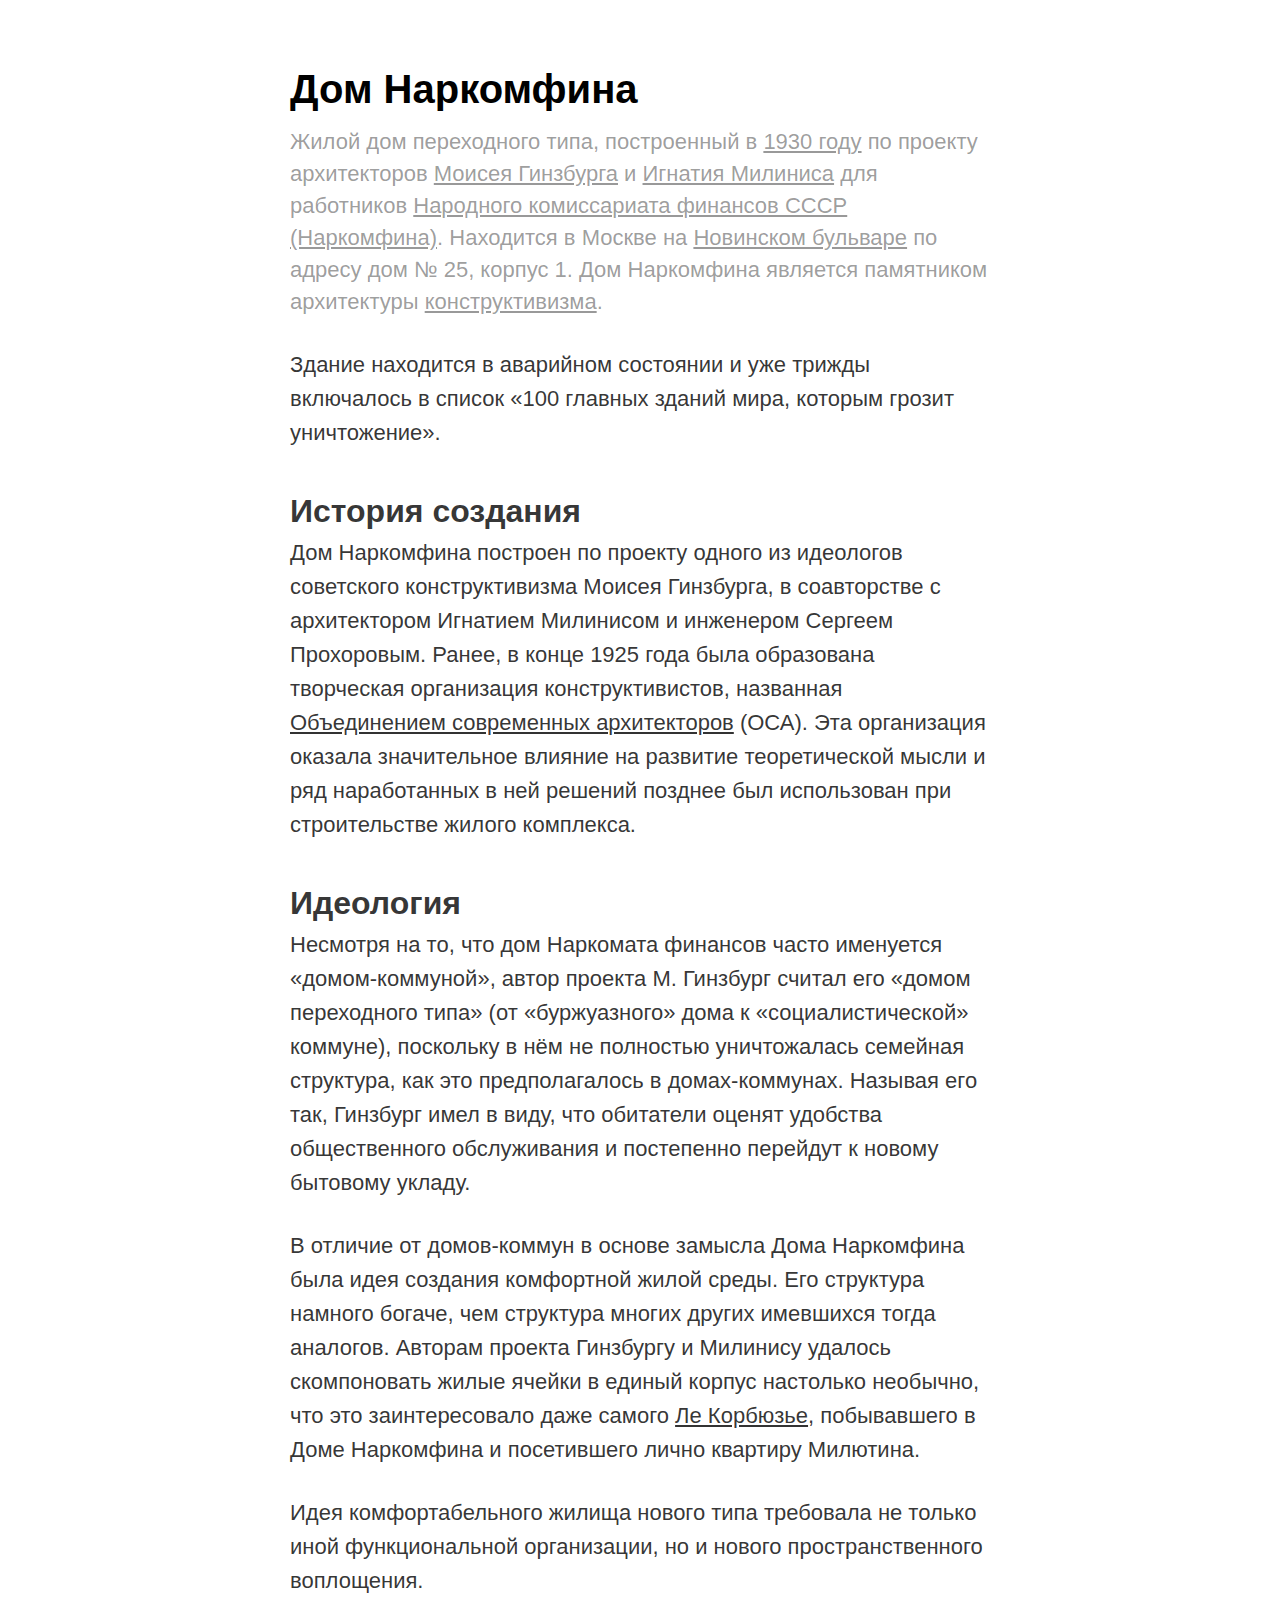
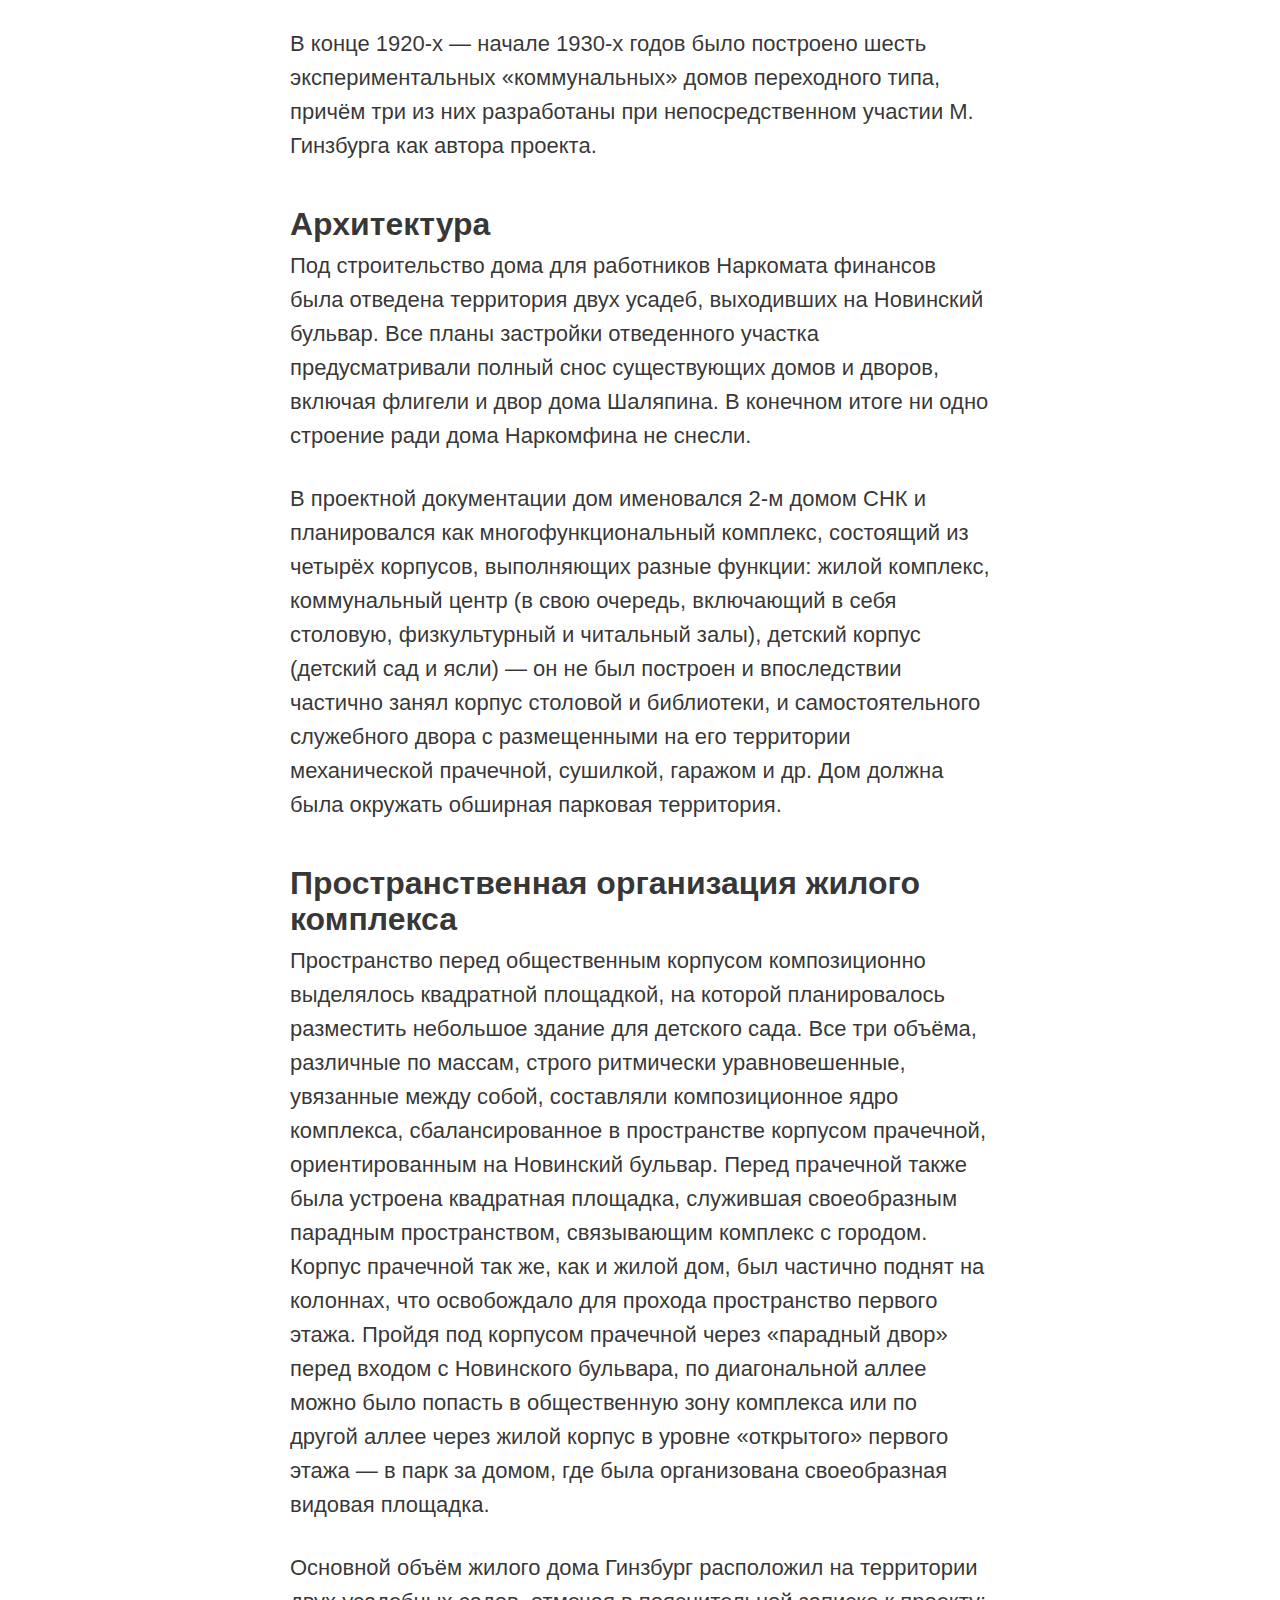
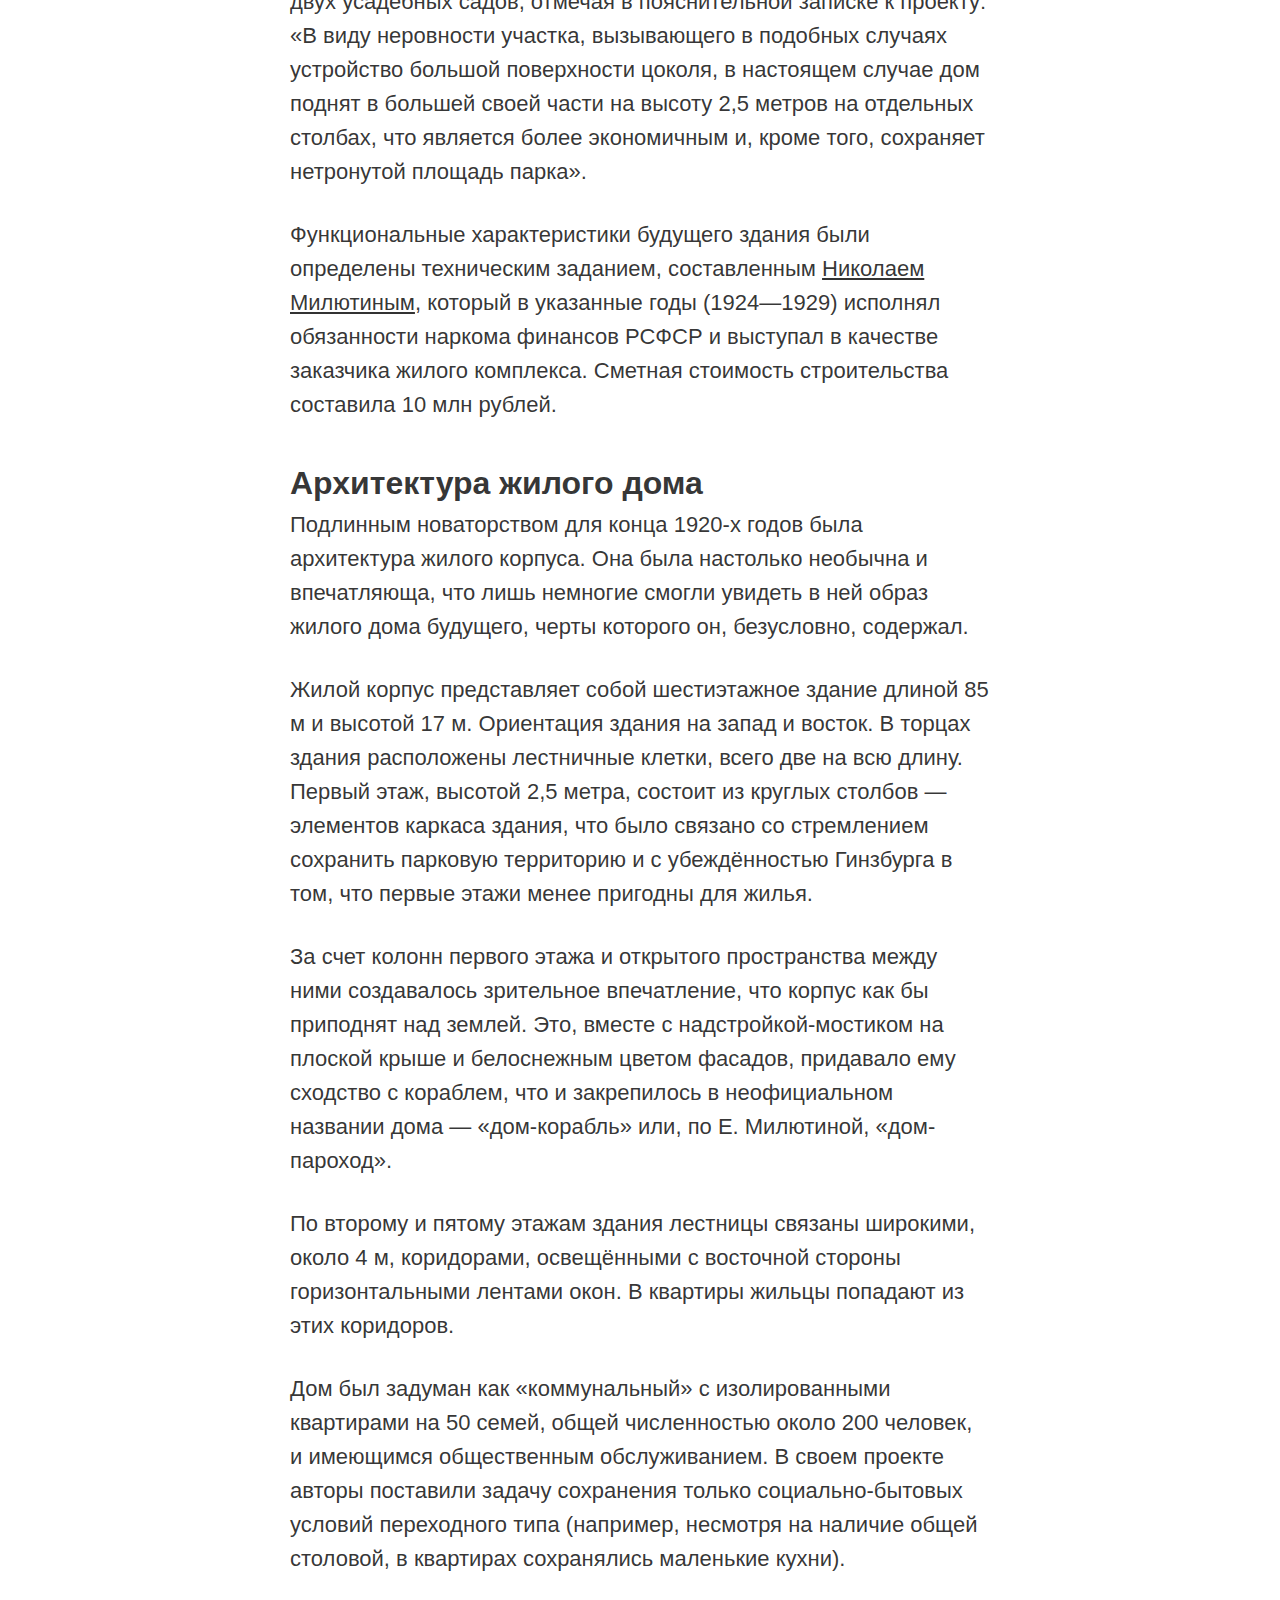
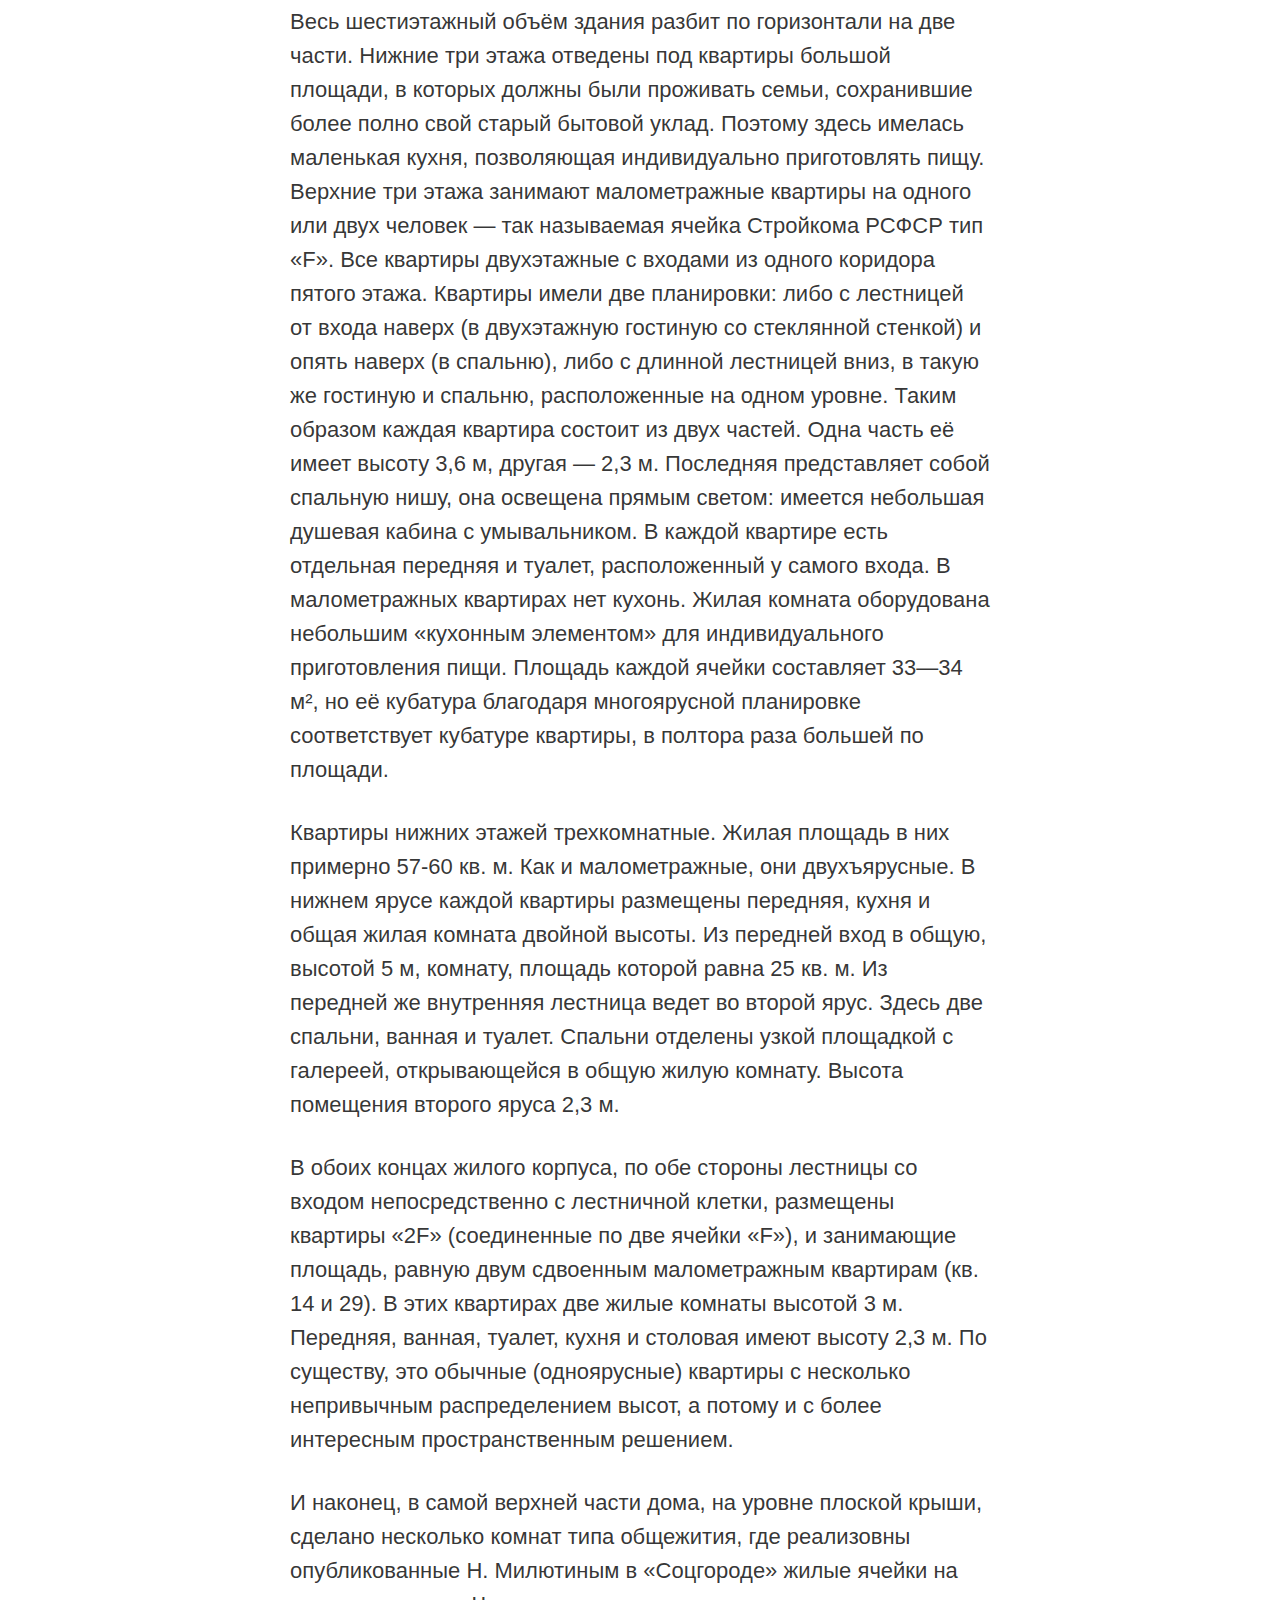
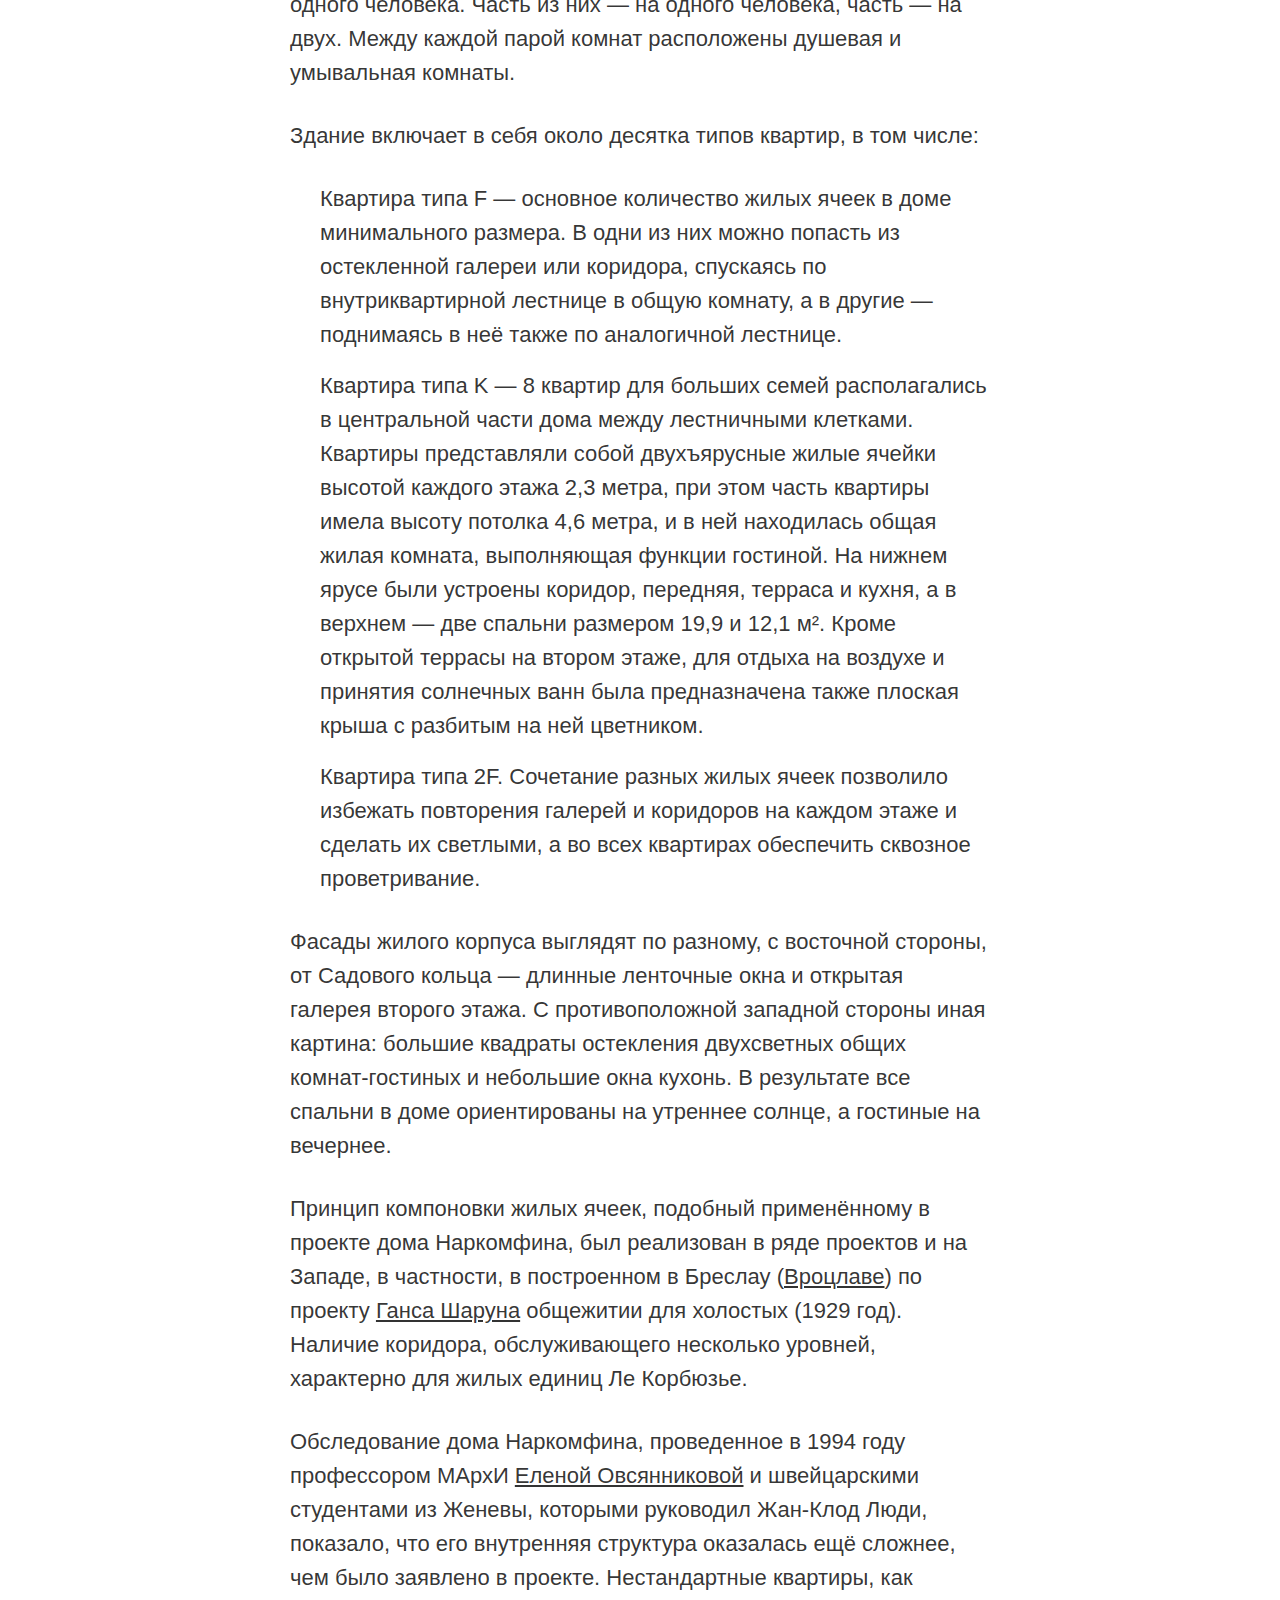
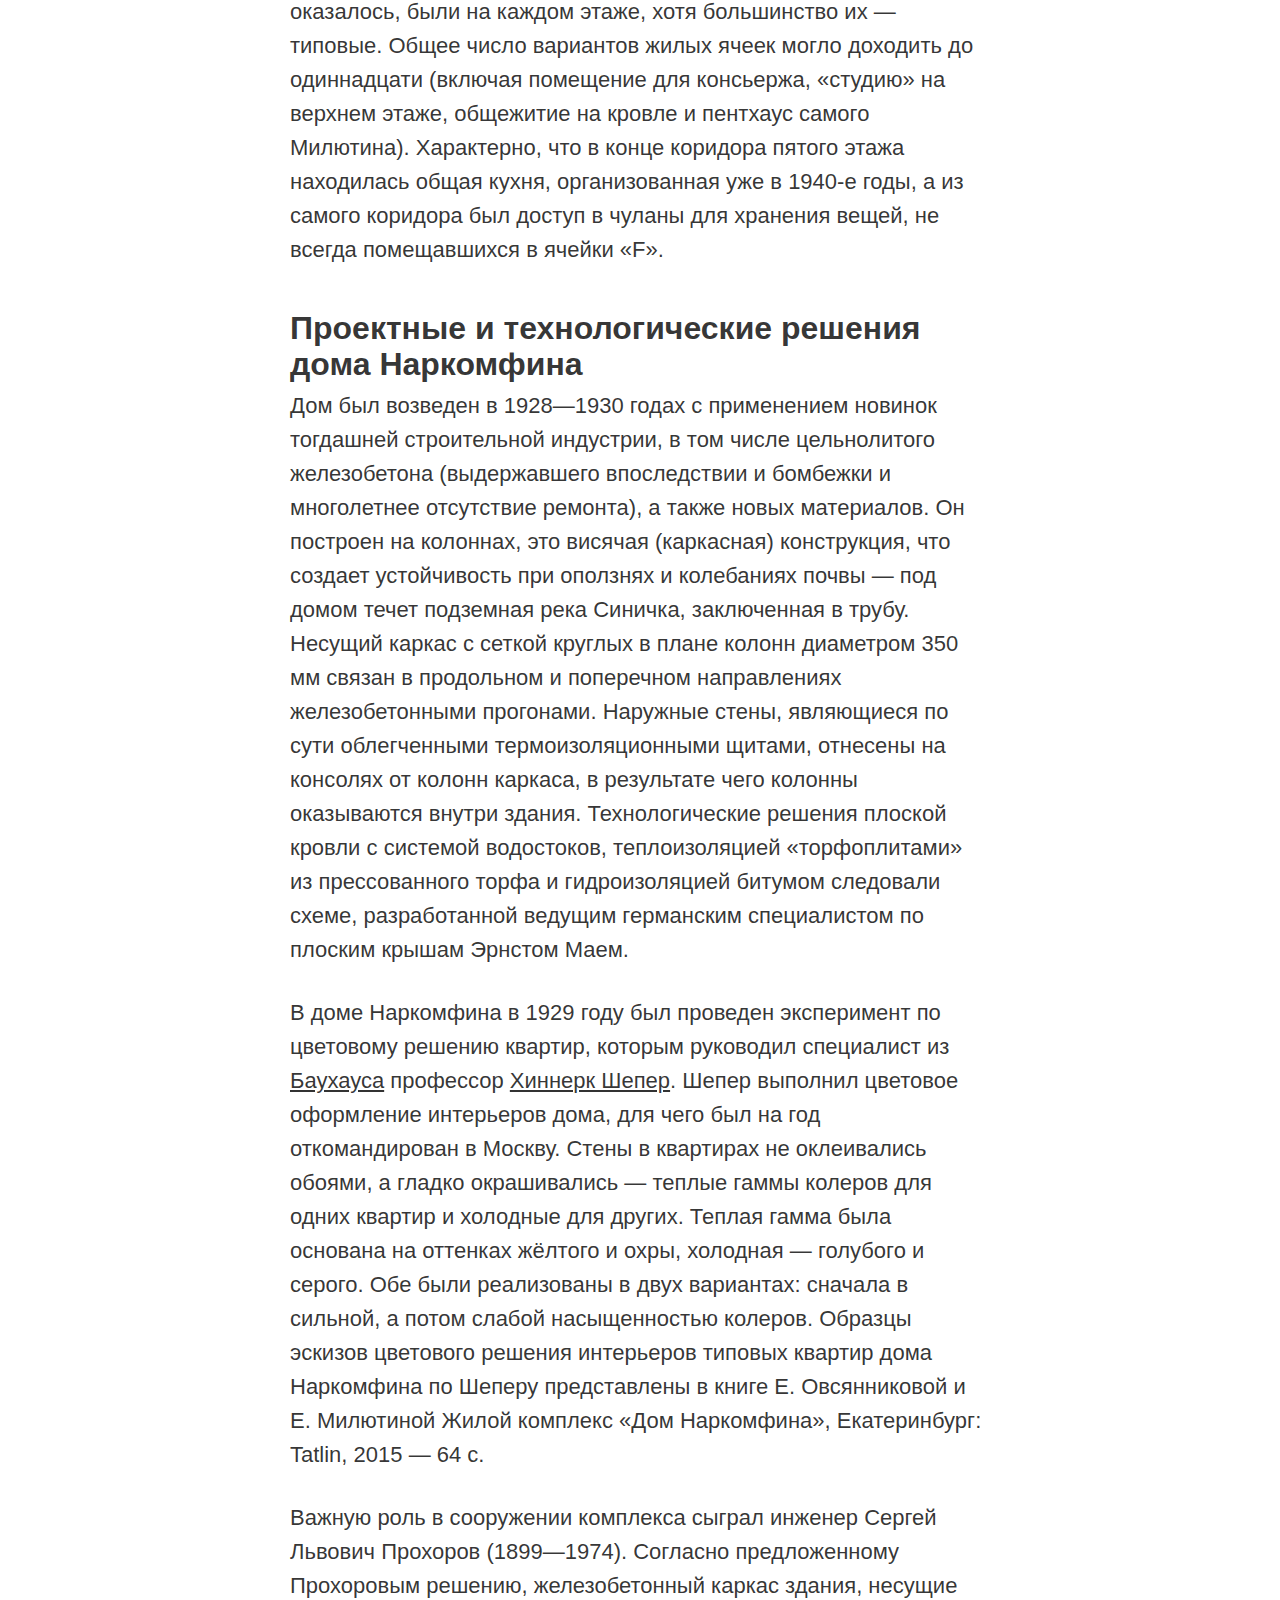
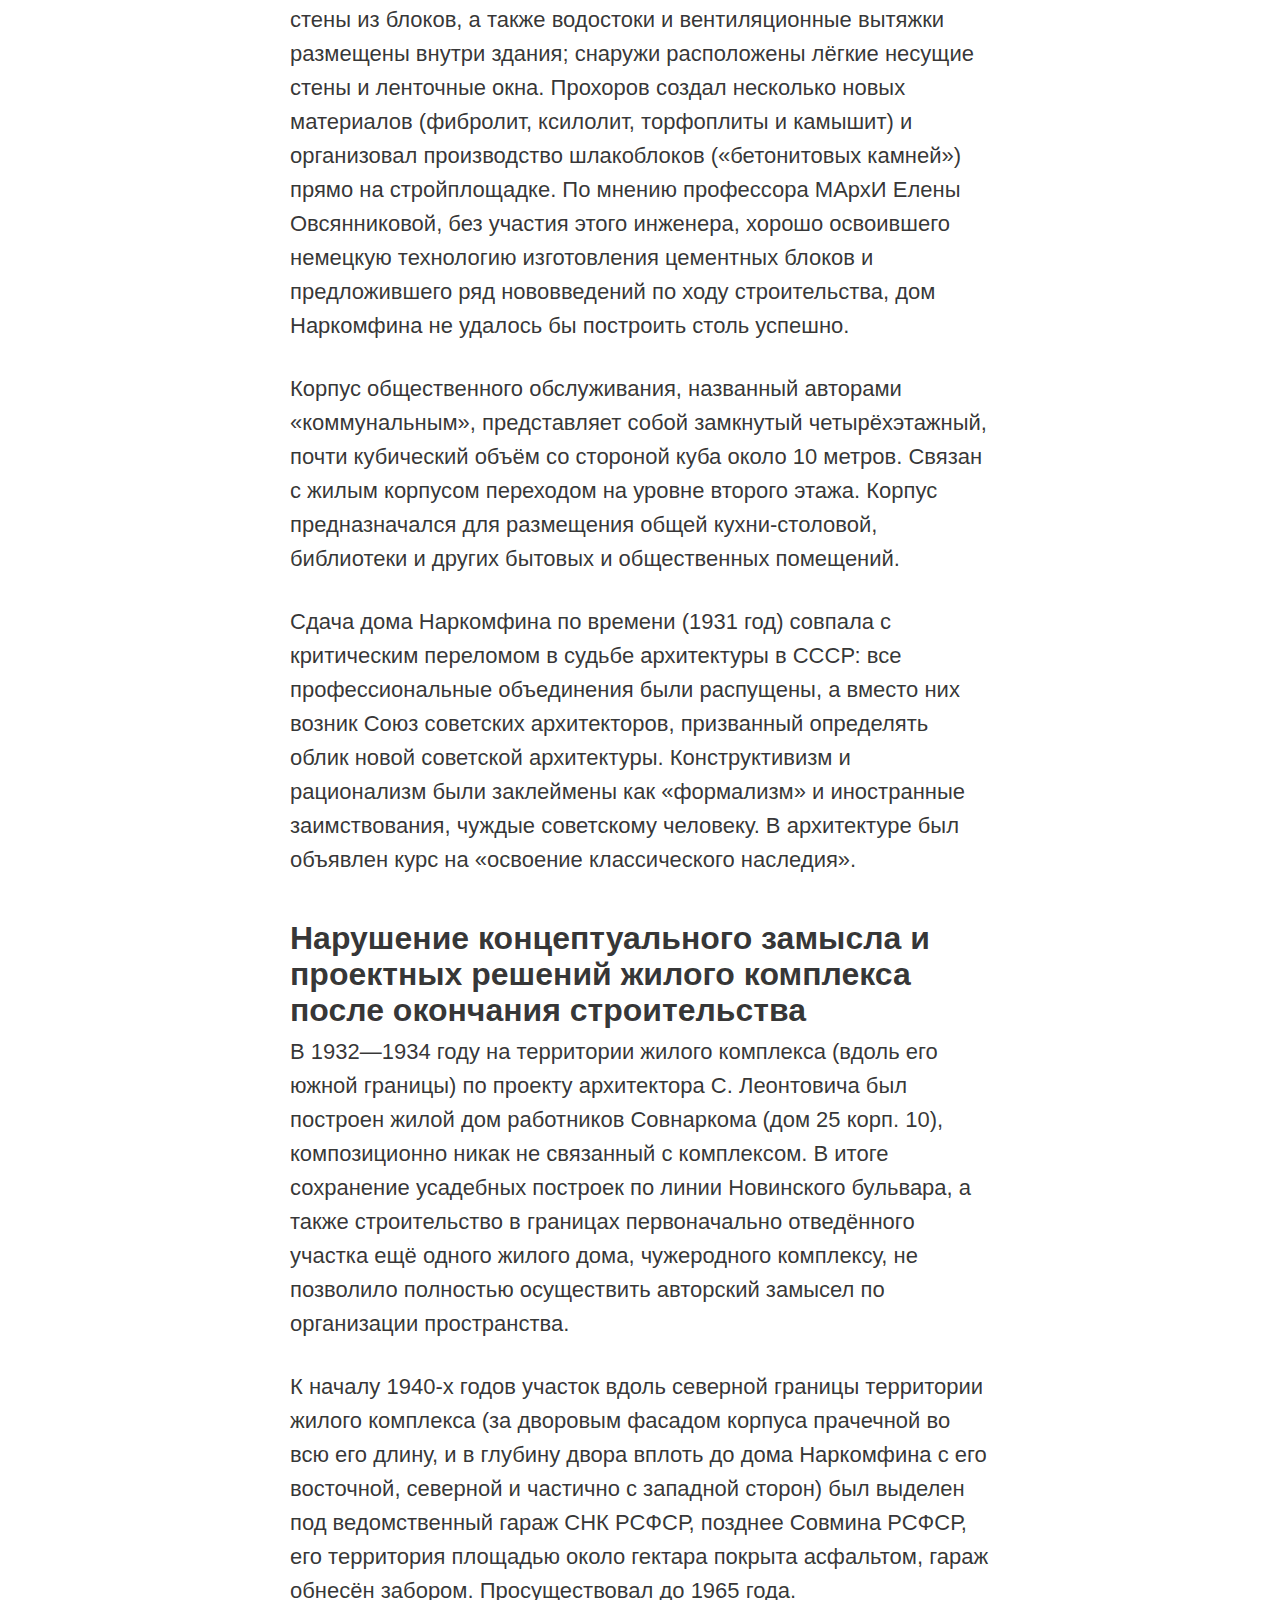
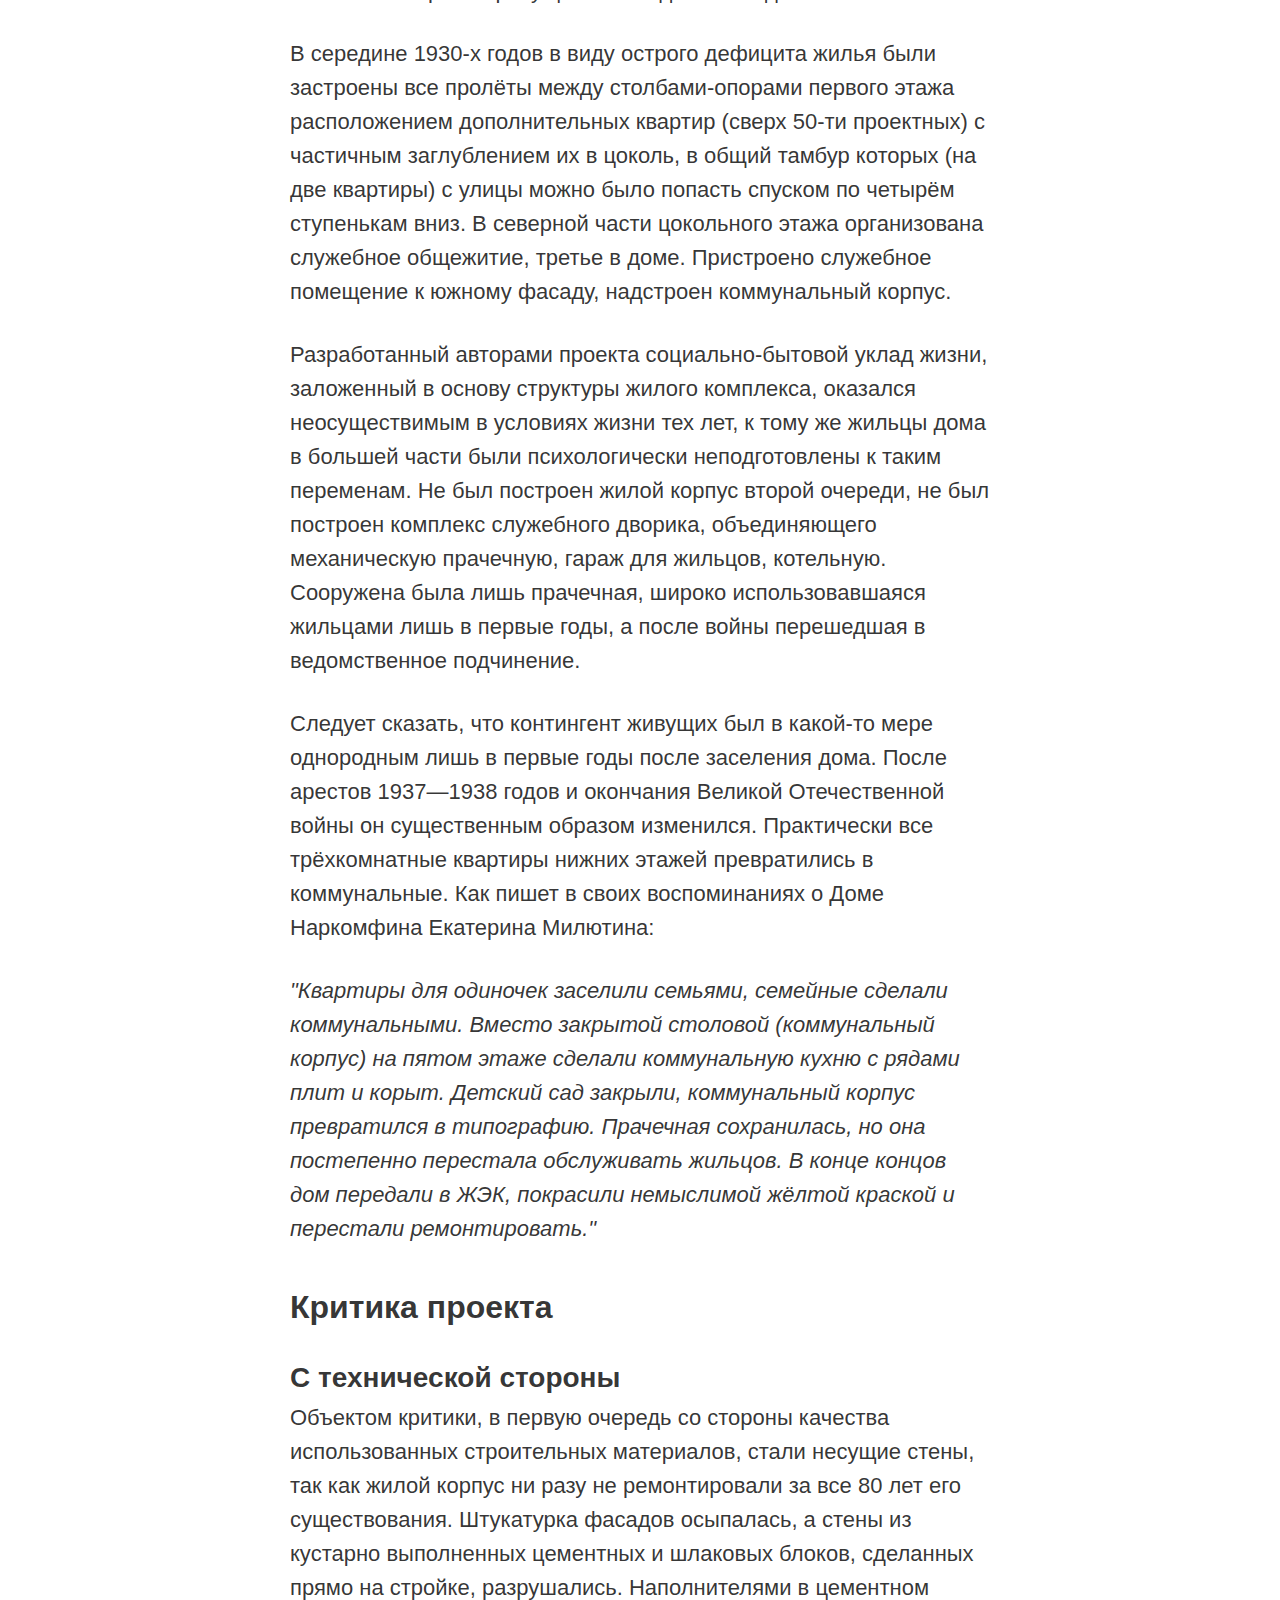
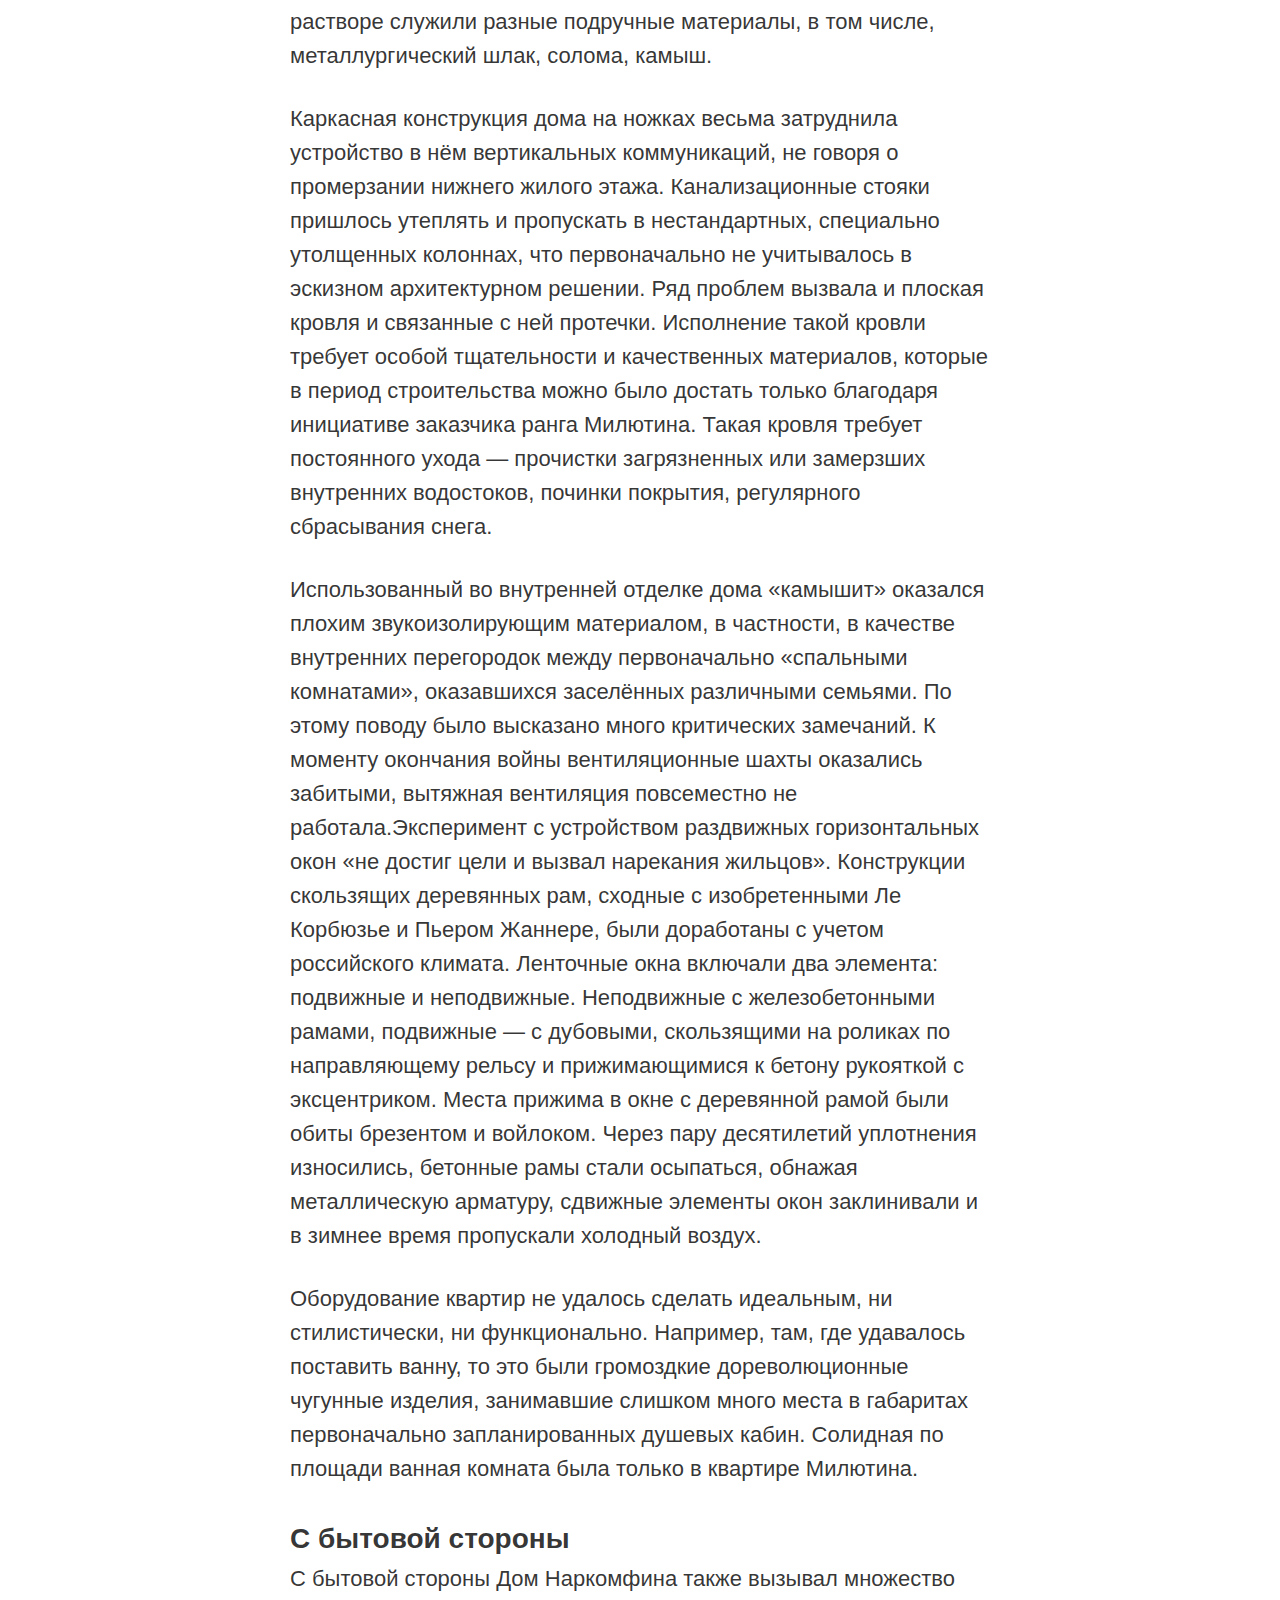
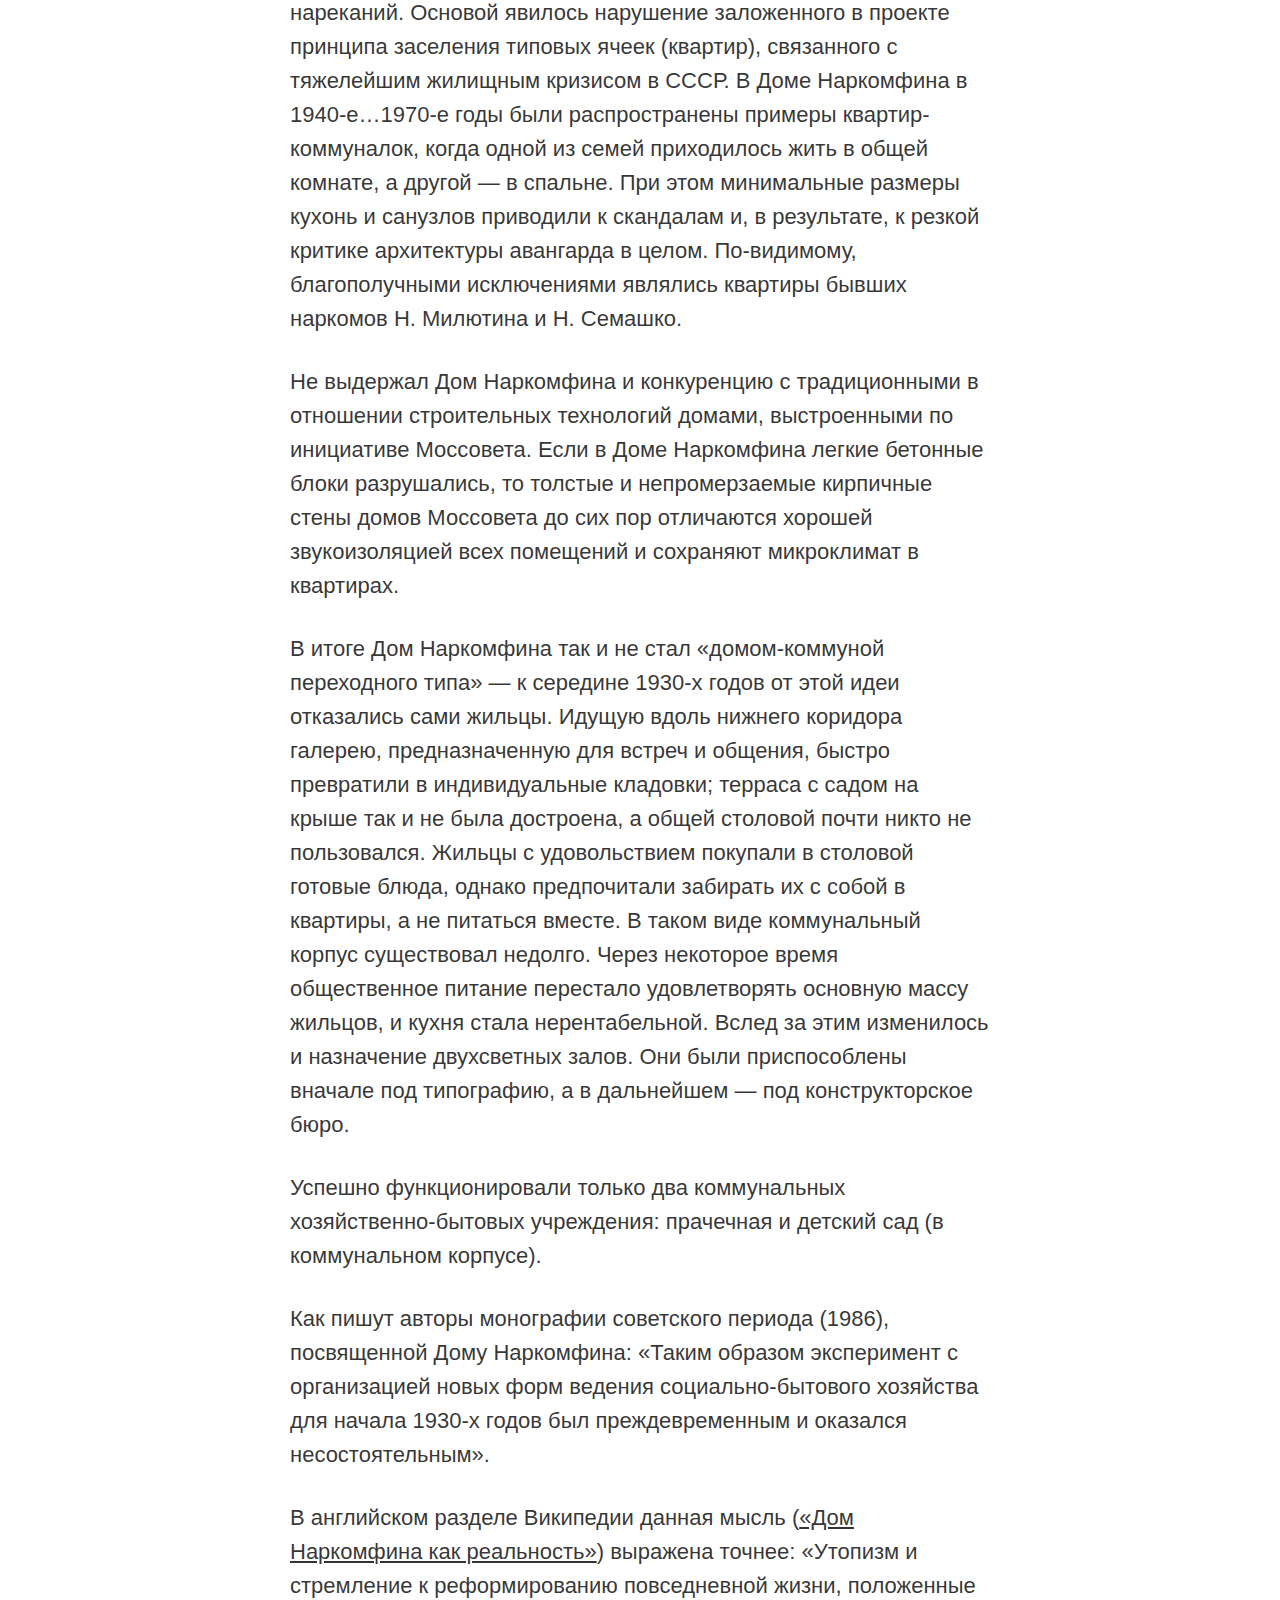
<file: akorshunovaa/index.html>
<!DOCTYPE html>
<html>
  <head>
    <meta charset="utf-8">
    <title>Дом Наркомфина</title>
    <link rel="stylesheet" href="style.css">
  </head>
  <body>
    <h1>Дом Наркомфина</h1>
    <p>Жилой дом переходного типа, построенный в <a target="_blank" href="https://ru.wikipedia.org/wiki/1930_%D0%B3%D0%BE%D0%B4">1930 году</a> по проекту архитекторов <a target="_blank" href="https://ru.wikipedia.org/wiki/%D0%93%D0%B8%D0%BD%D0%B7%D0%B1%D1%83%D1%80%D0%B3,_%D0%9C%D0%BE%D0%B8%D1%81%D0%B5%D0%B9_%D0%AF%D0%BA%D0%BE%D0%B2%D0%BB%D0%B5%D0%B2%D0%B8%D1%87">Моисея Гинзбурга</a> и <a target="_blank" href="https://ru.wikipedia.org/wiki/%D0%9C%D0%B8%D0%BB%D0%B8%D0%BD%D0%B8%D1%81,_%D0%98%D0%B3%D0%BD%D0%B0%D1%82%D0%B8%D0%B9_%D0%A4%D1%80%D0%B0%D0%BD%D1%86%D0%B5%D0%B2%D0%B8%D1%87">Игнатия Милиниса</a> для работников <a target="_blank" href="https://ru.wikipedia.org/wiki/%D0%9D%D0%B0%D1%80%D0%BE%D0%B4%D0%BD%D1%8B%D0%B9_%D0%BA%D0%BE%D0%BC%D0%B8%D1%81%D1%81%D0%B0%D1%80%D0%B8%D0%B0%D1%82_%D1%84%D0%B8%D0%BD%D0%B0%D0%BD%D1%81%D0%BE%D0%B2">Народного комиссариата финансов СССР (Наркомфина)</a>. Находится в Москве на <a target="_blank" href="https://ru.wikipedia.org/wiki/%D0%9D%D0%BE%D0%B2%D0%B8%D0%BD%D1%81%D0%BA%D0%B8%D0%B9_%D0%B1%D1%83%D0%BB%D1%8C%D0%B2%D0%B0%D1%80">Новинском бульваре</a> по адресу дом № 25, корпус 1. Дом Наркомфина является памятником архитектуры <a target="_blank" href="https://ru.wikipedia.org/wiki/%D0%9A%D0%BE%D0%BD%D1%81%D1%82%D1%80%D1%83%D0%BA%D1%82%D0%B8%D0%B2%D0%B8%D0%B7%D0%BC_(%D0%B8%D1%81%D0%BA%D1%83%D1%81%D1%81%D1%82%D0%B2%D0%BE)">конструктивизма</a>.</p>
    <p>Здание находится в аварийном состоянии и уже трижды включалось в список «100 главных зданий мира, которым грозит уничтожение».</p>

    <h2>История создания </h2>
    <p>Дом Наркомфина построен по проекту одного из идеологов советского конструктивизма Моисея Гинзбурга, в соавторстве с архитектором Игнатием Милинисом и инженером Сергеем Прохоровым. Ранее, в конце 1925 года была образована творческая организация конструктивистов, названная <a target="_blank" href="https://ru.wikipedia.org/wiki/%D0%9E%D0%B1%D1%8A%D0%B5%D0%B4%D0%B8%D0%BD%D0%B5%D0%BD%D0%B8%D0%B5_%D1%81%D0%BE%D0%B2%D1%80%D0%B5%D0%BC%D0%B5%D0%BD%D0%BD%D1%8B%D1%85_%D0%B0%D1%80%D1%85%D0%B8%D1%82%D0%B5%D0%BA%D1%82%D0%BE%D1%80%D0%BE%D0%B2">Объединением современных архитекторов</a> (ОСА). Эта организация оказала значительное влияние на развитие теоретической мысли и ряд наработанных в ней решений позднее был использован при строительстве жилого комплекса.</p>

    <h2>Идеология</h2>
    <p>Несмотря на то, что дом Наркомата финансов часто именуется «домом-коммуной», автор проекта М. Гинзбург считал его «домом переходного типа» (от «буржуазного» дома к «социалистической» коммуне), поскольку в нём не полностью уничтожалась семейная структура, как это предполагалось в домах-коммунах. Называя его так, Гинзбург имел в виду, что обитатели оценят удобства общественного обслуживания и постепенно перейдут к новому бытовому укладу.</p>
    <p>В отличие от домов-коммун в основе замысла Дома Наркомфина была идея создания комфортной жилой среды. Его структура намного богаче, чем структура многих других имевшихся тогда аналогов. Авторам проекта Гинзбургу и Милинису удалось скомпоновать жилые ячейки в единый корпус настолько необычно, что это заинтересовало даже самого <a target="_blank" href="https://ru.wikipedia.org/wiki/%D0%9B%D0%B5_%D0%9A%D0%BE%D1%80%D0%B1%D1%8E%D0%B7%D1%8C%D0%B5">Ле Корбюзье</a>, побывавшего в Доме Наркомфина и посетившего лично квартиру Милютина.</p>
    <p>Идея комфортабельного жилища нового типа требовала не только иной функциональной организации, но и нового пространственного воплощения.</p>
    <p>В конце 1920-х — начале 1930-х годов было построено шесть экспериментальных «коммунальных» домов переходного типа, причём три из них разработаны при непосредственном участии М. Гинзбурга как автора проекта.</p>

    <h2>Архитектура</h2>
    <p>Под строительство дома для работников Наркомата финансов была отведена территория двух усадеб, выходивших на Новинский бульвар. Все планы застройки отведенного участка предусматривали полный снос существующих домов и дворов, включая флигели и двор дома Шаляпина. В конечном итоге ни одно строение ради дома Наркомфина не снесли.</p>
    <p>В проектной документации дом именовался 2-м домом СНК и планировался как многофункциональный комплекс, состоящий из четырёх корпусов, выполняющих разные функции: жилой комплекс, коммунальный центр (в свою очередь, включающий в себя столовую, физкультурный и читальный залы), детский корпус (детский сад и ясли) — он не был построен и впоследствии частично занял корпус столовой и библиотеки, и самостоятельного служебного двора с размещенными на его территории механической прачечной, сушилкой, гаражом и др. Дом должна была окружать обширная парковая территория.</p>

    <h2>Пространственная организация жилого комплекса</h2>
    <p>Пространство перед общественным корпусом композиционно выделялось квадратной площадкой, на которой планировалось разместить небольшое здание для детского сада. Все три объёма, различные по массам, строго ритмически уравновешенные, увязанные между собой, составляли композиционное ядро комплекса, сбалансированное в пространстве корпусом прачечной, ориентированным на Новинский бульвар. Перед прачечной также была устроена квадратная площадка, служившая своеобразным парадным пространством, связывающим комплекс с городом. Корпус прачечной так же, как и жилой дом, был частично поднят на колоннах, что освобождало для прохода пространство первого этажа. Пройдя под корпусом прачечной через «парадный двор» перед входом с Новинского бульвара, по диагональной аллее можно было попасть в общественную зону комплекса или по другой аллее через жилой корпус в уровне «открытого» первого этажа — в парк за домом, где была организована своеобразная видовая площадка.</p>
    <p>Основной объём жилого дома Гинзбург расположил на территории двух усадебных садов, отмечая в пояснительной записке к проекту: «В виду неровности участка, вызывающего в подобных случаях устройство большой поверхности цоколя, в настоящем случае дом поднят в большей своей части на высоту 2,5 метров на отдельных столбах, что является более экономичным и, кроме того, сохраняет нетронутой площадь парка».</p>
    <p>Функциональные характеристики будущего здания были определены техническим заданием, составленным <a target="_blank" href="https://ru.wikipedia.org/wiki/%D0%9C%D0%B8%D0%BB%D1%8E%D1%82%D0%B8%D0%BD,_%D0%9D%D0%B8%D0%BA%D0%BE%D0%BB%D0%B0%D0%B9_%D0%90%D0%BB%D0%B5%D0%BA%D1%81%D0%B0%D0%BD%D0%B4%D1%80%D0%BE%D0%B2%D0%B8%D1%87">Николаем Милютиным</a>, который в указанные годы (1924—1929) исполнял обязанности наркома финансов РСФСР и выступал в качестве заказчика жилого комплекса. Сметная стоимость строительства составила 10 млн рублей.</p>

    <h2>Архитектура жилого дома</h2>
    <p>Подлинным новаторством для конца 1920-х годов была архитектура жилого корпуса. Она была настолько необычна и впечатляюща, что лишь немногие смогли увидеть в ней образ жилого дома будущего, черты которого он, безусловно, содержал.</p>
    <p>Жилой корпус представляет собой шестиэтажное здание длиной 85 м и высотой 17 м. Ориентация здания на запад и восток. В торцах здания расположены лестничные клетки, всего две на всю длину. Первый этаж, высотой 2,5 метра, состоит из круглых столбов — элементов каркаса здания, что было связано со стремлением сохранить парковую территорию и с убеждённостью Гинзбурга в том, что первые этажи менее пригодны для жилья.</p>
    <p>За счет колонн первого этажа и открытого пространства между ними создавалось зрительное впечатление, что корпус как бы приподнят над землей. Это, вместе с надстройкой-мостиком на плоской крыше и белоснежным цветом фасадов, придавало ему сходство с кораблем, что и закрепилось в неофициальном названии дома — «дом-корабль» или, по Е. Милютиной, «дом-пароход».</p>
    <p>По второму и пятому этажам здания лестницы связаны широкими, около 4 м, коридорами, освещёнными с восточной стороны горизонтальными лентами окон. В квартиры жильцы попадают из этих коридоров.</p>
    <p>Дом был задуман как «коммунальный» с изолированными квартирами на 50 семей, общей численностью около 200 человек, и имеющимся общественным обслуживанием. В своем проекте авторы поставили задачу сохранения только социально-бытовых условий переходного типа (например, несмотря на наличие общей столовой, в квартирах сохранялись маленькие кухни).</p>
    <p>Весь шестиэтажный объём здания разбит по горизонтали на две части. Нижние три этажа отведены под квартиры большой площади, в которых должны были проживать семьи, сохранившие более полно свой старый бытовой уклад. Поэтому здесь имелась маленькая кухня, позволяющая индивидуально приготовлять пищу. Верхние три этажа занимают малометражные квартиры на одного или двух человек — так называемая ячейка Стройкома РСФСР тип «F». Все квартиры двухэтажные с входами из одного коридора пятого этажа. Квартиры имели две планировки: либо с лестницей от входа наверх (в двухэтажную гостиную со стеклянной стенкой) и опять наверх (в спальню), либо с длинной лестницей вниз, в такую же гостиную и спальню, расположенные на одном уровне. Таким образом каждая квартира состоит из двух частей. Одна часть её имеет высоту 3,6 м, другая — 2,3 м. Последняя представляет собой спальную нишу, она освещена прямым светом: имеется небольшая душевая кабина с умывальником. В каждой квартире есть отдельная передняя и туалет, расположенный у самого входа. В малометражных квартирах нет кухонь. Жилая комната оборудована небольшим «кухонным элементом» для индивидуального приготовления пищи. Площадь каждой ячейки составляет 33—34 м², но её кубатура благодаря многоярусной планировке соответствует кубатуре квартиры, в полтора раза большей по площади.</p>
    <p>Квартиры нижних этажей трехкомнатные. Жилая площадь в них примерно 57-60 кв. м. Как и малометражные, они двухъярусные. В нижнем ярусе каждой квартиры размещены передняя, кухня и общая жилая комната двойной высоты. Из передней вход в общую, высотой 5 м, комнату, площадь которой равна 25 кв. м. Из передней же внутренняя лестница ведет во второй ярус. Здесь две спальни, ванная и туалет. Спальни отделены узкой площадкой с галереей, открывающейся в общую жилую комнату. Высота помещения второго яруса 2,3 м.</p>
    <p>В обоих концах жилого корпуса, по обе стороны лестницы со входом непосредственно с лестничной клетки, размещены квартиры «2F» (соединенные по две ячейки «F»), и занимающие площадь, равную двум сдвоенным малометражным квартирам (кв. 14 и 29). В этих квартирах две жилые комнаты высотой 3 м. Передняя, ванная, туалет, кухня и столовая имеют высоту 2,3 м. По существу, это обычные (одноярусные) квартиры с несколько непривычным распределением высот, а потому и с более интересным пространственным решением.</p>
    <p>И наконец, в самой верхней части дома, на уровне плоской крыши, сделано несколько комнат типа общежития, где реализовны опубликованные Н. Милютиным в «Соцгороде» жилые ячейки на одного человека. Часть из них — на одного человека, часть — на двух. Между каждой парой комнат расположены душевая и умывальная комнаты.</p>
    <p>Здание включает в себя около десятка типов квартир, в том числе:</p>
    <ul>
      <li>Квартира типа F — основное количество жилых ячеек в доме минимального размера. В одни из них можно попасть из остекленной галереи или коридора, спускаясь по внутриквартирной лестнице в общую комнату, а в другие — поднимаясь в неё также по аналогичной лестнице.</li>
      <li>Квартира типа K — 8 квартир для больших семей располагались в центральной части дома между лестничными клетками. Квартиры представляли собой двухъярусные жилые ячейки высотой каждого этажа 2,3 метра, при этом часть квартиры имела высоту потолка 4,6 метра, и в ней находилась общая жилая комната, выполняющая функции гостиной. На нижнем ярусе были устроены коридор, передняя, терраса и кухня, а в верхнем — две спальни размером 19,9 и 12,1 м². Кроме открытой террасы на втором этаже, для отдыха на воздухе и принятия солнечных ванн была предназначена также плоская крыша с разбитым на ней цветником.</li>
      <li>Квартира типа 2F. Сочетание разных жилых ячеек позволило избежать повторения галерей и коридоров на каждом этаже и сделать их светлыми, а во всех квартирах обеспечить сквозное проветривание.</li>
    </ul>
    <p>Фасады жилого корпуса выглядят по разному, с восточной стороны, от Садового кольца — длинные ленточные окна и открытая галерея второго этажа. С противоположной западной стороны иная картина: большие квадраты остекления двухсветных общих комнат-гостиных и небольшие окна кухонь. В результате все спальни в доме ориентированы на утреннее солнце, а гостиные на вечернее.</p>
    <p>Принцип компоновки жилых ячеек, подобный применённому в проекте дома Наркомфина, был реализован в ряде проектов и на Западе, в частности, в построенном в Бреслау (<a target="_blank" href="https://ru.wikipedia.org/wiki/%D0%92%D1%80%D0%BE%D1%86%D0%BB%D0%B0%D0%B2">Вроцлаве</a>) по проекту <a target="_blank" href="https://ru.wikipedia.org/wiki/%D0%A8%D0%B0%D1%80%D1%83%D0%BD,_%D0%93%D0%B0%D0%BD%D1%81_%D0%91%D0%B5%D1%80%D0%BD%D1%85%D0%B0%D1%80%D0%B4">Ганса Шаруна</a> общежитии для холостых (1929 год). Наличие коридора, обслуживающего несколько уровней, характерно для жилых единиц Ле Корбюзье.</p>
    <p>Обследование дома Наркомфина, проведенное в 1994 году профессором МАрхИ <a target="_blank" href="https://ru.wikipedia.org/wiki/%D0%9E%D0%B2%D1%81%D1%8F%D0%BD%D0%BD%D0%B8%D0%BA%D0%BE%D0%B2%D0%B0,_%D0%95%D0%BB%D0%B5%D0%BD%D0%B0_%D0%91%D0%BE%D1%80%D0%B8%D1%81%D0%BE%D0%B2%D0%BD%D0%B0">Еленой Овсянниковой</a> и швейцарскими студентами из Женевы, которыми руководил Жан-Клод Люди, показало, что его внутренняя структура оказалась ещё сложнее, чем было заявлено в проекте. Нестандартные квартиры, как оказалось, были на каждом этаже, хотя большинство их — типовые. Общее число вариантов жилых ячеек могло доходить до одиннадцати (включая помещение для консьержа, «студию» на верхнем этаже, общежитие на кровле и пентхаус самого Милютина). Характерно, что в конце коридора пятого этажа находилась общая кухня, организованная уже в 1940-е годы, а из самого коридора был доступ в чуланы для хранения вещей, не всегда помещавшихся в ячейки «F».</p>

    <h2>Проектные и технологические решения дома Наркомфина</h2>
    <p>Дом был возведен в 1928—1930 годах с применением новинок тогдашней строительной индустрии, в том числе цельнолитого железобетона (выдержавшего впоследствии и бомбежки и многолетнее отсутствие ремонта), а также новых материалов. Он построен на колоннах, это висячая (каркасная) конструкция, что создает устойчивость при оползнях и колебаниях почвы — под домом течет подземная река Синичка, заключенная в трубу. Несущий каркас с сеткой круглых в плане колонн диаметром 350 мм связан в продольном и поперечном направлениях железобетонными прогонами. Наружные стены, являющиеся по сути облегченными термоизоляционными щитами, отнесены на консолях от колонн каркаса, в результате чего колонны оказываются внутри здания. Технологические решения плоской кровли с системой водостоков, теплоизоляцией «торфоплитами» из прессованного торфа и гидроизоляцией битумом следовали схеме, разработанной ведущим германским специалистом по плоским крышам Эрнстом Маем.</p>
    <p>В доме Наркомфина в 1929 году был проведен эксперимент по цветовому решению квартир, которым руководил специалист из <a target="_blank" href="https://ru.wikipedia.org/wiki/%D0%91%D0%B0%D1%83%D1%85%D0%B0%D1%83%D1%81">Баухауса</a> профессор <a target="_blank" href="https://de.wikipedia.org/wiki/Hinnerk_Scheper">Хиннерк Шепер</a>. Шепер выполнил цветовое оформление интерьеров дома, для чего был на год откомандирован в Москву. Стены в квартирах не оклеивались обоями, а гладко окрашивались — теплые гаммы колеров для одних квартир и холодные для других. Теплая гамма была основана на оттенках жёлтого и охры, холодная — голубого и серого. Обе были реализованы в двух вариантах: сначала в сильной, а потом слабой насыщенностью колеров. Образцы эскизов цветового решения интерьеров типовых квартир дома Наркомфина по Шеперу представлены в книге Е. Овсянниковой и Е. Милютиной Жилой комплекс «Дом Наркомфина», Екатеринбург: Tatlin, 2015 — 64 с.</p>
    <p>Важную роль в сооружении комплекса сыграл инженер Сергей Львович Прохоров (1899—1974). Согласно предложенному Прохоровым решению, железобетонный каркас здания, несущие стены из блоков, а также водостоки и вентиляционные вытяжки размещены внутри здания; снаружи расположены лёгкие несущие стены и ленточные окна. Прохоров создал несколько новых материалов (фибролит, ксилолит, торфоплиты и камышит) и организовал производство шлакоблоков («бетонитовых камней») прямо на стройплощадке. По мнению профессора МАрхИ Елены Овсянниковой, без участия этого инженера, хорошо освоившего немецкую технологию изготовления цементных блоков и предложившего ряд нововведений по ходу строительства, дом Наркомфина не удалось бы построить столь успешно.</p>
    <p>Корпус общественного обслуживания, названный авторами «коммунальным», представляет собой замкнутый четырёхэтажный, почти кубический объём со стороной куба около 10 метров. Связан с жилым корпусом переходом на уровне второго этажа. Корпус предназначался для размещения общей кухни-столовой, библиотеки и других бытовых и общественных помещений.</p>
    <p>Сдача дома Наркомфина по времени (1931 год) совпала с критическим переломом в судьбе архитектуры в СССР: все профессиональные объединения были распущены, а вместо них возник Союз советских архитекторов, призванный определять облик новой советской архитектуры. Конструктивизм и рационализм были заклеймены как «формализм» и иностранные заимствования, чуждые советскому человеку. В архитектуре был объявлен курс на «освоение классического наследия».</p>

    <h2>Нарушение концептуального замысла и проектных решений жилого комплекса после окончания строительства</h2>
    <p>В 1932—1934 году на территории жилого комплекса (вдоль его южной границы) по проекту архитектора С. Леонтовича был построен жилой дом работников Совнаркома (дом 25 корп. 10), композиционно никак не связанный с комплексом. В итоге сохранение усадебных построек по линии Новинского бульвара, а также строительство в границах первоначально отведённого участка ещё одного жилого дома, чужеродного комплексу, не позволило полностью осуществить авторский замысел по организации пространства.</p>
    <p>К началу 1940-х годов участок вдоль северной границы территории жилого комплекса (за дворовым фасадом корпуса прачечной во всю его длину, и в глубину двора вплоть до дома Наркомфина с его восточной, северной и частично с западной сторон) был выделен под ведомственный гараж СНК РСФСР, позднее Совмина РСФСР, его территория площадью около гектара покрыта асфальтом, гараж обнесён забором. Просуществовал до 1965 года.</p>
    <p>В середине 1930-х годов в виду острого дефицита жилья были застроены все пролёты между столбами-опорами первого этажа расположением дополнительных квартир (сверх 50-ти проектных) с частичным заглублением их в цоколь, в общий тамбур которых (на две квартиры) с улицы можно было попасть спуском по четырём ступенькам вниз. В северной части цокольного этажа организована служебное общежитие, третье в доме. Пристроено служебное помещение к южному фасаду, надстроен коммунальный корпус.</p>
    <p>Разработанный авторами проекта социально-бытовой уклад жизни, заложенный в основу структуры жилого комплекса, оказался неосуществимым в условиях жизни тех лет, к тому же жильцы дома в большей части были психологически неподготовлены к таким переменам. Не был построен жилой корпус второй очереди, не был построен комплекс служебного дворика, объединяющего механическую прачечную, гараж для жильцов, котельную. Сооружена была лишь прачечная, широко использовавшаяся жильцами лишь в первые годы, а после войны перешедшая в ведомственное подчинение.</p>
    <p>Следует сказать, что контингент живущих был в какой-то мере однородным лишь в первые годы после заселения дома. После арестов 1937—1938 годов и окончания Великой Отечественной войны он существенным образом изменился. Практически все трёхкомнатные квартиры нижних этажей превратились в коммунальные. Как пишет в своих воспоминаниях о Доме Наркомфина Екатерина Милютина: <blockquote>"Квартиры для одиночек заселили семьями, семейные сделали коммунальными. Вместо закрытой столовой (коммунальный корпус) на пятом этаже сделали коммунальную кухню с рядами плит и корыт. Детский сад закрыли, коммунальный корпус превратился в типографию. Прачечная сохранилась, но она постепенно перестала обслуживать жильцов. В конце концов дом передали в ЖЭК, покрасили немыслимой жёлтой краской и перестали ремонтировать."</blockquote> </p>

    <h2>Критика проекта</h2>
    <h3>С технической стороны</h3>
    <p>Объектом критики, в первую очередь со стороны качества использованных строительных материалов, стали несущие стены, так как жилой корпус ни разу не ремонтировали за все 80 лет его существования. Штукатурка фасадов осыпалась, а стены из кустарно выполненных цементных и шлаковых блоков, сделанных прямо на стройке, разрушались. Наполнителями в цементном растворе служили разные подручные материалы, в том числе, металлургический шлак, солома, камыш.</p>
    <p>Каркасная конструкция дома на ножках весьма затруднила устройство в нём вертикальных коммуникаций, не говоря о промерзании нижнего жилого этажа. Канализационные стояки пришлось утеплять и пропускать в нестандартных, специально утолщенных колоннах, что первоначально не учитывалось в эскизном архитектурном решении. Ряд проблем вызвала и плоская кровля и связанные с ней протечки. Исполнение такой кровли требует особой тщательности и качественных материалов, которые в период строительства можно было достать только благодаря инициативе заказчика ранга Милютина. Такая кровля требует постоянного ухода — прочистки загрязненных или замерзших внутренних водостоков, починки покрытия, регулярного сбрасывания снега.</p>
    <p>Использованный во внутренней отделке дома «камышит» оказался плохим звукоизолирующим материалом, в частности, в качестве внутренних перегородок между первоначально «спальными комнатами», оказавшихся заселённых различными семьями. По этому поводу было высказано много критических замечаний. К моменту окончания войны вентиляционные шахты оказались забитыми, вытяжная вентиляция повсеместно не работала.Эксперимент с устройством раздвижных горизонтальных окон «не достиг цели и вызвал нарекания жильцов». Конструкции скользящих деревянных рам, сходные с изобретенными Ле Корбюзье и Пьером Жаннере, были доработаны с учетом российского климата. Ленточные окна включали два элемента: подвижные и неподвижные. Неподвижные с железобетонными рамами, подвижные — с дубовыми, скользящими на роликах по направляющему рельсу и прижимающимися к бетону рукояткой с эксцентриком. Места прижима в окне с деревянной рамой были обиты брезентом и войлоком. Через пару десятилетий уплотнения износились, бетонные рамы стали осыпаться, обнажая металлическую арматуру, сдвижные элементы окон заклинивали и в зимнее время пропускали холодный воздух.</p>
    <p>Оборудование квартир не удалось сделать идеальным, ни стилистически, ни функционально. Например, там, где удавалось поставить ванну, то это были громоздкие дореволюционные чугунные изделия, занимавшие слишком много места в габаритах первоначально запланированных душевых кабин. Солидная по площади ванная комната была только в квартире Милютина.</p>
    <h3>С бытовой стороны</h3>
    <p>С бытовой стороны Дом Наркомфина также вызывал множество нареканий. Основой явилось нарушение заложенного в проекте принципа заселения типовых ячеек (квартир), связанного с тяжелейшим жилищным кризисом в СССР. В Доме Наркомфина в 1940-е…1970-е годы были распространены примеры квартир-коммуналок, когда одной из семей приходилось жить в общей комнате, а другой — в спальне. При этом минимальные размеры кухонь и санузлов приводили к скандалам и, в результате, к резкой критике архитектуры авангарда в целом. По-видимому, благополучными исключениями являлись квартиры бывших наркомов Н. Милютина и Н. Семашко.</p>
    <p>Не выдержал Дом Наркомфина и конкуренцию с традиционными в отношении строительных технологий домами, выстроенными по инициативе Моссовета. Если в Доме Наркомфина легкие бетонные блоки разрушались, то толстые и непромерзаемые кирпичные стены домов Моссовета до сих пор отличаются хорошей звукоизоляцией всех помещений и сохраняют микроклимат в квартирах.</p>
    <p>В итоге Дом Наркомфина так и не стал «домом-коммуной переходного типа» — к середине 1930-х годов от этой идеи отказались сами жильцы. Идущую вдоль нижнего коридора галерею, предназначенную для встреч и общения, быстро превратили в индивидуальные кладовки; терраса с садом на крыше так и не была достроена, а общей столовой почти никто не пользовался. Жильцы с удовольствием покупали в столовой готовые блюда, однако предпочитали забирать их с собой в квартиры, а не питаться вместе. В таком виде коммунальный корпус существовал недолго. Через некоторое время общественное питание перестало удовлетворять основную массу жильцов, и кухня стала нерентабельной. Вслед за этим изменилось и назначение двухсветных залов. Они были приспособлены вначале под типографию, а в дальнейшем — под конструкторское бюро.</p>
    <p>Успешно функционировали только два коммунальных хозяйственно-бытовых учреждения: прачечная и детский сад (в коммунальном корпусе).</p>
    <p>Как пишут авторы монографии советского периода (1986), посвященной Дому Наркомфина: «Таким образом эксперимент с организацией новых форм ведения социально-бытового хозяйства для начала 1930-х годов был преждевременным и оказался несостоятельным».</p>
    <p>В английском разделе Википедии данная мысль (<a target="_blank" href="https://en.wikipedia.org/wiki/Narkomfin_building#The_Narkomfin_building_as_reality">«Дом Наркомфина как реальность»</a>) выражена точнее: «Утопизм и стремление к реформированию повседневной жизни, положенные в основу проекта дома Наркомфина, впали в немилость практически сразу по его завершении. С началом <a target="_blank" href="https://ru.wikipedia.org/wiki/%D0%9F%D0%B5%D1%80%D0%B2%D0%B0%D1%8F_%D0%BF%D1%8F%D1%82%D0%B8%D0%BB%D0%B5%D1%82%D0%BA%D0%B0">пятилетки</a> и консолидации власти Сталиным заложенные идеи коллективизма и феминизма были отвергнуты как левацкие и троцкистские».</p>

    <h2>Известные жители</h2>
    <p>Дом заселялся в 1931 году, одновременно с заселением <a target="_blank" href="https://ru.wikipedia.org/wiki/%D0%94%D0%BE%D0%BC_%D0%BD%D0%B0_%D0%BD%D0%B0%D0%B1%D0%B5%D1%80%D0%B5%D0%B6%D0%BD%D0%BE%D0%B9">Дома на набережной</a>, ул. Серафимовича, д. 2, представителями советской номенклатуры республиканского уровня — чиновниками и функционерами второй руки. Наиболее заметные из них по своему положению занимали квартиры в верхних этажах и в торцах жилого корпуса. Позднее, в 1937—1938 годах, практически все они были осуждены и расстреляны как «враги народа» (см. Ссылки).</p>
    <ul>
      <li><a target="_blank" href="https://ru.wikipedia.org/wiki/%D0%9C%D0%B8%D0%BB%D1%8E%D1%82%D0%B8%D0%BD,_%D0%9D%D0%B8%D0%BA%D0%BE%D0%BB%D0%B0%D0%B9_%D0%90%D0%BB%D0%B5%D0%BA%D1%81%D0%B0%D0%BD%D0%B4%D1%80%D0%BE%D0%B2%D0%B8%D1%87">Н. А. Милютин</a> — в 1924—1929 годах наркомфин РСФСР, в 1929 году председатель Малого СНК — один из идеологов «новых форм социалистического жилища», автор монографии «Соцгород». Квартира Милютина, спроектированная им для своей семьи с согласия М. Гинзбурга, уже после возведения здания, находилась на крыше здания, в помещении, запланированном под вентиляционную камеру, оборудование для которой не было закуплено, из-за нехватки денег. Двухуровневая квартира — первый в мире «пентхауз».</li>
      <li><a target="_blank" href="https://ru.wikipedia.org/wiki/%D0%9A%D1%80%D1%8B%D0%BB%D0%B5%D0%BD%D0%BA%D0%BE,_%D0%9D%D0%B8%D0%BA%D0%BE%D0%BB%D0%B0%D0%B9_%D0%92%D0%B0%D1%81%D0%B8%D0%BB%D1%8C%D0%B5%D0%B2%D0%B8%D1%87">Н. В. Крыленко</a>, кв. 46 — нарком юстиции СССР.</li>
      <li><a target="_blank" href="https://ru.wikipedia.org/wiki/%D0%90%D0%BD%D1%82%D0%BE%D0%BD%D0%BE%D0%B2-%D0%9E%D0%B2%D1%81%D0%B5%D0%B5%D0%BD%D0%BA%D0%BE,_%D0%92%D0%BB%D0%B0%D0%B4%D0%B8%D0%BC%D0%B8%D1%80_%D0%90%D0%BB%D0%B5%D0%BA%D1%81%D0%B0%D0%BD%D0%B4%D1%80%D0%BE%D0%B2%D0%B8%D1%87">В. А. Антонов-Овсеенко</a> кв. 49 — нарком юстиции РСФСР, с женой Софьей Ивановной Левиной.</li>
      <li><a target="_blank" href="https://ru.wikipedia.org/wiki/%D0%9A%D0%B0%D1%80%D0%BF,_%D0%A1%D0%B5%D1%80%D0%B3%D0%B5%D0%B9_%D0%91%D0%B5%D0%BD%D0%B5%D0%B4%D0%B8%D0%BA%D1%82%D0%BE%D0%B2%D0%B8%D1%87">С. Б. Карп</a>, кв. 47 — председатель Госплана РСФСР.</li>
      <li><a target="_blank" href="https://ru.wikipedia.org/wiki/%D0%A1%D0%BE%D0%BA%D0%BE%D0%BB%D0%BE%D0%B2,_%D0%9D%D0%B8%D0%BA%D0%BE%D0%BB%D0%B0%D0%B9_%D0%9A%D0%BE%D0%BD%D1%81%D1%82%D0%B0%D0%BD%D1%82%D0%B8%D0%BD%D0%BE%D0%B2%D0%B8%D1%87">Н. К. Соколов</a>, кв. 42 — председатель Правления Госбанка СССР.</li>
      <li><a target="_blank" href="https://ru.wikipedia.org/wiki/%D0%9B%D0%B8%D1%81%D0%B8%D1%86%D1%8B%D0%BD_%D0%9D%D0%B8%D0%BA%D0%BE%D0%BB%D0%B0%D0%B9_%D0%92%D0%B0%D1%81%D0%B8%D0%BB%D1%8C%D0%B5%D0%B2%D0%B8%D1%87">Н. В. Лисицын</a>, кв. 50 — нарком земледелия РСФСР.</li>
      <li>Герасимов Иван Семенович, кв. 51 — управляющий делами СНК РСФСР.</li>
      <li><a target="_blank" href="https://ru.wikipedia.org/wiki/%D0%A1%D1%83%D0%BB%D0%B8%D0%BC%D0%BE%D0%B2,_%D0%94%D0%B0%D0%BD%D0%B8%D0%B8%D0%BB_%D0%95%D0%B3%D0%BE%D1%80%D0%BE%D0%B2%D0%B8%D1%87">Д. Е. Сулимов</a>, кв. 45 — председатель СНК РСФСР.</li>
      <li>Лебедь Дмитрий Захарович, кв. 43 — зам. председателя Совнаркома РСФСР.</li>
      <li><a target="_blank" href="https://ru.wikipedia.org/wiki/%D0%A1%D0%B5%D0%BC%D0%B0%D1%88%D0%BA%D0%BE,_%D0%9D%D0%B8%D0%BA%D0%BE%D0%BB%D0%B0%D0%B9_%D0%90%D0%BB%D0%B5%D0%BA%D1%81%D0%B0%D0%BD%D0%B4%D1%80%D0%BE%D0%B2%D0%B8%D1%87">Н. А. Семашко</a> кв. 14 — бывший нарком здравоохранения РСФСР, с семьёй.</li>
      <li>Гуревич Моисей Григорьевич, кв. 41 — заместитель наркома здравоохранения РСФСР.</li>
      <li>Хронин Василий Никифорович, кв. 39 — заместитель наркома внутренней торговли РСФСР.</li>
      <li>Бухарцев Дмитрий Павлович, кв. 29 — кандидат экономических наук, корреспондент газеты «Известия» в Германии в 1930-е гг.</li>
      <li>Гордеев Михаил Григорьевич, кв. 27 — публицист, коллекционер живописи.</li>
      <li><a target="_blank" href="https://ru.wikipedia.org/wiki/%D0%9A%D0%B5%D0%BB%D0%B8%D0%BD,_%D0%9F%D0%B5%D1%82%D1%80_%D0%98%D0%B2%D0%B0%D0%BD%D0%BE%D0%B2%D0%B8%D1%87">П. И. Келин</a>, кв. ? — художник и преподаватель живописи, ближайший друг Н. А. Милютина.</li>
      <li><a target="_blank" href="https://ru.wikipedia.org/wiki/%D0%92%D0%B8%D1%88%D0%BD%D0%B5%D0%B2%D1%81%D0%BA%D0%B8%D0%B9,_%D0%90%D0%BB%D0%B5%D0%BA%D1%81%D0%B0%D0%BD%D0%B4%D1%80_%D0%90%D0%BB%D0%B5%D0%BA%D1%81%D0%B0%D0%BD%D0%B4%D1%80%D0%BE%D0%B2%D0%B8%D1%87_(%D1%81%D1%82%D0%B0%D1%80%D1%88%D0%B8%D0%B9)">А. А. Вишневский</a>, кв. ? (5 этаж) — доктор медицинских наук (1936), позднее главный хирург Советской армии.</li>
      <li><a target="_blank" href="https://ru.wikipedia.org/wiki/%D0%94%D0%B5%D0%B9%D0%BD%D0%B5%D0%BA%D0%B0,_%D0%90%D0%BB%D0%B5%D0%BA%D1%81%D0%B0%D0%BD%D0%B4%D1%80_%D0%90%D0%BB%D0%B5%D0%BA%D1%81%D0%B0%D0%BD%D0%B4%D1%80%D0%BE%D0%B2%D0%B8%D1%87">А. А. Дейнека</a> кв.18 — советский живописец, с женой Серафимой Лычевой.</li>
      <li><a target="_blank" href="https://ru.wikipedia.org/wiki/%D0%A1%D0%BE%D0%BB%D0%BE%D0%B2%D1%8C%D1%91%D0%B2,_%D0%92%D0%BB%D0%B0%D0%B4%D0%B8%D0%BC%D0%B8%D1%80_%D0%90%D0%BB%D0%B5%D0%BA%D1%81%D0%B0%D0%BD%D0%B4%D1%80%D0%BE%D0%B2%D0%B8%D1%87_(%D0%B4%D1%80%D0%B0%D0%BC%D0%B0%D1%82%D1%83%D1%80%D0%B3)">В. А. Соловьёв</a> — драматург.</li>
      <li>Гостынский Владимир Викторович, кв. ? (6 этаж) — начальник управления НКФ, ближайший помощник Н. Милютина, с семьей.</li>
      <li>Воскресенский Кирилл Александрович, кв. ? — ученый-биолог, основатель Беломорской биологической станции (1938).</li>
      <li>Жуков Савелий Григорьевич, кв. 11 — заместитель наркома Наркомата Совхозов РСФСР — репрессирован; далее</li>
      <li>Ольга Инсарова (Окорокова) — солистка Большого театра (меццо-сопрано) в 1943—1959 годах.</li>
      <li>Крючков Петр Петрович, кв. 13 — директор Музея А. М. Горького, с женой. После ареста семьи Крючковых в 1938 г. квартира № 13 перешла к семье Н. А. Семашко.</li>
      <li><a target="_blank" href="https://ru.wikipedia.org/wiki/%D0%91%D0%B3%D0%B0%D0%BD,_%D0%9E%D0%BB%D1%8C%D0%B3%D0%B0_%D0%9F%D0%B0%D0%B2%D0%BB%D0%BE%D0%B2%D0%BD%D0%B0">О. П. Бган</a> — советская актриса.</li>
    </ul>
    <p>С середины 1930-х годов дом № 25, корп. 1 стоял на балансе Совета народных комиссаров, с 1946 года — Совета Министров РСФСР вплоть до конца 1950-х годов. В конце 1950-х годов снят с баланса Совета Министров РСФСР и передан в общегородское подчинение (в ЖЭК).</p>
    <p>За 70 лет существования дома (на 2000 год) не было выполнено ни одного капитального ремонта. В конце 1970-х власти Москвы собирались сделать капремонт, для чего выселили тридцать квартир, но так и не успели.</p>

    <h2>Современное состояние памятника</h2>
    <p>В настоящее время дом находится в неудовлетворительном техническом состоянии, которое оценивается экспертами как «критическое». Дом в большей части расселён (этот процесс начался в конце 1980-х годов), однако по состоянию на начало 2008 года там до сих пор проживают около 15 семей.</p>
    <p>В 2006 году дом Наркомфина был включён в «World monuments watch list of 100 most endangered sites» — Список памятников мировой культуры, находящихся под угрозой исчезновения. С 2010 года часть пустых квартир сдана в аренду под мастерские, либо жилые помещения, которые в основном заняла «творческая молодежь», небезразличная к архитектурному шедевру. Смена правительства Москвы никак не отразилась на статусе и состоянии памятника. Архитектор Алексей Гинзбург, внук автора первоначального проекта, подготовил проект реконструкции Дома наркомфина, предполагающий сохранение первоначальной планировки здания.</p>
    <p>Зима 2011—2012 годов практически разрушила «коммунальный блок». Доступ в некоторые части Дома, находящиеся в собственности города, небезопасен.</p>
    <p>Всего в доме на балансе 46 квартир, больше 30 из них принадлежат компании Александра Сенаторова, который начал скупать квартиры в 2006 году. Сенаторов утверждает, что планирует реставрацию дома. Впрочем, ясности, насколько это действительно будет реставрация, а не коммерческая перестройка, нет. По состоянию на март 2014 года из общей площади (около 4 тыс. кв. м) в собственности группы Сенаторова находится 2,2 тыс. кв. м, ещё 1,3 тыс. м² — на балансе мэрии Москвы, оставшиеся помещения — у пяти собственников квартир.</p>

    <h2>Интересные факты о Доме Наркомфина</h2>
    <ul>
      <li>Дому Наркомфина посвящено огромное количество публикаций, как в российских, так и в зарубежных источниках. В западных источниках описания дома Наркомфина нередко сопровождается определениями «утопия» и «утопический» англ. utopian housing project. Вместе с тем, в отечественных источниках авторы, по крайней мере советского периода, старались избегать такой трактовки, привычно используя устоявшуюся лексику типа «эксперимент», «экспериментальный», «переходного типа» и т. п., как правило, не акцентируя внимание на его результатах.</li>
      <li>М. Я. Гинзбург никогда не жил в доме Наркомфина, несмотря на кочующие в Интернете легенды по этому поводу. В период отделки здания в одной из квартир находилась его мастерская, см. фото. По воспоминаниям старожилов, живших здесь ещё в 1950-х годах, при заселении дома Гинзбургу была предложена в нём квартира, но он отказался, отдав предпочтение жилью традиционной архитектуры.</li>
      <li>Факт отсутствия капитального ремонта дома (помимо окраски фасадов) за все 85 лет его существования никем не оспаривается, но повсеместно отсутствует его объяснение. Объясняется это просто: дом оказался неремонтопригодным. После войны 1941 — 1945 годов в архивах не оказалось детальных чертежей здания, а равным образом и чертежей коммуникаций водоснабжения, канализации и вентиляции. По данным Архнадзора, Гинзбург никогда не публиковал осуществленный вариант планов дома и не упоминал о наличии в нём квартиры Милютина. Как сообщает Е. Б. Овсянникова (2015), «чертежи, чудесным образом, были обнаружены в цюрихском архиве Ле Корбюзье».</li>
      <li>По количеству репрессированных жильцов в годы «большого террора» дом Наркомфина (он же 2-й дом СНК), вероятно, сопоставим лишь с 1-м домом СНК (<a target="_blank" href="https://ru.wikipedia.org/wiki/%D0%94%D0%BE%D0%BC_%D0%BD%D0%B0_%D0%BD%D0%B0%D0%B1%D0%B5%D1%80%D0%B5%D0%B6%D0%BD%D0%BE%D0%B9">Дом на набережной</a>). Жильцы (поголовно советская номенклатура республиканского уровня) не менее двадцати квартир были репрессированы. Практически все они были расстреляны, но были и отбывавшие срок приговора в ГУЛАГе. И в конце 1950-х в дом ещё наведывались взрослые дети семей, выселенные из дома в 37-м и 38-м годах, желавшие посмотреть на свои квартиры и на тех, кто в них теперь живёт.</li>
      <li>Сдача Дома Наркомфина (в 1931 году 2-й дом Совнаркома) по времени совпала с открытием 102-этажного небоскреба Эмпайр стейт билдинг в Нью-Йорке. Оба здания носили статусный характер, и каждое из них, в своей стране, являлось техническим, технологическим и культурным прорывом. Эмпайр стейт билдинг сохранил своё значение, и по сей день остается культурным символом Америки — «American cultural icon». Идеи и принципы, заложенные в проект Дома Наркомфина были преданы забвению сразу по его завершении. И нынешнее состояние дома лучше слов свидетельствует об истинной ценности идей обобществления, затем нормирования и распределения всего и вся, ради осуществления которых были уложены в землю миллионы людей.</li>
    </ul>
  </body>
</html>
</file>
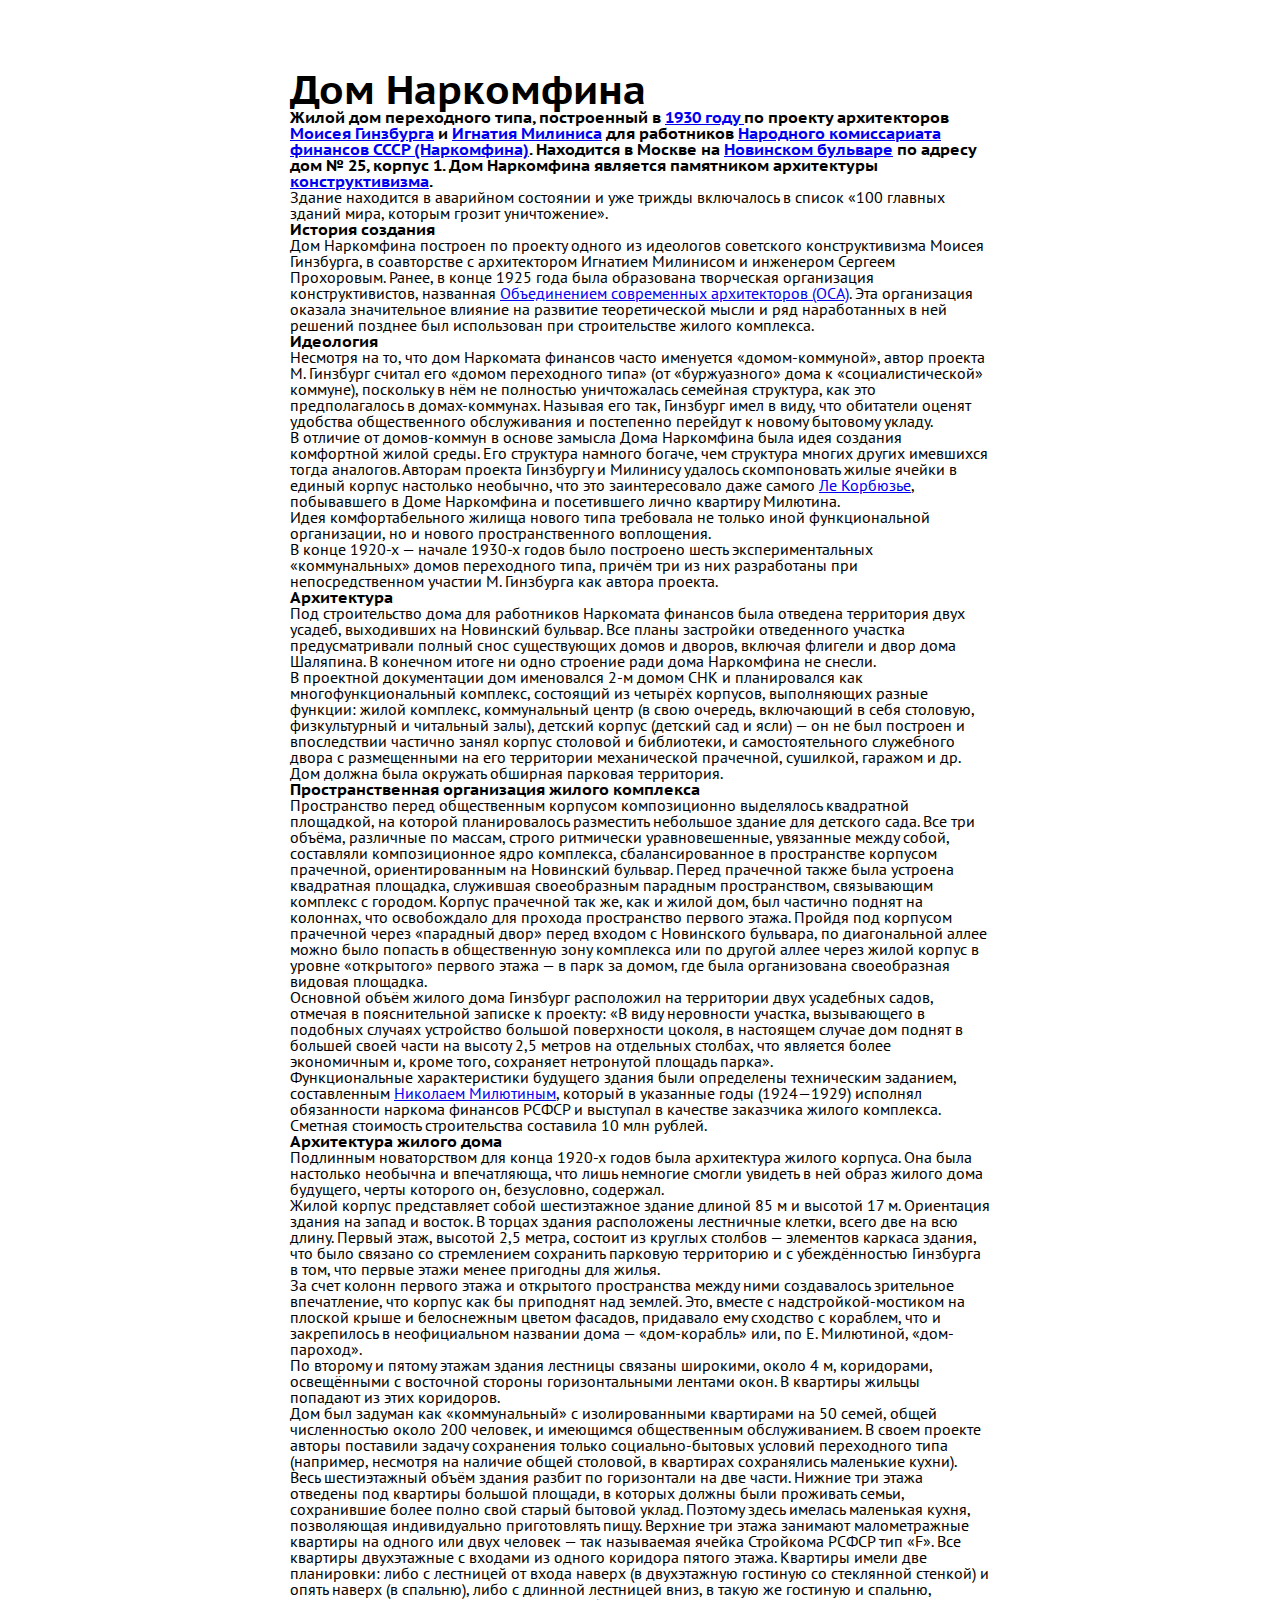
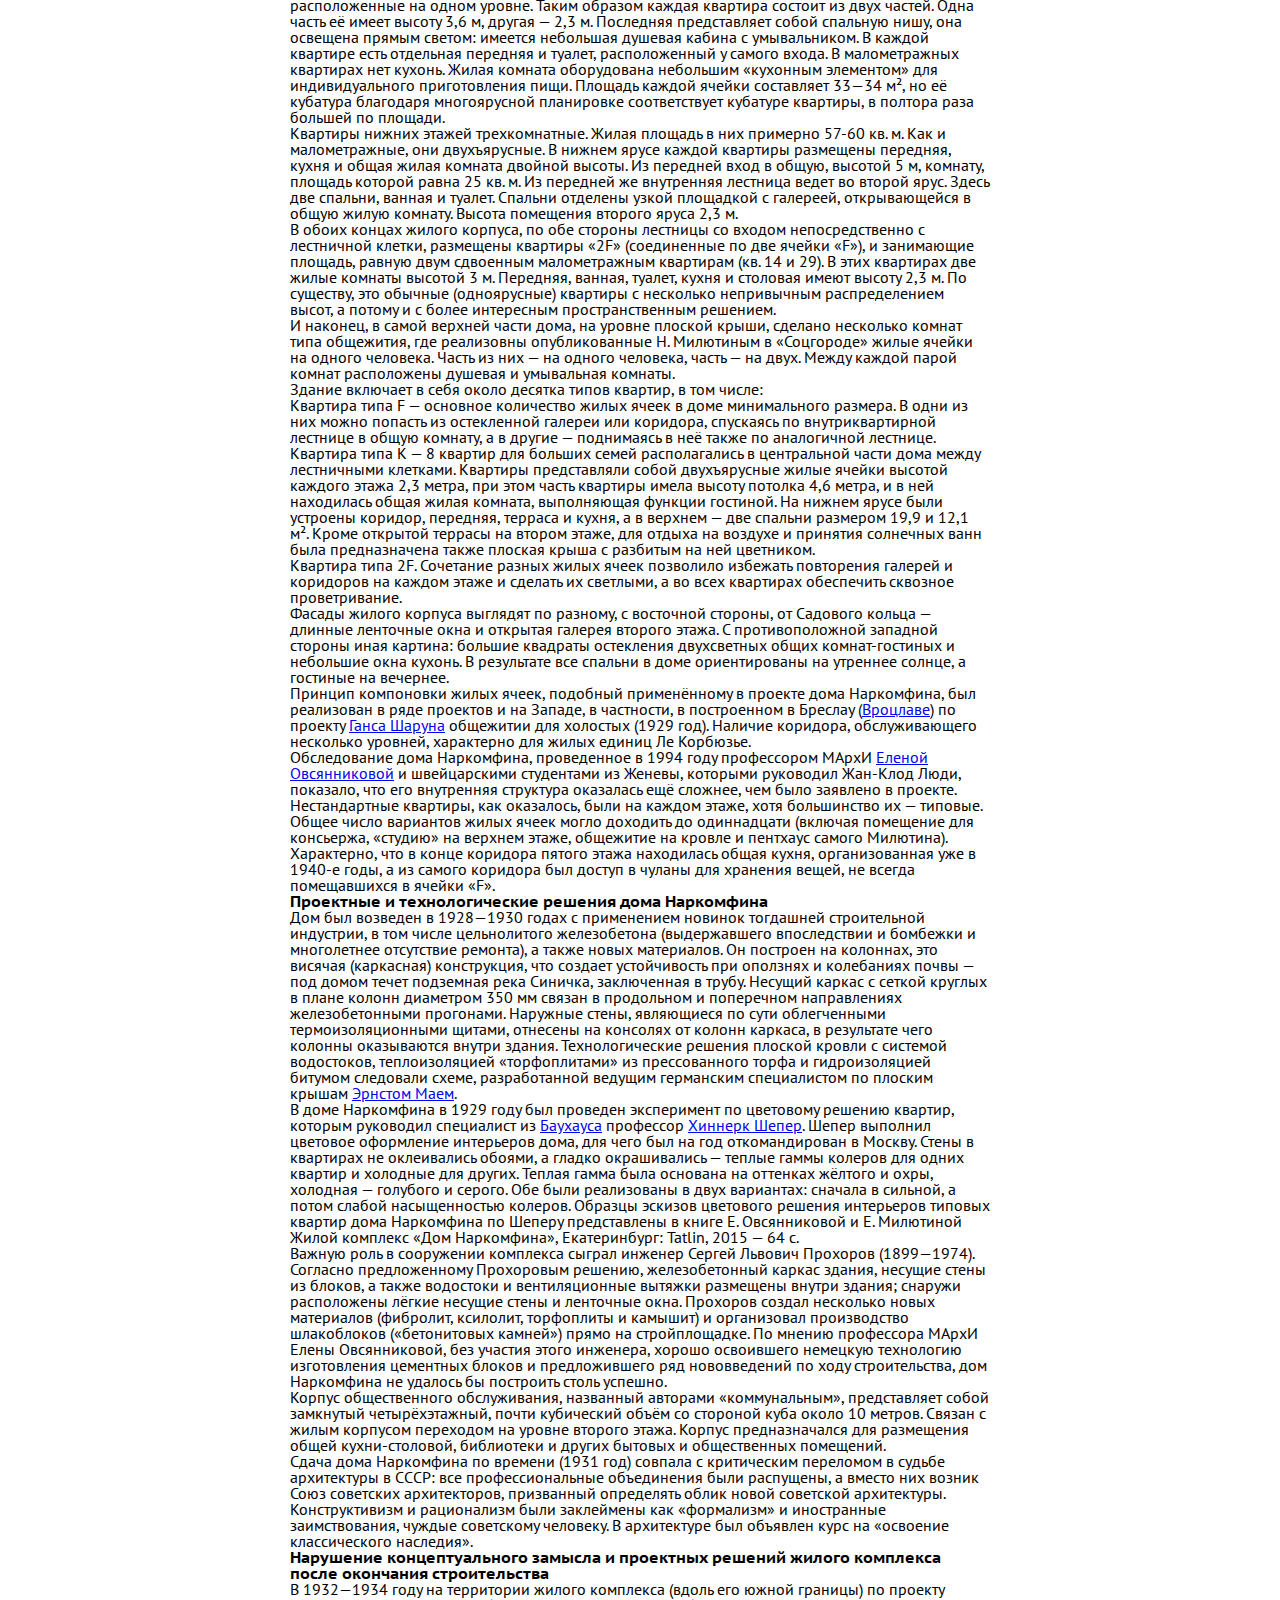
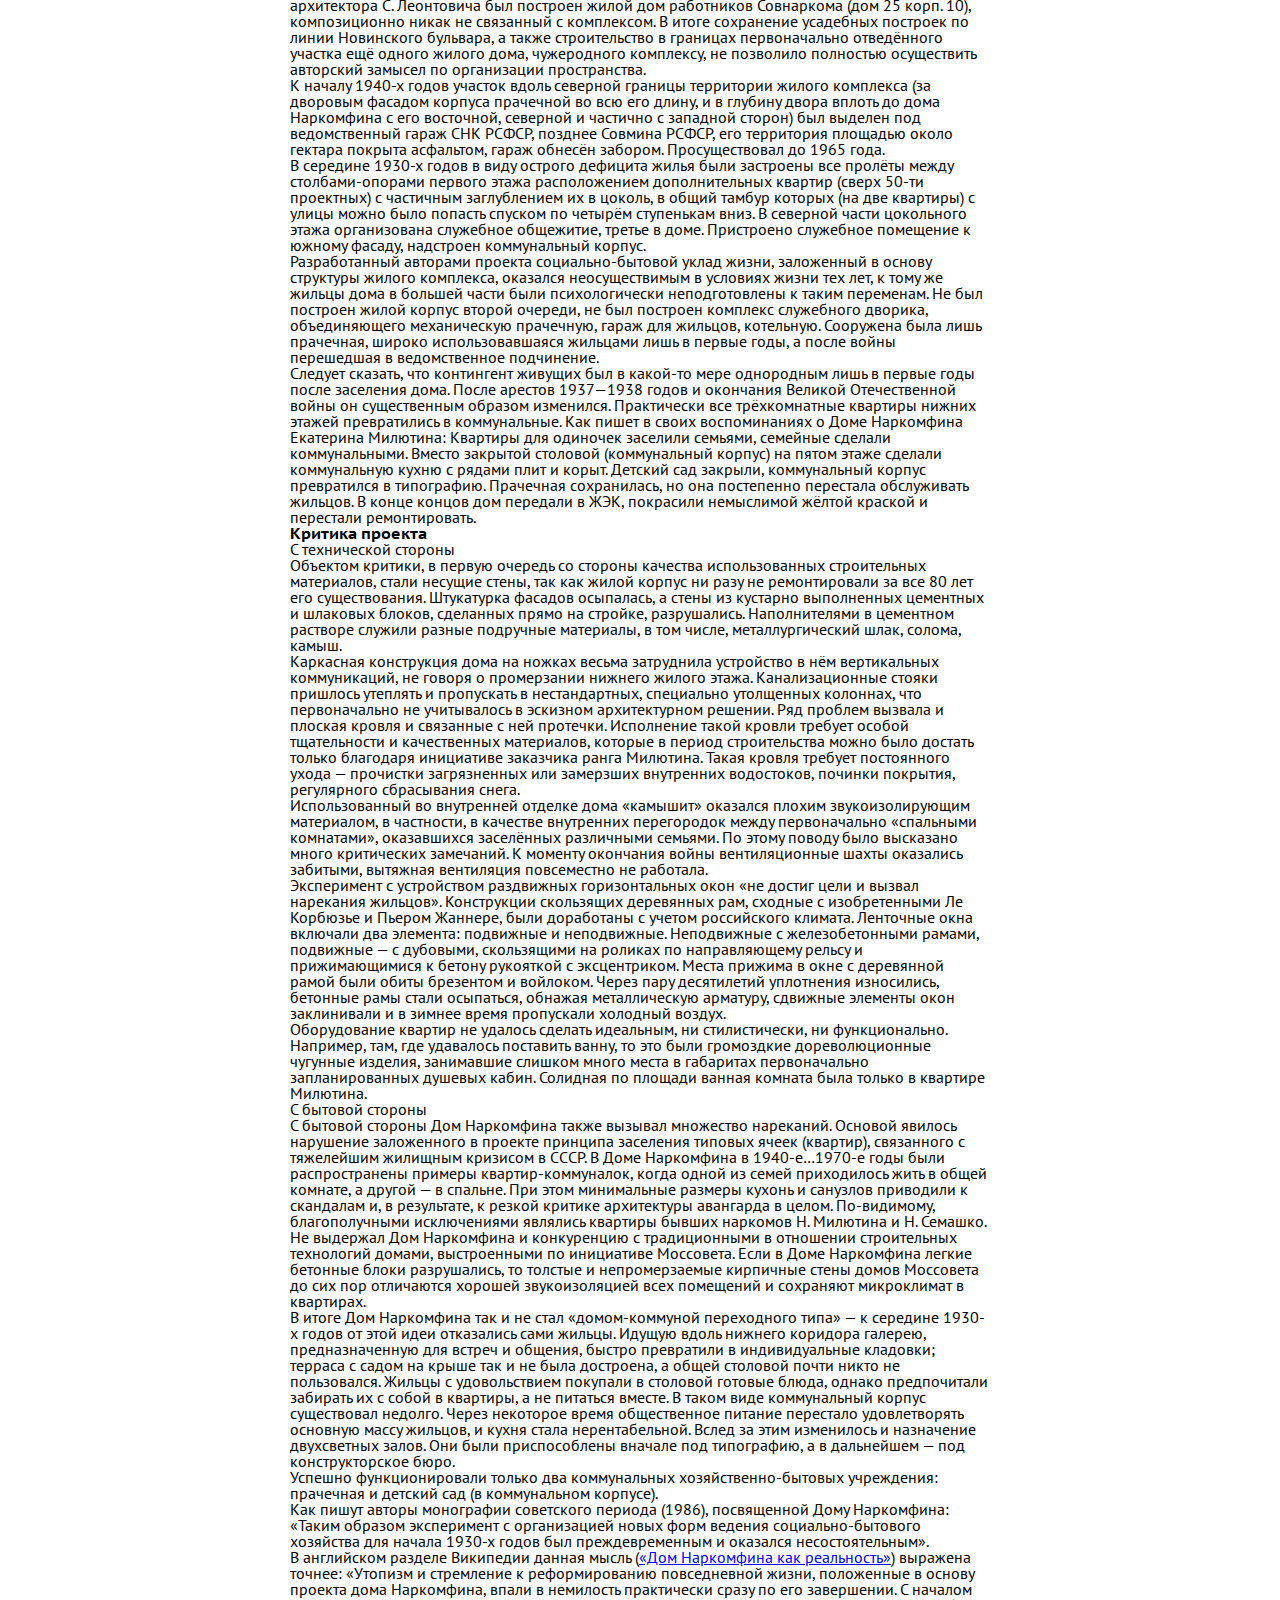
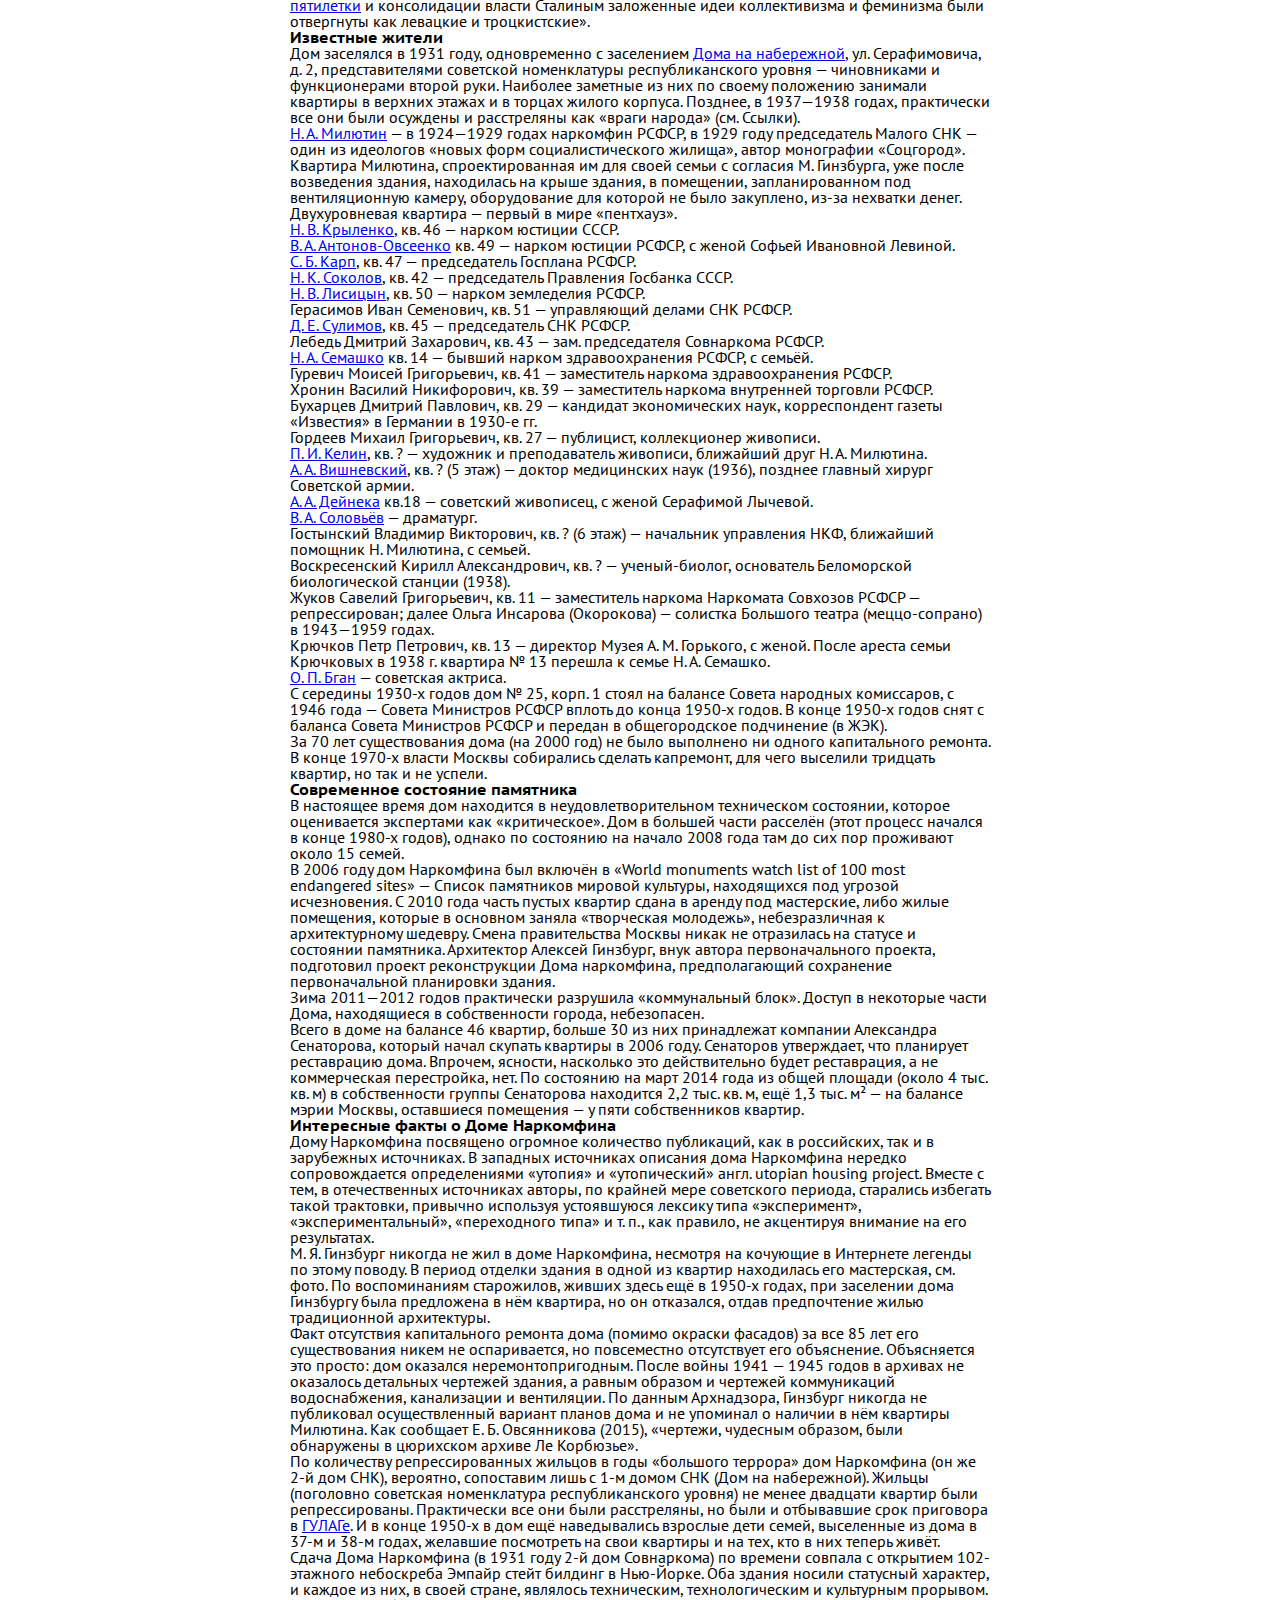
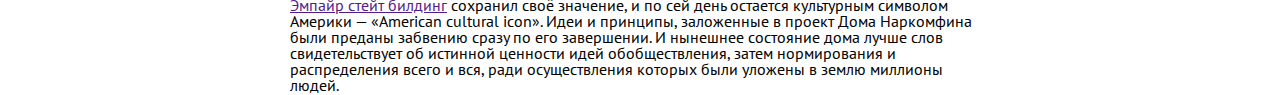
<file: borisenkovvl/index.html>
<!DOCTYPE html>
<html>
  <head>
    <meta charset="utf-8">
    <title>Дом Наркомфина</title>
    <link rel="stylesheet" href="style.css">

  </head>
  <body>
    <h1>Дом Наркомфина</h1>
    <p>Жилой дом переходного типа, построенный в <a tagret="_blank" href="https://ru.wikipedia.org/wiki/1930_%D0%B3%D0%BE%D0%B4">1930 году </a> по проекту архитекторов <a tagret="_blank" href="https://ru.wikipedia.org/wiki/%D0%93%D0%B8%D0%BD%D0%B7%D0%B1%D1%83%D1%80%D0%B3,_%D0%9C%D0%BE%D0%B8%D1%81%D0%B5%D0%B9_%D0%AF%D0%BA%D0%BE%D0%B2%D0%BB%D0%B5%D0%B2%D0%B8%D1%87">Моисея Гинзбурга</a> и <a tagret="_blank" href="https://ru.wikipedia.org/wiki/%D0%9C%D0%B8%D0%BB%D0%B8%D0%BD%D0%B8%D1%81,_%D0%98%D0%B3%D0%BD%D0%B0%D1%82%D0%B8%D0%B9_%D0%A4%D1%80%D0%B0%D0%BD%D1%86%D0%B5%D0%B2%D0%B8%D1%87">Игнатия Милиниса</a> для работников <a tagret="_blank" href="https://ru.wikipedia.org/wiki/%D0%9D%D0%B0%D1%80%D0%BE%D0%B4%D0%BD%D1%8B%D0%B9_%D0%BA%D0%BE%D0%BC%D0%B8%D1%81%D1%81%D0%B0%D1%80%D0%B8%D0%B0%D1%82_%D1%84%D0%B8%D0%BD%D0%B0%D0%BD%D1%81%D0%BE%D0%B2">Народного комиссариата финансов СССР (Наркомфина)</a>. Находится в Москве на <a tagret="_blank" href="https://ru.wikipedia.org/wiki/%D0%9D%D0%BE%D0%B2%D0%B8%D0%BD%D1%81%D0%BA%D0%B8%D0%B9_%D0%B1%D1%83%D0%BB%D1%8C%D0%B2%D0%B0%D1%80">Новинском бульваре</a> по адресу дом № 25, корпус 1. Дом Наркомфина является памятником архитектуры <a tagret="_blank" href="https://ru.wikipedia.org/wiki/%D0%9A%D0%BE%D0%BD%D1%81%D1%82%D1%80%D1%83%D0%BA%D1%82%D0%B8%D0%B2%D0%B8%D0%B7%D0%BC_(%D0%B8%D1%81%D0%BA%D1%83%D1%81%D1%81%D1%82%D0%B2%D0%BE)">конструктивизма</a>.</p>
    <p>Здание находится в аварийном состоянии и уже трижды включалось в список «100 главных зданий мира, которым грозит уничтожение».</p>

    <h2>История создания</h2>
    <p>Дом Наркомфина построен по проекту одного из идеологов советского конструктивизма Моисея Гинзбурга, в соавторстве с архитектором Игнатием Милинисом и инженером Сергеем Прохоровым. Ранее, в конце 1925 года была образована творческая организация конструктивистов, названная <a tagret="_blank" href="https://ru.wikipedia.org/wiki/%D0%9E%D0%B1%D1%8A%D0%B5%D0%B4%D0%B8%D0%BD%D0%B5%D0%BD%D0%B8%D0%B5_%D1%81%D0%BE%D0%B2%D1%80%D0%B5%D0%BC%D0%B5%D0%BD%D0%BD%D1%8B%D1%85_%D0%B0%D1%80%D1%85%D0%B8%D1%82%D0%B5%D0%BA%D1%82%D0%BE%D1%80%D0%BE%D0%B2">Объединением современных архитекторов (ОСА)</a>. Эта организация оказала значительное влияние на развитие теоретической мысли и ряд наработанных в ней решений позднее был использован при строительстве жилого комплекса.</p>

    <h2>Идеология</h2>
    <p>Несмотря на то, что дом Наркомата финансов часто именуется «домом-коммуной», автор проекта М. Гинзбург считал его «домом переходного типа» (от «буржуазного» дома к «социалистической» коммуне), поскольку в нём не полностью уничтожалась семейная структура, как это предполагалось в домах-коммунах. Называя его так, Гинзбург имел в виду, что обитатели оценят удобства общественного обслуживания и постепенно перейдут к новому бытовому укладу.</p>
    <p>В отличие от домов-коммун в основе замысла Дома Наркомфина была идея создания комфортной жилой среды. Его структура намного богаче, чем структура многих других имевшихся тогда аналогов. Авторам проекта Гинзбургу и Милинису удалось скомпоновать жилые ячейки в единый корпус настолько необычно, что это заинтересовало даже самого <a tagret="_blank" href="https://ru.wikipedia.org/wiki/%D0%9B%D0%B5_%D0%9A%D0%BE%D1%80%D0%B1%D1%8E%D0%B7%D1%8C%D0%B5">Ле Корбюзье</a>, побывавшего в Доме Наркомфина и посетившего лично квартиру Милютина.</p>
    <p>Идея комфортабельного жилища нового типа требовала не только иной функциональной организации, но и нового пространственного воплощения.</p>
    <p>В конце 1920-х — начале 1930-х годов было построено шесть экспериментальных «коммунальных» домов переходного типа, причём три из них разработаны при непосредственном участии М. Гинзбурга как автора проекта.</p>

    <h2>Архитектура</h2>
    <p>Под строительство дома для работников Наркомата финансов была отведена территория двух усадеб, выходивших на Новинский бульвар. Все планы застройки отведенного участка предусматривали полный снос существующих домов и дворов, включая флигели и двор дома Шаляпина. В конечном итоге ни одно строение ради дома Наркомфина не снесли.</p>
    <p>В проектной документации дом именовался 2-м домом СНК и планировался как многофункциональный комплекс, состоящий из четырёх корпусов, выполняющих разные функции: жилой комплекс, коммунальный центр (в свою очередь, включающий в себя столовую, физкультурный и читальный залы), детский корпус (детский сад и ясли) — он не был построен и впоследствии частично занял корпус столовой и библиотеки, и самостоятельного служебного двора с размещенными на его территории механической прачечной, сушилкой, гаражом и др. Дом должна была окружать обширная парковая территория.</p>

    <h3>Пространственная организация жилого комплекса</h3>
    <p>Пространство перед общественным корпусом композиционно выделялось квадратной площадкой, на которой планировалось разместить небольшое здание для детского сада. Все три объёма, различные по массам, строго ритмически уравновешенные, увязанные между собой, составляли композиционное ядро комплекса, сбалансированное в пространстве корпусом прачечной, ориентированным на Новинский бульвар. Перед прачечной также была устроена квадратная площадка, служившая своеобразным парадным пространством, связывающим комплекс с городом. Корпус прачечной так же, как и жилой дом, был частично поднят на колоннах, что освобождало для прохода пространство первого этажа. Пройдя под корпусом прачечной через «парадный двор» перед входом с Новинского бульвара, по диагональной аллее можно было попасть в общественную зону комплекса или по другой аллее через жилой корпус в уровне «открытого» первого этажа — в парк за домом, где была организована своеобразная видовая площадка.</p>
    <p>Основной объём жилого дома Гинзбург расположил на территории двух усадебных садов, отмечая в пояснительной записке к проекту: «В виду неровности участка, вызывающего в подобных случаях устройство большой поверхности цоколя, в настоящем случае дом поднят в большей своей части на высоту 2,5 метров на отдельных столбах, что является более экономичным и, кроме того, сохраняет нетронутой площадь парка».</p>
    <p>Функциональные характеристики будущего здания были определены техническим заданием, составленным <a tagret="_blank" href="https://ru.wikipedia.org/wiki/%D0%9C%D0%B8%D0%BB%D1%8E%D1%82%D0%B8%D0%BD,_%D0%9D%D0%B8%D0%BA%D0%BE%D0%BB%D0%B0%D0%B9_%D0%90%D0%BB%D0%B5%D0%BA%D1%81%D0%B0%D0%BD%D0%B4%D1%80%D0%BE%D0%B2%D0%B8%D1%87">Николаем Милютиным</a>, который в указанные годы (1924—1929) исполнял обязанности наркома финансов РСФСР и выступал в качестве заказчика жилого комплекса. Сметная стоимость строительства составила 10 млн рублей.</p>

    <h3>Архитектура жилого дома</h3>
    <p>Подлинным новаторством для конца 1920-х годов была архитектура жилого корпуса. Она была настолько необычна и впечатляюща, что лишь немногие смогли увидеть в ней образ жилого дома будущего, черты которого он, безусловно, содержал.</p>
    <p>Жилой корпус представляет собой шестиэтажное здание длиной 85 м и высотой 17 м. Ориентация здания на запад и восток. В торцах здания расположены лестничные клетки, всего две на всю длину. Первый этаж, высотой 2,5 метра, состоит из круглых столбов — элементов каркаса здания, что было связано со стремлением сохранить парковую территорию и с убеждённостью Гинзбурга в том, что первые этажи менее пригодны для жилья.</p>
    <p>За счет колонн первого этажа и открытого пространства между ними создавалось зрительное впечатление, что корпус как бы приподнят над землей. Это, вместе с надстройкой-мостиком на плоской крыше и белоснежным цветом фасадов, придавало ему сходство с кораблем, что и закрепилось в неофициальном названии дома — «дом-корабль» или, по Е. Милютиной, «дом-пароход».</p>
    <p>По второму и пятому этажам здания лестницы связаны широкими, около 4 м, коридорами, освещёнными с восточной стороны горизонтальными лентами окон. В квартиры жильцы попадают из этих коридоров.</p>
    <p>Дом был задуман как «коммунальный» с изолированными квартирами на 50 семей, общей численностью около 200 человек, и имеющимся общественным обслуживанием. В своем проекте авторы поставили задачу сохранения только социально-бытовых условий переходного типа (например, несмотря на наличие общей столовой, в квартирах сохранялись маленькие кухни).</p>
    <p>Весь шестиэтажный объём здания разбит по горизонтали на две части. Нижние три этажа отведены под квартиры большой площади, в которых должны были проживать семьи, сохранившие более полно свой старый бытовой уклад. Поэтому здесь имелась маленькая кухня, позволяющая индивидуально приготовлять пищу. Верхние три этажа занимают малометражные квартиры на одного или двух человек — так называемая ячейка Стройкома РСФСР тип «F». Все квартиры двухэтажные с входами из одного коридора пятого этажа. Квартиры имели две планировки: либо с лестницей от входа наверх (в двухэтажную гостиную со стеклянной стенкой) и опять наверх (в спальню), либо с длинной лестницей вниз, в такую же гостиную и спальню, расположенные на одном уровне. Таким образом каждая квартира состоит из двух частей. Одна часть её имеет высоту 3,6 м, другая — 2,3 м. Последняя представляет собой спальную нишу, она освещена прямым светом: имеется небольшая душевая кабина с умывальником. В каждой квартире есть отдельная передняя и туалет, расположенный у самого входа. В малометражных квартирах нет кухонь. Жилая комната оборудована небольшим «кухонным элементом» для индивидуального приготовления пищи. Площадь каждой ячейки составляет 33—34 м², но её кубатура благодаря многоярусной планировке соответствует кубатуре квартиры, в полтора раза большей по площади.</p>
    <p>Квартиры нижних этажей трехкомнатные. Жилая площадь в них примерно 57-60 кв. м. Как и малометражные, они двухъярусные. В нижнем ярусе каждой квартиры размещены передняя, кухня и общая жилая комната двойной высоты. Из передней вход в общую, высотой 5 м, комнату, площадь которой равна 25 кв. м. Из передней же внутренняя лестница ведет во второй ярус. Здесь две спальни, ванная и туалет. Спальни отделены узкой площадкой с галереей, открывающейся в общую жилую комнату. Высота помещения второго яруса 2,3 м.</p>
    <p>В обоих концах жилого корпуса, по обе стороны лестницы со входом непосредственно с лестничной клетки, размещены квартиры «2F» (соединенные по две ячейки «F»), и занимающие площадь, равную двум сдвоенным малометражным квартирам (кв. 14 и 29). В этих квартирах две жилые комнаты высотой 3 м. Передняя, ванная, туалет, кухня и столовая имеют высоту 2,3 м. По существу, это обычные (одноярусные) квартиры с несколько непривычным распределением высот, а потому и с более интересным пространственным решением.</p>
    <p>И наконец, в самой верхней части дома, на уровне плоской крыши, сделано несколько комнат типа общежития, где реализовны опубликованные Н. Милютиным в «Соцгороде» жилые ячейки на одного человека. Часть из них — на одного человека, часть — на двух. Между каждой парой комнат расположены душевая и умывальная комнаты.</p>

    <p>Здание включает в себя около десятка типов квартир, в том числе:</p>
    <ul>
      <li>Квартира типа F — основное количество жилых ячеек в доме минимального размера. В одни из них можно попасть из остекленной галереи или коридора, спускаясь по внутриквартирной лестнице в общую комнату, а в другие — поднимаясь в неё также по аналогичной лестнице.</li>
      <li>Квартира типа K — 8 квартир для больших семей располагались в центральной части дома между лестничными клетками. Квартиры представляли собой двухъярусные жилые ячейки высотой каждого этажа 2,3 метра, при этом часть квартиры имела высоту потолка 4,6 метра, и в ней находилась общая жилая комната, выполняющая функции гостиной. На нижнем ярусе были устроены коридор, передняя, терраса и кухня, а в верхнем — две спальни размером 19,9 и 12,1 м². Кроме открытой террасы на втором этаже, для отдыха на воздухе и принятия солнечных ванн была предназначена также плоская крыша с разбитым на ней цветником.</li>
      <li>Квартира типа 2F. Сочетание разных жилых ячеек позволило избежать повторения галерей и коридоров на каждом этаже и сделать их светлыми, а во всех квартирах обеспечить сквозное проветривание.</li>
    </ul>

    <p>Фасады жилого корпуса выглядят по разному, с восточной стороны, от Садового кольца — длинные ленточные окна и открытая галерея второго этажа. С противоположной западной стороны иная картина: большие квадраты остекления двухсветных общих комнат-гостиных и небольшие окна кухонь. В результате все спальни в доме ориентированы на утреннее солнце, а гостиные на вечернее.</p>
    <p>Принцип компоновки жилых ячеек, подобный применённому в проекте дома Наркомфина, был реализован в ряде проектов и на Западе, в частности, в построенном в Бреслау (<a tagret="_blank" href="https://ru.wikipedia.org/wiki/%D0%92%D1%80%D0%BE%D1%86%D0%BB%D0%B0%D0%B2">Вроцлаве</a>) по проекту <a tagret="_blank" href="https://ru.wikipedia.org/wiki/%D0%A8%D0%B0%D1%80%D1%83%D0%BD,_%D0%93%D0%B0%D0%BD%D1%81_%D0%91%D0%B5%D1%80%D0%BD%D1%85%D0%B0%D1%80%D0%B4">Ганса Шаруна</a> общежитии для холостых (1929 год). Наличие коридора, обслуживающего несколько уровней, характерно для жилых единиц Ле Корбюзье.</p>
    <p>Обследование дома Наркомфина, проведенное в 1994 году профессором МАрхИ <a tagret="_blank" href="https://ru.wikipedia.org/wiki/%D0%9E%D0%B2%D1%81%D1%8F%D0%BD%D0%BD%D0%B8%D0%BA%D0%BE%D0%B2%D0%B0,_%D0%95%D0%BB%D0%B5%D0%BD%D0%B0_%D0%91%D0%BE%D1%80%D0%B8%D1%81%D0%BE%D0%B2%D0%BD%D0%B0">Еленой Овсянниковой</a> и швейцарскими студентами из Женевы, которыми руководил Жан-Клод Люди, показало, что его внутренняя структура оказалась ещё сложнее, чем было заявлено в проекте. Нестандартные квартиры, как оказалось, были на каждом этаже, хотя большинство их — типовые. Общее число вариантов жилых ячеек могло доходить до одиннадцати (включая помещение для консьержа, «студию» на верхнем этаже, общежитие на кровле и пентхаус самого Милютина). Характерно, что в конце коридора пятого этажа находилась общая кухня, организованная уже в 1940-е годы, а из самого коридора был доступ в чуланы для хранения вещей, не всегда помещавшихся в ячейки «F».</p>

    <h3>Проектные и технологические решения дома Наркомфина</h3>
    <p>Дом был возведен в 1928—1930 годах с применением новинок тогдашней строительной индустрии, в том числе цельнолитого железобетона (выдержавшего впоследствии и бомбежки и многолетнее отсутствие ремонта), а также новых материалов. Он построен на колоннах, это висячая (каркасная) конструкция, что создает устойчивость при оползнях и колебаниях почвы — под домом течет подземная река Синичка, заключенная в трубу. Несущий каркас с сеткой круглых в плане колонн диаметром 350 мм связан в продольном и поперечном направлениях железобетонными прогонами. Наружные стены, являющиеся по сути облегченными термоизоляционными щитами, отнесены на консолях от колонн каркаса, в результате чего колонны оказываются внутри здания. Технологические решения плоской кровли с системой водостоков, теплоизоляцией «торфоплитами» из прессованного торфа и гидроизоляцией битумом следовали схеме, разработанной ведущим германским специалистом по плоским крышам <a tagret="_blank" href="https://ru.wikipedia.org/wiki/%D0%9C%D0%B0%D0%B9,_%D0%AD%D1%80%D0%BD%D1%81%D1%82">Эрнстом Маем</a>.</p>
    <p>В доме Наркомфина в 1929 году был проведен эксперимент по цветовому решению квартир, которым руководил специалист из <a tagret="_blank" href="https://ru.wikipedia.org/wiki/%D0%91%D0%B0%D1%83%D1%85%D0%B0%D1%83%D0%B7">Баухауса</a> профессор <a tagret="_blank" href="https://de.wikipedia.org/wiki/Hinnerk_Scheper">Хиннерк Шепер</a>. Шепер выполнил цветовое оформление интерьеров дома, для чего был на год откомандирован в Москву. Стены в квартирах не оклеивались обоями, а гладко окрашивались — теплые гаммы колеров для одних квартир и холодные для других. Теплая гамма была основана на оттенках жёлтого и охры, холодная — голубого и серого. Обе были реализованы в двух вариантах: сначала в сильной, а потом слабой насыщенностью колеров. Образцы эскизов цветового решения интерьеров типовых квартир дома Наркомфина по Шеперу представлены в книге Е. Овсянниковой и Е. Милютиной Жилой комплекс «Дом Наркомфина», Екатеринбург: Tatlin, 2015 — 64 с.</p>
    <p>Важную роль в сооружении комплекса сыграл инженер Сергей Львович Прохоров (1899—1974). Согласно предложенному Прохоровым решению, железобетонный каркас здания, несущие стены из блоков, а также водостоки и вентиляционные вытяжки размещены внутри здания; снаружи расположены лёгкие несущие стены и ленточные окна. Прохоров создал несколько новых материалов (фибролит, ксилолит, торфоплиты и камышит) и организовал производство шлакоблоков («бетонитовых камней») прямо на стройплощадке. По мнению профессора МАрхИ Елены Овсянниковой, без участия этого инженера, хорошо освоившего немецкую технологию изготовления цементных блоков и предложившего ряд нововведений по ходу строительства, дом Наркомфина не удалось бы построить столь успешно.</p>
    <p>Корпус общественного обслуживания, названный авторами «коммунальным», представляет собой замкнутый четырёхэтажный, почти кубический объём со стороной куба около 10 метров. Связан с жилым корпусом переходом на уровне второго этажа. Корпус предназначался для размещения общей кухни-столовой, библиотеки и других бытовых и общественных помещений.</p>
    <p>Сдача дома Наркомфина по времени (1931 год) совпала с критическим переломом в судьбе архитектуры в СССР: все профессиональные объединения были распущены, а вместо них возник Союз советских архитекторов, призванный определять облик новой советской архитектуры. Конструктивизм и рационализм были заклеймены как «формализм» и иностранные заимствования, чуждые советскому человеку. В архитектуре был объявлен курс на «освоение классического наследия».</p>

    <h3>Нарушение концептуального замысла и проектных решений жилого комплекса после окончания строительства</h3>
    <p>В 1932—1934 году на территории жилого комплекса (вдоль его южной границы) по проекту архитектора С. Леонтовича был построен жилой дом работников Совнаркома (дом 25 корп. 10), композиционно никак не связанный с комплексом. В итоге сохранение усадебных построек по линии Новинского бульвара, а также строительство в границах первоначально отведённого участка ещё одного жилого дома, чужеродного комплексу, не позволило полностью осуществить авторский замысел по организации пространства.</p>
    <p>К началу 1940-х годов участок вдоль северной границы территории жилого комплекса (за дворовым фасадом корпуса прачечной во всю его длину, и в глубину двора вплоть до дома Наркомфина с его восточной, северной и частично с западной сторон) был выделен под ведомственный гараж СНК РСФСР, позднее Совмина РСФСР, его территория площадью около гектара покрыта асфальтом, гараж обнесён забором. Просуществовал до 1965 года.</p>
    <p>В середине 1930-х годов в виду острого дефицита жилья были застроены все пролёты между столбами-опорами первого этажа расположением дополнительных квартир (сверх 50-ти проектных) с частичным заглублением их в цоколь, в общий тамбур которых (на две квартиры) с улицы можно было попасть спуском по четырём ступенькам вниз. В северной части цокольного этажа организована служебное общежитие, третье в доме. Пристроено служебное помещение к южному фасаду, надстроен коммунальный корпус.</p>
    <p>Разработанный авторами проекта социально-бытовой уклад жизни, заложенный в основу структуры жилого комплекса, оказался неосуществимым в условиях жизни тех лет, к тому же жильцы дома в большей части были психологически неподготовлены к таким переменам. Не был построен жилой корпус второй очереди, не был построен комплекс служебного дворика, объединяющего механическую прачечную, гараж для жильцов, котельную. Сооружена была лишь прачечная, широко использовавшаяся жильцами лишь в первые годы, а после войны перешедшая в ведомственное подчинение.</p>
    <p>Следует сказать, что контингент живущих был в какой-то мере однородным лишь в первые годы после заселения дома. После арестов 1937—1938 годов и окончания Великой Отечественной войны он существенным образом изменился. Практически все трёхкомнатные квартиры нижних этажей превратились в коммунальные. Как пишет в своих воспоминаниях о Доме Наркомфина Екатерина Милютина: Квартиры для одиночек заселили семьями, семейные сделали коммунальными. Вместо закрытой столовой (коммунальный корпус) на пятом этаже сделали коммунальную кухню с рядами плит и корыт. Детский сад закрыли, коммунальный корпус превратился в типографию. Прачечная сохранилась, но она постепенно перестала обслуживать жильцов. В конце концов дом передали в ЖЭК, покрасили немыслимой жёлтой краской и перестали ремонтировать.</p>

    <h2>Критика проекта</h2>
    <h4>С технической стороны</h4>
    <p>Объектом критики, в первую очередь со стороны качества использованных строительных материалов, стали несущие стены, так как жилой корпус ни разу не ремонтировали за все 80 лет его существования. Штукатурка фасадов осыпалась, а стены из кустарно выполненных цементных и шлаковых блоков, сделанных прямо на стройке, разрушались. Наполнителями в цементном растворе служили разные подручные материалы, в том числе, металлургический шлак, солома, камыш.</p>
    <p>Каркасная конструкция дома на ножках весьма затруднила устройство в нём вертикальных коммуникаций, не говоря о промерзании нижнего жилого этажа. Канализационные стояки пришлось утеплять и пропускать в нестандартных, специально утолщенных колоннах, что первоначально не учитывалось в эскизном архитектурном решении. Ряд проблем вызвала и плоская кровля и связанные с ней протечки. Исполнение такой кровли требует особой тщательности и качественных материалов, которые в период строительства можно было достать только благодаря инициативе заказчика ранга Милютина. Такая кровля требует постоянного ухода — прочистки загрязненных или замерзших внутренних водостоков, починки покрытия, регулярного сбрасывания снега.</p>
    <p>Использованный во внутренней отделке дома «камышит» оказался плохим звукоизолирующим материалом, в частности, в качестве внутренних перегородок между первоначально «спальными комнатами», оказавшихся заселённых различными семьями. По этому поводу было высказано много критических замечаний. К моменту окончания войны вентиляционные шахты оказались забитыми, вытяжная вентиляция повсеместно не работала.</p>
    <p>Эксперимент с устройством раздвижных горизонтальных окон «не достиг цели и вызвал нарекания жильцов». Конструкции скользящих деревянных рам, сходные с изобретенными Ле Корбюзье и Пьером Жаннере, были доработаны с учетом российского климата. Ленточные окна включали два элемента: подвижные и неподвижные. Неподвижные с железобетонными рамами, подвижные — с дубовыми, скользящими на роликах по направляющему рельсу и прижимающимися к бетону рукояткой с эксцентриком. Места прижима в окне с деревянной рамой были обиты брезентом и войлоком. Через пару десятилетий уплотнения износились, бетонные рамы стали осыпаться, обнажая металлическую арматуру, сдвижные элементы окон заклинивали и в зимнее время пропускали холодный воздух.</p>
    <p>Оборудование квартир не удалось сделать идеальным, ни стилистически, ни функционально. Например, там, где удавалось поставить ванну, то это были громоздкие дореволюционные чугунные изделия, занимавшие слишком много места в габаритах первоначально запланированных душевых кабин. Солидная по площади ванная комната была только в квартире Милютина.</p>

    <h4>С бытовой стороны</h4>
    <p>С бытовой стороны Дом Наркомфина также вызывал множество нареканий. Основой явилось нарушение заложенного в проекте принципа заселения типовых ячеек (квартир), связанного с тяжелейшим жилищным кризисом в СССР. В Доме Наркомфина в 1940-е…1970-е годы были распространены примеры квартир-коммуналок, когда одной из семей приходилось жить в общей комнате, а другой — в спальне. При этом минимальные размеры кухонь и санузлов приводили к скандалам и, в результате, к резкой критике архитектуры авангарда в целом. По-видимому, благополучными исключениями являлись квартиры бывших наркомов Н. Милютина и Н. Семашко.</p>
    <p>Не выдержал Дом Наркомфина и конкуренцию с традиционными в отношении строительных технологий домами, выстроенными по инициативе Моссовета. Если в Доме Наркомфина легкие бетонные блоки разрушались, то толстые и непромерзаемые кирпичные стены домов Моссовета до сих пор отличаются хорошей звукоизоляцией всех помещений и сохраняют микроклимат в квартирах.</p>
    <p>В итоге Дом Наркомфина так и не стал «домом-коммуной переходного типа» — к середине 1930-х годов от этой идеи отказались сами жильцы. Идущую вдоль нижнего коридора галерею, предназначенную для встреч и общения, быстро превратили в индивидуальные кладовки; терраса с садом на крыше так и не была достроена, а общей столовой почти никто не пользовался. Жильцы с удовольствием покупали в столовой готовые блюда, однако предпочитали забирать их с собой в квартиры, а не питаться вместе. В таком виде коммунальный корпус существовал недолго. Через некоторое время общественное питание перестало удовлетворять основную массу жильцов, и кухня стала нерентабельной. Вслед за этим изменилось и назначение двухсветных залов. Они были приспособлены вначале под типографию, а в дальнейшем — под конструкторское бюро.</p>
    <p>Успешно функционировали только два коммунальных хозяйственно-бытовых учреждения: прачечная и детский сад (в коммунальном корпусе).</p>
    <p>Как пишут авторы монографии советского периода (1986), посвященной Дому Наркомфина: «Таким образом эксперимент с организацией новых форм ведения социально-бытового хозяйства для начала 1930-х годов был преждевременным и оказался несостоятельным».</p>
    <p>В английском разделе Википедии данная мысль (<a tagret="_blank" href="https://en.wikipedia.org/wiki/Narkomfin_building#The_Narkomfin_building_as_reality">«Дом Наркомфина как реальность»</a>) выражена точнее: «Утопизм и стремление к реформированию повседневной жизни, положенные в основу проекта дома Наркомфина, впали в немилость практически сразу по его завершении. С началом <a tagret="_blank" href="https://ru.wikipedia.org/wiki/%D0%9F%D0%B5%D1%80%D0%B2%D0%B0%D1%8F_%D0%BF%D1%8F%D1%82%D0%B8%D0%BB%D0%B5%D1%82%D0%BA%D0%B0">пятилетки</a> и консолидации власти Сталиным заложенные идеи коллективизма и феминизма были отвергнуты как левацкие и троцкистские».</p>

    <h2>Известные жители</h2>
    <p>Дом заселялся в 1931 году, одновременно с заселением <a tagret="_blank" href="https://ru.wikipedia.org/wiki/%D0%94%D0%BE%D0%BC_%D0%BD%D0%B0_%D0%BD%D0%B0%D0%B1%D0%B5%D1%80%D0%B5%D0%B6%D0%BD%D0%BE%D0%B9">Дома на набережной</a>, ул. Серафимовича, д. 2, представителями советской номенклатуры республиканского уровня — чиновниками и функционерами второй руки. Наиболее заметные из них по своему положению занимали квартиры в верхних этажах и в торцах жилого корпуса. Позднее, в 1937—1938 годах, практически все они были осуждены и расстреляны как «враги народа» (см. Ссылки).</p>
    <ul>
      <li><a tagret="_blank" href="https://ru.wikipedia.org/wiki/%D0%9C%D0%B8%D0%BB%D1%8E%D1%82%D0%B8%D0%BD,_%D0%9D%D0%B8%D0%BA%D0%BE%D0%BB%D0%B0%D0%B9_%D0%90%D0%BB%D0%B5%D0%BA%D1%81%D0%B0%D0%BD%D0%B4%D1%80%D0%BE%D0%B2%D0%B8%D1%87">Н. А. Милютин</a> — в 1924—1929 годах наркомфин РСФСР, в 1929 году председатель Малого СНК — один из идеологов «новых форм социалистического жилища», автор монографии «Соцгород». Квартира Милютина, спроектированная им для своей семьи с согласия М. Гинзбурга, уже после возведения здания, находилась на крыше здания, в помещении, запланированном под вентиляционную камеру, оборудование для которой не было закуплено, из-за нехватки денег. Двухуровневая квартира — первый в мире «пентхауз».</li>
      <li><a tagret="_blank" href="https://ru.wikipedia.org/wiki/%D0%9A%D1%80%D1%8B%D0%BB%D0%B5%D0%BD%D0%BA%D0%BE,_%D0%9D%D0%B8%D0%BA%D0%BE%D0%BB%D0%B0%D0%B9_%D0%92%D0%B0%D1%81%D0%B8%D0%BB%D1%8C%D0%B5%D0%B2%D0%B8%D1%87">Н. В. Крыленко</a>, кв. 46 — нарком юстиции СССР.</li>
      <li><a tagret="_blank" href="https://ru.wikipedia.org/wiki/%D0%90%D0%BD%D1%82%D0%BE%D0%BD%D0%BE%D0%B2-%D0%9E%D0%B2%D1%81%D0%B5%D0%B5%D0%BD%D0%BA%D0%BE,_%D0%92%D0%BB%D0%B0%D0%B4%D0%B8%D0%BC%D0%B8%D1%80_%D0%90%D0%BB%D0%B5%D0%BA%D1%81%D0%B0%D0%BD%D0%B4%D1%80%D0%BE%D0%B2%D0%B8%D1%87">В. А. Антонов-Овсеенко</a> кв. 49 — нарком юстиции РСФСР, с женой Софьей Ивановной Левиной.</li>
      <li><a tagret="_blank" href="https://ru.wikipedia.org/wiki/%D0%9A%D0%B0%D1%80%D0%BF,_%D0%A1%D0%B5%D1%80%D0%B3%D0%B5%D0%B9_%D0%91%D0%B5%D0%BD%D0%B5%D0%B4%D0%B8%D0%BA%D1%82%D0%BE%D0%B2%D0%B8%D1%87">С. Б. Карп</a>, кв. 47 — председатель Госплана РСФСР.</li>
      <li><a tagret="_blank" href="https://ru.wikipedia.org/wiki/%D0%A1%D0%BE%D0%BA%D0%BE%D0%BB%D0%BE%D0%B2,_%D0%9D%D0%B8%D0%BA%D0%BE%D0%BB%D0%B0%D0%B9_%D0%9A%D0%BE%D0%BD%D1%81%D1%82%D0%B0%D0%BD%D1%82%D0%B8%D0%BD%D0%BE%D0%B2%D0%B8%D1%87">Н. К. Соколов</a>, кв. 42 — председатель Правления Госбанка СССР.</li>
      <li><a tagret="_blank" href="https://ru.wikipedia.org/wiki/%D0%9B%D0%B8%D1%81%D0%B8%D1%86%D1%8B%D0%BD,_%D0%9D%D0%B8%D0%BA%D0%BE%D0%BB%D0%B0%D0%B9_%D0%92%D0%B0%D1%81%D0%B8%D0%BB%D1%8C%D0%B5%D0%B2%D0%B8%D1%87">Н. В. Лисицын</a>, кв. 50 — нарком земледелия РСФСР.</li>
      <li>Герасимов Иван Семенович, кв. 51 — управляющий делами СНК РСФСР.</li>
      <li><a tagret="_blank" href="https://ru.wikipedia.org/wiki/%D0%A1%D1%83%D0%BB%D0%B8%D0%BC%D0%BE%D0%B2,_%D0%94%D0%B0%D0%BD%D0%B8%D0%B8%D0%BB_%D0%95%D0%B3%D0%BE%D1%80%D0%BE%D0%B2%D0%B8%D1%87">Д. Е. Сулимов</a>, кв. 45 — председатель СНК РСФСР.</li>
      <li>Лебедь Дмитрий Захарович, кв. 43 — зам. председателя Совнаркома РСФСР.</li>
      <li><a tagret="_blank" href="https://ru.wikipedia.org/wiki/%D0%A1%D0%B5%D0%BC%D0%B0%D1%88%D0%BA%D0%BE,_%D0%9D%D0%B8%D0%BA%D0%BE%D0%BB%D0%B0%D0%B9_%D0%90%D0%BB%D0%B5%D0%BA%D1%81%D0%B0%D0%BD%D0%B4%D1%80%D0%BE%D0%B2%D0%B8%D1%87">Н. А. Семашко</a> кв. 14 — бывший нарком здравоохранения РСФСР, с семьёй.</li>
      <li>Гуревич Моисей Григорьевич, кв. 41 — заместитель наркома здравоохранения РСФСР.</li>
      <li>Хронин Василий Никифорович, кв. 39 — заместитель наркома внутренней торговли РСФСР.</li>
      <li>Бухарцев Дмитрий Павлович, кв. 29 — кандидат экономических наук, корреспондент газеты «Известия» в Германии в 1930-е гг.</li>
      <li>Гордеев Михаил Григорьевич, кв. 27 — публицист, коллекционер живописи.</li>
      <li><a tagret="_blank" href="https://ru.wikipedia.org/wiki/%D0%9A%D0%B5%D0%BB%D0%B8%D0%BD,_%D0%9F%D1%91%D1%82%D1%80_%D0%98%D0%B2%D0%B0%D0%BD%D0%BE%D0%B2%D0%B8%D1%87">П. И. Келин</a>, кв. ? — художник и преподаватель живописи, ближайший друг Н. А. Милютина.</li>
      <li><a tagret="_blank" href="https://ru.wikipedia.org/wiki/%D0%92%D0%B8%D1%88%D0%BD%D0%B5%D0%B2%D1%81%D0%BA%D0%B8%D0%B9,_%D0%90%D0%BB%D0%B5%D0%BA%D1%81%D0%B0%D0%BD%D0%B4%D1%80_%D0%90%D0%BB%D0%B5%D0%BA%D1%81%D0%B0%D0%BD%D0%B4%D1%80%D0%BE%D0%B2%D0%B8%D1%87_(%D1%81%D1%82%D0%B0%D1%80%D1%88%D0%B8%D0%B9)">А. А. Вишневский</a>, кв. ? (5 этаж) — доктор медицинских наук (1936), позднее главный хирург Советской армии.</li>
      <li><a tagret="_blank" href="https://ru.wikipedia.org/wiki/%D0%94%D0%B5%D0%B9%D0%BD%D0%B5%D0%BA%D0%B0,_%D0%90%D0%BB%D0%B5%D0%BA%D1%81%D0%B0%D0%BD%D0%B4%D1%80_%D0%90%D0%BB%D0%B5%D0%BA%D1%81%D0%B0%D0%BD%D0%B4%D1%80%D0%BE%D0%B2%D0%B8%D1%87">А. А. Дейнека</a> кв.18 — советский живописец, с женой Серафимой Лычевой.</li>
      <li><a tagret="_blank" href="https://ru.wikipedia.org/wiki/%D0%A1%D0%BE%D0%BB%D0%BE%D0%B2%D1%8C%D1%91%D0%B2,_%D0%92%D0%BB%D0%B0%D0%B4%D0%B8%D0%BC%D0%B8%D1%80_%D0%90%D0%BB%D0%B5%D0%BA%D1%81%D0%B0%D0%BD%D0%B4%D1%80%D0%BE%D0%B2%D0%B8%D1%87_(%D0%B4%D1%80%D0%B0%D0%BC%D0%B0%D1%82%D1%83%D1%80%D0%B3)">В. А. Соловьёв</a> — драматург.</li>
      <li>Гостынский Владимир Викторович, кв. ? (6 этаж) — начальник управления НКФ, ближайший помощник Н. Милютина, с семьей.</li>
      <li>Воскресенский Кирилл Александрович, кв. ? — ученый-биолог, основатель Беломорской биологической станции (1938).</li>
      <li>Жуков Савелий Григорьевич, кв. 11 — заместитель наркома Наркомата Совхозов РСФСР — репрессирован; далее Ольга Инсарова (Окорокова) — солистка Большого театра (меццо-сопрано) в 1943—1959 годах.</li>
      <li>Крючков Петр Петрович, кв. 13 — директор Музея А. М. Горького, с женой. После ареста семьи Крючковых в 1938 г. квартира № 13 перешла к семье Н. А. Семашко.</li>
      <li><a tagret="_blank" href="https://ru.wikipedia.org/wiki/%D0%91%D0%B3%D0%B0%D0%BD,_%D0%9E%D0%BB%D1%8C%D0%B3%D0%B0_%D0%9F%D0%B0%D0%B2%D0%BB%D0%BE%D0%B2%D0%BD%D0%B0">О. П. Бган</a> — советская актриса.</li>
    </ul>
    <p>С середины 1930-х годов дом № 25, корп. 1 стоял на балансе Совета народных комиссаров, с 1946 года — Совета Министров РСФСР вплоть до конца 1950-х годов. В конце 1950-х годов снят с баланса Совета Министров РСФСР и передан в общегородское подчинение (в ЖЭК).</p>
    <p>За 70 лет существования дома (на 2000 год) не было выполнено ни одного капитального ремонта. В конце 1970-х власти Москвы собирались сделать капремонт, для чего выселили тридцать квартир, но так и не успели.</p>

    <h2>Современное состояние памятника</h2>
    <p>В настоящее время дом находится в неудовлетворительном техническом состоянии, которое оценивается экспертами как «критическое». Дом в большей части расселён (этот процесс начался в конце 1980-х годов), однако по состоянию на начало 2008 года там до сих пор проживают около 15 семей.</p>
    <p>В 2006 году дом Наркомфина был включён в «World monuments watch list of 100 most endangered sites» — Список памятников мировой культуры, находящихся под угрозой исчезновения. С 2010 года часть пустых квартир сдана в аренду под мастерские, либо жилые помещения, которые в основном заняла «творческая молодежь», небезразличная к архитектурному шедевру. Смена правительства Москвы никак не отразилась на статусе и состоянии памятника. Архитектор Алексей Гинзбург, внук автора первоначального проекта, подготовил проект реконструкции Дома наркомфина, предполагающий сохранение первоначальной планировки здания.</p>
    <p>Зима 2011—2012 годов практически разрушила «коммунальный блок». Доступ в некоторые части Дома, находящиеся в собственности города, небезопасен.</p>
    <p>Всего в доме на балансе 46 квартир, больше 30 из них принадлежат компании Александра Сенаторова, который начал скупать квартиры в 2006 году. Сенаторов утверждает, что планирует реставрацию дома. Впрочем, ясности, насколько это действительно будет реставрация, а не коммерческая перестройка, нет. По состоянию на март 2014 года из общей площади (около 4 тыс. кв. м) в собственности группы Сенаторова находится 2,2 тыс. кв. м, ещё 1,3 тыс. м² — на балансе мэрии Москвы, оставшиеся помещения — у пяти собственников квартир.</p>

    <h2>Интересные факты о Доме Наркомфина</h2>
    <ul>
      <li>Дому Наркомфина посвящено огромное количество публикаций, как в российских, так и в зарубежных источниках. В западных источниках описания дома Наркомфина нередко сопровождается определениями «утопия» и «утопический» англ. utopian housing project. Вместе с тем, в отечественных источниках авторы, по крайней мере советского периода, старались избегать такой трактовки, привычно используя устоявшуюся лексику типа «эксперимент», «экспериментальный», «переходного типа» и т. п., как правило, не акцентируя внимание на его результатах.</li>
      <li>М. Я. Гинзбург никогда не жил в доме Наркомфина, несмотря на кочующие в Интернете легенды по этому поводу. В период отделки здания в одной из квартир находилась его мастерская, см. фото. По воспоминаниям старожилов, живших здесь ещё в 1950-х годах, при заселении дома Гинзбургу была предложена в нём квартира, но он отказался, отдав предпочтение жилью традиционной архитектуры.</li>
      <li>Факт отсутствия капитального ремонта дома (помимо окраски фасадов) за все 85 лет его существования никем не оспаривается, но повсеместно отсутствует его объяснение. Объясняется это просто: дом оказался неремонтопригодным. После войны 1941 — 1945 годов в архивах не оказалось детальных чертежей здания, а равным образом и чертежей коммуникаций водоснабжения, канализации и вентиляции. По данным Архнадзора, Гинзбург никогда не публиковал осуществленный вариант планов дома и не упоминал о наличии в нём квартиры Милютина. Как сообщает Е. Б. Овсянникова (2015), «чертежи, чудесным образом, были обнаружены в цюрихском архиве Ле Корбюзье».</li>
      <li>По количеству репрессированных жильцов в годы «большого террора» дом Наркомфина (он же 2-й дом СНК), вероятно, сопоставим лишь с 1-м домом СНК (Дом на набережной). Жильцы (поголовно советская номенклатура республиканского уровня) не менее двадцати квартир были репрессированы. Практически все они были расстреляны, но были и отбывавшие срок приговора в <a tagret="_blank" href="https://ru.wikipedia.org/wiki/%D0%93%D0%A3%D0%9B%D0%90%D0%93">ГУЛАГе</a>. И в конце 1950-х в дом ещё наведывались взрослые дети семей, выселенные из дома в 37-м и 38-м годах, желавшие посмотреть на свои квартиры и на тех, кто в них теперь живёт.</li>
      <li>Сдача Дома Наркомфина (в 1931 году 2-й дом Совнаркома) по времени совпала с открытием 102-этажного небоскреба Эмпайр стейт билдинг в Нью-Йорке. Оба здания носили статусный характер, и каждое из них, в своей стране, являлось техническим, технологическим и культурным прорывом. <a tagret="_blank" href="">Эмпайр стейт билдинг</a> сохранил своё значение, и по сей день остается культурным символом Америки — «American cultural icon». Идеи и принципы, заложенные в проект Дома Наркомфина были преданы забвению сразу по его завершении. И нынешнее состояние дома лучше слов свидетельствует об истинной ценности идей обобществления, затем нормирования и распределения всего и вся, ради осуществления которых были уложены в землю миллионы людей.</li>
    </ul>
  </body>
</html>
</file>
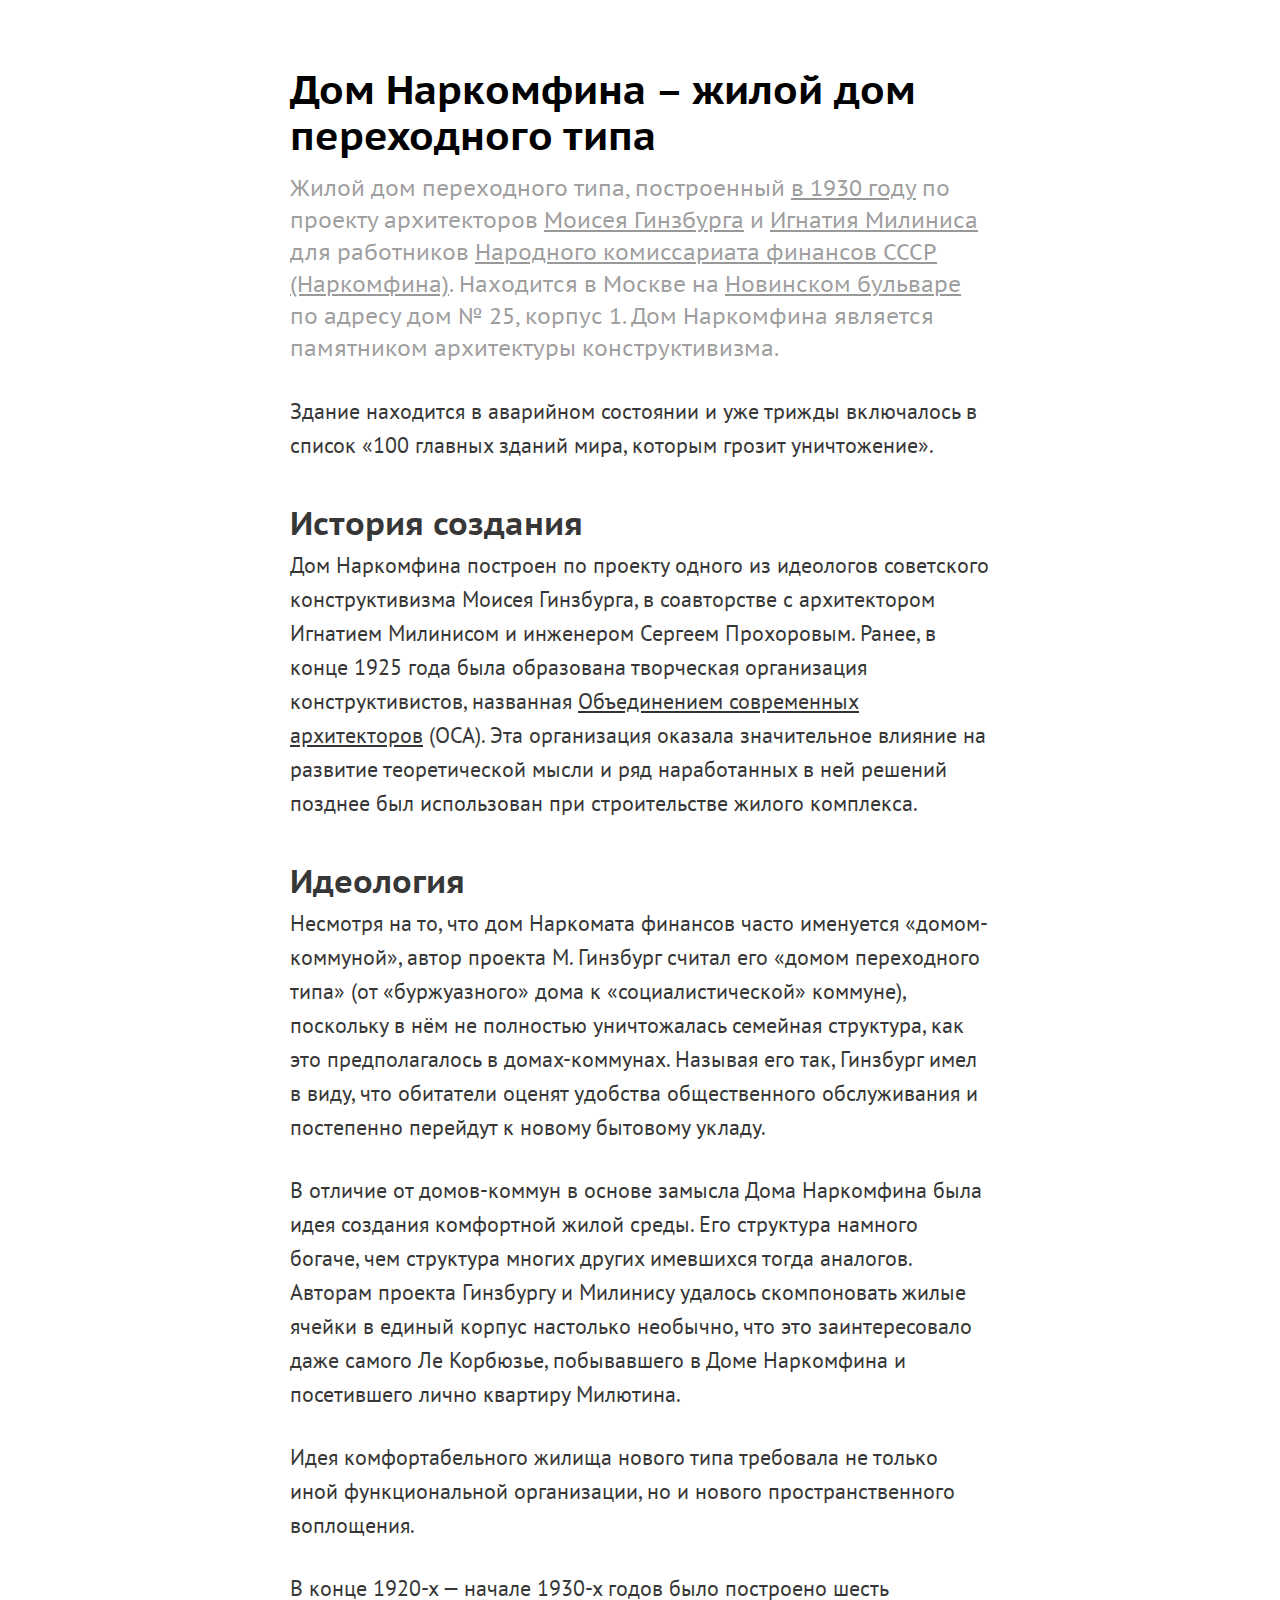
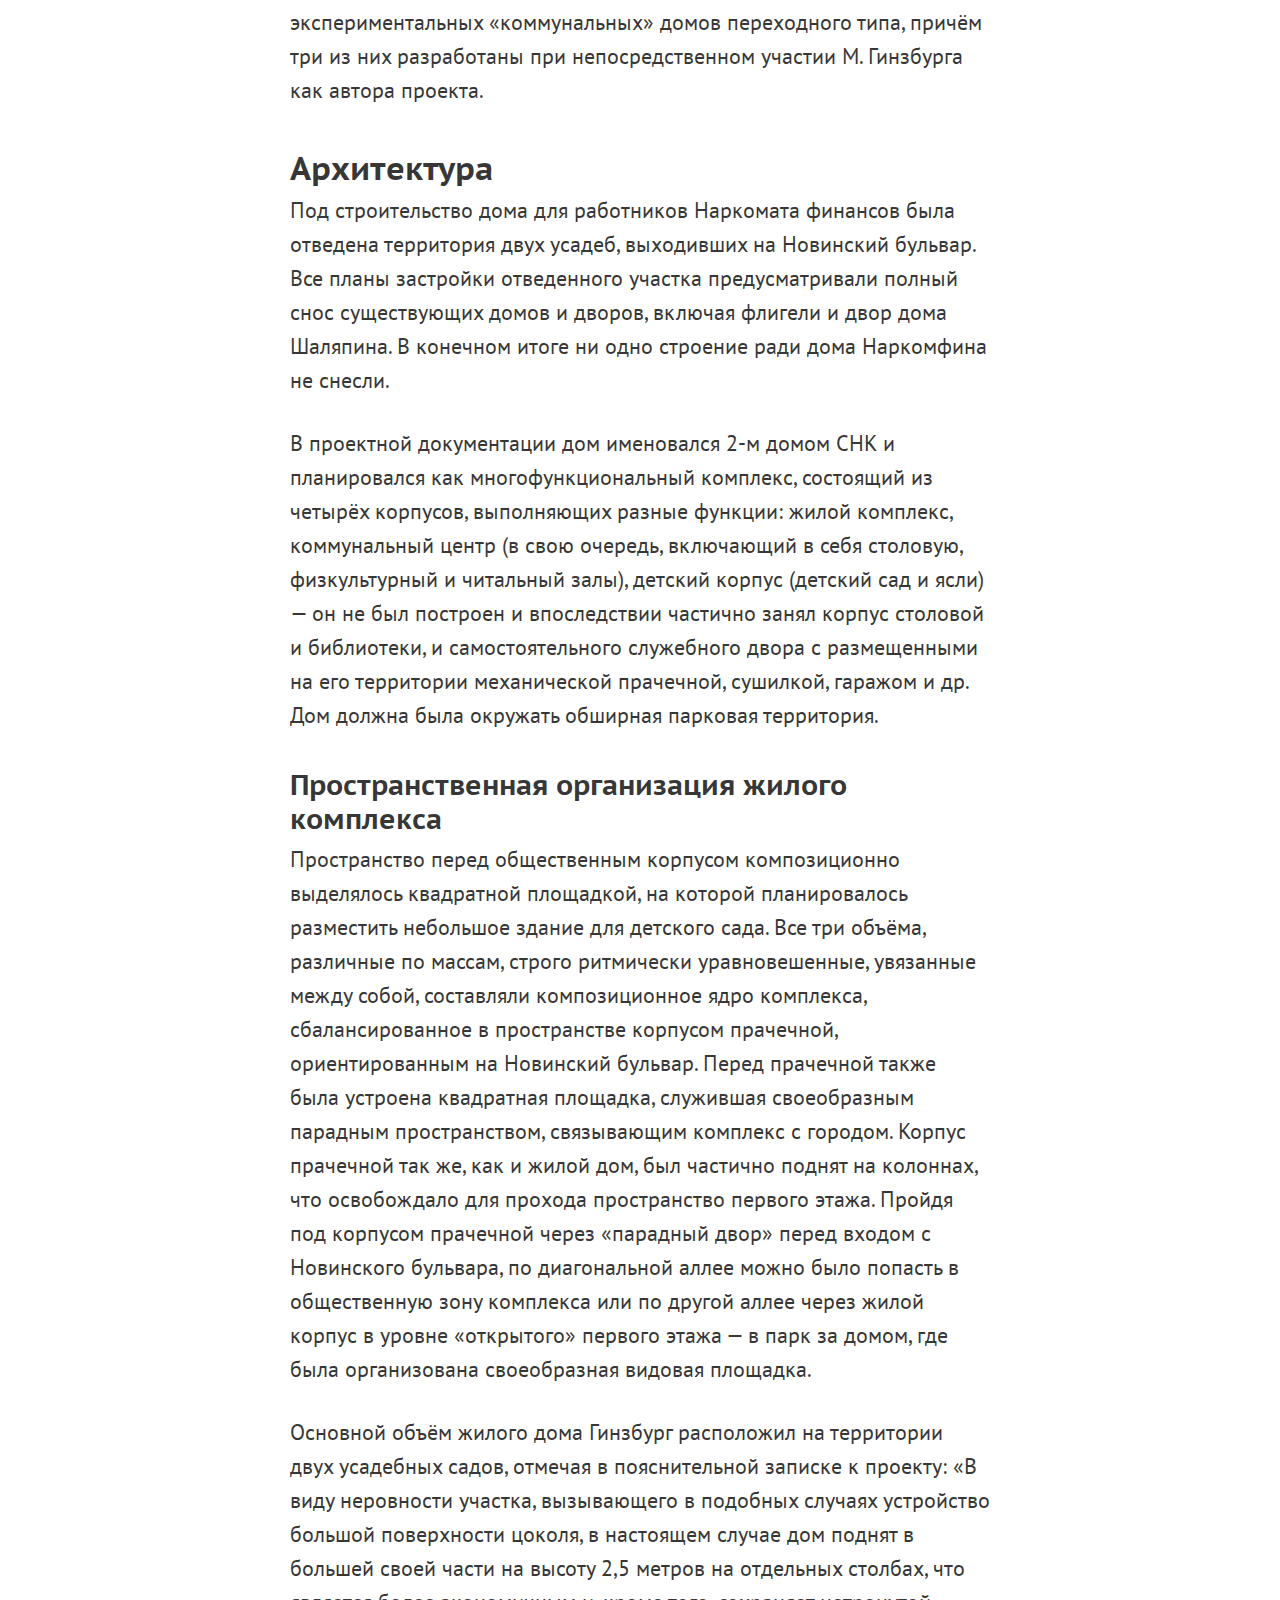
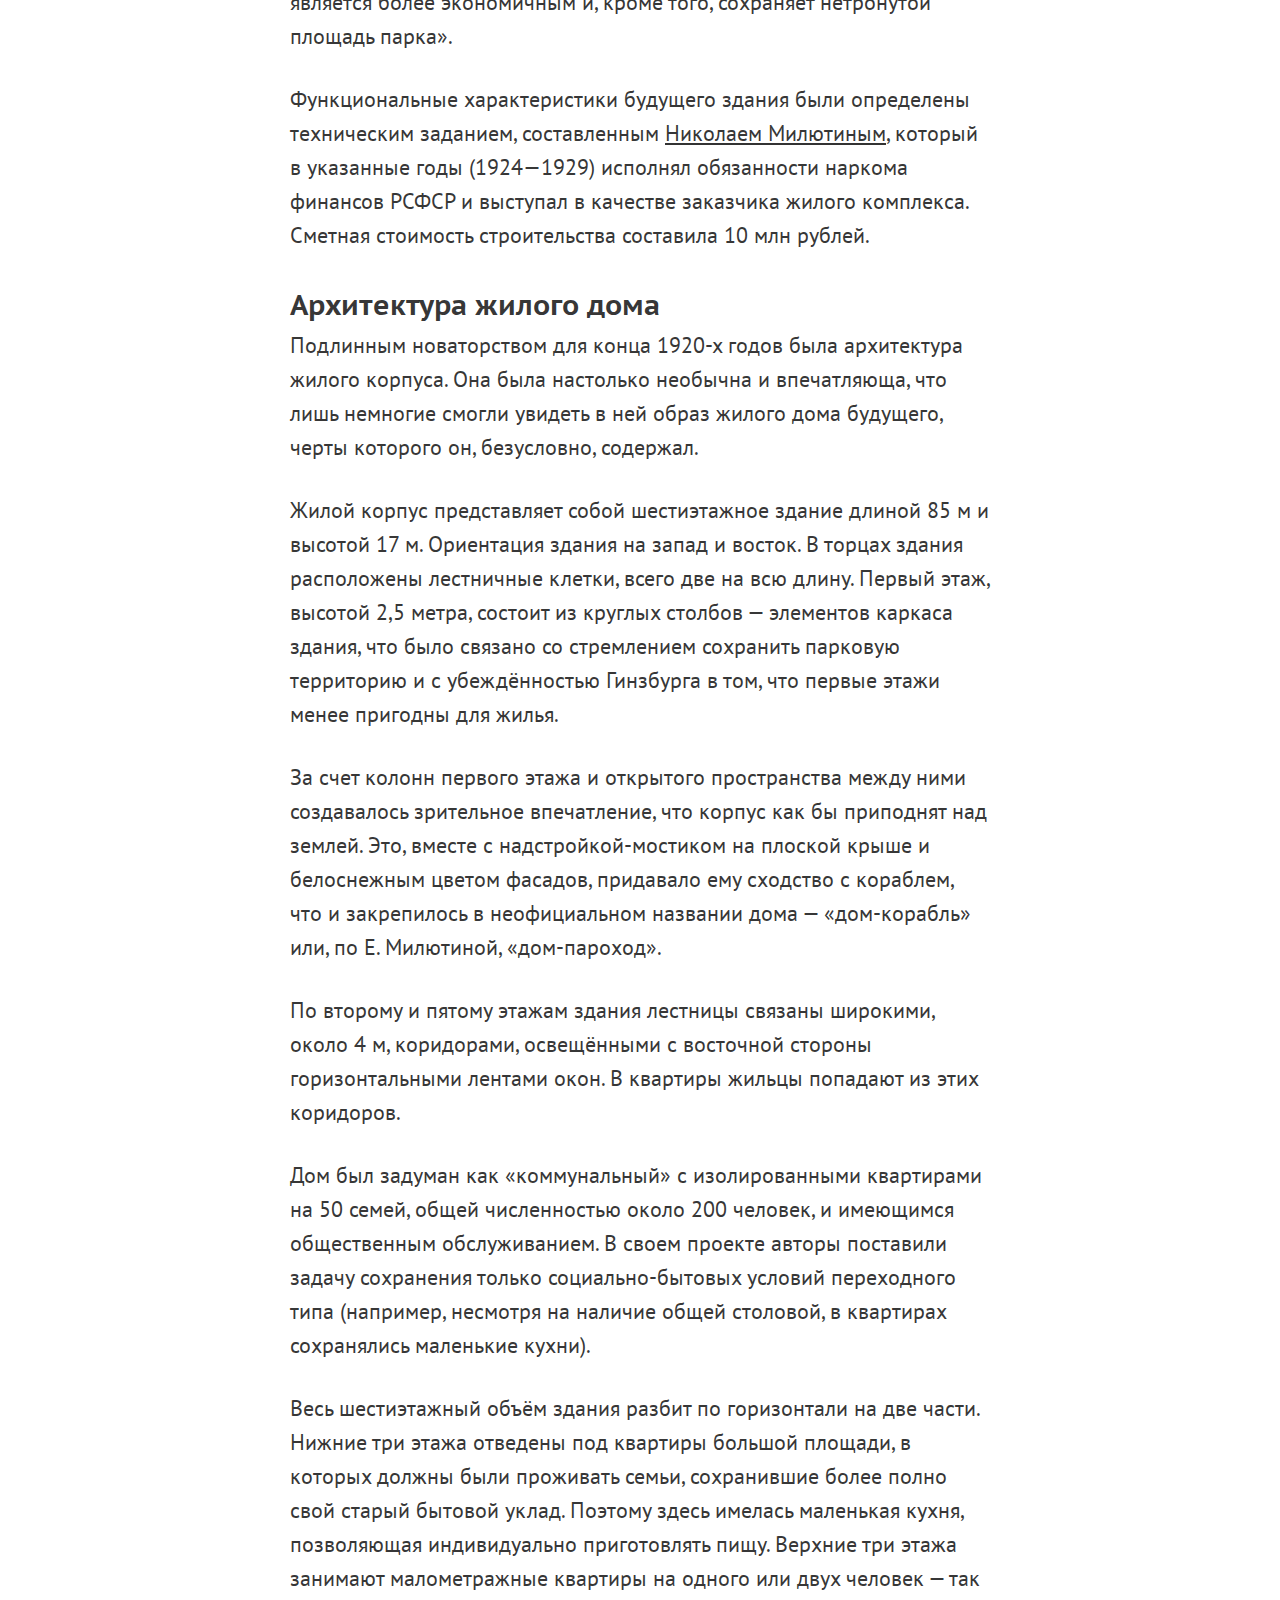
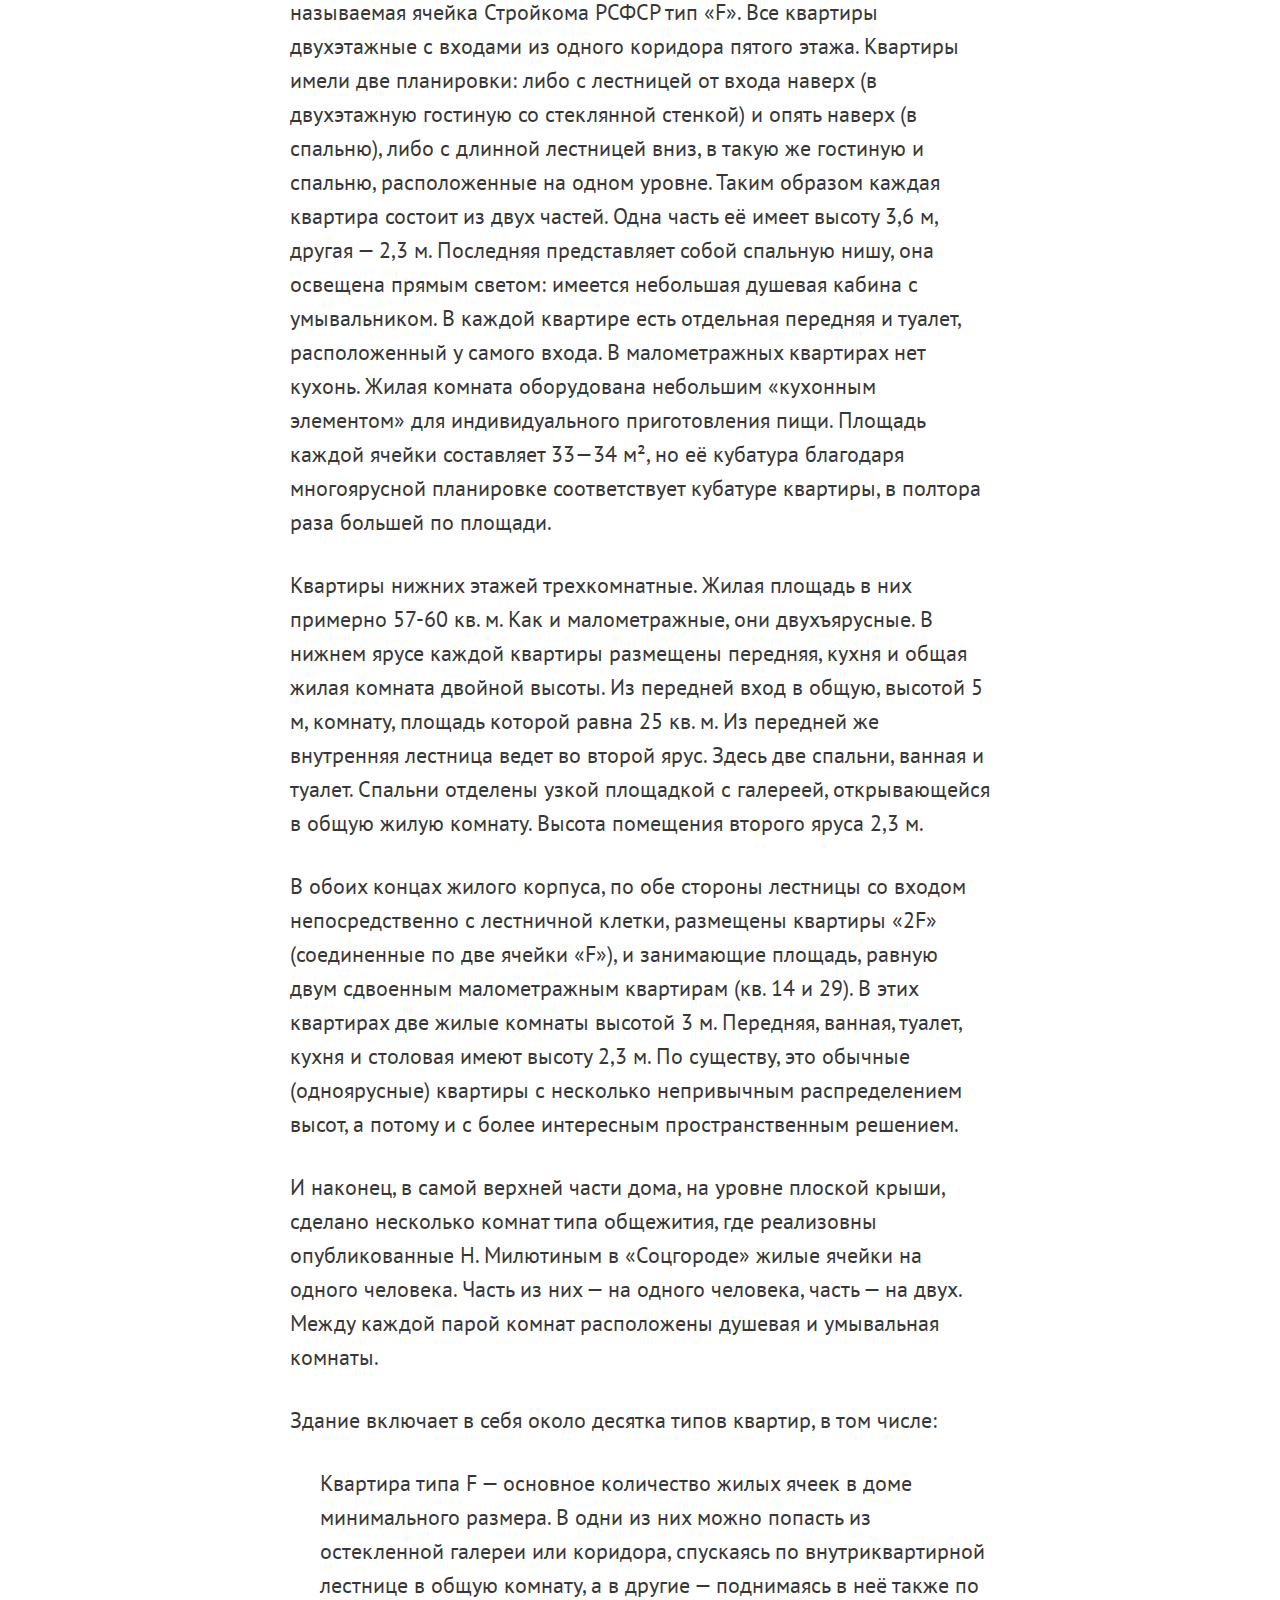
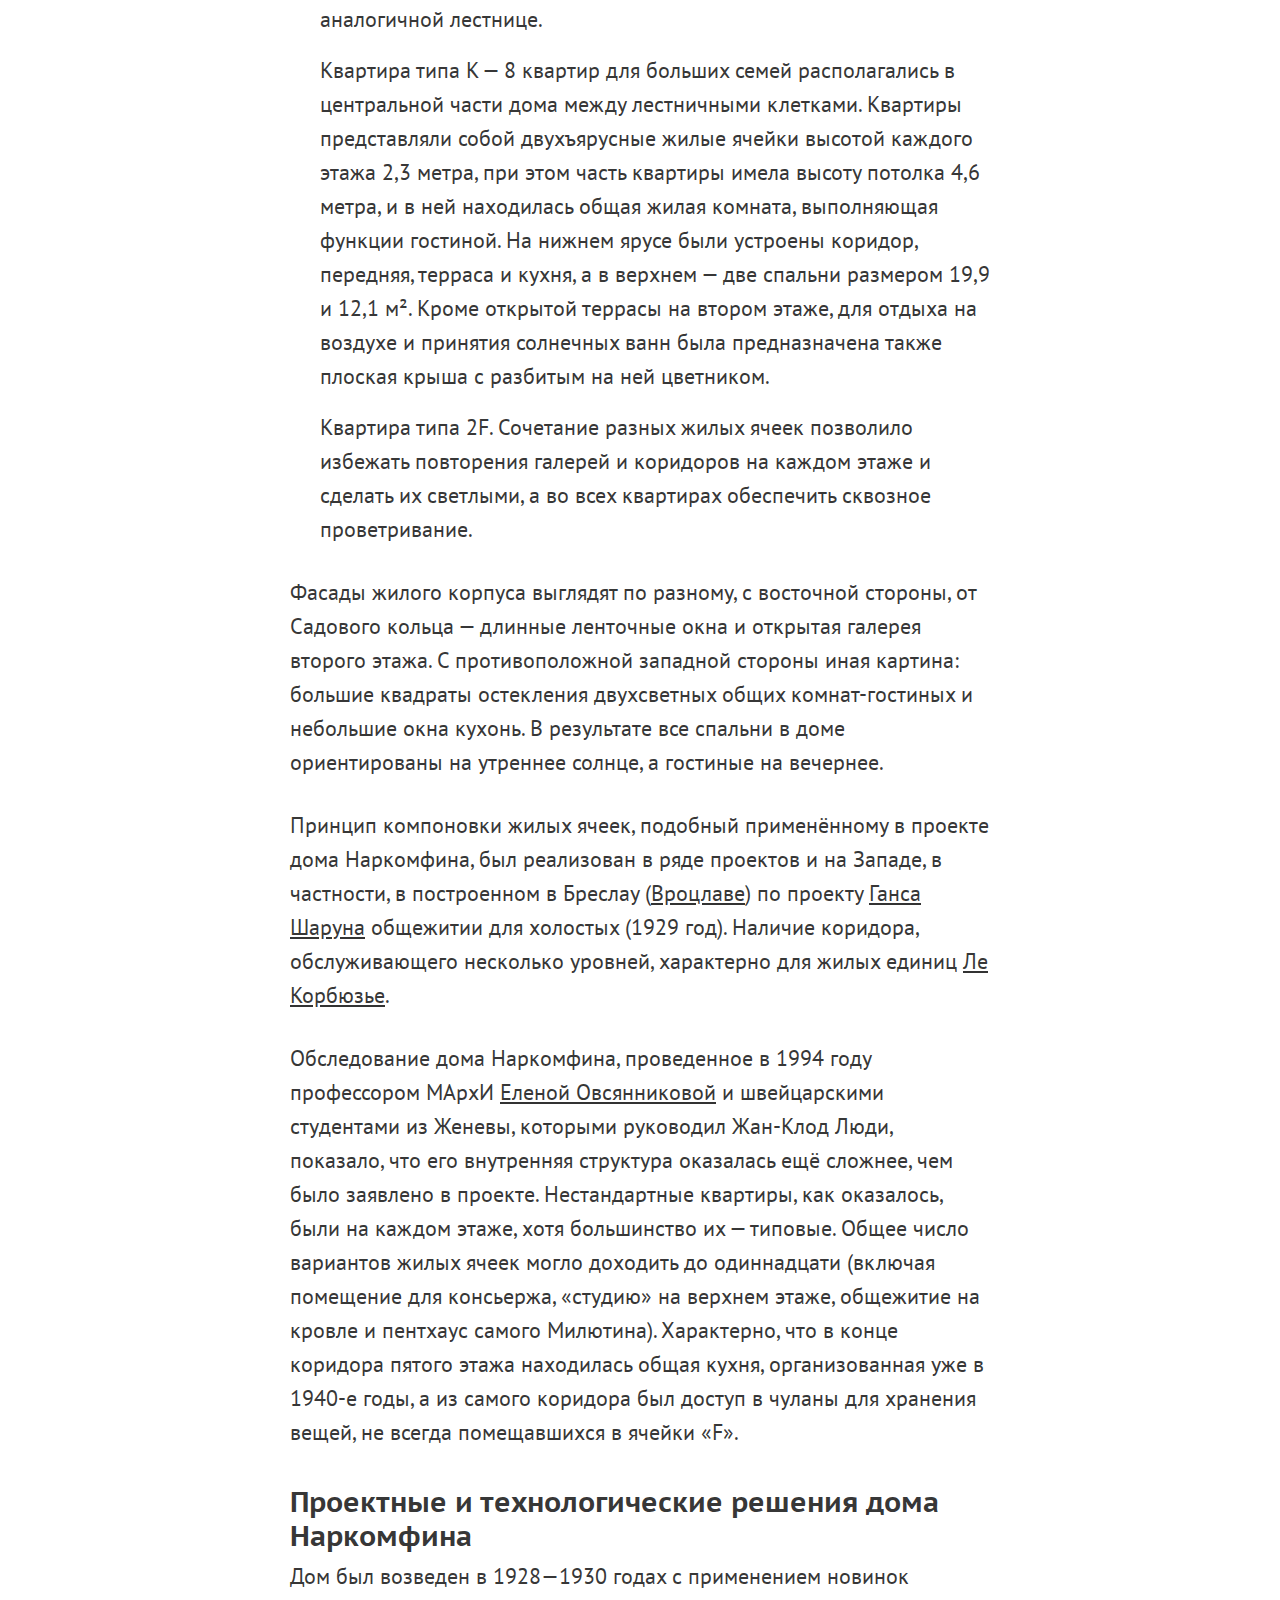
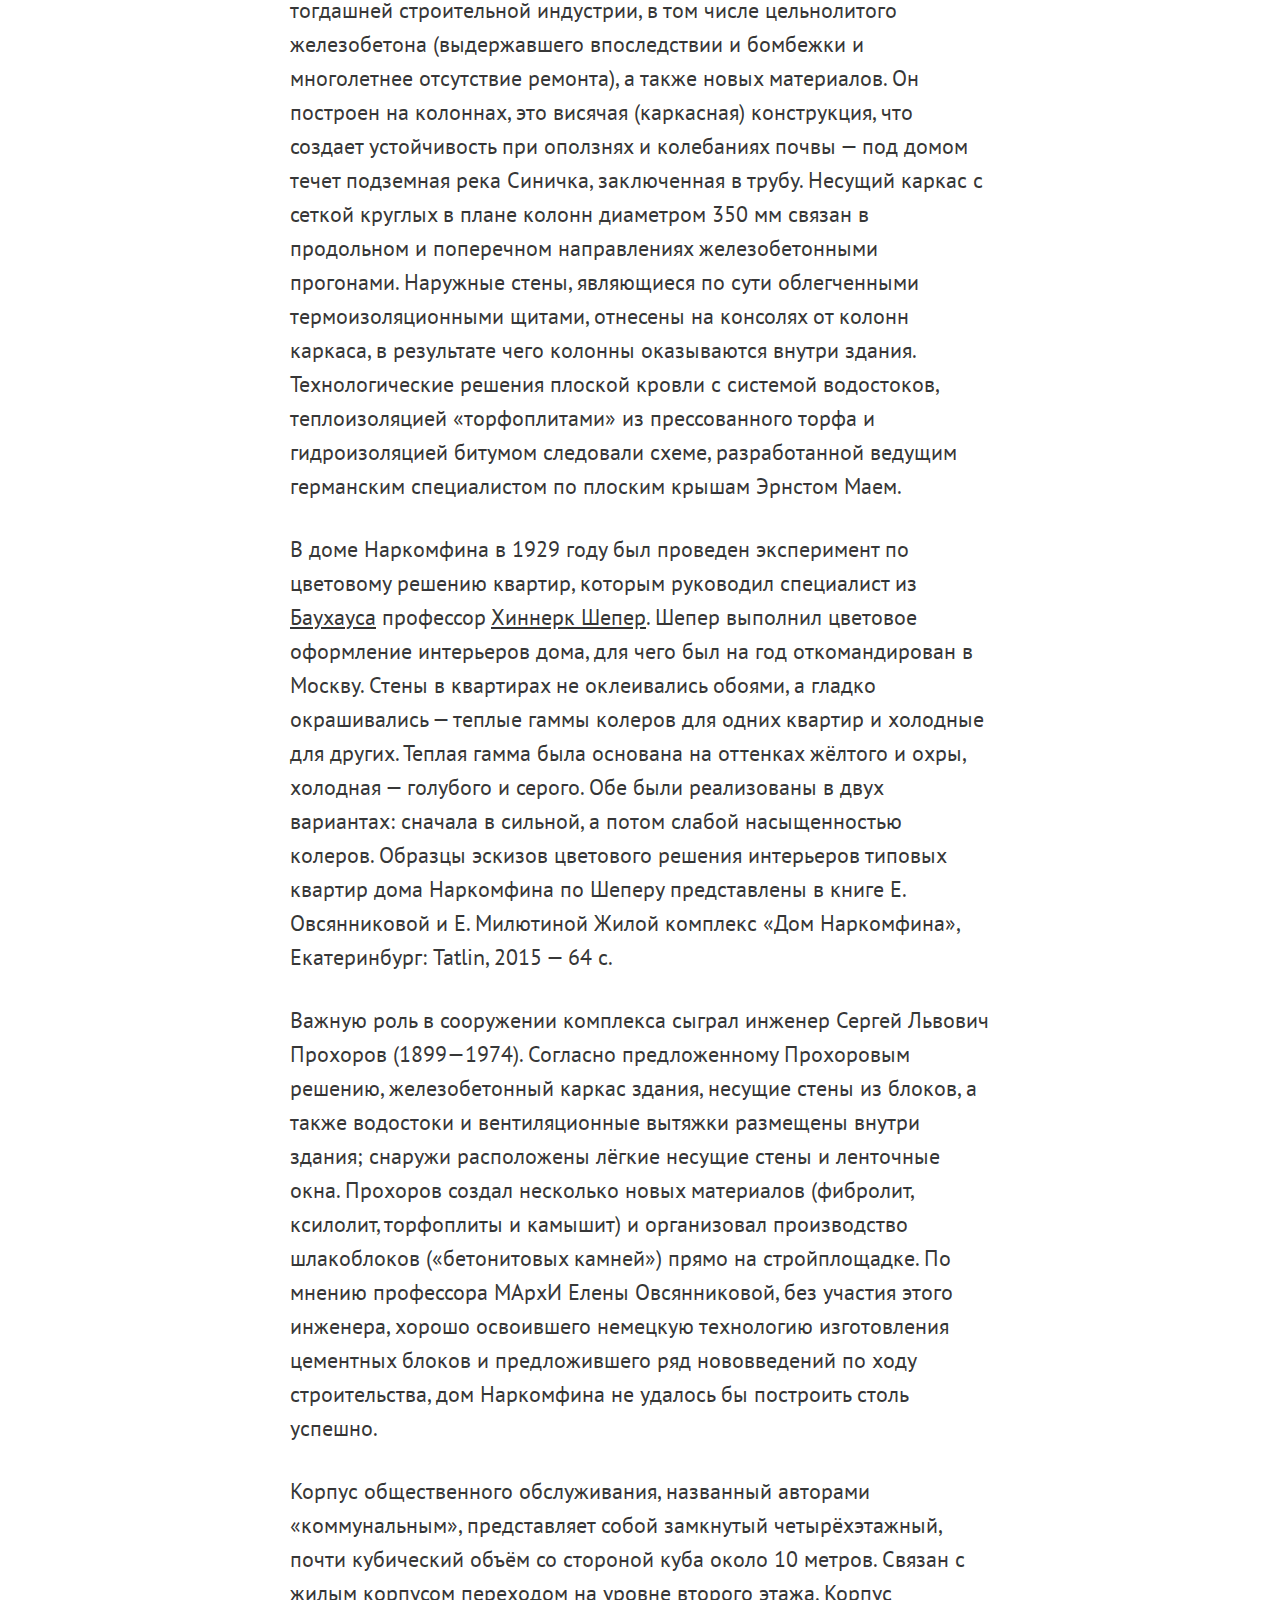
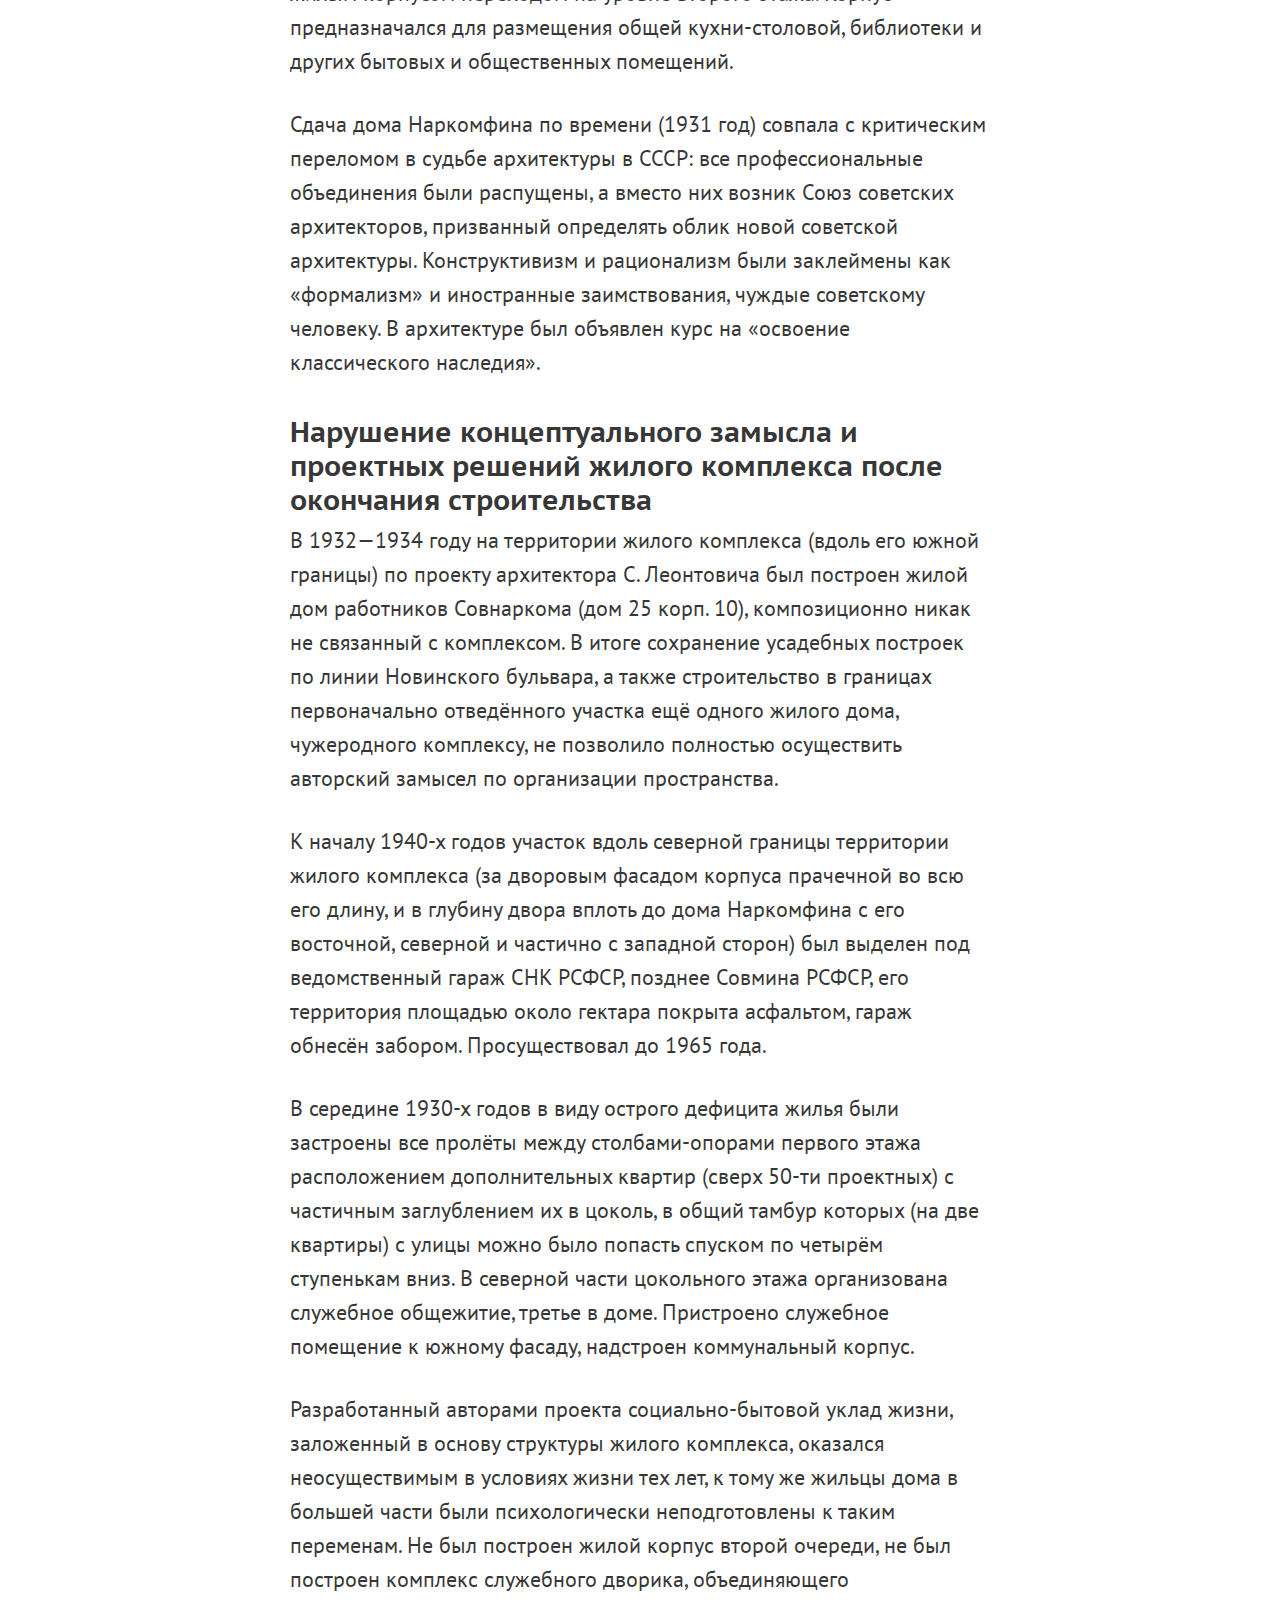
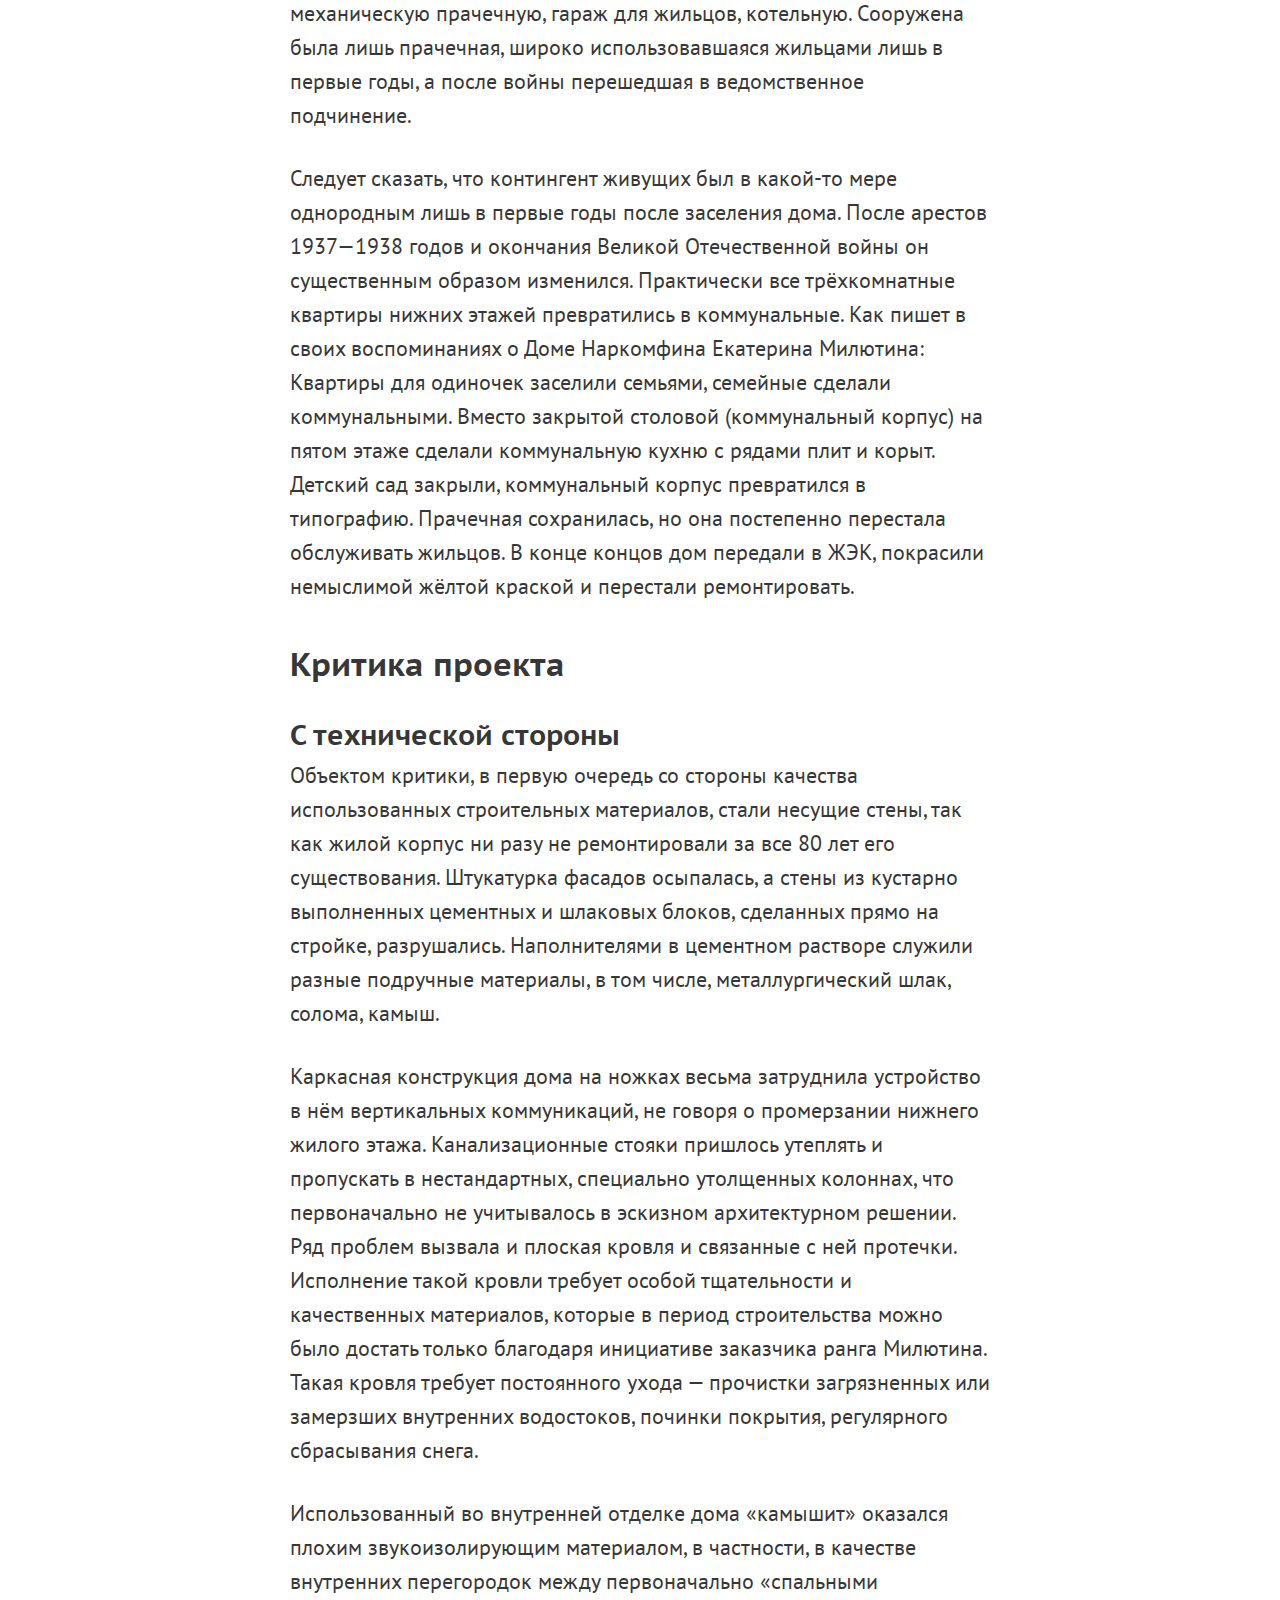
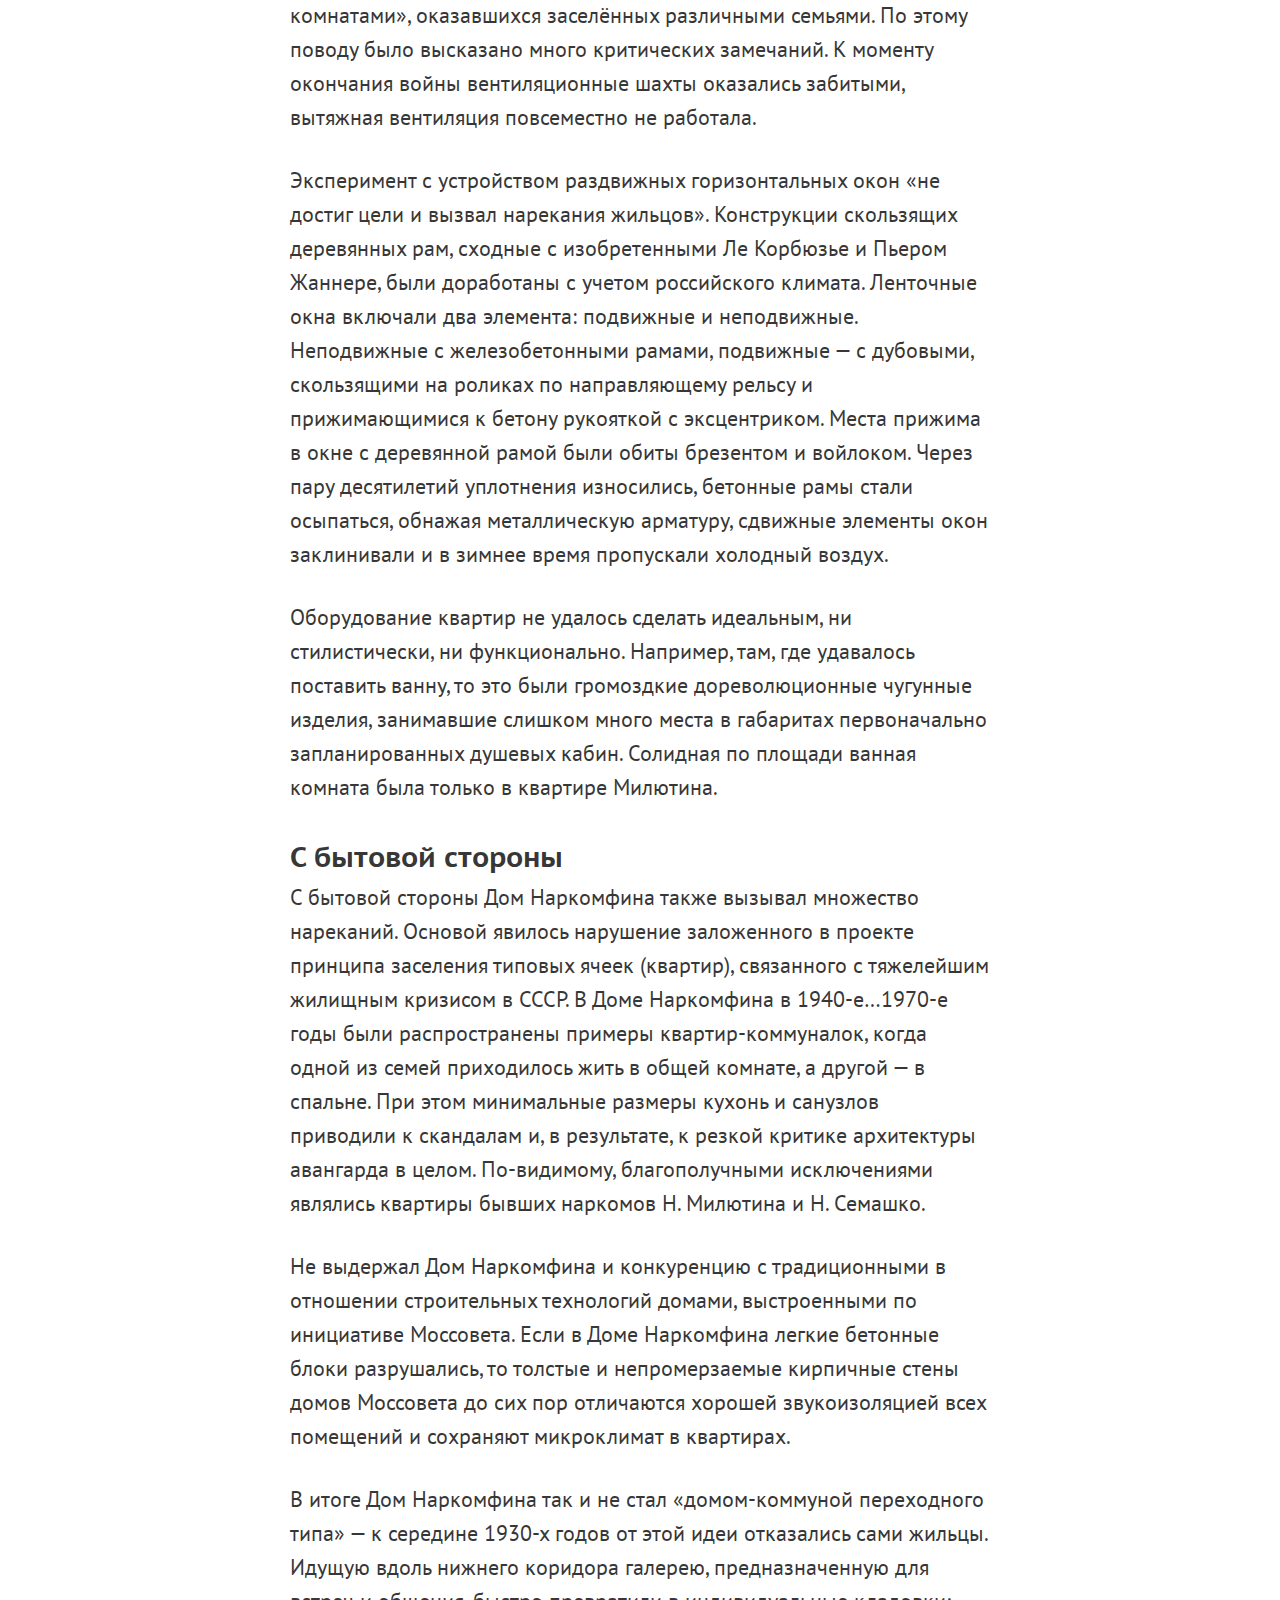
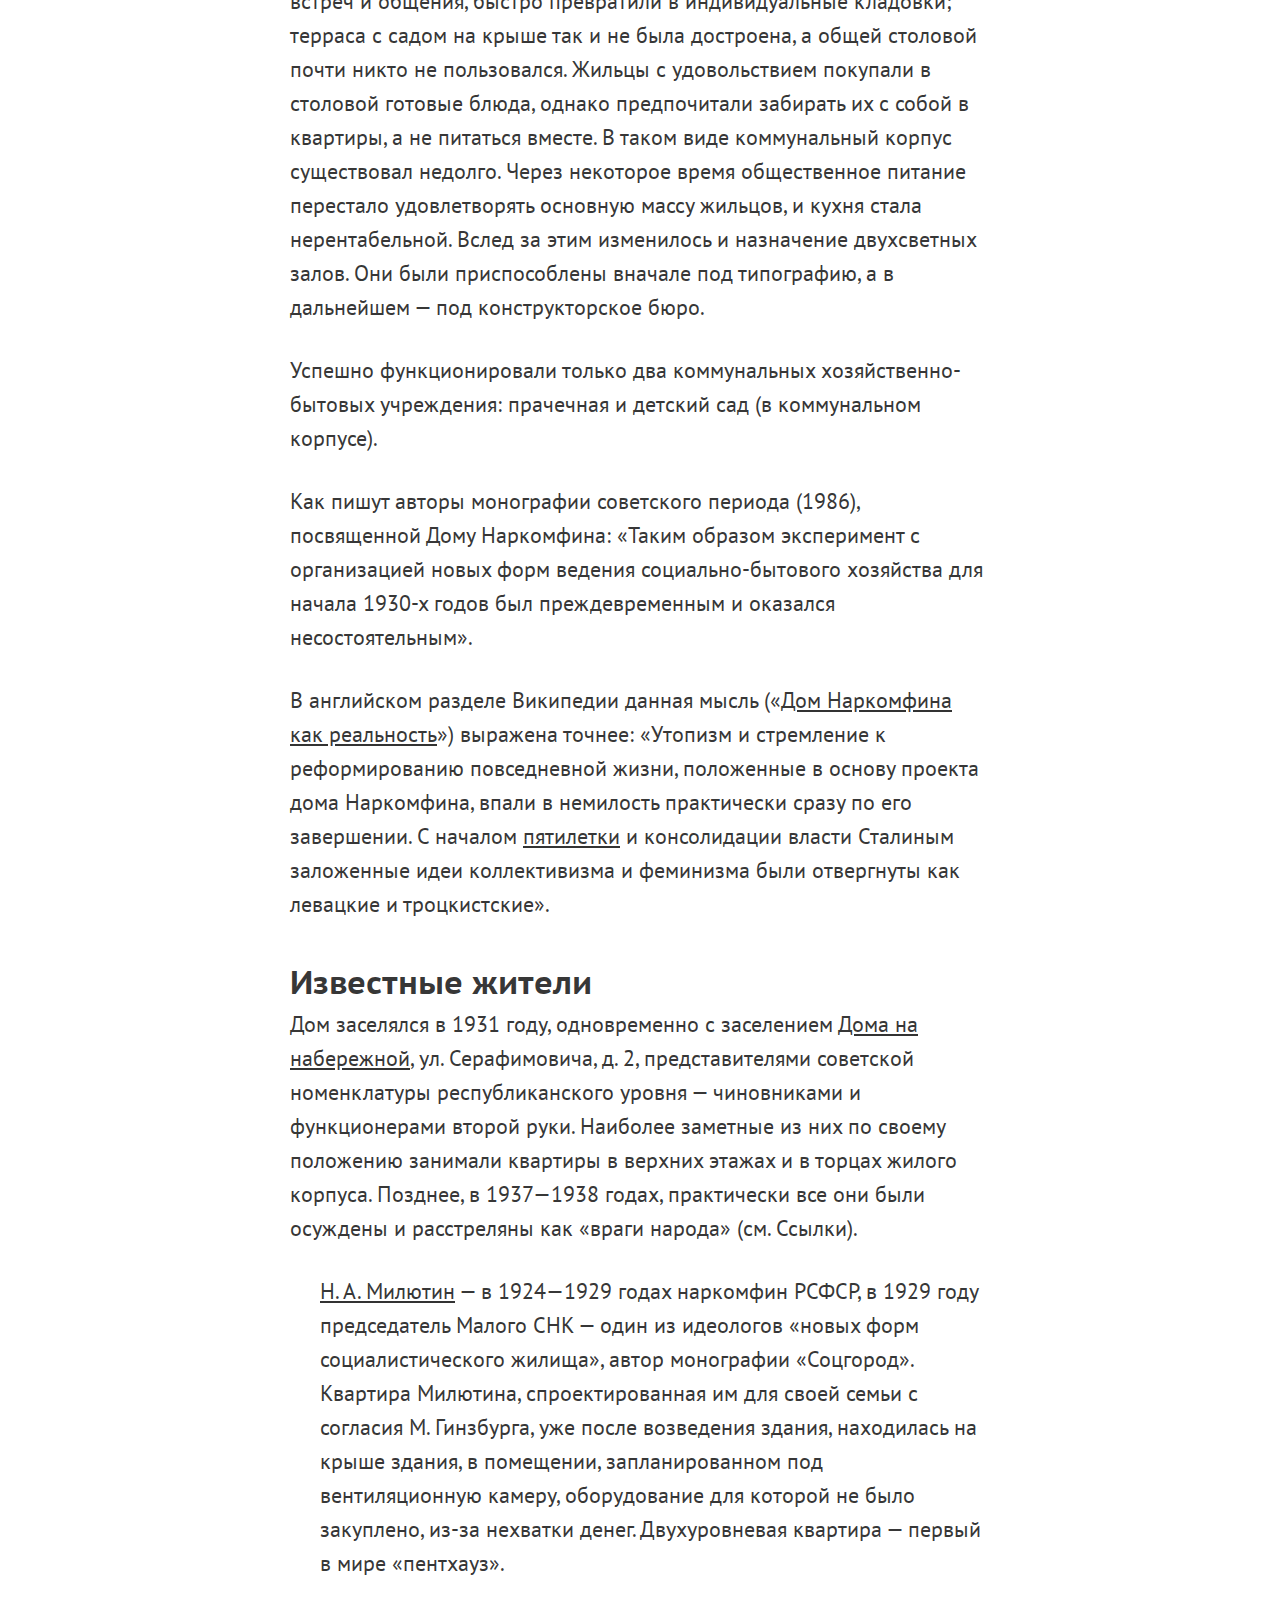
<file: korobovkorobov88/index.html>
<!DOCTYPE html>
<html>
  <head>
    <meta charset="utf-8">
    <title>Дом Наркомфина</title>
    <link rel="stylesheet" href="style.css">
  </head>
  <body>
    <!-- TODO  -->
    <h1>Дом Наркомфина – жилой дом переходного типа</h1>
    <p>Жилой дом переходного типа, построенный <a href="https://ru.wikipedia.org/wiki/1930_%D0%B3%D0%BE%D0%B4" target="_blank">в 1930 году</a> по проекту архитекторов <a href="https://ru.wikipedia.org/wiki/%D0%93%D0%B8%D0%BD%D0%B7%D0%B1%D1%83%D1%80%D0%B3,_%D0%9C%D0%BE%D0%B8%D1%81%D0%B5%D0%B9_%D0%AF%D0%BA%D0%BE%D0%B2%D0%BB%D0%B5%D0%B2%D0%B8%D1%87" target="blank">Моисея Гинзбурга</a> и <a href="https://ru.wikipedia.org/wiki/%D0%9C%D0%B8%D0%BB%D0%B8%D0%BD%D0%B8%D1%81,_%D0%98%D0%B3%D0%BD%D0%B0%D1%82%D0%B8%D0%B9_%D0%A4%D1%80%D0%B0%D0%BD%D1%86%D0%B5%D0%B2%D0%B8%D1%87" target="blank">Игнатия Милиниса</a> для работников <a href="https://ru.wikipedia.org/wiki/%D0%9D%D0%B0%D1%80%D0%BE%D0%B4%D0%BD%D1%8B%D0%B9_%D0%BA%D0%BE%D0%BC%D0%B8%D1%81%D1%81%D0%B0%D1%80%D0%B8%D0%B0%D1%82_%D1%84%D0%B8%D0%BD%D0%B0%D0%BD%D1%81%D0%BE%D0%B2" target="_blank">Народного комиссариата финансов СССР (Наркомфина)</a>. Находится в Москве на <a href="https://ru.wikipedia.org/wiki/%D0%9D%D0%BE%D0%B2%D0%B8%D0%BD%D1%81%D0%BA%D0%B8%D0%B9_%D0%B1%D1%83%D0%BB%D1%8C%D0%B2%D0%B0%D1%80" target="_blank">Новинском бульваре</a> по адресу дом № 25, корпус 1. Дом Наркомфина является памятником архитектуры конструктивизма.</p>
    <p>Здание находится в аварийном состоянии и уже трижды включалось в список «100 главных зданий мира, которым грозит уничтожение».</p>

    <h2>История создания</h2>
    <p>Дом Наркомфина построен по проекту одного из идеологов советского конструктивизма Моисея Гинзбурга, в соавторстве с архитектором Игнатием Милинисом и инженером Сергеем Прохоровым. Ранее, в конце 1925 года была образована творческая организация конструктивистов, названная <a href="https://ru.wikipedia.org/wiki/%D0%9E%D0%B1%D1%8A%D0%B5%D0%B4%D0%B8%D0%BD%D0%B5%D0%BD%D0%B8%D0%B5_%D1%81%D0%BE%D0%B2%D1%80%D0%B5%D0%BC%D0%B5%D0%BD%D0%BD%D1%8B%D1%85_%D0%B0%D1%80%D1%85%D0%B8%D1%82%D0%B5%D0%BA%D1%82%D0%BE%D1%80%D0%BE%D0%B2" target="_blank">Объединением современных архитекторов</a> (ОСА). Эта организация оказала значительное влияние на развитие теоретической мысли и ряд наработанных в ней решений позднее был использован при строительстве жилого комплекса.</p>

    <h2>Идеология</h2>
    <p>Несмотря на то, что дом Наркомата финансов часто именуется «домом-коммуной», автор проекта М. Гинзбург считал его «домом переходного типа» (от «буржуазного» дома к «социалистической» коммуне), поскольку в нём не полностью уничтожалась семейная структура, как это предполагалось в домах-коммунах. Называя его так, Гинзбург имел в виду, что обитатели оценят удобства общественного обслуживания и постепенно перейдут к новому бытовому укладу.
    <p>В отличие от домов-коммун в основе замысла Дома Наркомфина была идея создания комфортной жилой среды. Его структура намного богаче, чем структура многих других имевшихся тогда аналогов. Авторам проекта Гинзбургу и Милинису удалось скомпоновать жилые ячейки в единый корпус настолько необычно, что это заинтересовало даже самого Ле Корбюзье, побывавшего в Доме Наркомфина и посетившего лично квартиру Милютина.<p/>
    <p>Идея комфортабельного жилища нового типа требовала не только иной функциональной организации, но и нового пространственного воплощения.<p/>
    <p>В конце 1920-х — начале 1930-х годов было построено шесть экспериментальных «коммунальных» домов переходного типа, причём три из них разработаны при непосредственном участии М. Гинзбурга как автора проекта.</p>

    <h2>Архитектура</h2>
    <p>Под строительство дома для работников Наркомата финансов была отведена территория двух усадеб, выходивших на Новинский бульвар. Все планы застройки отведенного участка предусматривали полный снос существующих домов и дворов, включая флигели и двор дома Шаляпина. В конечном итоге ни одно строение ради дома Наркомфина не снесли.</p>
    <p>В проектной документации дом именовался 2-м домом СНК и планировался как многофункциональный комплекс, состоящий из четырёх корпусов, выполняющих разные функции: жилой комплекс, коммунальный центр (в свою очередь, включающий в себя столовую, физкультурный и читальный залы), детский корпус (детский сад и ясли) — он не был построен и впоследствии частично занял корпус столовой и библиотеки, и самостоятельного служебного двора с размещенными на его территории механической прачечной, сушилкой, гаражом и др. Дом должна была окружать обширная парковая территория.</p>

    <h3>Пространственная организация жилого комплекса</h3>
    <p>Пространство перед общественным корпусом композиционно выделялось квадратной площадкой, на которой планировалось разместить небольшое здание для детского сада. Все три объёма, различные по массам, строго ритмически уравновешенные, увязанные между собой, составляли композиционное ядро комплекса, сбалансированное в пространстве корпусом прачечной, ориентированным на Новинский бульвар. Перед прачечной также была устроена квадратная площадка, служившая своеобразным парадным пространством, связывающим комплекс с городом. Корпус прачечной так же, как и жилой дом, был частично поднят на колоннах, что освобождало для прохода пространство первого этажа. Пройдя под корпусом прачечной через «парадный двор» перед входом с Новинского бульвара, по диагональной аллее можно было попасть в общественную зону комплекса или по другой аллее через жилой корпус в уровне «открытого» первого этажа — в парк за домом, где была организована своеобразная видовая площадка.</p>
    <p>Основной объём жилого дома Гинзбург расположил на территории двух усадебных садов, отмечая в пояснительной записке к проекту: «В виду неровности участка, вызывающего в подобных случаях устройство большой поверхности цоколя, в настоящем случае дом поднят в большей своей части на высоту 2,5 метров на отдельных столбах, что является более экономичным и, кроме того, сохраняет нетронутой площадь парка».</p>
    <p>Функциональные характеристики будущего здания были определены техническим заданием, составленным <a href="https://ru.wikipedia.org/wiki/%D0%9C%D0%B8%D0%BB%D1%8E%D1%82%D0%B8%D0%BD,_%D0%9D%D0%B8%D0%BA%D0%BE%D0%BB%D0%B0%D0%B9_%D0%90%D0%BB%D0%B5%D0%BA%D1%81%D0%B0%D0%BD%D0%B4%D1%80%D0%BE%D0%B2%D0%B8%D1%87" target="_blank">Николаем Милютиным</a>, который в указанные годы (1924—1929) исполнял обязанности наркома финансов РСФСР и выступал в качестве заказчика жилого комплекса. Сметная стоимость строительства составила 10 млн рублей.</p>

    <h3>Архитектура жилого дома</h3>
    <p>Подлинным новаторством для конца 1920-х годов была архитектура жилого корпуса. Она была настолько необычна и впечатляюща, что лишь немногие смогли увидеть в ней образ жилого дома будущего, черты которого он, безусловно, содержал.</p>
    <p>Жилой корпус представляет собой шестиэтажное здание длиной 85 м и высотой 17 м. Ориентация здания на запад и восток. В торцах здания расположены лестничные клетки, всего две на всю длину. Первый этаж, высотой 2,5 метра, состоит из круглых столбов — элементов каркаса здания, что было связано со стремлением сохранить парковую территорию и с убеждённостью Гинзбурга в том, что первые этажи менее пригодны для жилья.</p>
    <p>За счет колонн первого этажа и открытого пространства между ними создавалось зрительное впечатление, что корпус как бы приподнят над землей. Это, вместе с надстройкой-мостиком на плоской крыше и белоснежным цветом фасадов, придавало ему сходство с кораблем, что и закрепилось в неофициальном названии дома — «дом-корабль» или, по Е. Милютиной, «дом-пароход».</p>
    <p>По второму и пятому этажам здания лестницы связаны широкими, около 4 м, коридорами, освещёнными с восточной стороны горизонтальными лентами окон. В квартиры жильцы попадают из этих коридоров.</p>
    <p>Дом был задуман как «коммунальный» с изолированными квартирами на 50 семей, общей численностью около 200 человек, и имеющимся общественным обслуживанием. В своем проекте авторы поставили задачу сохранения только социально-бытовых условий переходного типа (например, несмотря на наличие общей столовой, в квартирах сохранялись маленькие кухни).</p>
    <p>Весь шестиэтажный объём здания разбит по горизонтали на две части. Нижние три этажа отведены под квартиры большой площади, в которых должны были проживать семьи, сохранившие более полно свой старый бытовой уклад. Поэтому здесь имелась маленькая кухня, позволяющая индивидуально приготовлять пищу. Верхние три этажа занимают малометражные квартиры на одного или двух человек — так называемая ячейка Стройкома РСФСР тип «F». Все квартиры двухэтажные с входами из одного коридора пятого этажа. Квартиры имели две планировки: либо с лестницей от входа наверх (в двухэтажную гостиную со стеклянной стенкой) и опять наверх (в спальню), либо с длинной лестницей вниз, в такую же гостиную и спальню, расположенные на одном уровне. Таким образом каждая квартира состоит из двух частей. Одна часть её имеет высоту 3,6 м, другая — 2,3 м. Последняя представляет собой спальную нишу, она освещена прямым светом: имеется небольшая душевая кабина с умывальником. В каждой квартире есть отдельная передняя и туалет, расположенный у самого входа. В малометражных квартирах нет кухонь. Жилая комната оборудована небольшим «кухонным элементом» для индивидуального приготовления пищи. Площадь каждой ячейки составляет 33—34 м², но её кубатура благодаря многоярусной планировке соответствует кубатуре квартиры, в полтора раза большей по площади.</p>
    <p>Квартиры нижних этажей трехкомнатные. Жилая площадь в них примерно 57-60 кв. м. Как и малометражные, они двухъярусные. В нижнем ярусе каждой квартиры размещены передняя, кухня и общая жилая комната двойной высоты. Из передней вход в общую, высотой 5 м, комнату, площадь которой равна 25 кв. м. Из передней же внутренняя лестница ведет во второй ярус. Здесь две спальни, ванная и туалет. Спальни отделены узкой площадкой с галереей, открывающейся в общую жилую комнату. Высота помещения второго яруса 2,3 м.</p>
    <p>В обоих концах жилого корпуса, по обе стороны лестницы со входом непосредственно с лестничной клетки, размещены квартиры «2F» (соединенные по две ячейки «F»), и занимающие площадь, равную двум сдвоенным малометражным квартирам (кв. 14 и 29). В этих квартирах две жилые комнаты высотой 3 м. Передняя, ванная, туалет, кухня и столовая имеют высоту 2,3 м. По существу, это обычные (одноярусные) квартиры с несколько непривычным распределением высот, а потому и с более интересным пространственным решением.</p>
    <p>И наконец, в самой верхней части дома, на уровне плоской крыши, сделано несколько комнат типа общежития, где реализовны опубликованные Н. Милютиным в «Соцгороде» жилые ячейки на одного человека. Часть из них — на одного человека, часть — на двух. Между каждой парой комнат расположены душевая и умывальная комнаты.</p>
    <p>Здание включает в себя около десятка типов квартир, в том числе:</p>
    <ul>
      <li>Квартира типа F — основное количество жилых ячеек в доме минимального размера. В одни из них можно попасть из остекленной галереи или коридора, спускаясь по внутриквартирной лестнице в общую комнату, а в другие — поднимаясь в неё также по аналогичной лестнице.</li>
      <li>Квартира типа K — 8 квартир для больших семей располагались в центральной части дома между лестничными клетками. Квартиры представляли собой двухъярусные жилые ячейки высотой каждого этажа 2,3 метра, при этом часть квартиры имела высоту потолка 4,6 метра, и в ней находилась общая жилая комната, выполняющая функции гостиной. На нижнем ярусе были устроены коридор, передняя, терраса и кухня, а в верхнем — две спальни размером 19,9 и 12,1 м². Кроме открытой террасы на втором этаже, для отдыха на воздухе и принятия солнечных ванн была предназначена также плоская крыша с разбитым на ней цветником.</li>
      <li>Квартира типа 2F. Сочетание разных жилых ячеек позволило избежать повторения галерей и коридоров на каждом этаже и сделать их светлыми, а во всех квартирах обеспечить сквозное проветривание.</li>
    </ul>
    <p>Фасады жилого корпуса выглядят по разному, с восточной стороны, от Садового кольца — длинные ленточные окна и открытая галерея второго этажа. С противоположной западной стороны иная картина: большие квадраты остекления двухсветных общих комнат-гостиных и небольшие окна кухонь. В результате все спальни в доме ориентированы на утреннее солнце, а гостиные на вечернее.</p>
    <p>Принцип компоновки жилых ячеек, подобный применённому в проекте дома Наркомфина, был реализован в ряде проектов и на Западе, в частности, в построенном в Бреслау (<a href="https://ru.wikipedia.org/wiki/%D0%92%D1%80%D0%BE%D1%86%D0%BB%D0%B0%D0%B2" target="_blank">Вроцлаве</a>) по проекту <a href="https://ru.wikipedia.org/wiki/%D0%A8%D0%B0%D1%80%D1%83%D0%BD,_%D0%93%D0%B0%D0%BD%D1%81_%D0%91%D0%B5%D1%80%D0%BD%D1%85%D0%B0%D1%80%D0%B4" target="_blank">Ганса Шаруна</a> общежитии для холостых (1929 год). Наличие коридора, обслуживающего несколько уровней, характерно для жилых единиц <a href="https://ru.wikipedia.org/wiki/%D0%9B%D0%B5_%D0%9A%D0%BE%D1%80%D0%B1%D1%8E%D0%B7%D1%8C%D0%B5" target="_blank">Ле Корбюзье</a>.</p>
    <p>Обследование дома Наркомфина, проведенное в 1994 году профессором МАрхИ <a href="https://ru.wikipedia.org/wiki/%D0%9E%D0%B2%D1%81%D1%8F%D0%BD%D0%BD%D0%B8%D0%BA%D0%BE%D0%B2%D0%B0,_%D0%95%D0%BB%D0%B5%D0%BD%D0%B0_%D0%91%D0%BE%D1%80%D0%B8%D1%81%D0%BE%D0%B2%D0%BD%D0%B0" target="">Еленой Овсянниковой</a> и швейцарскими студентами из Женевы, которыми руководил Жан-Клод Люди, показало, что его внутренняя структура оказалась ещё сложнее, чем было заявлено в проекте. Нестандартные квартиры, как оказалось, были на каждом этаже, хотя большинство их — типовые. Общее число вариантов жилых ячеек могло доходить до одиннадцати (включая помещение для консьержа, «студию» на верхнем этаже, общежитие на кровле и пентхаус самого Милютина). Характерно, что в конце коридора пятого этажа находилась общая кухня, организованная уже в 1940-е годы, а из самого коридора был доступ в чуланы для хранения вещей, не всегда помещавшихся в ячейки «F».</p>

    <h3>Проектные и технологические решения дома Наркомфина</h3>
    <p>Дом был возведен в 1928—1930 годах с применением новинок тогдашней строительной индустрии, в том числе цельнолитого железобетона (выдержавшего впоследствии и бомбежки и многолетнее отсутствие ремонта), а также новых материалов. Он построен на колоннах, это висячая (каркасная) конструкция, что создает устойчивость при оползнях и колебаниях почвы — под домом течет подземная река Синичка, заключенная в трубу. Несущий каркас с сеткой круглых в плане колонн диаметром 350 мм связан в продольном и поперечном направлениях железобетонными прогонами. Наружные стены, являющиеся по сути облегченными термоизоляционными щитами, отнесены на консолях от колонн каркаса, в результате чего колонны оказываются внутри здания. Технологические решения плоской кровли с системой водостоков, теплоизоляцией «торфоплитами» из прессованного торфа и гидроизоляцией битумом следовали схеме, разработанной ведущим германским специалистом по плоским крышам Эрнстом Маем.</p>
    <p>В доме Наркомфина в 1929 году был проведен эксперимент по цветовому решению квартир, которым руководил специалист из <a href="https://ru.wikipedia.org/wiki/%D0%91%D0%B0%D1%83%D1%85%D0%B0%D1%83%D1%81" target="_blank">Баухауса</a> профессор <a href="https://de.wikipedia.org/wiki/Hinnerk_Scheper" target="_blank">Хиннерк Шепер</a>. Шепер выполнил цветовое оформление интерьеров дома, для чего был на год откомандирован в Москву. Стены в квартирах не оклеивались обоями, а гладко окрашивались — теплые гаммы колеров для одних квартир и холодные для других. Теплая гамма была основана на оттенках жёлтого и охры, холодная — голубого и серого. Обе были реализованы в двух вариантах: сначала в сильной, а потом слабой насыщенностью колеров. Образцы эскизов цветового решения интерьеров типовых квартир дома Наркомфина по Шеперу представлены в книге Е. Овсянниковой и Е. Милютиной Жилой комплекс «Дом Наркомфина», Екатеринбург: Tatlin, 2015 — 64 с.</p>
    <p>Важную роль в сооружении комплекса сыграл инженер Сергей Львович Прохоров (1899—1974). Согласно предложенному Прохоровым решению, железобетонный каркас здания, несущие стены из блоков, а также водостоки и вентиляционные вытяжки размещены внутри здания; снаружи расположены лёгкие несущие стены и ленточные окна. Прохоров создал несколько новых материалов (фибролит, ксилолит, торфоплиты и камышит) и организовал производство шлакоблоков («бетонитовых камней») прямо на стройплощадке. По мнению профессора МАрхИ Елены Овсянниковой, без участия этого инженера, хорошо освоившего немецкую технологию изготовления цементных блоков и предложившего ряд нововведений по ходу строительства, дом Наркомфина не удалось бы построить столь успешно.</p>
    <p>Корпус общественного обслуживания, названный авторами «коммунальным», представляет собой замкнутый четырёхэтажный, почти кубический объём со стороной куба около 10 метров. Связан с жилым корпусом переходом на уровне второго этажа. Корпус предназначался для размещения общей кухни-столовой, библиотеки и других бытовых и общественных помещений.</p>
    <p>Сдача дома Наркомфина по времени (1931 год) совпала с критическим переломом в судьбе архитектуры в СССР: все профессиональные объединения были распущены, а вместо них возник Союз советских архитекторов, призванный определять облик новой советской архитектуры. Конструктивизм и рационализм были заклеймены как «формализм» и иностранные заимствования, чуждые советскому человеку. В архитектуре был объявлен курс на «освоение классического наследия».</p>

    <h3>Нарушение концептуального замысла и проектных решений жилого комплекса после окончания строительства</h3>
    <p>В 1932—1934 году на территории жилого комплекса (вдоль его южной границы) по проекту архитектора С. Леонтовича был построен жилой дом работников Совнаркома (дом 25 корп. 10), композиционно никак не связанный с комплексом. В итоге сохранение усадебных построек по линии Новинского бульвара, а также строительство в границах первоначально отведённого участка ещё одного жилого дома, чужеродного комплексу, не позволило полностью осуществить авторский замысел по организации пространства.</p>
    <p>К началу 1940-х годов участок вдоль северной границы территории жилого комплекса (за дворовым фасадом корпуса прачечной во всю его длину, и в глубину двора вплоть до дома Наркомфина с его восточной, северной и частично с западной сторон) был выделен под ведомственный гараж СНК РСФСР, позднее Совмина РСФСР, его территория площадью около гектара покрыта асфальтом, гараж обнесён забором. Просуществовал до 1965 года.</p>
    <p>В середине 1930-х годов в виду острого дефицита жилья были застроены все пролёты между столбами-опорами первого этажа расположением дополнительных квартир (сверх 50-ти проектных) с частичным заглублением их в цоколь, в общий тамбур которых (на две квартиры) с улицы можно было попасть спуском по четырём ступенькам вниз. В северной части цокольного этажа организована служебное общежитие, третье в доме. Пристроено служебное помещение к южному фасаду, надстроен коммунальный корпус.</p>
    <p>Разработанный авторами проекта социально-бытовой уклад жизни, заложенный в основу структуры жилого комплекса, оказался неосуществимым в условиях жизни тех лет, к тому же жильцы дома в большей части были психологически неподготовлены к таким переменам. Не был построен жилой корпус второй очереди, не был построен комплекс служебного дворика, объединяющего механическую прачечную, гараж для жильцов, котельную. Сооружена была лишь прачечная, широко использовавшаяся жильцами лишь в первые годы, а после войны перешедшая в ведомственное подчинение.</p>
    <p>Следует сказать, что контингент живущих был в какой-то мере однородным лишь в первые годы после заселения дома. После арестов 1937—1938 годов и окончания Великой Отечественной войны он существенным образом изменился. Практически все трёхкомнатные квартиры нижних этажей превратились в коммунальные. Как пишет в своих воспоминаниях о Доме Наркомфина Екатерина Милютина: Квартиры для одиночек заселили семьями, семейные сделали коммунальными. Вместо закрытой столовой (коммунальный корпус) на пятом этаже сделали коммунальную кухню с рядами плит и корыт. Детский сад закрыли, коммунальный корпус превратился в типографию. Прачечная сохранилась, но она постепенно перестала обслуживать жильцов. В конце концов дом передали в ЖЭК, покрасили немыслимой жёлтой краской и перестали ремонтировать.</p>


    <h2>Критика проекта</h2>
    <h3>С технической стороны</h3>
    <p>Объектом критики, в первую очередь со стороны качества использованных строительных материалов, стали несущие стены, так как жилой корпус ни разу не ремонтировали за все 80 лет его существования. Штукатурка фасадов осыпалась, а стены из кустарно выполненных цементных и шлаковых блоков, сделанных прямо на стройке, разрушались. Наполнителями в цементном растворе служили разные подручные материалы, в том числе, металлургический шлак, солома, камыш.</p>
    <p>Каркасная конструкция дома на ножках весьма затруднила устройство в нём вертикальных коммуникаций, не говоря о промерзании нижнего жилого этажа. Канализационные стояки пришлось утеплять и пропускать в нестандартных, специально утолщенных колоннах, что первоначально не учитывалось в эскизном архитектурном решении. Ряд проблем вызвала и плоская кровля и связанные с ней протечки. Исполнение такой кровли требует особой тщательности и качественных материалов, которые в период строительства можно было достать только благодаря инициативе заказчика ранга Милютина. Такая кровля требует постоянного ухода — прочистки загрязненных или замерзших внутренних водостоков, починки покрытия, регулярного сбрасывания снега.</p>
    <p>Использованный во внутренней отделке дома «камышит» оказался плохим звукоизолирующим материалом, в частности, в качестве внутренних перегородок между первоначально «спальными комнатами», оказавшихся заселённых различными семьями. По этому поводу было высказано много критических замечаний. К моменту окончания войны вентиляционные шахты оказались забитыми, вытяжная вентиляция повсеместно не работала.</p>
    <p>Эксперимент с устройством раздвижных горизонтальных окон «не достиг цели и вызвал нарекания жильцов». Конструкции скользящих деревянных рам, сходные с изобретенными Ле Корбюзье и Пьером Жаннере, были доработаны с учетом российского климата. Ленточные окна включали два элемента: подвижные и неподвижные. Неподвижные с железобетонными рамами, подвижные — с дубовыми, скользящими на роликах по направляющему рельсу и прижимающимися к бетону рукояткой с эксцентриком. Места прижима в окне с деревянной рамой были обиты брезентом и войлоком. Через пару десятилетий уплотнения износились, бетонные рамы стали осыпаться, обнажая металлическую арматуру, сдвижные элементы окон заклинивали и в зимнее время пропускали холодный воздух.</p>
    <p>Оборудование квартир не удалось сделать идеальным, ни стилистически, ни функционально. Например, там, где удавалось поставить ванну, то это были громоздкие дореволюционные чугунные изделия, занимавшие слишком много места в габаритах первоначально запланированных душевых кабин. Солидная по площади ванная комната была только в квартире Милютина.</p>

    <h3>С бытовой стороны</h3>
    <p>С бытовой стороны Дом Наркомфина также вызывал множество нареканий. Основой явилось нарушение заложенного в проекте принципа заселения типовых ячеек (квартир), связанного с тяжелейшим жилищным кризисом в СССР. В Доме Наркомфина в 1940-е…1970-е годы были распространены примеры квартир-коммуналок, когда одной из семей приходилось жить в общей комнате, а другой — в спальне. При этом минимальные размеры кухонь и санузлов приводили к скандалам и, в результате, к резкой критике архитектуры авангарда в целом. По-видимому, благополучными исключениями являлись квартиры бывших наркомов Н. Милютина и Н. Семашко.</p>
    <p>Не выдержал Дом Наркомфина и конкуренцию с традиционными в отношении строительных технологий домами, выстроенными по инициативе Моссовета. Если в Доме Наркомфина легкие бетонные блоки разрушались, то толстые и непромерзаемые кирпичные стены домов Моссовета до сих пор отличаются хорошей звукоизоляцией всех помещений и сохраняют микроклимат в квартирах.</p>
    <p>В итоге Дом Наркомфина так и не стал «домом-коммуной переходного типа» — к середине 1930-х годов от этой идеи отказались сами жильцы. Идущую вдоль нижнего коридора галерею, предназначенную для встреч и общения, быстро превратили в индивидуальные кладовки; терраса с садом на крыше так и не была достроена, а общей столовой почти никто не пользовался. Жильцы с удовольствием покупали в столовой готовые блюда, однако предпочитали забирать их с собой в квартиры, а не питаться вместе. В таком виде коммунальный корпус существовал недолго. Через некоторое время общественное питание перестало удовлетворять основную массу жильцов, и кухня стала нерентабельной. Вслед за этим изменилось и назначение двухсветных залов. Они были приспособлены вначале под типографию, а в дальнейшем — под конструкторское бюро.</p>
    <p>Успешно функционировали только два коммунальных хозяйственно-бытовых учреждения: прачечная и детский сад (в коммунальном корпусе).</p>
    <p>Как пишут авторы монографии советского периода (1986), посвященной Дому Наркомфина: «Таким образом эксперимент с организацией новых форм ведения социально-бытового хозяйства для начала 1930-х годов был преждевременным и оказался несостоятельным».</p>
    <p>В английском разделе Википедии данная мысль («<a href="https://en.wikipedia.org/wiki/Narkomfin_building#The_Narkomfin_building_as_reality" target="_blank">Дом Наркомфина как реальность</a>») выражена точнее: «Утопизм и стремление к реформированию повседневной жизни, положенные в основу проекта дома Наркомфина, впали в немилость практически сразу по его завершении. С началом <a href="https://ru.wikipedia.org/wiki/%D0%9F%D0%B5%D1%80%D0%B2%D0%B0%D1%8F_%D0%BF%D1%8F%D1%82%D0%B8%D0%BB%D0%B5%D1%82%D0%BA%D0%B0" target="_blank">пятилетки</a> и консолидации власти Сталиным заложенные идеи коллективизма и феминизма были отвергнуты как левацкие и троцкистские».</p>

    <h2>Известные жители</h2>
    <p>Дом заселялся в 1931 году, одновременно с заселением <a href="https://ru.wikipedia.org/wiki/%D0%94%D0%BE%D0%BC_%D0%BD%D0%B0_%D0%BD%D0%B0%D0%B1%D0%B5%D1%80%D0%B5%D0%B6%D0%BD%D0%BE%D0%B9" target="_blank">Дома на набережной</a>, ул. Серафимовича, д. 2, представителями советской номенклатуры республиканского уровня — чиновниками и функционерами второй руки. Наиболее заметные из них по своему положению занимали квартиры в верхних этажах и в торцах жилого корпуса. Позднее, в 1937—1938 годах, практически все они были осуждены и расстреляны как «враги народа» (см. Ссылки).</p>
    <ul>
      <li><a href="https://ru.wikipedia.org/wiki/%D0%9C%D0%B8%D0%BB%D1%8E%D1%82%D0%B8%D0%BD,_%D0%9D%D0%B8%D0%BA%D0%BE%D0%BB%D0%B0%D0%B9_%D0%90%D0%BB%D0%B5%D0%BA%D1%81%D0%B0%D0%BD%D0%B4%D1%80%D0%BE%D0%B2%D0%B8%D1%87" target="_blank">Н. А. Милютин</a> — в 1924—1929 годах наркомфин РСФСР, в 1929 году председатель Малого СНК — один из идеологов «новых форм социалистического жилища», автор монографии «Соцгород». Квартира Милютина, спроектированная им для своей семьи с согласия М. Гинзбурга, уже после возведения здания, находилась на крыше здания, в помещении, запланированном под вентиляционную камеру, оборудование для которой не было закуплено, из-за нехватки денег. Двухуровневая квартира — первый в мире «пентхауз».</li>
      <li><a href="https://ru.wikipedia.org/wiki/%D0%9A%D1%80%D1%8B%D0%BB%D0%B5%D0%BD%D0%BA%D0%BE,_%D0%9D%D0%B8%D0%BA%D0%BE%D0%BB%D0%B0%D0%B9_%D0%92%D0%B0%D1%81%D0%B8%D0%BB%D1%8C%D0%B5%D0%B2%D0%B8%D1%87" target="_blank">Н. В. Крыленко</a>, кв. 46 — нарком юстиции СССР.</li>
      <li><a href="https://ru.wikipedia.org/wiki/%D0%90%D0%BD%D1%82%D0%BE%D0%BD%D0%BE%D0%B2-%D0%9E%D0%B2%D1%81%D0%B5%D0%B5%D0%BD%D0%BA%D0%BE,_%D0%92%D0%BB%D0%B0%D0%B4%D0%B8%D0%BC%D0%B8%D1%80_%D0%90%D0%BB%D0%B5%D0%BA%D1%81%D0%B0%D0%BD%D0%B4%D1%80%D0%BE%D0%B2%D0%B8%D1%87" target="_blank">В. А. Антонов-Овсеенко</a> кв. 49 — нарком юстиции РСФСР, с женой Софьей Ивановной Левиной.</li>
      <li><a href="https://ru.wikipedia.org/wiki/%D0%9A%D0%B0%D1%80%D0%BF,_%D0%A1%D0%B5%D1%80%D0%B3%D0%B5%D0%B9_%D0%91%D0%B5%D0%BD%D0%B5%D0%B4%D0%B8%D0%BA%D1%82%D0%BE%D0%B2%D0%B8%D1%87" target="_blank">С. Б. Карп</a>, кв. 47 — председатель Госплана РСФСР.</li>
      <li><a href="https://ru.wikipedia.org/wiki/%D0%A1%D0%BE%D0%BA%D0%BE%D0%BB%D0%BE%D0%B2,_%D0%9D%D0%B8%D0%BA%D0%BE%D0%BB%D0%B0%D0%B9_%D0%9A%D0%BE%D0%BD%D1%81%D1%82%D0%B0%D0%BD%D1%82%D0%B8%D0%BD%D0%BE%D0%B2%D0%B8%D1%87" target="_blank">Н. К. Соколов</a>, кв. 42 — председатель Правления Госбанка СССР.</li>
      <li><a href="https://ru.wikipedia.org/wiki/%D0%9B%D0%B8%D1%81%D0%B8%D1%86%D1%8B%D0%BD_%D0%9D%D0%B8%D0%BA%D0%BE%D0%BB%D0%B0%D0%B9_%D0%92%D0%B0%D1%81%D0%B8%D0%BB%D1%8C%D0%B5%D0%B2%D0%B8%D1%87" target="_blank">Н. В. Лисицын</a>, кв. 50 — нарком земледелия РСФСР.</li>
      <li>Герасимов Иван Семенович, кв. 51 — управляющий делами СНК РСФСР.</li>
      <li><a href="https://ru.wikipedia.org/wiki/%D0%A1%D1%83%D0%BB%D0%B8%D0%BC%D0%BE%D0%B2,_%D0%94%D0%B0%D0%BD%D0%B8%D0%B8%D0%BB_%D0%95%D0%B3%D0%BE%D1%80%D0%BE%D0%B2%D0%B8%D1%87" target="_blank">Д. Е. Сулимов</a>, кв. 45 — председатель СНК РСФСР.</li>
      <li>Лебедь Дмитрий Захарович, кв. 43 — зам. председателя Совнаркома РСФСР.</li>
      <li><a href="https://ru.wikipedia.org/wiki/%D0%A1%D0%B5%D0%BC%D0%B0%D1%88%D0%BA%D0%BE,_%D0%9D%D0%B8%D0%BA%D0%BE%D0%BB%D0%B0%D0%B9_%D0%90%D0%BB%D0%B5%D0%BA%D1%81%D0%B0%D0%BD%D0%B4%D1%80%D0%BE%D0%B2%D0%B8%D1%87" target="_blank">Н. А. Семашко</a> кв. 14 — бывший нарком здравоохранения РСФСР, с семьёй.</li>
      <li>Гуревич Моисей Григорьевич, кв. 41 — заместитель наркома здравоохранения РСФСР.</li>
      <li>Хронин Василий Никифорович, кв. 39 — заместитель наркома внутренней торговли РСФСР.</li>
      <li>Бухарцев Дмитрий Павлович, кв. 29 — кандидат экономических наук, корреспондент газеты «Известия» в Германии в 1930-е гг.</li>
      <li>Гордеев Михаил Григорьевич, кв. 27 — публицист, коллекционер живописи.</li>
      <li>П. И. Келин, кв. ? — художник и преподаватель живописи, ближайший друг Н. А. Милютина.</li>
      <li>А. А. Вишневский, кв. ? (5 этаж) — доктор медицинских наук (1936), позднее главный хирург Советской армии.</li>
      <li>А. А. Дейнека кв.18 — советский живописец, с женой Серафимой Лычевой.</li>
      <li>В. А. Соловьёв — драматург.</li>
      <li>Гостынский Владимир Викторович, кв. ? (6 этаж) — начальник управления НКФ, ближайший помощник Н. Милютина, с семьей.</li>
      <li>Воскресенский Кирилл Александрович, кв. ? — ученый-биолог, основатель Беломорской биологической станции (1938).</li>
      <li>Жуков Савелий Григорьевич, кв. 11 — заместитель наркома Наркомата Совхозов РСФСР — репрессирован; далее Ольга Инсарова (Окорокова) — солистка Большого театра (меццо-сопрано) в 1943—1959 годах.</li>
      <li>Крючков Петр Петрович, кв. 13 — директор Музея А. М. Горького, с женой. После ареста семьи Крючковых в 1938 г. квартира № 13 перешла к семье Н. А. Семашко.</li>
      <li>О. П. Бган — советская актриса.</li>
    </ul>
    <p>С середины 1930-х годов дом № 25, корп. 1 стоял на балансе Совета народных комиссаров, с 1946 года — Совета Министров РСФСР вплоть до конца 1950-х годов. В конце 1950-х годов снят с баланса Совета Министров РСФСР и передан в общегородское подчинение (в ЖЭК).</p>
    <p>За 70 лет существования дома (на 2000 год) не было выполнено ни одного капитального ремонта. В конце 1970-х власти Москвы собирались сделать капремонт, для чего выселили тридцать квартир, но так и не успели.</p>

    <h2>Современное состояние памятника</h2>
    <p>В настоящее время дом находится в неудовлетворительном техническом состоянии, которое оценивается экспертами как «критическое». Дом в большей части расселён (этот процесс начался в конце 1980-х годов), однако по состоянию на начало 2008 года там до сих пор проживают около 15 семей.</p>
    <p>В 2006 году дом Наркомфина был включён в «World monuments watch list of 100 most endangered sites» — Список памятников мировой культуры, находящихся под угрозой исчезновения. С 2010 года часть пустых квартир сдана в аренду под мастерские, либо жилые помещения, которые в основном заняла «творческая молодежь», небезразличная к архитектурному шедевру. Смена правительства Москвы никак не отразилась на статусе и состоянии памятника. Архитектор Алексей Гинзбург, внук автора первоначального проекта, подготовил проект реконструкции Дома наркомфина, предполагающий сохранение первоначальной планировки здания.</p>
    <p>Зима 2011—2012 годов практически разрушила «коммунальный блок». Доступ в некоторые части Дома, находящиеся в собственности города, небезопасен.</p>
    <p>Всего в доме на балансе 46 квартир, больше 30 из них принадлежат компании Александра Сенаторова, который начал скупать квартиры в 2006 году. Сенаторов утверждает, что планирует реставрацию дома. Впрочем, ясности, насколько это действительно будет реставрация, а не коммерческая перестройка, нет. По состоянию на март 2014 года из общей площади (около 4 тыс. кв. м) в собственности группы Сенаторова находится 2,2 тыс. кв. м, ещё 1,3 тыс. м² — на балансе мэрии Москвы, оставшиеся помещения — у пяти собственников квартир.</p>

    <h2>Интересные факты о Доме Наркомфина</h2>
    <ul>
      <li>Дому Наркомфина посвящено огромное количество публикаций, как в российских, так и в зарубежных источниках. В западных источниках описания дома Наркомфина нередко сопровождается определениями «утопия» и «утопический» англ. utopian housing project. Вместе с тем, в отечественных источниках авторы, по крайней мере советского периода, старались избегать такой трактовки, привычно используя устоявшуюся лексику типа «эксперимент», «экспериментальный», «переходного типа» и т. п., как правило, не акцентируя внимание на его результатах.</li>
      <li>М. Я. Гинзбург никогда не жил в доме Наркомфина, несмотря на кочующие в Интернете легенды по этому поводу. В период отделки здания в одной из квартир находилась его мастерская, см. фото. По воспоминаниям старожилов, живших здесь ещё в 1950-х годах, при заселении дома Гинзбургу была предложена в нём квартира, но он отказался, отдав предпочтение жилью традиционной архитектуры.</li>
      <li>Факт отсутствия капитального ремонта дома (помимо окраски фасадов) за все 85 лет его существования никем не оспаривается, но повсеместно отсутствует его объяснение. Объясняется это просто: дом оказался неремонтопригодным. После войны 1941 — 1945 годов в архивах не оказалось детальных чертежей здания, а равным образом и чертежей коммуникаций водоснабжения, канализации и вентиляции. По данным Архнадзора, Гинзбург никогда не публиковал осуществленный вариант планов дома и не упоминал о наличии в нём квартиры Милютина. Как сообщает Е. Б. Овсянникова (2015), «чертежи, чудесным образом, были обнаружены в цюрихском архиве Ле Корбюзье».</li>
      <li>По количеству репрессированных жильцов в годы «большого террора» дом Наркомфина (он же 2-й дом СНК), вероятно, сопоставим лишь с 1-м домом СНК (Дом на набережной). Жильцы (поголовно советская номенклатура республиканского уровня) не менее двадцати квартир были репрессированы. Практически все они были расстреляны, но были и отбывавшие срок приговора в ГУЛАГе. И в конце 1950-х в дом ещё наведывались взрослые дети семей, выселенные из дома в 37-м и 38-м годах, желавшие посмотреть на свои квартиры и на тех, кто в них теперь живёт.</li>
      <li>Сдача Дома Наркомфина (в 1931 году 2-й дом Совнаркома) по времени совпала с открытием 102-этажного небоскреба Эмпайр стейт билдинг в Нью-Йорке. Оба здания носили статусный характер, и каждое из них, в своей стране, являлось техническим, технологическим и культурным прорывом. Эмпайр стейт билдинг сохранил своё значение, и по сей день остается культурным символом Америки — «American cultural icon». Идеи и принципы, заложенные в проект Дома Наркомфина были преданы забвению сразу по его завершении. И нынешнее состояние дома лучше слов свидетельствует об истинной ценности идей обобществления, затем нормирования и распределения всего и вся, ради осуществления которых были уложены в землю миллионы людей.</li>
    </ul>
    <p></p>
  </body>
</html>
</file>
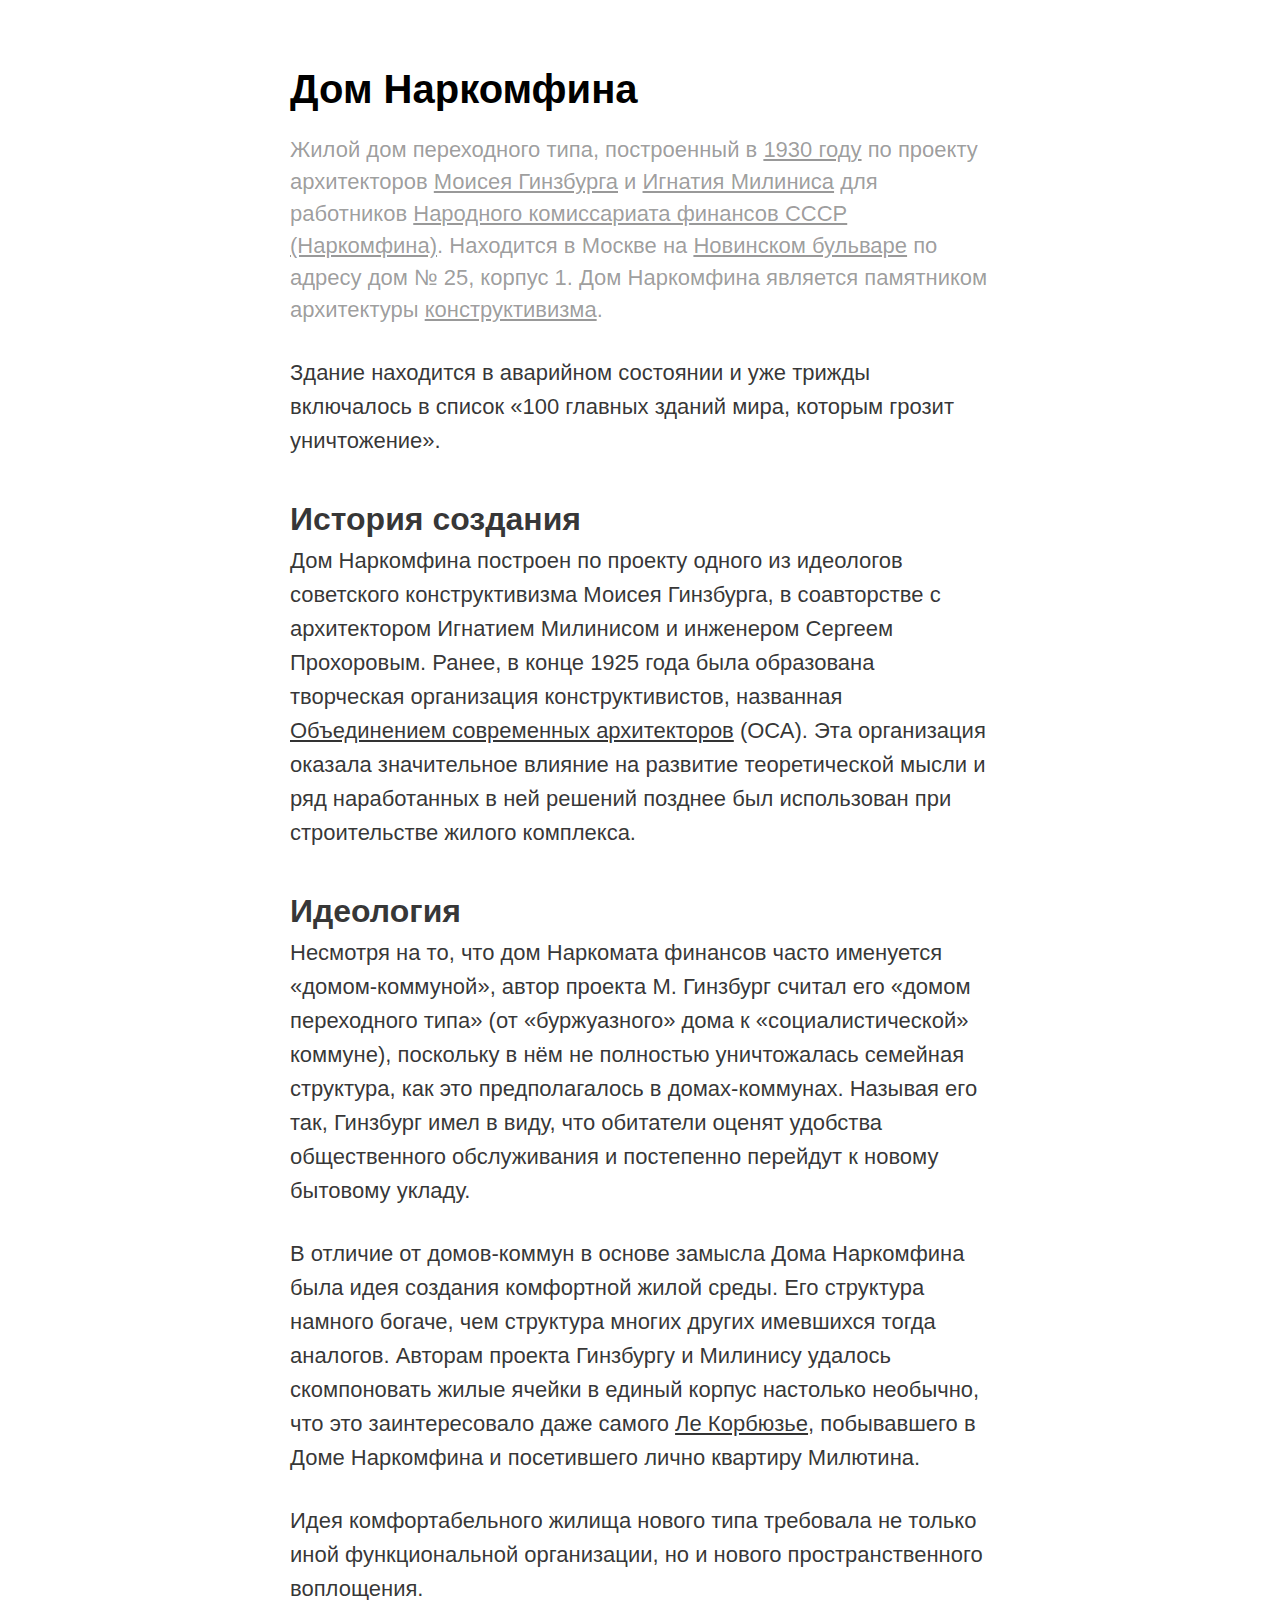
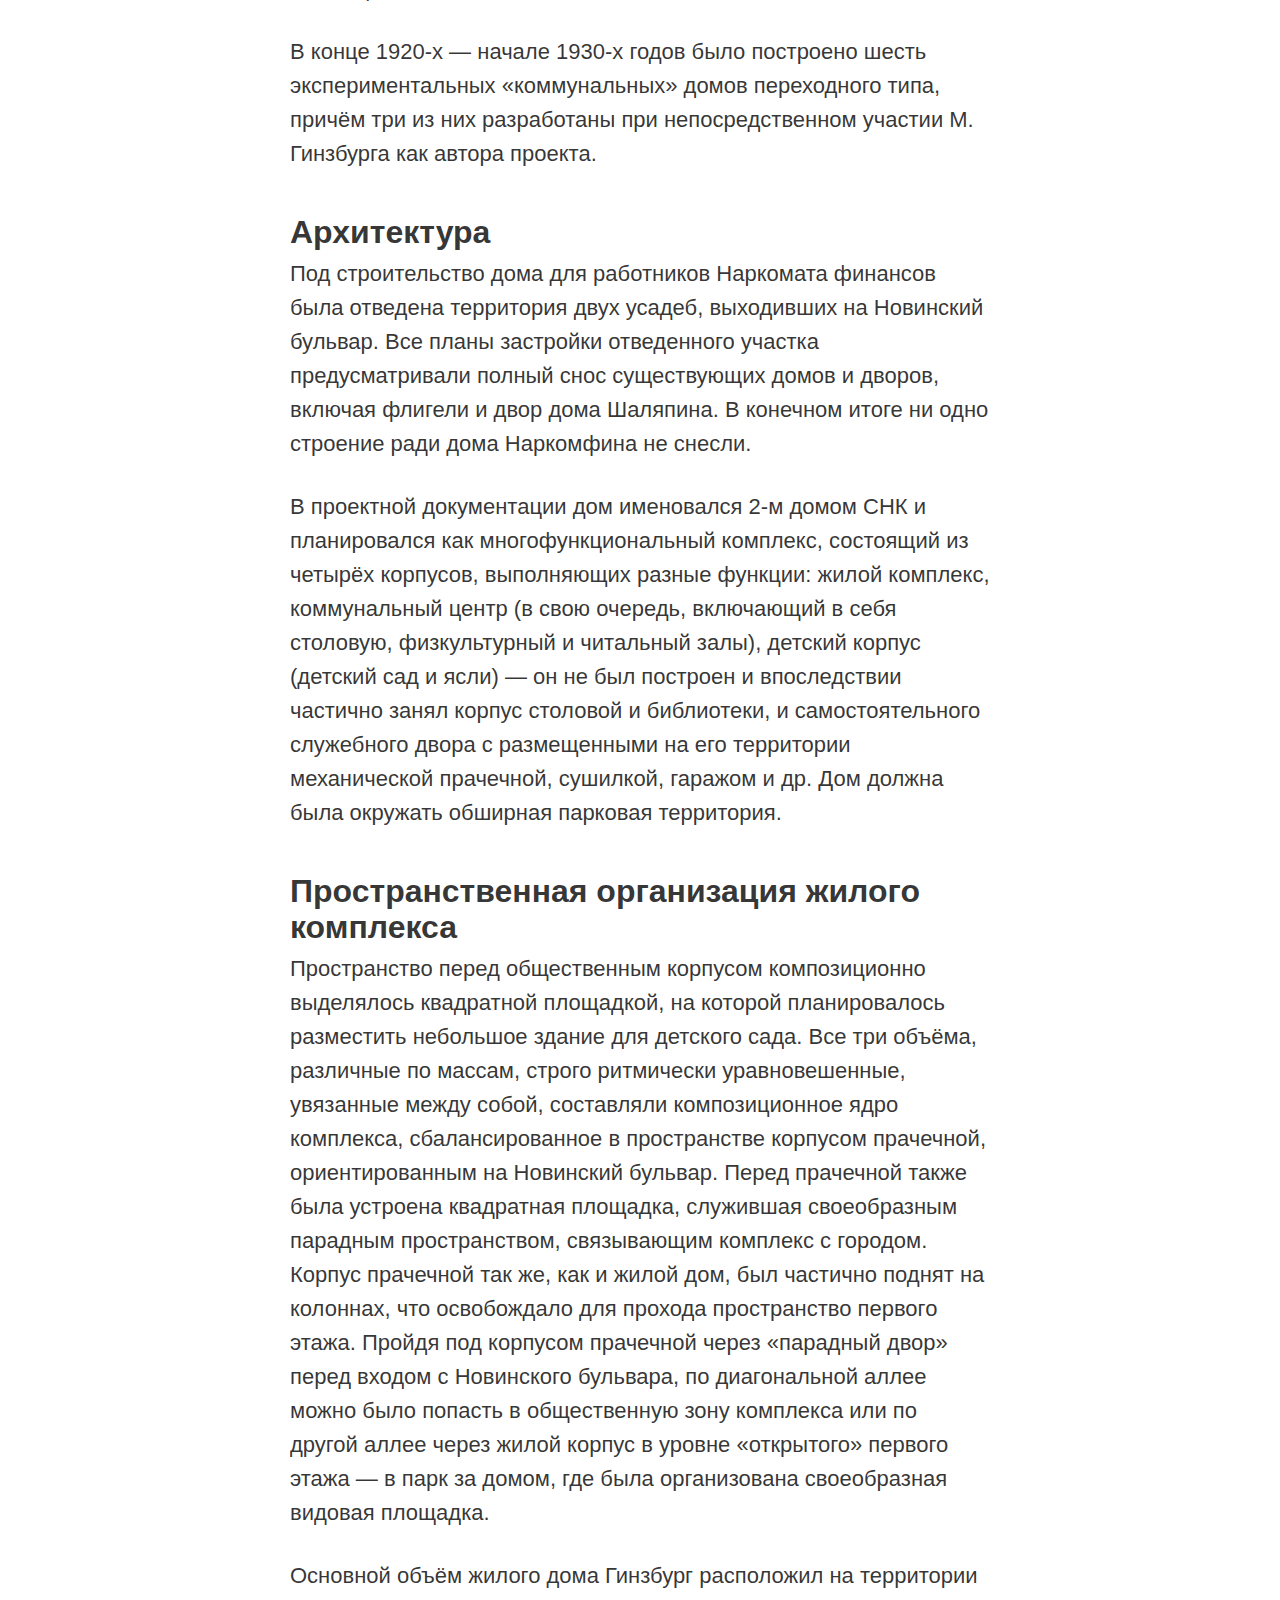
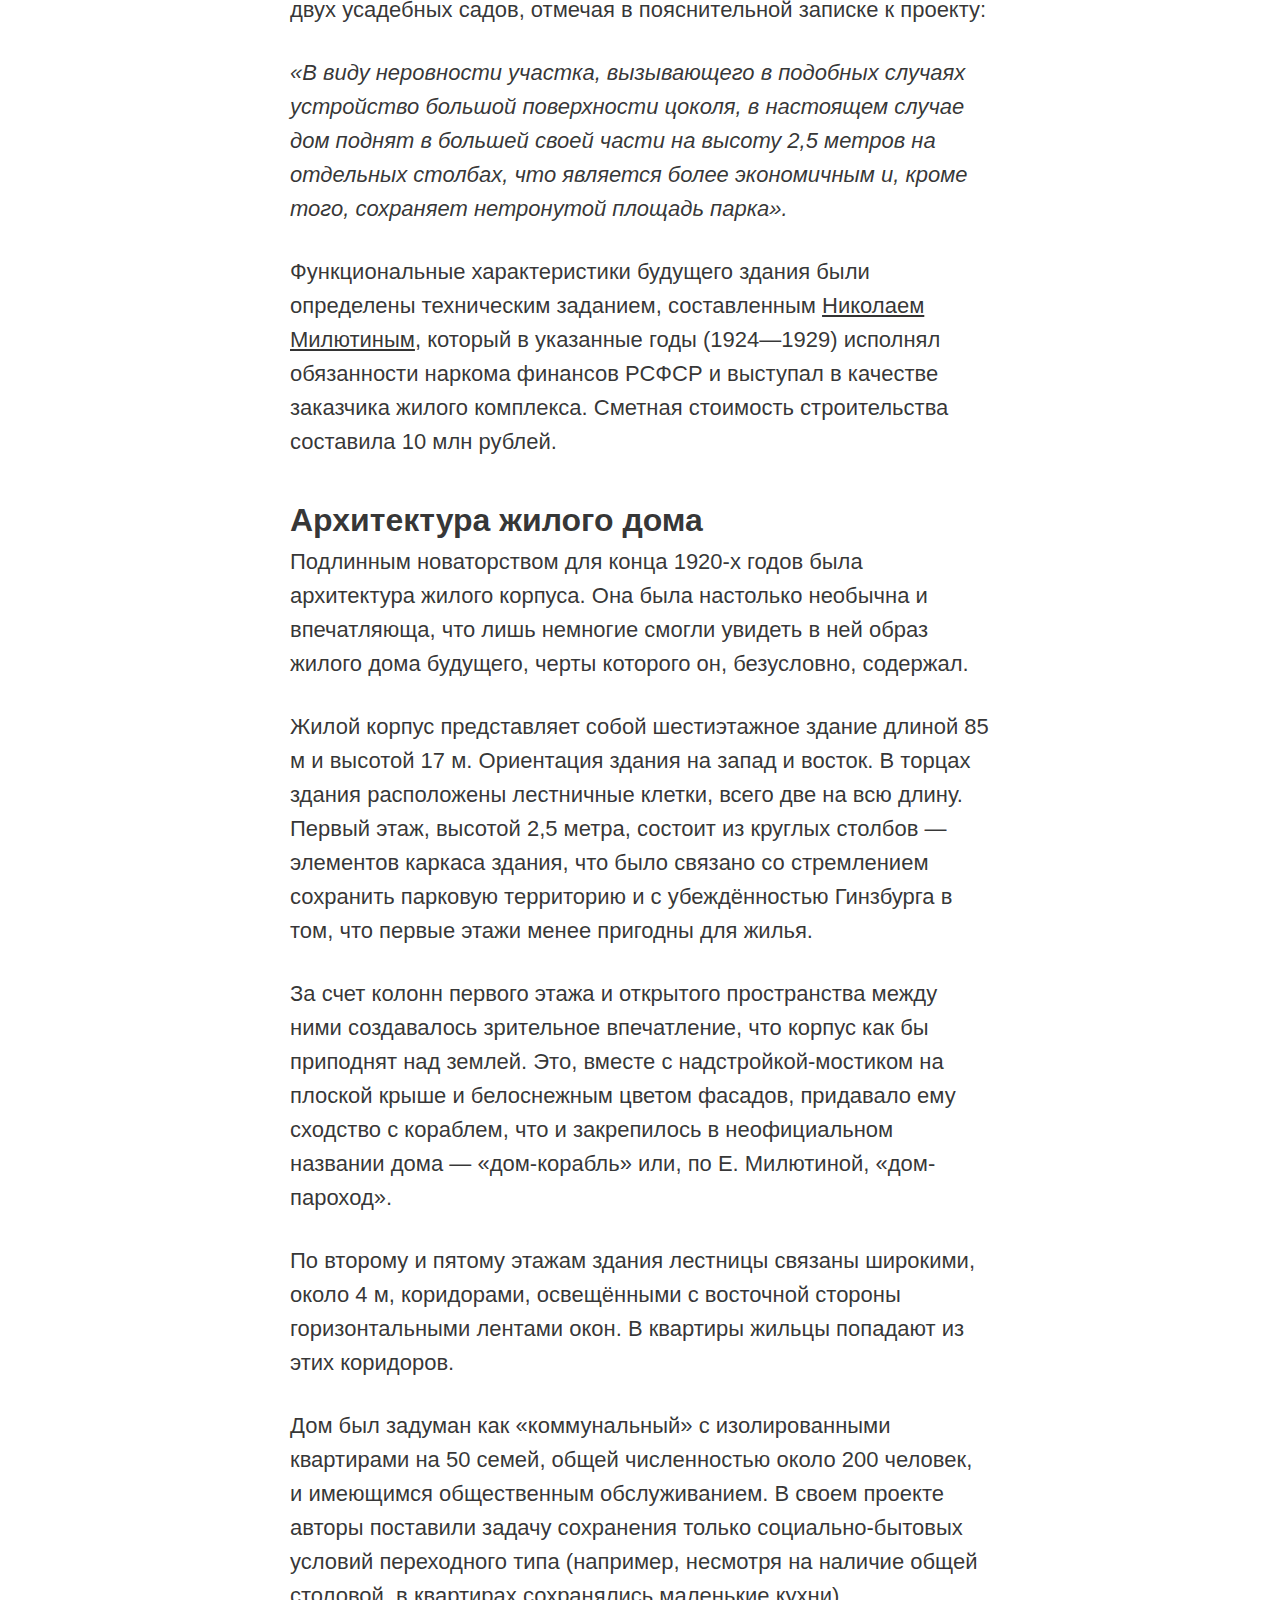
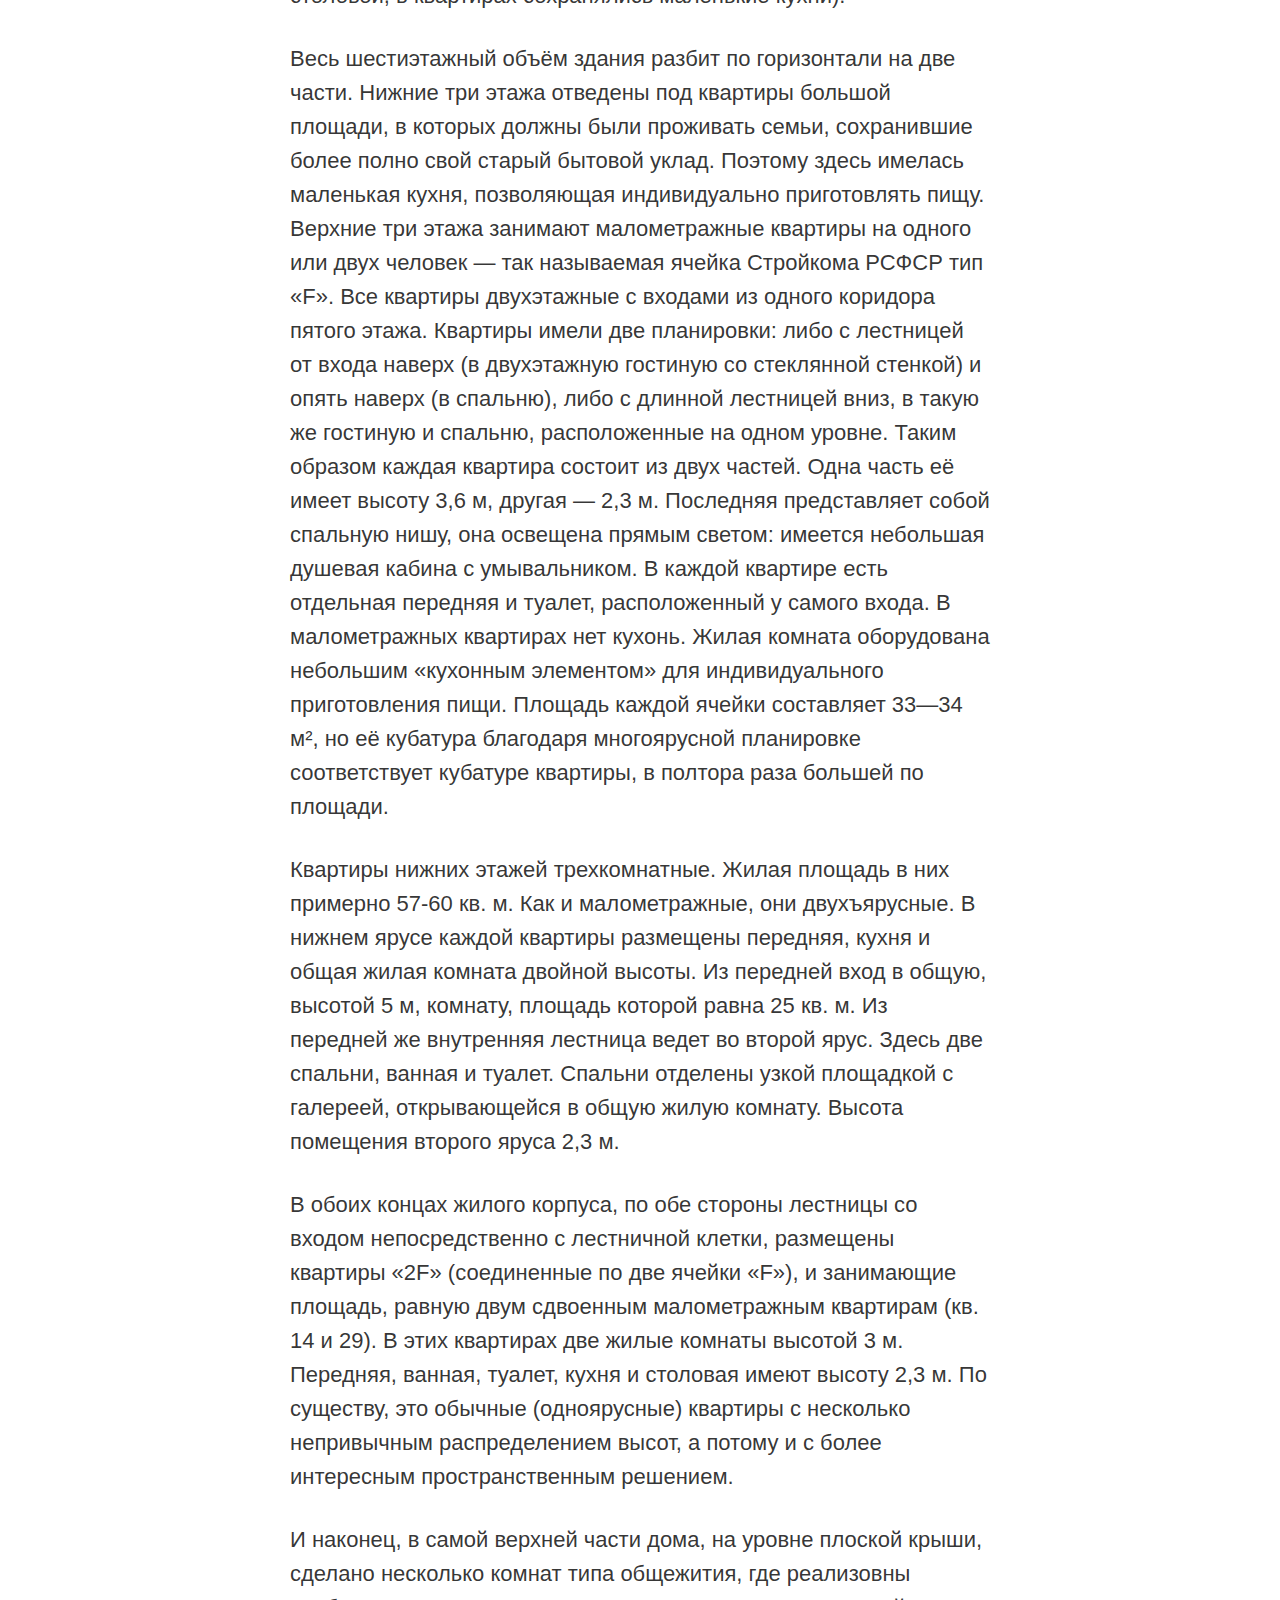
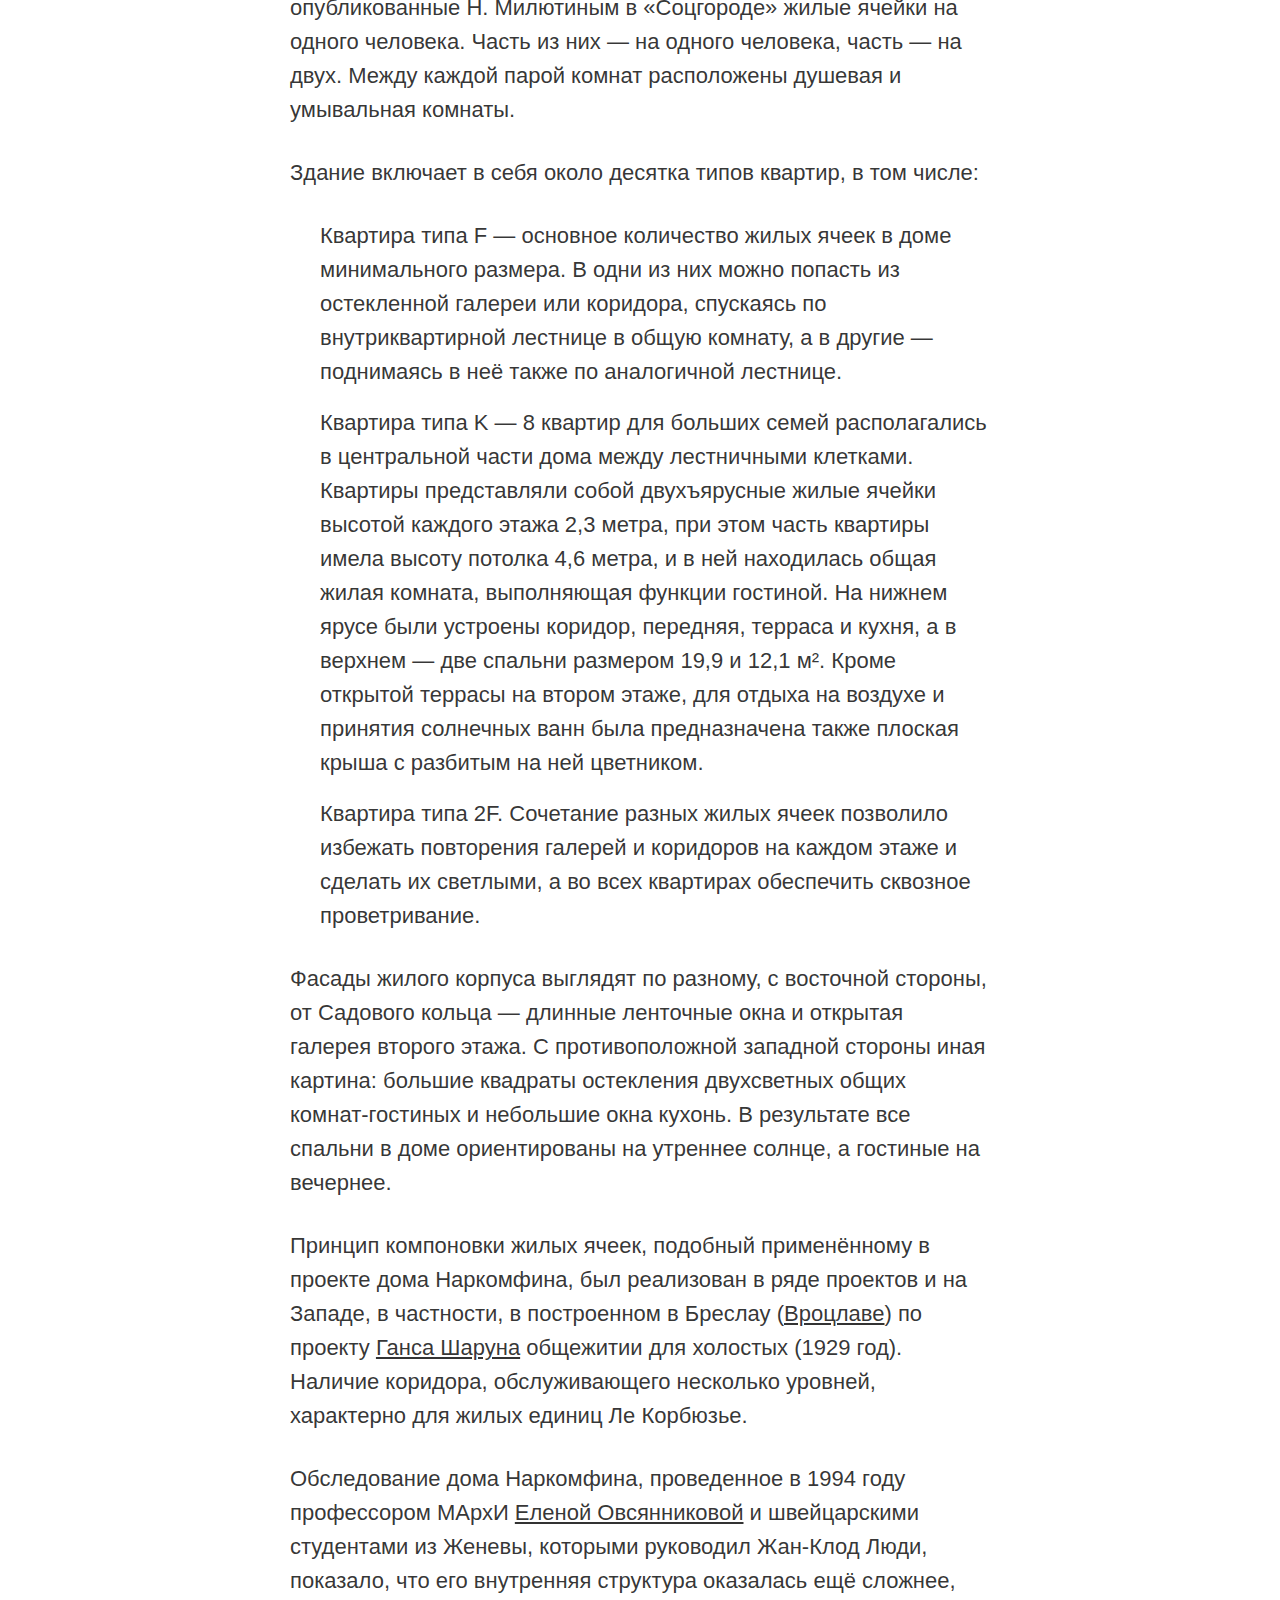
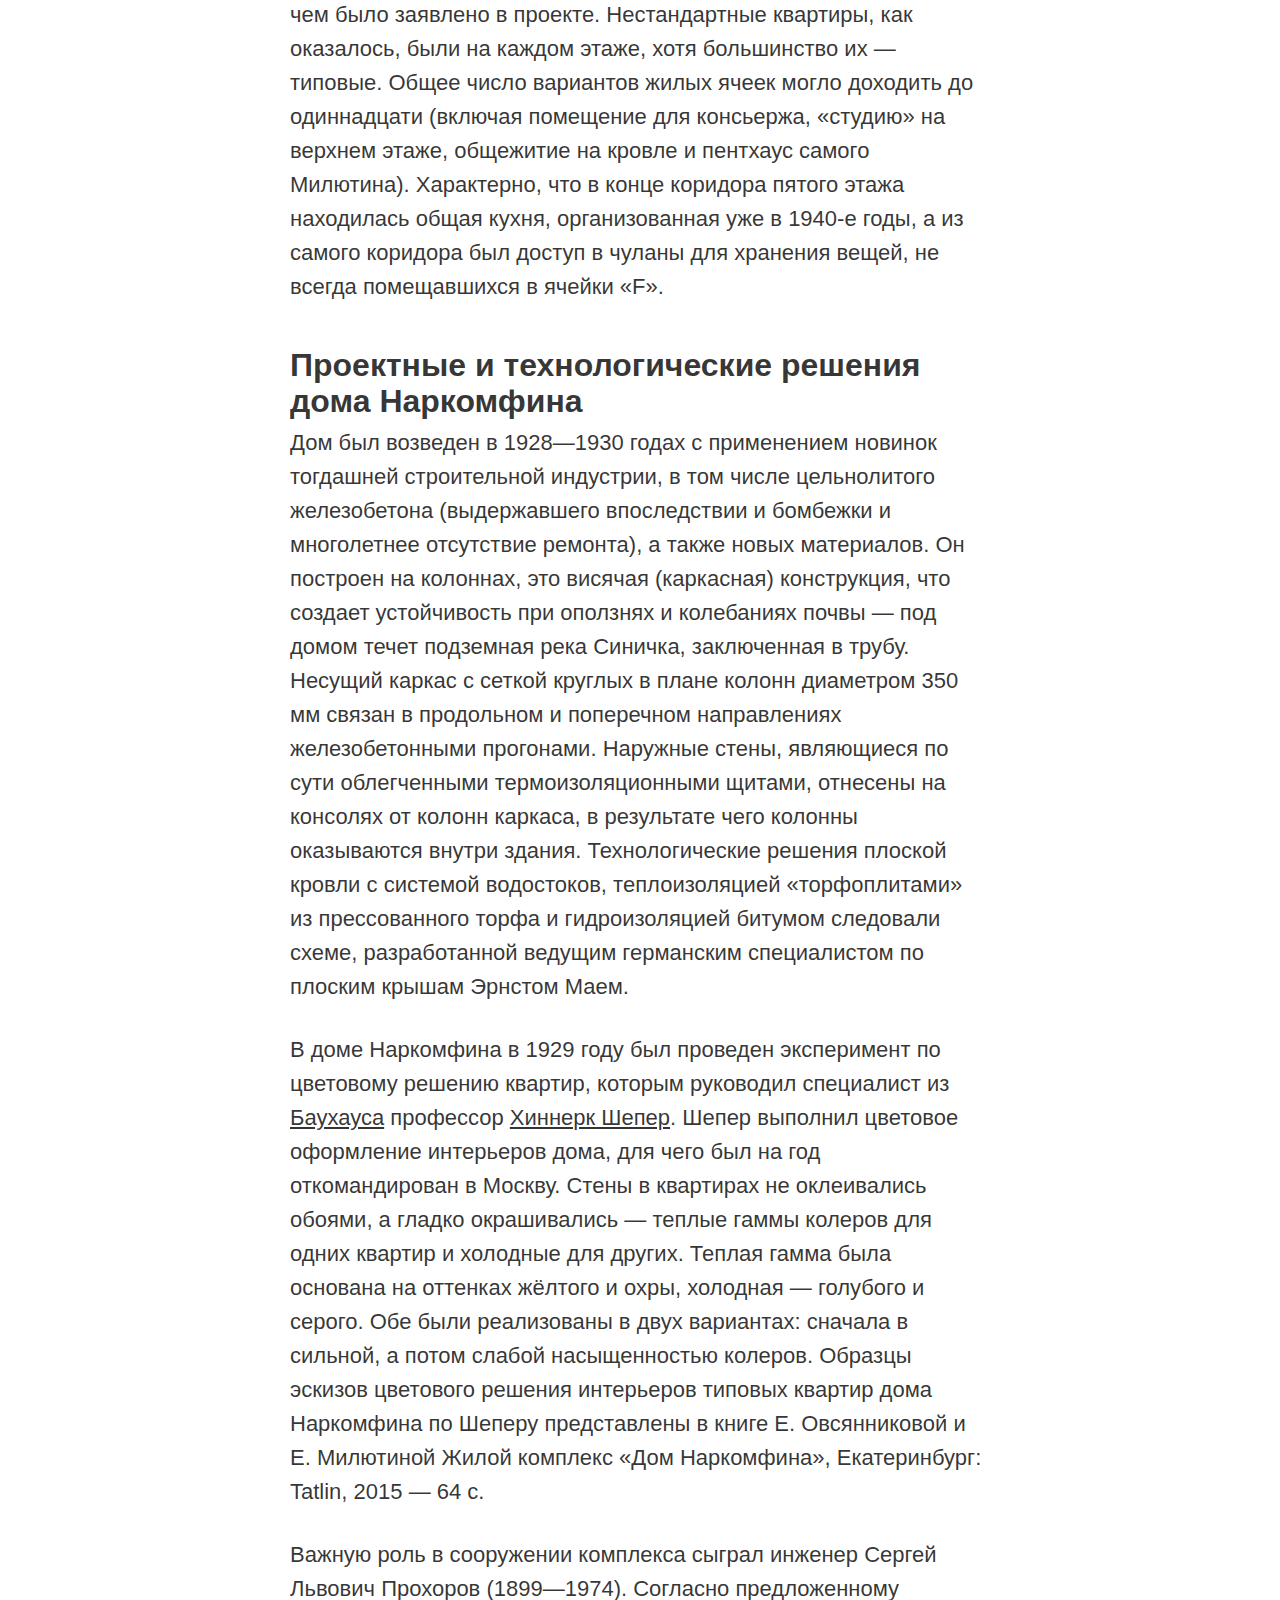
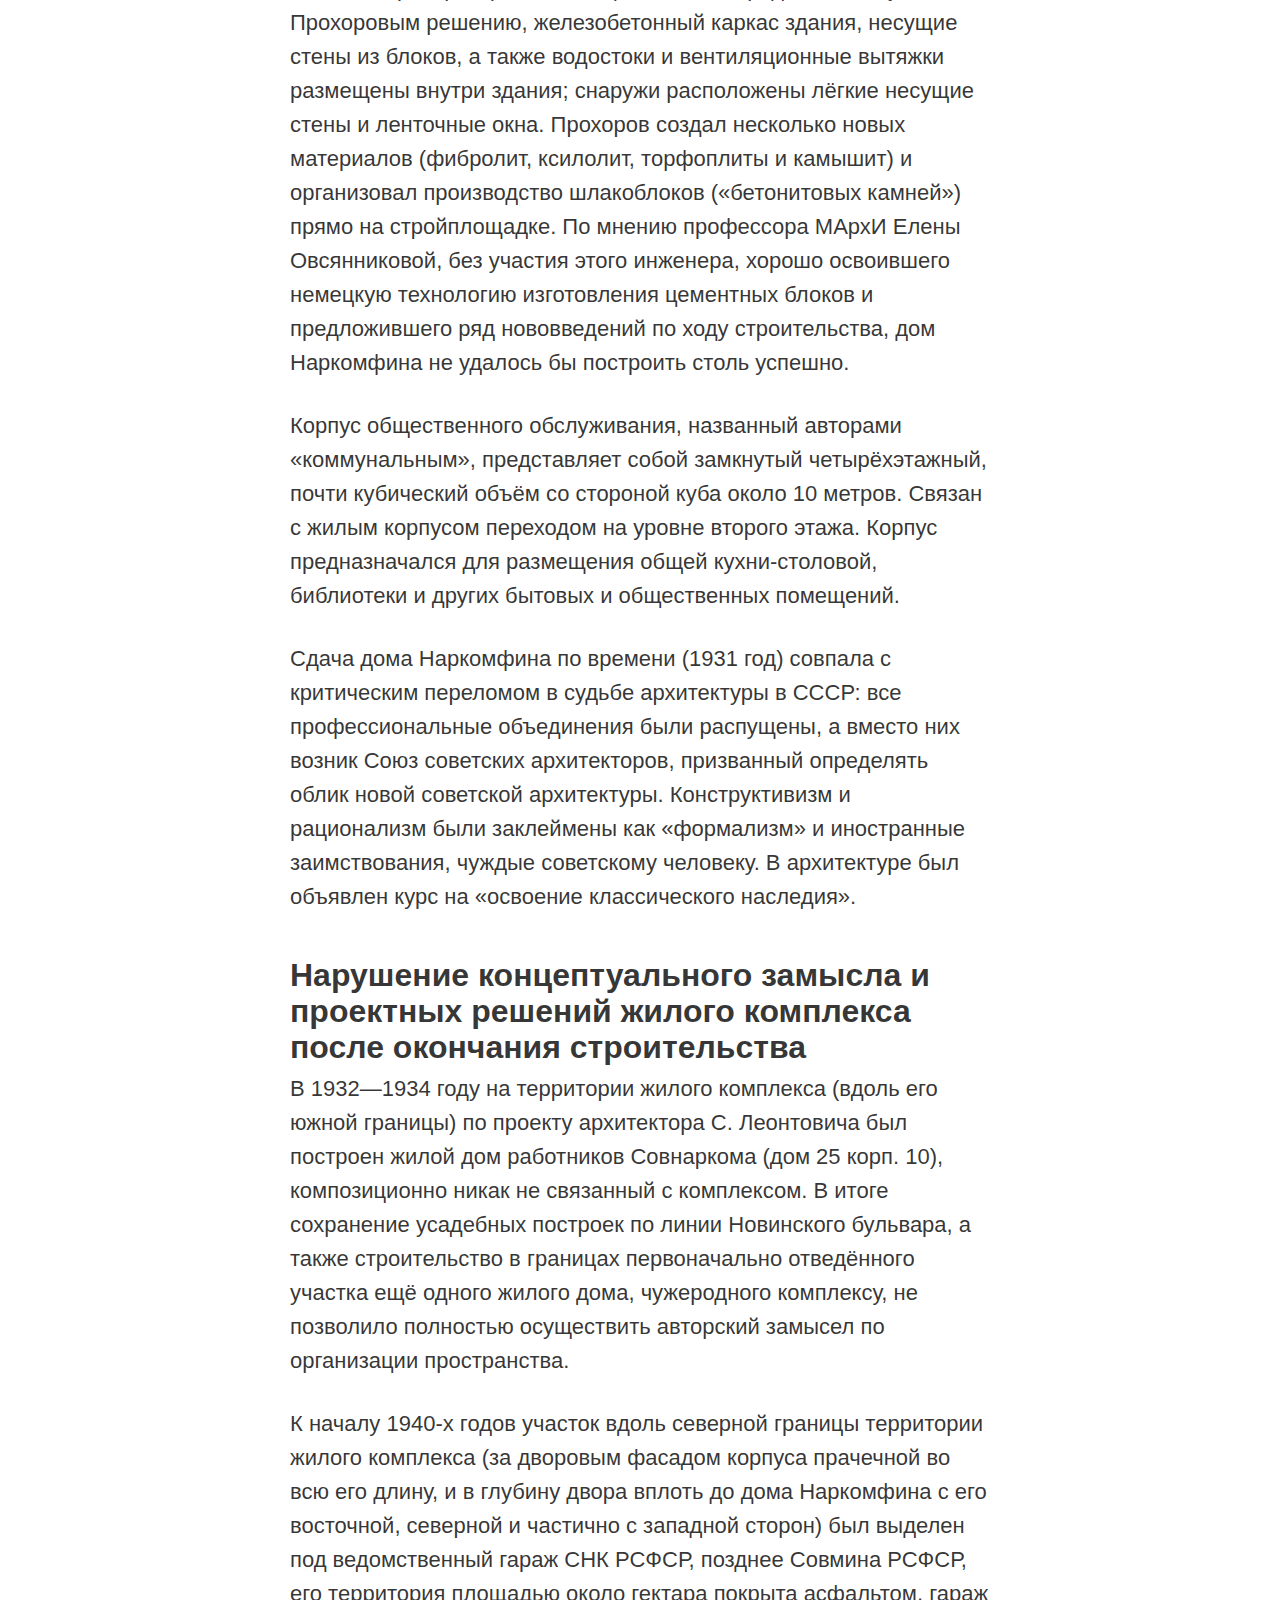
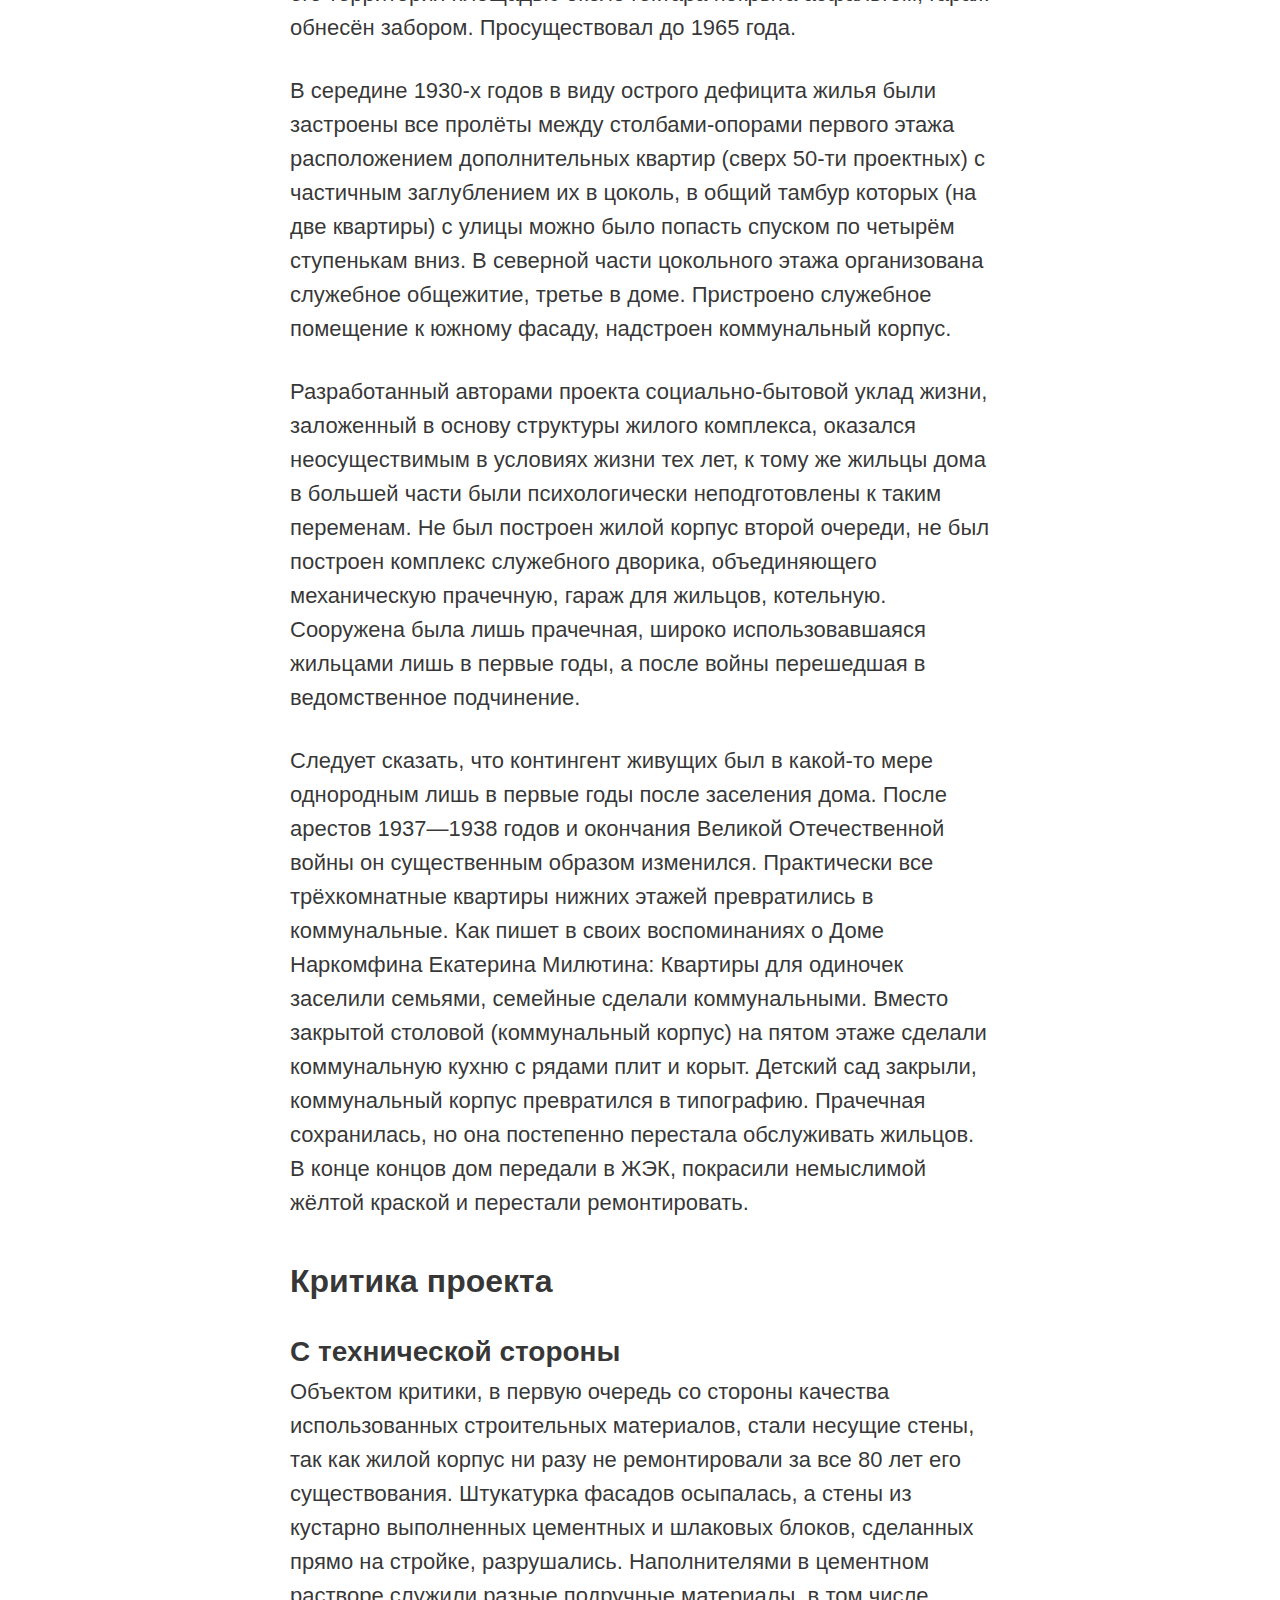
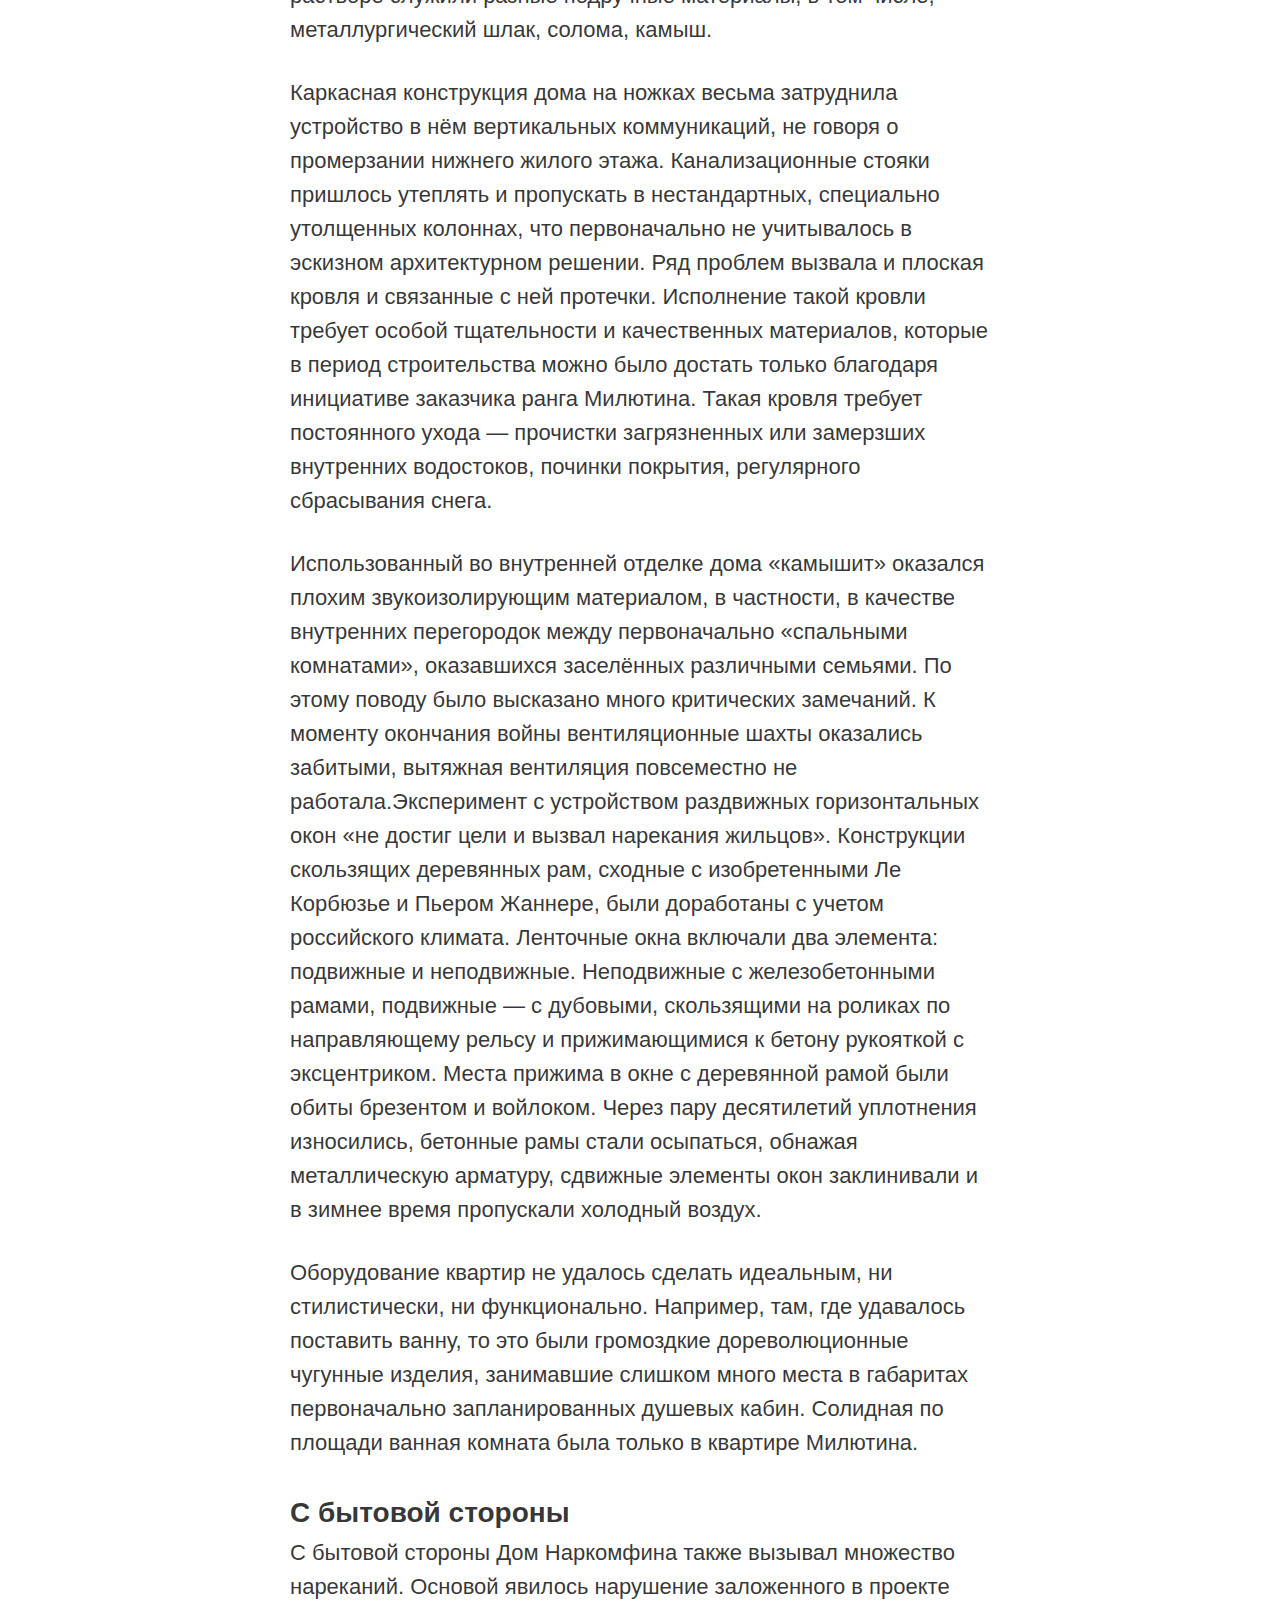
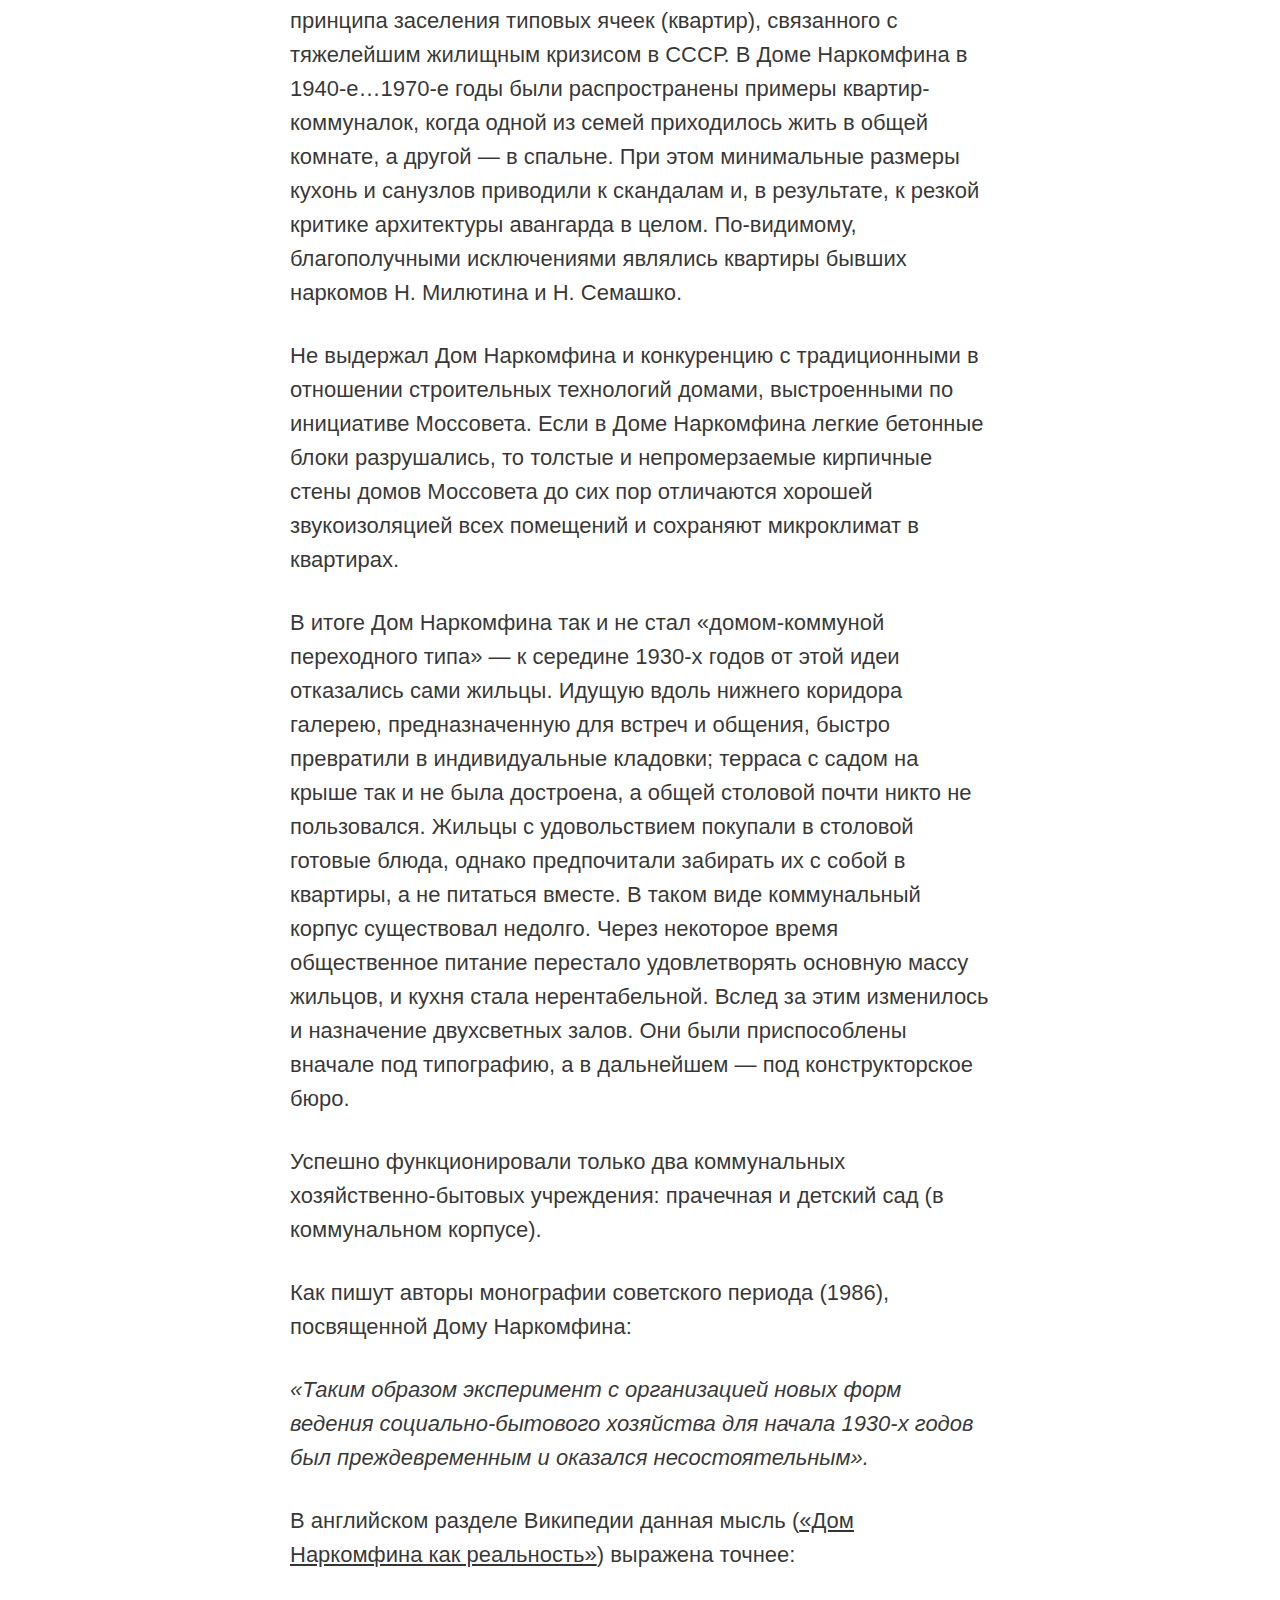
<file: nastyakamel/index.html>
<!DOCTYPE html>
<html>
  <head>
    <meta charset="utf-8">
    <title>Дом Наркомфина</title>
    <link rel="stylesheet" href="style.css">
  </head>
  <body>
    <h1>Дом Наркомфина</h1>
    <p>Жилой дом переходного типа, построенный в <a target="_blank" href="https://ru.wikipedia.org/wiki/1930_%D0%B3%D0%BE%D0%B4">1930 году</a> по проекту архитекторов <a target="_blank" href="https://ru.wikipedia.org/wiki/%D0%93%D0%B8%D0%BD%D0%B7%D0%B1%D1%83%D1%80%D0%B3,_%D0%9C%D0%BE%D0%B8%D1%81%D0%B5%D0%B9_%D0%AF%D0%BA%D0%BE%D0%B2%D0%BB%D0%B5%D0%B2%D0%B8%D1%87">Моисея Гинзбурга</a> и <a target="_blank" href="https://ru.wikipedia.org/wiki/%D0%9C%D0%B8%D0%BB%D0%B8%D0%BD%D0%B8%D1%81,_%D0%98%D0%B3%D0%BD%D0%B0%D1%82%D0%B8%D0%B9_%D0%A4%D1%80%D0%B0%D0%BD%D1%86%D0%B5%D0%B2%D0%B8%D1%87">Игнатия Милиниса</a> для работников <a target="_blank" href="https://ru.wikipedia.org/wiki/%D0%9D%D0%B0%D1%80%D0%BE%D0%B4%D0%BD%D1%8B%D0%B9_%D0%BA%D0%BE%D0%BC%D0%B8%D1%81%D1%81%D0%B0%D1%80%D0%B8%D0%B0%D1%82_%D1%84%D0%B8%D0%BD%D0%B0%D0%BD%D1%81%D0%BE%D0%B2">Народного комиссариата финансов СССР (Наркомфина)</a>. Находится в Москве на <a target="_blank" href="https://ru.wikipedia.org/wiki/%D0%9D%D0%BE%D0%B2%D0%B8%D0%BD%D1%81%D0%BA%D0%B8%D0%B9_%D0%B1%D1%83%D0%BB%D1%8C%D0%B2%D0%B0%D1%80">Новинском бульваре</a> по адресу дом № 25, корпус 1. Дом Наркомфина является памятником архитектуры <a target="_blank" href="https://ru.wikipedia.org/wiki/%D0%9A%D0%BE%D0%BD%D1%81%D1%82%D1%80%D1%83%D0%BA%D1%82%D0%B8%D0%B2%D0%B8%D0%B7%D0%BC_(%D0%B8%D1%81%D0%BA%D1%83%D1%81%D1%81%D1%82%D0%B2%D0%BE)">конструктивизма</a>.</p>
    <p>Здание находится в аварийном состоянии и уже трижды включалось в список «100 главных зданий мира, которым грозит уничтожение».</p>

    <h2>История создания</h2>
    <p>Дом Наркомфина построен по проекту одного из идеологов советского конструктивизма Моисея Гинзбурга, в соавторстве с архитектором Игнатием Милинисом и инженером Сергеем Прохоровым. Ранее, в конце 1925 года была образована творческая организация конструктивистов, названная <a target="_blank" href="https://ru.wikipedia.org/wiki/%D0%9E%D0%B1%D1%8A%D0%B5%D0%B4%D0%B8%D0%BD%D0%B5%D0%BD%D0%B8%D0%B5_%D1%81%D0%BE%D0%B2%D1%80%D0%B5%D0%BC%D0%B5%D0%BD%D0%BD%D1%8B%D1%85_%D0%B0%D1%80%D1%85%D0%B8%D1%82%D0%B5%D0%BA%D1%82%D0%BE%D1%80%D0%BE%D0%B2">Объединением современных архитекторов</a> (ОСА). Эта организация оказала значительное влияние на развитие теоретической мысли и ряд наработанных в ней решений позднее был использован при строительстве жилого комплекса.</p>

    <h2>Идеология</h2>
    <p>Несмотря на то, что дом Наркомата финансов часто именуется «домом-коммуной», автор проекта М. Гинзбург считал его «домом переходного типа» (от «буржуазного» дома к «социалистической» коммуне), поскольку в нём не полностью уничтожалась семейная структура, как это предполагалось в домах-коммунах. Называя его так, Гинзбург имел в виду, что обитатели оценят удобства общественного обслуживания и постепенно перейдут к новому бытовому укладу.</p>
    <p>В отличие от домов-коммун в основе замысла Дома Наркомфина была идея создания комфортной жилой среды. Его структура намного богаче, чем структура многих других имевшихся тогда аналогов. Авторам проекта Гинзбургу и Милинису удалось скомпоновать жилые ячейки в единый корпус настолько необычно, что это заинтересовало даже самого <a target="_blank" href="https://ru.wikipedia.org/wiki/%D0%9B%D0%B5_%D0%9A%D0%BE%D1%80%D0%B1%D1%8E%D0%B7%D1%8C%D0%B5">Ле Корбюзье</a>, побывавшего в Доме Наркомфина и посетившего лично квартиру Милютина.</p>
    <p>Идея комфортабельного жилища нового типа требовала не только иной функциональной организации, но и нового пространственного воплощения.</p>
    <p>В конце 1920-х — начале 1930-х годов было построено шесть экспериментальных «коммунальных» домов переходного типа, причём три из них разработаны при непосредственном участии М. Гинзбурга как автора проекта.</p>

    <h2>Архитектура</h2>
    <p>Под строительство дома для работников Наркомата финансов была отведена территория двух усадеб, выходивших на Новинский бульвар. Все планы застройки отведенного участка предусматривали полный снос существующих домов и дворов, включая флигели и двор дома Шаляпина. В конечном итоге ни одно строение ради дома Наркомфина не снесли.</p>
    <p>В проектной документации дом именовался 2-м домом СНК и планировался как многофункциональный комплекс, состоящий из четырёх корпусов, выполняющих разные функции: жилой комплекс, коммунальный центр (в свою очередь, включающий в себя столовую, физкультурный и читальный залы), детский корпус (детский сад и ясли) — он не был построен и впоследствии частично занял корпус столовой и библиотеки, и самостоятельного служебного двора с размещенными на его территории механической прачечной, сушилкой, гаражом и др. Дом должна была окружать обширная парковая территория.</p>

    <h2>Пространственная организация жилого комплекса</h2>
    <p>Пространство перед общественным корпусом композиционно выделялось квадратной площадкой, на которой планировалось разместить небольшое здание для детского сада. Все три объёма, различные по массам, строго ритмически уравновешенные, увязанные между собой, составляли композиционное ядро комплекса, сбалансированное в пространстве корпусом прачечной, ориентированным на Новинский бульвар. Перед прачечной также была устроена квадратная площадка, служившая своеобразным парадным пространством, связывающим комплекс с городом. Корпус прачечной так же, как и жилой дом, был частично поднят на колоннах, что освобождало для прохода пространство первого этажа. Пройдя под корпусом прачечной через «парадный двор» перед входом с Новинского бульвара, по диагональной аллее можно было попасть в общественную зону комплекса или по другой аллее через жилой корпус в уровне «открытого» первого этажа — в парк за домом, где была организована своеобразная видовая площадка.</p>
    <p>Основной объём жилого дома Гинзбург расположил на территории двух усадебных садов, отмечая в пояснительной записке к проекту:</p>
      <blockquote>
        «В виду неровности участка, вызывающего в подобных случаях устройство большой поверхности цоколя, в настоящем случае дом поднят в большей своей части на высоту 2,5 метров на отдельных столбах, что является более экономичным и, кроме того, сохраняет нетронутой площадь парка».
      </blockquote>
    <p>Функциональные характеристики будущего здания были определены техническим заданием, составленным <a target="_blank" href="https://ru.wikipedia.org/wiki/%D0%9C%D0%B8%D0%BB%D1%8E%D1%82%D0%B8%D0%BD,_%D0%9D%D0%B8%D0%BA%D0%BE%D0%BB%D0%B0%D0%B9_%D0%90%D0%BB%D0%B5%D0%BA%D1%81%D0%B0%D0%BD%D0%B4%D1%80%D0%BE%D0%B2%D0%B8%D1%87">Николаем Милютиным</a>, который в указанные годы (1924—1929) исполнял обязанности наркома финансов РСФСР и выступал в качестве заказчика жилого комплекса. Сметная стоимость строительства составила 10 млн рублей.</p>

    <h2>Архитектура жилого дома</h2>
    <p>Подлинным новаторством для конца 1920-х годов была архитектура жилого корпуса. Она была настолько необычна и впечатляюща, что лишь немногие смогли увидеть в ней образ жилого дома будущего, черты которого он, безусловно, содержал.</p>
    <p>Жилой корпус представляет собой шестиэтажное здание длиной 85 м и высотой 17 м. Ориентация здания на запад и восток. В торцах здания расположены лестничные клетки, всего две на всю длину. Первый этаж, высотой 2,5 метра, состоит из круглых столбов — элементов каркаса здания, что было связано со стремлением сохранить парковую территорию и с убеждённостью Гинзбурга в том, что первые этажи менее пригодны для жилья.</p>
    <p>За счет колонн первого этажа и открытого пространства между ними создавалось зрительное впечатление, что корпус как бы приподнят над землей. Это, вместе с надстройкой-мостиком на плоской крыше и белоснежным цветом фасадов, придавало ему сходство с кораблем, что и закрепилось в неофициальном названии дома — «дом-корабль» или, по Е. Милютиной, «дом-пароход».</p>
    <p>По второму и пятому этажам здания лестницы связаны широкими, около 4 м, коридорами, освещёнными с восточной стороны горизонтальными лентами окон. В квартиры жильцы попадают из этих коридоров.</p>
    <p>Дом был задуман как «коммунальный» с изолированными квартирами на 50 семей, общей численностью около 200 человек, и имеющимся общественным обслуживанием. В своем проекте авторы поставили задачу сохранения только социально-бытовых условий переходного типа (например, несмотря на наличие общей столовой, в квартирах сохранялись маленькие кухни).</p>
    <p>Весь шестиэтажный объём здания разбит по горизонтали на две части. Нижние три этажа отведены под квартиры большой площади, в которых должны были проживать семьи, сохранившие более полно свой старый бытовой уклад. Поэтому здесь имелась маленькая кухня, позволяющая индивидуально приготовлять пищу. Верхние три этажа занимают малометражные квартиры на одного или двух человек — так называемая ячейка Стройкома РСФСР тип «F». Все квартиры двухэтажные с входами из одного коридора пятого этажа. Квартиры имели две планировки: либо с лестницей от входа наверх (в двухэтажную гостиную со стеклянной стенкой) и опять наверх (в спальню), либо с длинной лестницей вниз, в такую же гостиную и спальню, расположенные на одном уровне. Таким образом каждая квартира состоит из двух частей. Одна часть её имеет высоту 3,6 м, другая — 2,3 м. Последняя представляет собой спальную нишу, она освещена прямым светом: имеется небольшая душевая кабина с умывальником. В каждой квартире есть отдельная передняя и туалет, расположенный у самого входа. В малометражных квартирах нет кухонь. Жилая комната оборудована небольшим «кухонным элементом» для индивидуального приготовления пищи. Площадь каждой ячейки составляет 33—34 м², но её кубатура благодаря многоярусной планировке соответствует кубатуре квартиры, в полтора раза большей по площади.</p>
    <p>Квартиры нижних этажей трехкомнатные. Жилая площадь в них примерно 57-60 кв. м. Как и малометражные, они двухъярусные. В нижнем ярусе каждой квартиры размещены передняя, кухня и общая жилая комната двойной высоты. Из передней вход в общую, высотой 5 м, комнату, площадь которой равна 25 кв. м. Из передней же внутренняя лестница ведет во второй ярус. Здесь две спальни, ванная и туалет. Спальни отделены узкой площадкой с галереей, открывающейся в общую жилую комнату. Высота помещения второго яруса 2,3 м.</p>
    <p>В обоих концах жилого корпуса, по обе стороны лестницы со входом непосредственно с лестничной клетки, размещены квартиры «2F» (соединенные по две ячейки «F»), и занимающие площадь, равную двум сдвоенным малометражным квартирам (кв. 14 и 29). В этих квартирах две жилые комнаты высотой 3 м. Передняя, ванная, туалет, кухня и столовая имеют высоту 2,3 м. По существу, это обычные (одноярусные) квартиры с несколько непривычным распределением высот, а потому и с более интересным пространственным решением.</p>
    <p>И наконец, в самой верхней части дома, на уровне плоской крыши, сделано несколько комнат типа общежития, где реализовны опубликованные Н. Милютиным в «Соцгороде» жилые ячейки на одного человека. Часть из них — на одного человека, часть — на двух. Между каждой парой комнат расположены душевая и умывальная комнаты.</p>
    <p>Здание включает в себя около десятка типов квартир, в том числе:</p>
    <ul>
      <li>Квартира типа F — основное количество жилых ячеек в доме минимального размера. В одни из них можно попасть из остекленной галереи или коридора, спускаясь по внутриквартирной лестнице в общую комнату, а в другие — поднимаясь в неё также по аналогичной лестнице.</li>
      <li>Квартира типа K — 8 квартир для больших семей располагались в центральной части дома между лестничными клетками. Квартиры представляли собой двухъярусные жилые ячейки высотой каждого этажа 2,3 метра, при этом часть квартиры имела высоту потолка 4,6 метра, и в ней находилась общая жилая комната, выполняющая функции гостиной. На нижнем ярусе были устроены коридор, передняя, терраса и кухня, а в верхнем — две спальни размером 19,9 и 12,1 м². Кроме открытой террасы на втором этаже, для отдыха на воздухе и принятия солнечных ванн была предназначена также плоская крыша с разбитым на ней цветником.</li>
      <li>Квартира типа 2F. Сочетание разных жилых ячеек позволило избежать повторения галерей и коридоров на каждом этаже и сделать их светлыми, а во всех квартирах обеспечить сквозное проветривание.</li>
    </ul>
    <p>Фасады жилого корпуса выглядят по разному, с восточной стороны, от Садового кольца — длинные ленточные окна и открытая галерея второго этажа. С противоположной западной стороны иная картина: большие квадраты остекления двухсветных общих комнат-гостиных и небольшие окна кухонь. В результате все спальни в доме ориентированы на утреннее солнце, а гостиные на вечернее.</p>
    <p>Принцип компоновки жилых ячеек, подобный применённому в проекте дома Наркомфина, был реализован в ряде проектов и на Западе, в частности, в построенном в Бреслау (<a target="_blank" href="https://ru.wikipedia.org/wiki/%D0%92%D1%80%D0%BE%D1%86%D0%BB%D0%B0%D0%B2">Вроцлаве</a>) по проекту <a target="_blank" href="https://ru.wikipedia.org/wiki/%D0%A8%D0%B0%D1%80%D1%83%D0%BD,_%D0%93%D0%B0%D0%BD%D1%81_%D0%91%D0%B5%D1%80%D0%BD%D1%85%D0%B0%D1%80%D0%B4">Ганса Шаруна</a> общежитии для холостых (1929 год). Наличие коридора, обслуживающего несколько уровней, характерно для жилых единиц Ле Корбюзье.</p>
    <p>Обследование дома Наркомфина, проведенное в 1994 году профессором МАрхИ <a target="_blank" href="https://ru.wikipedia.org/wiki/%D0%9E%D0%B2%D1%81%D1%8F%D0%BD%D0%BD%D0%B8%D0%BA%D0%BE%D0%B2%D0%B0,_%D0%95%D0%BB%D0%B5%D0%BD%D0%B0_%D0%91%D0%BE%D1%80%D0%B8%D1%81%D0%BE%D0%B2%D0%BD%D0%B0">Еленой Овсянниковой</a> и швейцарскими студентами из Женевы, которыми руководил Жан-Клод Люди, показало, что его внутренняя структура оказалась ещё сложнее, чем было заявлено в проекте. Нестандартные квартиры, как оказалось, были на каждом этаже, хотя большинство их — типовые. Общее число вариантов жилых ячеек могло доходить до одиннадцати (включая помещение для консьержа, «студию» на верхнем этаже, общежитие на кровле и пентхаус самого Милютина). Характерно, что в конце коридора пятого этажа находилась общая кухня, организованная уже в 1940-е годы, а из самого коридора был доступ в чуланы для хранения вещей, не всегда помещавшихся в ячейки «F».</p>

    <h2>Проектные и технологические решения дома Наркомфина</h2>
    <p>Дом был возведен в 1928—1930 годах с применением новинок тогдашней строительной индустрии, в том числе цельнолитого железобетона (выдержавшего впоследствии и бомбежки и многолетнее отсутствие ремонта), а также новых материалов. Он построен на колоннах, это висячая (каркасная) конструкция, что создает устойчивость при оползнях и колебаниях почвы — под домом течет подземная река Синичка, заключенная в трубу. Несущий каркас с сеткой круглых в плане колонн диаметром 350 мм связан в продольном и поперечном направлениях железобетонными прогонами. Наружные стены, являющиеся по сути облегченными термоизоляционными щитами, отнесены на консолях от колонн каркаса, в результате чего колонны оказываются внутри здания. Технологические решения плоской кровли с системой водостоков, теплоизоляцией «торфоплитами» из прессованного торфа и гидроизоляцией битумом следовали схеме, разработанной ведущим германским специалистом по плоским крышам Эрнстом Маем.</p>
    <p>В доме Наркомфина в 1929 году был проведен эксперимент по цветовому решению квартир, которым руководил специалист из <a target="_blank" href="https://ru.wikipedia.org/wiki/%D0%91%D0%B0%D1%83%D1%85%D0%B0%D1%83%D1%81">Баухауса</a> профессор <a target="_blank" href="https://de.wikipedia.org/wiki/Hinnerk_Scheper">Хиннерк Шепер</a>. Шепер выполнил цветовое оформление интерьеров дома, для чего был на год откомандирован в Москву. Стены в квартирах не оклеивались обоями, а гладко окрашивались — теплые гаммы колеров для одних квартир и холодные для других. Теплая гамма была основана на оттенках жёлтого и охры, холодная — голубого и серого. Обе были реализованы в двух вариантах: сначала в сильной, а потом слабой насыщенностью колеров. Образцы эскизов цветового решения интерьеров типовых квартир дома Наркомфина по Шеперу представлены в книге Е. Овсянниковой и Е. Милютиной Жилой комплекс «Дом Наркомфина», Екатеринбург: Tatlin, 2015 — 64 с.</p>
    <p>Важную роль в сооружении комплекса сыграл инженер Сергей Львович Прохоров (1899—1974). Согласно предложенному Прохоровым решению, железобетонный каркас здания, несущие стены из блоков, а также водостоки и вентиляционные вытяжки размещены внутри здания; снаружи расположены лёгкие несущие стены и ленточные окна. Прохоров создал несколько новых материалов (фибролит, ксилолит, торфоплиты и камышит) и организовал производство шлакоблоков («бетонитовых камней») прямо на стройплощадке. По мнению профессора МАрхИ Елены Овсянниковой, без участия этого инженера, хорошо освоившего немецкую технологию изготовления цементных блоков и предложившего ряд нововведений по ходу строительства, дом Наркомфина не удалось бы построить столь успешно.</p>
    <p>Корпус общественного обслуживания, названный авторами «коммунальным», представляет собой замкнутый четырёхэтажный, почти кубический объём со стороной куба около 10 метров. Связан с жилым корпусом переходом на уровне второго этажа. Корпус предназначался для размещения общей кухни-столовой, библиотеки и других бытовых и общественных помещений.</p>
    <p>Сдача дома Наркомфина по времени (1931 год) совпала с критическим переломом в судьбе архитектуры в СССР: все профессиональные объединения были распущены, а вместо них возник Союз советских архитекторов, призванный определять облик новой советской архитектуры. Конструктивизм и рационализм были заклеймены как «формализм» и иностранные заимствования, чуждые советскому человеку. В архитектуре был объявлен курс на «освоение классического наследия».</p>

    <h2>Нарушение концептуального замысла и проектных решений жилого комплекса после окончания строительства</h2>
    <p>В 1932—1934 году на территории жилого комплекса (вдоль его южной границы) по проекту архитектора С. Леонтовича был построен жилой дом работников Совнаркома (дом 25 корп. 10), композиционно никак не связанный с комплексом. В итоге сохранение усадебных построек по линии Новинского бульвара, а также строительство в границах первоначально отведённого участка ещё одного жилого дома, чужеродного комплексу, не позволило полностью осуществить авторский замысел по организации пространства.</p>
    <p>К началу 1940-х годов участок вдоль северной границы территории жилого комплекса (за дворовым фасадом корпуса прачечной во всю его длину, и в глубину двора вплоть до дома Наркомфина с его восточной, северной и частично с западной сторон) был выделен под ведомственный гараж СНК РСФСР, позднее Совмина РСФСР, его территория площадью около гектара покрыта асфальтом, гараж обнесён забором. Просуществовал до 1965 года.</p>
    <p>В середине 1930-х годов в виду острого дефицита жилья были застроены все пролёты между столбами-опорами первого этажа расположением дополнительных квартир (сверх 50-ти проектных) с частичным заглублением их в цоколь, в общий тамбур которых (на две квартиры) с улицы можно было попасть спуском по четырём ступенькам вниз. В северной части цокольного этажа организована служебное общежитие, третье в доме. Пристроено служебное помещение к южному фасаду, надстроен коммунальный корпус.</p>
    <p>Разработанный авторами проекта социально-бытовой уклад жизни, заложенный в основу структуры жилого комплекса, оказался неосуществимым в условиях жизни тех лет, к тому же жильцы дома в большей части были психологически неподготовлены к таким переменам. Не был построен жилой корпус второй очереди, не был построен комплекс служебного дворика, объединяющего механическую прачечную, гараж для жильцов, котельную. Сооружена была лишь прачечная, широко использовавшаяся жильцами лишь в первые годы, а после войны перешедшая в ведомственное подчинение.</p>
    <p>Следует сказать, что контингент живущих был в какой-то мере однородным лишь в первые годы после заселения дома. После арестов 1937—1938 годов и окончания Великой Отечественной войны он существенным образом изменился. Практически все трёхкомнатные квартиры нижних этажей превратились в коммунальные. Как пишет в своих воспоминаниях о Доме Наркомфина Екатерина Милютина: Квартиры для одиночек заселили семьями, семейные сделали коммунальными. Вместо закрытой столовой (коммунальный корпус) на пятом этаже сделали коммунальную кухню с рядами плит и корыт. Детский сад закрыли, коммунальный корпус превратился в типографию. Прачечная сохранилась, но она постепенно перестала обслуживать жильцов. В конце концов дом передали в ЖЭК, покрасили немыслимой жёлтой краской и перестали ремонтировать.</p>

    <h2>Критика проекта</h2>
    <h3>С технической стороны</h3>
    <p>Объектом критики, в первую очередь со стороны качества использованных строительных материалов, стали несущие стены, так как жилой корпус ни разу не ремонтировали за все 80 лет его существования. Штукатурка фасадов осыпалась, а стены из кустарно выполненных цементных и шлаковых блоков, сделанных прямо на стройке, разрушались. Наполнителями в цементном растворе служили разные подручные материалы, в том числе, металлургический шлак, солома, камыш.</p>
    <p>Каркасная конструкция дома на ножках весьма затруднила устройство в нём вертикальных коммуникаций, не говоря о промерзании нижнего жилого этажа. Канализационные стояки пришлось утеплять и пропускать в нестандартных, специально утолщенных колоннах, что первоначально не учитывалось в эскизном архитектурном решении. Ряд проблем вызвала и плоская кровля и связанные с ней протечки. Исполнение такой кровли требует особой тщательности и качественных материалов, которые в период строительства можно было достать только благодаря инициативе заказчика ранга Милютина. Такая кровля требует постоянного ухода — прочистки загрязненных или замерзших внутренних водостоков, починки покрытия, регулярного сбрасывания снега.</p>
    <p>Использованный во внутренней отделке дома «камышит» оказался плохим звукоизолирующим материалом, в частности, в качестве внутренних перегородок между первоначально «спальными комнатами», оказавшихся заселённых различными семьями. По этому поводу было высказано много критических замечаний. К моменту окончания войны вентиляционные шахты оказались забитыми, вытяжная вентиляция повсеместно не работала.Эксперимент с устройством раздвижных горизонтальных окон «не достиг цели и вызвал нарекания жильцов». Конструкции скользящих деревянных рам, сходные с изобретенными Ле Корбюзье и Пьером Жаннере, были доработаны с учетом российского климата. Ленточные окна включали два элемента: подвижные и неподвижные. Неподвижные с железобетонными рамами, подвижные — с дубовыми, скользящими на роликах по направляющему рельсу и прижимающимися к бетону рукояткой с эксцентриком. Места прижима в окне с деревянной рамой были обиты брезентом и войлоком. Через пару десятилетий уплотнения износились, бетонные рамы стали осыпаться, обнажая металлическую арматуру, сдвижные элементы окон заклинивали и в зимнее время пропускали холодный воздух.</p>
    <p>Оборудование квартир не удалось сделать идеальным, ни стилистически, ни функционально. Например, там, где удавалось поставить ванну, то это были громоздкие дореволюционные чугунные изделия, занимавшие слишком много места в габаритах первоначально запланированных душевых кабин. Солидная по площади ванная комната была только в квартире Милютина.</p>
    <h3>С бытовой стороны</h3>
    <p>С бытовой стороны Дом Наркомфина также вызывал множество нареканий. Основой явилось нарушение заложенного в проекте принципа заселения типовых ячеек (квартир), связанного с тяжелейшим жилищным кризисом в СССР. В Доме Наркомфина в 1940-е…1970-е годы были распространены примеры квартир-коммуналок, когда одной из семей приходилось жить в общей комнате, а другой — в спальне. При этом минимальные размеры кухонь и санузлов приводили к скандалам и, в результате, к резкой критике архитектуры авангарда в целом. По-видимому, благополучными исключениями являлись квартиры бывших наркомов Н. Милютина и Н. Семашко.</p>
    <p>Не выдержал Дом Наркомфина и конкуренцию с традиционными в отношении строительных технологий домами, выстроенными по инициативе Моссовета. Если в Доме Наркомфина легкие бетонные блоки разрушались, то толстые и непромерзаемые кирпичные стены домов Моссовета до сих пор отличаются хорошей звукоизоляцией всех помещений и сохраняют микроклимат в квартирах.</p>
    <p>В итоге Дом Наркомфина так и не стал «домом-коммуной переходного типа» — к середине 1930-х годов от этой идеи отказались сами жильцы. Идущую вдоль нижнего коридора галерею, предназначенную для встреч и общения, быстро превратили в индивидуальные кладовки; терраса с садом на крыше так и не была достроена, а общей столовой почти никто не пользовался. Жильцы с удовольствием покупали в столовой готовые блюда, однако предпочитали забирать их с собой в квартиры, а не питаться вместе. В таком виде коммунальный корпус существовал недолго. Через некоторое время общественное питание перестало удовлетворять основную массу жильцов, и кухня стала нерентабельной. Вслед за этим изменилось и назначение двухсветных залов. Они были приспособлены вначале под типографию, а в дальнейшем — под конструкторское бюро.</p>
    <p>Успешно функционировали только два коммунальных хозяйственно-бытовых учреждения: прачечная и детский сад (в коммунальном корпусе).</p>
    <p>Как пишут авторы монографии советского периода (1986), посвященной Дому Наркомфина: </p>
      <blockquote> «Таким образом эксперимент с организацией новых форм ведения социально-бытового хозяйства для начала 1930-х годов был преждевременным и оказался несостоятельным».</blockquote>
    <p>В английском разделе Википедии данная мысль (<a target="_blank" href="https://en.wikipedia.org/wiki/Narkomfin_building#The_Narkomfin_building_as_reality">«Дом Наркомфина как реальность»</a>) выражена точнее:</p>
    <blockquote> «Утопизм и стремление к реформированию повседневной жизни, положенные в основу проекта дома Наркомфина, впали в немилость практически сразу по его завершении. С началом <a target="_blank" href="https://ru.wikipedia.org/wiki/%D0%9F%D0%B5%D1%80%D0%B2%D0%B0%D1%8F_%D0%BF%D1%8F%D1%82%D0%B8%D0%BB%D0%B5%D1%82%D0%BA%D0%B0">пятилетки</a> и консолидации власти Сталиным заложенные идеи коллективизма и феминизма были отвергнуты как левацкие и троцкистские».</blockquote>
    <h2>Известные жители</h2>
    <p>Дом заселялся в 1931 году, одновременно с заселением <a target="_blank" href="https://ru.wikipedia.org/wiki/%D0%94%D0%BE%D0%BC_%D0%BD%D0%B0_%D0%BD%D0%B0%D0%B1%D0%B5%D1%80%D0%B5%D0%B6%D0%BD%D0%BE%D0%B9">Дома на набережной</a>, ул. Серафимовича, д. 2, представителями советской номенклатуры республиканского уровня — чиновниками и функционерами второй руки. Наиболее заметные из них по своему положению занимали квартиры в верхних этажах и в торцах жилого корпуса. Позднее, в 1937—1938 годах, практически все они были осуждены и расстреляны как «враги народа» (см. Ссылки).</p>
    <ul>
      <li><a target="_blank" href="https://ru.wikipedia.org/wiki/%D0%9C%D0%B8%D0%BB%D1%8E%D1%82%D0%B8%D0%BD,_%D0%9D%D0%B8%D0%BA%D0%BE%D0%BB%D0%B0%D0%B9_%D0%90%D0%BB%D0%B5%D0%BA%D1%81%D0%B0%D0%BD%D0%B4%D1%80%D0%BE%D0%B2%D0%B8%D1%87">Н. А. Милютин</a> — в 1924—1929 годах наркомфин РСФСР, в 1929 году председатель Малого СНК — один из идеологов «новых форм социалистического жилища», автор монографии «Соцгород». Квартира Милютина, спроектированная им для своей семьи с согласия М. Гинзбурга, уже после возведения здания, находилась на крыше здания, в помещении, запланированном под вентиляционную камеру, оборудование для которой не было закуплено, из-за нехватки денег. Двухуровневая квартира — первый в мире «пентхауз».</li>
      <li><a target="_blank" href="https://ru.wikipedia.org/wiki/%D0%9A%D1%80%D1%8B%D0%BB%D0%B5%D0%BD%D0%BA%D0%BE,_%D0%9D%D0%B8%D0%BA%D0%BE%D0%BB%D0%B0%D0%B9_%D0%92%D0%B0%D1%81%D0%B8%D0%BB%D1%8C%D0%B5%D0%B2%D0%B8%D1%87">Н. В. Крыленко</a>, кв. 46 — нарком юстиции СССР.</li>
      <li><a target="_blank" href="https://ru.wikipedia.org/wiki/%D0%90%D0%BD%D1%82%D0%BE%D0%BD%D0%BE%D0%B2-%D0%9E%D0%B2%D1%81%D0%B5%D0%B5%D0%BD%D0%BA%D0%BE,_%D0%92%D0%BB%D0%B0%D0%B4%D0%B8%D0%BC%D0%B8%D1%80_%D0%90%D0%BB%D0%B5%D0%BA%D1%81%D0%B0%D0%BD%D0%B4%D1%80%D0%BE%D0%B2%D0%B8%D1%87">В. А. Антонов-Овсеенко</a> кв. 49 — нарком юстиции РСФСР, с женой Софьей Ивановной Левиной.</li>
      <li><a target="_blank" href="https://ru.wikipedia.org/wiki/%D0%9A%D0%B0%D1%80%D0%BF,_%D0%A1%D0%B5%D1%80%D0%B3%D0%B5%D0%B9_%D0%91%D0%B5%D0%BD%D0%B5%D0%B4%D0%B8%D0%BA%D1%82%D0%BE%D0%B2%D0%B8%D1%87">С. Б. Карп</a>, кв. 47 — председатель Госплана РСФСР.</li>
      <li><a target="_blank" href="https://ru.wikipedia.org/wiki/%D0%A1%D0%BE%D0%BA%D0%BE%D0%BB%D0%BE%D0%B2,_%D0%9D%D0%B8%D0%BA%D0%BE%D0%BB%D0%B0%D0%B9_%D0%9A%D0%BE%D0%BD%D1%81%D1%82%D0%B0%D0%BD%D1%82%D0%B8%D0%BD%D0%BE%D0%B2%D0%B8%D1%87">Н. К. Соколов</a>, кв. 42 — председатель Правления Госбанка СССР.</li>
      <li><a target="_blank" href="https://ru.wikipedia.org/wiki/%D0%9B%D0%B8%D1%81%D0%B8%D1%86%D1%8B%D0%BD_%D0%9D%D0%B8%D0%BA%D0%BE%D0%BB%D0%B0%D0%B9_%D0%92%D0%B0%D1%81%D0%B8%D0%BB%D1%8C%D0%B5%D0%B2%D0%B8%D1%87">Н. В. Лисицын</a>, кв. 50 — нарком земледелия РСФСР.</li>
      <li>Герасимов Иван Семенович, кв. 51 — управляющий делами СНК РСФСР.</li>
      <li><a target="_blank" href="https://ru.wikipedia.org/wiki/%D0%A1%D1%83%D0%BB%D0%B8%D0%BC%D0%BE%D0%B2,_%D0%94%D0%B0%D0%BD%D0%B8%D0%B8%D0%BB_%D0%95%D0%B3%D0%BE%D1%80%D0%BE%D0%B2%D0%B8%D1%87">Д. Е. Сулимов</a>, кв. 45 — председатель СНК РСФСР.</li>
      <li>Лебедь Дмитрий Захарович, кв. 43 — зам. председателя Совнаркома РСФСР.</li>
      <li><a target="_blank" href="https://ru.wikipedia.org/wiki/%D0%A1%D0%B5%D0%BC%D0%B0%D1%88%D0%BA%D0%BE,_%D0%9D%D0%B8%D0%BA%D0%BE%D0%BB%D0%B0%D0%B9_%D0%90%D0%BB%D0%B5%D0%BA%D1%81%D0%B0%D0%BD%D0%B4%D1%80%D0%BE%D0%B2%D0%B8%D1%87">Н. А. Семашко</a> кв. 14 — бывший нарком здравоохранения РСФСР, с семьёй.</li>
      <li>Гуревич Моисей Григорьевич, кв. 41 — заместитель наркома здравоохранения РСФСР.</li>
      <li>Хронин Василий Никифорович, кв. 39 — заместитель наркома внутренней торговли РСФСР.</li>
      <li>Бухарцев Дмитрий Павлович, кв. 29 — кандидат экономических наук, корреспондент газеты «Известия» в Германии в 1930-е гг.</li>
      <li>Гордеев Михаил Григорьевич, кв. 27 — публицист, коллекционер живописи.</li>
      <li><a target="_blank" href="https://ru.wikipedia.org/wiki/%D0%9A%D0%B5%D0%BB%D0%B8%D0%BD,_%D0%9F%D0%B5%D1%82%D1%80_%D0%98%D0%B2%D0%B0%D0%BD%D0%BE%D0%B2%D0%B8%D1%87">П. И. Келин</a>, кв. ? — художник и преподаватель живописи, ближайший друг Н. А. Милютина.</li>
      <li><a target="_blank" href="https://ru.wikipedia.org/wiki/%D0%92%D0%B8%D1%88%D0%BD%D0%B5%D0%B2%D1%81%D0%BA%D0%B8%D0%B9,_%D0%90%D0%BB%D0%B5%D0%BA%D1%81%D0%B0%D0%BD%D0%B4%D1%80_%D0%90%D0%BB%D0%B5%D0%BA%D1%81%D0%B0%D0%BD%D0%B4%D1%80%D0%BE%D0%B2%D0%B8%D1%87_(%D1%81%D1%82%D0%B0%D1%80%D1%88%D0%B8%D0%B9)">А. А. Вишневский</a>, кв. ? (5 этаж) — доктор медицинских наук (1936), позднее главный хирург Советской армии.</li>
      <li><a target="_blank" href="https://ru.wikipedia.org/wiki/%D0%94%D0%B5%D0%B9%D0%BD%D0%B5%D0%BA%D0%B0,_%D0%90%D0%BB%D0%B5%D0%BA%D1%81%D0%B0%D0%BD%D0%B4%D1%80_%D0%90%D0%BB%D0%B5%D0%BA%D1%81%D0%B0%D0%BD%D0%B4%D1%80%D0%BE%D0%B2%D0%B8%D1%87">А. А. Дейнека</a> кв.18 — советский живописец, с женой Серафимой Лычевой.</li>
      <li><a target="_blank" href="https://ru.wikipedia.org/wiki/%D0%A1%D0%BE%D0%BB%D0%BE%D0%B2%D1%8C%D1%91%D0%B2,_%D0%92%D0%BB%D0%B0%D0%B4%D0%B8%D0%BC%D0%B8%D1%80_%D0%90%D0%BB%D0%B5%D0%BA%D1%81%D0%B0%D0%BD%D0%B4%D1%80%D0%BE%D0%B2%D0%B8%D1%87_(%D0%B4%D1%80%D0%B0%D0%BC%D0%B0%D1%82%D1%83%D1%80%D0%B3)">В. А. Соловьёв</a> — драматург.</li>
      <li>Гостынский Владимир Викторович, кв. ? (6 этаж) — начальник управления НКФ, ближайший помощник Н. Милютина, с семьей.</li>
      <li>Воскресенский Кирилл Александрович, кв. ? — ученый-биолог, основатель Беломорской биологической станции (1938).</li>
      <li>Жуков Савелий Григорьевич, кв. 11 — заместитель наркома Наркомата Совхозов РСФСР — репрессирован; далее</li>
      <li>Ольга Инсарова (Окорокова) — солистка Большого театра (меццо-сопрано) в 1943—1959 годах.</li>
      <li>Крючков Петр Петрович, кв. 13 — директор Музея А. М. Горького, с женой. После ареста семьи Крючковых в 1938 г. квартира № 13 перешла к семье Н. А. Семашко.</li>
      <li><a target="_blank" href="https://ru.wikipedia.org/wiki/%D0%91%D0%B3%D0%B0%D0%BD,_%D0%9E%D0%BB%D1%8C%D0%B3%D0%B0_%D0%9F%D0%B0%D0%B2%D0%BB%D0%BE%D0%B2%D0%BD%D0%B0">О. П. Бган</a> — советская актриса.</li>
    </ul>
    <p>С середины 1930-х годов дом № 25, корп. 1 стоял на балансе Совета народных комиссаров, с 1946 года — Совета Министров РСФСР вплоть до конца 1950-х годов. В конце 1950-х годов снят с баланса Совета Министров РСФСР и передан в общегородское подчинение (в ЖЭК).</p>
    <p>За 70 лет существования дома (на 2000 год) не было выполнено ни одного капитального ремонта. В конце 1970-х власти Москвы собирались сделать капремонт, для чего выселили тридцать квартир, но так и не успели.</p>

    <h2>Современное состояние памятника</h2>
    <p>В настоящее время дом находится в неудовлетворительном техническом состоянии, которое оценивается экспертами как «критическое». Дом в большей части расселён (этот процесс начался в конце 1980-х годов), однако по состоянию на начало 2008 года там до сих пор проживают около 15 семей.</p>
    <p>В 2006 году дом Наркомфина был включён в «World monuments watch list of 100 most endangered sites» — Список памятников мировой культуры, находящихся под угрозой исчезновения. С 2010 года часть пустых квартир сдана в аренду под мастерские, либо жилые помещения, которые в основном заняла «творческая молодежь», небезразличная к архитектурному шедевру. Смена правительства Москвы никак не отразилась на статусе и состоянии памятника. Архитектор Алексей Гинзбург, внук автора первоначального проекта, подготовил проект реконструкции Дома наркомфина, предполагающий сохранение первоначальной планировки здания.</p>
    <p>Зима 2011—2012 годов практически разрушила «коммунальный блок». Доступ в некоторые части Дома, находящиеся в собственности города, небезопасен.</p>
    <p>Всего в доме на балансе 46 квартир, больше 30 из них принадлежат компании Александра Сенаторова, который начал скупать квартиры в 2006 году. Сенаторов утверждает, что планирует реставрацию дома. Впрочем, ясности, насколько это действительно будет реставрация, а не коммерческая перестройка, нет. По состоянию на март 2014 года из общей площади (около 4 тыс. кв. м) в собственности группы Сенаторова находится 2,2 тыс. кв. м, ещё 1,3 тыс. м² — на балансе мэрии Москвы, оставшиеся помещения — у пяти собственников квартир.</p>

    <h2>Интересные факты о Доме Наркомфина</h2>
    <ul>
      <li>Дому Наркомфина посвящено огромное количество публикаций, как в российских, так и в зарубежных источниках. В западных источниках описания дома Наркомфина нередко сопровождается определениями «утопия» и «утопический» англ. utopian housing project. Вместе с тем, в отечественных источниках авторы, по крайней мере советского периода, старались избегать такой трактовки, привычно используя устоявшуюся лексику типа «эксперимент», «экспериментальный», «переходного типа» и т. п., как правило, не акцентируя внимание на его результатах.</li>
      <li>М. Я. Гинзбург никогда не жил в доме Наркомфина, несмотря на кочующие в Интернете легенды по этому поводу. В период отделки здания в одной из квартир находилась его мастерская, см. фото. По воспоминаниям старожилов, живших здесь ещё в 1950-х годах, при заселении дома Гинзбургу была предложена в нём квартира, но он отказался, отдав предпочтение жилью традиционной архитектуры.</li>
      <li>Факт отсутствия капитального ремонта дома (помимо окраски фасадов) за все 85 лет его существования никем не оспаривается, но повсеместно отсутствует его объяснение. Объясняется это просто: дом оказался неремонтопригодным. После войны 1941 — 1945 годов в архивах не оказалось детальных чертежей здания, а равным образом и чертежей коммуникаций водоснабжения, канализации и вентиляции. По данным Архнадзора, Гинзбург никогда не публиковал осуществленный вариант планов дома и не упоминал о наличии в нём квартиры Милютина. Как сообщает Е. Б. Овсянникова (2015), «чертежи, чудесным образом, были обнаружены в цюрихском архиве Ле Корбюзье».</li>
      <li>По количеству репрессированных жильцов в годы «большого террора» дом Наркомфина (он же 2-й дом СНК), вероятно, сопоставим лишь с 1-м домом СНК (<a target="_blank" href="https://ru.wikipedia.org/wiki/%D0%94%D0%BE%D0%BC_%D0%BD%D0%B0_%D0%BD%D0%B0%D0%B1%D0%B5%D1%80%D0%B5%D0%B6%D0%BD%D0%BE%D0%B9">Дом на набережной</a>). Жильцы (поголовно советская номенклатура республиканского уровня) не менее двадцати квартир были репрессированы. Практически все они были расстреляны, но были и отбывавшие срок приговора в ГУЛАГе. И в конце 1950-х в дом ещё наведывались взрослые дети семей, выселенные из дома в 37-м и 38-м годах, желавшие посмотреть на свои квартиры и на тех, кто в них теперь живёт.</li>
      <li>Сдача Дома Наркомфина (в 1931 году 2-й дом Совнаркома) по времени совпала с открытием 102-этажного небоскреба Эмпайр стейт билдинг в Нью-Йорке. Оба здания носили статусный характер, и каждое из них, в своей стране, являлось техническим, технологическим и культурным прорывом. Эмпайр стейт билдинг сохранил своё значение, и по сей день остается культурным символом Америки — «American cultural icon». Идеи и принципы, заложенные в проект Дома Наркомфина были преданы забвению сразу по его завершении. И нынешнее состояние дома лучше слов свидетельствует об истинной ценности идей обобществления, затем нормирования и распределения всего и вся, ради осуществления которых были уложены в землю миллионы людей.</li>
    </ul>
  </body>
</html>
</file>
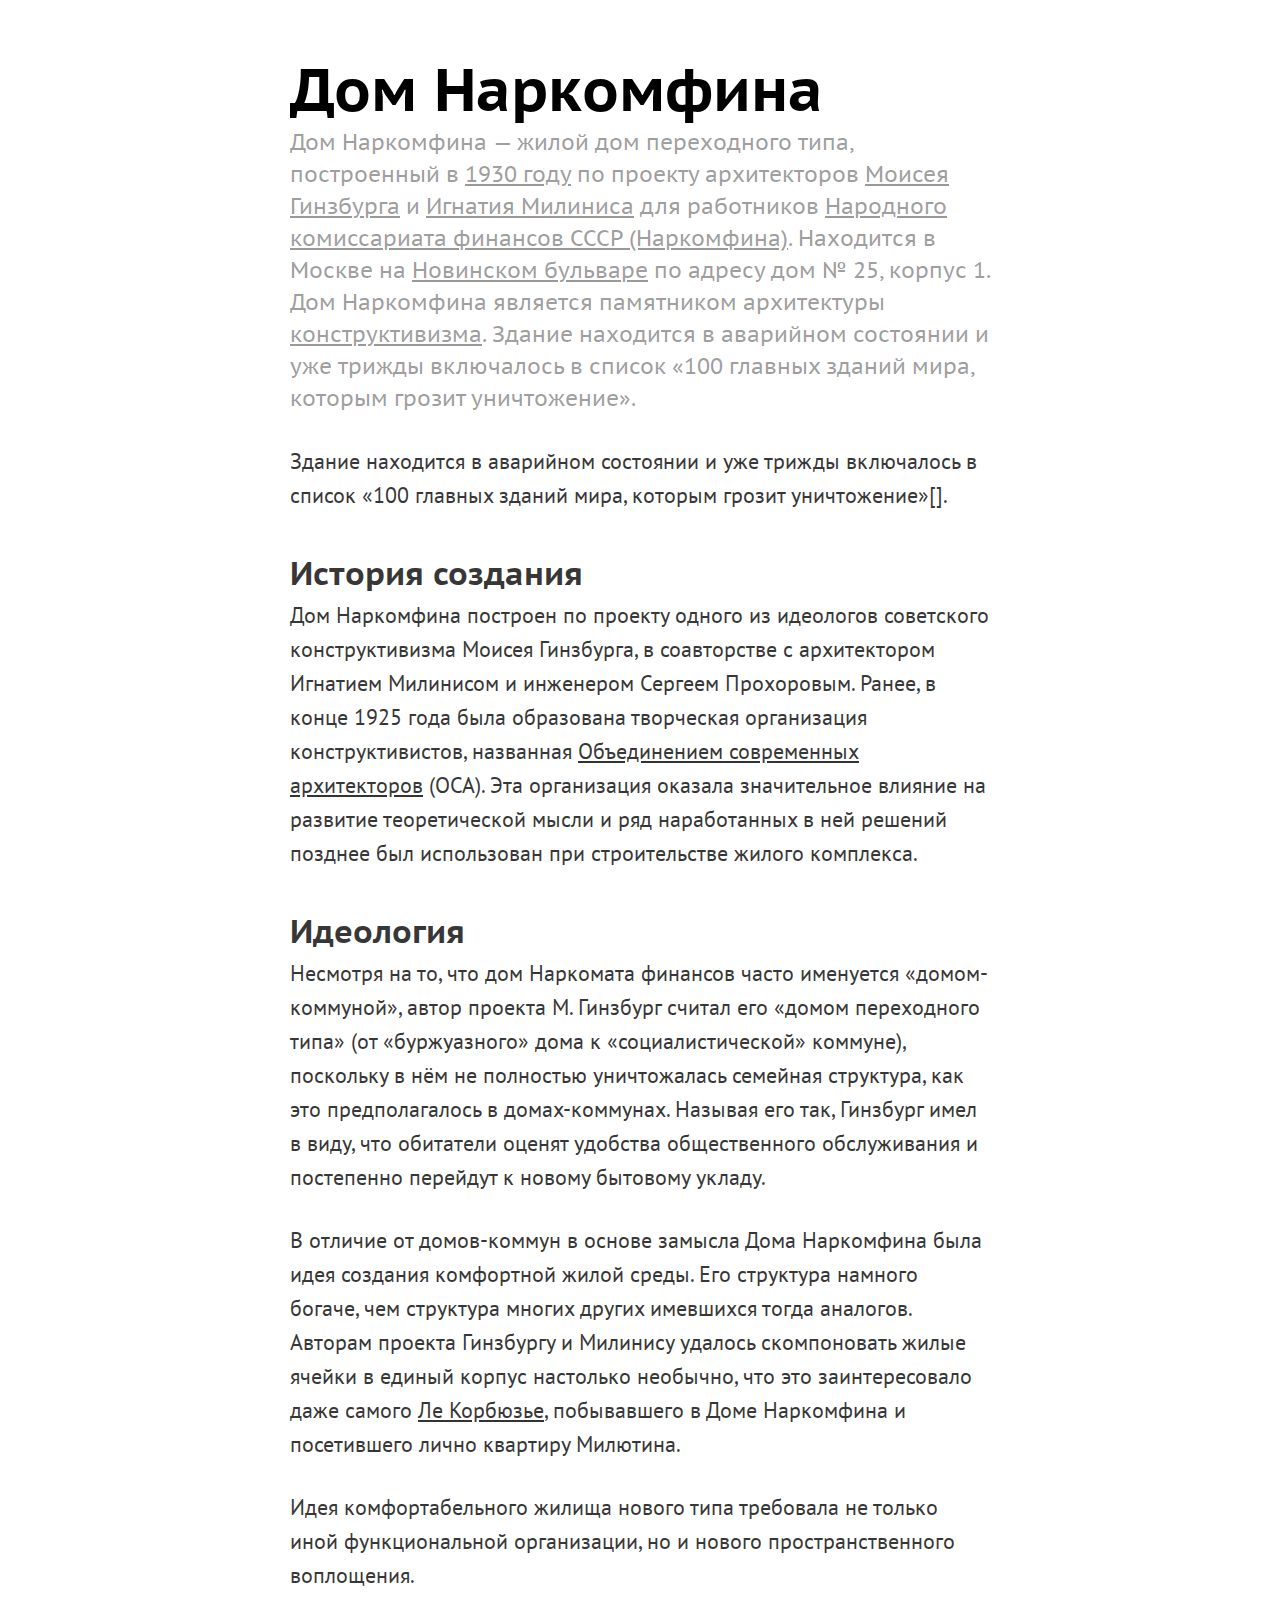
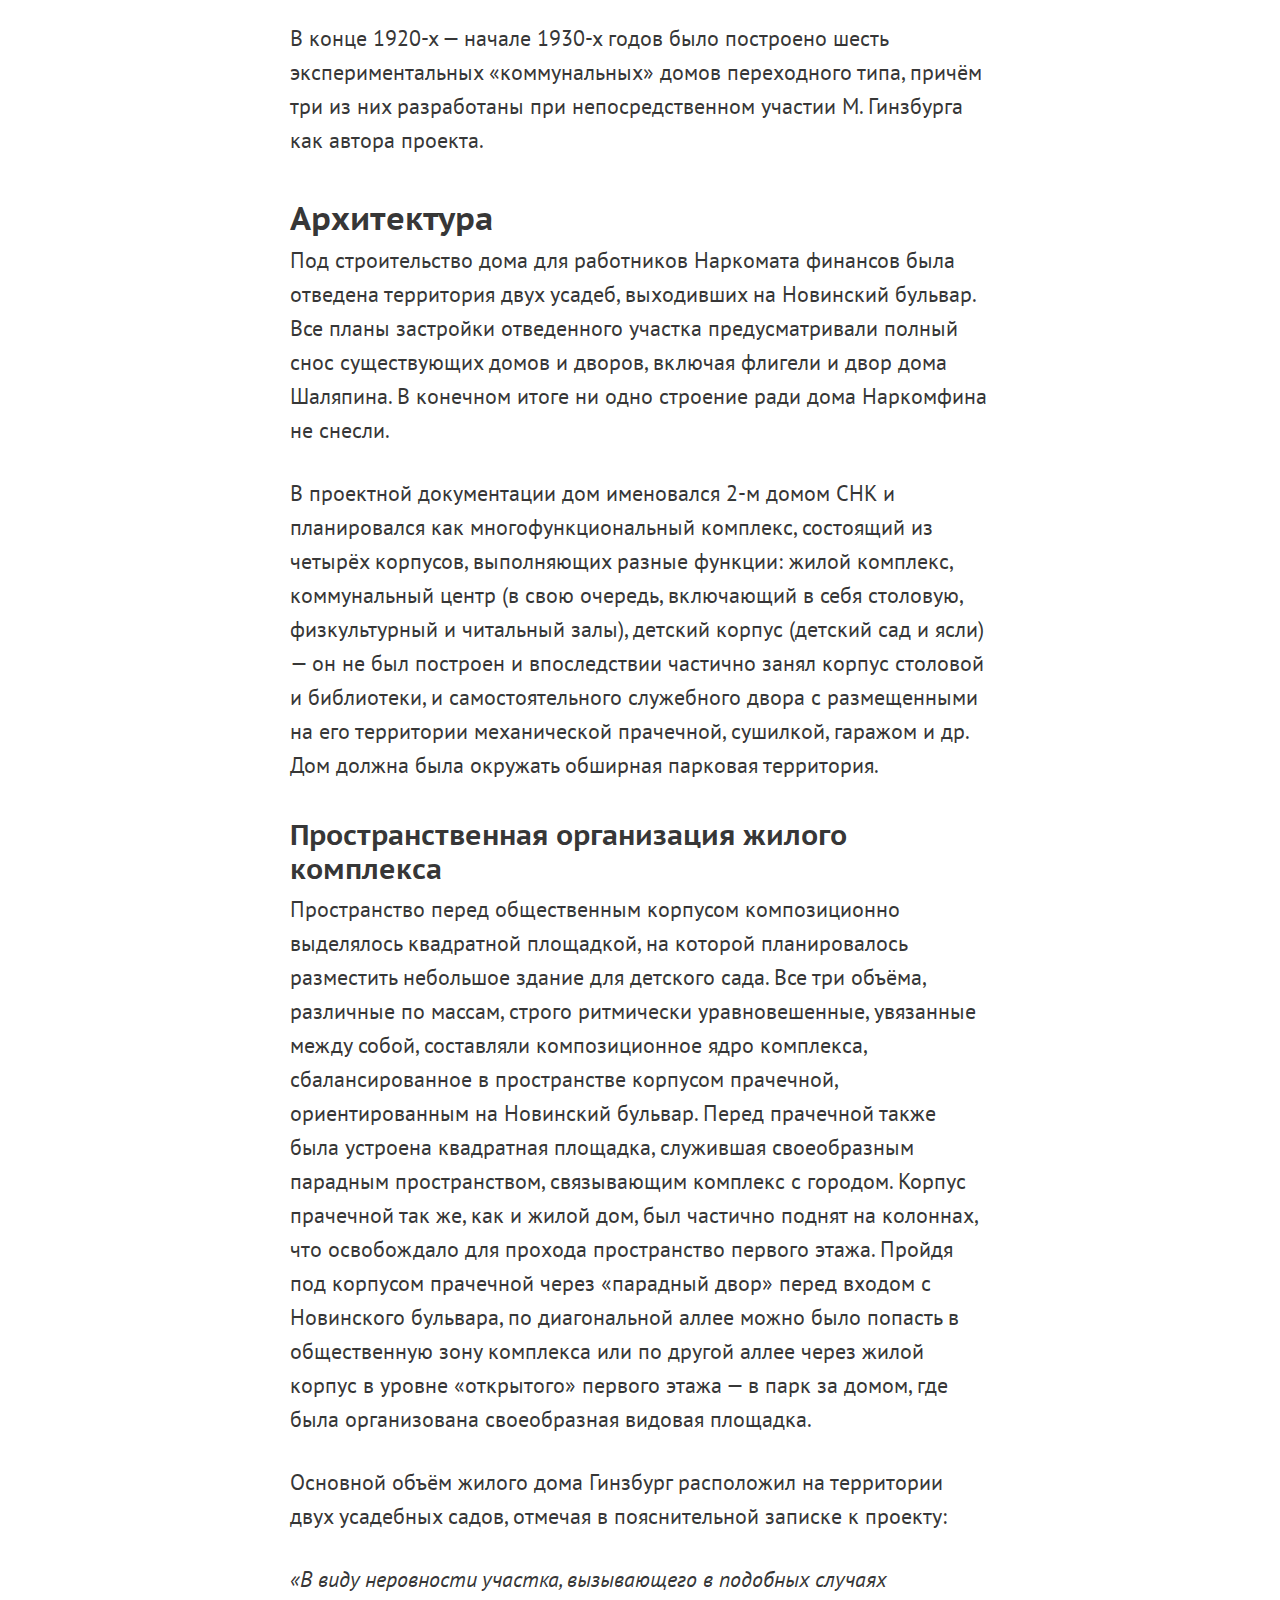
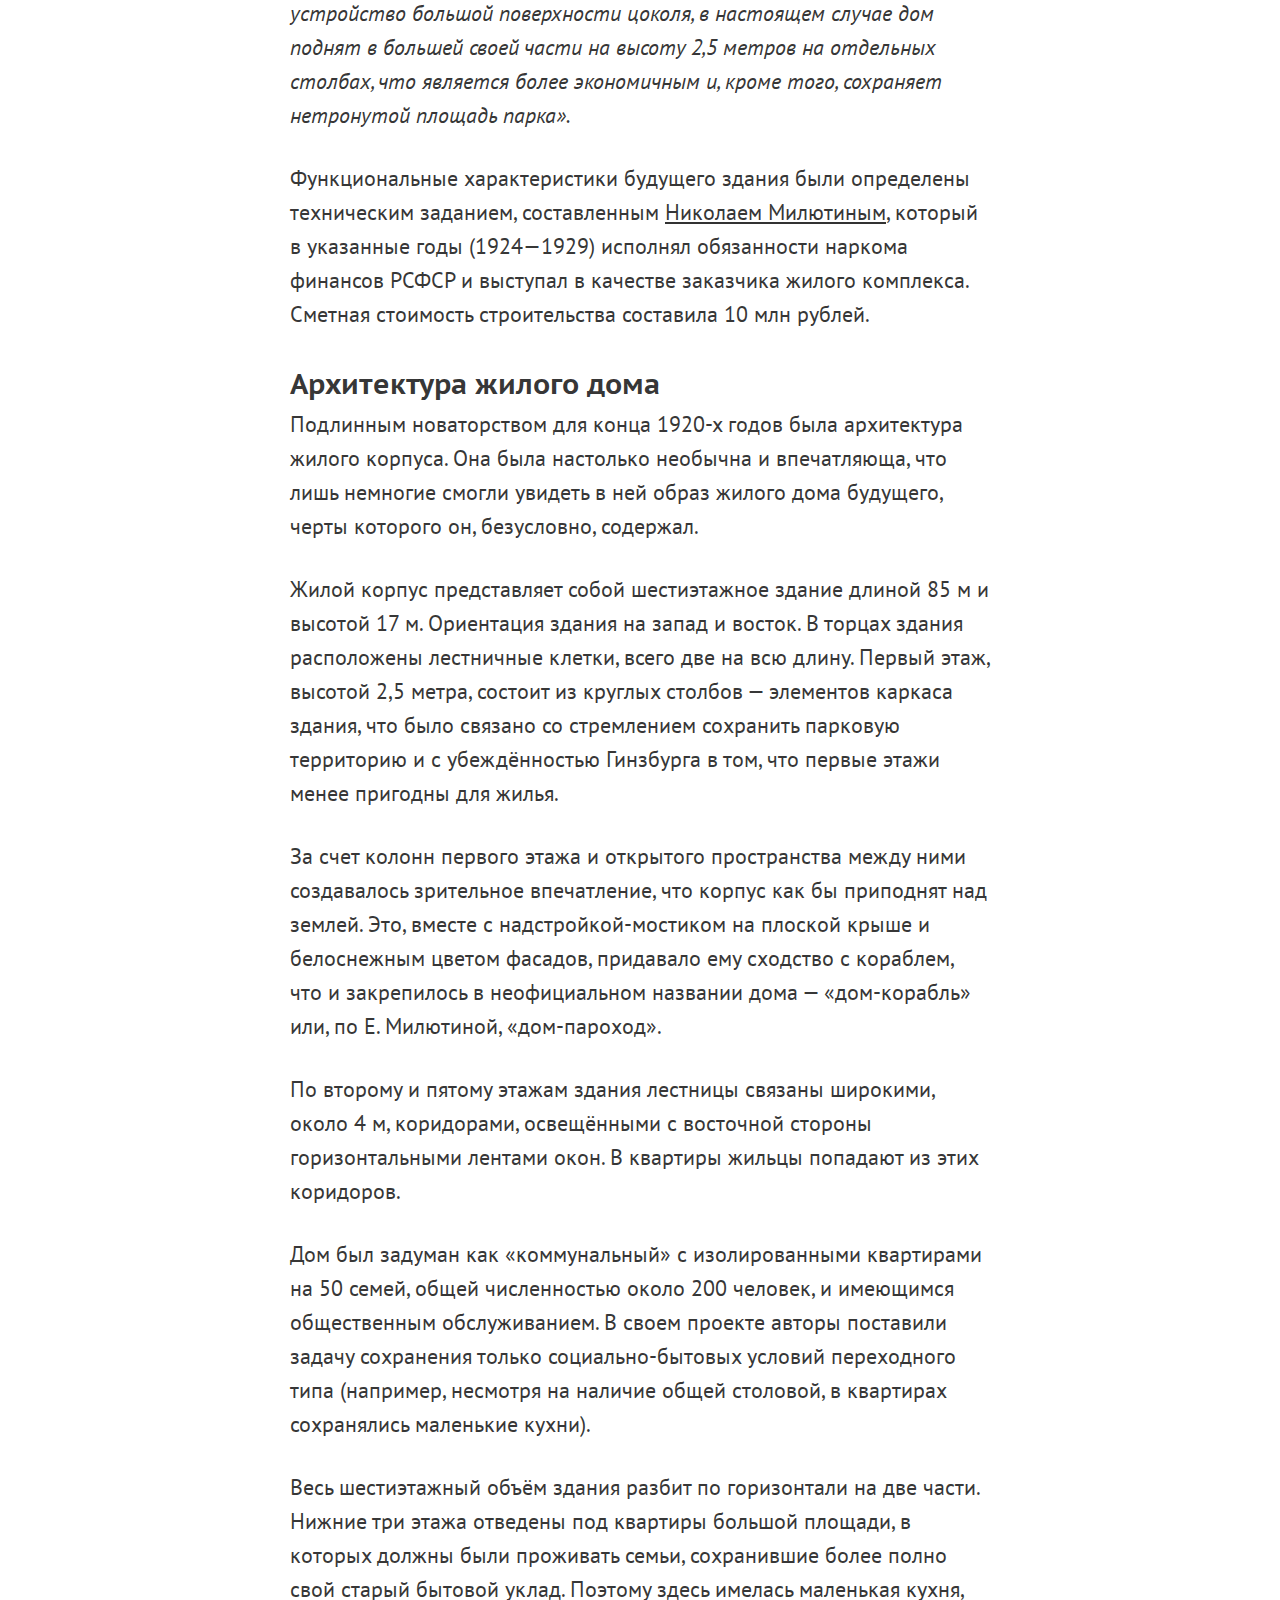
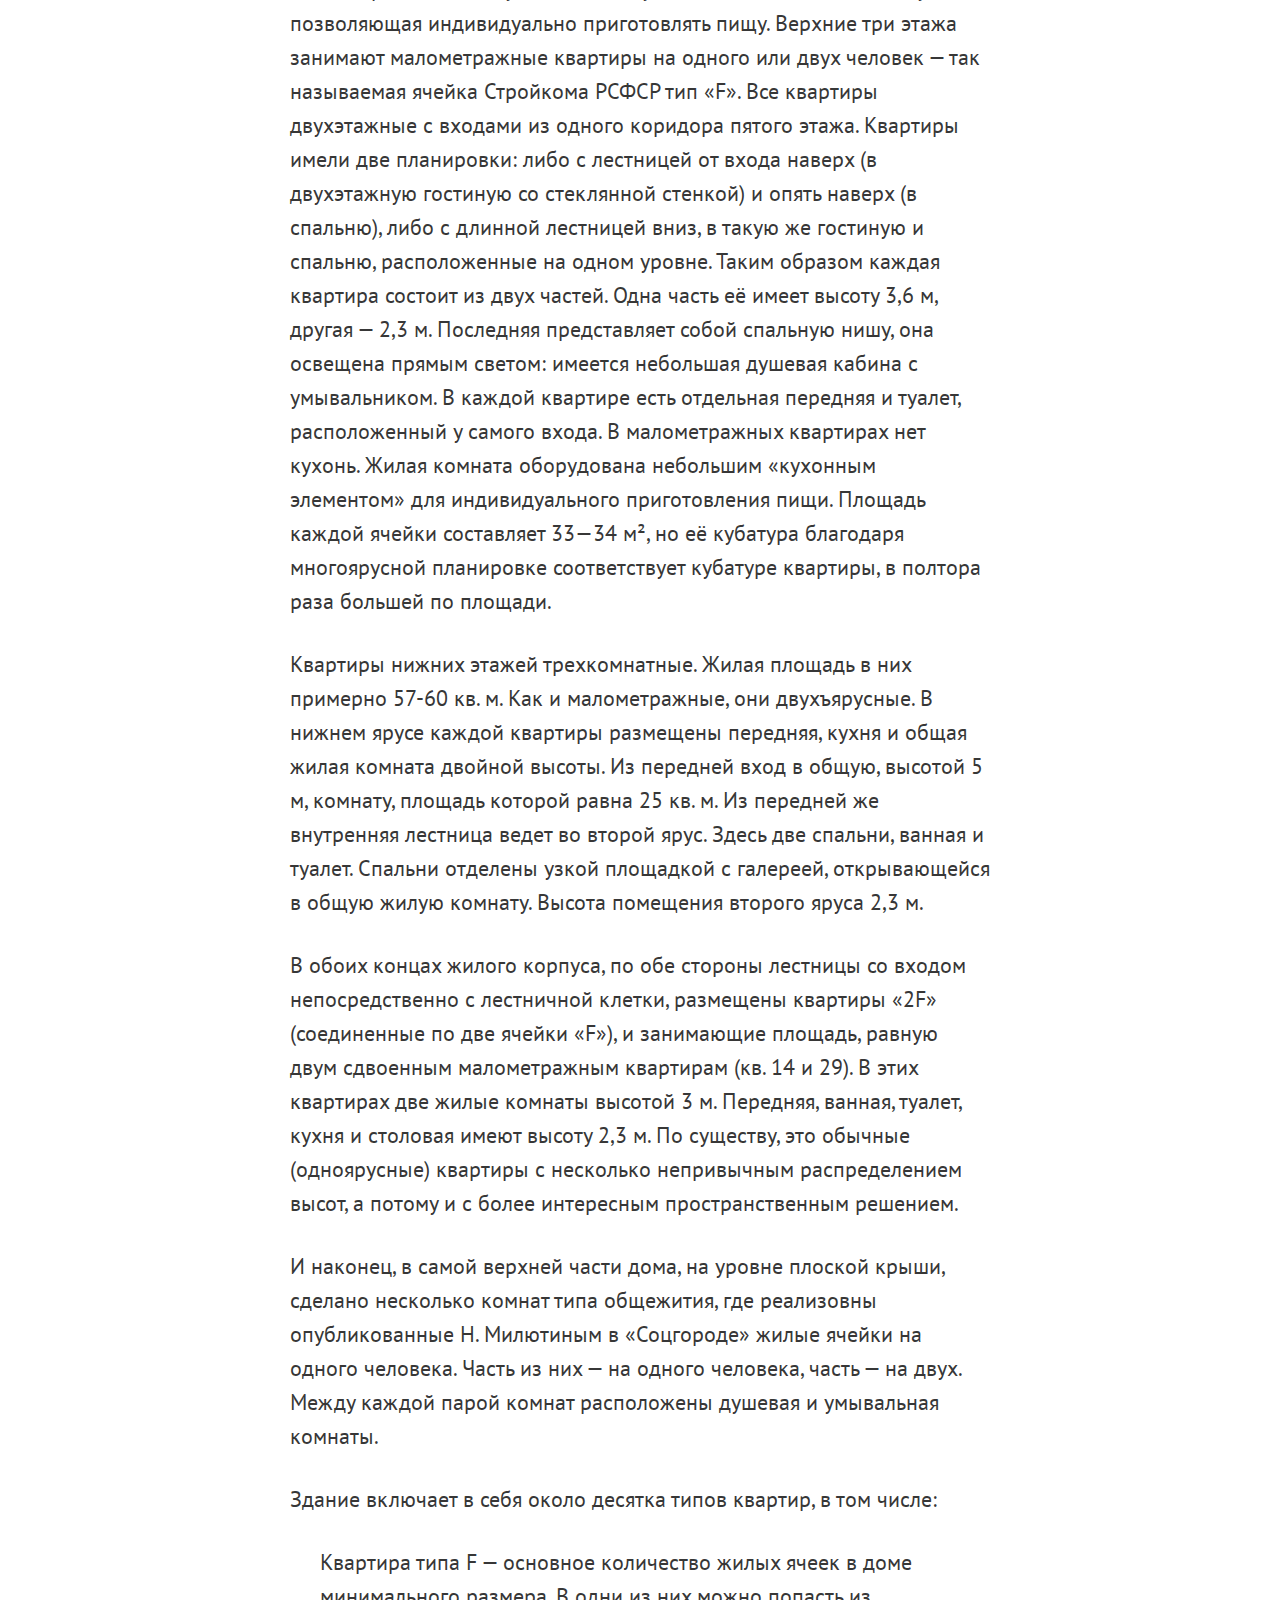
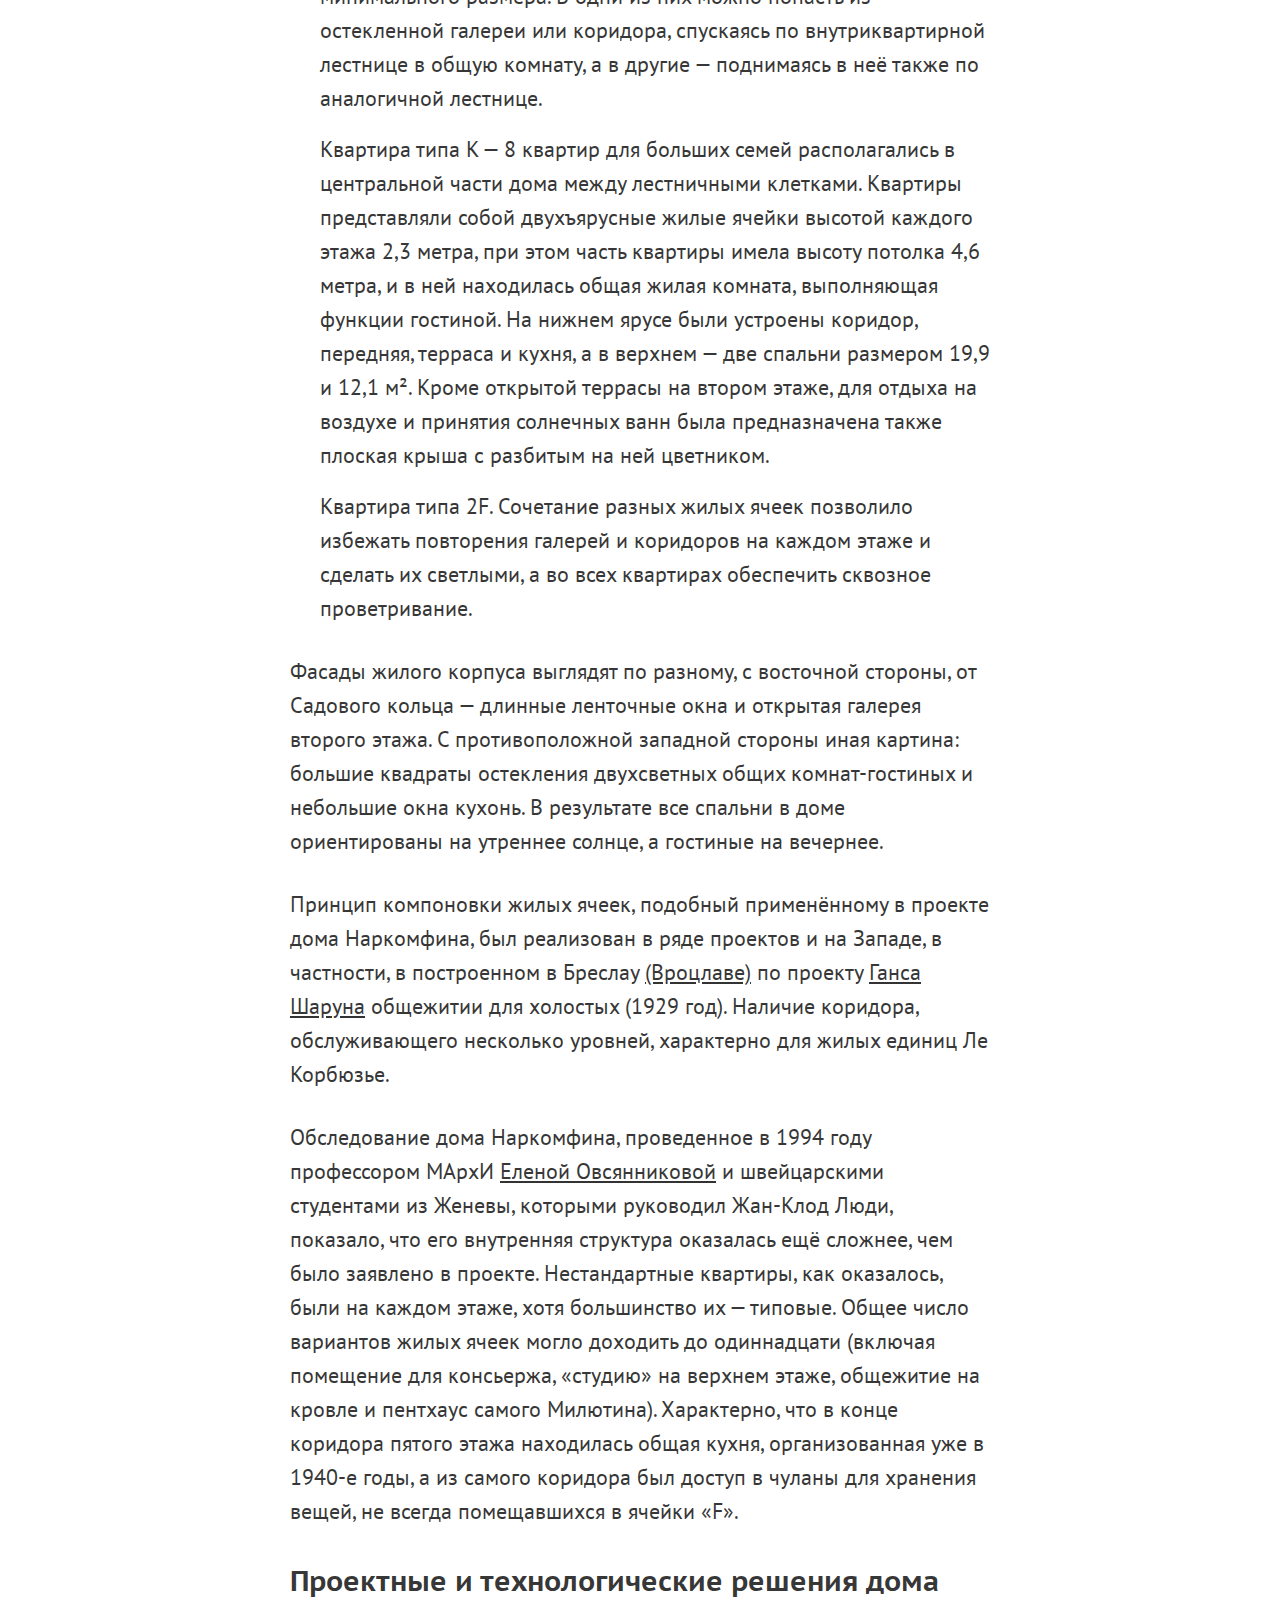
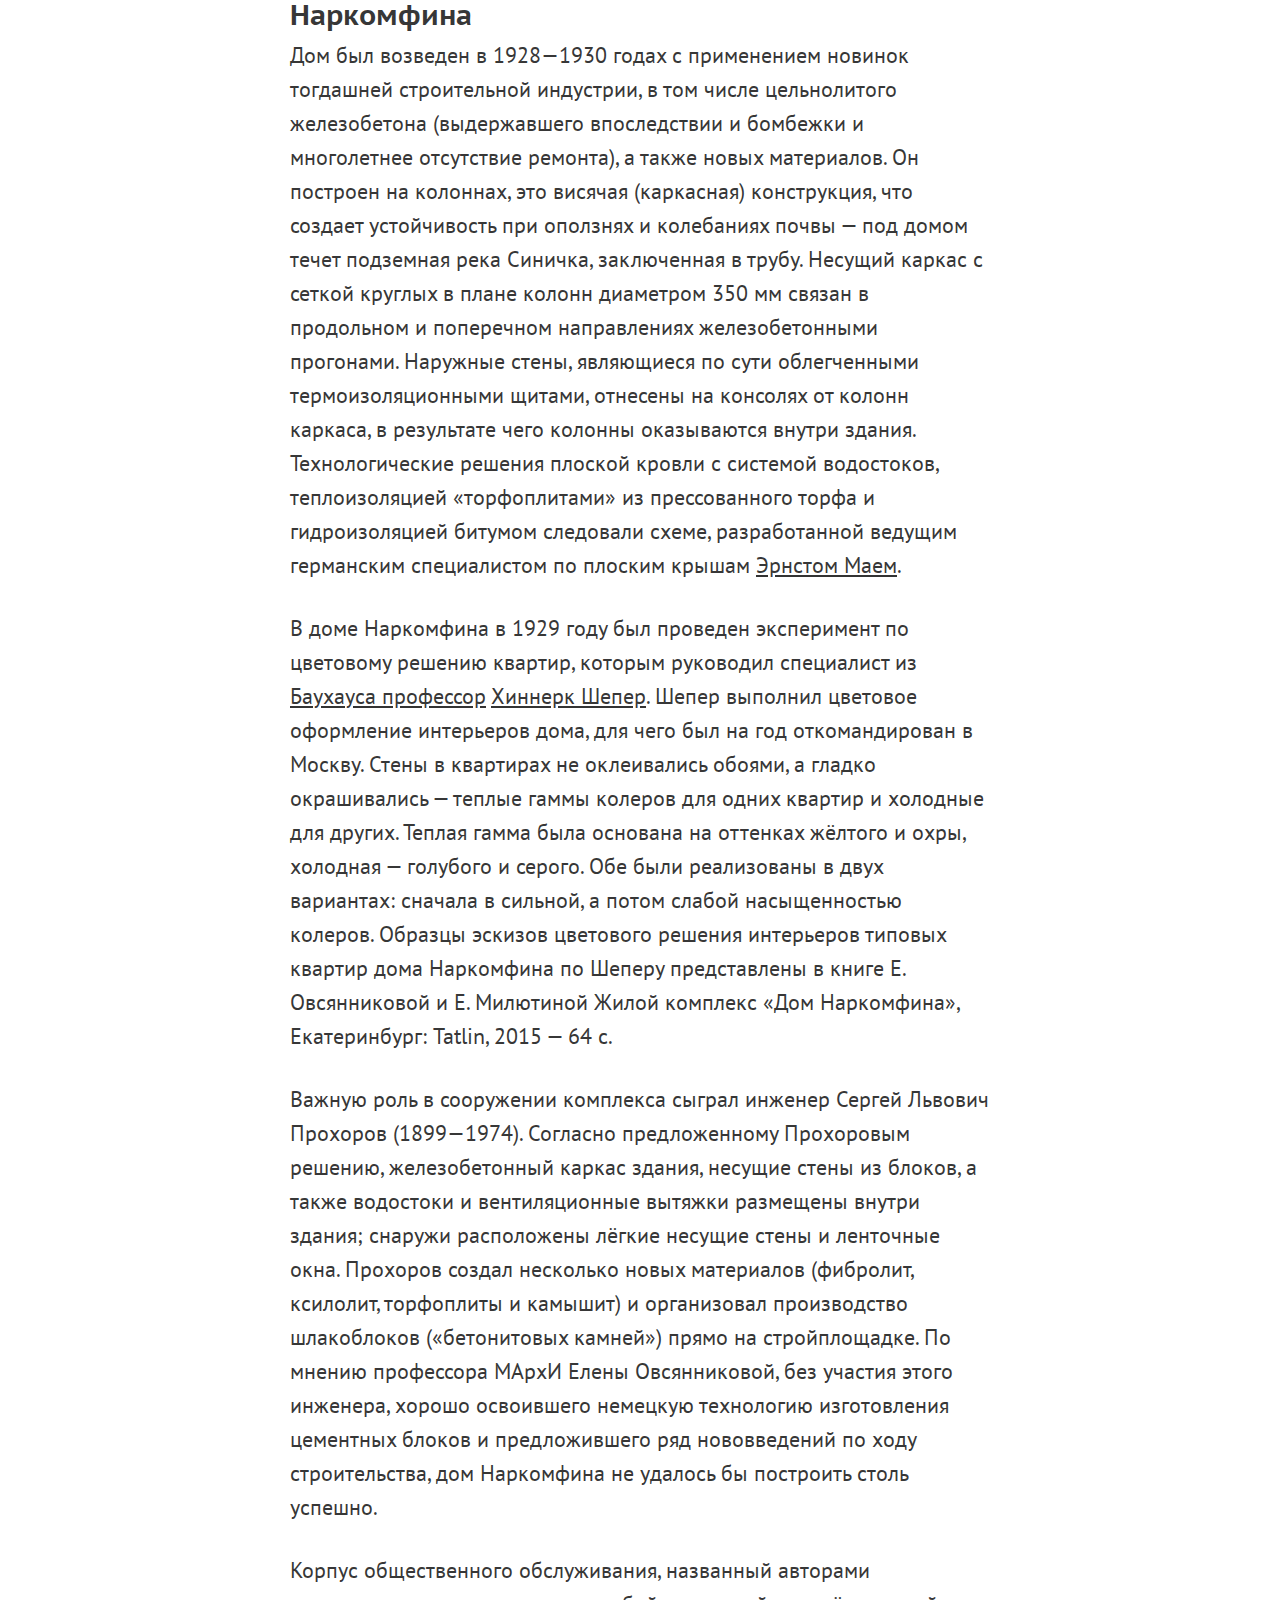
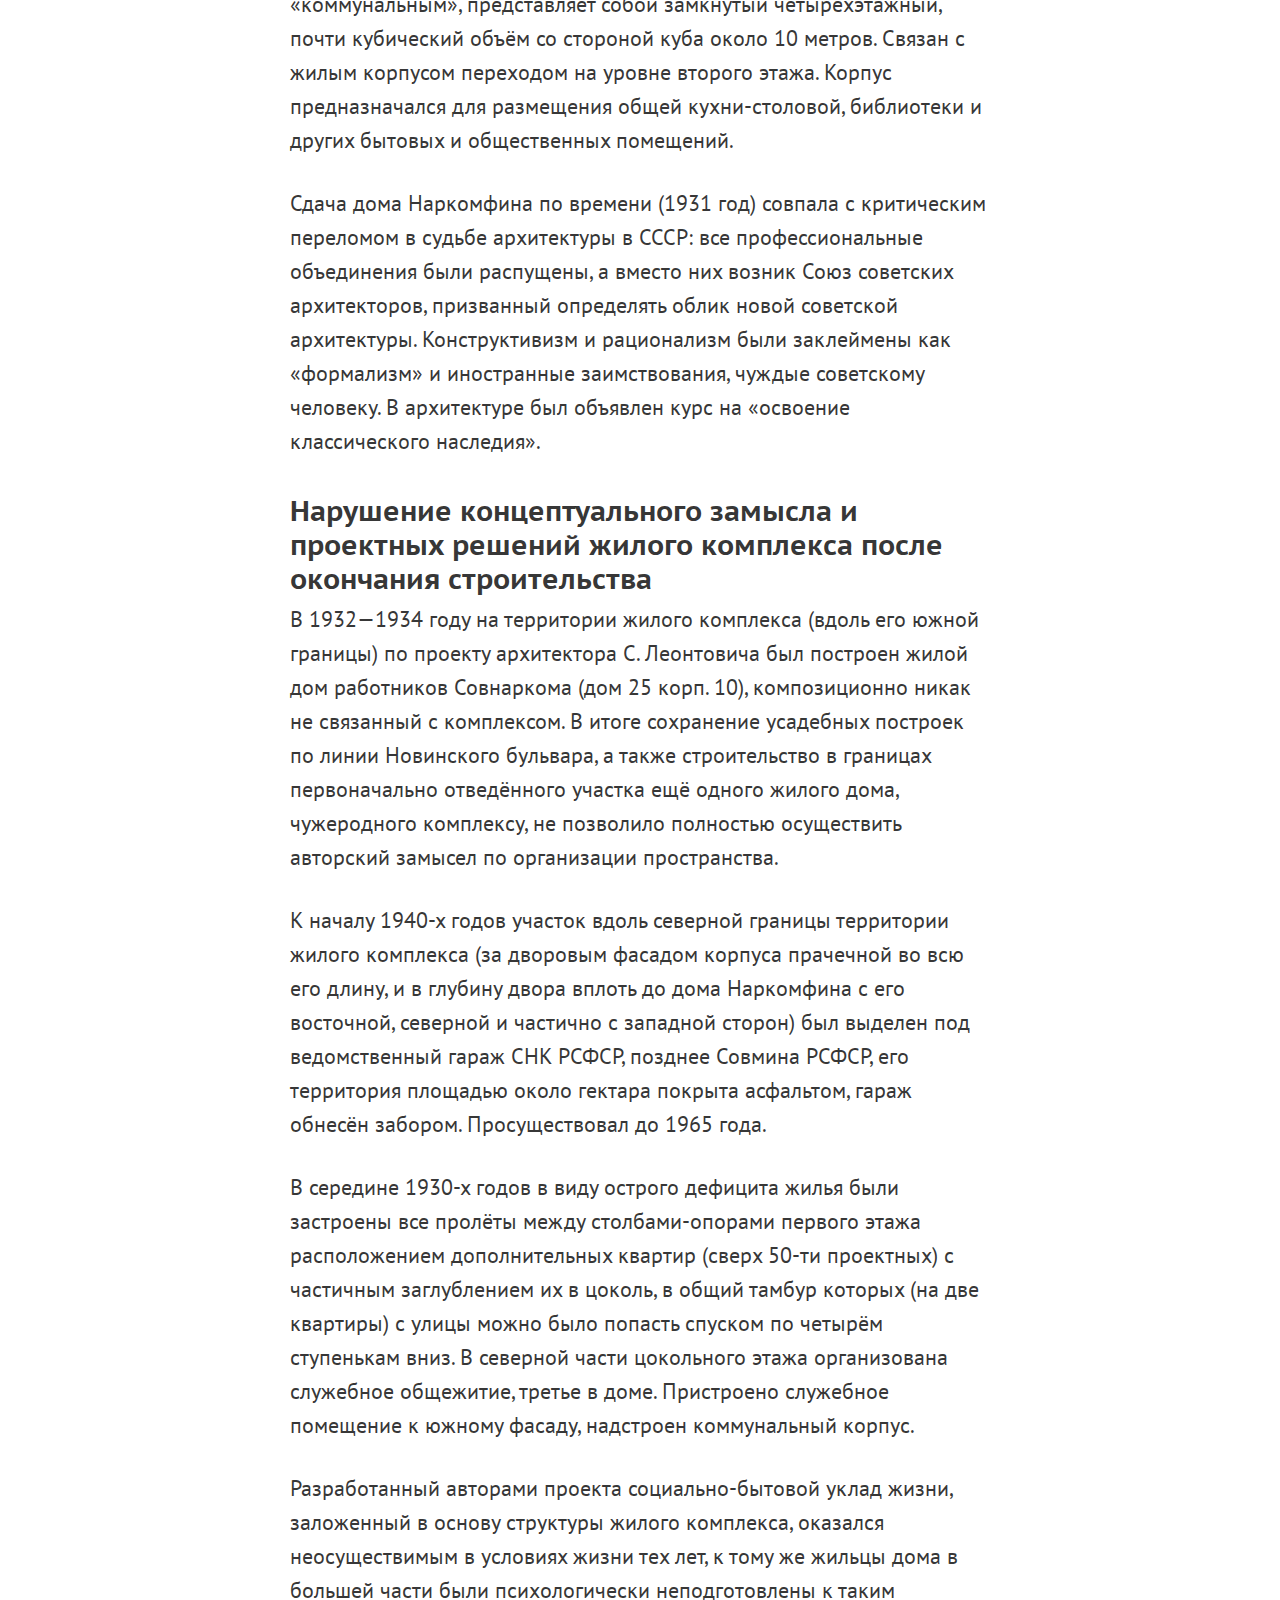
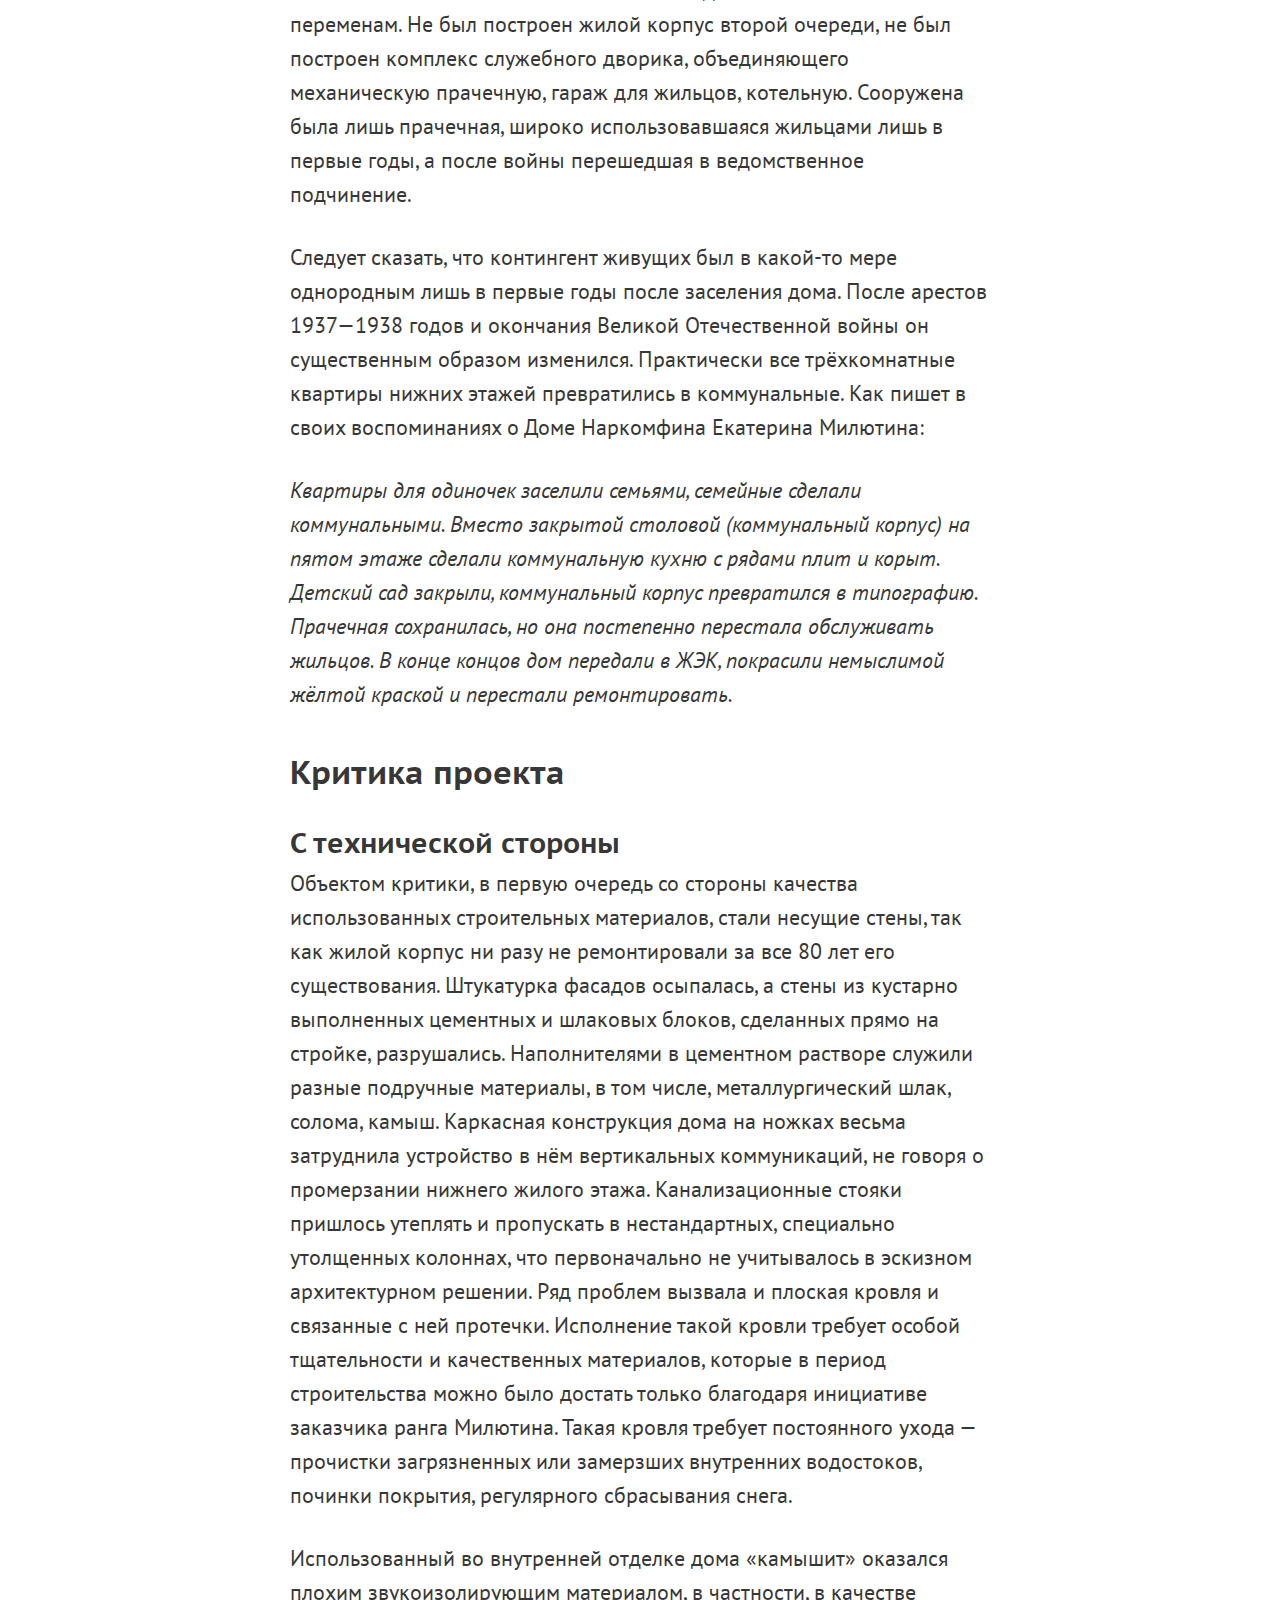
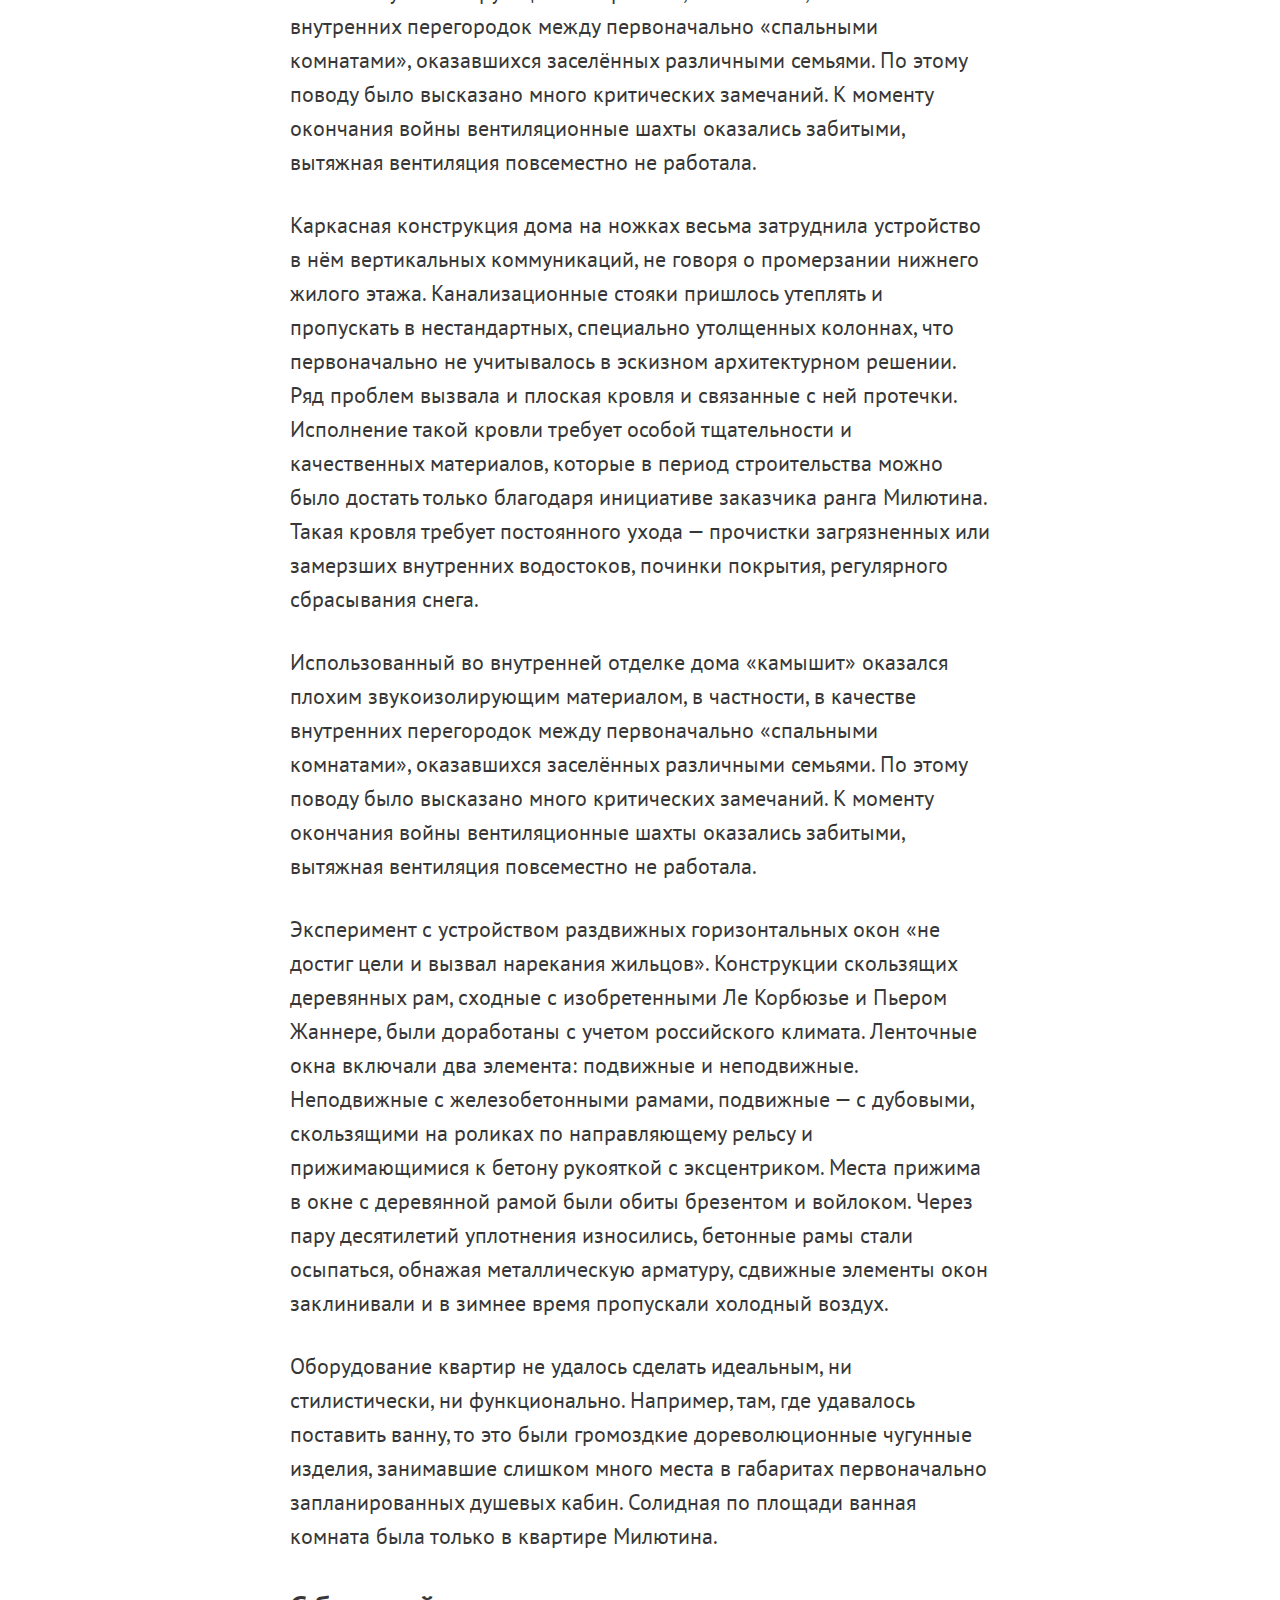
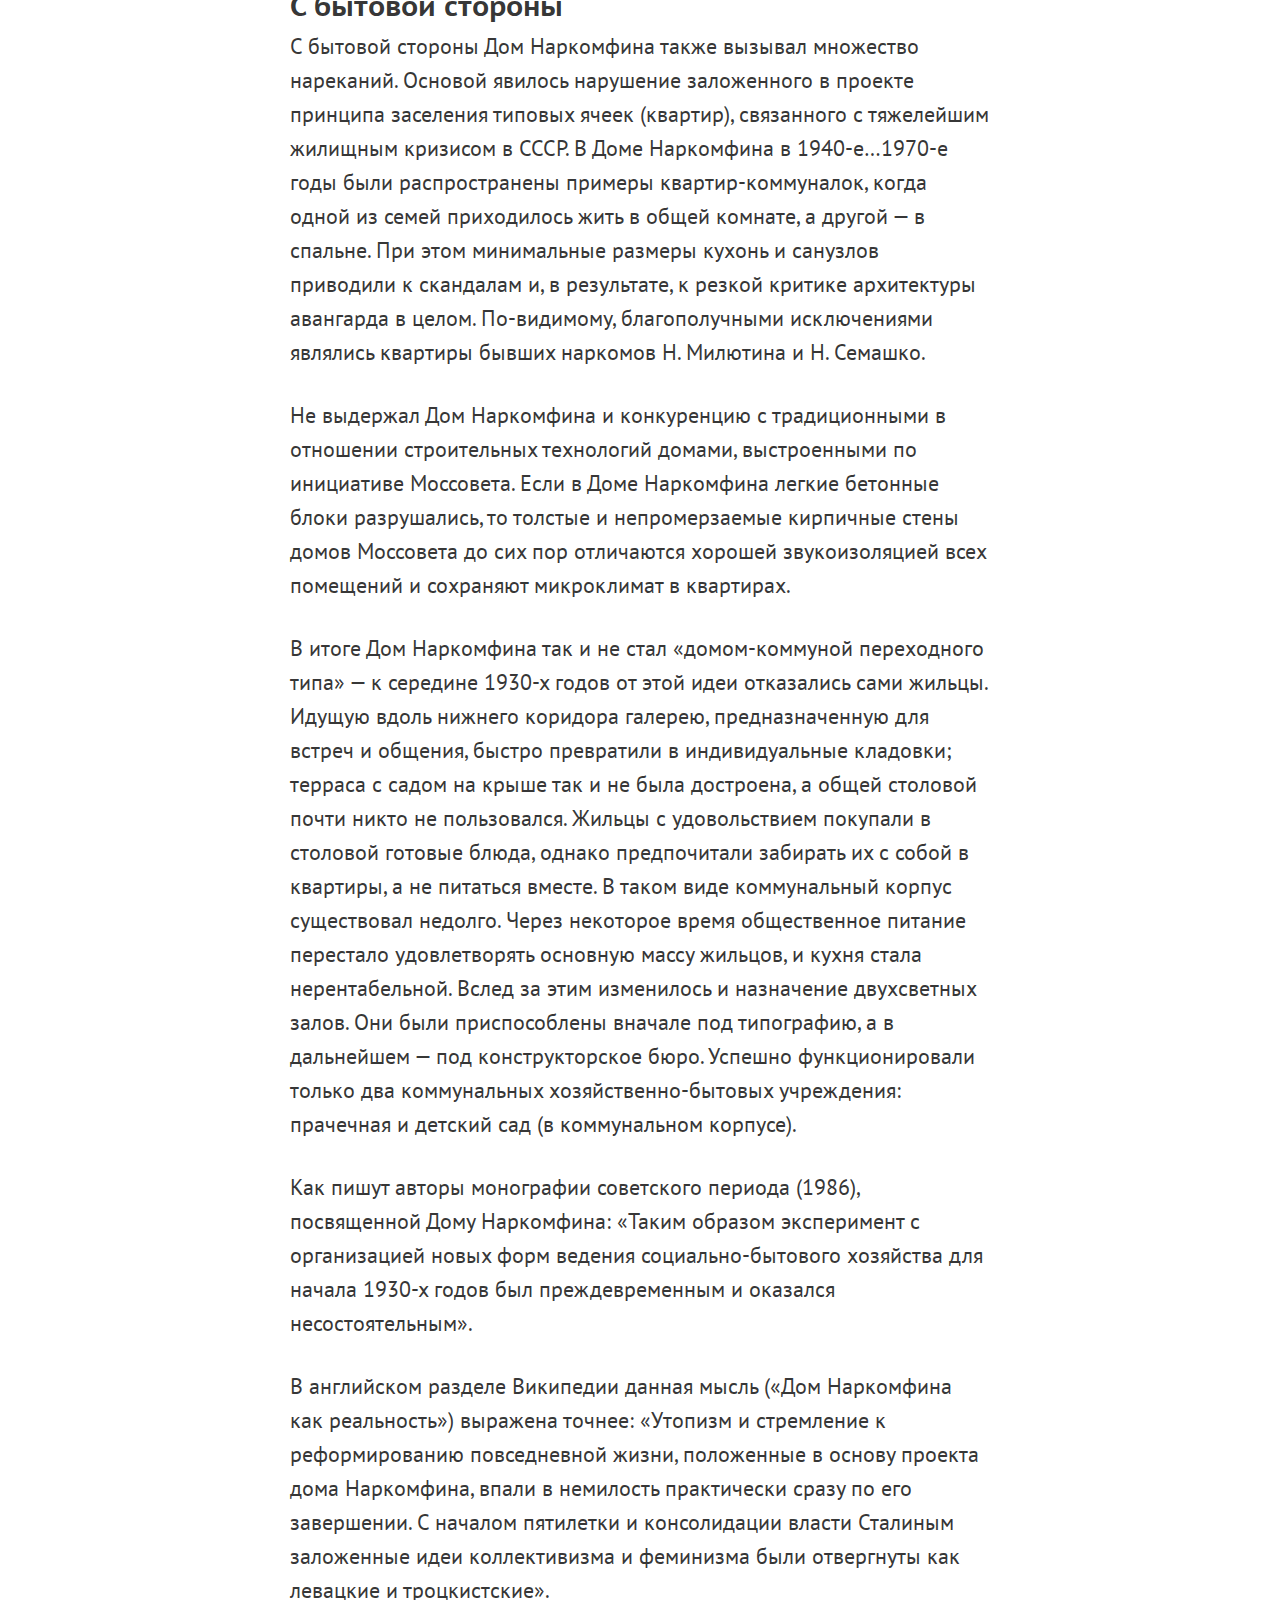
<file: p.lozovskiy/index.html>
<!DOCTYPE html>
<html>
  <head>
    <meta charset="utf-8">
    <title>Дом Наркомфина</title>
    <link rel="stylesheet" href="style.css">
  </head>

  <body>
    <h1 style="font-size: 60px">Дом Наркомфина</h1>
    <p>Дом Наркомфина — жилой дом переходного типа, построенный в <a target="_blank" href="https://ru.wikipedia.org/wiki/1930_%D0%B3%D0%BE%D0%B4">1930 году</a> по проекту архитекторов <a target="_blank" href="https://ru.wikipedia.org/wiki/%D0%93%D0%B8%D0%BD%D0%B7%D0%B1%D1%83%D1%80%D0%B3,_%D0%9C%D0%BE%D0%B8%D1%81%D0%B5%D0%B9_%D0%AF%D0%BA%D0%BE%D0%B2%D0%BB%D0%B5%D0%B2%D0%B8%D1%87">Моисея Гинзбурга</a> и <a href="">Игнатия Милиниса</a> для работников <a href="">Народного комиссариата финансов СССР (Наркомфина)</a>. Находится в Москве на <a href="">Новинском бульваре</a> по адресу дом № 25, корпус 1. Дом Наркомфина является памятником архитектуры <a href="">конструктивизма</a>. Здание находится в аварийном состоянии и уже трижды включалось в список «100 главных зданий мира, которым грозит уничтожение».</p>
    <p>Здание находится в аварийном состоянии и уже трижды включалось в список «100 главных зданий мира, которым грозит уничтожение»[].</p>
<!--  не забудь купить молока -->
    <h2>История создания</h2>
    <p>Дом Наркомфина построен по проекту одного из идеологов советского конструктивизма Моисея Гинзбурга, в соавторстве с архитектором Игнатием Милинисом и инженером Сергеем Прохоровым. Ранее, в конце 1925 года была образована творческая организация конструктивистов, названная <a href="">Объединением современных архитекторов</a> (ОСА). Эта организация оказала значительное влияние на развитие теоретической мысли и ряд наработанных в ней решений позднее был использован при строительстве жилого комплекса.</p>

    <h2>Идеология</h2>
    <p>Несмотря на то, что дом Наркомата финансов часто именуется «домом-коммуной», автор проекта М. Гинзбург считал его «домом переходного типа» (от «буржуазного» дома к «социалистической» коммуне), поскольку в нём не полностью уничтожалась семейная структура, как это предполагалось в домах-коммунах. Называя его так, Гинзбург имел в виду, что обитатели оценят удобства общественного обслуживания и постепенно перейдут к новому бытовому укладу.</p>
    <p>В отличие от домов-коммун в основе замысла Дома Наркомфина была идея создания комфортной жилой среды. Его структура намного богаче, чем структура многих других имевшихся тогда аналогов. Авторам проекта Гинзбургу и Милинису удалось скомпоновать жилые ячейки в единый корпус настолько необычно, что это заинтересовало даже самого <a href="">Ле Корбюзье</a>, побывавшего в Доме Наркомфина и посетившего лично квартиру Милютина.</p>
    <p>Идея комфортабельного жилища нового типа требовала не только иной функциональной организации, но и нового пространственного воплощения.</p>
    <p>В конце 1920-х — начале 1930-х годов было построено шесть экспериментальных «коммунальных» домов переходного типа, причём три из них разработаны при непосредственном участии М. Гинзбурга как автора проекта.</p>
    <h2>Архитектура</h2>
    <p>Под строительство дома для работников Наркомата финансов была отведена территория двух усадеб, выходивших на Новинский бульвар. Все планы застройки отведенного участка предусматривали полный снос существующих домов и дворов, включая флигели и двор дома Шаляпина. В конечном итоге ни одно строение ради дома Наркомфина не снесли.</p>
    <p>В проектной документации дом именовался 2-м домом СНК и планировался как многофункциональный комплекс, состоящий из четырёх корпусов, выполняющих разные функции: жилой комплекс, коммунальный центр (в свою очередь, включающий в себя столовую, физкультурный и читальный залы), детский корпус (детский сад и ясли) — он не был построен и впоследствии частично занял корпус столовой и библиотеки, и самостоятельного служебного двора с размещенными на его территории механической прачечной, сушилкой, гаражом и др. Дом должна была окружать обширная парковая территория.</p>
    <h3>Пространственная организация жилого комплекса</h3>
    <p>Пространство перед общественным корпусом композиционно выделялось квадратной площадкой, на которой планировалось разместить небольшое здание для детского сада. Все три объёма, различные по массам, строго ритмически уравновешенные, увязанные между собой, составляли композиционное ядро комплекса, сбалансированное в пространстве корпусом прачечной, ориентированным на Новинский бульвар. Перед прачечной также была устроена квадратная площадка, служившая своеобразным парадным пространством, связывающим комплекс с городом. Корпус прачечной так же, как и жилой дом, был частично поднят на колоннах, что освобождало для прохода пространство первого этажа. Пройдя под корпусом прачечной через «парадный двор» перед входом с Новинского бульвара, по диагональной аллее можно было попасть в общественную зону комплекса или по другой аллее через жилой корпус в уровне «открытого» первого этажа — в парк за домом, где была организована своеобразная видовая площадка.</p>
    <p>Основной объём жилого дома Гинзбург расположил на территории двух усадебных садов, отмечая в пояснительной записке к проекту: <blockquote>«В виду неровности участка, вызывающего в подобных случаях устройство большой поверхности цоколя, в настоящем случае дом поднят в большей своей части на высоту 2,5 метров на отдельных столбах, что является более экономичным и, кроме того, сохраняет нетронутой площадь парка».</blockquote></p>
    <p>Функциональные характеристики будущего здания были определены техническим заданием, составленным <a href="">Николаем Милютиным</a>, который в указанные годы (1924—1929) исполнял обязанности наркома финансов РСФСР и выступал в качестве заказчика жилого комплекса. Сметная стоимость строительства составила 10 млн рублей.</p>
    <h3>Архитектура жилого дома</h3>
    <p>Подлинным новаторством для конца 1920-х годов была архитектура жилого корпуса. Она была настолько необычна и впечатляюща, что лишь немногие смогли увидеть в ней образ жилого дома будущего, черты которого он, безусловно, содержал.</p>
    <p>Жилой корпус представляет собой шестиэтажное здание длиной 85 м и высотой 17 м. Ориентация здания на запад и восток. В торцах здания расположены лестничные клетки, всего две на всю длину. Первый этаж, высотой 2,5 метра, состоит из круглых столбов — элементов каркаса здания, что было связано со стремлением сохранить парковую территорию и с убеждённостью Гинзбурга в том, что первые этажи менее пригодны для жилья.</p>
    <p>За счет колонн первого этажа и открытого пространства между ними создавалось зрительное впечатление, что корпус как бы приподнят над землей. Это, вместе с надстройкой-мостиком на плоской крыше и белоснежным цветом фасадов, придавало ему сходство с кораблем, что и закрепилось в неофициальном названии дома — «дом-корабль» или, по Е. Милютиной, «дом-пароход».</p>
    <p>По второму и пятому этажам здания лестницы связаны широкими, около 4 м, коридорами, освещёнными с восточной стороны горизонтальными лентами окон. В квартиры жильцы попадают из этих коридоров.</p>
    <p>Дом был задуман как «коммунальный» с изолированными квартирами на 50 семей, общей численностью около 200 человек, и имеющимся общественным обслуживанием. В своем проекте авторы поставили задачу сохранения только социально-бытовых условий переходного типа (например, несмотря на наличие общей столовой, в квартирах сохранялись маленькие кухни).</p>
    <p>Весь шестиэтажный объём здания разбит по горизонтали на две части. Нижние три этажа отведены под квартиры большой площади, в которых должны были проживать семьи, сохранившие более полно свой старый бытовой уклад. Поэтому здесь имелась маленькая кухня, позволяющая индивидуально приготовлять пищу. Верхние три этажа занимают малометражные квартиры на одного или двух человек — так называемая ячейка Стройкома РСФСР тип «F». Все квартиры двухэтажные с входами из одного коридора пятого этажа. Квартиры имели две планировки: либо с лестницей от входа наверх (в двухэтажную гостиную со стеклянной стенкой) и опять наверх (в спальню), либо с длинной лестницей вниз, в такую же гостиную и спальню, расположенные на одном уровне. Таким образом каждая квартира состоит из двух частей. Одна часть её имеет высоту 3,6 м, другая — 2,3 м. Последняя представляет собой спальную нишу, она освещена прямым светом: имеется небольшая душевая кабина с умывальником. В каждой квартире есть отдельная передняя и туалет, расположенный у самого входа. В малометражных квартирах нет кухонь. Жилая комната оборудована небольшим «кухонным элементом» для индивидуального приготовления пищи. Площадь каждой ячейки составляет 33—34 м², но её кубатура благодаря многоярусной планировке соответствует кубатуре квартиры, в полтора раза большей по площади.</p>
    <p>Квартиры нижних этажей трехкомнатные. Жилая площадь в них примерно 57-60 кв. м. Как и малометражные, они двухъярусные. В нижнем ярусе каждой квартиры размещены передняя, кухня и общая жилая комната двойной высоты. Из передней вход в общую, высотой 5 м, комнату, площадь которой равна 25 кв. м. Из передней же внутренняя лестница ведет во второй ярус. Здесь две спальни, ванная и туалет. Спальни отделены узкой площадкой с галереей, открывающейся в общую жилую комнату. Высота помещения второго яруса 2,3 м.</p>
    <p>В обоих концах жилого корпуса, по обе стороны лестницы со входом непосредственно с лестничной клетки, размещены квартиры «2F» (соединенные по две ячейки «F»), и занимающие площадь, равную двум сдвоенным малометражным квартирам (кв. 14 и 29). В этих квартирах две жилые комнаты высотой 3 м. Передняя, ванная, туалет, кухня и столовая имеют высоту 2,3 м. По существу, это обычные (одноярусные) квартиры с несколько непривычным распределением высот, а потому и с более интересным пространственным решением.</p>
    <p>И наконец, в самой верхней части дома, на уровне плоской крыши, сделано несколько комнат типа общежития, где реализовны опубликованные Н. Милютиным в «Соцгороде» жилые ячейки на одного человека. Часть из них — на одного человека, часть — на двух. Между каждой парой комнат расположены душевая и умывальная комнаты.</p>
    <p>Здание включает в себя около десятка типов квартир, в том числе:</p>

    <ul>
      <li>Квартира типа F — основное количество жилых ячеек в доме минимального размера. В одни из них можно попасть из остекленной галереи или коридора, спускаясь по внутриквартирной лестнице в общую комнату, а в другие — поднимаясь в неё также по аналогичной лестнице.</li>
      <li>Квартира типа K — 8 квартир для больших семей располагались в центральной части дома между лестничными клетками. Квартиры представляли собой двухъярусные жилые ячейки высотой каждого этажа 2,3 метра, при этом часть квартиры имела высоту потолка 4,6 метра, и в ней находилась общая жилая комната, выполняющая функции гостиной. На нижнем ярусе были устроены коридор, передняя, терраса и кухня, а в верхнем — две спальни размером 19,9 и 12,1 м². Кроме открытой террасы на втором этаже, для отдыха на воздухе и принятия солнечных ванн была предназначена также плоская крыша с разбитым на ней цветником.</li>
      <li>Квартира типа 2F. Сочетание разных жилых ячеек позволило избежать повторения галерей и коридоров на каждом этаже и сделать их светлыми, а во всех квартирах обеспечить сквозное проветривание.</li>
    </ul>

    <p>Фасады жилого корпуса выглядят по разному, с восточной стороны, от Садового кольца — длинные ленточные окна и открытая галерея второго этажа. С противоположной западной стороны иная картина: большие квадраты остекления двухсветных общих комнат-гостиных и небольшие окна кухонь. В результате все спальни в доме ориентированы на утреннее солнце, а гостиные на вечернее.</p>
    <p>Принцип компоновки жилых ячеек, подобный применённому в проекте дома Наркомфина, был реализован в ряде проектов и на Западе, в частности, в построенном в Бреслау <a href="">(Вроцлаве)</a> по проекту <a href="">Ганса Шаруна</a> общежитии для холостых (1929 год). Наличие коридора, обслуживающего несколько уровней, характерно для жилых единиц Ле Корбюзье.</p>
    <p>Обследование дома Наркомфина, проведенное в 1994 году профессором МАрхИ <a href="">Еленой Овсянниковой</a> и швейцарскими студентами из Женевы, которыми руководил Жан-Клод Люди, показало, что его внутренняя структура оказалась ещё сложнее, чем было заявлено в проекте. Нестандартные квартиры, как оказалось, были на каждом этаже, хотя большинство их — типовые. Общее число вариантов жилых ячеек могло доходить до одиннадцати (включая помещение для консьержа, «студию» на верхнем этаже, общежитие на кровле и пентхаус самого Милютина). Характерно, что в конце коридора пятого этажа находилась общая кухня, организованная уже в 1940-е годы, а из самого коридора был доступ в чуланы для хранения вещей, не всегда помещавшихся в ячейки «F».</p>

    <h3>Проектные и технологические решения дома Наркомфина</h3>

    <p>Дом был возведен в 1928—1930 годах с применением новинок тогдашней строительной индустрии, в том числе цельнолитого железобетона (выдержавшего впоследствии и бомбежки и многолетнее отсутствие ремонта), а также новых материалов. Он построен на колоннах, это висячая (каркасная) конструкция, что создает устойчивость при оползнях и колебаниях почвы — под домом течет подземная река Синичка, заключенная в трубу. Несущий каркас с сеткой круглых в плане колонн диаметром 350 мм связан в продольном и поперечном направлениях железобетонными прогонами. Наружные стены, являющиеся по сути облегченными термоизоляционными щитами, отнесены на консолях от колонн каркаса, в результате чего колонны оказываются внутри здания. Технологические решения плоской кровли с системой водостоков, теплоизоляцией «торфоплитами» из прессованного торфа и гидроизоляцией битумом следовали схеме, разработанной ведущим германским специалистом по плоским крышам <a href="">Эрнстом Маем</a>.</p>
    <p>В доме Наркомфина в 1929 году был проведен эксперимент по цветовому решению квартир, которым руководил специалист из <a href="">Баухауса профессор</a> <a href="">Хиннерк Шепер</a>. Шепер выполнил цветовое оформление интерьеров дома, для чего был на год откомандирован в Москву. Стены в квартирах не оклеивались обоями, а гладко окрашивались — теплые гаммы колеров для одних квартир и холодные для других. Теплая гамма была основана на оттенках жёлтого и охры, холодная — голубого и серого. Обе были реализованы в двух вариантах: сначала в сильной, а потом слабой насыщенностью колеров. Образцы эскизов цветового решения интерьеров типовых квартир дома Наркомфина по Шеперу представлены в книге Е. Овсянниковой и Е. Милютиной Жилой комплекс «Дом Наркомфина», Екатеринбург: Tatlin, 2015 — 64 с.</p>
    <p>Важную роль в сооружении комплекса сыграл инженер Сергей Львович Прохоров (1899—1974). Согласно предложенному Прохоровым решению, железобетонный каркас здания, несущие стены из блоков, а также водостоки и вентиляционные вытяжки размещены внутри здания; снаружи расположены лёгкие несущие стены и ленточные окна. Прохоров создал несколько новых материалов (фибролит, ксилолит, торфоплиты и камышит) и организовал производство шлакоблоков («бетонитовых камней») прямо на стройплощадке. По мнению профессора МАрхИ Елены Овсянниковой, без участия этого инженера, хорошо освоившего немецкую технологию изготовления цементных блоков и предложившего ряд нововведений по ходу строительства, дом Наркомфина не удалось бы построить столь успешно.</p>
    <p>Корпус общественного обслуживания, названный авторами «коммунальным», представляет собой замкнутый четырёхэтажный, почти кубический объём со стороной куба около 10 метров. Связан с жилым корпусом переходом на уровне второго этажа. Корпус предназначался для размещения общей кухни-столовой, библиотеки и других бытовых и общественных помещений.</p>
    <p>Сдача дома Наркомфина по времени (1931 год) совпала с критическим переломом в судьбе архитектуры в СССР: все профессиональные объединения были распущены, а вместо них возник Союз советских архитекторов, призванный определять облик новой советской архитектуры. Конструктивизм и рационализм были заклеймены как «формализм» и иностранные заимствования, чуждые советскому человеку. В архитектуре был объявлен курс на «освоение классического наследия».</p>

    <h3>Нарушение концептуального замысла и проектных решений жилого комплекса после окончания строительства</h3>

    <p>В 1932—1934 году на территории жилого комплекса (вдоль его южной границы) по проекту архитектора С. Леонтовича был построен жилой дом работников Совнаркома (дом 25 корп. 10), композиционно никак не связанный с комплексом. В итоге сохранение усадебных построек по линии Новинского бульвара, а также строительство в границах первоначально отведённого участка ещё одного жилого дома, чужеродного комплексу, не позволило полностью осуществить авторский замысел по организации пространства.</p>
    <p>К началу 1940-х годов участок вдоль северной границы территории жилого комплекса (за дворовым фасадом корпуса прачечной во всю его длину, и в глубину двора вплоть до дома Наркомфина с его восточной, северной и частично с западной сторон) был выделен под ведомственный гараж СНК РСФСР, позднее Совмина РСФСР, его территория площадью около гектара покрыта асфальтом, гараж обнесён забором. Просуществовал до 1965 года.</p>
    <p>В середине 1930-х годов в виду острого дефицита жилья были застроены все пролёты между столбами-опорами первого этажа расположением дополнительных квартир (сверх 50-ти проектных) с частичным заглублением их в цоколь, в общий тамбур которых (на две квартиры) с улицы можно было попасть спуском по четырём ступенькам вниз. В северной части цокольного этажа организована служебное общежитие, третье в доме. Пристроено служебное помещение к южному фасаду, надстроен коммунальный корпус.</p>
    <p>Разработанный авторами проекта социально-бытовой уклад жизни, заложенный в основу структуры жилого комплекса, оказался неосуществимым в условиях жизни тех лет, к тому же жильцы дома в большей части были психологически неподготовлены к таким переменам. Не был построен жилой корпус второй очереди, не был построен комплекс служебного дворика, объединяющего механическую прачечную, гараж для жильцов, котельную. Сооружена была лишь прачечная, широко использовавшаяся жильцами лишь в первые годы, а после войны перешедшая в ведомственное подчинение.</p>
    <p>Следует сказать, что контингент живущих был в какой-то мере однородным лишь в первые годы после заселения дома. После арестов 1937—1938 годов и окончания Великой Отечественной войны он существенным образом изменился. Практически все трёхкомнатные квартиры нижних этажей превратились в коммунальные. Как пишет в своих воспоминаниях о Доме Наркомфина Екатерина Милютина: <blockquote>Квартиры для одиночек заселили семьями, семейные сделали коммунальными. Вместо закрытой столовой (коммунальный корпус) на пятом этаже сделали коммунальную кухню с рядами плит и корыт. Детский сад закрыли, коммунальный корпус превратился в типографию. Прачечная сохранилась, но она постепенно перестала обслуживать жильцов. В конце концов дом передали в ЖЭК, покрасили немыслимой жёлтой краской и перестали ремонтировать.</blockquote></p>

    <h2>Критика проекта</h2>

    <h3>С технической стороны</h3>

    <p>Объектом критики, в первую очередь со стороны качества использованных строительных материалов, стали несущие стены, так как жилой корпус ни разу не ремонтировали за все 80 лет его существования. Штукатурка фасадов осыпалась, а стены из кустарно выполненных цементных и шлаковых блоков, сделанных прямо на стройке, разрушались. Наполнителями в цементном растворе служили разные подручные материалы, в том числе, металлургический шлак, солома, камыш. Каркасная конструкция дома на ножках весьма затруднила устройство в нём вертикальных коммуникаций, не говоря о промерзании нижнего жилого этажа. Канализационные стояки пришлось утеплять и пропускать в нестандартных, специально утолщенных колоннах, что первоначально не учитывалось в эскизном архитектурном решении. Ряд проблем вызвала и плоская кровля и связанные с ней протечки. Исполнение такой кровли требует особой тщательности и качественных материалов, которые в период строительства можно было достать только благодаря инициативе заказчика ранга Милютина. Такая кровля требует постоянного ухода — прочистки загрязненных или замерзших внутренних водостоков, починки покрытия, регулярного сбрасывания снега.</p>
    <p>Использованный во внутренней отделке дома «камышит» оказался плохим звукоизолирующим материалом, в частности, в качестве внутренних перегородок между первоначально «спальными комнатами», оказавшихся заселённых различными семьями. По этому поводу было высказано много критических замечаний. К моменту окончания войны вентиляционные шахты оказались забитыми, вытяжная вентиляция повсеместно не работала.</p>
    <p>Каркасная конструкция дома на ножках весьма затруднила устройство в нём вертикальных коммуникаций, не говоря о промерзании нижнего жилого этажа. Канализационные стояки пришлось утеплять и пропускать в нестандартных, специально утолщенных колоннах, что первоначально не учитывалось в эскизном архитектурном решении. Ряд проблем вызвала и плоская кровля и связанные с ней протечки. Исполнение такой кровли требует особой тщательности и качественных материалов, которые в период строительства можно было достать только благодаря инициативе заказчика ранга Милютина. Такая кровля требует постоянного ухода — прочистки загрязненных или замерзших внутренних водостоков, починки покрытия, регулярного сбрасывания снега.</p>
    <p>Использованный во внутренней отделке дома «камышит» оказался плохим звукоизолирующим материалом, в частности, в качестве внутренних перегородок между первоначально «спальными комнатами», оказавшихся заселённых различными семьями. По этому поводу было высказано много критических замечаний. К моменту окончания войны вентиляционные шахты оказались забитыми, вытяжная вентиляция повсеместно не работала.</p>
    <p>Эксперимент с устройством раздвижных горизонтальных окон «не достиг цели и вызвал нарекания жильцов». Конструкции скользящих деревянных рам, сходные с изобретенными Ле Корбюзье и Пьером Жаннере, были доработаны с учетом российского климата. Ленточные окна включали два элемента: подвижные и неподвижные. Неподвижные с железобетонными рамами, подвижные — с дубовыми, скользящими на роликах по направляющему рельсу и прижимающимися к бетону рукояткой с эксцентриком. Места прижима в окне с деревянной рамой были обиты брезентом и войлоком. Через пару десятилетий уплотнения износились, бетонные рамы стали осыпаться, обнажая металлическую арматуру, сдвижные элементы окон заклинивали и в зимнее время пропускали холодный воздух.</p>
    <p>Оборудование квартир не удалось сделать идеальным, ни стилистически, ни функционально. Например, там, где удавалось поставить ванну, то это были громоздкие дореволюционные чугунные изделия, занимавшие слишком много места в габаритах первоначально запланированных душевых кабин. Солидная по площади ванная комната была только в квартире Милютина.</p>

    <h3>С бытовой стороны</h3>

    <p>С бытовой стороны Дом Наркомфина также вызывал множество нареканий. Основой явилось нарушение заложенного в проекте принципа заселения типовых ячеек (квартир), связанного с тяжелейшим жилищным кризисом в СССР. В Доме Наркомфина в 1940-е…1970-е годы были распространены примеры квартир-коммуналок, когда одной из семей приходилось жить в общей комнате, а другой — в спальне. При этом минимальные размеры кухонь и санузлов приводили к скандалам и, в результате, к резкой критике архитектуры авангарда в целом. По-видимому, благополучными исключениями являлись квартиры бывших наркомов Н. Милютина и Н. Семашко.</p>
    <p>Не выдержал Дом Наркомфина и конкуренцию с традиционными в отношении строительных технологий домами, выстроенными по инициативе Моссовета. Если в Доме Наркомфина легкие бетонные блоки разрушались, то толстые и непромерзаемые кирпичные стены домов Моссовета до сих пор отличаются хорошей звукоизоляцией всех помещений и сохраняют микроклимат в квартирах.</p>
    <p>В итоге Дом Наркомфина так и не стал «домом-коммуной переходного типа» — к середине 1930-х годов от этой идеи отказались сами жильцы. Идущую вдоль нижнего коридора галерею, предназначенную для встреч и общения, быстро превратили в индивидуальные кладовки; терраса с садом на крыше так и не была достроена, а общей столовой почти никто не пользовался. Жильцы с удовольствием покупали в столовой готовые блюда, однако предпочитали забирать их с собой в квартиры, а не питаться вместе. В таком виде коммунальный корпус существовал недолго. Через некоторое время общественное питание перестало удовлетворять основную массу жильцов, и кухня стала нерентабельной. Вслед за этим изменилось и назначение двухсветных залов. Они были приспособлены вначале под типографию, а в дальнейшем — под конструкторское бюро. Успешно функционировали только два коммунальных хозяйственно-бытовых учреждения: прачечная и детский сад (в коммунальном корпусе).</p>
    <p>Как пишут авторы монографии советского периода (1986), посвященной Дому Наркомфина: «Таким образом эксперимент с организацией новых форм ведения социально-бытового хозяйства для начала 1930-х годов был преждевременным и оказался несостоятельным».</p>
    <p>В английском разделе Википедии данная мысль («Дом Наркомфина как реальность») выражена точнее: «Утопизм и стремление к реформированию повседневной жизни, положенные в основу проекта дома Наркомфина, впали в немилость практически сразу по его завершении. С началом пятилетки и консолидации власти Сталиным заложенные идеи коллективизма и феминизма были отвергнуты как левацкие и троцкистские».</p>

    <h2>Известные жители</h2>
    <p>Дом заселялся в 1931 году, одновременно с заселением <a href="https://ru.wikipedia.org/wiki/%D0%94%D0%BE%D0%BC_%D0%BD%D0%B0_%D0%BD%D0%B0%D0%B1%D0%B5%D1%80%D0%B5%D0%B6%D0%BD%D0%BE%D0%B9">Дома на набережной</a>, ул. Серафимовича, д. 2, представителями советской номенклатуры республиканского уровня — чиновниками и функционерами второй руки. Наиболее заметные из них по своему положению занимали квартиры в верхних этажах и в торцах жилого корпуса. Позднее, в 1937—1938 годах, практически все они были осуждены и расстреляны как «враги народа» (см. Ссылки).</p>

    <ul>
      <li><a href="https://ru.wikipedia.org/wiki/%D0%9C%D0%B8%D0%BB%D1%8E%D1%82%D0%B8%D0%BD,_%D0%9D%D0%B8%D0%BA%D0%BE%D0%BB%D0%B0%D0%B9_%D0%90%D0%BB%D0%B5%D0%BA%D1%81%D0%B0%D0%BD%D0%B4%D1%80%D0%BE%D0%B2%D0%B8%D1%87">Н. А. Милютин</a> — в 1924—1929 годах наркомфин РСФСР, в 1929 году председатель Малого СНК — один из идеологов «новых форм социалистического жилища», автор монографии «Соцгород». Квартира Милютина, спроектированная им для своей семьи с согласия М. Гинзбурга, уже после возведения здания, находилась на крыше здания, в помещении, запланированном под вентиляционную камеру, оборудование для которой не было закуплено, из-за нехватки денег. Двухуровневая квартира — первый в мире «пентхауз».</li>
      <li><a href="">Н. В. Крыленко</a>, кв. 46 — нарком юстиции СССР.</li>
      <li>С. <a href="">Б. Карп</a>, кв. 47 — председатель Госплана РСФСР.</li>
      <li><a href="">Н. К. Соколов</a>, кв. 42 — председатель Правления Госбанка СССР.</li>
      <li><a href="">Н. В. Лисицын</a>, кв. 50 — нарком земледелия РСФСР.</li>
      <li>Герасимов Иван Семенович, кв. 51 — управляющий делами СНК РСФСР.</li>
      <li><a href="">Д. Е. Сулимов</a>, кв. 45 — председатель СНК РСФСР.</li>
      <li>Лебедь Дмитрий Захарович, кв. 43 — зам. председателя Совнаркома РСФСР.</li>
      <li><a href="">Н. А. Семашко</a> кв. 14 — бывший нарком здравоохранения РСФСР, с семьёй.</li>
      <li>Гуревич Моисей Григорьевич, кв. 41 — заместитель наркома здравоохранения РСФСР.</li>
      <li>Хронин Василий Никифорович, кв. 39 — заместитель наркома внутренней торговли РСФСР.</li>
      <li>Бухарцев Дмитрий Павлович, кв. 29 — кандидат экономических наук, корреспондент газеты «Известия» в Германии в 1930-е гг.</li>
      <li>Гордеев Михаил Григорьевич, кв. 27 — публицист, коллекционер живописи.</li>
      <li><a href="">П. И. Келин</a>, кв. ? — художник и преподаватель живописи, ближайший друг Н. А. Милютина.</li>
      <li><a href="">А. А. Вишневский</a>, кв. ? (5 этаж) — доктор медицинских наук (1936), позднее главный хирург Советской армии.</li>
      <li><a href="">А. А. Дейнека</a> кв.18 — советский живописец, с женой Серафимой Лычевой.</li>
      <li><a href="">В. А. Соловьёв</a> — драматург.</li>
      <li>Гостынский Владимир Викторович, кв. ? (6 этаж) — начальник управления НКФ, ближайший помощник Н. Милютина, с семьей.</li>
      <li>Воскресенский Кирилл Александрович, кв. ? — ученый-биолог, основатель Беломорской биологической станции (1938).</li>
      <li>Жуков Савелий Григорьевич, кв. 11 — заместитель наркома Наркомата Совхозов РСФСР — репрессирован; далее Ольга Инсарова (Окорокова) — солистка Большого театра (меццо-сопрано) в 1943—1959 годах.</li>
      <li>Крючков Петр Петрович, кв. 13 — директор Музея А. М. Горького, с женой. После ареста семьи Крючковых в 1938 г. квартира № 13 перешла к семье Н. А. Семашко.</li>
      <li><a href="">О. П. Бган</a> — советская актриса.</li>
    </ul>

    <p>С середины 1930-х годов дом № 25, корп. 1 стоял на балансе Совета народных комиссаров, с 1946 года — Совета Министров РСФСР вплоть до конца 1950-х годов. В конце 1950-х годов снят с баланса Совета Министров РСФСР и передан в общегородское подчинение (в ЖЭК).</p>
    <p>За 70 лет существования дома (на 2000 год) не было выполнено ни одного капитального ремонта. В конце 1970-х власти Москвы собирались сделать капремонт, для чего выселили тридцать квартир, но так и не успели.</p>

    <h2>Современное состояние памятника</h2>

    <p>В настоящее время дом находится в неудовлетворительном техническом состоянии, которое оценивается экспертами как «критическое». Дом в большей части расселён (этот процесс начался в конце 1980-х годов), однако по состоянию на начало 2008 года там до сих пор проживают около 15 семей.</p>
    <p>В 2006 году дом Наркомфина был включён в «World monuments watch list of 100 most endangered sites» — Список памятников мировой культуры, находящихся под угрозой исчезновения. С 2010 года часть пустых квартир сдана в аренду под мастерские, либо жилые помещения, которые в основном заняла «творческая молодежь», небезразличная к архитектурному шедевру. Смена правительства Москвы никак не отразилась на статусе и состоянии памятника. Архитектор Алексей Гинзбург, внук автора первоначального проекта, подготовил проект реконструкции Дома наркомфина, предполагающий сохранение первоначальной планировки здания.</p>
    <p>Зима 2011—2012 годов практически разрушила «коммунальный блок». Доступ в некоторые части Дома, находящиеся в собственности города, небезопасен.</p>
    <p>Всего в доме на балансе 46 квартир, больше 30 из них принадлежат компании Александра Сенаторова, который начал скупать квартиры в 2006 году. Сенаторов утверждает, что планирует реставрацию дома. Впрочем, ясности, насколько это действительно будет реставрация, а не коммерческая перестройка, нет. По состоянию на март 2014 года из общей площади (около 4 тыс. кв. м) в собственности группы Сенаторова находится 2,2 тыс. кв. м, ещё 1,3 тыс. м² — на балансе мэрии Москвы, оставшиеся помещения — у пяти собственников квартир.</p>

    <h2>Интересные факты о Доме Наркомфина</h2>

    <ul>
      <li>Дому Наркомфина посвящено огромное количество публикаций, как в российских, так и в зарубежных источниках. В западных источниках описания дома Наркомфина нередко сопровождается определениями «утопия» и «утопический» англ. utopian housing project. Вместе с тем, в отечественных источниках авторы, по крайней мере советского периода, старались избегать такой трактовки, привычно используя устоявшуюся лексику типа «эксперимент», «экспериментальный», «переходного типа» и т. п., как правило, не акцентируя внимание на его результатах.</li>
      <li>М. Я. Гинзбург никогда не жил в доме Наркомфина, несмотря на кочующие в Интернете легенды по этому поводу. В период отделки здания в одной из квартир находилась его мастерская, см. фото. По воспоминаниям старожилов, живших здесь ещё в 1950-х годах, при заселении дома Гинзбургу была предложена в нём квартира, но он отказался, отдав предпочтение жилью традиционной архитектуры.</li>
      <li>Факт отсутствия капитального ремонта дома (помимо окраски фасадов) за все 85 лет его существования никем не оспаривается, но повсеместно отсутствует его объяснение. Объясняется это просто: дом оказался неремонтопригодным. После войны 1941 — 1945 годов в архивах не оказалось детальных чертежей здания, а равным образом и чертежей коммуникаций водоснабжения, канализации и вентиляции. По данным Архнадзора, Гинзбург никогда не публиковал осуществленный вариант планов дома и не упоминал о наличии в нём квартиры Милютина. Как сообщает Е. Б. Овсянникова (2015), «чертежи, чудесным образом, были обнаружены в цюрихском архиве Ле Корбюзье».</li>
      <li>По количеству репрессированных жильцов в годы «большого террора» дом Наркомфина (он же 2-й дом СНК), вероятно, сопоставим лишь с 1-м домом СНК (<a href="">Дом на набережной</a>). Жильцы (поголовно советская номенклатура республиканского уровня) не менее двадцати квартир были репрессированы. Практически все они были расстреляны, но были и отбывавшие срок приговора в <a href="">ГУЛАГе</a>. И в конце 1950-х в дом ещё наведывались взрослые дети семей, выселенные из дома в 37-м и 38-м годах, желавшие посмотреть на свои квартиры и на тех, кто в них теперь живёт.</li>
      <li>Сдача Дома Наркомфина (в 1931 году 2-й дом Совнаркома) по времени совпала с открытием 102-этажного небоскреба <a href="">Эмпайр стейт билдинг</a> в Нью-Йорке. Оба здания носили статусный характер, и каждое из них, в своей стране, являлось техническим, технологическим и культурным прорывом. Эмпайр стейт билдинг сохранил своё значение, и по сей день остается культурным символом Америки — «American cultural icon». Идеи и принципы, заложенные в проект Дома Наркомфина были преданы забвению сразу по его завершении. И нынешнее состояние дома лучше слов свидетельствует об истинной ценности идей обобществления, затем нормирования и распределения всего и вся, ради осуществления которых были уложены в землю миллионы людей.</li>
    </ul>

    <h2>См. также</h2>

    <ul>
      <li><a href="">Дом-коммуна</a></li>
      <li><a href="">Конструктивизм (искусство)</a></li>
      <li><a href="">Конструктивизм в архитектуре Москвы</a></li>
    </ul>

  </body>
</html>
</file>
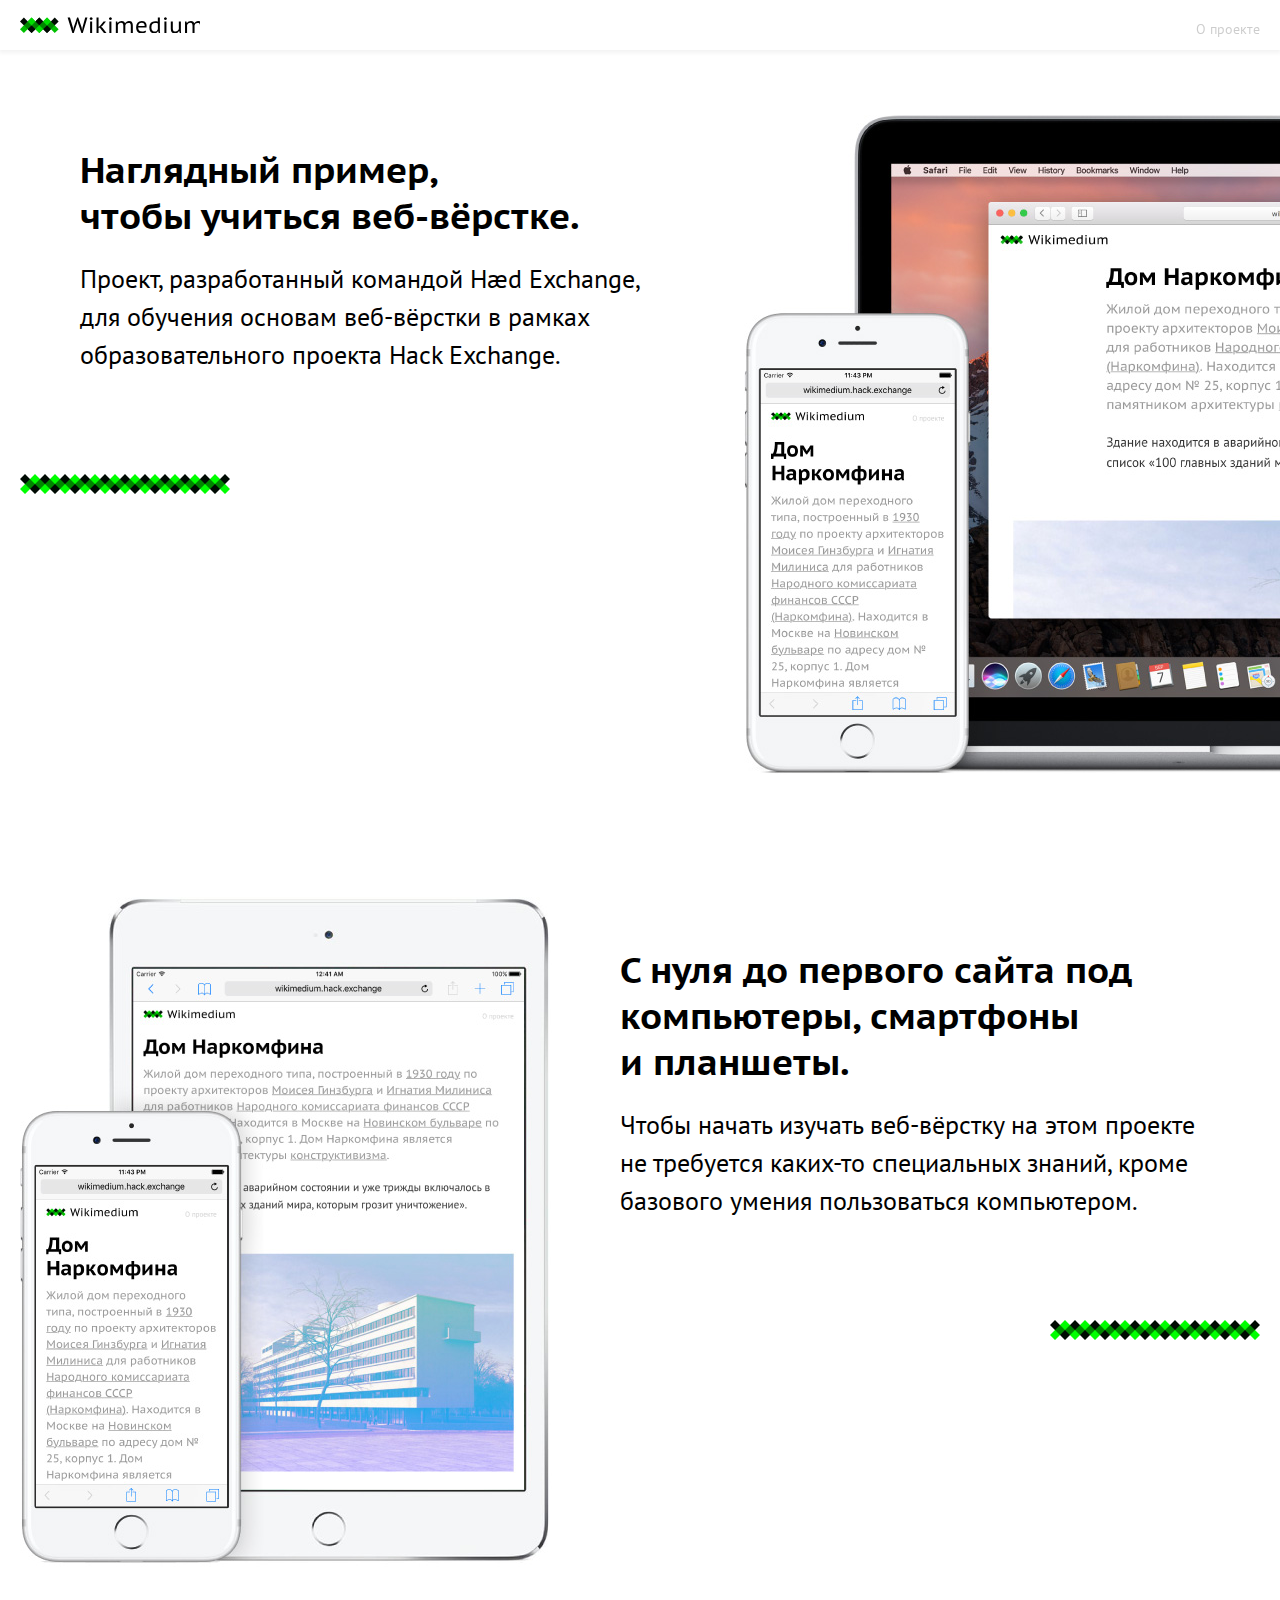
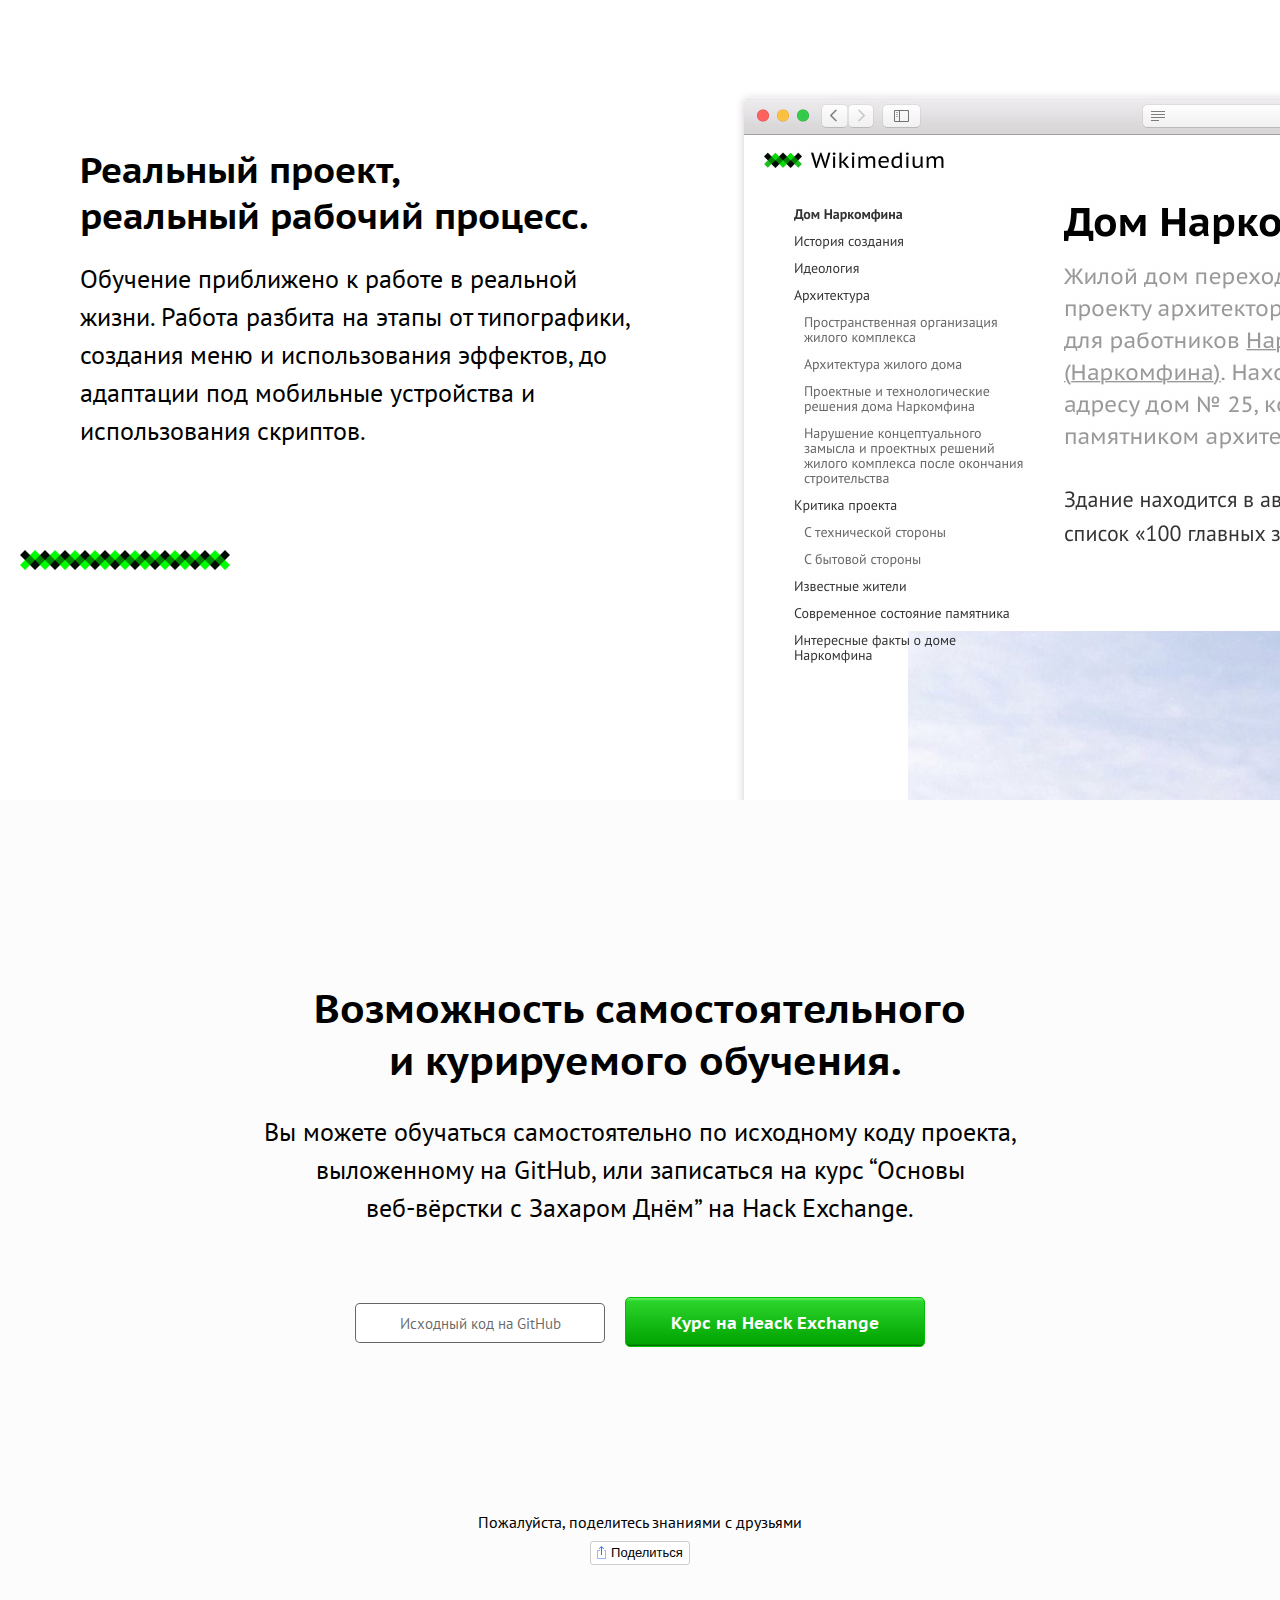
<file: timofeyskij/index.html>
<!DOCTYPE html>
<html>
  <head>
    <meta charset="utf-8">
    <meta name="viewport" content="width=device-width">

    <title>Wikimedium — проект для изучения основ веб-вёрстки</title>

    <meta name="description"        content="Проект, разработанный командой Hæd Exchange, для обучения основам веб-вёрстки в рамках образовательного проекта Hack Exchange.">
    <meta name="keywords"           content="hack, exchange, html, css, javascript, hse, design, rap, yo, punk">

    <meta property="og:type"        content="website">
    <meta property="og:url"         content="http://wikimedium.hack.exchange/index.html">
    <meta property="og:title"       content="Wikimedium">
    <meta property="og:description" content="Проект, разработанный командой Hæd Exchange, для обучения основам веб-вёрстки в рамках образовательного проекта Hack Exchange.">
    <meta property="og:image"       content="http://wikimedium.hack.exchange/images/share.png">

    <link rel="stylesheet" href="stylesheets/style.css">
    <script src="javascripts/jquery-3.1.1.js" charset="utf-8"></script>
    <script src="javascripts/social-likes.min.js" charset"utf-8"></script>
  </head>

  <body class="landing bg">

    <nav class="menubar">
      <a class="logo" href="posts.html"></a>
      <a class="about" href="index.html">О проекте</a>
    </nav>

    <section class="landingWrapper">
      <section class="mainSection left">
        <section>
          <h2>Наглядный пример,<br>чтобы учиться веб-вёрстке.</h2>
          <p>Проект, разработанный командой Hæd Exchange,<br>для обучения основам веб-вёрстки в рамках<br>образовательного проекта Hack Exchange.</p>
          <figure></figure>
        </section>

        <figure class="mockup" id="mockup1"></figure>
      </section>

      <section class="mainSection right">
        <section>
          <h2>С нуля до первого сайта под<br>компьютеры, смартфоны<br>и планшеты.</h2>
          <p>Чтобы начать изучать веб-вёрстку на этом проекте<br>не требуется каких-то специальных знаний, кроме<br>базового умения пользоваться компьютером.</p>
          <figure></figure>
        </section>

        <figure class="mockup" id="mockup2"></figure>
      </section>

      <section class="mainSection left">
        <section>
          <h2>Реальный проект,<br>реальный рабочий процесс.</h2>
          <p>Обучение приближено к работе в реальной<br>жизни. Работа разбита на этапы от типографики,<br>создания меню и использования эффектов, до<br>адаптации под мобильные устройства и<br>использования скриптов.</p>
          <figure></figure>
        </section>

        <figure class="mockup" id="mockup3"></figure>
      </section>


        <section class="mainSection center">
          <section>
            <h2>Возможность самостоятельного<br> и курируемого обучения.</h2>
            <p>Вы можете обучаться самостоятельно по исходному<br class="compact"> коду проекта,<br class="full">выложенному на GitHub, или записаться<br class="compact"> на курс “Основы<br class="full">веб-вёрстки с Захаром Днём”<br class="compact"> на Hack Exchange.</p>

            <nav>
              <a class="btn small white" href="https://github.com/ZakharDay/Wikimedium/tree/gh-pages">Исходный код на GitHub</a>
              <a class="btn large green" href="http://lessons.hack.exchange">Курс на Heack Exchange</a>
            </nav>
          </section>
          <footer>
            <p>Пожалуйста, поделитесь знаниями с друзьями</p>
            <div class="social-likes social-likes_single" data-url="http://wikimedium.hack.exchange/posts/index.html" data-single-title="Поделиться">
              <div class="facebook" title="Поделиться ссылкой на Фейсбуке">Facebook</div>
              <div class="twitter" title="Поделиться ссылкой в Твиттере">Twitter</div>
              <div class="vkontakte" title="Поделиться ссылкой во Вконтакте">Вконтакте</div>
            </div>
          </footer>
        </section>
    </section>
  </body>

</html>
</file>
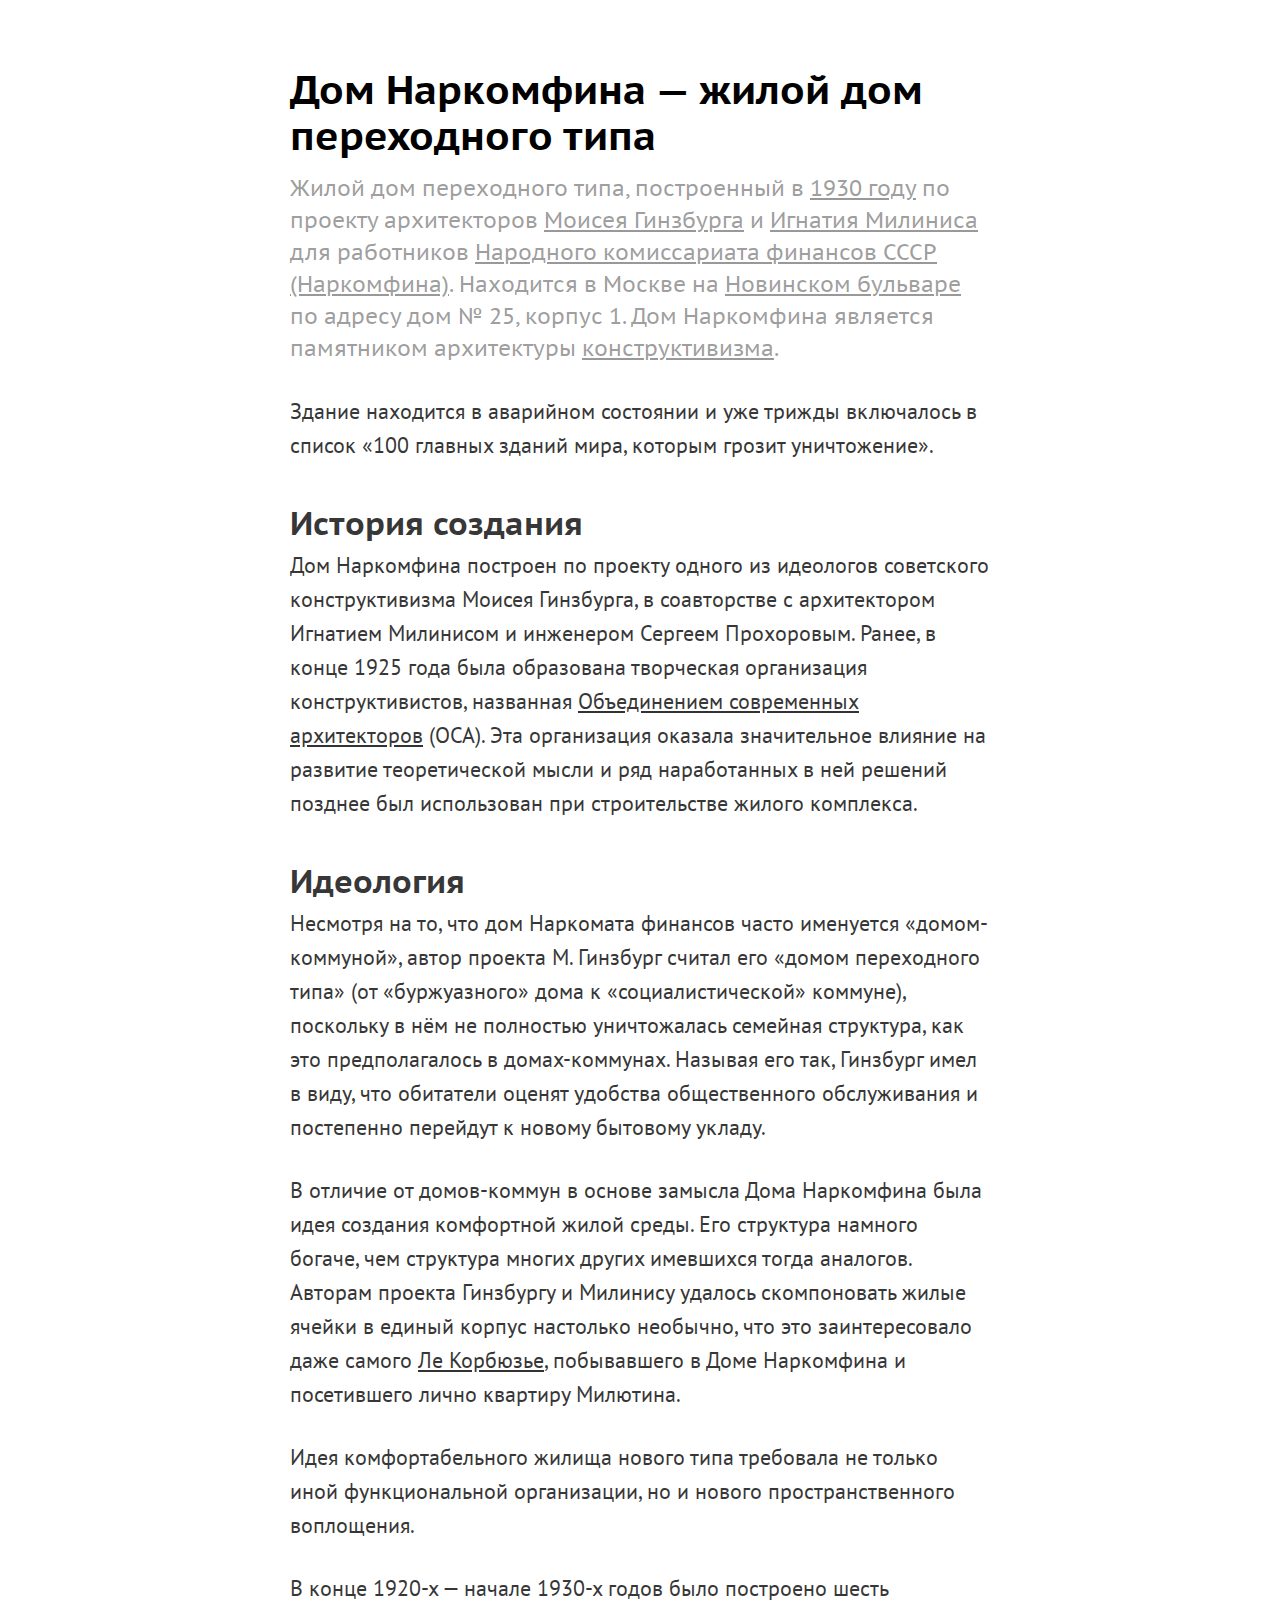
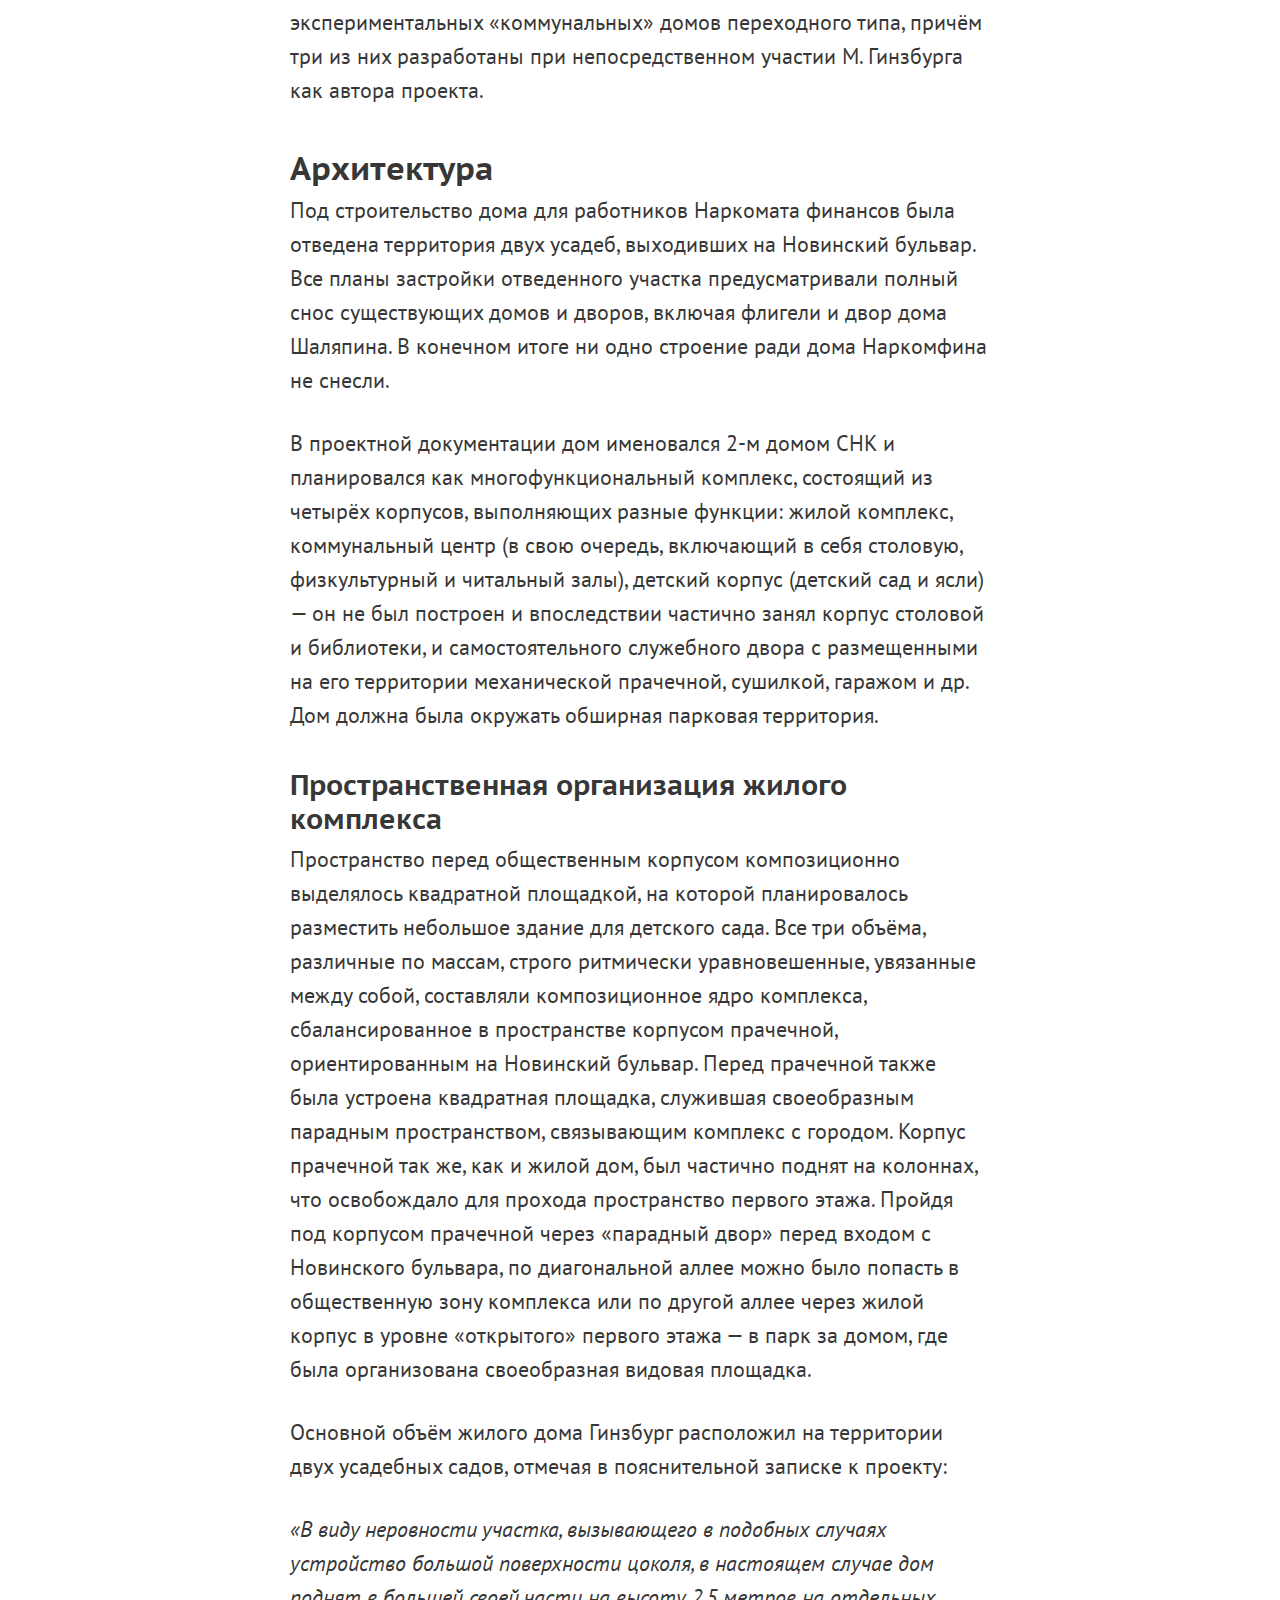
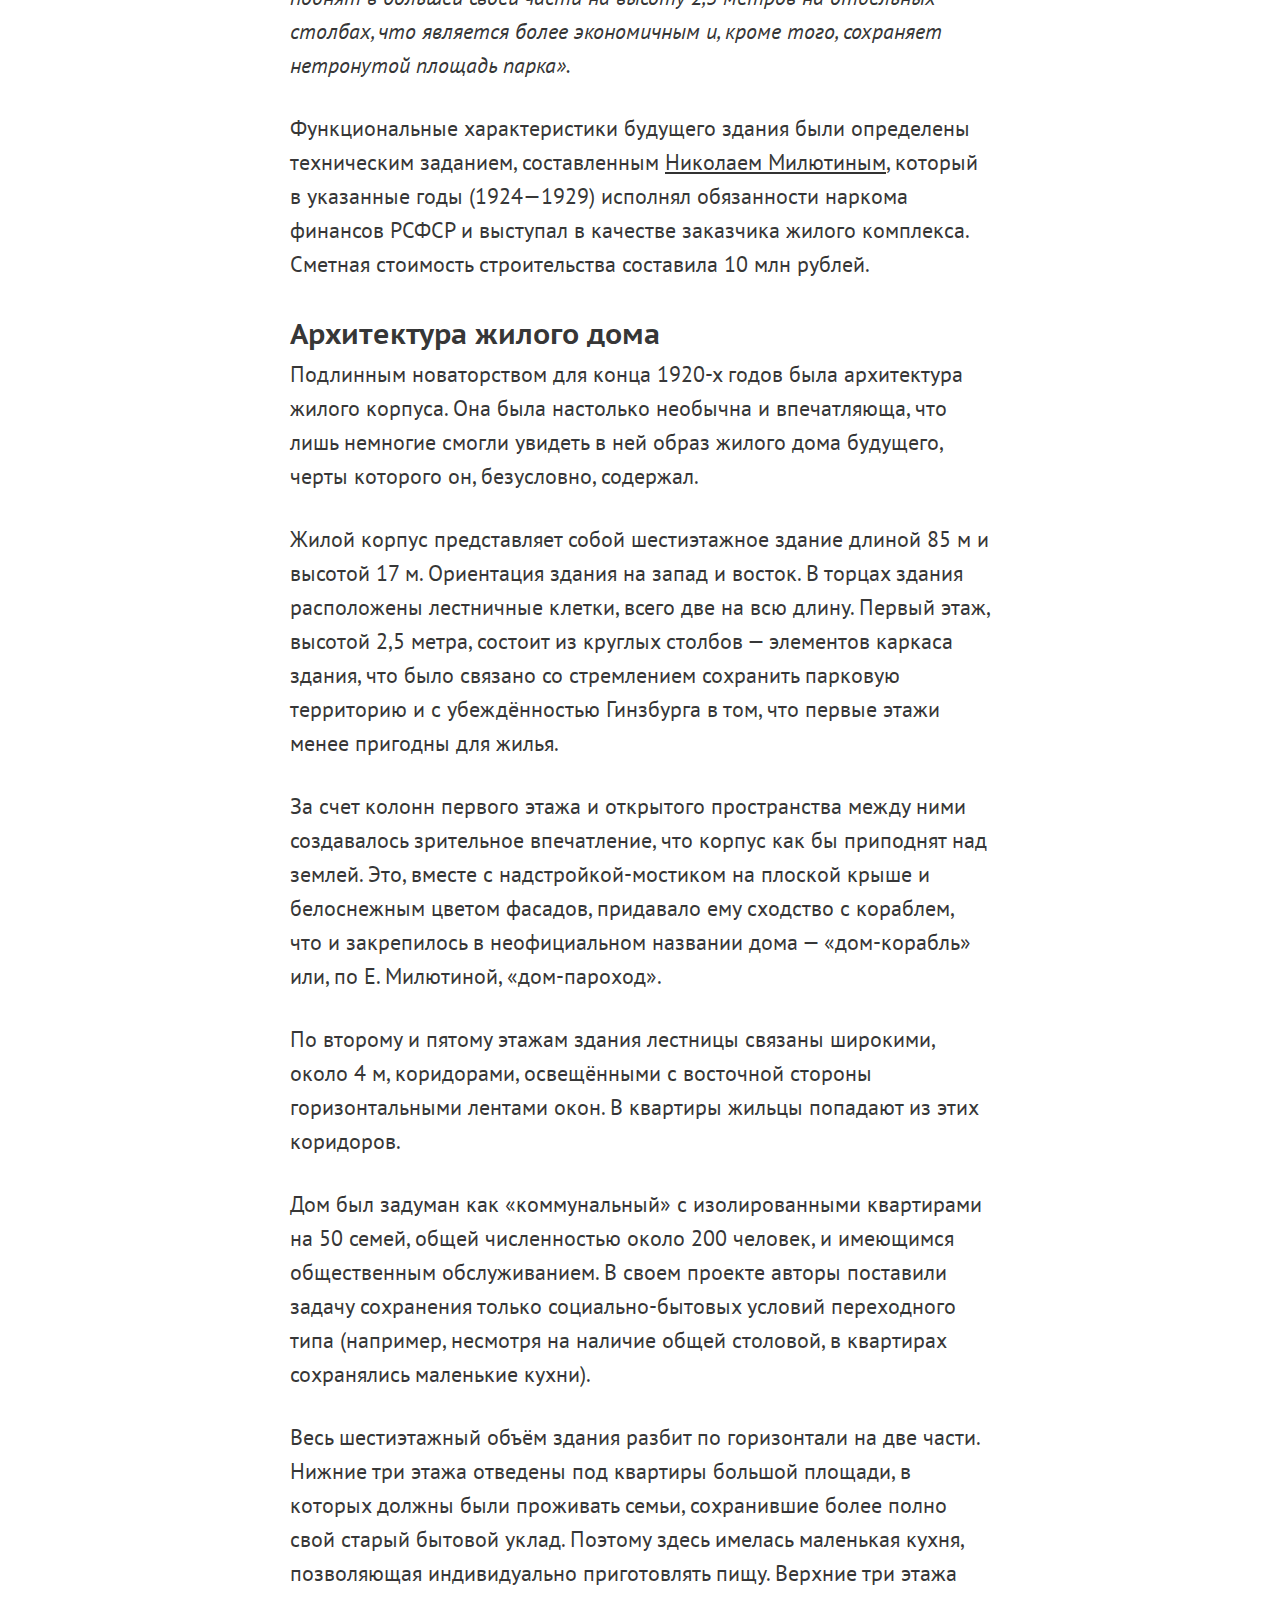
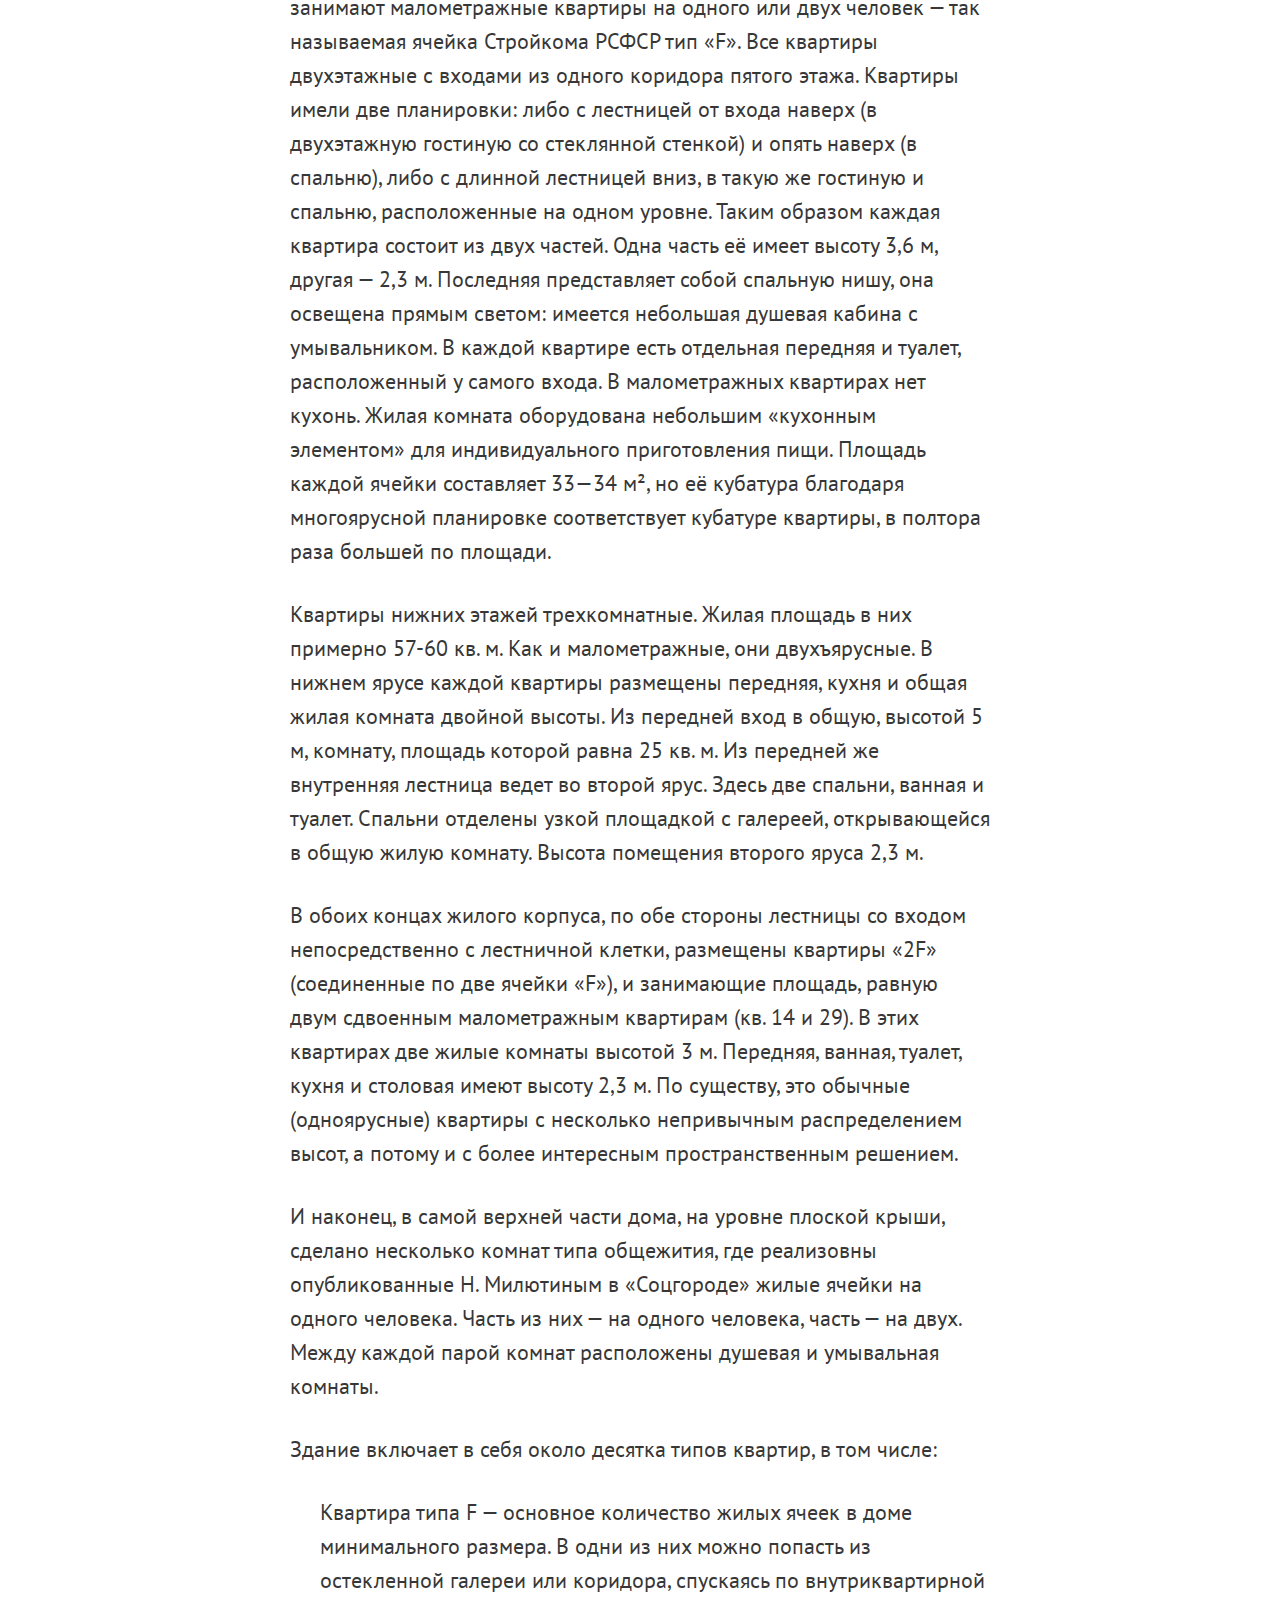
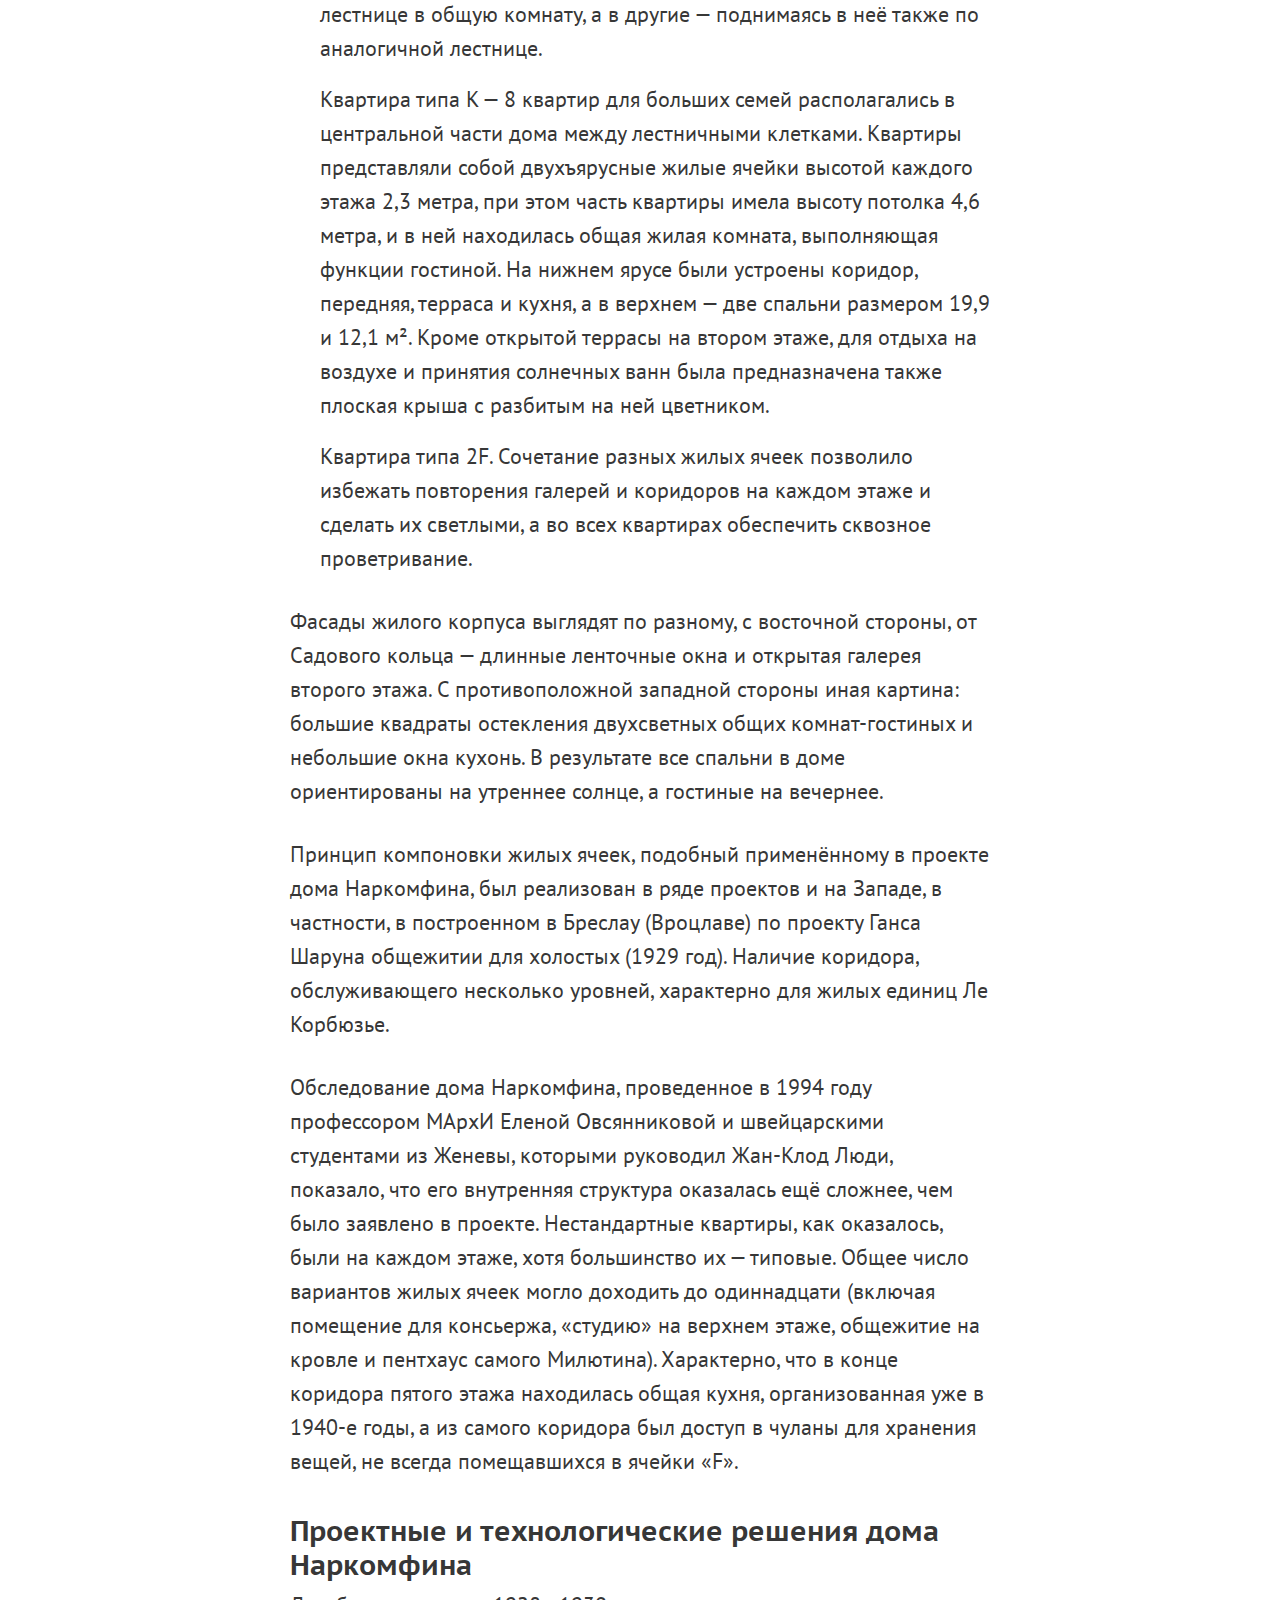
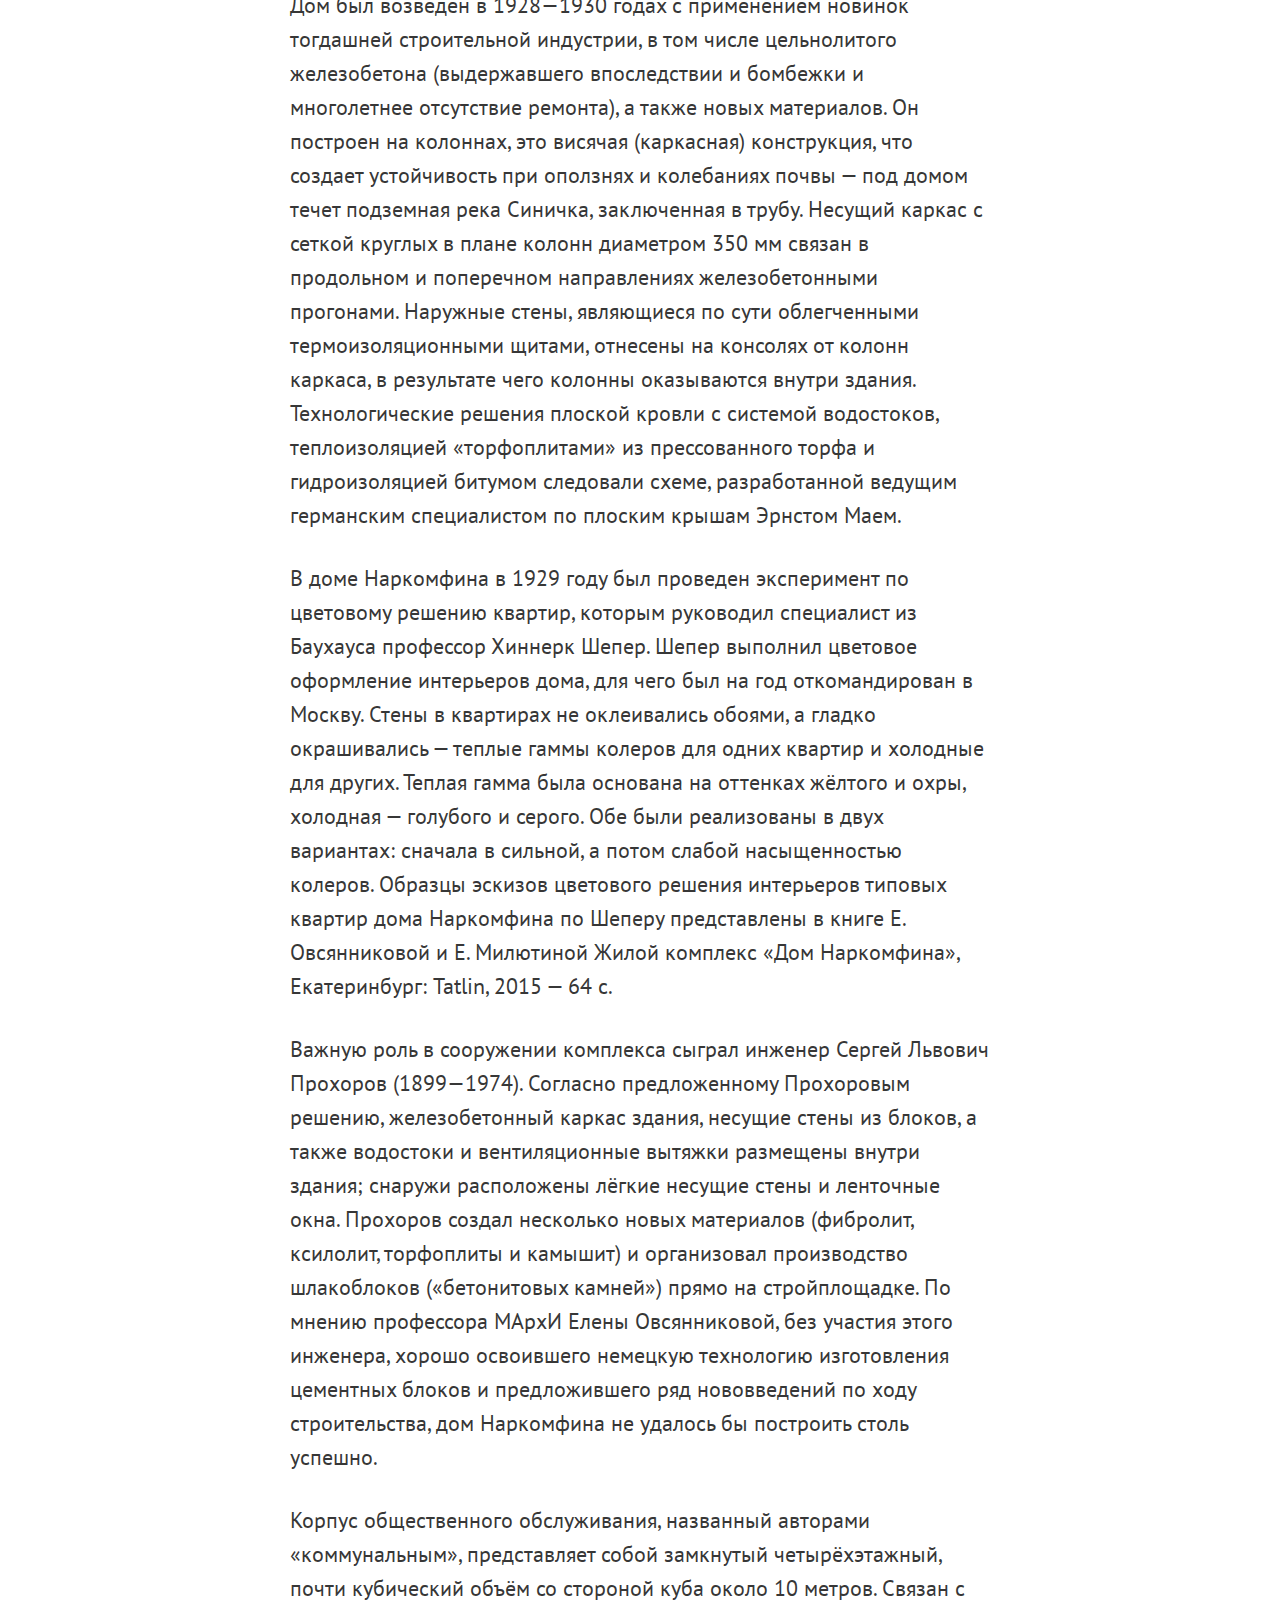
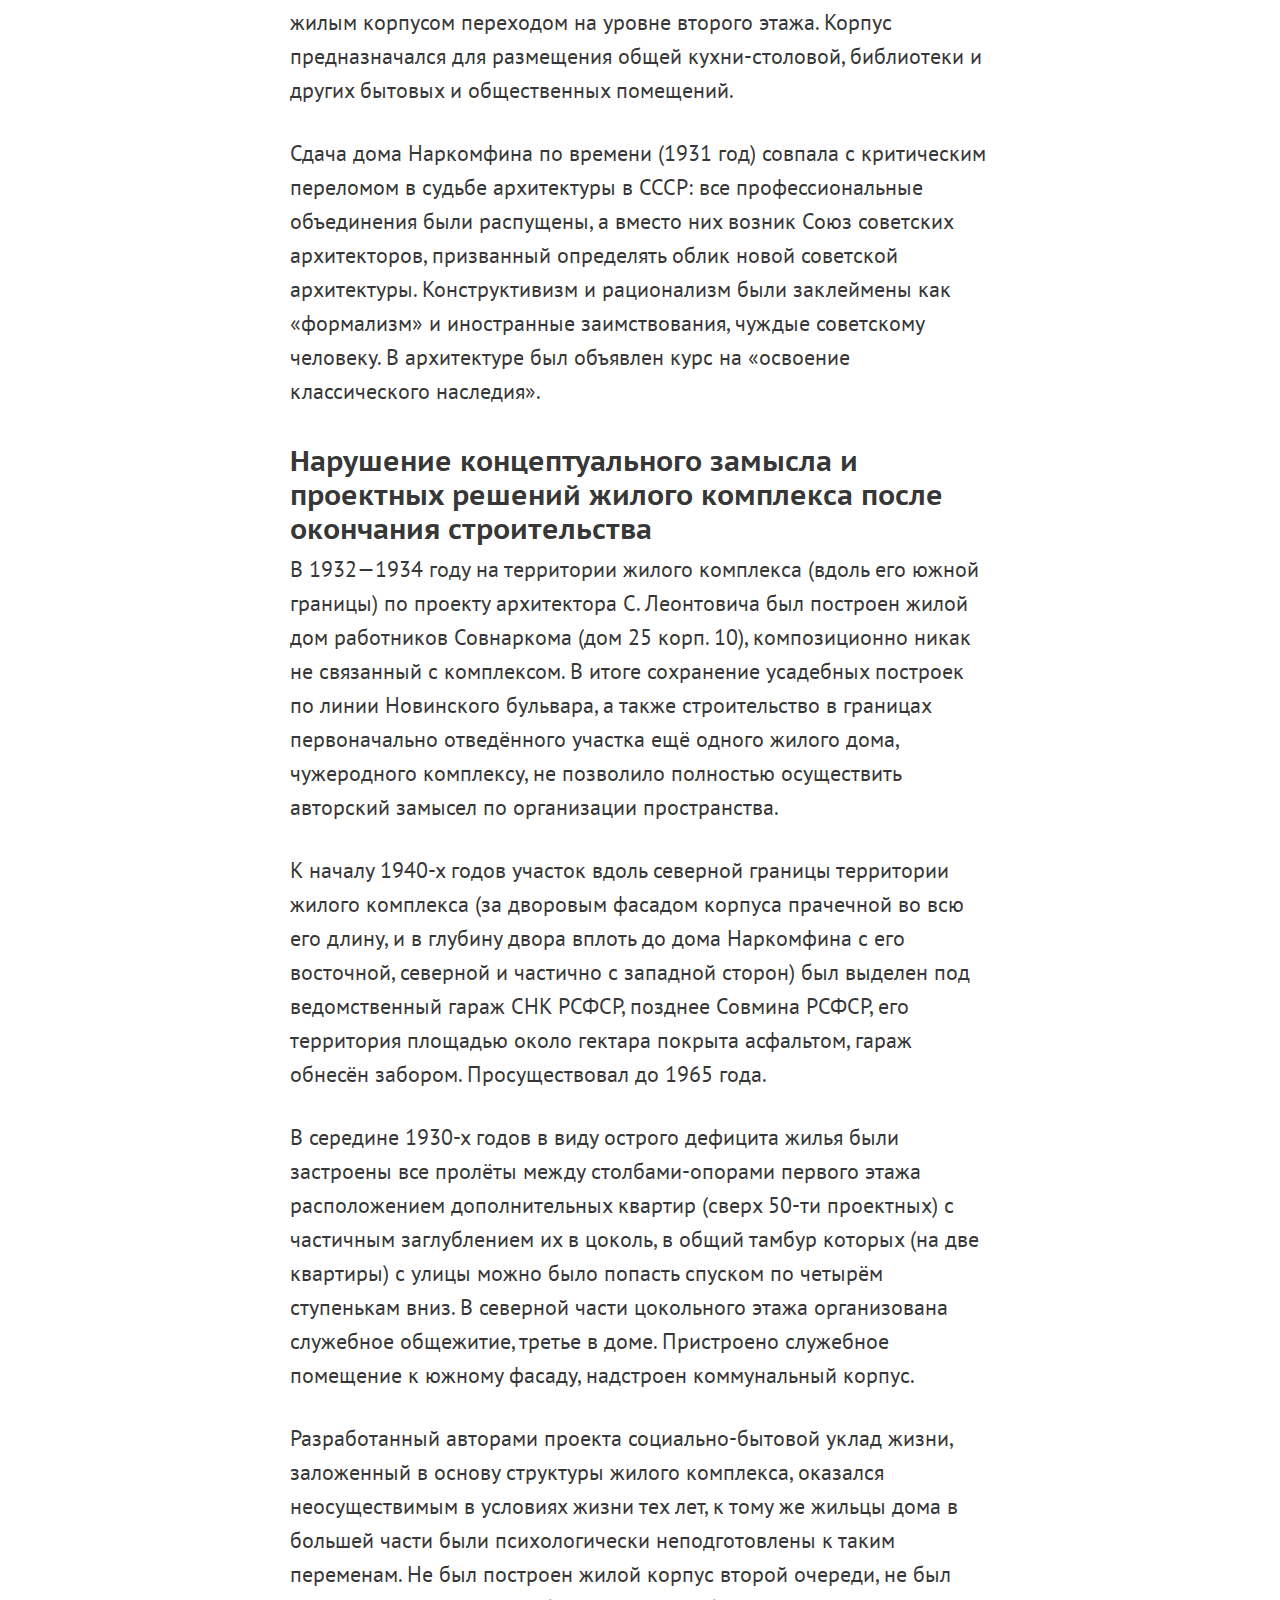
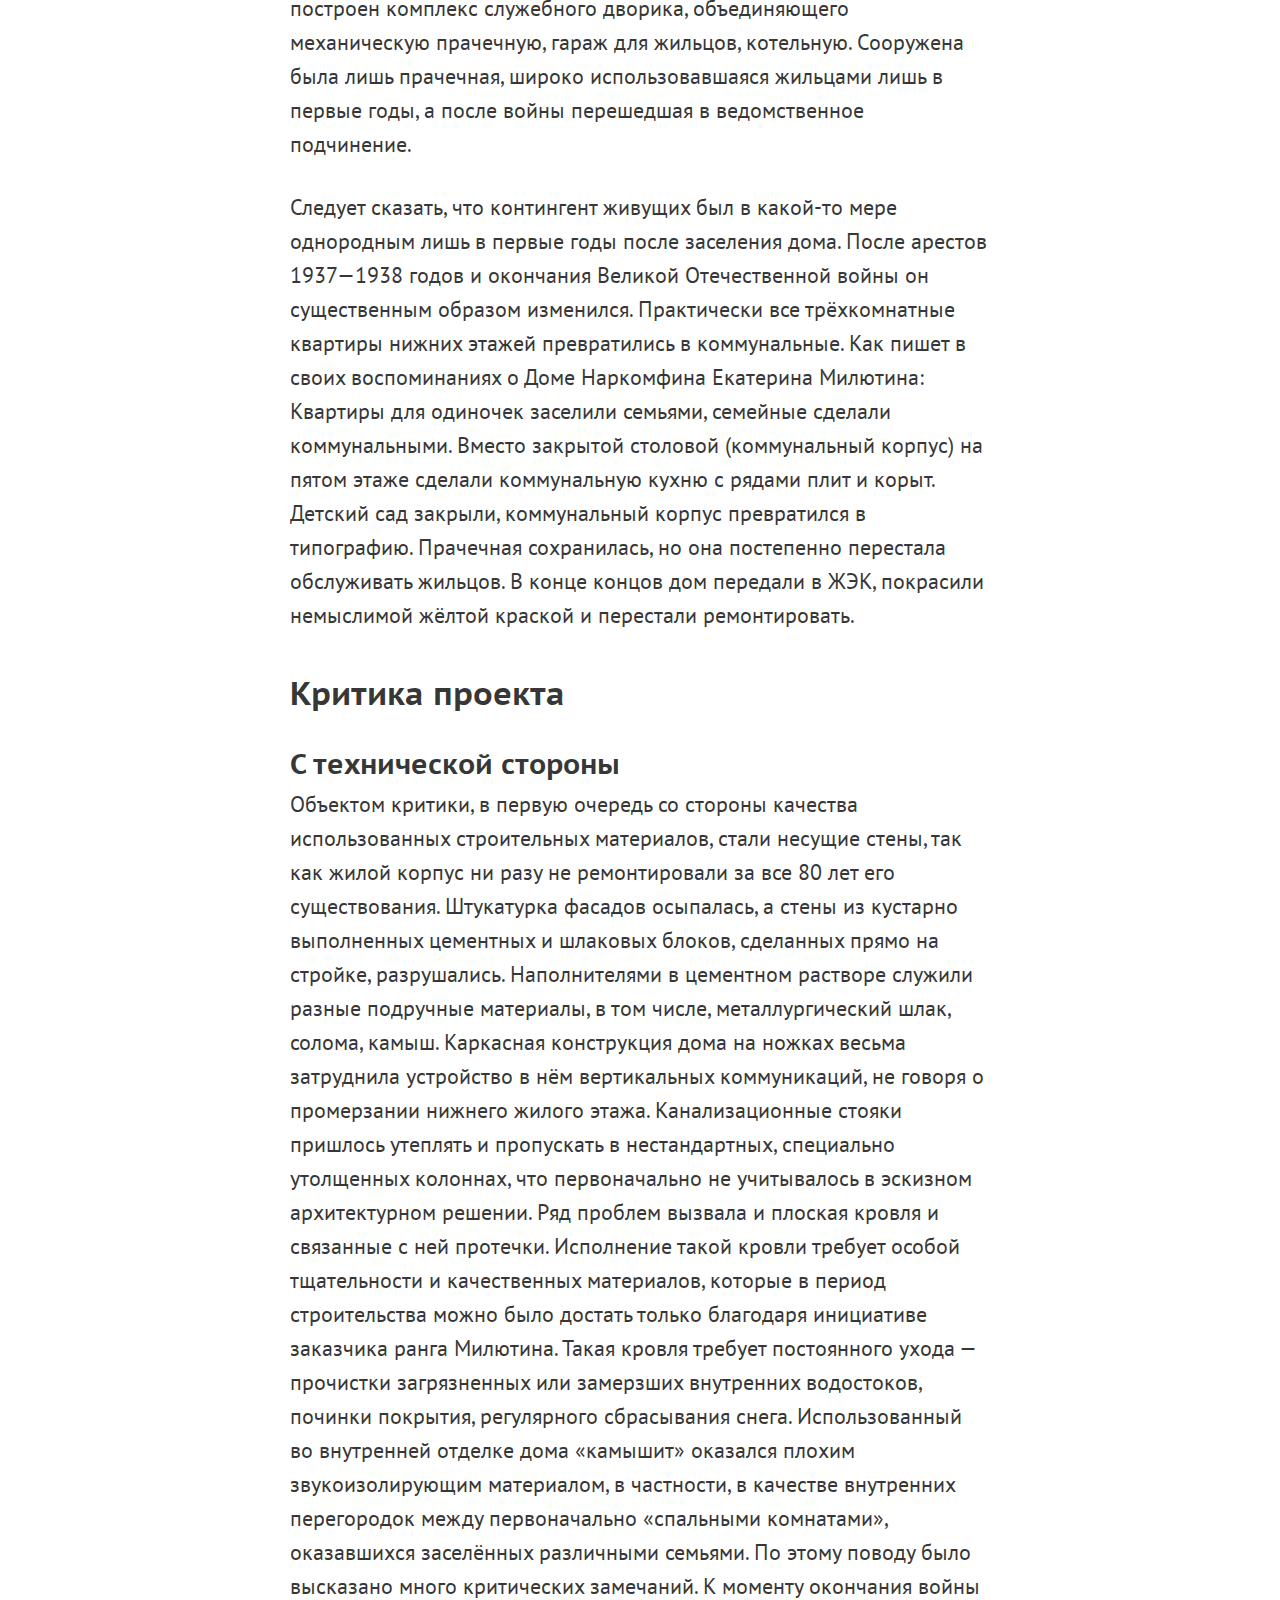
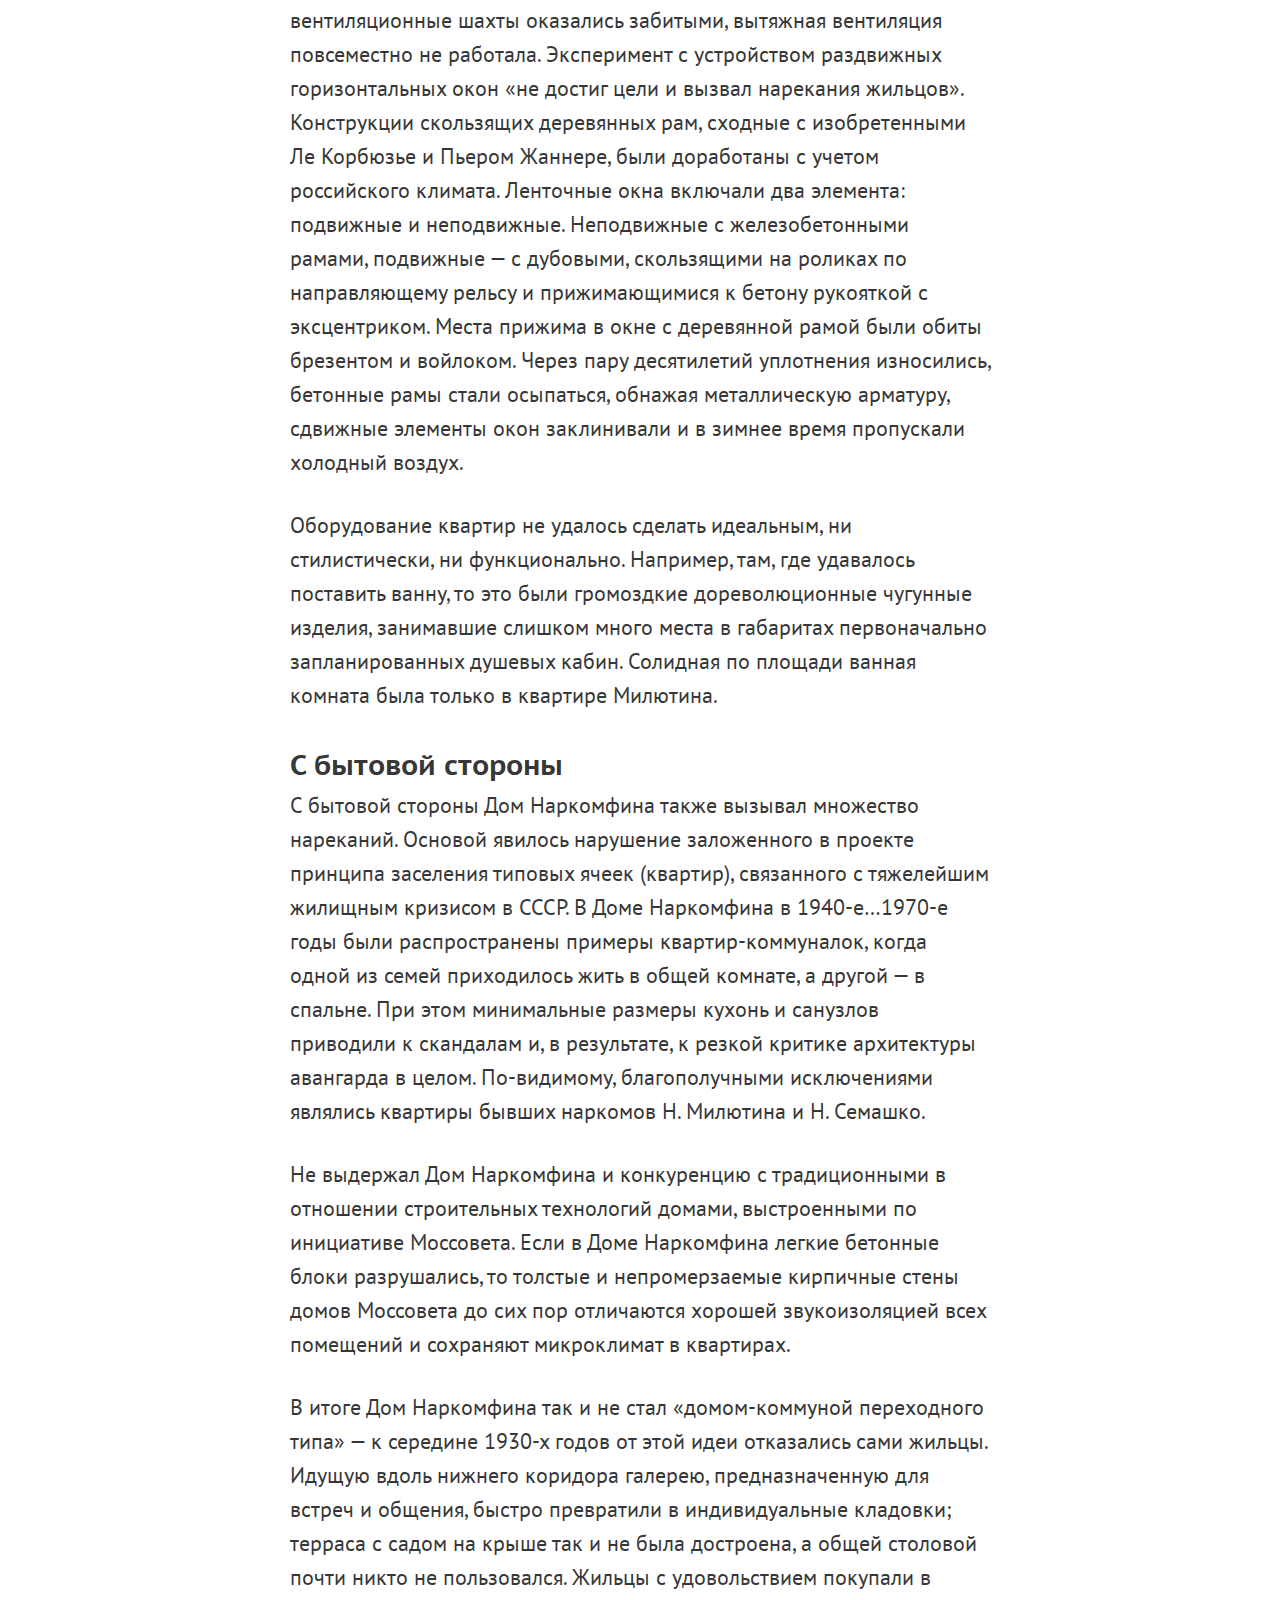
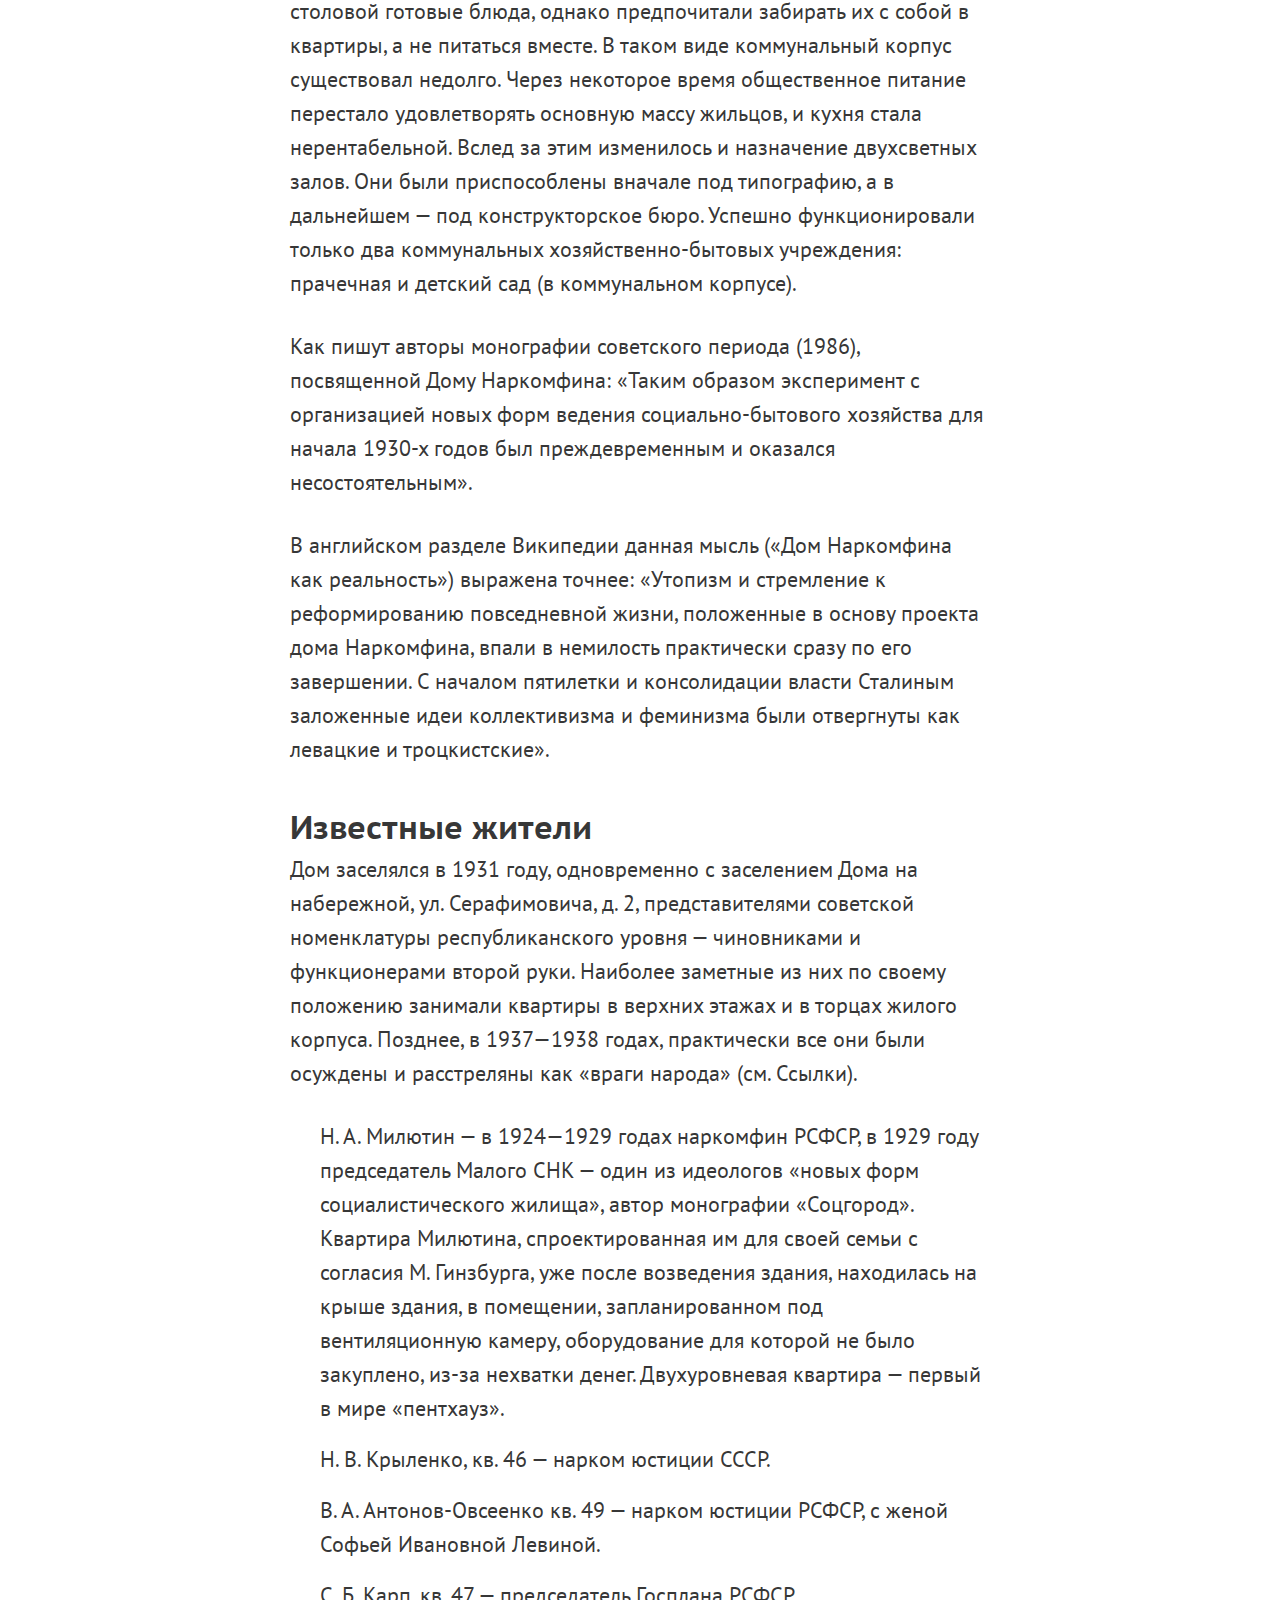
<file: viktoriyagridchina/index.html>
<!DOCTYPE html>
<html>
  <head>
    <meta charset="utf-8">
    <title>Дом Наркомфина</title>
    <link rel="stylesheet" href="style.css">
  </head>
  <!-- <body style="background-image: url(dc-online-media-mockup.png); background-size: cover;"> -->
  <body>
    <h1>Дом Наркомфина &mdash; жилой дом переходного типа</h1>
    <p>Жилой дом переходного типа, построенный в <a target="_blank" href="https://ru.wikipedia.org/wiki/1930_%D0%B3%D0%BE%D0%B4">1930 году</a> по проекту архитекторов <a target="_blank" href="https://ru.wikipedia.org/wiki/%D0%93%D0%B8%D0%BD%D0%B7%D0%B1%D1%83%D1%80%D0%B3,_%D0%9C%D0%BE%D0%B8%D1%81%D0%B5%D0%B9_%D0%AF%D0%BA%D0%BE%D0%B2%D0%BB%D0%B5%D0%B2%D0%B8%D1%87">Моисея Гинзбурга</a> и <a target="_blank" href="https://ru.wikipedia.org/wiki/%D0%9C%D0%B8%D0%BB%D0%B8%D0%BD%D0%B8%D1%81,_%D0%98%D0%B3%D0%BD%D0%B0%D1%82%D0%B8%D0%B9_%D0%A4%D1%80%D0%B0%D0%BD%D1%86%D0%B5%D0%B2%D0%B8%D1%87">Игнатия Милиниса</a> для работников <a target="_blank" href="https://ru.wikipedia.org/wiki/%D0%9D%D0%B0%D1%80%D0%BE%D0%B4%D0%BD%D1%8B%D0%B9_%D0%BA%D0%BE%D0%BC%D0%B8%D1%81%D1%81%D0%B0%D1%80%D0%B8%D0%B0%D1%82_%D1%84%D0%B8%D0%BD%D0%B0%D0%BD%D1%81%D0%BE%D0%B2">Народного комиссариата финансов СССР (Наркомфина)</a>. Находится в Москве на <a target="_blank" href="https://ru.wikipedia.org/wiki/%D0%9D%D0%BE%D0%B2%D0%B8%D0%BD%D1%81%D0%BA%D0%B8%D0%B9_%D0%B1%D1%83%D0%BB%D1%8C%D0%B2%D0%B0%D1%80">Новинском бульваре</a> по адресу дом № 25, корпус 1. Дом Наркомфина является памятником архитектуры <a target="_blank" href="https://ru.wikipedia.org/wiki/%D0%9A%D0%BE%D0%BD%D1%81%D1%82%D1%80%D1%83%D0%BA%D1%82%D0%B8%D0%B2%D0%B8%D0%B7%D0%BC_(%D0%B8%D1%81%D0%BA%D1%83%D1%81%D1%81%D1%82%D0%B2%D0%BE)">конструктивизма</a>.</p>
    <p>Здание находится в аварийном состоянии и уже трижды включалось в список «100 главных зданий мира, которым грозит уничтожение».</p>

    <h2>История создания</h2>
    <p>Дом Наркомфина построен по проекту одного из идеологов советского конструктивизма Моисея Гинзбурга, в соавторстве с архитектором Игнатием Милинисом и инженером Сергеем Прохоровым. Ранее, в конце 1925 года была образована творческая организация конструктивистов, названная <a target="_blank" href="https://ru.wikipedia.org/wiki/%D0%9E%D0%B1%D1%8A%D0%B5%D0%B4%D0%B8%D0%BD%D0%B5%D0%BD%D0%B8%D0%B5_%D1%81%D0%BE%D0%B2%D1%80%D0%B5%D0%BC%D0%B5%D0%BD%D0%BD%D1%8B%D1%85_%D0%B0%D1%80%D1%85%D0%B8%D1%82%D0%B5%D0%BA%D1%82%D0%BE%D1%80%D0%BE%D0%B2">Объединением современных архитекторов</a> (ОСА). Эта организация оказала значительное влияние на развитие теоретической мысли и ряд наработанных в ней решений позднее был использован при строительстве жилого комплекса.</p>

    <!-- TODO привет -->

    <h2>Идеология</h2>
    <p>Несмотря на то, что дом Наркомата финансов часто именуется «домом-коммуной», автор проекта М. Гинзбург считал его «домом переходного типа» (от «буржуазного» дома к «социалистической» коммуне), поскольку в нём не полностью уничтожалась семейная структура, как это предполагалось в домах-коммунах. Называя его так, Гинзбург имел в виду, что обитатели оценят удобства общественного обслуживания и постепенно перейдут к новому бытовому укладу.</p>
    <p>В отличие от домов-коммун в основе замысла Дома Наркомфина была идея создания комфортной жилой среды. Его структура намного богаче, чем структура многих других имевшихся тогда аналогов. Авторам проекта Гинзбургу и Милинису удалось скомпоновать жилые ячейки в единый корпус настолько необычно, что это заинтересовало даже самого <a target="_blank" href="https://ru.wikipedia.org/wiki/%D0%9B%D0%B5_%D0%9A%D0%BE%D1%80%D0%B1%D1%8E%D0%B7%D1%8C%D0%B5">Ле Корбюзье</a>, побывавшего в Доме Наркомфина и посетившего лично квартиру Милютина.</p>
    <p>Идея комфортабельного жилища нового типа требовала не только иной функциональной организации, но и нового пространственного воплощения.</p>
    <p>В конце 1920-х — начале 1930-х годов было построено шесть экспериментальных «коммунальных» домов переходного типа, причём три из них разработаны при непосредственном участии М. Гинзбурга как автора проекта.</p>

    <h2>Архитектура</h2>
    <p>Под строительство дома для работников Наркомата финансов была отведена территория двух усадеб, выходивших на Новинский бульвар. Все планы застройки отведенного участка предусматривали полный снос существующих домов и дворов, включая флигели и двор дома Шаляпина. В конечном итоге ни одно строение ради дома Наркомфина не снесли.</p>
    <p>В проектной документации дом именовался 2-м домом СНК и планировался как многофункциональный комплекс, состоящий из четырёх корпусов, выполняющих разные функции: жилой комплекс, коммунальный центр (в свою очередь, включающий в себя столовую, физкультурный и читальный залы), детский корпус (детский сад и ясли) — он не был построен и впоследствии частично занял корпус столовой и библиотеки, и самостоятельного служебного двора с размещенными на его территории механической прачечной, сушилкой, гаражом и др. Дом должна была окружать обширная парковая территория.</p>

    <h3>Пространственная организация жилого комплекса</h3>
    <p>Пространство перед общественным корпусом композиционно выделялось квадратной площадкой, на которой планировалось разместить небольшое здание для детского сада. Все три объёма, различные по массам, строго ритмически уравновешенные, увязанные между собой, составляли композиционное ядро комплекса, сбалансированное в пространстве корпусом прачечной, ориентированным на Новинский бульвар. Перед прачечной также была устроена квадратная площадка, служившая своеобразным парадным пространством, связывающим комплекс с городом. Корпус прачечной так же, как и жилой дом, был частично поднят на колоннах, что освобождало для прохода пространство первого этажа. Пройдя под корпусом прачечной через «парадный двор» перед входом с Новинского бульвара, по диагональной аллее можно было попасть в общественную зону комплекса или по другой аллее через жилой корпус в уровне «открытого» первого этажа — в парк за домом, где была организована своеобразная видовая площадка.</p>
    <p>Основной объём жилого дома Гинзбург расположил на территории двух усадебных садов, отмечая в пояснительной записке к проекту:</p>
    <blockquote>«В виду неровности участка, вызывающего в подобных случаях устройство большой поверхности цоколя, в настоящем случае дом поднят в большей своей части на высоту 2,5 метров на отдельных столбах, что является более экономичным и, кроме того, сохраняет нетронутой площадь парка».</blockquote>
    <p>Функциональные характеристики будущего здания были определены техническим заданием, составленным <a target="_blank" href="https://ru.wikipedia.org/wiki/%D0%9C%D0%B8%D0%BB%D1%8E%D1%82%D0%B8%D0%BD,_%D0%9D%D0%B8%D0%BA%D0%BE%D0%BB%D0%B0%D0%B9_%D0%90%D0%BB%D0%B5%D0%BA%D1%81%D0%B0%D0%BD%D0%B4%D1%80%D0%BE%D0%B2%D0%B8%D1%87">Николаем Милютиным</a>, который в указанные годы (1924—1929) исполнял обязанности наркома финансов РСФСР и выступал в качестве заказчика жилого комплекса. Сметная стоимость строительства составила 10 млн рублей.</p>

    <h3>Архитектура жилого дома</h3>
    <p>Подлинным новаторством для конца 1920-х годов была архитектура жилого корпуса. Она была настолько необычна и впечатляюща, что лишь немногие смогли увидеть в ней образ жилого дома будущего, черты которого он, безусловно, содержал.</p>
    <p>Жилой корпус представляет собой шестиэтажное здание длиной 85 м и высотой 17 м. Ориентация здания на запад и восток. В торцах здания расположены лестничные клетки, всего две на всю длину. Первый этаж, высотой 2,5 метра, состоит из круглых столбов — элементов каркаса здания, что было связано со стремлением сохранить парковую территорию и с убеждённостью Гинзбурга в том, что первые этажи менее пригодны для жилья.</p>
    <p>За счет колонн первого этажа и открытого пространства между ними создавалось зрительное впечатление, что корпус как бы приподнят над землей. Это, вместе с надстройкой-мостиком на плоской крыше и белоснежным цветом фасадов, придавало ему сходство с кораблем, что и закрепилось в неофициальном названии дома — «дом-корабль» или, по Е. Милютиной, «дом-пароход».</p>
    <p>По второму и пятому этажам здания лестницы связаны широкими, около 4 м, коридорами, освещёнными с восточной стороны горизонтальными лентами окон. В квартиры жильцы попадают из этих коридоров.</p>
    <p>Дом был задуман как «коммунальный» с изолированными квартирами на 50 семей, общей численностью около 200 человек, и имеющимся общественным обслуживанием. В своем проекте авторы поставили задачу сохранения только социально-бытовых условий переходного типа (например, несмотря на наличие общей столовой, в квартирах сохранялись маленькие кухни).</p>
    <p>Весь шестиэтажный объём здания разбит по горизонтали на две части. Нижние три этажа отведены под квартиры большой площади, в которых должны были проживать семьи, сохранившие более полно свой старый бытовой уклад. Поэтому здесь имелась маленькая кухня, позволяющая индивидуально приготовлять пищу. Верхние три этажа занимают малометражные квартиры на одного или двух человек — так называемая ячейка Стройкома РСФСР тип «F». Все квартиры двухэтажные с входами из одного коридора пятого этажа. Квартиры имели две планировки: либо с лестницей от входа наверх (в двухэтажную гостиную со стеклянной стенкой) и опять наверх (в спальню), либо с длинной лестницей вниз, в такую же гостиную и спальню, расположенные на одном уровне. Таким образом каждая квартира состоит из двух частей. Одна часть её имеет высоту 3,6 м, другая — 2,3 м. Последняя представляет собой спальную нишу, она освещена прямым светом: имеется небольшая душевая кабина с умывальником. В каждой квартире есть отдельная передняя и туалет, расположенный у самого входа. В малометражных квартирах нет кухонь. Жилая комната оборудована небольшим «кухонным элементом» для индивидуального приготовления пищи. Площадь каждой ячейки составляет 33—34 м², но её кубатура благодаря многоярусной планировке соответствует кубатуре квартиры, в полтора раза большей по площади.</p>
    <p>Квартиры нижних этажей трехкомнатные. Жилая площадь в них примерно 57-60 кв. м. Как и малометражные, они двухъярусные. В нижнем ярусе каждой квартиры размещены передняя, кухня и общая жилая комната двойной высоты. Из передней вход в общую, высотой 5 м, комнату, площадь которой равна 25 кв. м. Из передней же внутренняя лестница ведет во второй ярус. Здесь две спальни, ванная и туалет. Спальни отделены узкой площадкой с галереей, открывающейся в общую жилую комнату. Высота помещения второго яруса 2,3 м.</p>
    <p>В обоих концах жилого корпуса, по обе стороны лестницы со входом непосредственно с лестничной клетки, размещены квартиры «2F» (соединенные по две ячейки «F»), и занимающие площадь, равную двум сдвоенным малометражным квартирам (кв. 14 и 29). В этих квартирах две жилые комнаты высотой 3 м. Передняя, ванная, туалет, кухня и столовая имеют высоту 2,3 м. По существу, это обычные (одноярусные) квартиры с несколько непривычным распределением высот, а потому и с более интересным пространственным решением.</p>
    <p>И наконец, в самой верхней части дома, на уровне плоской крыши, сделано несколько комнат типа общежития, где реализовны опубликованные Н. Милютиным в «Соцгороде» жилые ячейки на одного человека. Часть из них — на одного человека, часть — на двух. Между каждой парой комнат расположены душевая и умывальная комнаты.</p>
    <p>Здание включает в себя около десятка типов квартир, в том числе:</p>

    <ul>
      <li>Квартира типа F — основное количество жилых ячеек в доме минимального размера. В одни из них можно попасть из остекленной галереи или коридора, спускаясь по внутриквартирной лестнице в общую комнату, а в другие — поднимаясь в неё также по аналогичной лестнице.</li>
      <li>Квартира типа K — 8 квартир для больших семей располагались в центральной части дома между лестничными клетками. Квартиры представляли собой двухъярусные жилые ячейки высотой каждого этажа 2,3 метра, при этом часть квартиры имела высоту потолка 4,6 метра, и в ней находилась общая жилая комната, выполняющая функции гостиной. На нижнем ярусе были устроены коридор, передняя, терраса и кухня, а в верхнем — две спальни размером 19,9 и 12,1 м². Кроме открытой террасы на втором этаже, для отдыха на воздухе и принятия солнечных ванн была предназначена также плоская крыша с разбитым на ней цветником.</li>
      <li>Квартира типа 2F. Сочетание разных жилых ячеек позволило избежать повторения галерей и коридоров на каждом этаже и сделать их светлыми, а во всех квартирах обеспечить сквозное проветривание.</li>
    </ul>

    <p>Фасады жилого корпуса выглядят по разному, с восточной стороны, от Садового кольца — длинные ленточные окна и открытая галерея второго этажа. С противоположной западной стороны иная картина: большие квадраты остекления двухсветных общих комнат-гостиных и небольшие окна кухонь. В результате все спальни в доме ориентированы на утреннее солнце, а гостиные на вечернее.</p>
    <p>Принцип компоновки жилых ячеек, подобный применённому в проекте дома Наркомфина, был реализован в ряде проектов и на Западе, в частности, в построенном в Бреслау (Вроцлаве) по проекту Ганса Шаруна общежитии для холостых (1929 год). Наличие коридора, обслуживающего несколько уровней, характерно для жилых единиц Ле Корбюзье.</p>
    <p>Обследование дома Наркомфина, проведенное в 1994 году профессором МАрхИ Еленой Овсянниковой и швейцарскими студентами из Женевы, которыми руководил Жан-Клод Люди, показало, что его внутренняя структура оказалась ещё сложнее, чем было заявлено в проекте. Нестандартные квартиры, как оказалось, были на каждом этаже, хотя большинство их — типовые. Общее число вариантов жилых ячеек могло доходить до одиннадцати (включая помещение для консьержа, «студию» на верхнем этаже, общежитие на кровле и пентхаус самого Милютина). Характерно, что в конце коридора пятого этажа находилась общая кухня, организованная уже в 1940-е годы, а из самого коридора был доступ в чуланы для хранения вещей, не всегда помещавшихся в ячейки «F».</p>

    <h3>Проектные и технологические решения дома Наркомфина</h3>
    <p>Дом был возведен в 1928—1930 годах с применением новинок тогдашней строительной индустрии, в том числе цельнолитого железобетона (выдержавшего впоследствии и бомбежки и многолетнее отсутствие ремонта), а также новых материалов. Он построен на колоннах, это висячая (каркасная) конструкция, что создает устойчивость при оползнях и колебаниях почвы — под домом течет подземная река Синичка, заключенная в трубу. Несущий каркас с сеткой круглых в плане колонн диаметром 350 мм связан в продольном и поперечном направлениях железобетонными прогонами. Наружные стены, являющиеся по сути облегченными термоизоляционными щитами, отнесены на консолях от колонн каркаса, в результате чего колонны оказываются внутри здания. Технологические решения плоской кровли с системой водостоков, теплоизоляцией «торфоплитами» из прессованного торфа и гидроизоляцией битумом следовали схеме, разработанной ведущим германским специалистом по плоским крышам Эрнстом Маем.</p>
    <p>В доме Наркомфина в 1929 году был проведен эксперимент по цветовому решению квартир, которым руководил специалист из Баухауса профессор Хиннерк Шепер. Шепер выполнил цветовое оформление интерьеров дома, для чего был на год откомандирован в Москву. Стены в квартирах не оклеивались обоями, а гладко окрашивались — теплые гаммы колеров для одних квартир и холодные для других. Теплая гамма была основана на оттенках жёлтого и охры, холодная — голубого и серого. Обе были реализованы в двух вариантах: сначала в сильной, а потом слабой насыщенностью колеров. Образцы эскизов цветового решения интерьеров типовых квартир дома Наркомфина по Шеперу представлены в книге Е. Овсянниковой и Е. Милютиной Жилой комплекс «Дом Наркомфина», Екатеринбург: Tatlin, 2015 — 64 с.</p>
    <p>Важную роль в сооружении комплекса сыграл инженер Сергей Львович Прохоров (1899—1974). Согласно предложенному Прохоровым решению, железобетонный каркас здания, несущие стены из блоков, а также водостоки и вентиляционные вытяжки размещены внутри здания; снаружи расположены лёгкие несущие стены и ленточные окна. Прохоров создал несколько новых материалов (фибролит, ксилолит, торфоплиты и камышит) и организовал производство шлакоблоков («бетонитовых камней») прямо на стройплощадке. По мнению профессора МАрхИ Елены Овсянниковой, без участия этого инженера, хорошо освоившего немецкую технологию изготовления цементных блоков и предложившего ряд нововведений по ходу строительства, дом Наркомфина не удалось бы построить столь успешно.</p>
    <p>Корпус общественного обслуживания, названный авторами «коммунальным», представляет собой замкнутый четырёхэтажный, почти кубический объём со стороной куба около 10 метров. Связан с жилым корпусом переходом на уровне второго этажа. Корпус предназначался для размещения общей кухни-столовой, библиотеки и других бытовых и общественных помещений.</p>
    <p>Сдача дома Наркомфина по времени (1931 год) совпала с критическим переломом в судьбе архитектуры в СССР: все профессиональные объединения были распущены, а вместо них возник Союз советских архитекторов, призванный определять облик новой советской архитектуры. Конструктивизм и рационализм были заклеймены как «формализм» и иностранные заимствования, чуждые советскому человеку. В архитектуре был объявлен курс на «освоение классического наследия».</p>

    <h3>Нарушение концептуального замысла и проектных решений жилого комплекса после окончания строительства</h3>
    <p>В 1932—1934 году на территории жилого комплекса (вдоль его южной границы) по проекту архитектора С. Леонтовича был построен жилой дом работников Совнаркома (дом 25 корп. 10), композиционно никак не связанный с комплексом. В итоге сохранение усадебных построек по линии Новинского бульвара, а также строительство в границах первоначально отведённого участка ещё одного жилого дома, чужеродного комплексу, не позволило полностью осуществить авторский замысел по организации пространства.</p>
    <p>К началу 1940-х годов участок вдоль северной границы территории жилого комплекса (за дворовым фасадом корпуса прачечной во всю его длину, и в глубину двора вплоть до дома Наркомфина с его восточной, северной и частично с западной сторон) был выделен под ведомственный гараж СНК РСФСР, позднее Совмина РСФСР, его территория площадью около гектара покрыта асфальтом, гараж обнесён забором. Просуществовал до 1965 года.</p>
    <p>В середине 1930-х годов в виду острого дефицита жилья были застроены все пролёты между столбами-опорами первого этажа расположением дополнительных квартир (сверх 50-ти проектных) с частичным заглублением их в цоколь, в общий тамбур которых (на две квартиры) с улицы можно было попасть спуском по четырём ступенькам вниз. В северной части цокольного этажа организована служебное общежитие, третье в доме. Пристроено служебное помещение к южному фасаду, надстроен коммунальный корпус.</p>
    <p>Разработанный авторами проекта социально-бытовой уклад жизни, заложенный в основу структуры жилого комплекса, оказался неосуществимым в условиях жизни тех лет, к тому же жильцы дома в большей части были психологически неподготовлены к таким переменам. Не был построен жилой корпус второй очереди, не был построен комплекс служебного дворика, объединяющего механическую прачечную, гараж для жильцов, котельную. Сооружена была лишь прачечная, широко использовавшаяся жильцами лишь в первые годы, а после войны перешедшая в ведомственное подчинение.</p>
    <p>Следует сказать, что контингент живущих был в какой-то мере однородным лишь в первые годы после заселения дома. После арестов 1937—1938 годов и окончания Великой Отечественной войны он существенным образом изменился. Практически все трёхкомнатные квартиры нижних этажей превратились в коммунальные. Как пишет в своих воспоминаниях о Доме Наркомфина Екатерина Милютина: Квартиры для одиночек заселили семьями, семейные сделали коммунальными. Вместо закрытой столовой (коммунальный корпус) на пятом этаже сделали коммунальную кухню с рядами плит и корыт. Детский сад закрыли, коммунальный корпус превратился в типографию. Прачечная сохранилась, но она постепенно перестала обслуживать жильцов. В конце концов дом передали в ЖЭК, покрасили немыслимой жёлтой краской и перестали ремонтировать.</p>

    <h2>Критика проекта</h2>

    <h3>С технической стороны</h3>
    <p>Объектом критики, в первую очередь со стороны качества использованных строительных материалов, стали несущие стены, так как жилой корпус ни разу не ремонтировали за все 80 лет его существования. Штукатурка фасадов осыпалась, а стены из кустарно выполненных цементных и шлаковых блоков, сделанных прямо на стройке, разрушались. Наполнителями в цементном растворе служили разные подручные материалы, в том числе, металлургический шлак, солома, камыш. Каркасная конструкция дома на ножках весьма затруднила устройство в нём вертикальных коммуникаций, не говоря о промерзании нижнего жилого этажа. Канализационные стояки пришлось утеплять и пропускать в нестандартных, специально утолщенных колоннах, что первоначально не учитывалось в эскизном архитектурном решении. Ряд проблем вызвала и плоская кровля и связанные с ней протечки. Исполнение такой кровли требует особой тщательности и качественных материалов, которые в период строительства можно было достать только благодаря инициативе заказчика ранга Милютина. Такая кровля требует постоянного ухода — прочистки загрязненных или замерзших внутренних водостоков, починки покрытия, регулярного сбрасывания снега. Использованный во внутренней отделке дома «камышит» оказался плохим звукоизолирующим материалом, в частности, в качестве внутренних перегородок между первоначально «спальными комнатами», оказавшихся заселённых различными семьями. По этому поводу было высказано много критических замечаний. К моменту окончания войны вентиляционные шахты оказались забитыми, вытяжная вентиляция повсеместно не работала. Эксперимент с устройством раздвижных горизонтальных окон «не достиг цели и вызвал нарекания жильцов». Конструкции скользящих деревянных рам, сходные с изобретенными Ле Корбюзье и Пьером Жаннере, были доработаны с учетом российского климата. Ленточные окна включали два элемента: подвижные и неподвижные. Неподвижные с железобетонными рамами, подвижные — с дубовыми, скользящими на роликах по направляющему рельсу и прижимающимися к бетону рукояткой с эксцентриком. Места прижима в окне с деревянной рамой были обиты брезентом и войлоком. Через пару десятилетий уплотнения износились, бетонные рамы стали осыпаться, обнажая металлическую арматуру, сдвижные элементы окон заклинивали и в зимнее время пропускали холодный воздух.</p>
    <p>Оборудование квартир не удалось сделать идеальным, ни стилистически, ни функционально. Например, там, где удавалось поставить ванну, то это были громоздкие дореволюционные чугунные изделия, занимавшие слишком много места в габаритах первоначально запланированных душевых кабин. Солидная по площади ванная комната была только в квартире Милютина.</p>

    <h3>С бытовой стороны</h3>
    <p>С бытовой стороны Дом Наркомфина также вызывал множество нареканий. Основой явилось нарушение заложенного в проекте принципа заселения типовых ячеек (квартир), связанного с тяжелейшим жилищным кризисом в СССР. В Доме Наркомфина в 1940-е…1970-е годы были распространены примеры квартир-коммуналок, когда одной из семей приходилось жить в общей комнате, а другой — в спальне. При этом минимальные размеры кухонь и санузлов приводили к скандалам и, в результате, к резкой критике архитектуры авангарда в целом. По-видимому, благополучными исключениями являлись квартиры бывших наркомов Н. Милютина и Н. Семашко.</p>
    <p>Не выдержал Дом Наркомфина и конкуренцию с традиционными в отношении строительных технологий домами, выстроенными по инициативе Моссовета. Если в Доме Наркомфина легкие бетонные блоки разрушались, то толстые и непромерзаемые кирпичные стены домов Моссовета до сих пор отличаются хорошей звукоизоляцией всех помещений и сохраняют микроклимат в квартирах.</p>
    <p>В итоге Дом Наркомфина так и не стал «домом-коммуной переходного типа» — к середине 1930-х годов от этой идеи отказались сами жильцы. Идущую вдоль нижнего коридора галерею, предназначенную для встреч и общения, быстро превратили в индивидуальные кладовки; терраса с садом на крыше так и не была достроена, а общей столовой почти никто не пользовался. Жильцы с удовольствием покупали в столовой готовые блюда, однако предпочитали забирать их с собой в квартиры, а не питаться вместе. В таком виде коммунальный корпус существовал недолго. Через некоторое время общественное питание перестало удовлетворять основную массу жильцов, и кухня стала нерентабельной. Вслед за этим изменилось и назначение двухсветных залов. Они были приспособлены вначале под типографию, а в дальнейшем — под конструкторское бюро. Успешно функционировали только два коммунальных хозяйственно-бытовых учреждения: прачечная и детский сад (в коммунальном корпусе).</p>
    <p>Как пишут авторы монографии советского периода (1986), посвященной Дому Наркомфина: «Таким образом эксперимент с организацией новых форм ведения социально-бытового хозяйства для начала 1930-х годов был преждевременным и оказался несостоятельным».</p>
    <p>В английском разделе Википедии данная мысль («Дом Наркомфина как реальность») выражена точнее: «Утопизм и стремление к реформированию повседневной жизни, положенные в основу проекта дома Наркомфина, впали в немилость практически сразу по его завершении. С началом пятилетки и консолидации власти Сталиным заложенные идеи коллективизма и феминизма были отвергнуты как левацкие и троцкистские».</p>

    <h2>Известные жители</h2>
    <p>Дом заселялся в 1931 году, одновременно с заселением Дома на набережной, ул. Серафимовича, д. 2, представителями советской номенклатуры республиканского уровня — чиновниками и функционерами второй руки. Наиболее заметные из них по своему положению занимали квартиры в верхних этажах и в торцах жилого корпуса. Позднее, в 1937—1938 годах, практически все они были осуждены и расстреляны как «враги народа» (см. Ссылки).</p>
    <ul>
      <li>Н. А. Милютин — в 1924—1929 годах наркомфин РСФСР, в 1929 году председатель Малого СНК — один из идеологов «новых форм социалистического жилища», автор монографии «Соцгород». Квартира Милютина, спроектированная им для своей семьи с согласия М. Гинзбурга, уже после возведения здания, находилась на крыше здания, в помещении, запланированном под вентиляционную камеру, оборудование для которой не было закуплено, из-за нехватки денег. Двухуровневая квартира — первый в мире «пентхауз».</li>
      <li>Н. В. Крыленко, кв. 46 — нарком юстиции СССР.</li>
      <li>В. А. Антонов-Овсеенко кв. 49 — нарком юстиции РСФСР, с женой Софьей Ивановной Левиной.</li>
      <li>С. Б. Карп, кв. 47 — председатель Госплана РСФСР.</li>
      <li>Н. К. Соколов, кв. 42 — председатель Правления Госбанка СССР.</li>
      <li>Н. В. Лисицын, кв. 50 — нарком земледелия РСФСР.</li>
      <li>Герасимов Иван Семенович, кв. 51 — управляющий делами СНК РСФСР.</li>
      <li>Д. Е. Сулимов, кв. 45 — председатель СНК РСФСР.</li>
      <li>Лебедь Дмитрий Захарович, кв. 43 — зам. председателя Совнаркома РСФСР.</li>
      <li>Н. А. Семашко кв. 14 — бывший нарком здравоохранения РСФСР, с семьёй.</li>
      <li>Гуревич Моисей Григорьевич, кв. 41 — заместитель наркома здравоохранения РСФСР.</li>
      <li>Хронин Василий Никифорович, кв. 39 — заместитель наркома внутренней торговли РСФСР.</li>
      <li>Бухарцев Дмитрий Павлович, кв. 29 — кандидат экономических наук, корреспондент газеты «Известия» в Германии в 1930-е гг.</li>
      <li>Гордеев Михаил Григорьевич, кв. 27 — публицист, коллекционер живописи.</li>
      <li>П. И. Келин, кв. ? — художник и преподаватель живописи, ближайший друг Н. А. Милютина.</li>
      <li>А. А. Вишневский, кв. ? (5 этаж) — доктор медицинских наук (1936), позднее главный хирург Советской армии.</li>
      <li>А. А. Дейнека кв.18 — советский живописец, с женой Серафимой Лычевой.</li>
      <li>В. А. Соловьёв — драматург.</li>
      <li>Гостынский Владимир Викторович, кв. ? (6 этаж) — начальник управления НКФ, ближайший помощник Н. Милютина, с семьей.</li>
      <li>Воскресенский Кирилл Александрович, кв. ? — ученый-биолог, основатель Беломорской биологической станции (1938).</li>
      <li>Жуков Савелий Григорьевич, кв. 11 — заместитель наркома Наркомата Совхозов РСФСР — репрессирован; далее Ольга Инсарова (Окорокова) — солистка Большого театра (меццо-сопрано) в 1943—1959 годах.</li>
      <li>Крючков Петр Петрович, кв. 13 — директор Музея А. М. Горького, с женой. После ареста семьи Крючковых в 1938 г. квартира № 13 перешла к семье Н. А. Семашко.</li>
      <li>О. П. Бган — советская актриса.</li>
    </ul>

    <h2>Современное состояние памятника</h2>
    <p>В настоящее время дом находится в неудовлетворительном техническом состоянии, которое оценивается экспертами как «критическое». Дом в большей части расселён (этот процесс начался в конце 1980-х годов), однако по состоянию на начало 2008 года там до сих пор проживают около 15 семей.</p>
    <p>В 2006 году дом Наркомфина был включён в «World monuments watch list of 100 most endangered sites» — Список памятников мировой культуры, находящихся под угрозой исчезновения. С 2010 года часть пустых квартир сдана в аренду под мастерские, либо жилые помещения, которые в основном заняла «творческая молодежь», небезразличная к архитектурному шедевру. Смена правительства Москвы никак не отразилась на статусе и состоянии памятника. Архитектор Алексей Гинзбург, внук автора первоначального проекта, подготовил проект реконструкции Дома наркомфина, предполагающий сохранение первоначальной планировки здания.</p>
    <p>Зима 2011—2012 годов практически разрушила «коммунальный блок». Доступ в некоторые части Дома, находящиеся в собственности города, небезопасен.</p>
    <p>Всего в доме на балансе 46 квартир, больше 30 из них принадлежат компании Александра Сенаторова, который начал скупать квартиры в 2006 году. Сенаторов утверждает, что планирует реставрацию дома. Впрочем, ясности, насколько это действительно будет реставрация, а не коммерческая перестройка, нет. По состоянию на март 2014 года из общей площади (около 4 тыс. кв. м) в собственности группы Сенаторова находится 2,2 тыс. кв. м, ещё 1,3 тыс. м² — на балансе мэрии Москвы, оставшиеся помещения — у пяти собственников квартир.</p>

    <h2>Интересные факты о Доме Наркомфина</h2>
    <ul>
      <li>Дому Наркомфина посвящено огромное количество публикаций, как в российских, так и в зарубежных источниках. В западных источниках описания дома Наркомфина нередко сопровождается определениями «утопия» и «утопический» англ. utopian housing project. Вместе с тем, в отечественных источниках авторы, по крайней мере советского периода, старались избегать такой трактовки, привычно используя устоявшуюся лексику типа «эксперимент», «экспериментальный», «переходного типа» и т. п., как правило, не акцентируя внимание на его результатах.</li>
      <li>М. Я. Гинзбург никогда не жил в доме Наркомфина, несмотря на кочующие в Интернете легенды по этому поводу. В период отделки здания в одной из квартир находилась его мастерская, см. фото. По воспоминаниям старожилов, живших здесь ещё в 1950-х годах, при заселении дома Гинзбургу была предложена в нём квартира, но он отказался, отдав предпочтение жилью традиционной архитектуры.</li>
      <li>Факт отсутствия капитального ремонта дома (помимо окраски фасадов) за все 85 лет его существования никем не оспаривается, но повсеместно отсутствует его объяснение. Объясняется это просто: дом оказался неремонтопригодным. После войны 1941 — 1945 годов в архивах не оказалось детальных чертежей здания, а равным образом и чертежей коммуникаций водоснабжения, канализации и вентиляции. По данным Архнадзора, Гинзбург никогда не публиковал осуществленный вариант планов дома и не упоминал о наличии в нём квартиры Милютина. Как сообщает Е. Б. Овсянникова (2015), «чертежи, чудесным образом, были обнаружены в цюрихском архиве Ле Корбюзье».</li>
      <li>По количеству репрессированных жильцов в годы «большого террора» дом Наркомфина (он же 2-й дом СНК), вероятно, сопоставим лишь с 1-м домом СНК (Дом на набережной). Жильцы (поголовно советская номенклатура республиканского уровня) не менее двадцати квартир были репрессированы. Практически все они были расстреляны, но были и отбывавшие срок приговора в ГУЛАГе. И в конце 1950-х в дом ещё наведывались взрослые дети семей, выселенные из дома в 37-м и 38-м годах, желавшие посмотреть на свои квартиры и на тех, кто в них теперь живёт.</li>
      <li>Сдача Дома Наркомфина (в 1931 году 2-й дом Совнаркома) по времени совпала с открытием 102-этажного небоскреба Эмпайр стейт билдинг в Нью-Йорке. Оба здания носили статусный характер, и каждое из них, в своей стране, являлось техническим, технологическим и культурным прорывом. Эмпайр стейт билдинг сохранил своё значение, и по сей день остается культурным символом Америки — «American cultural icon». Идеи и принципы, заложенные в проект Дома Наркомфина были преданы забвению сразу по его завершении. И нынешнее состояние дома лучше слов свидетельствует об истинной ценности идей обобществления, затем нормирования и распределения всего и вся, ради осуществления которых были уложены в землю миллионы людей.</li>
    </ul>
  </body>
</html>
</file>
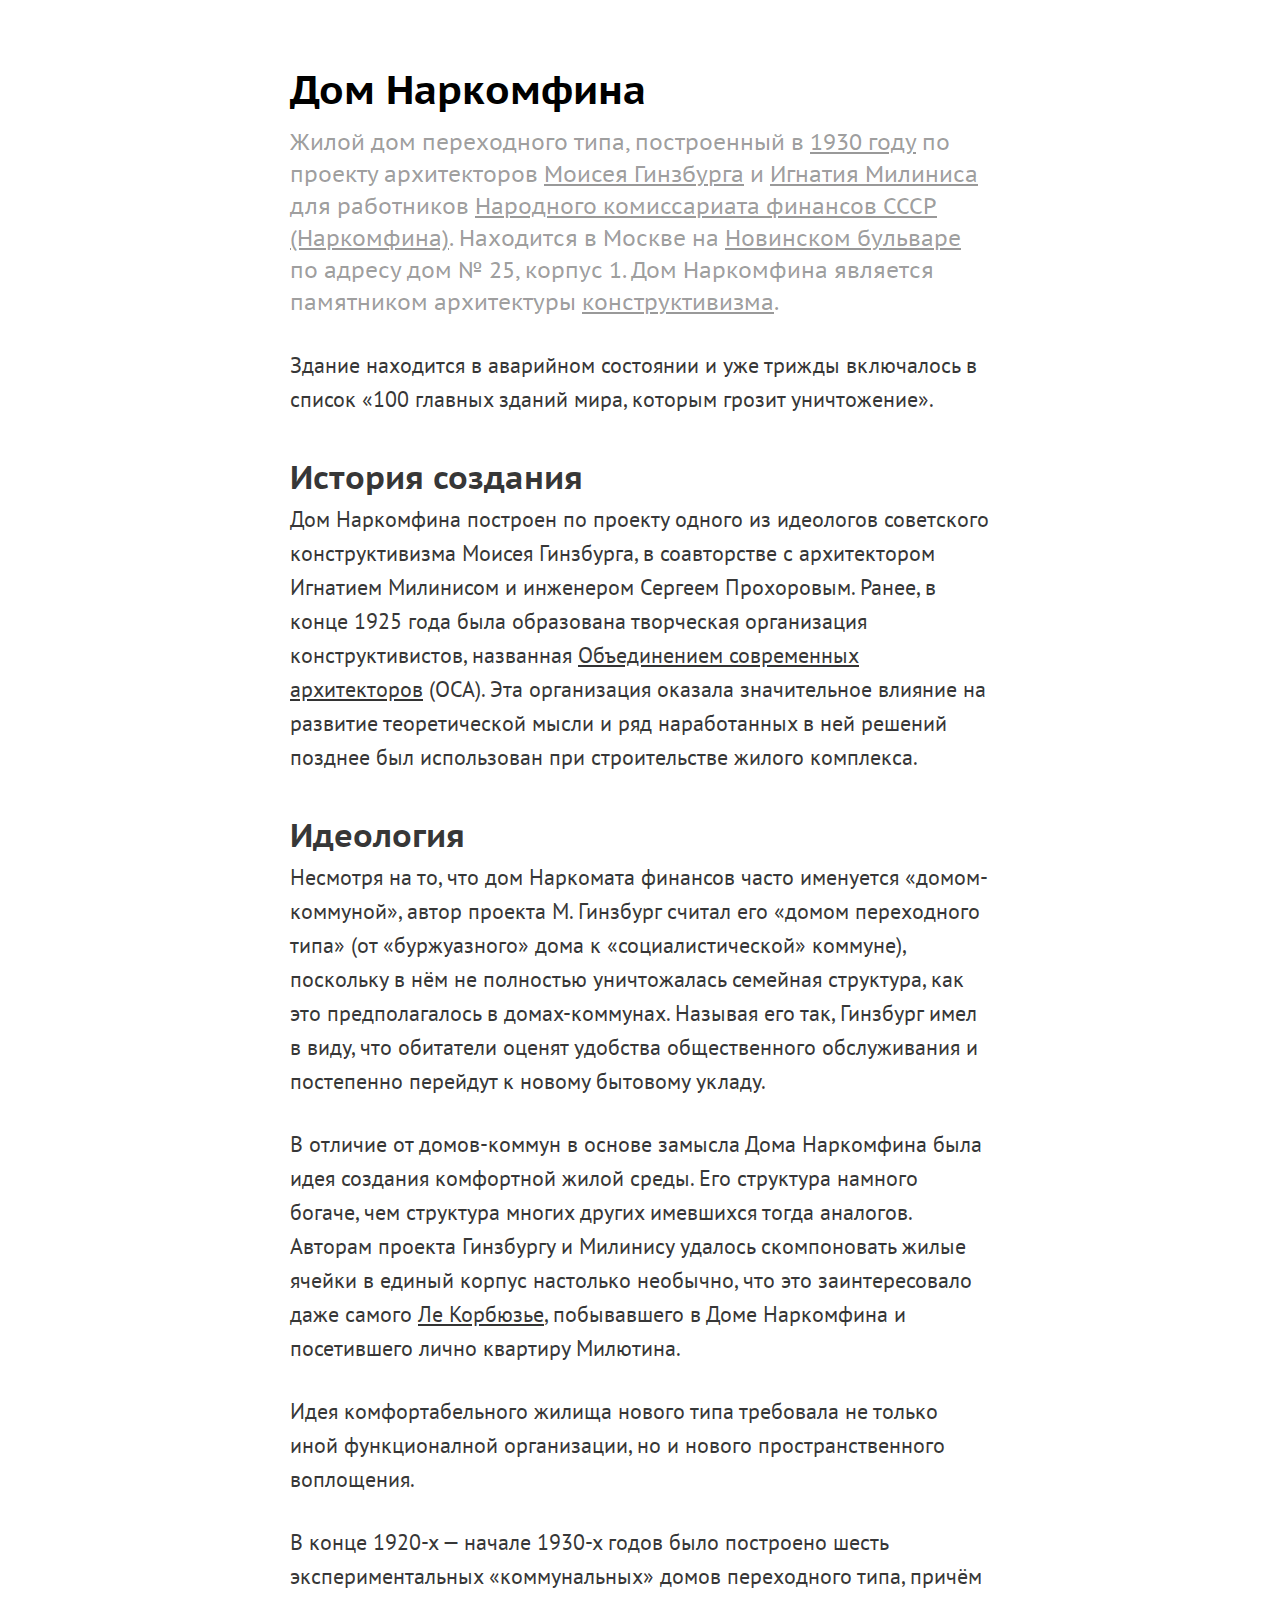
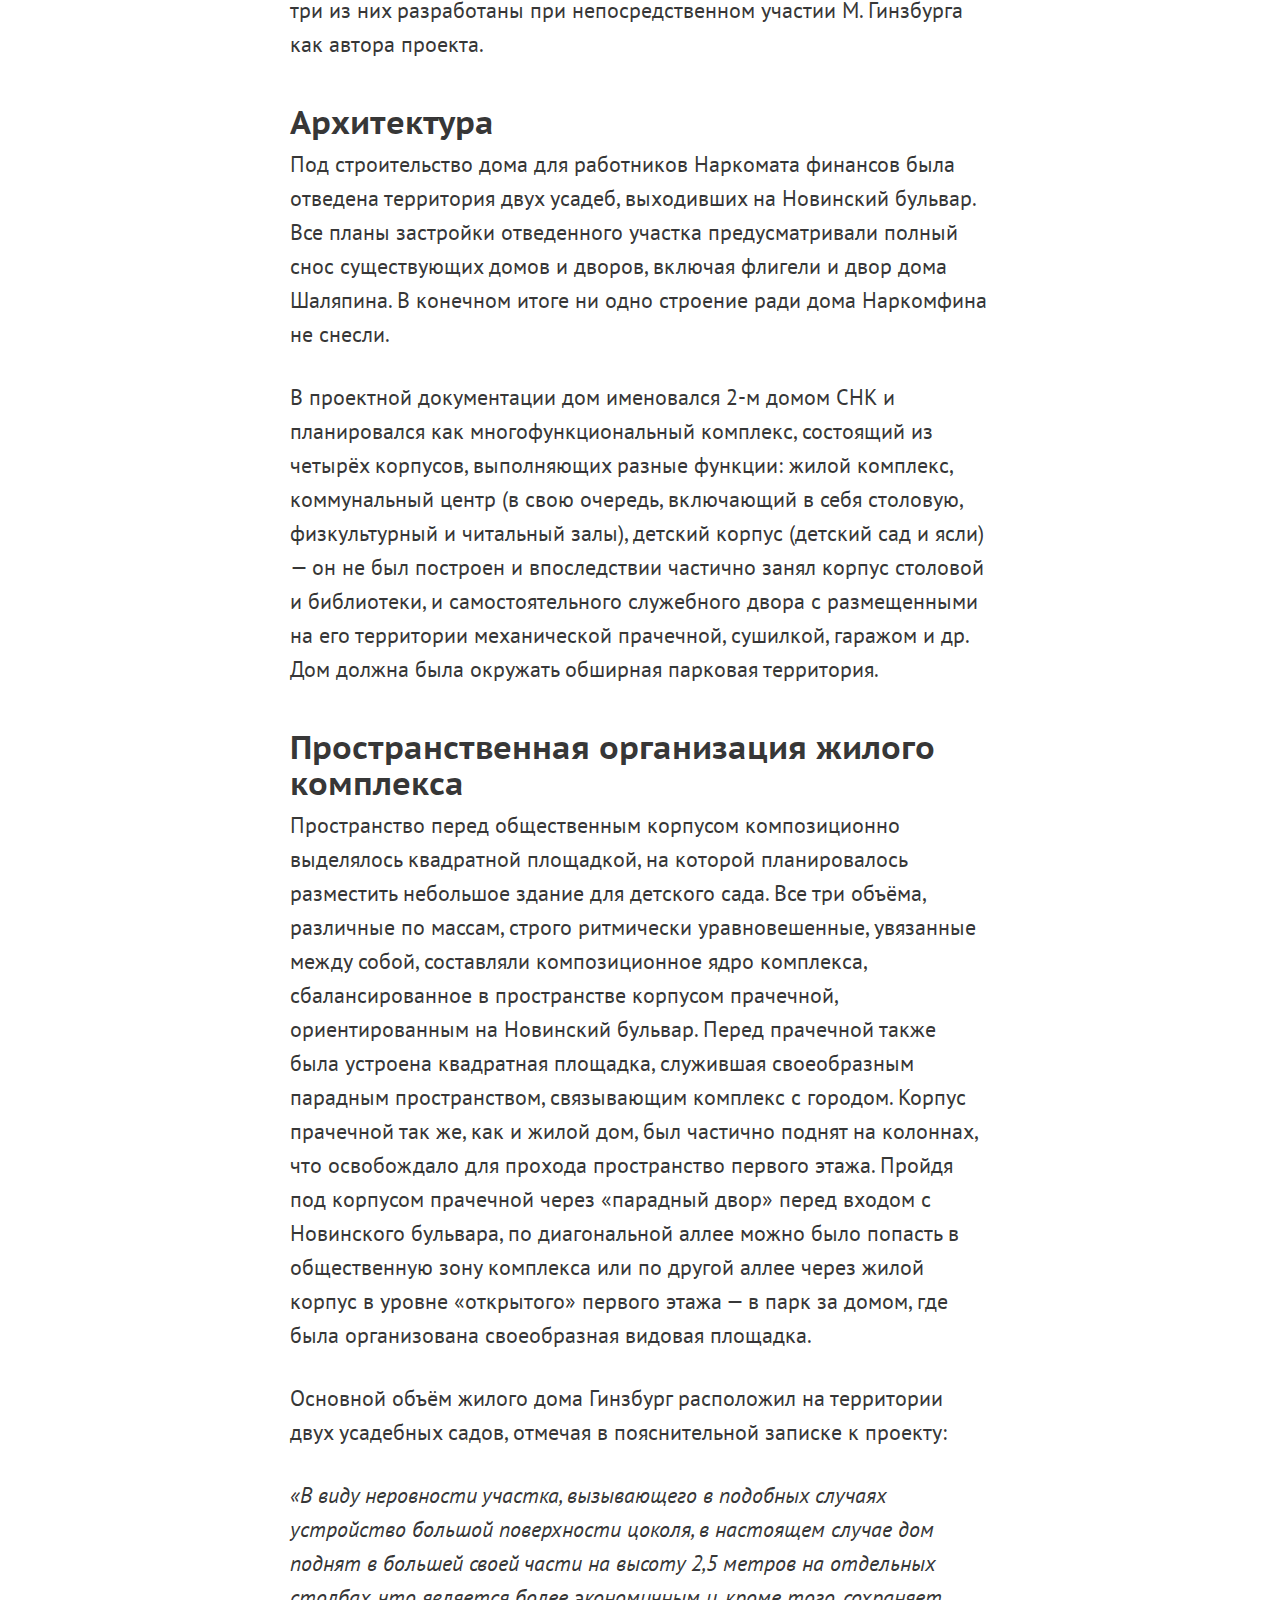
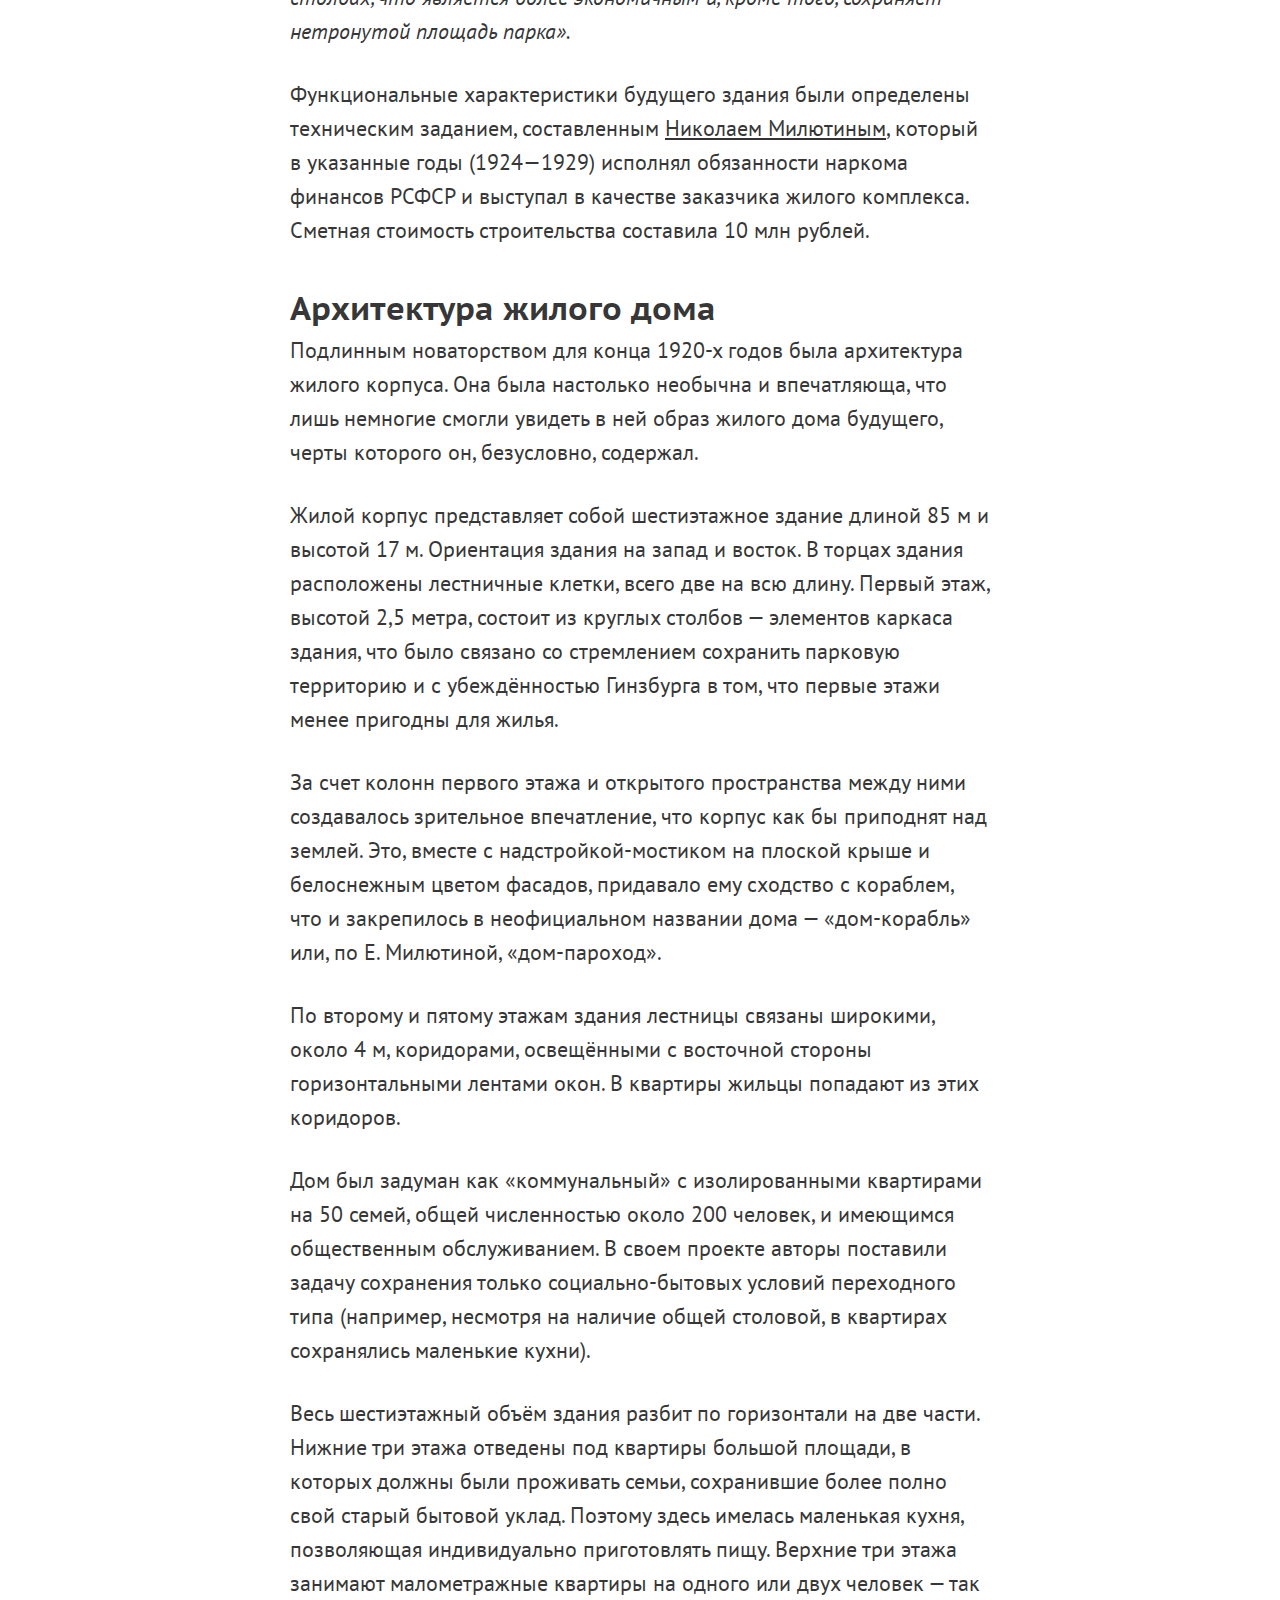
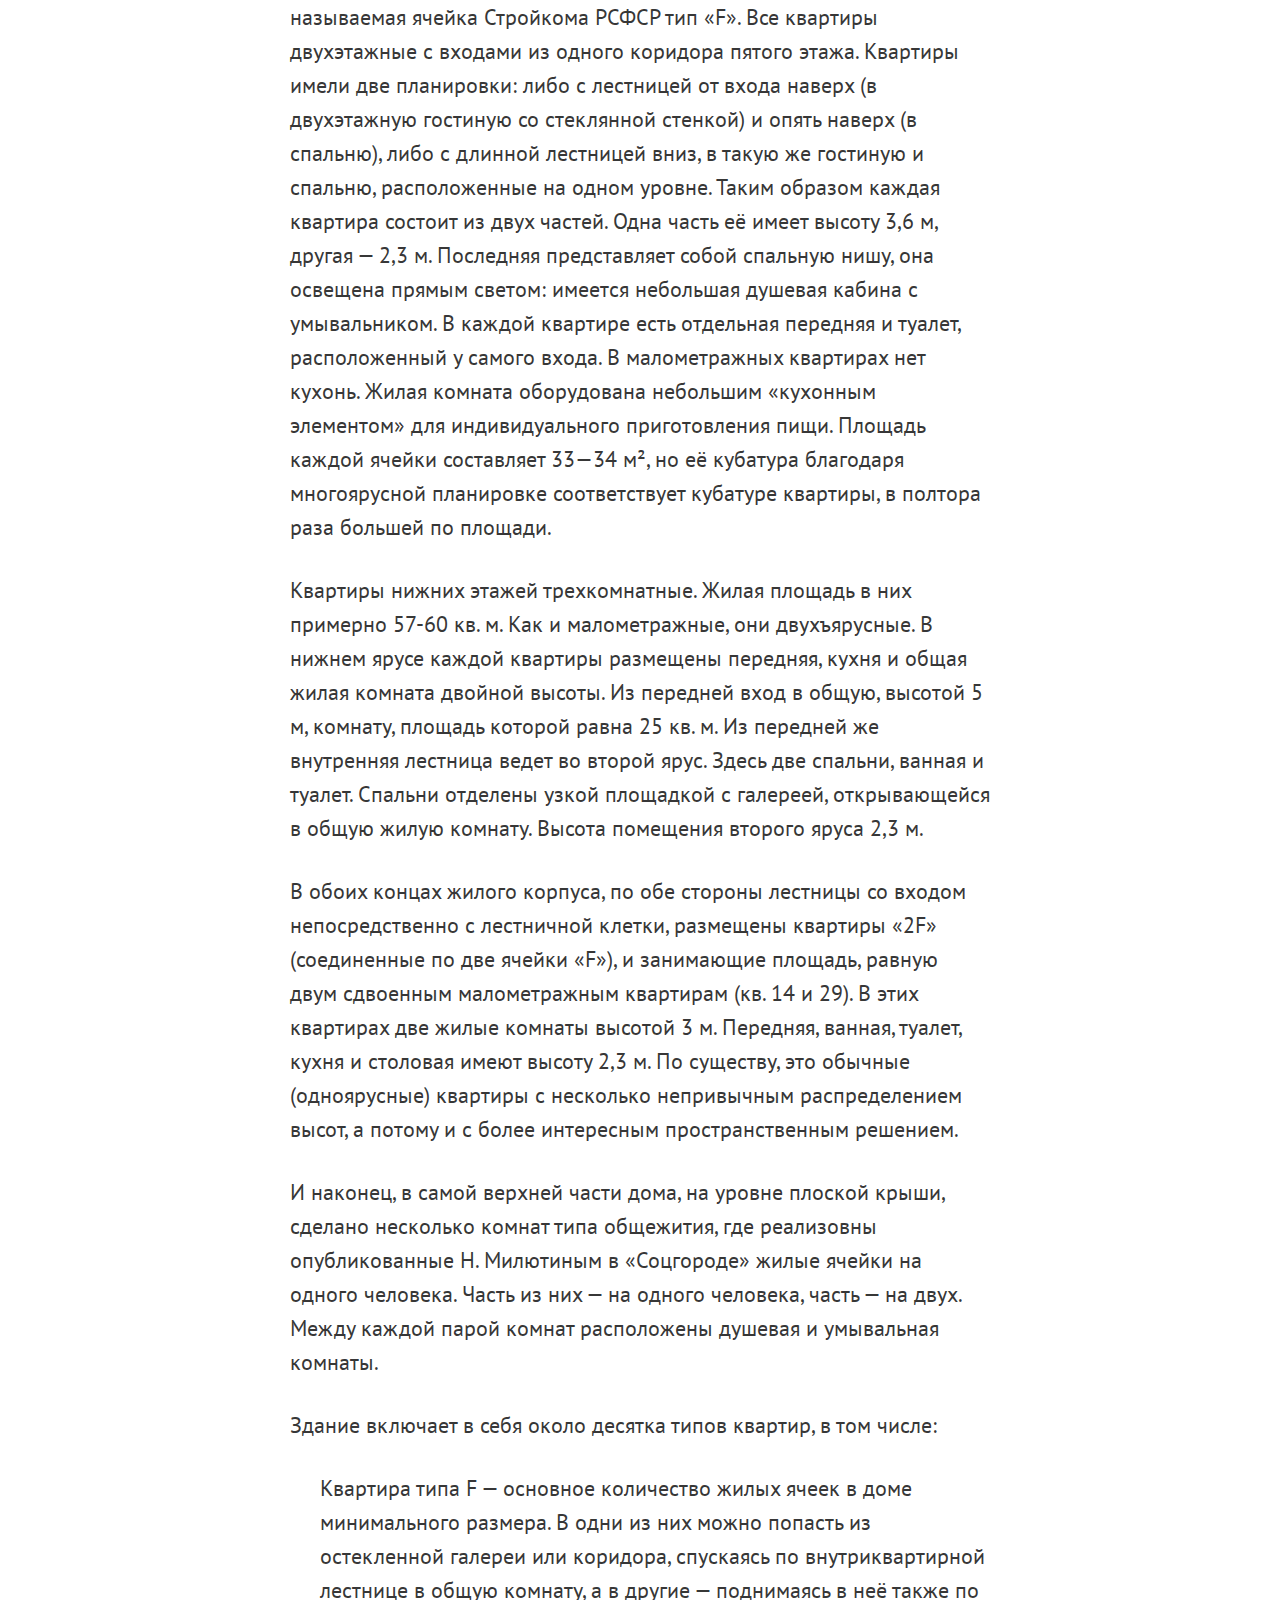
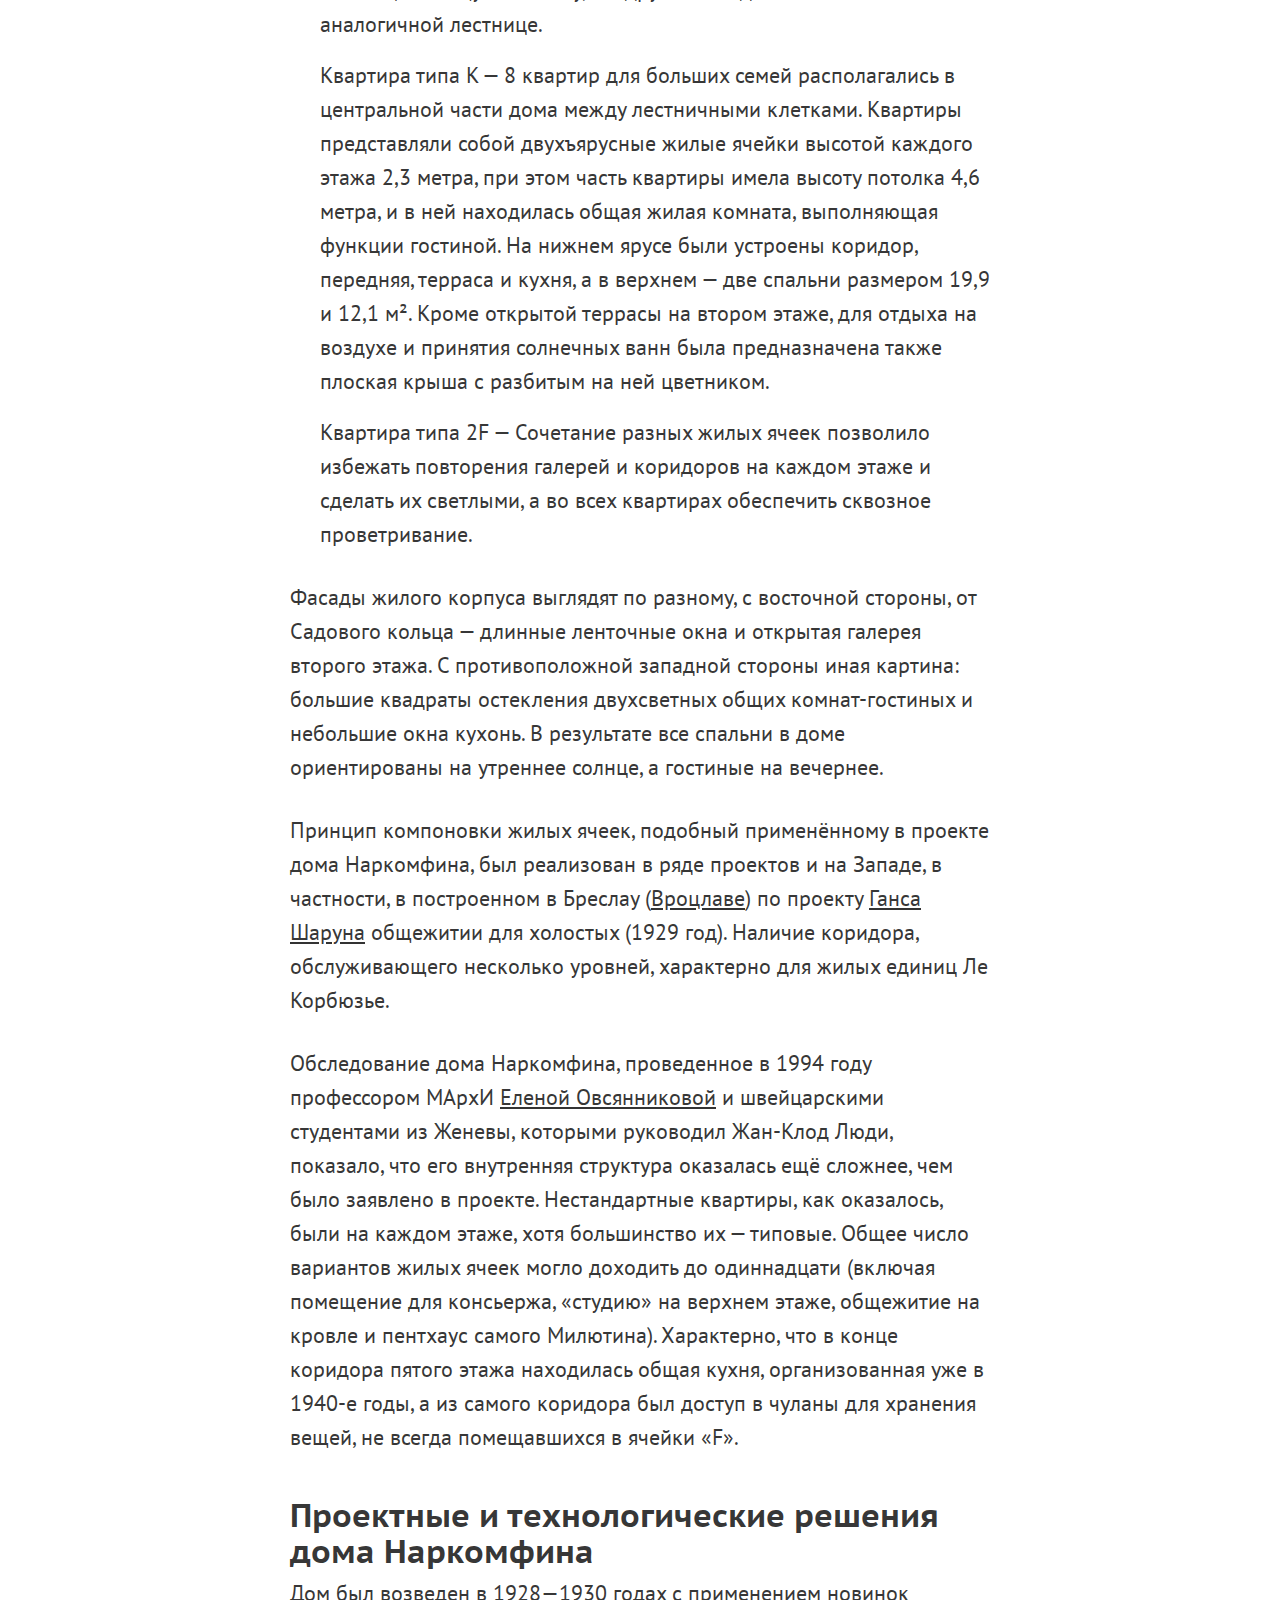
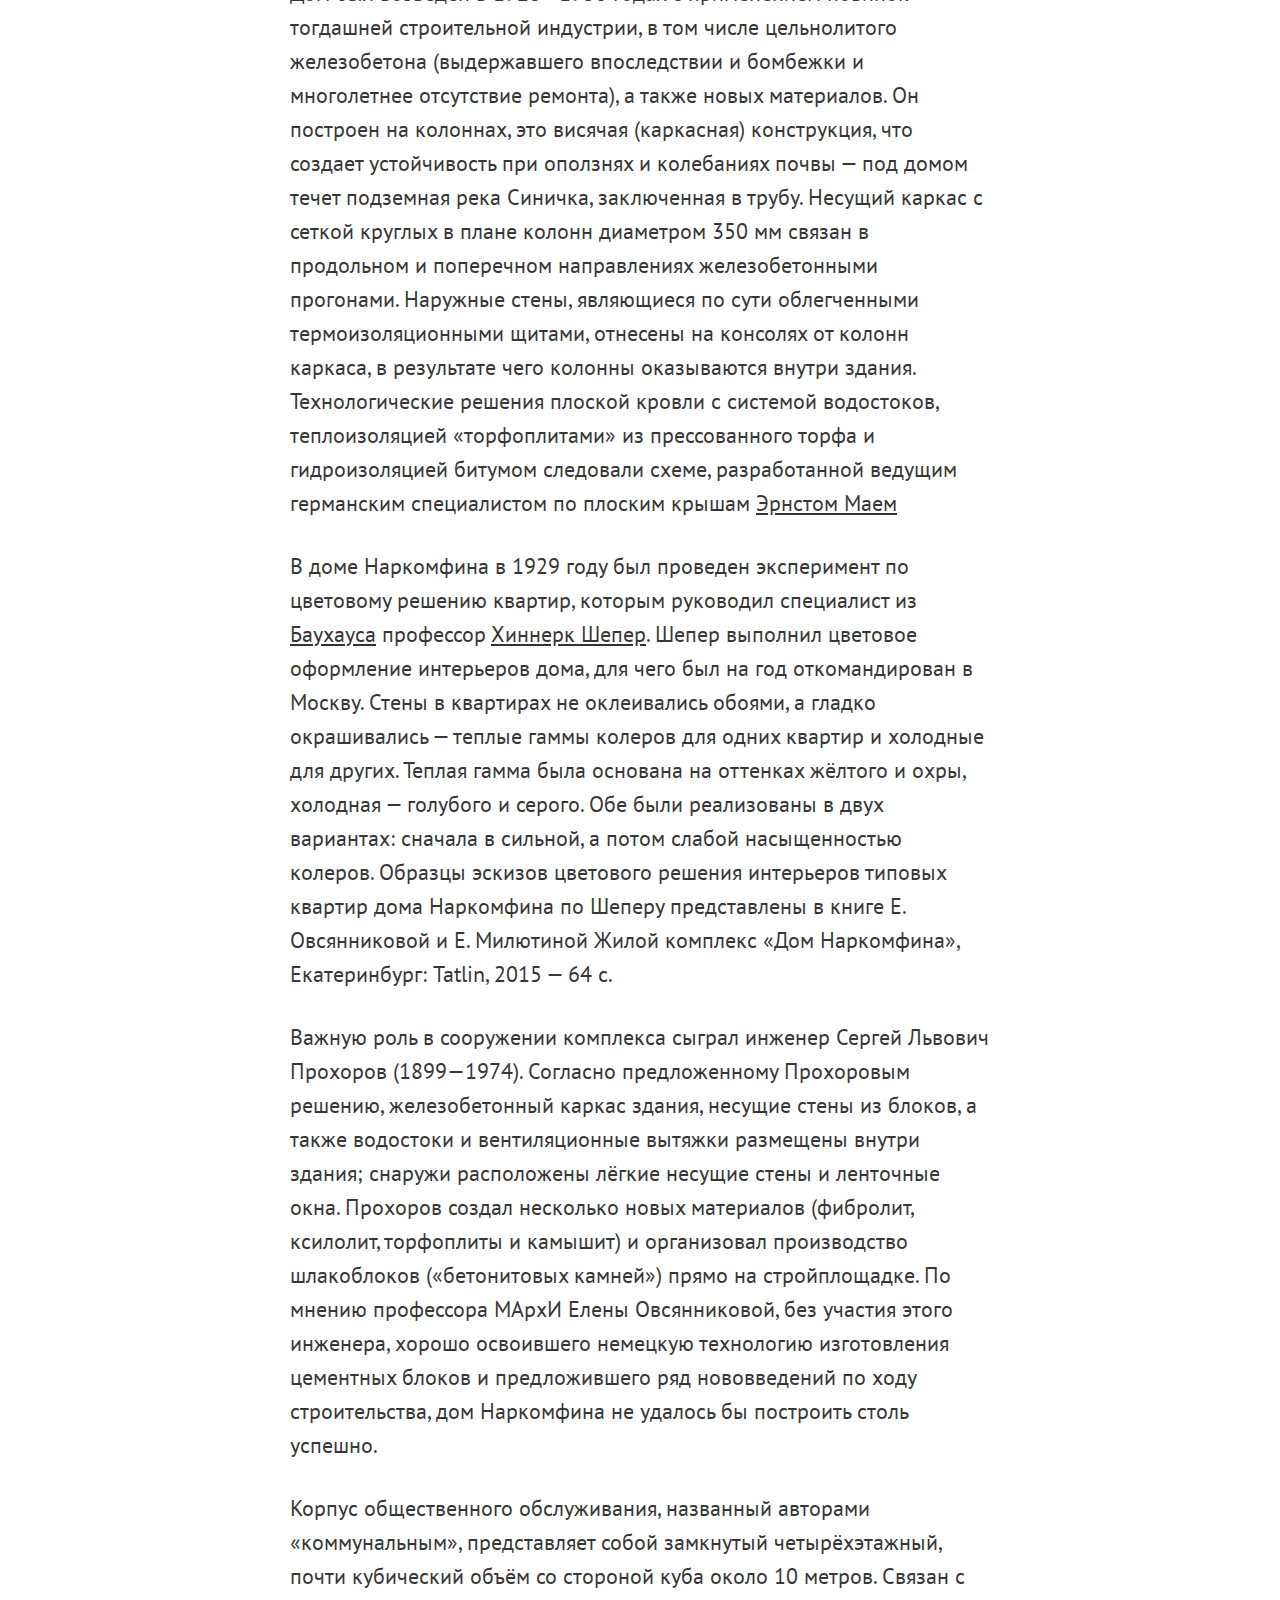
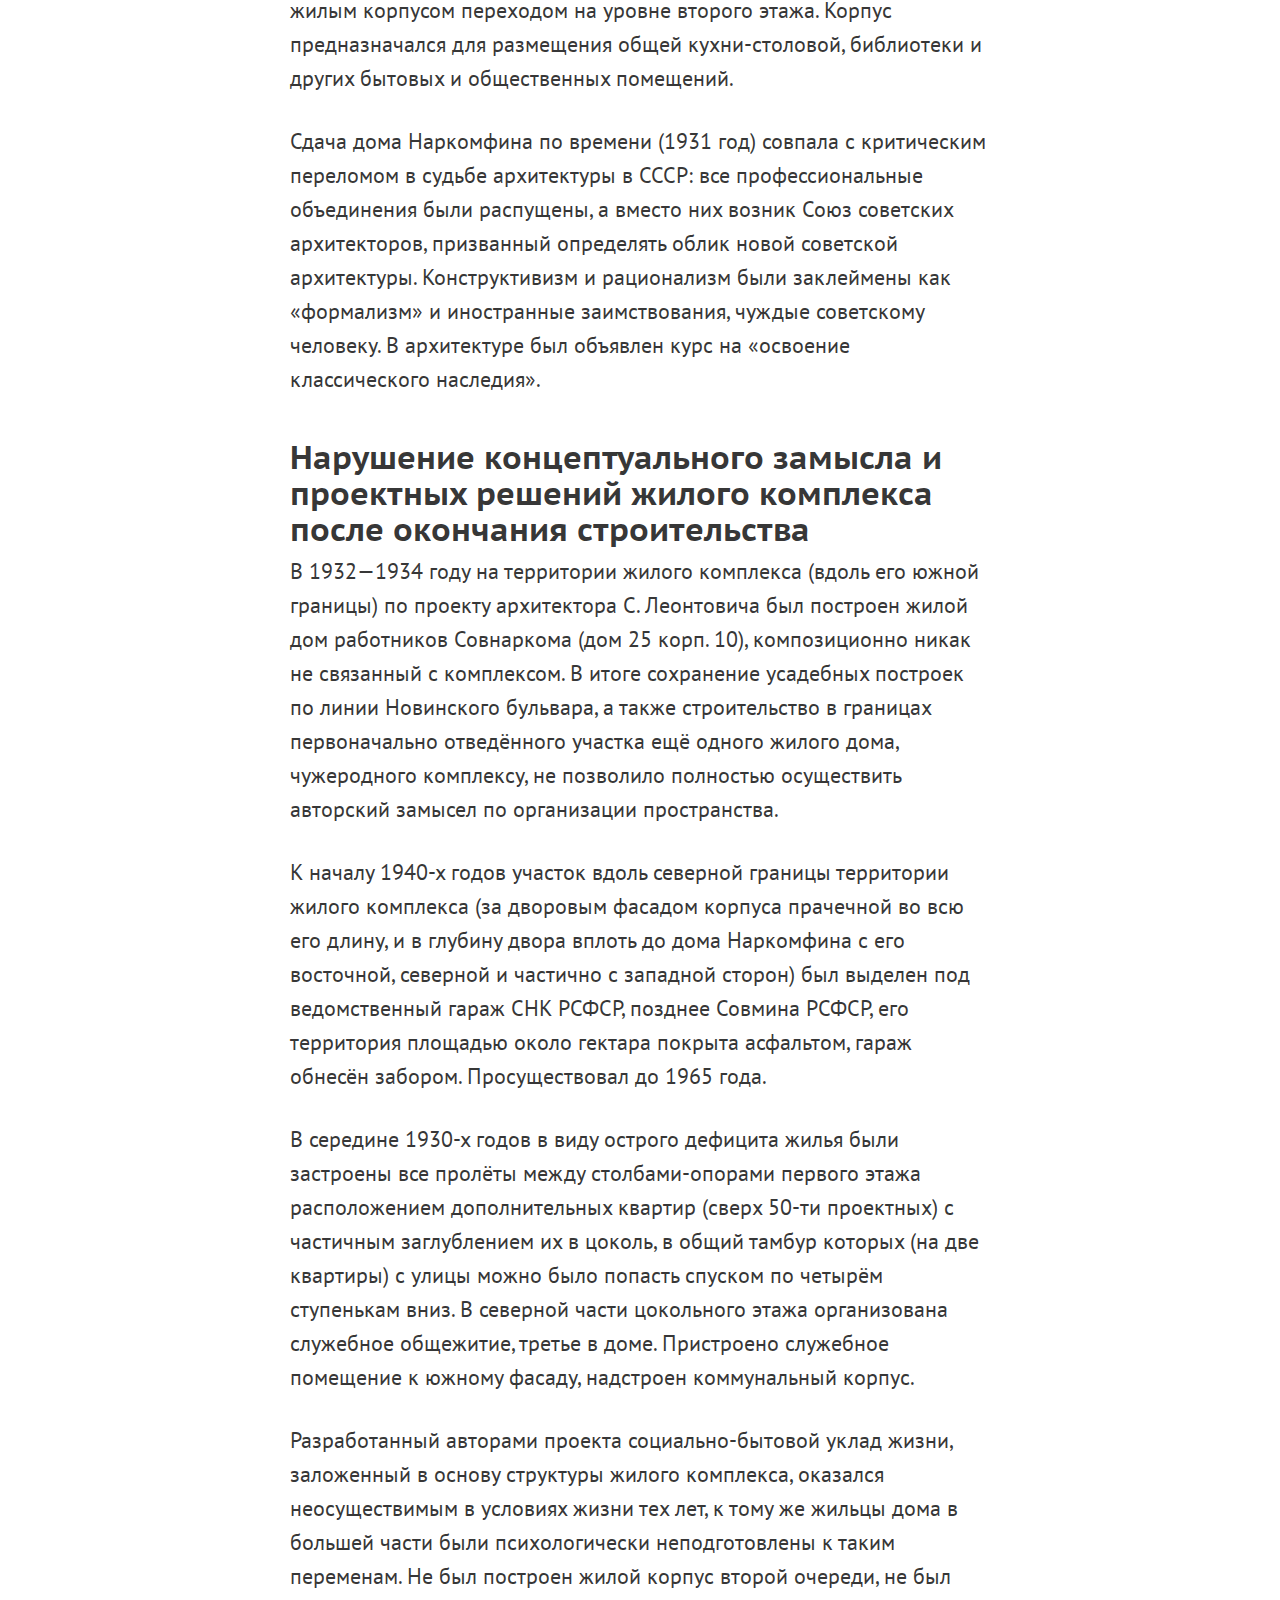
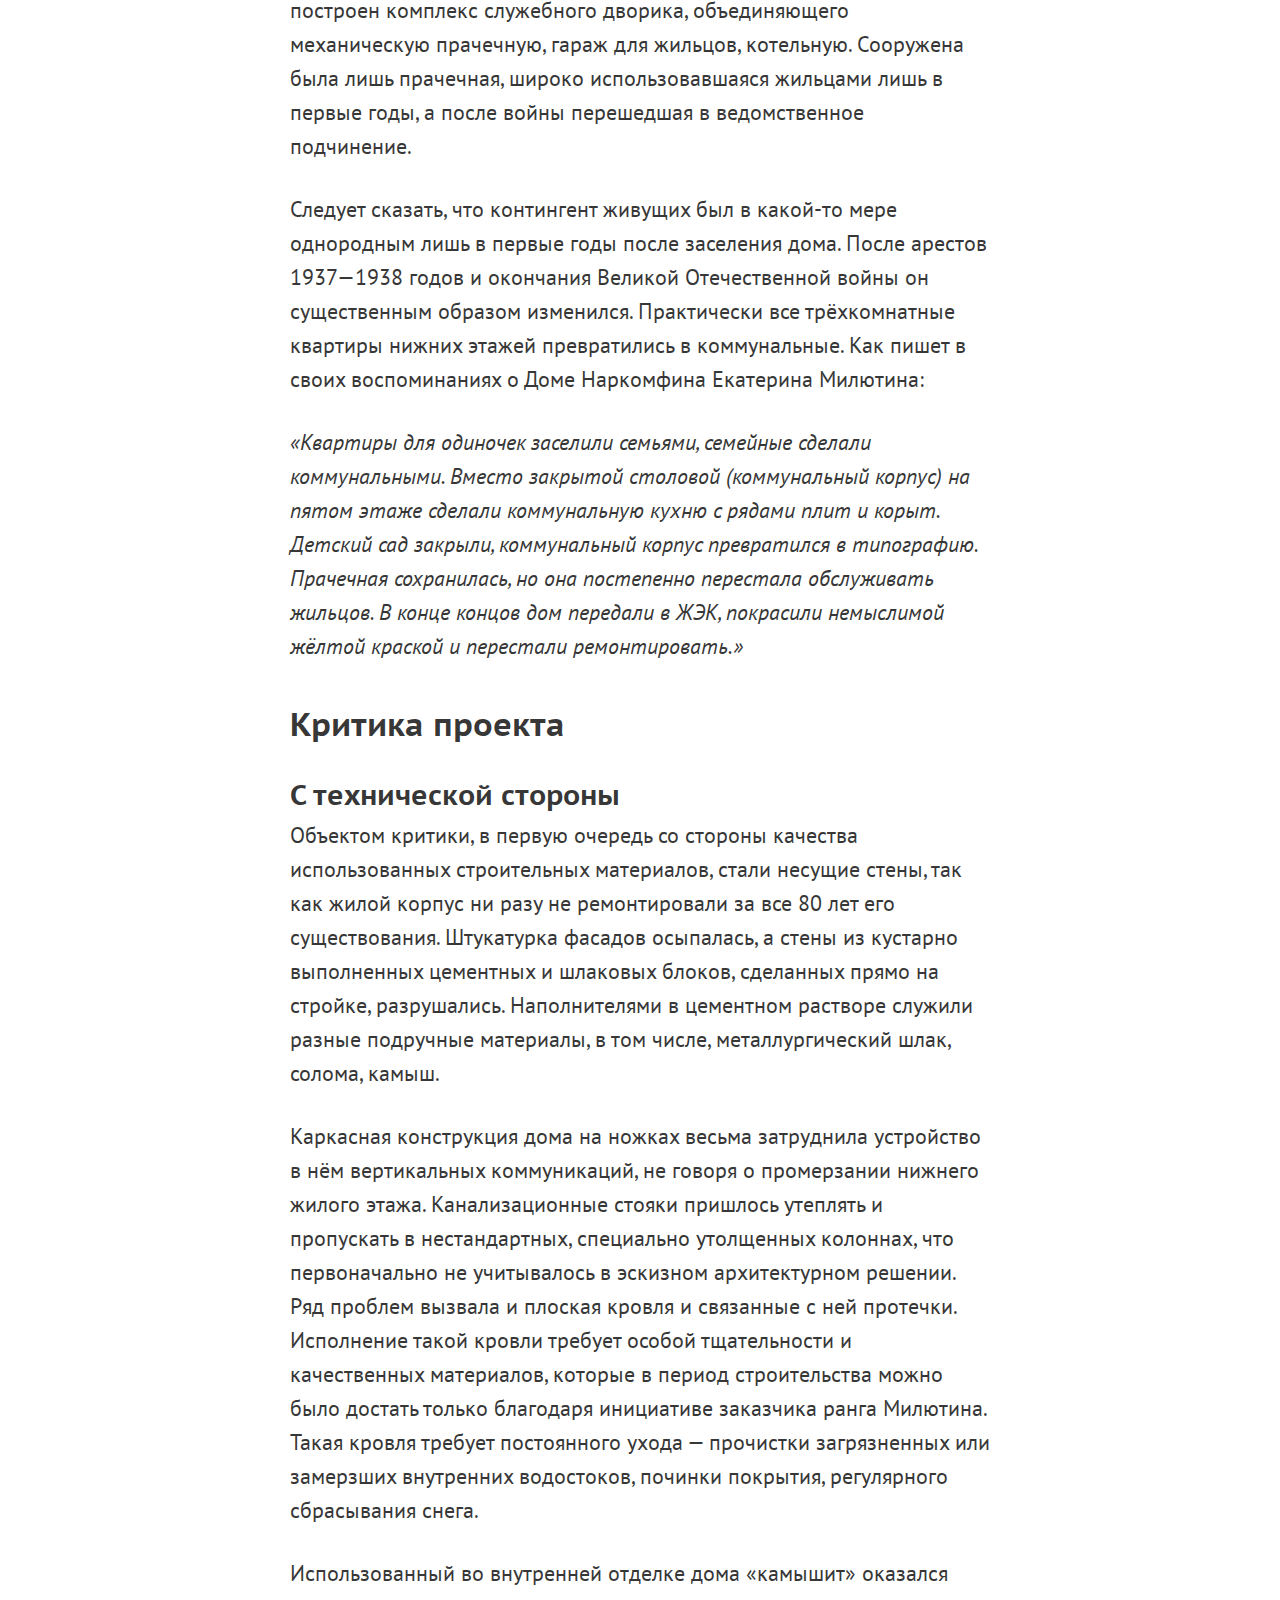
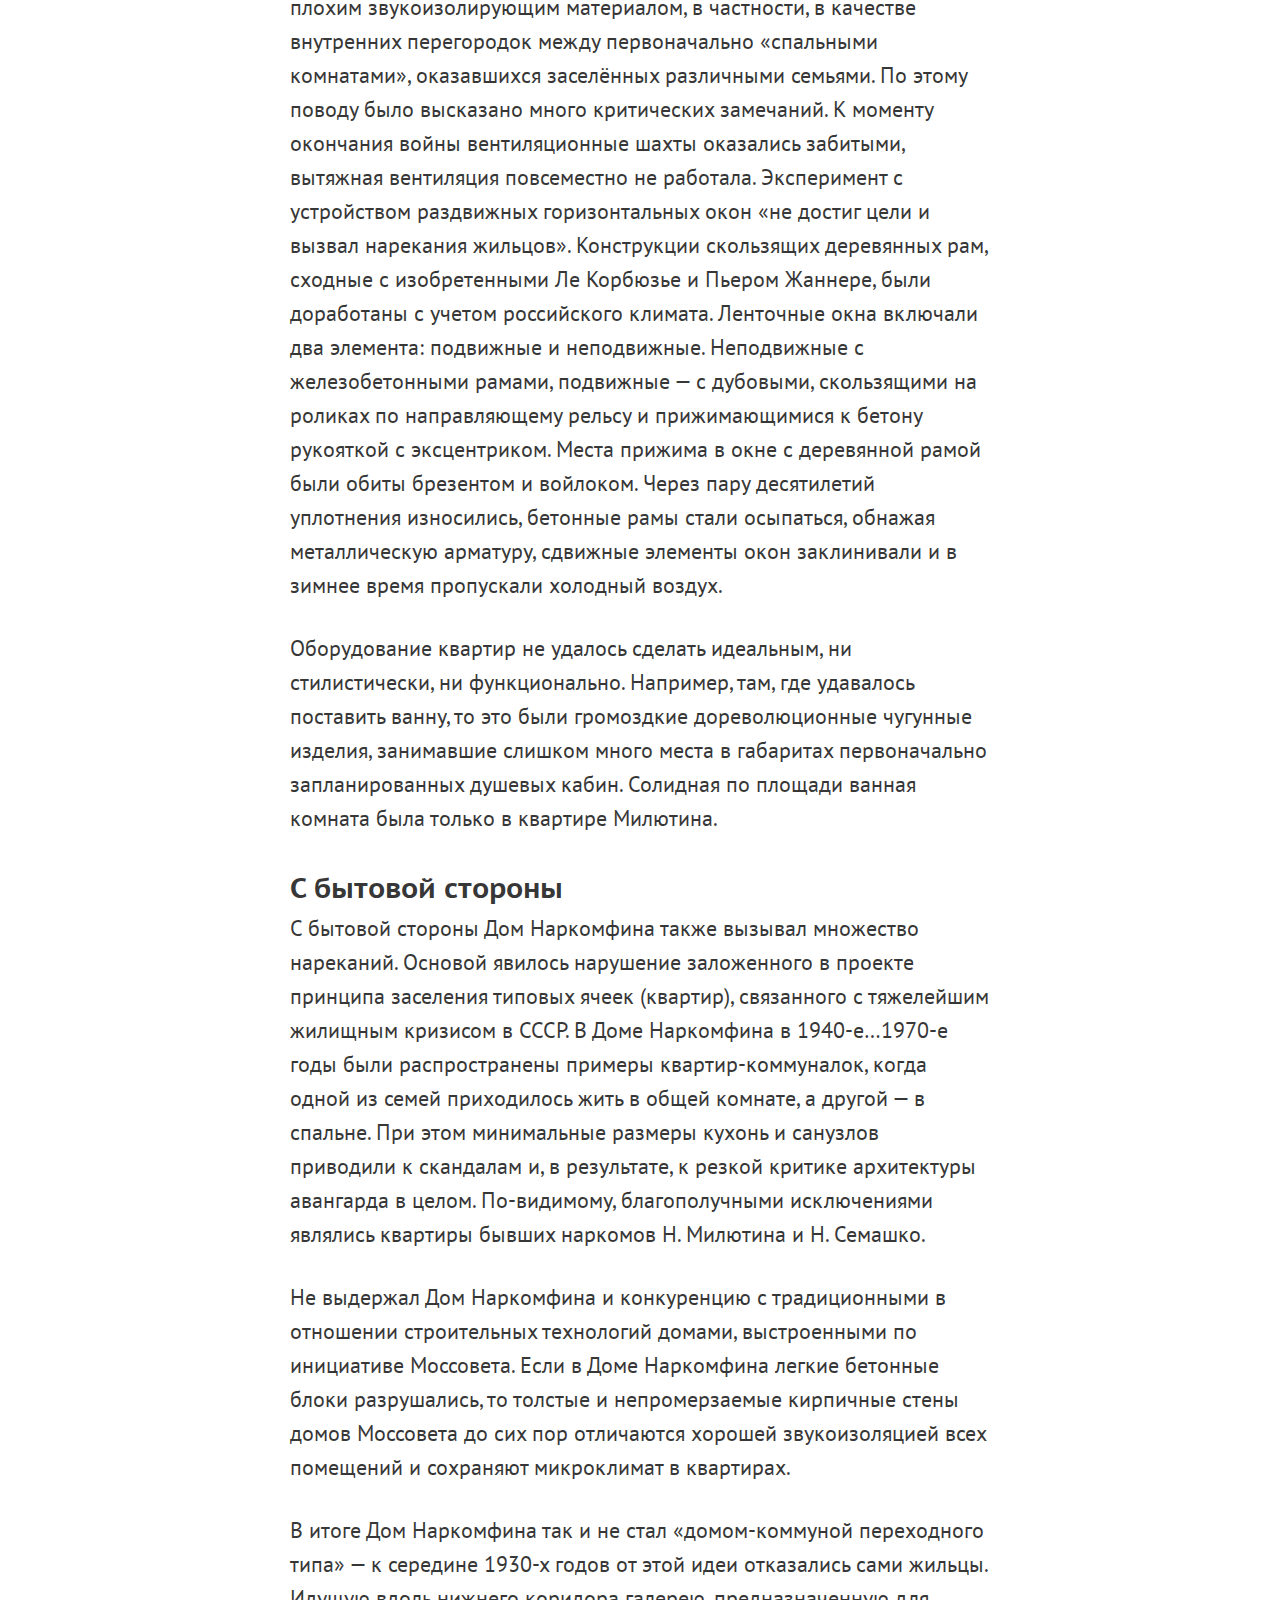
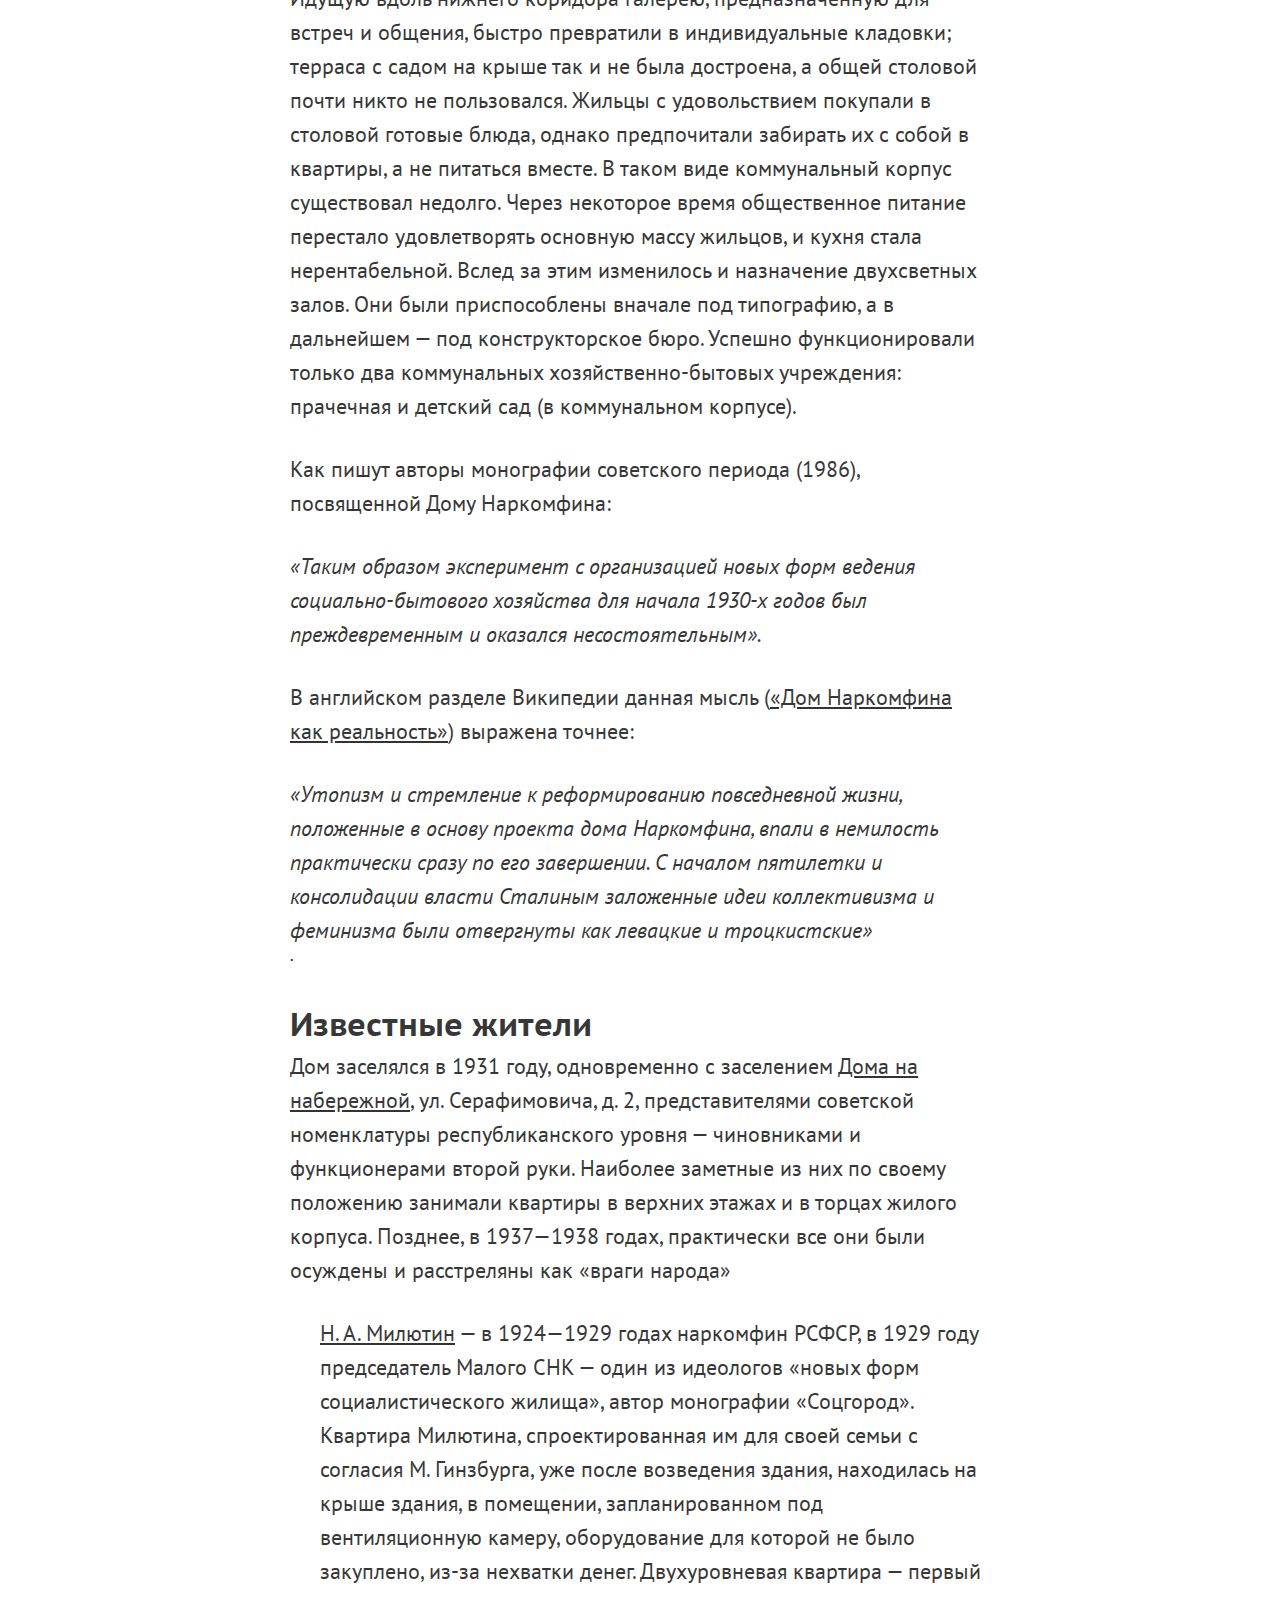
<file: VitaliyTu/index.html>
<!DOCTYPE html>
<html>
  <head>
    <meta charset="utf-8">
    <title>Дом Наркомфина</title>
    <link rel="stylesheet" href="style.css">

  </head>
  <body>
    <h1>Дом Наркомфина</h1>
    <p>Жилой дом переходного типа, построенный в <a target="_blank" href="https://ru.wikipedia.org/wiki/1930_%D0%B3%D0%BE%D0%B4">1930 году</a> по проекту архитекторов <a href="https://ru.wikipedia.org/wiki/%D0%93%D0%B8%D0%BD%D0%B7%D0%B1%D1%83%D1%80%D0%B3,_%D0%9C%D0%BE%D0%B8%D1%81%D0%B5%D0%B9_%D0%AF%D0%BA%D0%BE%D0%B2%D0%BB%D0%B5%D0%B2%D0%B8%D1%87">Моисея Гинзбурга</a> и <a href="https://ru.wikipedia.org/wiki/%D0%9C%D0%B8%D0%BB%D0%B8%D0%BD%D0%B8%D1%81,_%D0%98%D0%B3%D0%BD%D0%B0%D1%82%D0%B8%D0%B9_%D0%A4%D1%80%D0%B0%D0%BD%D1%86%D0%B5%D0%B2%D0%B8%D1%87">Игнатия Милиниса</a> для работников <a href="https://ru.wikipedia.org/wiki/%D0%9D%D0%B0%D1%80%D0%BE%D0%B4%D0%BD%D1%8B%D0%B9_%D0%BA%D0%BE%D0%BC%D0%B8%D1%81%D1%81%D0%B0%D1%80%D0%B8%D0%B0%D1%82_%D1%84%D0%B8%D0%BD%D0%B0%D0%BD%D1%81%D0%BE%D0%B2">Народного комиссариата финансов СССР (Наркомфина)</a>. Находится в Москве на <a href="https://ru.wikipedia.org/wiki/%D0%9D%D0%BE%D0%B2%D0%B8%D0%BD%D1%81%D0%BA%D0%B8%D0%B9_%D0%B1%D1%83%D0%BB%D1%8C%D0%B2%D0%B0%D1%80">Новинском бульваре</a> по адресу дом № 25, корпус 1. Дом Наркомфина является памятником архитектуры <a href="https://ru.wikipedia.org/wiki/%D0%9A%D0%BE%D0%BD%D1%81%D1%82%D1%80%D1%83%D0%BA%D1%82%D0%B8%D0%B2%D0%B8%D0%B7%D0%BC_(%D0%B8%D1%81%D0%BA%D1%83%D1%81%D1%81%D1%82%D0%B2%D0%BE)">конструктивизма</a>.</p>
    <p>Здание находится в аварийном состоянии и уже трижды включалось в список «100 главных зданий мира, которым грозит уничтожение».</p>

    <h2>История создания</h2>
    <p>Дом Наркомфина построен по проекту одного из идеологов советского конструктивизма Моисея Гинзбурга, в соавторстве с архитектором Игнатием Милинисом и инженером Сергеем Прохоровым. Ранее, в конце 1925 года была образована творческая организация конструктивистов, названная <a href="https://ru.wikipedia.org/wiki/%D0%9E%D0%B1%D1%8A%D0%B5%D0%B4%D0%B8%D0%BD%D0%B5%D0%BD%D0%B8%D0%B5_%D1%81%D0%BE%D0%B2%D1%80%D0%B5%D0%BC%D0%B5%D0%BD%D0%BD%D1%8B%D1%85_%D0%B0%D1%80%D1%85%D0%B8%D1%82%D0%B5%D0%BA%D1%82%D0%BE%D1%80%D0%BE%D0%B2">Объединением современных архитекторов</a> (ОСА). Эта организация оказала значительное влияние на развитие теоретической мысли и ряд наработанных в ней решений позднее был использован при строительстве жилого комплекса.</p>

    <h2>Идеология</h2>
    <p>Несмотря на то, что дом Наркомата финансов часто именуется «домом-коммуной», автор проекта М. Гинзбург считал его «домом переходного типа» (от «буржуазного» дома к «социалистической» коммуне), поскольку в нём не полностью уничтожалась семейная структура, как это предполагалось в домах-коммунах. Называя его так, Гинзбург имел в виду, что обитатели оценят удобства общественного обслуживания и постепенно перейдут к новому бытовому укладу.</p>
    <p>В отличие от домов-коммун в основе замысла Дома Наркомфина была идея создания комфортной жилой среды. Его структура намного богаче, чем структура многих других имевшихся тогда аналогов. Авторам проекта Гинзбургу и Милинису удалось скомпоновать жилые ячейки в единый корпус настолько необычно, что это заинтересовало даже самого <a href="https://ru.wikipedia.org/wiki/%D0%9B%D0%B5_%D0%9A%D0%BE%D1%80%D0%B1%D1%8E%D0%B7%D1%8C%D0%B5">Ле Корбюзье</a>, побывавшего в Доме Наркомфина и посетившего лично квартиру Милютина.</p>
    <p>Идея комфортабельного жилища нового типа требовала не только иной функционалной организации, но и нового пространственного воплощения.</p>
    <p>В конце 1920-х — начале 1930-х годов было построено шесть экспериментальных «коммунальных» домов переходного типа, причём три из них разработаны при непосредственном участии М. Гинзбурга как автора проекта.</p>

    <h2>Архитектура</h2>
    <p>Под строительство дома для работников Наркомата финансов была отведена территория двух усадеб, выходивших на Новинский бульвар. Все планы застройки отведенного участка предусматривали полный снос существующих домов и дворов, включая флигели и двор дома Шаляпина. В конечном итоге ни одно строение ради дома Наркомфина не снесли.</p>
    <p>В проектной документации дом именовался 2-м домом СНК и планировался как многофункциональный комплекс, состоящий из четырёх корпусов, выполняющих разные функции: жилой комплекс, коммунальный центр (в свою очередь, включающий в себя столовую, физкультурный и читальный залы), детский корпус (детский сад и ясли) — он не был построен и впоследствии частично занял корпус столовой и библиотеки, и самостоятельного служебного двора с размещенными на его территории механической прачечной, сушилкой, гаражом и др. Дом должна была окружать обширная парковая территория.</p>

    <h2>Пространственная организация жилого комплекса</h2>
    <p>Пространство перед общественным корпусом композиционно выделялось квадратной площадкой, на которой планировалось разместить небольшое здание для детского сада. Все три объёма, различные по массам, строго ритмически уравновешенные, увязанные между собой, составляли композиционное ядро комплекса, сбалансированное в пространстве корпусом прачечной, ориентированным на Новинский бульвар. Перед прачечной также была устроена квадратная площадка, служившая своеобразным парадным пространством, связывающим комплекс с городом. Корпус прачечной так же, как и жилой дом, был частично поднят на колоннах, что освобождало для прохода пространство первого этажа. Пройдя под корпусом прачечной через «парадный двор» перед входом с Новинского бульвара, по диагональной аллее можно было попасть в общественную зону комплекса или по другой аллее через жилой корпус в уровне «открытого» первого этажа — в парк за домом, где была организована своеобразная видовая площадка.</p>
    <p>Основной объём жилого дома Гинзбург расположил на территории двух усадебных садов, отмечая в пояснительной записке к проекту: <blockquote>«В виду неровности участка, вызывающего в подобных случаях устройство большой поверхности цоколя, в настоящем случае дом поднят в большей своей части на высоту 2,5 метров на отдельных столбах, что является более экономичным и, кроме того, сохраняет нетронутой площадь парка».</blockquote></p>
    <p>Функциональные характеристики будущего здания были определены техническим заданием, составленным <a href="https://ru.wikipedia.org/wiki/%D0%9C%D0%B8%D0%BB%D1%8E%D1%82%D0%B8%D0%BD,_%D0%9D%D0%B8%D0%BA%D0%BE%D0%BB%D0%B0%D0%B9_%D0%90%D0%BB%D0%B5%D0%BA%D1%81%D0%B0%D0%BD%D0%B4%D1%80%D0%BE%D0%B2%D0%B8%D1%87">Николаем Милютиным</a>, который в указанные годы (1924—1929) исполнял обязанности наркома финансов РСФСР и выступал в качестве заказчика жилого комплекса. Сметная стоимость строительства составила 10 млн рублей.</p>

    <h2>Архитектура жилого дома</h2>
    <p>Подлинным новаторством для конца 1920-х годов была архитектура жилого корпуса. Она была настолько необычна и впечатляюща, что лишь немногие смогли увидеть в ней образ жилого дома будущего, черты которого он, безусловно, содержал.</p>
    <p>Жилой корпус представляет собой шестиэтажное здание длиной 85 м и высотой 17 м. Ориентация здания на запад и восток. В торцах здания расположены лестничные клетки, всего две на всю длину. Первый этаж, высотой 2,5 метра, состоит из круглых столбов — элементов каркаса здания, что было связано со стремлением сохранить парковую территорию и с убеждённостью Гинзбурга в том, что первые этажи менее пригодны для жилья.</p>
    <p>За счет колонн первого этажа и открытого пространства между ними создавалось зрительное впечатление, что корпус как бы приподнят над землей. Это, вместе с надстройкой-мостиком на плоской крыше и белоснежным цветом фасадов, придавало ему сходство с кораблем, что и закрепилось в неофициальном названии дома — «дом-корабль» или, по Е. Милютиной, «дом-пароход».</p>
    <p>По второму и пятому этажам здания лестницы связаны широкими, около 4 м, коридорами, освещёнными с восточной стороны горизонтальными лентами окон. В квартиры жильцы попадают из этих коридоров.</p>
    <p>Дом был задуман как «коммунальный» с изолированными квартирами на 50 семей, общей численностью около 200 человек, и имеющимся общественным обслуживанием. В своем проекте авторы поставили задачу сохранения только социально-бытовых условий переходного типа (например, несмотря на наличие общей столовой, в квартирах сохранялись маленькие кухни).</p>
    <p>Весь шестиэтажный объём здания разбит по горизонтали на две части. Нижние три этажа отведены под квартиры большой площади, в которых должны были проживать семьи, сохранившие более полно свой старый бытовой уклад. Поэтому здесь имелась маленькая кухня, позволяющая индивидуально приготовлять пищу. Верхние три этажа занимают малометражные квартиры на одного или двух человек — так называемая ячейка Стройкома РСФСР тип «F». Все квартиры двухэтажные с входами из одного коридора пятого этажа. Квартиры имели две планировки: либо с лестницей от входа наверх (в двухэтажную гостиную со стеклянной стенкой) и опять наверх (в спальню), либо с длинной лестницей вниз, в такую же гостиную и спальню, расположенные на одном уровне. Таким образом каждая квартира состоит из двух частей. Одна часть её имеет высоту 3,6 м, другая — 2,3 м. Последняя представляет собой спальную нишу, она освещена прямым светом: имеется небольшая душевая кабина с умывальником. В каждой квартире есть отдельная передняя и туалет, расположенный у самого входа. В малометражных квартирах нет кухонь. Жилая комната оборудована небольшим «кухонным элементом» для индивидуального приготовления пищи. Площадь каждой ячейки составляет 33—34 м², но её кубатура благодаря многоярусной планировке соответствует кубатуре квартиры, в полтора раза большей по площади.</p>
    <p>Квартиры нижних этажей трехкомнатные. Жилая площадь в них примерно 57-60 кв. м. Как и малометражные, они двухъярусные. В нижнем ярусе каждой квартиры размещены передняя, кухня и общая жилая комната двойной высоты. Из передней вход в общую, высотой 5 м, комнату, площадь которой равна 25 кв. м. Из передней же внутренняя лестница ведет во второй ярус. Здесь две спальни, ванная и туалет. Спальни отделены узкой площадкой с галереей, открывающейся в общую жилую комнату. Высота помещения второго яруса 2,3 м.</p>
    <p>В обоих концах жилого корпуса, по обе стороны лестницы со входом непосредственно с лестничной клетки, размещены квартиры «2F» (соединенные по две ячейки «F»), и занимающие площадь, равную двум сдвоенным малометражным квартирам (кв. 14 и 29). В этих квартирах две жилые комнаты высотой 3 м. Передняя, ванная, туалет, кухня и столовая имеют высоту 2,3 м. По существу, это обычные (одноярусные) квартиры с несколько непривычным распределением высот, а потому и с более интересным пространственным решением.</p>
    <p>И наконец, в самой верхней части дома, на уровне плоской крыши, сделано несколько комнат типа общежития, где реализовны опубликованные Н. Милютиным в «Соцгороде» жилые ячейки на одного человека. Часть из них — на одного человека, часть — на двух. Между каждой парой комнат расположены душевая и умывальная комнаты.</p>
    <p>Здание включает в себя около десятка типов квартир, в том числе:</p>
    <ul>
      <li>Квартира типа F — основное количество жилых ячеек в доме минимального размера. В одни из них можно попасть из остекленной галереи или коридора, спускаясь по внутриквартирной лестнице в общую комнату, а в другие — поднимаясь в неё также по аналогичной лестнице.</li>
      <li>Квартира типа K — 8 квартир для больших семей располагались в центральной части дома между лестничными клетками. Квартиры представляли собой двухъярусные жилые ячейки высотой каждого этажа 2,3 метра, при этом часть квартиры имела высоту потолка 4,6 метра, и в ней находилась общая жилая комната, выполняющая функции гостиной. На нижнем ярусе были устроены коридор, передняя, терраса и кухня, а в верхнем — две спальни размером 19,9 и 12,1 м². Кроме открытой террасы на втором этаже, для отдыха на воздухе и принятия солнечных ванн была предназначена также плоская крыша с разбитым на ней цветником.</li>
      <li>Квартира типа 2F — Сочетание разных жилых ячеек позволило избежать повторения галерей и коридоров на каждом этаже и сделать их светлыми, а во всех квартирах обеспечить сквозное проветривание.</li>
    </ul>
    <p>Фасады жилого корпуса выглядят по разному, с восточной стороны, от Садового кольца — длинные ленточные окна и открытая галерея второго этажа. С противоположной западной стороны иная картина: большие квадраты остекления двухсветных общих комнат-гостиных и небольшие окна кухонь. В результате все спальни в доме ориентированы на утреннее солнце, а гостиные на вечернее.</p>
    <p>Принцип компоновки жилых ячеек, подобный применённому в проекте дома Наркомфина, был реализован в ряде проектов и на Западе, в частности, в построенном в Бреслау (<a href="https://ru.wikipedia.org/wiki/%D0%92%D1%80%D0%BE%D1%86%D0%BB%D0%B0%D0%B2">Вроцлаве</a>) по проекту <a href="https://ru.wikipedia.org/wiki/%D0%A8%D0%B0%D1%80%D1%83%D0%BD,_%D0%93%D0%B0%D0%BD%D1%81_%D0%91%D0%B5%D1%80%D0%BD%D1%85%D0%B0%D1%80%D0%B4">Ганса Шаруна</a> общежитии для холостых (1929 год). Наличие коридора, обслуживающего несколько уровней, характерно для жилых единиц Ле Корбюзье.</p>
    <p>Обследование дома Наркомфина, проведенное в 1994 году профессором МАрхИ <a href="https://ru.wikipedia.org/wiki/%D0%9E%D0%B2%D1%81%D1%8F%D0%BD%D0%BD%D0%B8%D0%BA%D0%BE%D0%B2%D0%B0,_%D0%95%D0%BB%D0%B5%D0%BD%D0%B0_%D0%91%D0%BE%D1%80%D0%B8%D1%81%D0%BE%D0%B2%D0%BD%D0%B0">Еленой Овсянниковой</a> и швейцарскими студентами из Женевы, которыми руководил Жан-Клод Люди, показало, что его внутренняя структура оказалась ещё сложнее, чем было заявлено в проекте. Нестандартные квартиры, как оказалось, были на каждом этаже, хотя большинство их — типовые. Общее число вариантов жилых ячеек могло доходить до одиннадцати (включая помещение для консьержа, «студию» на верхнем этаже, общежитие на кровле и пентхаус самого Милютина). Характерно, что в конце коридора пятого этажа находилась общая кухня, организованная уже в 1940-е годы, а из самого коридора был доступ в чуланы для хранения вещей, не всегда помещавшихся в ячейки «F».</p>

    <h2>Проектные и технологические решения дома Наркомфина</h2>
    <p>Дом был возведен в 1928—1930 годах с применением новинок тогдашней строительной индустрии, в том числе цельнолитого железобетона (выдержавшего впоследствии и бомбежки и многолетнее отсутствие ремонта), а также новых материалов. Он построен на колоннах, это висячая (каркасная) конструкция, что создает устойчивость при оползнях и колебаниях почвы — под домом течет подземная река Синичка, заключенная в трубу. Несущий каркас с сеткой круглых в плане колонн диаметром 350 мм связан в продольном и поперечном направлениях железобетонными прогонами. Наружные стены, являющиеся по сути облегченными термоизоляционными щитами, отнесены на консолях от колонн каркаса, в результате чего колонны оказываются внутри здания. Технологические решения плоской кровли с системой водостоков, теплоизоляцией «торфоплитами» из прессованного торфа и гидроизоляцией битумом следовали схеме, разработанной ведущим германским специалистом по плоским крышам <a href="https://ru.wikipedia.org/wiki/%D0%9C%D0%B0%D0%B9,_%D0%AD%D1%80%D0%BD%D1%81%D1%82">Эрнстом Маем</a></p>
    <p>В доме Наркомфина в 1929 году был проведен эксперимент по цветовому решению квартир, которым руководил специалист из <a href="https://ru.wikipedia.org/wiki/%D0%91%D0%B0%D1%83%D1%85%D0%B0%D1%83%D1%81">Баухауса</a> профессор <a href="https://de.wikipedia.org/wiki/Hinnerk_Scheper">Хиннерк Шепер</a>. Шепер выполнил цветовое оформление интерьеров дома, для чего был на год откомандирован в Москву. Стены в квартирах не оклеивались обоями, а гладко окрашивались — теплые гаммы колеров для одних квартир и холодные для других. Теплая гамма была основана на оттенках жёлтого и охры, холодная — голубого и серого. Обе были реализованы в двух вариантах: сначала в сильной, а потом слабой насыщенностью колеров. Образцы эскизов цветового решения интерьеров типовых квартир дома Наркомфина по Шеперу представлены в книге Е. Овсянниковой и Е. Милютиной Жилой комплекс «Дом Наркомфина», Екатеринбург: Tatlin, 2015 — 64 с.</p>
    <p>Важную роль в сооружении комплекса сыграл инженер Сергей Львович Прохоров (1899—1974). Согласно предложенному Прохоровым решению, железобетонный каркас здания, несущие стены из блоков, а также водостоки и вентиляционные вытяжки размещены внутри здания; снаружи расположены лёгкие несущие стены и ленточные окна. Прохоров создал несколько новых материалов (фибролит, ксилолит, торфоплиты и камышит) и организовал производство шлакоблоков («бетонитовых камней») прямо на стройплощадке. По мнению профессора МАрхИ Елены Овсянниковой, без участия этого инженера, хорошо освоившего немецкую технологию изготовления цементных блоков и предложившего ряд нововведений по ходу строительства, дом Наркомфина не удалось бы построить столь успешно.</p>
    <p>Корпус общественного обслуживания, названный авторами «коммунальным», представляет собой замкнутый четырёхэтажный, почти кубический объём со стороной куба около 10 метров. Связан с жилым корпусом переходом на уровне второго этажа. Корпус предназначался для размещения общей кухни-столовой, библиотеки и других бытовых и общественных помещений.</p>
    <p>Сдача дома Наркомфина по времени (1931 год) совпала с критическим переломом в судьбе архитектуры в СССР: все профессиональные объединения были распущены, а вместо них возник Союз советских архитекторов, призванный определять облик новой советской архитектуры. Конструктивизм и рационализм были заклеймены как «формализм» и иностранные заимствования, чуждые советскому человеку. В архитектуре был объявлен курс на «освоение классического наследия».</p>

    <h2>Нарушение концептуального замысла и проектных решений жилого комплекса после окончания строительства</h2>
    <p>В 1932—1934 году на территории жилого комплекса (вдоль его южной границы) по проекту архитектора С. Леонтовича был построен жилой дом работников Совнаркома (дом 25 корп. 10), композиционно никак не связанный с комплексом. В итоге сохранение усадебных построек по линии Новинского бульвара, а также строительство в границах первоначально отведённого участка ещё одного жилого дома, чужеродного комплексу, не позволило полностью осуществить авторский замысел по организации пространства.</p>
    <p>К началу 1940-х годов участок вдоль северной границы территории жилого комплекса (за дворовым фасадом корпуса прачечной во всю его длину, и в глубину двора вплоть до дома Наркомфина с его восточной, северной и частично с западной сторон) был выделен под ведомственный гараж СНК РСФСР, позднее Совмина РСФСР, его территория площадью около гектара покрыта асфальтом, гараж обнесён забором. Просуществовал до 1965 года.</p>
    <p>В середине 1930-х годов в виду острого дефицита жилья были застроены все пролёты между столбами-опорами первого этажа расположением дополнительных квартир (сверх 50-ти проектных) с частичным заглублением их в цоколь, в общий тамбур которых (на две квартиры) с улицы можно было попасть спуском по четырём ступенькам вниз. В северной части цокольного этажа организована служебное общежитие, третье в доме. Пристроено служебное помещение к южному фасаду, надстроен коммунальный корпус.</p>
    <p>Разработанный авторами проекта социально-бытовой уклад жизни, заложенный в основу структуры жилого комплекса, оказался неосуществимым в условиях жизни тех лет, к тому же жильцы дома в большей части были психологически неподготовлены к таким переменам. Не был построен жилой корпус второй очереди, не был построен комплекс служебного дворика, объединяющего механическую прачечную, гараж для жильцов, котельную. Сооружена была лишь прачечная, широко использовавшаяся жильцами лишь в первые годы, а после войны перешедшая в ведомственное подчинение.</p>
    <p>Следует сказать, что контингент живущих был в какой-то мере однородным лишь в первые годы после заселения дома. После арестов 1937—1938 годов и окончания Великой Отечественной войны он существенным образом изменился. Практически все трёхкомнатные квартиры нижних этажей превратились в коммунальные. Как пишет в своих воспоминаниях о Доме Наркомфина Екатерина Милютина: <blockquote>«Квартиры для одиночек заселили семьями, семейные сделали коммунальными. Вместо закрытой столовой (коммунальный корпус) на пятом этаже сделали коммунальную кухню с рядами плит и корыт. Детский сад закрыли, коммунальный корпус превратился в типографию. Прачечная сохранилась, но она постепенно перестала обслуживать жильцов. В конце концов дом передали в ЖЭК, покрасили немыслимой жёлтой краской и перестали ремонтировать.»</blockquote></p>

    <h2>Критика проекта</h2>

    <h3>С технической стороны</h3>
    <p>Объектом критики, в первую очередь со стороны качества использованных строительных материалов, стали несущие стены, так как жилой корпус ни разу не ремонтировали за все 80 лет его существования. Штукатурка фасадов осыпалась, а стены из кустарно выполненных цементных и шлаковых блоков, сделанных прямо на стройке, разрушались. Наполнителями в цементном растворе служили разные подручные материалы, в том числе, металлургический шлак, солома, камыш.</p>
    <p>Каркасная конструкция дома на ножках весьма затруднила устройство в нём вертикальных коммуникаций, не говоря о промерзании нижнего жилого этажа. Канализационные стояки пришлось утеплять и пропускать в нестандартных, специально утолщенных колоннах, что первоначально не учитывалось в эскизном архитектурном решении. Ряд проблем вызвала и плоская кровля и связанные с ней протечки. Исполнение такой кровли требует особой тщательности и качественных материалов, которые в период строительства можно было достать только благодаря инициативе заказчика ранга Милютина. Такая кровля требует постоянного ухода — прочистки загрязненных или замерзших внутренних водостоков, починки покрытия, регулярного сбрасывания снега.</p>
    <p>Использованный во внутренней отделке дома «камышит» оказался плохим звукоизолирующим материалом, в частности, в качестве внутренних перегородок между первоначально «спальными комнатами», оказавшихся заселённых различными семьями. По этому поводу было высказано много критических замечаний. К моменту окончания войны вентиляционные шахты оказались забитыми, вытяжная вентиляция повсеместно не работала. Эксперимент с устройством раздвижных горизонтальных окон «не достиг цели и вызвал нарекания жильцов». Конструкции скользящих деревянных рам, сходные с изобретенными Ле Корбюзье и Пьером Жаннере, были доработаны с учетом российского климата. Ленточные окна включали два элемента: подвижные и неподвижные. Неподвижные с железобетонными рамами, подвижные — с дубовыми, скользящими на роликах по направляющему рельсу и прижимающимися к бетону рукояткой с эксцентриком. Места прижима в окне с деревянной рамой были обиты брезентом и войлоком. Через пару десятилетий уплотнения износились, бетонные рамы стали осыпаться, обнажая металлическую арматуру, сдвижные элементы окон заклинивали и в зимнее время пропускали холодный воздух.</p>
    <p>Оборудование квартир не удалось сделать идеальным, ни стилистически, ни функционально. Например, там, где удавалось поставить ванну, то это были громоздкие дореволюционные чугунные изделия, занимавшие слишком много места в габаритах первоначально запланированных душевых кабин. Солидная по площади ванная комната была только в квартире Милютина.</p>

    <h3>С бытовой стороны</h3>
    <p>С бытовой стороны Дом Наркомфина также вызывал множество нареканий. Основой явилось нарушение заложенного в проекте принципа заселения типовых ячеек (квартир), связанного с тяжелейшим жилищным кризисом в СССР. В Доме Наркомфина в 1940-е…1970-е годы были распространены примеры квартир-коммуналок, когда одной из семей приходилось жить в общей комнате, а другой — в спальне. При этом минимальные размеры кухонь и санузлов приводили к скандалам и, в результате, к резкой критике архитектуры авангарда в целом. По-видимому, благополучными исключениями являлись квартиры бывших наркомов Н. Милютина и Н. Семашко.</p>
    <p>Не выдержал Дом Наркомфина и конкуренцию с традиционными в отношении строительных технологий домами, выстроенными по инициативе Моссовета. Если в Доме Наркомфина легкие бетонные блоки разрушались, то толстые и непромерзаемые кирпичные стены домов Моссовета до сих пор отличаются хорошей звукоизоляцией всех помещений и сохраняют микроклимат в квартирах.</p>
    <p>В итоге Дом Наркомфина так и не стал «домом-коммуной переходного типа» — к середине 1930-х годов от этой идеи отказались сами жильцы. Идущую вдоль нижнего коридора галерею, предназначенную для встреч и общения, быстро превратили в индивидуальные кладовки; терраса с садом на крыше так и не была достроена, а общей столовой почти никто не пользовался. Жильцы с удовольствием покупали в столовой готовые блюда, однако предпочитали забирать их с собой в квартиры, а не питаться вместе. В таком виде коммунальный корпус существовал недолго. Через некоторое время общественное питание перестало удовлетворять основную массу жильцов, и кухня стала нерентабельной. Вслед за этим изменилось и назначение двухсветных залов. Они были приспособлены вначале под типографию, а в дальнейшем — под конструкторское бюро. Успешно функционировали только два коммунальных хозяйственно-бытовых учреждения: прачечная и детский сад (в коммунальном корпусе).</p>
    <p>Как пишут авторы монографии советского периода (1986), посвященной Дому Наркомфина: <blockquote>«Таким образом эксперимент с организацией новых форм ведения социально-бытового хозяйства для начала 1930-х годов был преждевременным и оказался несостоятельным».</blockquote></p>
    <p>В английском разделе Википедии данная мысль (<a href="https://en.wikipedia.org/wiki/Narkomfin_building#The_Narkomfin_building_as_reality">«Дом Наркомфина как реальность»</a>) выражена точнее: <blockquote>«Утопизм и стремление к реформированию повседневной жизни, положенные в основу проекта дома Наркомфина, впали в немилость практически сразу по его завершении. С началом пятилетки и консолидации власти Сталиным заложенные идеи коллективизма и феминизма были отвергнуты как левацкие и троцкистские»</blockquote>.</p>

    <h2>Известные жители</h2>
    <p>Дом заселялся в 1931 году, одновременно с заселением <a href="https://ru.wikipedia.org/wiki/%D0%94%D0%BE%D0%BC_%D0%BD%D0%B0_%D0%BD%D0%B0%D0%B1%D0%B5%D1%80%D0%B5%D0%B6%D0%BD%D0%BE%D0%B9">Дома на набережной</a>, ул. Серафимовича, д. 2, представителями советской номенклатуры республиканского уровня — чиновниками и функционерами второй руки. Наиболее заметные из них по своему положению занимали квартиры в верхних этажах и в торцах жилого корпуса. Позднее, в 1937—1938 годах, практически все они были осуждены и расстреляны как «враги народа» </p>
    <ul>
      <li><a href="https://ru.wikipedia.org/wiki/%D0%9C%D0%B8%D0%BB%D1%8E%D1%82%D0%B8%D0%BD,_%D0%9D%D0%B8%D0%BA%D0%BE%D0%BB%D0%B0%D0%B9_%D0%90%D0%BB%D0%B5%D0%BA%D1%81%D0%B0%D0%BD%D0%B4%D1%80%D0%BE%D0%B2%D0%B8%D1%87">Н. А. Милютин</a> — в 1924—1929 годах наркомфин РСФСР, в 1929 году председатель Малого СНК — один из идеологов «новых форм социалистического жилища», автор монографии «Соцгород». Квартира Милютина, спроектированная им для своей семьи с согласия М. Гинзбурга, уже после возведения здания, находилась на крыше здания, в помещении, запланированном под вентиляционную камеру, оборудование для которой не было закуплено, из-за нехватки денег. Двухуровневая квартира — первый в мире «пентхауз».</li>
      <li><a href="https://ru.wikipedia.org/wiki/%D0%9A%D1%80%D1%8B%D0%BB%D0%B5%D0%BD%D0%BA%D0%BE,_%D0%9D%D0%B8%D0%BA%D0%BE%D0%BB%D0%B0%D0%B9_%D0%92%D0%B0%D1%81%D0%B8%D0%BB%D1%8C%D0%B5%D0%B2%D0%B8%D1%87">Н. В. Крыленко</a>, кв. 46 — нарком юстиции СССР.</li>
      <li><a href="https://ru.wikipedia.org/wiki/%D0%90%D0%BD%D1%82%D0%BE%D0%BD%D0%BE%D0%B2-%D0%9E%D0%B2%D1%81%D0%B5%D0%B5%D0%BD%D0%BA%D0%BE,_%D0%92%D0%BB%D0%B0%D0%B4%D0%B8%D0%BC%D0%B8%D1%80_%D0%90%D0%BB%D0%B5%D0%BA%D1%81%D0%B0%D0%BD%D0%B4%D1%80%D0%BE%D0%B2%D0%B8%D1%87">В. А. Антонов-Овсеенко</a> кв. 49 — нарком юстиции РСФСР, с женой Софьей Ивановной Левиной.</li>
      <li><a href="https://ru.wikipedia.org/wiki/%D0%9A%D0%B0%D1%80%D0%BF,_%D0%A1%D0%B5%D1%80%D0%B3%D0%B5%D0%B9_%D0%91%D0%B5%D0%BD%D0%B5%D0%B4%D0%B8%D0%BA%D1%82%D0%BE%D0%B2%D0%B8%D1%87">С. Б. Карп</a>, кв. 47 — председатель Госплана РСФСР.</li>
      <li><a href="https://ru.wikipedia.org/wiki/%D0%A1%D0%BE%D0%BA%D0%BE%D0%BB%D0%BE%D0%B2,_%D0%9D%D0%B8%D0%BA%D0%BE%D0%BB%D0%B0%D0%B9_%D0%9A%D0%BE%D0%BD%D1%81%D1%82%D0%B0%D0%BD%D1%82%D0%B8%D0%BD%D0%BE%D0%B2%D0%B8%D1%87">Н. К. Соколов</a>, кв. 42 — председатель Правления Госбанка СССР.</li>
      <li><a href="https://ru.wikipedia.org/wiki/%D0%9B%D0%B8%D1%81%D0%B8%D1%86%D1%8B%D0%BD_%D0%9D%D0%B8%D0%BA%D0%BE%D0%BB%D0%B0%D0%B9_%D0%92%D0%B0%D1%81%D0%B8%D0%BB%D1%8C%D0%B5%D0%B2%D0%B8%D1%87">Н. В. Лисицын</a>, кв. 50 — нарком земледелия РСФСР.</li>
      <li>Герасимов Иван Семенович, кв. 51 — управляющий делами СНК РСФСР.</li>
      <li><a href="https://ru.wikipedia.org/wiki/%D0%A1%D1%83%D0%BB%D0%B8%D0%BC%D0%BE%D0%B2,_%D0%94%D0%B0%D0%BD%D0%B8%D0%B8%D0%BB_%D0%95%D0%B3%D0%BE%D1%80%D0%BE%D0%B2%D0%B8%D1%87">Д. Е. Сулимов</a>, кв. 45 — председатель СНК РСФСР.</li>
      <li>Лебедь Дмитрий Захарович, кв. 43 — зам. председателя Совнаркома РСФСР.</li>
      <li><a href="https://ru.wikipedia.org/wiki/%D0%A1%D0%B5%D0%BC%D0%B0%D1%88%D0%BA%D0%BE,_%D0%9D%D0%B8%D0%BA%D0%BE%D0%BB%D0%B0%D0%B9_%D0%90%D0%BB%D0%B5%D0%BA%D1%81%D0%B0%D0%BD%D0%B4%D1%80%D0%BE%D0%B2%D0%B8%D1%87">Н. А. Семашко</a> кв. 14 — бывший нарком здравоохранения РСФСР, с семьёй.</li>
      <li>Гуревич Моисей Григорьевич, кв. 41 — заместитель наркома здравоохранения РСФСР.</li>
      <li>Хронин Василий Никифорович, кв. 39 — заместитель наркома внутренней торговли РСФСР.</li>
      <li>Бухарцев Дмитрий Павлович, кв. 29 — кандидат экономических наук, корреспондент газеты «Известия» в Германии в 1930-е гг.</li>
      <li>Гордеев Михаил Григорьевич, кв. 27 — публицист, коллекционер живописи.</li>
      <li><a href="https://ru.wikipedia.org/wiki/%D0%9A%D0%B5%D0%BB%D0%B8%D0%BD,_%D0%9F%D0%B5%D1%82%D1%80_%D0%98%D0%B2%D0%B0%D0%BD%D0%BE%D0%B2%D0%B8%D1%87">П. И. Келин</a>, кв. ? — художник и преподаватель живописи, ближайший друг Н. А. Милютина.</li>
      <li><a href="https://ru.wikipedia.org/wiki/%D0%92%D0%B8%D1%88%D0%BD%D0%B5%D0%B2%D1%81%D0%BA%D0%B8%D0%B9,_%D0%90%D0%BB%D0%B5%D0%BA%D1%81%D0%B0%D0%BD%D0%B4%D1%80_%D0%90%D0%BB%D0%B5%D0%BA%D1%81%D0%B0%D0%BD%D0%B4%D1%80%D0%BE%D0%B2%D0%B8%D1%87_(%D1%81%D1%82%D0%B0%D1%80%D1%88%D0%B8%D0%B9)">А. А. Вишневский</a>, кв. ? (5 этаж) — доктор медицинских наук (1936), позднее главный хирург Советской армии.</li>
      <li><a href="https://ru.wikipedia.org/wiki/%D0%94%D0%B5%D0%B9%D0%BD%D0%B5%D0%BA%D0%B0,_%D0%90%D0%BB%D0%B5%D0%BA%D1%81%D0%B0%D0%BD%D0%B4%D1%80_%D0%90%D0%BB%D0%B5%D0%BA%D1%81%D0%B0%D0%BD%D0%B4%D1%80%D0%BE%D0%B2%D0%B8%D1%87">А. А. Дейнека</a> кв.18 — советский живописец, с женой Серафимой Лычевой.</li>
      <li><a href="https://ru.wikipedia.org/wiki/%D0%A1%D0%BE%D0%BB%D0%BE%D0%B2%D1%8C%D1%91%D0%B2,_%D0%92%D0%BB%D0%B0%D0%B4%D0%B8%D0%BC%D0%B8%D1%80_%D0%90%D0%BB%D0%B5%D0%BA%D1%81%D0%B0%D0%BD%D0%B4%D1%80%D0%BE%D0%B2%D0%B8%D1%87_(%D0%B4%D1%80%D0%B0%D0%BC%D0%B0%D1%82%D1%83%D1%80%D0%B3)">В. А. Соловьёв</a> — драматург.</li>
      <li>Гостынский Владимир Викторович, кв. ? (6 этаж) — начальник управления НКФ, ближайший помощник Н. Милютина, с семьей.</li>
      <li>Воскресенский Кирилл Александрович, кв. ? — ученый-биолог, основатель Беломорской биологической станции (1938).</li>
      <li>Жуков Савелий Григорьевич, кв. 11 — заместитель наркома Наркомата Совхозов РСФСР — репрессирован; далее Ольга Инсарова (Окорокова) — солистка Большого театра (меццо-сопрано) в 1943—1959 годах.</li>
      <li>Крючков Петр Петрович, кв. 13 — директор Музея А. М. Горького, с женой. После ареста семьи Крючковых в 1938 г. квартира № 13 перешла к семье Н. А. Семашко.</li>
      <li><a href="https://ru.wikipedia.org/wiki/%D0%91%D0%B3%D0%B0%D0%BD,_%D0%9E%D0%BB%D1%8C%D0%B3%D0%B0_%D0%9F%D0%B0%D0%B2%D0%BB%D0%BE%D0%B2%D0%BD%D0%B0">О. П. Бган</a> — советская актриса.</li>
    </ul>
    <p>С середины 1930-х годов дом № 25, корп. 1 стоял на балансе Совета народных комиссаров, с 1946 года — Совета Министров РСФСР вплоть до конца 1950-х годов. В конце 1950-х годов снят с баланса Совета Министров РСФСР и передан в общегородское подчинение (в ЖЭК).</p>
    <p>За 70 лет существования дома (на 2000 год) не было выполнено ни одного капитального ремонта. В конце 1970-х власти Москвы собирались сделать капремонт, для чего выселили тридцать квартир, но так и не успели.</p>

    <h2>Современное состояние памятника</h2>
    <p>В настоящее время дом находится в неудовлетворительном техническом состоянии, которое оценивается экспертами как «критическое». Дом в большей части расселён (этот процесс начался в конце 1980-х годов), однако по состоянию на начало 2008 года там до сих пор проживают около 15 семей.</p>
    <p>В 2006 году дом Наркомфина был включён в «World monuments watch list of 100 most endangered sites» — Список памятников мировой культуры, находящихся под угрозой исчезновения. С 2010 года часть пустых квартир сдана в аренду под мастерские, либо жилые помещения, которые в основном заняла «творческая молодежь», небезразличная к архитектурному шедевру. Смена правительства Москвы никак не отразилась на статусе и состоянии памятника. Архитектор Алексей Гинзбург, внук автора первоначального проекта, подготовил проект реконструкции Дома наркомфина, предполагающий сохранение первоначальной планировки здания.</p>
    <p>Зима 2011—2012 годов практически разрушила «коммунальный блок». Доступ в некоторые части Дома, находящиеся в собственности города, небезопасен.</p>
    <p>Всего в доме на балансе 46 квартир, больше 30 из них принадлежат компании Александра Сенаторова, который начал скупать квартиры в 2006 году. Сенаторов утверждает, что планирует реставрацию дома. Впрочем, ясности, насколько это действительно будет реставрация, а не коммерческая перестройка, нет. По состоянию на март 2014 года из общей площади (около 4 тыс. кв. м) в собственности группы Сенаторова находится 2,2 тыс. кв. м, ещё 1,3 тыс. м² — на балансе мэрии Москвы, оставшиеся помещения — у пяти собственников квартир.</p>

    <h2>Интересные факты о Доме Наркомфина</h2>
    <ul>
      <li>Дому Наркомфина посвящено огромное количество публикаций, как в российских, так и в зарубежных источниках. В западных источниках описания дома Наркомфина нередко сопровождается определениями «утопия» и «утопический» англ. utopian housing project. Вместе с тем, в отечественных источниках авторы, по крайней мере советского периода, старались избегать такой трактовки, привычно используя устоявшуюся лексику типа «эксперимент», «экспериментальный», «переходного типа» и т. п., как правило, не акцентируя внимание на его результатах.</li>
      <li>М. Я. Гинзбург никогда не жил в доме Наркомфина, несмотря на кочующие в Интернете легенды по этому поводу. В период отделки здания в одной из квартир находилась его мастерская, см. фото. По воспоминаниям старожилов, живших здесь ещё в 1950-х годах, при заселении дома Гинзбургу была предложена в нём квартира, но он отказался, отдав предпочтение жилью традиционной архитектуры.</li>
      <li>Факт отсутствия капитального ремонта дома (помимо окраски фасадов) за все 85 лет его существования никем не оспаривается, но повсеместно отсутствует его объяснение. Объясняется это просто: дом оказался неремонтопригодным. После войны 1941 — 1945 годов в архивах не оказалось детальных чертежей здания, а равным образом и чертежей коммуникаций водоснабжения, канализации и вентиляции. По данным Архнадзора, Гинзбург никогда не публиковал осуществленный вариант планов дома и не упоминал о наличии в нём квартиры Милютина. Как сообщает Е. Б. Овсянникова (2015), «чертежи, чудесным образом, были обнаружены в цюрихском архиве Ле Корбюзье».</li>
      <li>По количеству репрессированных жильцов в годы «большого террора» дом Наркомфина (он же 2-й дом СНК), вероятно, сопоставим лишь с 1-м домом СНК (<a href="https://ru.wikipedia.org/wiki/%D0%94%D0%BE%D0%BC_%D0%BD%D0%B0_%D0%BD%D0%B0%D0%B1%D0%B5%D1%80%D0%B5%D0%B6%D0%BD%D0%BE%D0%B9">Дом на набережной</a>). Жильцы (поголовно советская номенклатура республиканского уровня) не менее двадцати квартир были репрессированы. Практически все они были расстреляны, но были и отбывавшие срок приговора в <a href="https://ru.wikipedia.org/wiki/%D0%93%D0%A3%D0%9B%D0%90%D0%93">ГУЛАГе</a>. И в конце 1950-х в дом ещё наведывались взрослые дети семей, выселенные из дома в 37-м и 38-м годах, желавшие посмотреть на свои квартиры и на тех, кто в них теперь живёт.</li>
      <li>Сдача Дома Наркомфина (в 1931 году 2-й дом Совнаркома) по времени совпала с открытием 102-этажного небоскреба <a href="https://ru.wikipedia.org/wiki/%D0%AD%D0%BC%D0%BF%D0%B0%D0%B9%D1%80-%D1%81%D1%82%D0%B5%D0%B9%D1%82-%D0%B1%D0%B8%D0%BB%D0%B4%D0%B8%D0%BD%D0%B3">Эмпайр стейт билдинг</a> в Нью-Йорке. Оба здания носили статусный характер, и каждое из них, в своей стране, являлось техническим, технологическим и культурным прорывом. Эмпайр стейт билдинг сохранил своё значение, и по сей день остается культурным символом Америки — «American cultural icon». Идеи и принципы, заложенные в проект Дома Наркомфина были преданы забвению сразу по его завершении. И нынешнее состояние дома лучше слов свидетельствует об истинной ценности идей обобществления, затем нормирования и распределения всего и вся, ради осуществления которых были уложены в землю миллионы людей.</li>
    </ul>
  </body>
</html>
</file>
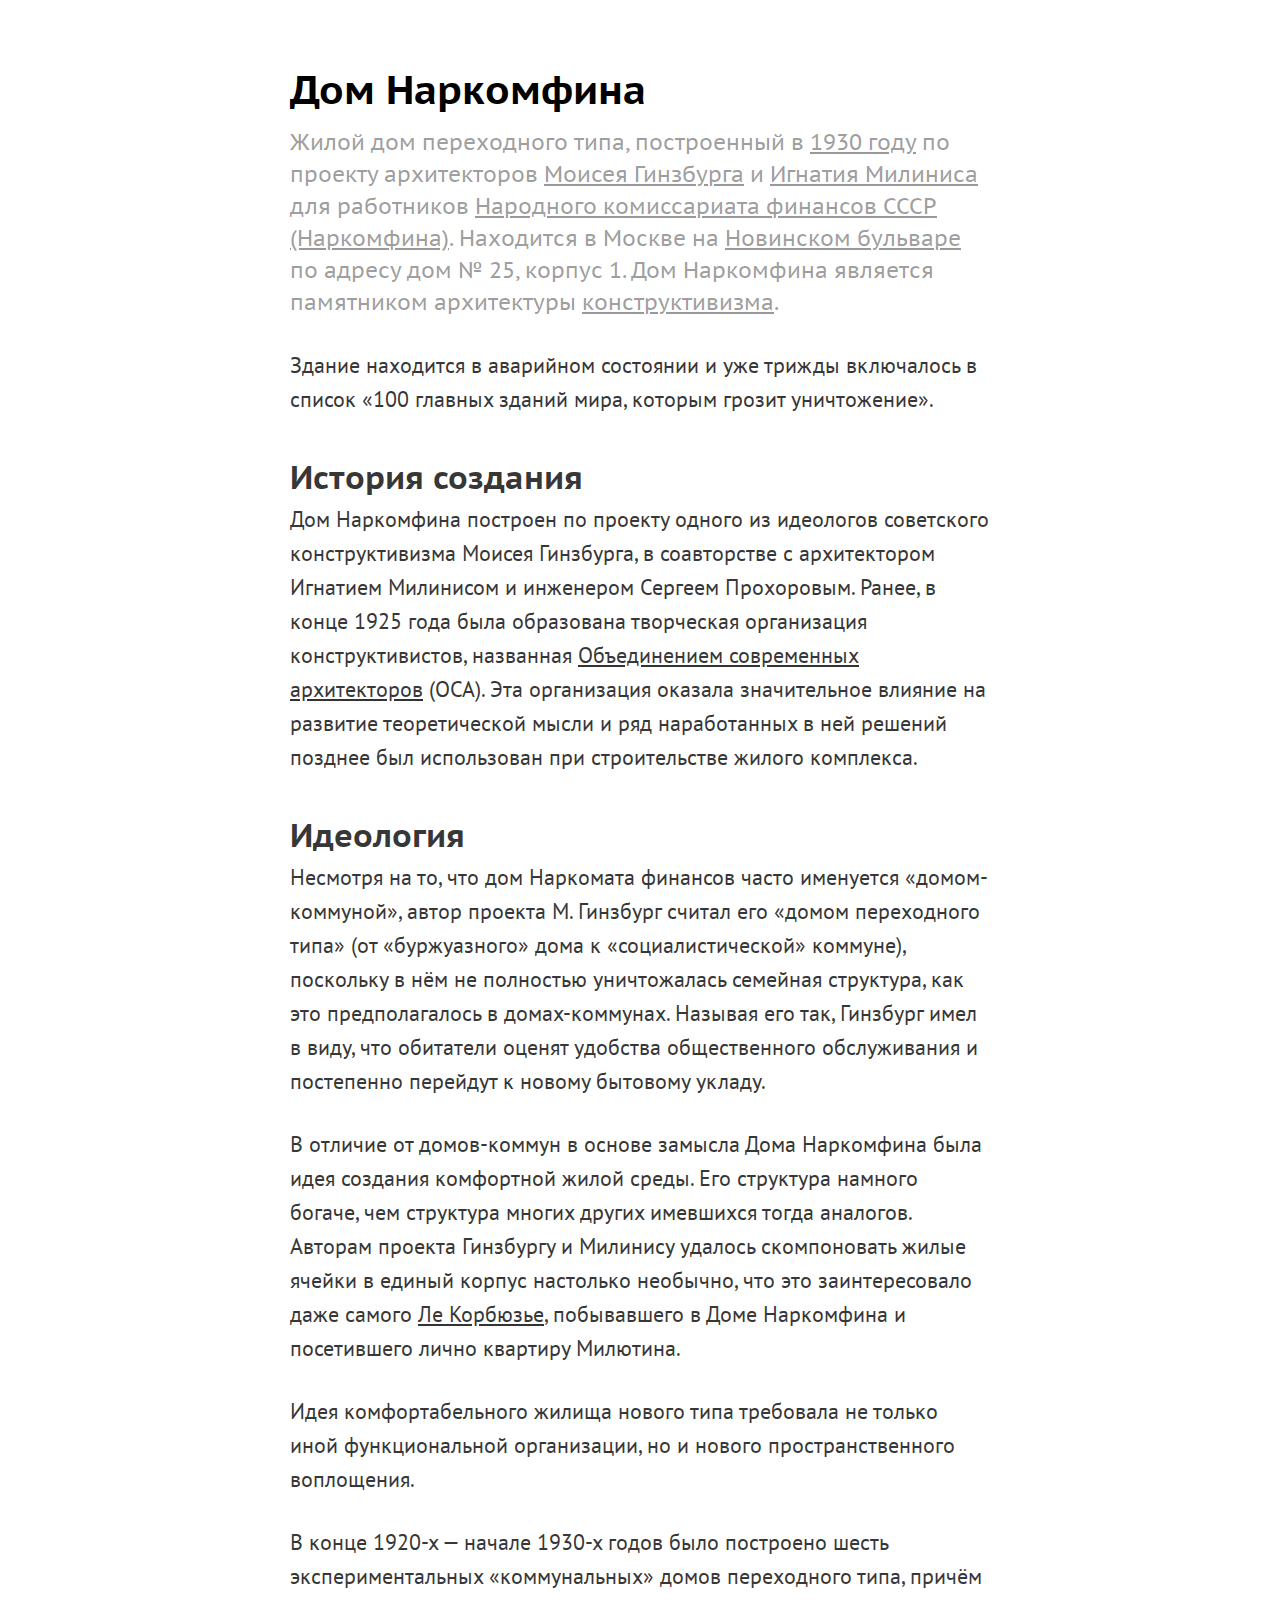
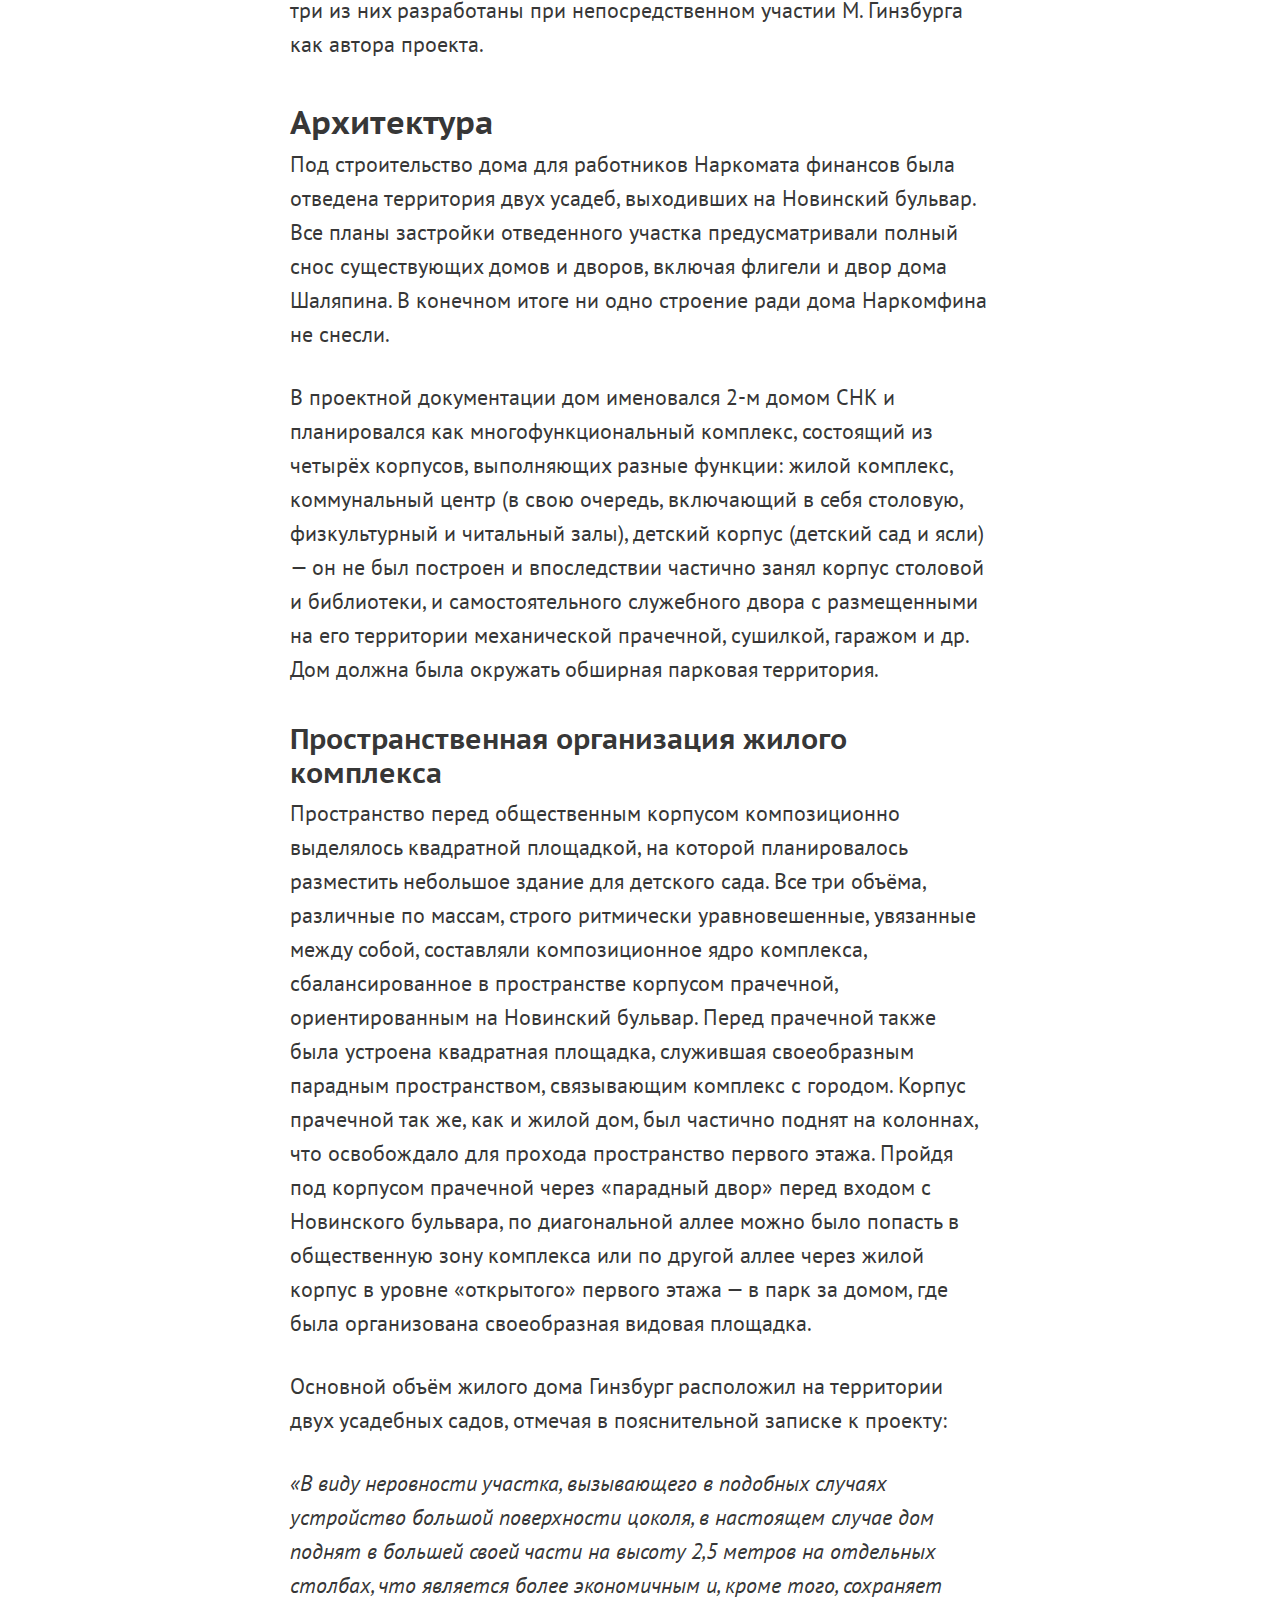
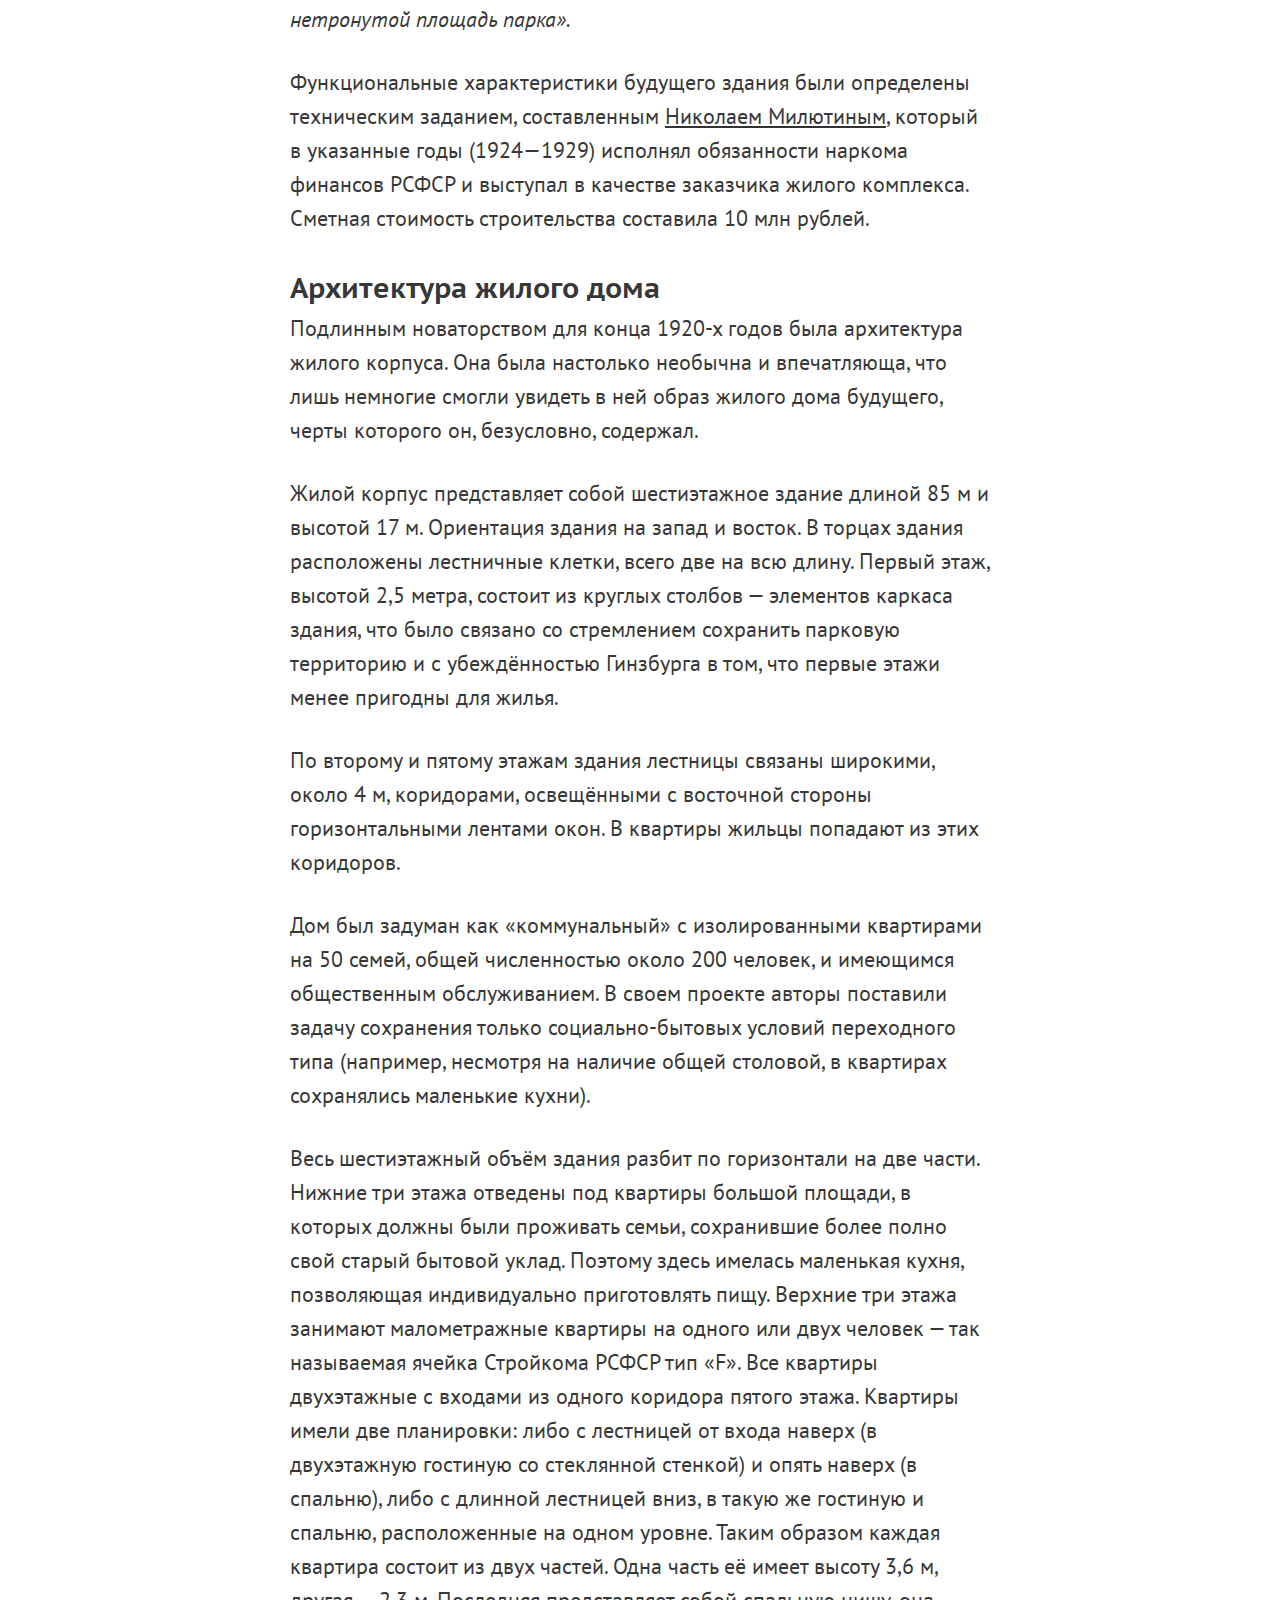
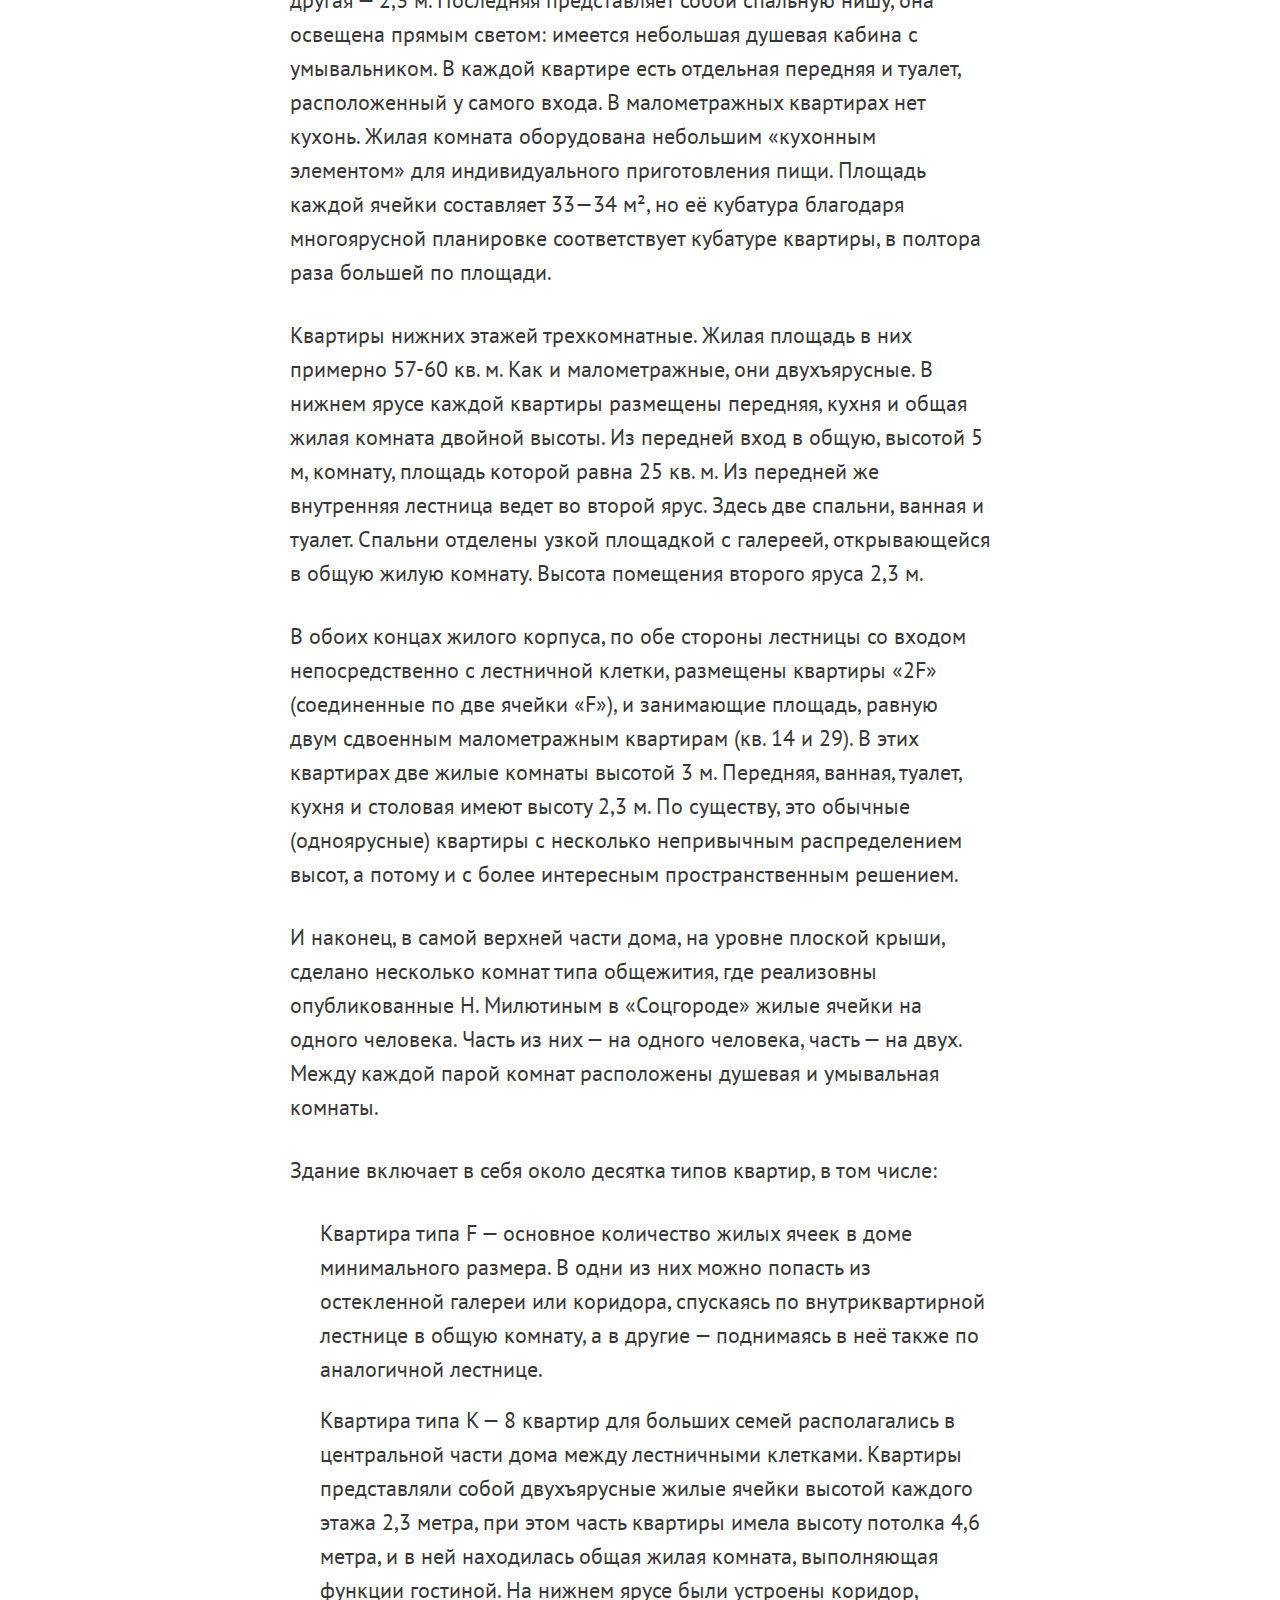
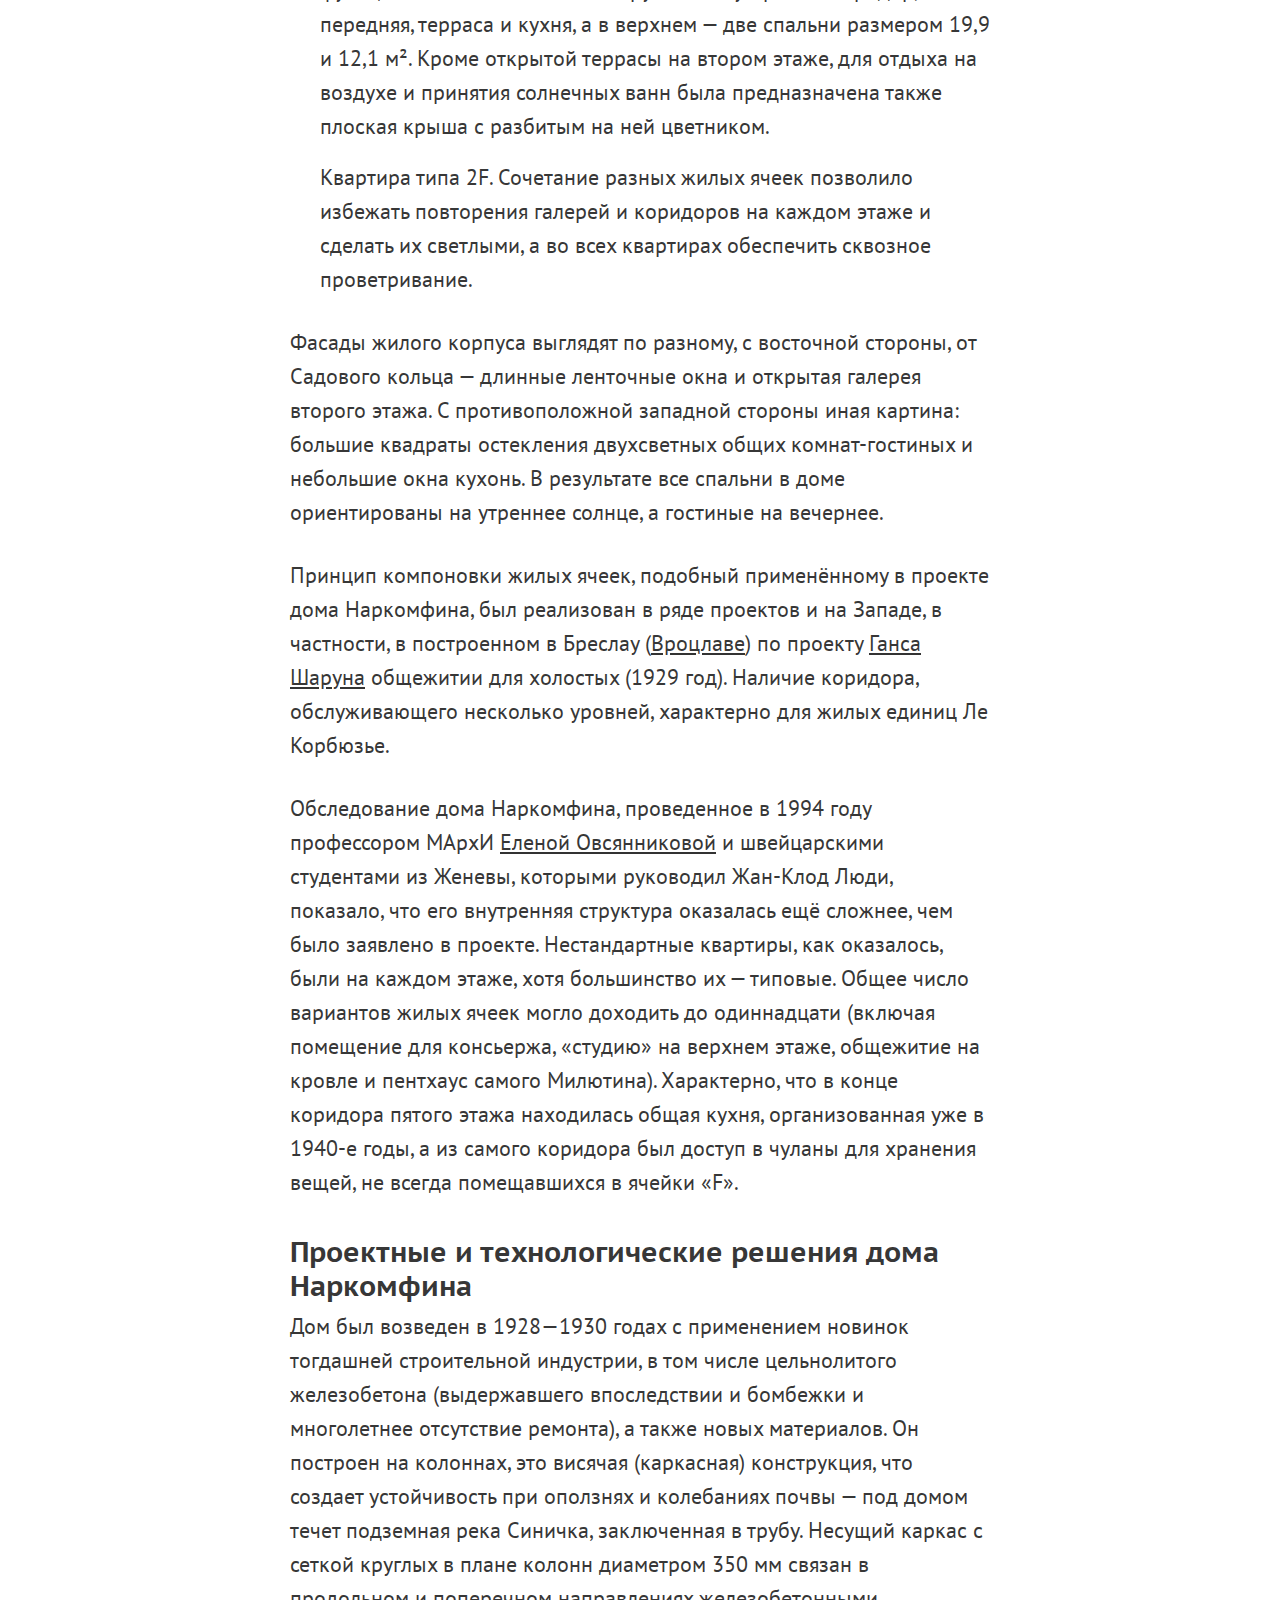
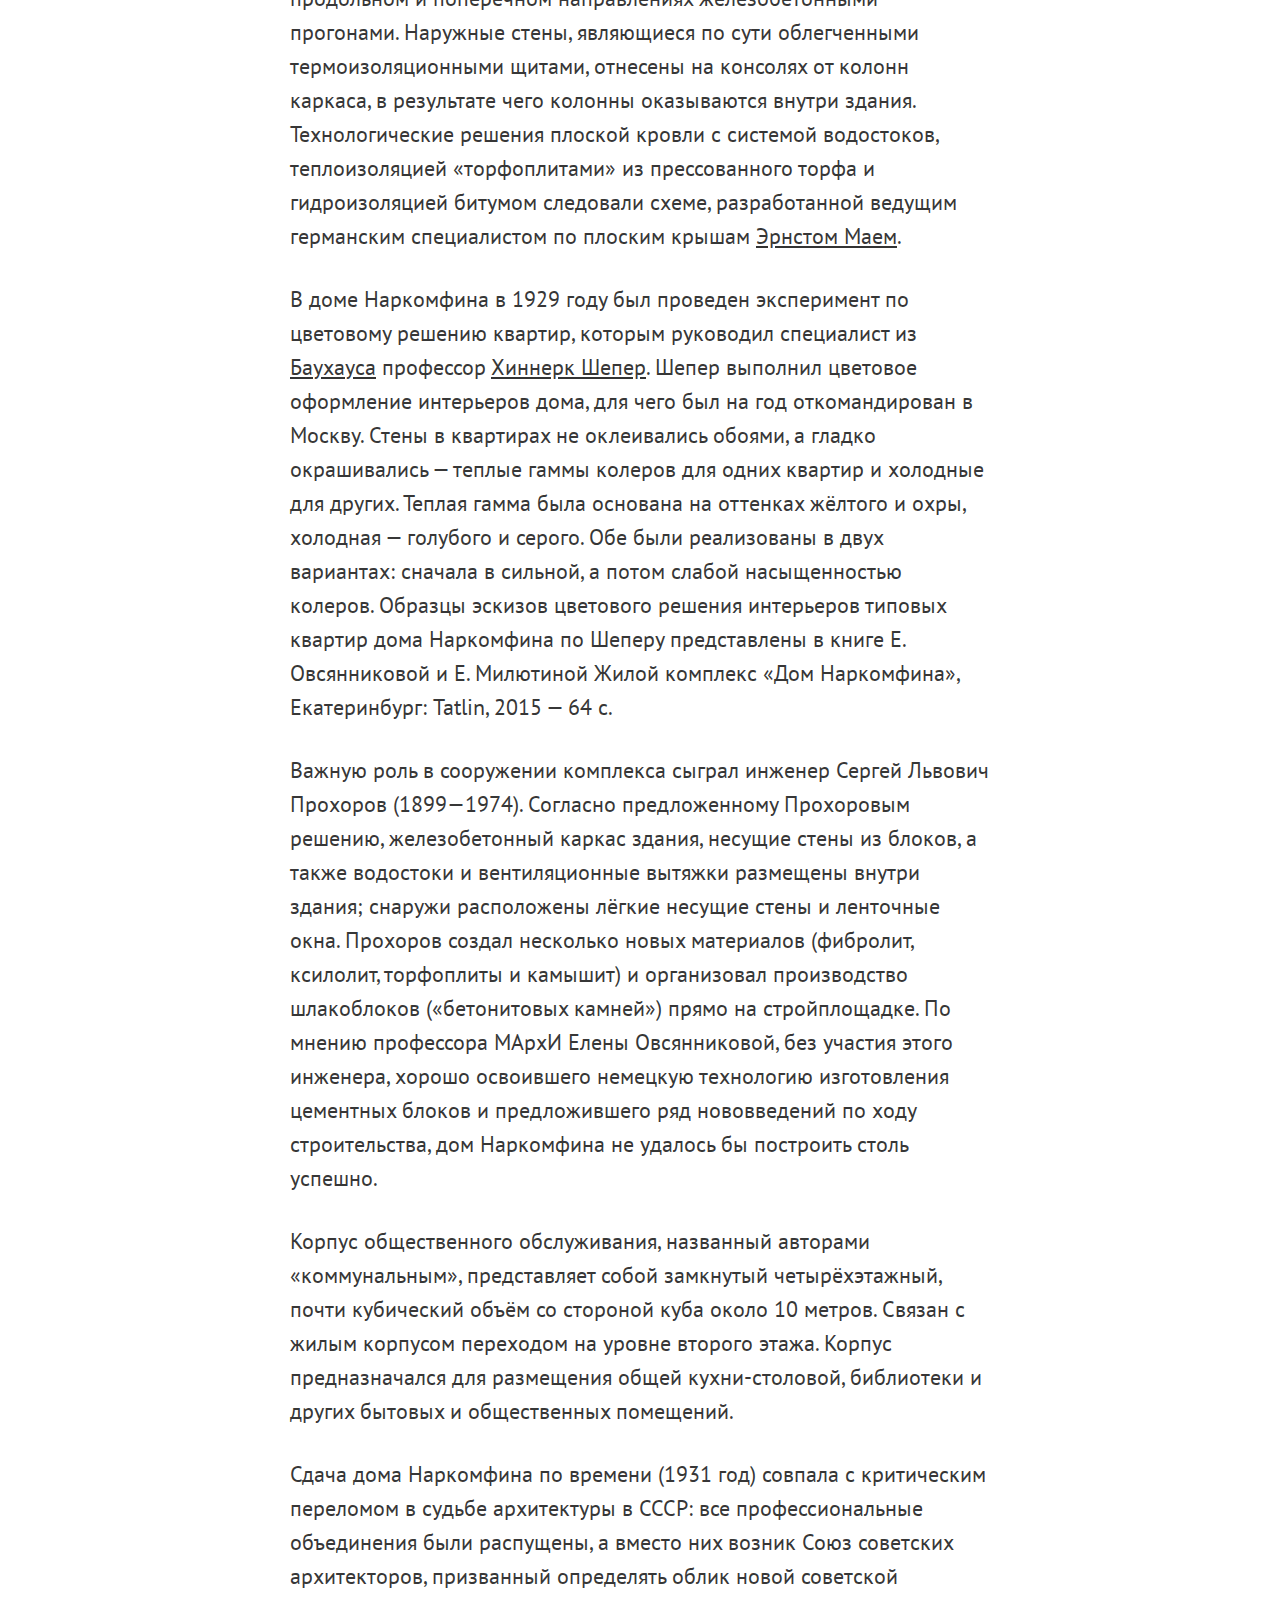
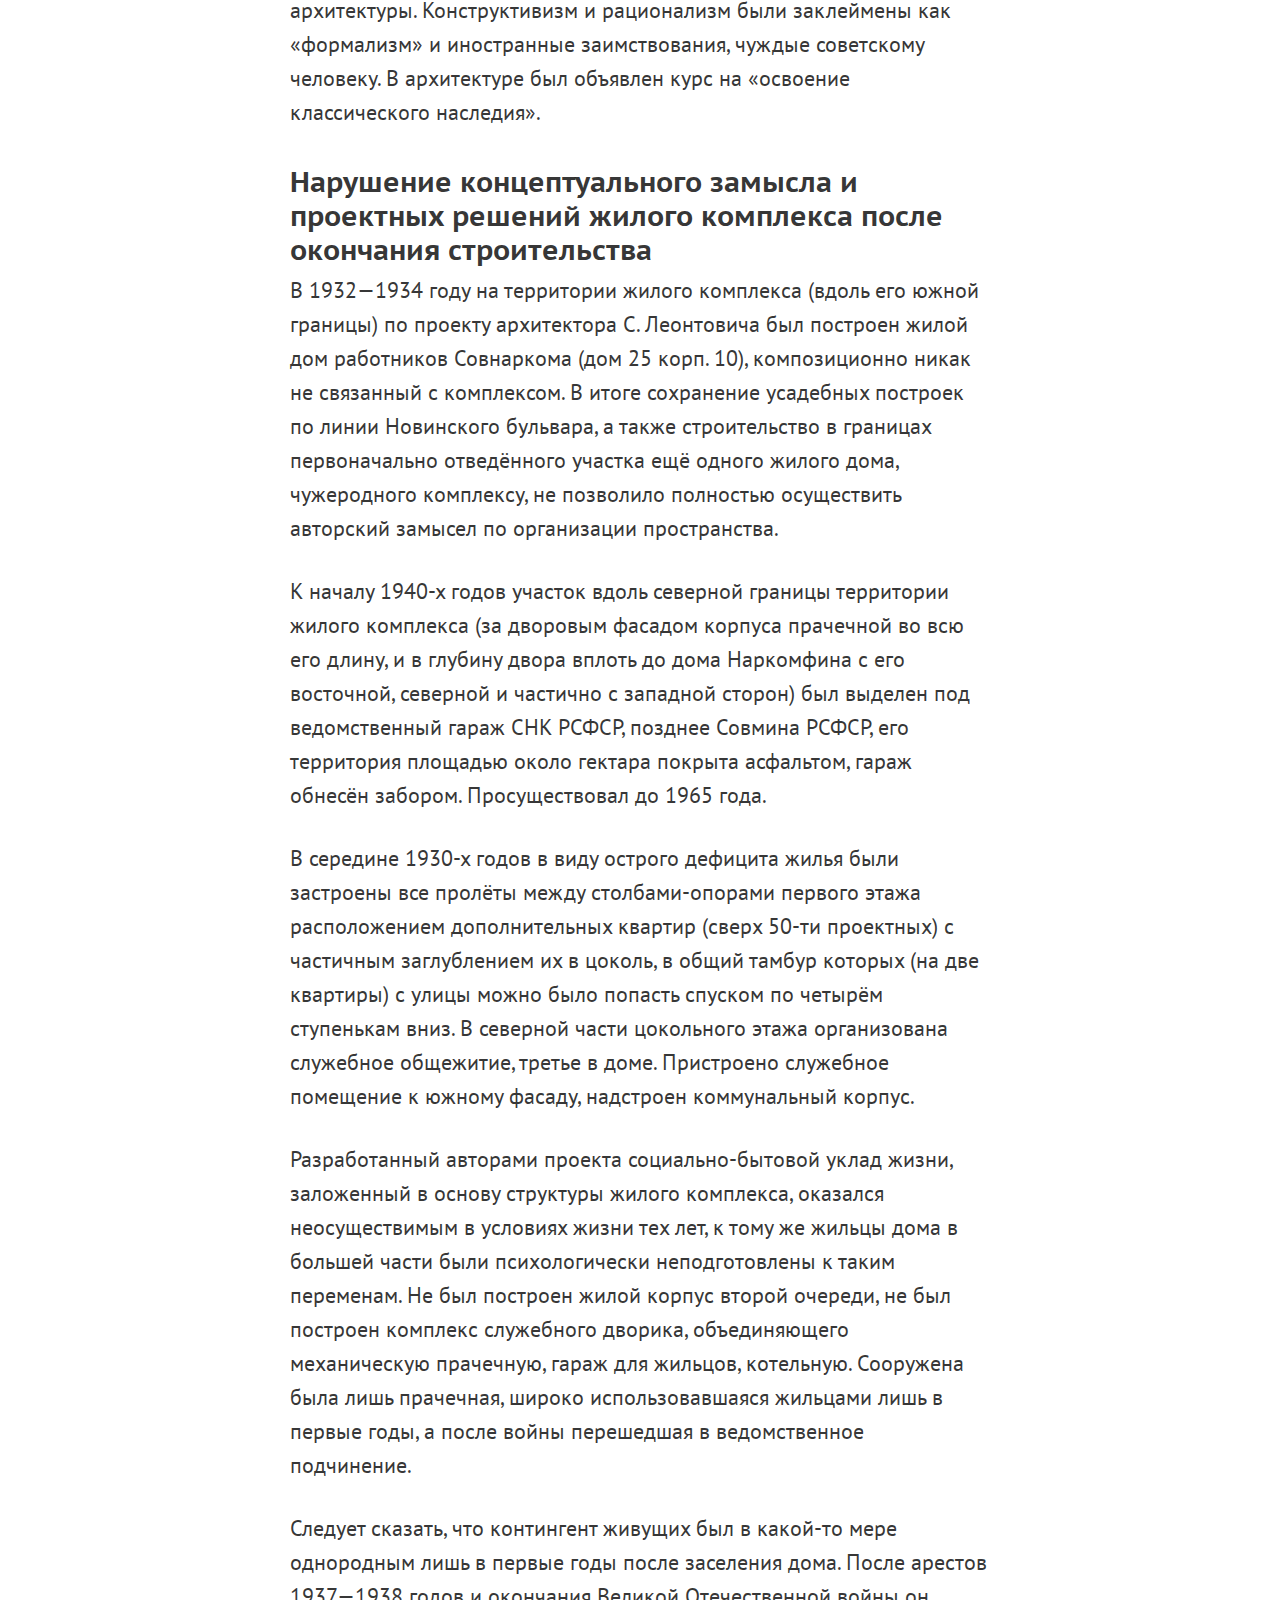
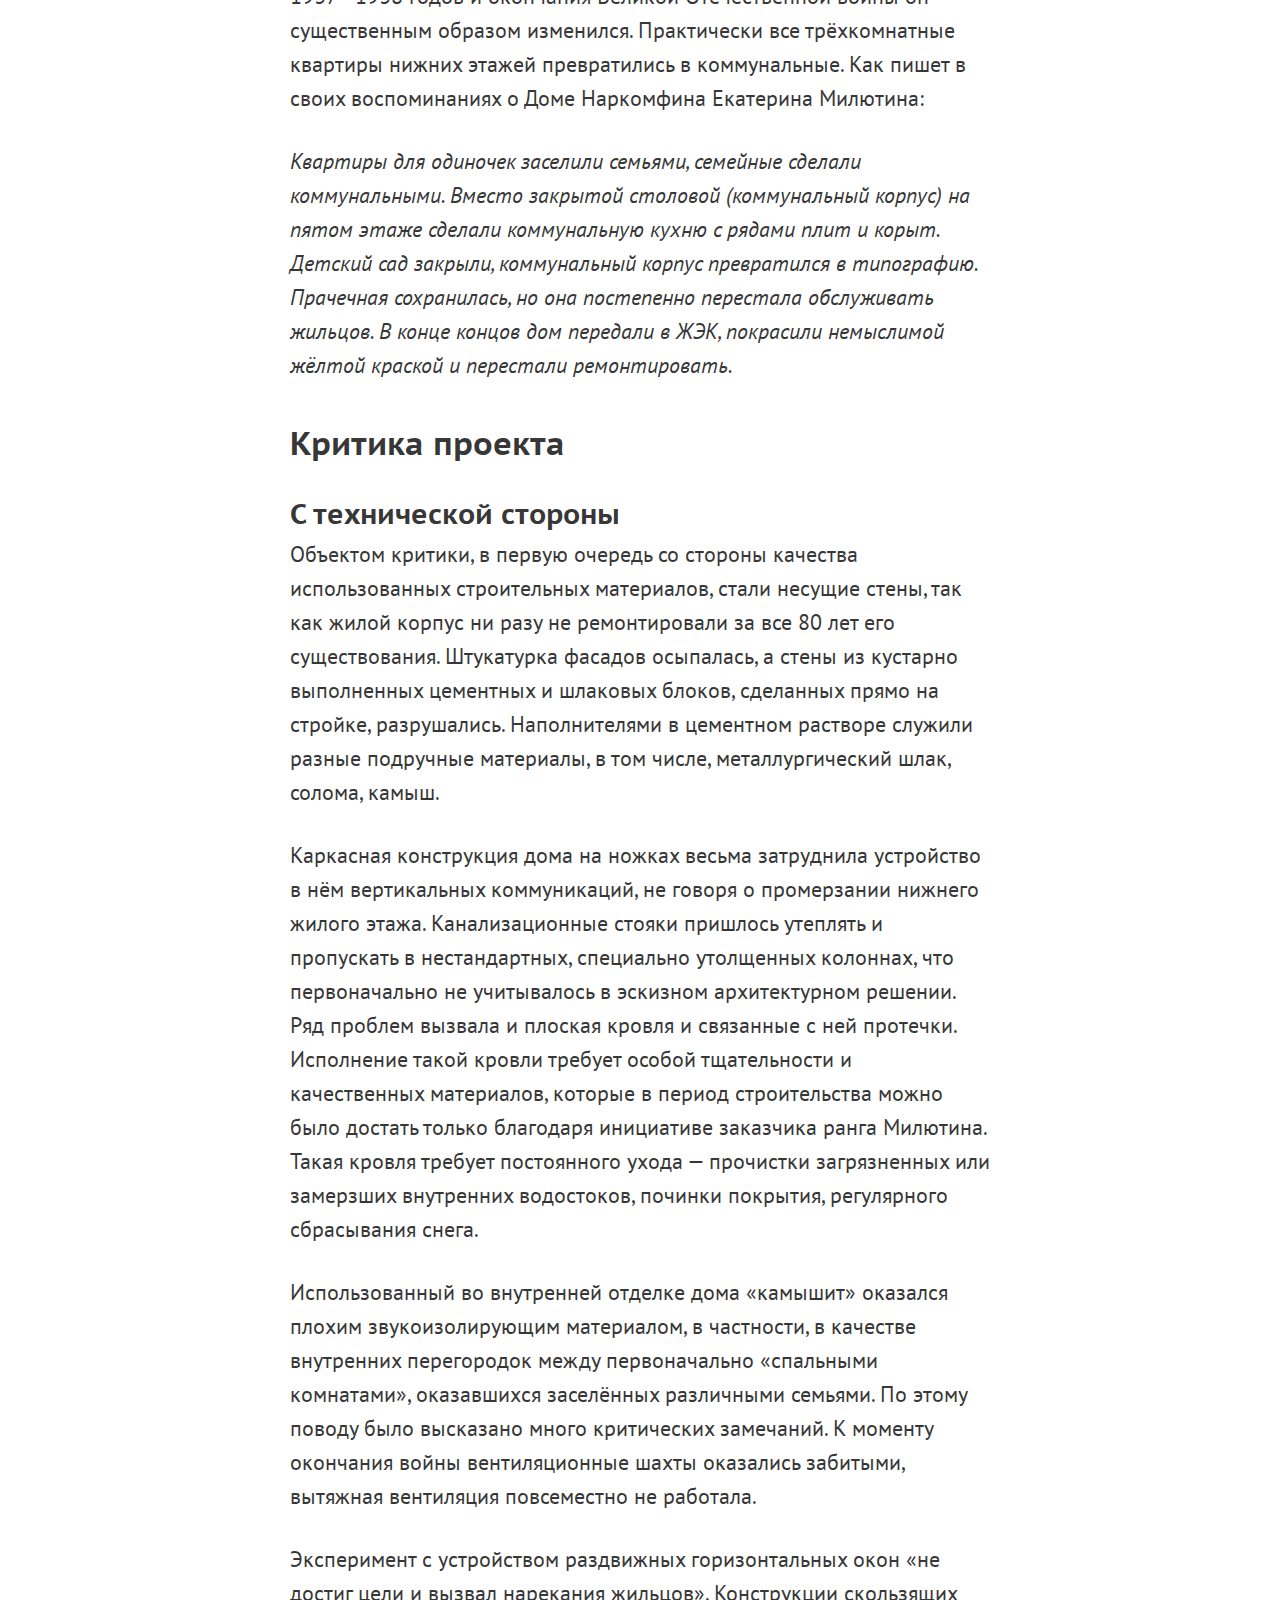
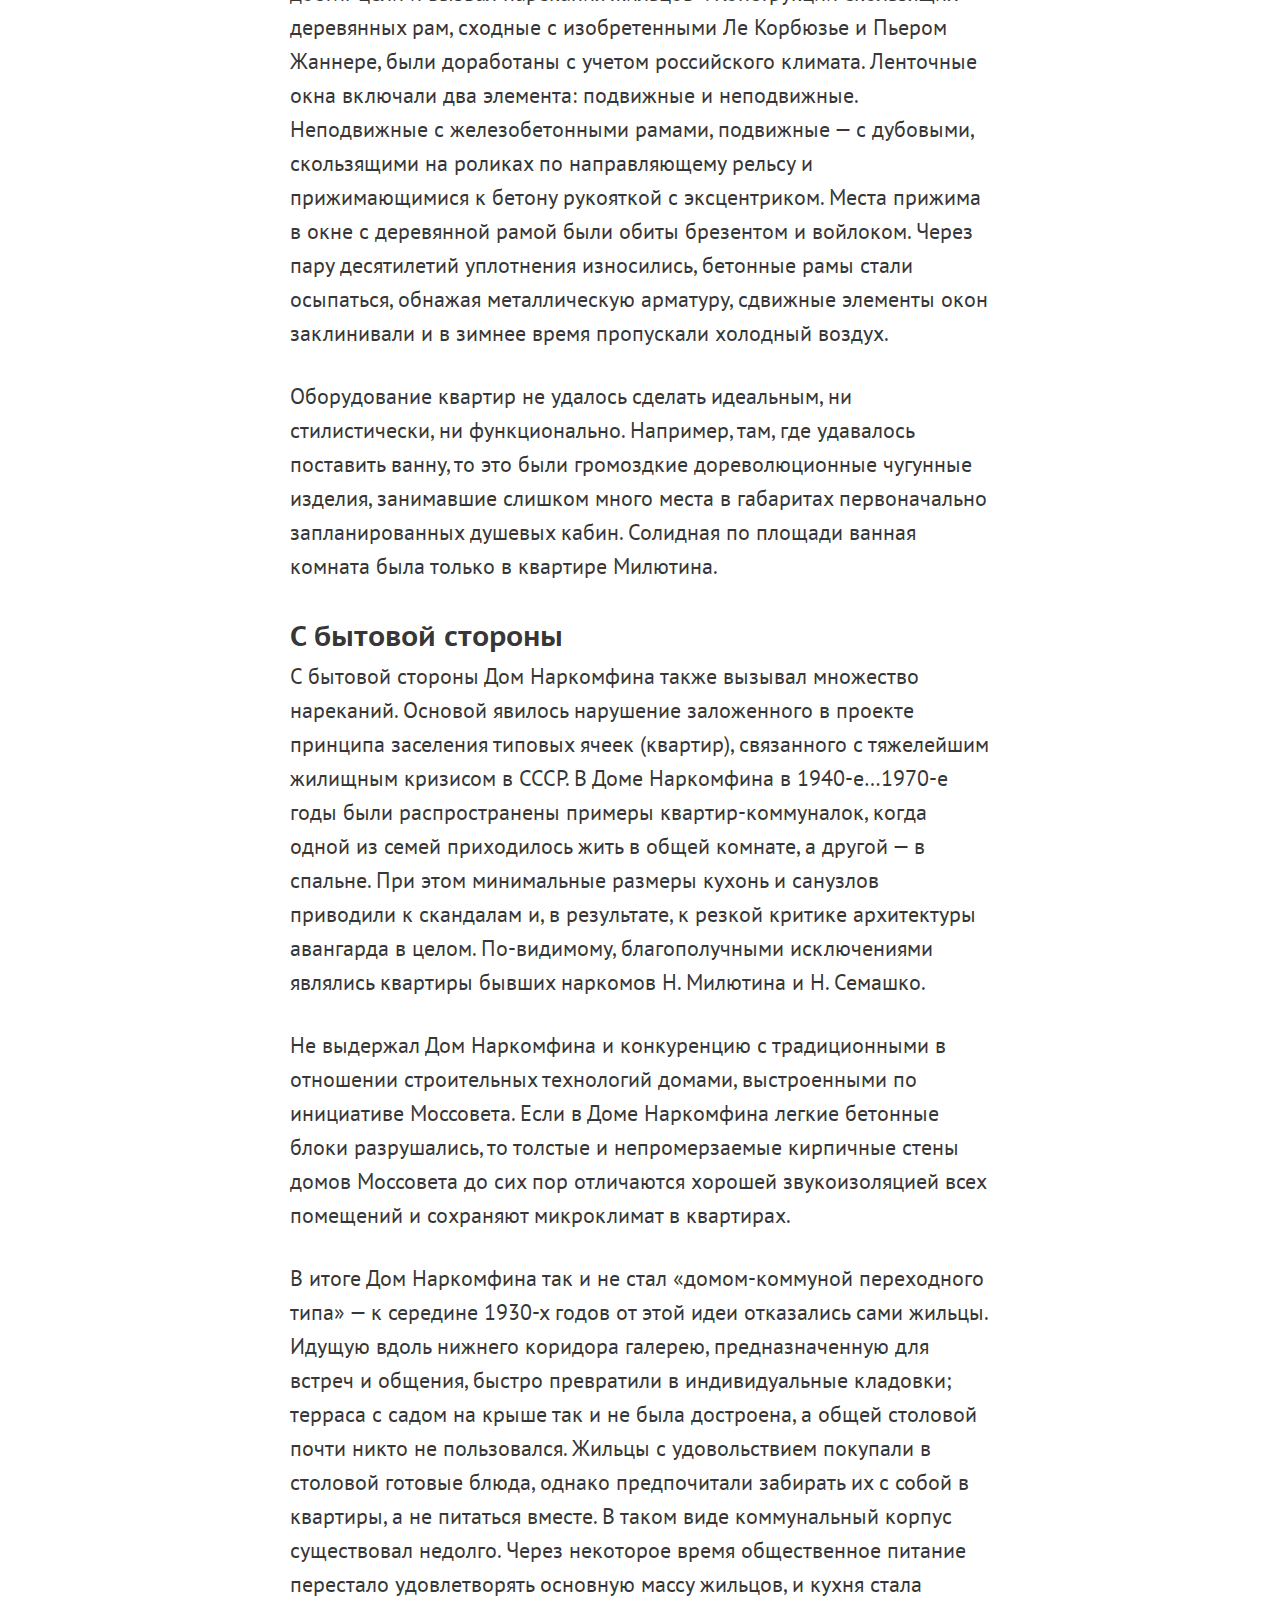
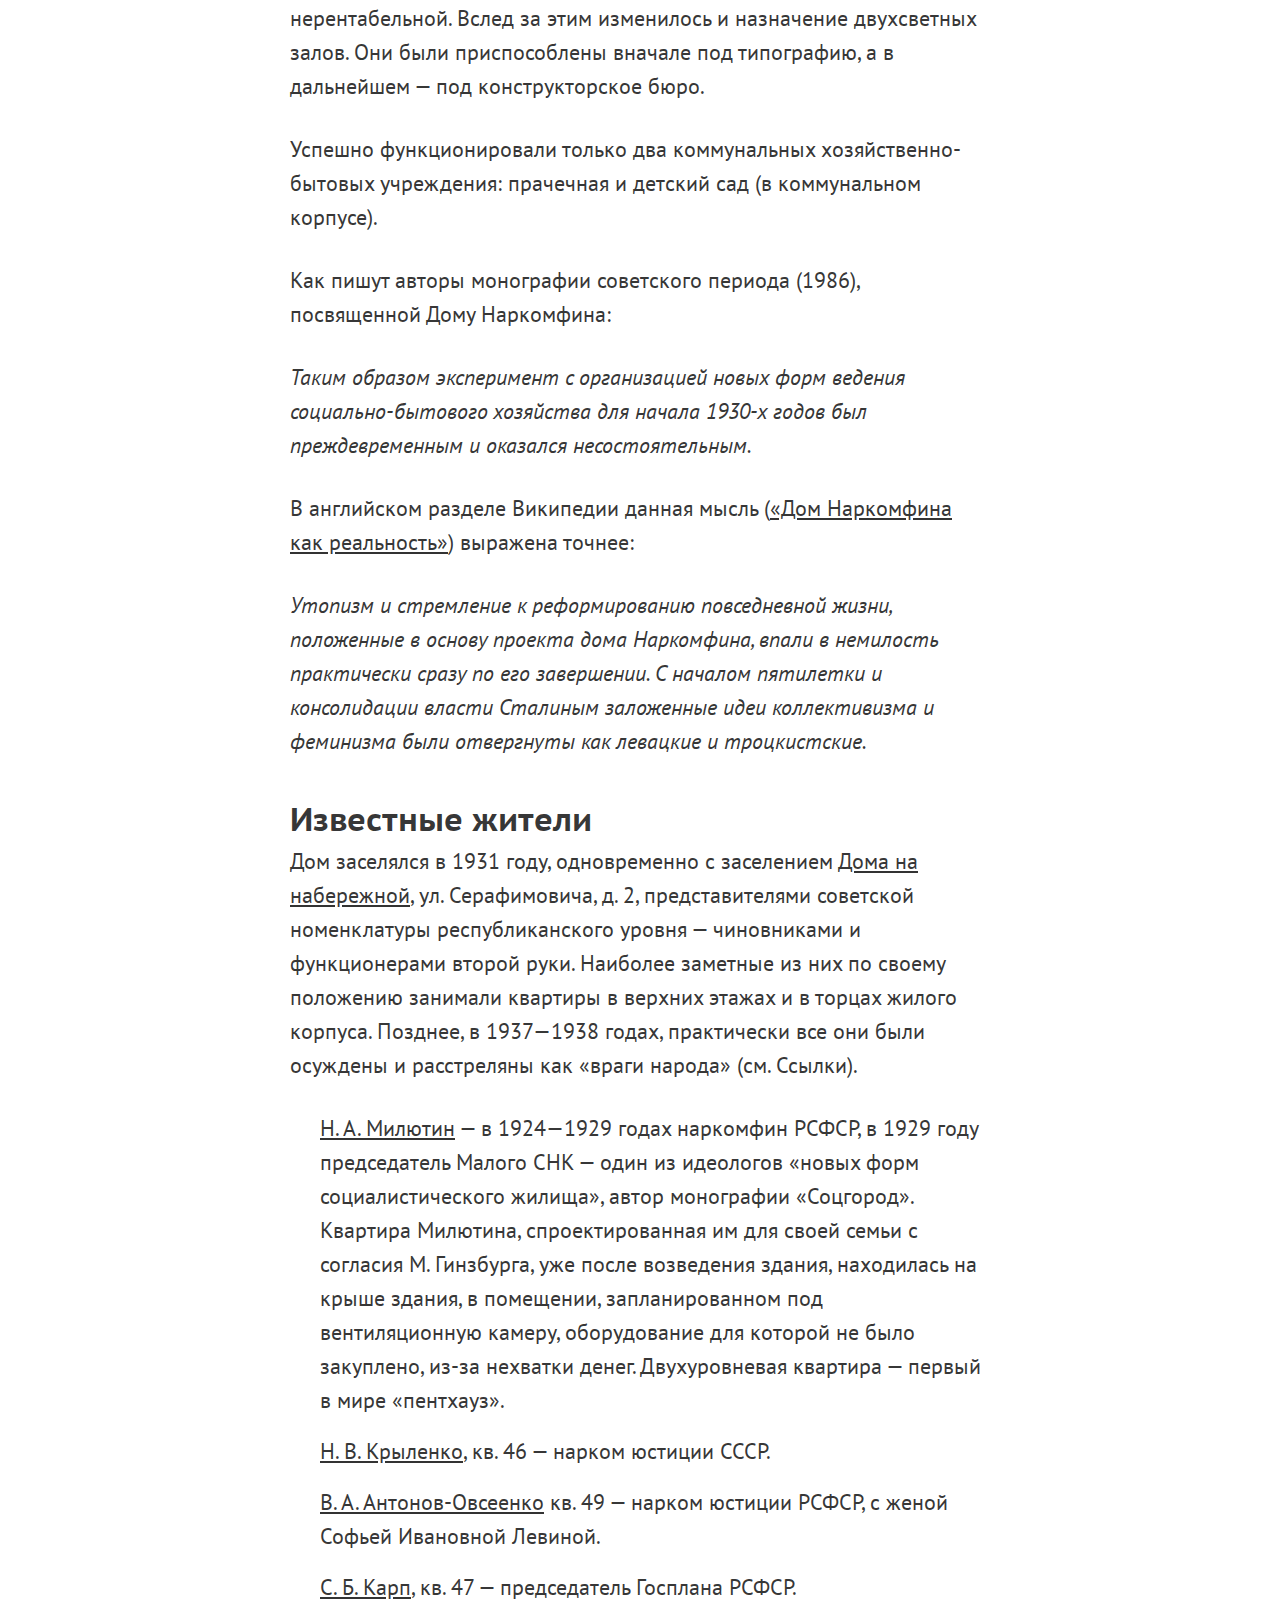
<file: zakharday/index.html>
<!DOCTYPE html>
<html>
  <head>
    <meta charset="utf-8">
    <title>Дом Наркомфина</title>
    <link rel="stylesheet" href="style.css">
  </head>
  <body>
    <h1>Дом Наркомфина</h1>
    <p>Жилой дом переходного типа, построенный в <a href="https://ru.wikipedia.org/wiki/1930_%D0%B3%D0%BE%D0%B4">1930 году</a> по проекту архитекторов <a href="https://ru.wikipedia.org/wiki/%D0%93%D0%B8%D0%BD%D0%B7%D0%B1%D1%83%D1%80%D0%B3,_%D0%9C%D0%BE%D0%B8%D1%81%D0%B5%D0%B9_%D0%AF%D0%BA%D0%BE%D0%B2%D0%BB%D0%B5%D0%B2%D0%B8%D1%87">Моисея Гинзбурга</a> и <a href="https://ru.wikipedia.org/wiki/%D0%9C%D0%B8%D0%BB%D0%B8%D0%BD%D0%B8%D1%81,_%D0%98%D0%B3%D0%BD%D0%B0%D1%82%D0%B8%D0%B9_%D0%A4%D1%80%D0%B0%D0%BD%D1%86%D0%B5%D0%B2%D0%B8%D1%87">Игнатия Милиниса</a> для работников <a href="https://ru.wikipedia.org/wiki/%D0%9D%D0%B0%D1%80%D0%BE%D0%B4%D0%BD%D1%8B%D0%B9_%D0%BA%D0%BE%D0%BC%D0%B8%D1%81%D1%81%D0%B0%D1%80%D0%B8%D0%B0%D1%82_%D1%84%D0%B8%D0%BD%D0%B0%D0%BD%D1%81%D0%BE%D0%B2">Народного комиссариата финансов СССР (Наркомфина)</a>. Находится в Москве на <a href="https://ru.wikipedia.org/wiki/%D0%9D%D0%BE%D0%B2%D0%B8%D0%BD%D1%81%D0%BA%D0%B8%D0%B9_%D0%B1%D1%83%D0%BB%D1%8C%D0%B2%D0%B0%D1%80">Новинском бульваре</a> по адресу дом № 25, корпус 1. Дом Наркомфина является памятником архитектуры <a href="https://ru.wikipedia.org/wiki/%D0%9A%D0%BE%D0%BD%D1%81%D1%82%D1%80%D1%83%D0%BA%D1%82%D0%B8%D0%B2%D0%B8%D0%B7%D0%BC_(%D0%B8%D1%81%D0%BA%D1%83%D1%81%D1%81%D1%82%D0%B2%D0%BE)">конструктивизма</a>.</p>
    <p>Здание находится в аварийном состоянии и уже трижды включалось в список «100 главных зданий мира, которым грозит уничтожение».</p>

    <h2>История создания</h2>
    <p>Дом Наркомфина построен по проекту одного из идеологов советского конструктивизма Моисея Гинзбурга, в соавторстве с архитектором Игнатием Милинисом и инженером Сергеем Прохоровым. Ранее, в конце 1925 года была образована творческая организация конструктивистов, названная <a href="https://ru.wikipedia.org/wiki/%D0%9E%D0%B1%D1%8A%D0%B5%D0%B4%D0%B8%D0%BD%D0%B5%D0%BD%D0%B8%D0%B5_%D1%81%D0%BE%D0%B2%D1%80%D0%B5%D0%BC%D0%B5%D0%BD%D0%BD%D1%8B%D1%85_%D0%B0%D1%80%D1%85%D0%B8%D1%82%D0%B5%D0%BA%D1%82%D0%BE%D1%80%D0%BE%D0%B2">Объединением современных архитекторов</a> (ОСА). Эта организация оказала значительное влияние на развитие теоретической мысли и ряд наработанных в ней решений позднее был использован при строительстве жилого комплекса.</p>

    <h2>Идеология</h2>
    <p>Несмотря на то, что дом Наркомата финансов часто именуется «домом-коммуной», автор проекта М. Гинзбург считал его «домом переходного типа» (от «буржуазного» дома к «социалистической» коммуне), поскольку в нём не полностью уничтожалась семейная структура, как это предполагалось в домах-коммунах. Называя его так, Гинзбург имел в виду, что обитатели оценят удобства общественного обслуживания и постепенно перейдут к новому бытовому укладу.</p>
    <p>В отличие от домов-коммун в основе замысла Дома Наркомфина была идея создания комфортной жилой среды. Его структура намного богаче, чем структура многих других имевшихся тогда аналогов. Авторам проекта Гинзбургу и Милинису удалось скомпоновать жилые ячейки в единый корпус настолько необычно, что это заинтересовало даже самого <a href="https://ru.wikipedia.org/wiki/%D0%9B%D0%B5_%D0%9A%D0%BE%D1%80%D0%B1%D1%8E%D0%B7%D1%8C%D0%B5">Ле Корбюзье</a>, побывавшего в Доме Наркомфина и посетившего лично квартиру Милютина.</p>
    <p>Идея комфортабельного жилища нового типа требовала не только иной функциональной организации, но и нового пространственного воплощения.</p>
    <p>В конце 1920-х — начале 1930-х годов было построено шесть экспериментальных «коммунальных» домов переходного типа, причём три из них разработаны при непосредственном участии М. Гинзбурга как автора проекта.</p>

    <h2>Архитектура</h2>
    <p>Под строительство дома для работников Наркомата финансов была отведена территория двух усадеб, выходивших на Новинский бульвар. Все планы застройки отведенного участка предусматривали полный снос существующих домов и дворов, включая флигели и двор дома Шаляпина. В конечном итоге ни одно строение ради дома Наркомфина не снесли.</p>
    <p>В проектной документации дом именовался 2-м домом СНК и планировался как многофункциональный комплекс, состоящий из четырёх корпусов, выполняющих разные функции: жилой комплекс, коммунальный центр (в свою очередь, включающий в себя столовую, физкультурный и читальный залы), детский корпус (детский сад и ясли) — он не был построен и впоследствии частично занял корпус столовой и библиотеки, и самостоятельного служебного двора с размещенными на его территории механической прачечной, сушилкой, гаражом и др. Дом должна была окружать обширная парковая территория.</p>

    <h3>Пространственная организация жилого комплекса</h3>
    <p>Пространство перед общественным корпусом композиционно выделялось квадратной площадкой, на которой планировалось разместить небольшое здание для детского сада. Все три объёма, различные по массам, строго ритмически уравновешенные, увязанные между собой, составляли композиционное ядро комплекса, сбалансированное в пространстве корпусом прачечной, ориентированным на Новинский бульвар. Перед прачечной также была устроена квадратная площадка, служившая своеобразным парадным пространством, связывающим комплекс с городом. Корпус прачечной так же, как и жилой дом, был частично поднят на колоннах, что освобождало для прохода пространство первого этажа. Пройдя под корпусом прачечной через «парадный двор» перед входом с Новинского бульвара, по диагональной аллее можно было попасть в общественную зону комплекса или по другой аллее через жилой корпус в уровне «открытого» первого этажа — в парк за домом, где была организована своеобразная видовая площадка.</p>
    <p>Основной объём жилого дома Гинзбург расположил на территории двух усадебных садов, отмечая в пояснительной записке к проекту:<p>
    <blockquote cite="https://ru.wikipedia.org/wiki/%D0%94%D0%BE%D0%BC_%D0%9D%D0%B0%D1%80%D0%BA%D0%BE%D0%BC%D1%84%D0%B8%D0%BD%D0%B0">«В виду неровности участка, вызывающего в подобных случаях устройство большой поверхности цоколя, в настоящем случае дом поднят в большей своей части на высоту 2,5 метров на отдельных столбах, что является более экономичным и, кроме того, сохраняет нетронутой площадь парка».</blockquote>
    <p>Функциональные характеристики будущего здания были определены техническим заданием, составленным <a href="https://ru.wikipedia.org/wiki/%D0%9C%D0%B8%D0%BB%D1%8E%D1%82%D0%B8%D0%BD,_%D0%9D%D0%B8%D0%BA%D0%BE%D0%BB%D0%B0%D0%B9_%D0%90%D0%BB%D0%B5%D0%BA%D1%81%D0%B0%D0%BD%D0%B4%D1%80%D0%BE%D0%B2%D0%B8%D1%87">Николаем Милютиным</a>, который в указанные годы (1924—1929) исполнял обязанности наркома финансов РСФСР и выступал в качестве заказчика жилого комплекса. Сметная стоимость строительства составила 10 млн рублей.</p>

    <h3>Архитектура жилого дома</h3>
    <p>Подлинным новаторством для конца 1920-х годов была архитектура жилого корпуса. Она была настолько необычна и впечатляюща, что лишь немногие смогли увидеть в ней образ жилого дома будущего, черты которого он, безусловно, содержал.</p>
    <p>Жилой корпус представляет собой шестиэтажное здание длиной 85 м и высотой 17 м. Ориентация здания на запад и восток. В торцах здания расположены лестничные клетки, всего две на всю длину. Первый этаж, высотой 2,5 метра, состоит из круглых столбов — элементов каркаса здания, что было связано со стремлением сохранить парковую территорию и с убеждённостью Гинзбурга в том, что первые этажи менее пригодны для жилья.</p>
    <p>По второму и пятому этажам здания лестницы связаны широкими, около 4 м, коридорами, освещёнными с восточной стороны горизонтальными лентами окон. В квартиры жильцы попадают из этих коридоров.</p>
    <p>Дом был задуман как «коммунальный» с изолированными квартирами на 50 семей, общей численностью около 200 человек, и имеющимся общественным обслуживанием. В своем проекте авторы поставили задачу сохранения только социально-бытовых условий переходного типа (например, несмотря на наличие общей столовой, в квартирах сохранялись маленькие кухни).</p>
    <p>Весь шестиэтажный объём здания разбит по горизонтали на две части. Нижние три этажа отведены под квартиры большой площади, в которых должны были проживать семьи, сохранившие более полно свой старый бытовой уклад. Поэтому здесь имелась маленькая кухня, позволяющая индивидуально приготовлять пищу. Верхние три этажа занимают малометражные квартиры на одного или двух человек — так называемая ячейка Стройкома РСФСР тип «F». Все квартиры двухэтажные с входами из одного коридора пятого этажа. Квартиры имели две планировки: либо с лестницей от входа наверх (в двухэтажную гостиную со стеклянной стенкой) и опять наверх (в спальню), либо с длинной лестницей вниз, в такую же гостиную и спальню, расположенные на одном уровне. Таким образом каждая квартира состоит из двух частей. Одна часть её имеет высоту 3,6 м, другая — 2,3 м. Последняя представляет собой спальную нишу, она освещена прямым светом: имеется небольшая душевая кабина с умывальником. В каждой квартире есть отдельная передняя и туалет, расположенный у самого входа. В малометражных квартирах нет кухонь. Жилая комната оборудована небольшим «кухонным элементом» для индивидуального приготовления пищи. Площадь каждой ячейки составляет 33—34 м², но её кубатура благодаря многоярусной планировке соответствует кубатуре квартиры, в полтора раза большей по площади.</p>
    <p>Квартиры нижних этажей трехкомнатные. Жилая площадь в них примерно 57-60 кв. м. Как и малометражные, они двухъярусные. В нижнем ярусе каждой квартиры размещены передняя, кухня и общая жилая комната двойной высоты. Из передней вход в общую, высотой 5 м, комнату, площадь которой равна 25 кв. м. Из передней же внутренняя лестница ведет во второй ярус. Здесь две спальни, ванная и туалет. Спальни отделены узкой площадкой с галереей, открывающейся в общую жилую комнату. Высота помещения второго яруса 2,3 м.</p>
    <p>В обоих концах жилого корпуса, по обе стороны лестницы со входом непосредственно с лестничной клетки, размещены квартиры «2F» (соединенные по две ячейки «F»), и занимающие площадь, равную двум сдвоенным малометражным квартирам (кв. 14 и 29). В этих квартирах две жилые комнаты высотой 3 м. Передняя, ванная, туалет, кухня и столовая имеют высоту 2,3 м. По существу, это обычные (одноярусные) квартиры с несколько непривычным распределением высот, а потому и с более интересным пространственным решением.</p>
    <p>И наконец, в самой верхней части дома, на уровне плоской крыши, сделано несколько комнат типа общежития, где реализовны опубликованные Н. Милютиным в «Соцгороде» жилые ячейки на одного человека. Часть из них — на одного человека, часть — на двух. Между каждой парой комнат расположены душевая и умывальная комнаты.</p>
    <p>Здание включает в себя около десятка типов квартир, в том числе:</p>

    <ul>
      <li>Квартира типа F — основное количество жилых ячеек в доме минимального размера. В одни из них можно попасть из остекленной галереи или коридора, спускаясь по внутриквартирной лестнице в общую комнату, а в другие — поднимаясь в неё также по аналогичной лестнице.</li>
      <li>Квартира типа K — 8 квартир для больших семей располагались в центральной части дома между лестничными клетками. Квартиры представляли собой двухъярусные жилые ячейки высотой каждого этажа 2,3 метра, при этом часть квартиры имела высоту потолка 4,6 метра, и в ней находилась общая жилая комната, выполняющая функции гостиной. На нижнем ярусе были устроены коридор, передняя, терраса и кухня, а в верхнем — две спальни размером 19,9 и 12,1 м². Кроме открытой террасы на втором этаже, для отдыха на воздухе и принятия солнечных ванн была предназначена также плоская крыша с разбитым на ней цветником.</li>
      <li>Квартира типа 2F. Сочетание разных жилых ячеек позволило избежать повторения галерей и коридоров на каждом этаже и сделать их светлыми, а во всех квартирах обеспечить сквозное проветривание.</li>
    </ul>

    <p>Фасады жилого корпуса выглядят по разному, с восточной стороны, от Садового кольца — длинные ленточные окна и открытая галерея второго этажа. С противоположной западной стороны иная картина: большие квадраты остекления двухсветных общих комнат-гостиных и небольшие окна кухонь. В результате все спальни в доме ориентированы на утреннее солнце, а гостиные на вечернее.</p>
    <p>Принцип компоновки жилых ячеек, подобный применённому в проекте дома Наркомфина, был реализован в ряде проектов и на Западе, в частности, в построенном в Бреслау (<a href="https://ru.wikipedia.org/wiki/%D0%92%D1%80%D0%BE%D1%86%D0%BB%D0%B0%D0%B2">Вроцлаве</a>) по проекту <a href="https://ru.wikipedia.org/wiki/%D0%A8%D0%B0%D1%80%D1%83%D0%BD,_%D0%93%D0%B0%D0%BD%D1%81_%D0%91%D0%B5%D1%80%D0%BD%D1%85%D0%B0%D1%80%D0%B4">Ганса Шаруна</a> общежитии для холостых (1929 год). Наличие коридора, обслуживающего несколько уровней, характерно для жилых единиц Ле Корбюзье.</p>
    <p>Обследование дома Наркомфина, проведенное в 1994 году профессором МАрхИ <a href="https://ru.wikipedia.org/wiki/%D0%9E%D0%B2%D1%81%D1%8F%D0%BD%D0%BD%D0%B8%D0%BA%D0%BE%D0%B2%D0%B0,_%D0%95%D0%BB%D0%B5%D0%BD%D0%B0_%D0%91%D0%BE%D1%80%D0%B8%D1%81%D0%BE%D0%B2%D0%BD%D0%B0">Еленой Овсянниковой</a> и швейцарскими студентами из Женевы, которыми руководил Жан-Клод Люди, показало, что его внутренняя структура оказалась ещё сложнее, чем было заявлено в проекте. Нестандартные квартиры, как оказалось, были на каждом этаже, хотя большинство их — типовые. Общее число вариантов жилых ячеек могло доходить до одиннадцати (включая помещение для консьержа, «студию» на верхнем этаже, общежитие на кровле и пентхаус самого Милютина). Характерно, что в конце коридора пятого этажа находилась общая кухня, организованная уже в 1940-е годы, а из самого коридора был доступ в чуланы для хранения вещей, не всегда помещавшихся в ячейки «F».</p>

    <h3>Проектные и технологические решения дома Наркомфина</h3>
    <p>Дом был возведен в 1928—1930 годах с применением новинок тогдашней строительной индустрии, в том числе цельнолитого железобетона (выдержавшего впоследствии и бомбежки и многолетнее отсутствие ремонта), а также новых материалов. Он построен на колоннах, это висячая (каркасная) конструкция, что создает устойчивость при оползнях и колебаниях почвы — под домом течет подземная река Синичка, заключенная в трубу. Несущий каркас с сеткой круглых в плане колонн диаметром 350 мм связан в продольном и поперечном направлениях железобетонными прогонами. Наружные стены, являющиеся по сути облегченными термоизоляционными щитами, отнесены на консолях от колонн каркаса, в результате чего колонны оказываются внутри здания. Технологические решения плоской кровли с системой водостоков, теплоизоляцией «торфоплитами» из прессованного торфа и гидроизоляцией битумом следовали схеме, разработанной ведущим германским специалистом по плоским крышам <a href="https://ru.wikipedia.org/wiki/%D0%9C%D0%B0%D0%B9,_%D0%AD%D1%80%D0%BD%D1%81%D1%82">Эрнстом Маем</a>.</p>
    <p>В доме Наркомфина в 1929 году был проведен эксперимент по цветовому решению квартир, которым руководил специалист из <a href="https://ru.wikipedia.org/wiki/%D0%91%D0%B0%D1%83%D1%85%D0%B0%D1%83%D0%B7">Баухауса</a> профессор <a href="https://de.wikipedia.org/wiki/Hinnerk_Scheper">Хиннерк Шепер</a>. Шепер выполнил цветовое оформление интерьеров дома, для чего был на год откомандирован в Москву. Стены в квартирах не оклеивались обоями, а гладко окрашивались — теплые гаммы колеров для одних квартир и холодные для других. Теплая гамма была основана на оттенках жёлтого и охры, холодная — голубого и серого. Обе были реализованы в двух вариантах: сначала в сильной, а потом слабой насыщенностью колеров. Образцы эскизов цветового решения интерьеров типовых квартир дома Наркомфина по Шеперу представлены в книге Е. Овсянниковой и Е. Милютиной Жилой комплекс «Дом Наркомфина», Екатеринбург: Tatlin, 2015 — 64 с.</p>
    <p>Важную роль в сооружении комплекса сыграл инженер Сергей Львович Прохоров (1899—1974). Согласно предложенному Прохоровым решению, железобетонный каркас здания, несущие стены из блоков, а также водостоки и вентиляционные вытяжки размещены внутри здания; снаружи расположены лёгкие несущие стены и ленточные окна. Прохоров создал несколько новых материалов (фибролит, ксилолит, торфоплиты и камышит) и организовал производство шлакоблоков («бетонитовых камней») прямо на стройплощадке. По мнению профессора МАрхИ Елены Овсянниковой, без участия этого инженера, хорошо освоившего немецкую технологию изготовления цементных блоков и предложившего ряд нововведений по ходу строительства, дом Наркомфина не удалось бы построить столь успешно.</p>
    <p>Корпус общественного обслуживания, названный авторами «коммунальным», представляет собой замкнутый четырёхэтажный, почти кубический объём со стороной куба около 10 метров. Связан с жилым корпусом переходом на уровне второго этажа. Корпус предназначался для размещения общей кухни-столовой, библиотеки и других бытовых и общественных помещений.</p>
    <p>Сдача дома Наркомфина по времени (1931 год) совпала с критическим переломом в судьбе архитектуры в СССР: все профессиональные объединения были распущены, а вместо них возник Союз советских архитекторов, призванный определять облик новой советской архитектуры. Конструктивизм и рационализм были заклеймены как «формализм» и иностранные заимствования, чуждые советскому человеку. В архитектуре был объявлен курс на «освоение классического наследия».</p>

    <h3>Нарушение концептуального замысла и проектных решений жилого комплекса после окончания строительства</h3>
    <p>В 1932—1934 году на территории жилого комплекса (вдоль его южной границы) по проекту архитектора С. Леонтовича был построен жилой дом работников Совнаркома (дом 25 корп. 10), композиционно никак не связанный с комплексом. В итоге сохранение усадебных построек по линии Новинского бульвара, а также строительство в границах первоначально отведённого участка ещё одного жилого дома, чужеродного комплексу, не позволило полностью осуществить авторский замысел по организации пространства.</p>
    <p>К началу 1940-х годов участок вдоль северной границы территории жилого комплекса (за дворовым фасадом корпуса прачечной во всю его длину, и в глубину двора вплоть до дома Наркомфина с его восточной, северной и частично с западной сторон) был выделен под ведомственный гараж СНК РСФСР, позднее Совмина РСФСР, его территория площадью около гектара покрыта асфальтом, гараж обнесён забором. Просуществовал до 1965 года.</p>
    <p>В середине 1930-х годов в виду острого дефицита жилья были застроены все пролёты между столбами-опорами первого этажа расположением дополнительных квартир (сверх 50-ти проектных) с частичным заглублением их в цоколь, в общий тамбур которых (на две квартиры) с улицы можно было попасть спуском по четырём ступенькам вниз. В северной части цокольного этажа организована служебное общежитие, третье в доме. Пристроено служебное помещение к южному фасаду, надстроен коммунальный корпус.</p>
    <p>Разработанный авторами проекта социально-бытовой уклад жизни, заложенный в основу структуры жилого комплекса, оказался неосуществимым в условиях жизни тех лет, к тому же жильцы дома в большей части были психологически неподготовлены к таким переменам. Не был построен жилой корпус второй очереди, не был построен комплекс служебного дворика, объединяющего механическую прачечную, гараж для жильцов, котельную. Сооружена была лишь прачечная, широко использовавшаяся жильцами лишь в первые годы, а после войны перешедшая в ведомственное подчинение.</p>
    <p>Следует сказать, что контингент живущих был в какой-то мере однородным лишь в первые годы после заселения дома. После арестов 1937—1938 годов и окончания Великой Отечественной войны он существенным образом изменился. Практически все трёхкомнатные квартиры нижних этажей превратились в коммунальные. Как пишет в своих воспоминаниях о Доме Наркомфина Екатерина Милютина:</p>
    <blockquote cite="https://ru.wikipedia.org/wiki/%D0%94%D0%BE%D0%BC_%D0%9D%D0%B0%D1%80%D0%BA%D0%BE%D0%BC%D1%84%D0%B8%D0%BD%D0%B0">Квартиры для одиночек заселили семьями, семейные сделали коммунальными. Вместо закрытой столовой (коммунальный корпус) на пятом этаже сделали коммунальную кухню с рядами плит и корыт. Детский сад закрыли, коммунальный корпус превратился в типографию. Прачечная сохранилась, но она постепенно перестала обслуживать жильцов. В конце концов дом передали в ЖЭК, покрасили немыслимой жёлтой краской и перестали ремонтировать.</blockquote>

    <h2>Критика проекта</h2>
    <h3>С технической стороны</h3>
    <p>Объектом критики, в первую очередь со стороны качества использованных строительных материалов, стали несущие стены, так как жилой корпус ни разу не ремонтировали за все 80 лет его существования. Штукатурка фасадов осыпалась, а стены из кустарно выполненных цементных и шлаковых блоков, сделанных прямо на стройке, разрушались. Наполнителями в цементном растворе служили разные подручные материалы, в том числе, металлургический шлак, солома, камыш.</p>
    <p>Каркасная конструкция дома на ножках весьма затруднила устройство в нём вертикальных коммуникаций, не говоря о промерзании нижнего жилого этажа. Канализационные стояки пришлось утеплять и пропускать в нестандартных, специально утолщенных колоннах, что первоначально не учитывалось в эскизном архитектурном решении. Ряд проблем вызвала и плоская кровля и связанные с ней протечки. Исполнение такой кровли требует особой тщательности и качественных материалов, которые в период строительства можно было достать только благодаря инициативе заказчика ранга Милютина. Такая кровля требует постоянного ухода — прочистки загрязненных или замерзших внутренних водостоков, починки покрытия, регулярного сбрасывания снега.</p>
    <p>Использованный во внутренней отделке дома «камышит» оказался плохим звукоизолирующим материалом, в частности, в качестве внутренних перегородок между первоначально «спальными комнатами», оказавшихся заселённых различными семьями. По этому поводу было высказано много критических замечаний. К моменту окончания войны вентиляционные шахты оказались забитыми, вытяжная вентиляция повсеместно не работала.</p>
    <p>Эксперимент с устройством раздвижных горизонтальных окон «не достиг цели и вызвал нарекания жильцов». Конструкции скользящих деревянных рам, сходные с изобретенными Ле Корбюзье и Пьером Жаннере, были доработаны с учетом российского климата. Ленточные окна включали два элемента: подвижные и неподвижные. Неподвижные с железобетонными рамами, подвижные — с дубовыми, скользящими на роликах по направляющему рельсу и прижимающимися к бетону рукояткой с эксцентриком. Места прижима в окне с деревянной рамой были обиты брезентом и войлоком. Через пару десятилетий уплотнения износились, бетонные рамы стали осыпаться, обнажая металлическую арматуру, сдвижные элементы окон заклинивали и в зимнее время пропускали холодный воздух.</p>
    <p>Оборудование квартир не удалось сделать идеальным, ни стилистически, ни функционально. Например, там, где удавалось поставить ванну, то это были громоздкие дореволюционные чугунные изделия, занимавшие слишком много места в габаритах первоначально запланированных душевых кабин. Солидная по площади ванная комната была только в квартире Милютина.</p>

    <h3>С бытовой стороны</h3>
    <p>С бытовой стороны Дом Наркомфина также вызывал множество нареканий. Основой явилось нарушение заложенного в проекте принципа заселения типовых ячеек (квартир), связанного с тяжелейшим жилищным кризисом в СССР. В Доме Наркомфина в 1940-е…1970-е годы были распространены примеры квартир-коммуналок, когда одной из семей приходилось жить в общей комнате, а другой — в спальне. При этом минимальные размеры кухонь и санузлов приводили к скандалам и, в результате, к резкой критике архитектуры авангарда в целом. По-видимому, благополучными исключениями являлись квартиры бывших наркомов Н. Милютина и Н. Семашко.</p>
    <p>Не выдержал Дом Наркомфина и конкуренцию с традиционными в отношении строительных технологий домами, выстроенными по инициативе Моссовета. Если в Доме Наркомфина легкие бетонные блоки разрушались, то толстые и непромерзаемые кирпичные стены домов Моссовета до сих пор отличаются хорошей звукоизоляцией всех помещений и сохраняют микроклимат в квартирах.</p>
    <p>В итоге Дом Наркомфина так и не стал «домом-коммуной переходного типа» — к середине 1930-х годов от этой идеи отказались сами жильцы. Идущую вдоль нижнего коридора галерею, предназначенную для встреч и общения, быстро превратили в индивидуальные кладовки; терраса с садом на крыше так и не была достроена, а общей столовой почти никто не пользовался. Жильцы с удовольствием покупали в столовой готовые блюда, однако предпочитали забирать их с собой в квартиры, а не питаться вместе. В таком виде коммунальный корпус существовал недолго. Через некоторое время общественное питание перестало удовлетворять основную массу жильцов, и кухня стала нерентабельной. Вслед за этим изменилось и назначение двухсветных залов. Они были приспособлены вначале под типографию, а в дальнейшем — под конструкторское бюро.</p>
    <p>Успешно функционировали только два коммунальных хозяйственно-бытовых учреждения: прачечная и детский сад (в коммунальном корпусе).</p>
    <p>Как пишут авторы монографии советского периода (1986), посвященной Дому Наркомфина:</p>
    <blockquote cite="https://ru.wikipedia.org/wiki/%D0%94%D0%BE%D0%BC_%D0%9D%D0%B0%D1%80%D0%BA%D0%BE%D0%BC%D1%84%D0%B8%D0%BD%D0%B0">Таким образом эксперимент с организацией новых форм ведения социально-бытового хозяйства для начала 1930-х годов был преждевременным и оказался несостоятельным.</blockquote>
    <p>В английском разделе Википедии данная мысль (<a href="https://en.wikipedia.org/wiki/Narkomfin_building#The_Narkomfin_building_as_reality">«Дом Наркомфина как реальность»</a>) выражена точнее:</p>
    <blockquote cite="https://ru.wikipedia.org/wiki/%D0%94%D0%BE%D0%BC_%D0%9D%D0%B0%D1%80%D0%BA%D0%BE%D0%BC%D1%84%D0%B8%D0%BD%D0%B0">Утопизм и стремление к реформированию повседневной жизни, положенные в основу проекта дома Наркомфина, впали в немилость практически сразу по его завершении. С началом пятилетки и консолидации власти Сталиным заложенные идеи коллективизма и феминизма были отвергнуты как левацкие и троцкистские.</blockquote>

    <h2>Известные жители</h2>
    <p>Дом заселялся в 1931 году, одновременно с заселением <a href="https://ru.wikipedia.org/wiki/%D0%94%D0%BE%D0%BC_%D0%BD%D0%B0_%D0%BD%D0%B0%D0%B1%D0%B5%D1%80%D0%B5%D0%B6%D0%BD%D0%BE%D0%B9">Дома на набережной</a>, ул. Серафимовича, д. 2, представителями советской номенклатуры республиканского уровня — чиновниками и функционерами второй руки. Наиболее заметные из них по своему положению занимали квартиры в верхних этажах и в торцах жилого корпуса. Позднее, в 1937—1938 годах, практически все они были осуждены и расстреляны как «враги народа» (см. Ссылки).</p>

    <ul>
      <li><a href="https://ru.wikipedia.org/wiki/%D0%9C%D0%B8%D0%BB%D1%8E%D1%82%D0%B8%D0%BD,_%D0%9D%D0%B8%D0%BA%D0%BE%D0%BB%D0%B0%D0%B9_%D0%90%D0%BB%D0%B5%D0%BA%D1%81%D0%B0%D0%BD%D0%B4%D1%80%D0%BE%D0%B2%D0%B8%D1%87">Н. А. Милютин</a> — в 1924—1929 годах наркомфин РСФСР, в 1929 году председатель Малого СНК — один из идеологов «новых форм социалистического жилища», автор монографии «Соцгород». Квартира Милютина, спроектированная им для своей семьи с согласия М. Гинзбурга, уже после возведения здания, находилась на крыше здания, в помещении, запланированном под вентиляционную камеру, оборудование для которой не было закуплено, из-за нехватки денег. Двухуровневая квартира — первый в мире «пентхауз».</li>
      <li><a href="https://ru.wikipedia.org/wiki/%D0%9A%D1%80%D1%8B%D0%BB%D0%B5%D0%BD%D0%BA%D0%BE,_%D0%9D%D0%B8%D0%BA%D0%BE%D0%BB%D0%B0%D0%B9_%D0%92%D0%B0%D1%81%D0%B8%D0%BB%D1%8C%D0%B5%D0%B2%D0%B8%D1%87">Н. В. Крыленко</a>, кв. 46 — нарком юстиции СССР.</li>
      <li><a href="https://ru.wikipedia.org/wiki/%D0%90%D0%BD%D1%82%D0%BE%D0%BD%D0%BE%D0%B2-%D0%9E%D0%B2%D1%81%D0%B5%D0%B5%D0%BD%D0%BA%D0%BE,_%D0%92%D0%BB%D0%B0%D0%B4%D0%B8%D0%BC%D0%B8%D1%80_%D0%90%D0%BB%D0%B5%D0%BA%D1%81%D0%B0%D0%BD%D0%B4%D1%80%D0%BE%D0%B2%D0%B8%D1%87">В. А. Антонов-Овсеенко</a> кв. 49 — нарком юстиции РСФСР, с женой Софьей Ивановной Левиной.</li>
      <li><a href="https://ru.wikipedia.org/wiki/%D0%9A%D0%B0%D1%80%D0%BF,_%D0%A1%D0%B5%D1%80%D0%B3%D0%B5%D0%B9_%D0%91%D0%B5%D0%BD%D0%B5%D0%B4%D0%B8%D0%BA%D1%82%D0%BE%D0%B2%D0%B8%D1%87">С. Б. Карп</a>, кв. 47 — председатель Госплана РСФСР.</li>
      <li><a href="https://ru.wikipedia.org/wiki/%D0%A1%D0%BE%D0%BA%D0%BE%D0%BB%D0%BE%D0%B2,_%D0%9D%D0%B8%D0%BA%D0%BE%D0%BB%D0%B0%D0%B9_%D0%9A%D0%BE%D0%BD%D1%81%D1%82%D0%B0%D0%BD%D1%82%D0%B8%D0%BD%D0%BE%D0%B2%D0%B8%D1%87">Н. К. Соколов</a>, кв. 42 — председатель Правления Госбанка СССР.</li>
      <li><a href="https://ru.wikipedia.org/wiki/%D0%9B%D0%B8%D1%81%D0%B8%D1%86%D1%8B%D0%BD,_%D0%9D%D0%B8%D0%BA%D0%BE%D0%BB%D0%B0%D0%B9_%D0%92%D0%B0%D1%81%D0%B8%D0%BB%D1%8C%D0%B5%D0%B2%D0%B8%D1%87">Н. В. Лисицын</a>, кв. 50 — нарком земледелия РСФСР.</li>
      <li>Герасимов Иван Семенович, кв. 51 — управляющий делами СНК РСФСР.</li>
      <li><a href="https://ru.wikipedia.org/wiki/%D0%A1%D1%83%D0%BB%D0%B8%D0%BC%D0%BE%D0%B2,_%D0%94%D0%B0%D0%BD%D0%B8%D0%B8%D0%BB_%D0%95%D0%B3%D0%BE%D1%80%D0%BE%D0%B2%D0%B8%D1%87">Д. Е. Сулимов</a>, кв. 45 — председатель СНК РСФСР.</li>
      <li>Лебедь Дмитрий Захарович, кв. 43 — зам. председателя Совнаркома РСФСР.</li>
      <li><a href="https://ru.wikipedia.org/wiki/%D0%A1%D0%B5%D0%BC%D0%B0%D1%88%D0%BA%D0%BE,_%D0%9D%D0%B8%D0%BA%D0%BE%D0%BB%D0%B0%D0%B9_%D0%90%D0%BB%D0%B5%D0%BA%D1%81%D0%B0%D0%BD%D0%B4%D1%80%D0%BE%D0%B2%D0%B8%D1%87">Н. А. Семашко</a> кв. 14 — бывший нарком здравоохранения РСФСР, с семьёй.</li>
      <li>Гуревич Моисей Григорьевич, кв. 41 — заместитель наркома здравоохранения РСФСР.</li>
      <li>Хронин Василий Никифорович, кв. 39 — заместитель наркома внутренней торговли РСФСР.</li>
      <li>Бухарцев Дмитрий Павлович, кв. 29 — кандидат экономических наук, корреспондент газеты «Известия» в Германии в 1930-е гг.</li>
      <li>Гордеев Михаил Григорьевич, кв. 27 — публицист, коллекционер живописи.</li>
      <li><a href="https://ru.wikipedia.org/wiki/%D0%9A%D0%B5%D0%BB%D0%B8%D0%BD,_%D0%9F%D1%91%D1%82%D1%80_%D0%98%D0%B2%D0%B0%D0%BD%D0%BE%D0%B2%D0%B8%D1%87">П. И. Келин</a>, кв. ? — художник и преподаватель живописи, ближайший друг Н. А. Милютина.</li>
      <li><a href="https://ru.wikipedia.org/wiki/%D0%92%D0%B8%D1%88%D0%BD%D0%B5%D0%B2%D1%81%D0%BA%D0%B8%D0%B9,_%D0%90%D0%BB%D0%B5%D0%BA%D1%81%D0%B0%D0%BD%D0%B4%D1%80_%D0%90%D0%BB%D0%B5%D0%BA%D1%81%D0%B0%D0%BD%D0%B4%D1%80%D0%BE%D0%B2%D0%B8%D1%87_(%D1%81%D1%82%D0%B0%D1%80%D1%88%D0%B8%D0%B9)">А. А. Вишневский</a>, кв. ? (5 этаж) — доктор медицинских наук (1936), позднее главный хирург Советской армии.</li>
      <li><a href="https://ru.wikipedia.org/wiki/%D0%94%D0%B5%D0%B9%D0%BD%D0%B5%D0%BA%D0%B0,_%D0%90%D0%BB%D0%B5%D0%BA%D1%81%D0%B0%D0%BD%D0%B4%D1%80_%D0%90%D0%BB%D0%B5%D0%BA%D1%81%D0%B0%D0%BD%D0%B4%D1%80%D0%BE%D0%B2%D0%B8%D1%87">А. А. Дейнека</a> кв.18 — советский живописец, с женой Серафимой Лычевой.</li>
      <li><a href="https://ru.wikipedia.org/wiki/%D0%A1%D0%BE%D0%BB%D0%BE%D0%B2%D1%8C%D1%91%D0%B2,_%D0%92%D0%BB%D0%B0%D0%B4%D0%B8%D0%BC%D0%B8%D1%80_%D0%90%D0%BB%D0%B5%D0%BA%D1%81%D0%B0%D0%BD%D0%B4%D1%80%D0%BE%D0%B2%D0%B8%D1%87_(%D0%B4%D1%80%D0%B0%D0%BC%D0%B0%D1%82%D1%83%D1%80%D0%B3)">В. А. Соловьёв</a> — драматург.</li>
      <li>Гостынский Владимир Викторович, кв. ? (6 этаж) — начальник управления НКФ, ближайший помощник Н. Милютина, с семьей.</li>
      <li>Воскресенский Кирилл Александрович, кв. ? — ученый-биолог, основатель Беломорской биологической станции (1938).</li>
      <li>Жуков Савелий Григорьевич, кв. 11 — заместитель наркома Наркомата Совхозов РСФСР — репрессирован; далее Ольга Инсарова (Окорокова) — солистка Большого театра (меццо-сопрано) в 1943—1959 годах.</li>
      <li>Крючков Петр Петрович, кв. 13 — директор Музея А. М. Горького, с женой. После ареста семьи Крючковых в 1938 г. квартира № 13 перешла к семье Н. А. Семашко.</li>
      <li><a href="https://ru.wikipedia.org/wiki/%D0%91%D0%B3%D0%B0%D0%BD,_%D0%9E%D0%BB%D1%8C%D0%B3%D0%B0_%D0%9F%D0%B0%D0%B2%D0%BB%D0%BE%D0%B2%D0%BD%D0%B0">О. П. Бган</a> — советская актриса.</li>
    </ul>

    <p>С середины 1930-х годов дом № 25, корп. 1 стоял на балансе Совета народных комиссаров, с 1946 года — Совета Министров РСФСР вплоть до конца 1950-х годов. В конце 1950-х годов снят с баланса Совета Министров РСФСР и передан в общегородское подчинение (в ЖЭК).</p>
    <p>За 70 лет существования дома (на 2000 год) не было выполнено ни одного капитального ремонта. В конце 1970-х власти Москвы собирались сделать капремонт, для чего выселили тридцать квартир, но так и не успели.</p>

    <h2>Современное состояние памятника</h2>
    <p>В настоящее время дом находится в неудовлетворительном техническом состоянии, которое оценивается экспертами как «критическое». Дом в большей части расселён (этот процесс начался в конце 1980-х годов), однако по состоянию на начало 2008 года там до сих пор проживают около 15 семей.</p>
    <p>В 2006 году дом Наркомфина был включён в «World monuments watch list of 100 most endangered sites» — Список памятников мировой культуры, находящихся под угрозой исчезновения. С 2010 года часть пустых квартир сдана в аренду под мастерские, либо жилые помещения, которые в основном заняла «творческая молодежь», небезразличная к архитектурному шедевру. Смена правительства Москвы никак не отразилась на статусе и состоянии памятника. Архитектор Алексей Гинзбург, внук автора первоначального проекта, подготовил проект реконструкции Дома наркомфина, предполагающий сохранение первоначальной планировки здания.</p>
    <p>Зима 2011—2012 годов практически разрушила «коммунальный блок». Доступ в некоторые части Дома, находящиеся в собственности города, небезопасен.</p>
    <p>Всего в доме на балансе 46 квартир, больше 30 из них принадлежат компании Александра Сенаторова, который начал скупать квартиры в 2006 году. Сенаторов утверждает, что планирует реставрацию дома. Впрочем, ясности, насколько это действительно будет реставрация, а не коммерческая перестройка, нет. По состоянию на март 2014 года из общей площади (около 4 тыс. кв. м) в собственности группы Сенаторова находится 2,2 тыс. кв. м, ещё 1,3 тыс. м² — на балансе мэрии Москвы, оставшиеся помещения — у пяти собственников квартир.</p>

    <h2>Интересные факты о Доме Наркомфина</h2>
    <ul>
      <li>Дому Наркомфина посвящено огромное количество публикаций, как в российских, так и в зарубежных источниках. В западных источниках описания дома Наркомфина нередко сопровождается определениями «утопия» и «утопический» англ. utopian housing project. Вместе с тем, в отечественных источниках авторы, по крайней мере советского периода, старались избегать такой трактовки, привычно используя устоявшуюся лексику типа «эксперимент», «экспериментальный», «переходного типа» и т. п., как правило, не акцентируя внимание на его результатах.</li>
      <li>М. Я. Гинзбург никогда не жил в доме Наркомфина, несмотря на кочующие в Интернете легенды по этому поводу. В период отделки здания в одной из квартир находилась его мастерская, см. фото. По воспоминаниям старожилов, живших здесь ещё в 1950-х годах, при заселении дома Гинзбургу была предложена в нём квартира, но он отказался, отдав предпочтение жилью традиционной архитектуры.</li>
      <li>Факт отсутствия капитального ремонта дома (помимо окраски фасадов) за все 85 лет его существования никем не оспаривается, но повсеместно отсутствует его объяснение. Объясняется это просто: дом оказался неремонтопригодным. После войны 1941 — 1945 годов в архивах не оказалось детальных чертежей здания, а равным образом и чертежей коммуникаций водоснабжения, канализации и вентиляции. По данным Архнадзора, Гинзбург никогда не публиковал осуществленный вариант планов дома и не упоминал о наличии в нём квартиры Милютина. Как сообщает Е. Б. Овсянникова (2015), «чертежи, чудесным образом, были обнаружены в цюрихском архиве Ле Корбюзье».</li>
      <li>По количеству репрессированных жильцов в годы «большого террора» дом Наркомфина (он же 2-й дом СНК), вероятно, сопоставим лишь с 1-м домом СНК (Дом на набережной). Жильцы (поголовно советская номенклатура республиканского уровня) не менее двадцати квартир были репрессированы. Практически все они были расстреляны, но были и отбывавшие срок приговора в ГУЛАГе. И в конце 1950-х в дом ещё наведывались взрослые дети семей, выселенные из дома в 37-м и 38-м годах, желавшие посмотреть на свои квартиры и на тех, кто в них теперь живёт.</li>
      <li>Сдача Дома Наркомфина (в 1931 году 2-й дом Совнаркома) по времени совпала с открытием 102-этажного небоскреба <a href="https://ru.wikipedia.org/wiki/%D0%AD%D0%BC%D0%BF%D0%B0%D0%B9%D1%80-%D1%81%D1%82%D0%B5%D0%B9%D1%82-%D0%B1%D0%B8%D0%BB%D0%B4%D0%B8%D0%BD%D0%B3">Эмпайр стейт билдинг</a> в Нью-Йорке. Оба здания носили статусный характер, и каждое из них, в своей стране, являлось техническим, технологическим и культурным прорывом. Эмпайр стейт билдинг сохранил своё значение, и по сей день остается культурным символом Америки — «American cultural icon». Идеи и принципы, заложенные в проект Дома Наркомфина были преданы забвению сразу по его завершении. И нынешнее состояние дома лучше слов свидетельствует об истинной ценности идей обобществления, затем нормирования и распределения всего и вся, ради осуществления которых были уложены в землю миллионы людей.</li>
    </ul>
  </body>
</html>
</file>
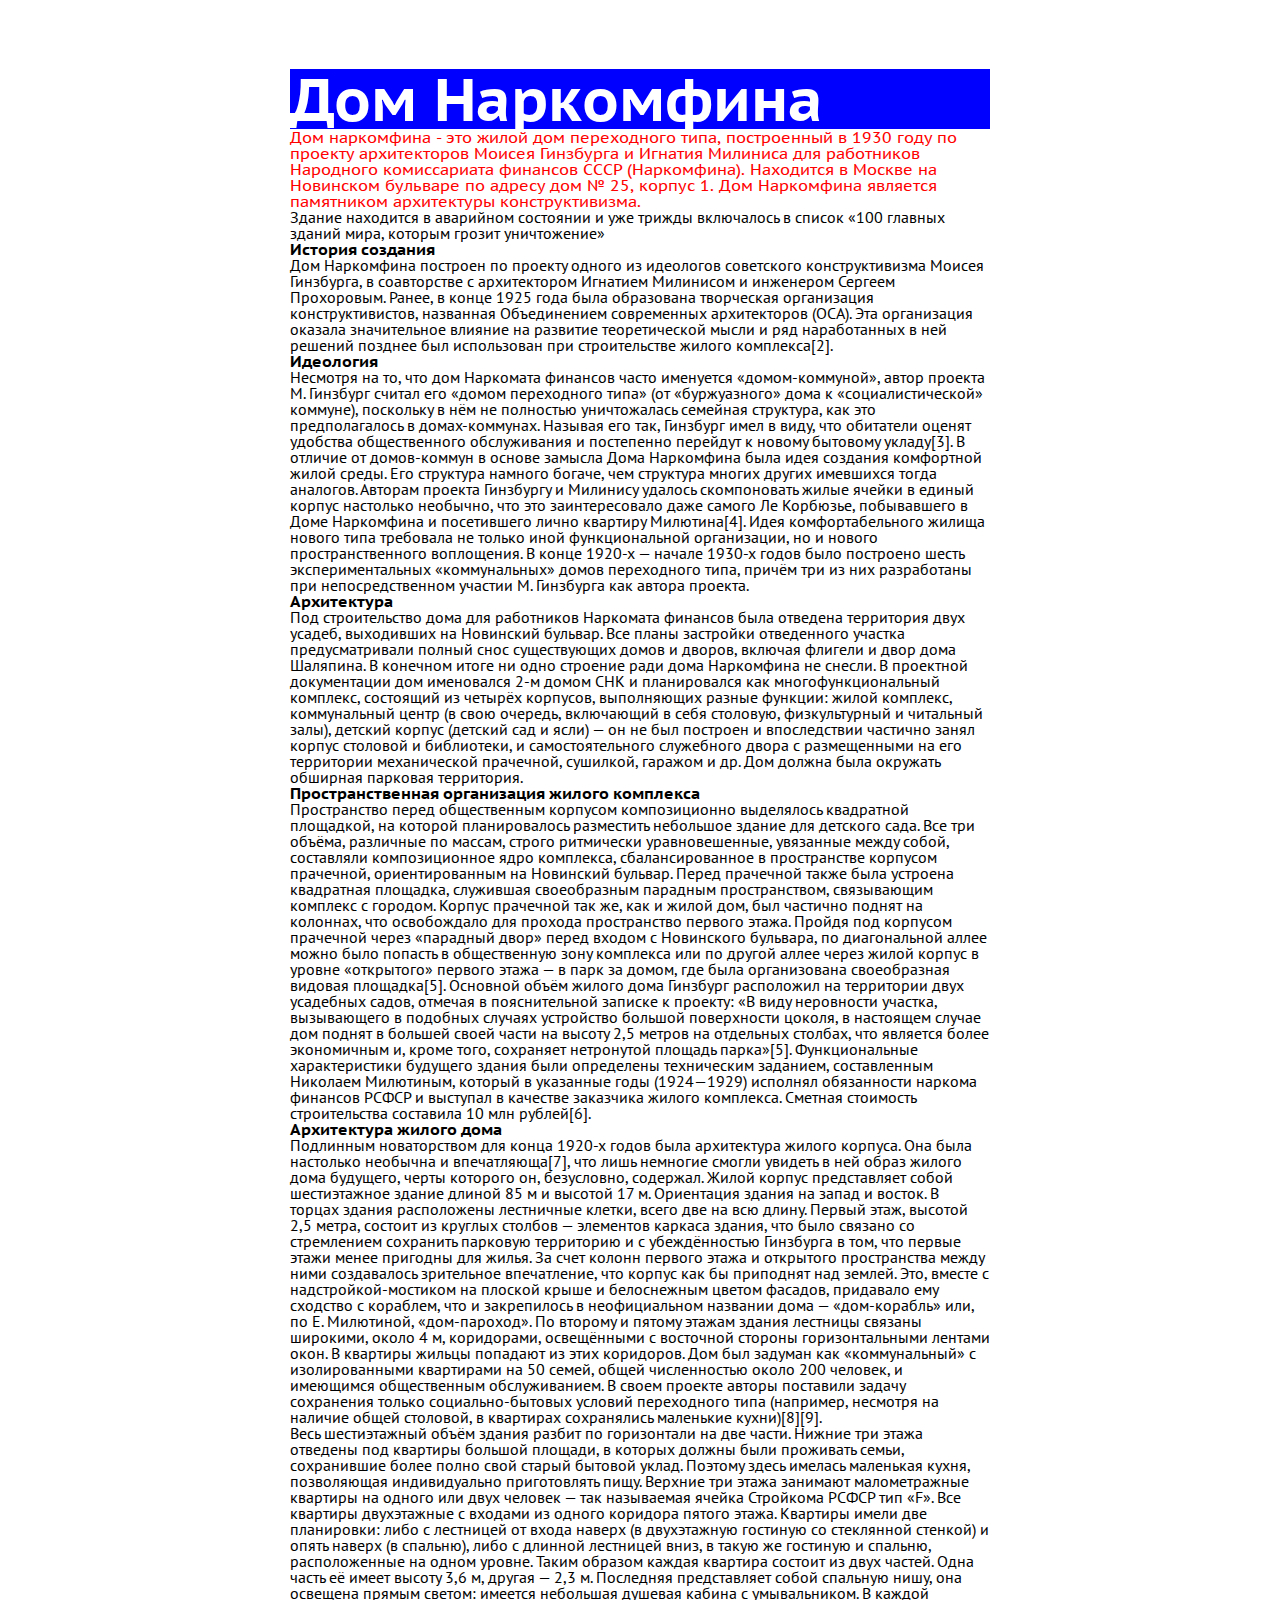
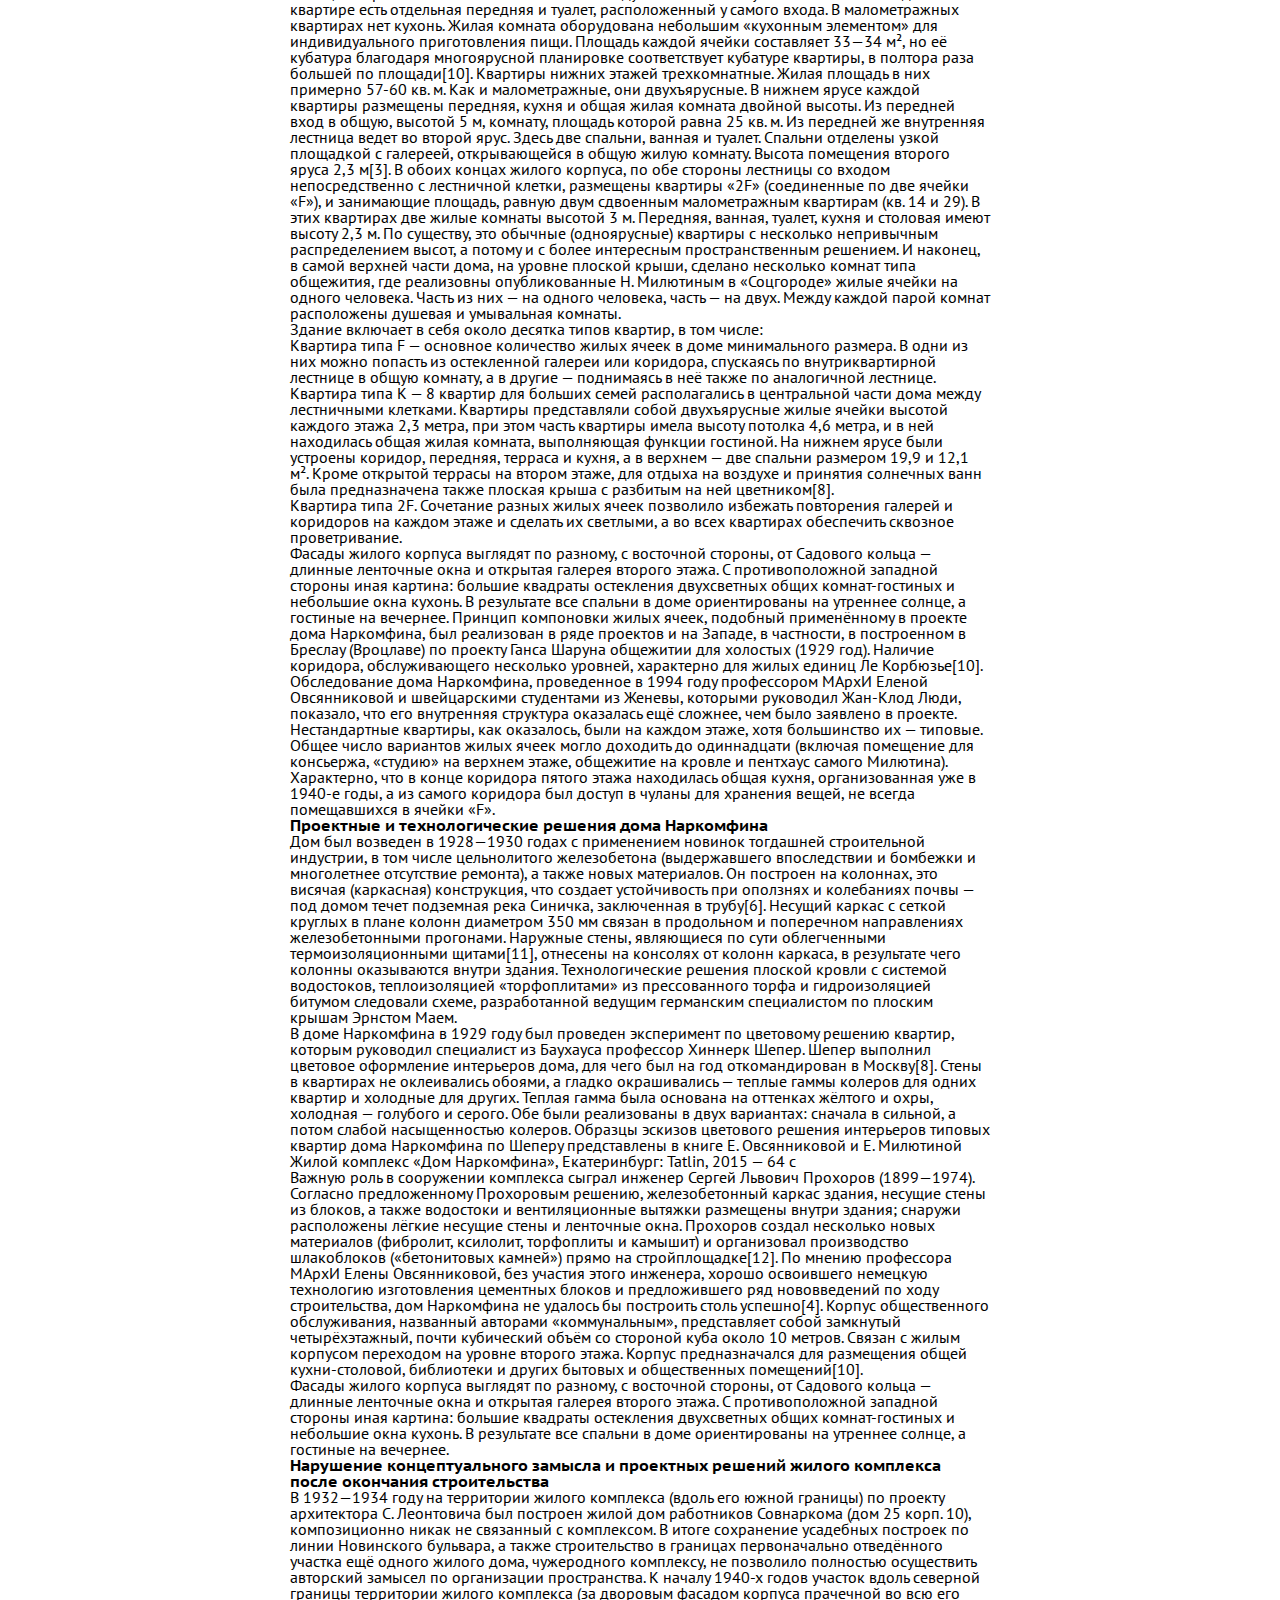
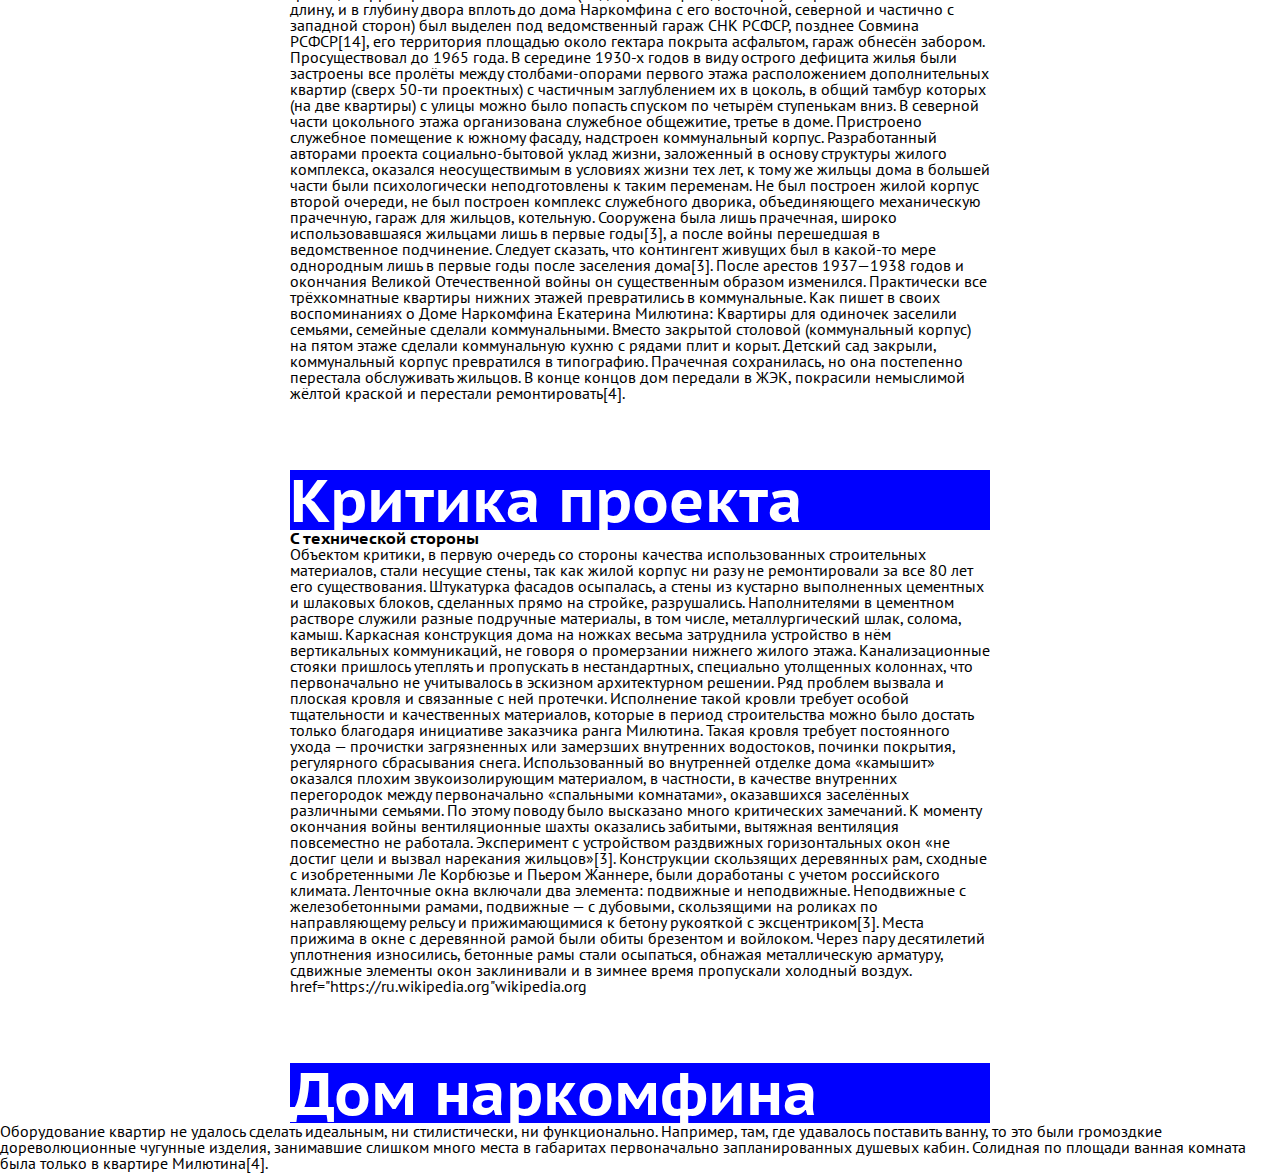
<file: mishgani/INTERS.html>
<!DOCTYPE html>
<html>
  <head>
    <meta charset="utf-8">
     <title><Дом наркомфина></title>
     <link rel="stylesheet" href="style.css">
     <style media="screen">
      h1 {
        font-size: 60px;
        color: white;
        background-color: blue;
      }
      h1 + p {
        color: red;
      }
     </style>
  </head>
  <body>
     <h1>Дом Наркомфина</h1>
     <p>Дом наркомфина - это жилой дом переходного типа, построенный в 1930 году по проекту архитекторов Моисея Гинзбурга и Игнатия Милиниса для работников Народного комиссариата финансов СССР (Наркомфина). Находится в Москве на Новинском бульваре по адресу дом № 25, корпус 1. Дом Наркомфина является памятником архитектуры конструктивизма.</p>
     <p>Здание находится в аварийном состоянии и уже трижды включалось в список «100 главных зданий мира, которым грозит уничтожение»</p>
     <h2>История создания</h2>
     <p>Дом Наркомфина построен по проекту одного из идеологов советского конструктивизма Моисея Гинзбурга, в соавторстве с архитектором Игнатием Милинисом и инженером Сергеем Прохоровым. Ранее, в конце 1925 года была образована творческая организация конструктивистов, названная Объединением современных архитекторов (ОСА). Эта организация оказала значительное влияние на развитие теоретической мысли и ряд наработанных в ней решений позднее был использован при строительстве жилого комплекса[2].
     <h2>Идеология</h2>
     <p>Несмотря на то, что дом Наркомата финансов часто именуется «домом-коммуной», автор проекта М. Гинзбург считал его «домом переходного типа» (от «буржуазного» дома к «социалистической» коммуне), поскольку в нём не полностью уничтожалась семейная структура, как это предполагалось в домах-коммунах. Называя его так, Гинзбург имел в виду, что обитатели оценят удобства общественного обслуживания и постепенно перейдут к новому бытовому укладу[3].

В отличие от домов-коммун в основе замысла Дома Наркомфина была идея создания комфортной жилой среды. Его структура намного богаче, чем структура многих других имевшихся тогда аналогов. Авторам проекта Гинзбургу и Милинису удалось скомпоновать жилые ячейки в единый корпус настолько необычно, что это заинтересовало даже самого Ле Корбюзье, побывавшего в Доме Наркомфина и посетившего лично квартиру Милютина[4].

Идея комфортабельного жилища нового типа требовала не только иной функциональной организации, но и нового пространственного воплощения.

В конце 1920-х — начале 1930-х годов было построено шесть экспериментальных «коммунальных» домов переходного типа, причём три из них разработаны при непосредственном участии М. Гинзбурга как автора проекта.</p>
<h2>Архитектура</h2>
<p>Под строительство дома для работников Наркомата финансов была отведена территория двух усадеб, выходивших на Новинский бульвар. Все планы застройки отведенного участка предусматривали полный снос существующих домов и дворов, включая флигели и двор дома Шаляпина. В конечном итоге ни одно строение ради дома Наркомфина не снесли.

В проектной документации дом именовался 2-м домом СНК и планировался как многофункциональный комплекс, состоящий из четырёх корпусов, выполняющих разные функции: жилой комплекс, коммунальный центр (в свою очередь, включающий в себя столовую, физкультурный и читальный залы), детский корпус (детский сад и ясли) — он не был построен и впоследствии частично занял корпус столовой и библиотеки, и самостоятельного служебного двора с размещенными на его территории механической прачечной, сушилкой, гаражом и др. Дом должна была окружать обширная парковая территория.</p>
<h3>Пространственная организация жилого комплекса</h3>
<p>Пространство перед общественным корпусом композиционно выделялось квадратной площадкой, на которой планировалось разместить небольшое здание для детского сада. Все три объёма, различные по массам, строго ритмически уравновешенные, увязанные между собой, составляли композиционное ядро комплекса, сбалансированное в пространстве корпусом прачечной, ориентированным на Новинский бульвар. Перед прачечной также была устроена квадратная площадка, служившая своеобразным парадным пространством, связывающим комплекс с городом. Корпус прачечной так же, как и жилой дом, был частично поднят на колоннах, что освобождало для прохода пространство первого этажа. Пройдя под корпусом прачечной через «парадный двор» перед входом с Новинского бульвара, по диагональной аллее можно было попасть в общественную зону комплекса или по другой аллее через жилой корпус в уровне «открытого» первого этажа — в парк за домом, где была организована своеобразная видовая площадка[5].

Основной объём жилого дома Гинзбург расположил на территории двух усадебных садов, отмечая в пояснительной записке к проекту: «В виду неровности участка, вызывающего в подобных случаях устройство большой поверхности цоколя, в настоящем случае дом поднят в большей своей части на высоту 2,5 метров на отдельных столбах, что является более экономичным и, кроме того, сохраняет нетронутой площадь парка»[5].

Функциональные характеристики будущего здания были определены техническим заданием, составленным Николаем Милютиным, который в указанные годы (1924—1929) исполнял обязанности наркома финансов РСФСР и выступал в качестве заказчика жилого комплекса. Сметная стоимость строительства составила 10 млн рублей[6].</p>
<h3>Архитектура жилого дома</h3>
<p>Подлинным новаторством для конца 1920-х годов была архитектура жилого корпуса. Она была настолько необычна и впечатляюща[7], что лишь немногие смогли увидеть в ней образ жилого дома будущего, черты которого он, безусловно, содержал.

Жилой корпус представляет собой шестиэтажное здание длиной 85 м и высотой 17 м. Ориентация здания на запад и восток. В торцах здания расположены лестничные клетки, всего две на всю длину. Первый этаж, высотой 2,5 метра, состоит из круглых столбов — элементов каркаса здания, что было связано со стремлением сохранить парковую территорию и с убеждённостью Гинзбурга в том, что первые этажи менее пригодны для жилья.

За счет колонн первого этажа и открытого пространства между ними создавалось зрительное впечатление, что корпус как бы приподнят над землей. Это, вместе с надстройкой-мостиком на плоской крыше и белоснежным цветом фасадов, придавало ему сходство с кораблем, что и закрепилось в неофициальном названии дома — «дом-корабль» или, по Е. Милютиной, «дом-пароход».

По второму и пятому этажам здания лестницы связаны широкими, около 4 м, коридорами, освещёнными с восточной стороны горизонтальными лентами окон. В квартиры жильцы попадают из этих коридоров.

Дом был задуман как «коммунальный» с изолированными квартирами на 50 семей, общей численностью около 200 человек, и имеющимся общественным обслуживанием. В своем проекте авторы поставили задачу сохранения только социально-бытовых условий переходного типа (например, несмотря на наличие общей столовой, в квартирах сохранялись маленькие кухни)[8][9].</p>
<p>Весь шестиэтажный объём здания разбит по горизонтали на две части. Нижние три этажа отведены под квартиры большой площади, в которых должны были проживать семьи, сохранившие более полно свой старый бытовой уклад. Поэтому здесь имелась маленькая кухня, позволяющая индивидуально приготовлять пищу. Верхние три этажа занимают малометражные квартиры на одного или двух человек — так называемая ячейка Стройкома РСФСР тип «F». Все квартиры двухэтажные с входами из одного коридора пятого этажа. Квартиры имели две планировки: либо с лестницей от входа наверх (в двухэтажную гостиную со стеклянной стенкой) и опять наверх (в спальню), либо с длинной лестницей вниз, в такую же гостиную и спальню, расположенные на одном уровне. Таким образом каждая квартира состоит из двух частей. Одна часть её имеет высоту 3,6 м, другая — 2,3 м. Последняя представляет собой спальную нишу, она освещена прямым светом: имеется небольшая душевая кабина с умывальником. В каждой квартире есть отдельная передняя и туалет, расположенный у самого входа. В малометражных квартирах нет кухонь. Жилая комната оборудована небольшим «кухонным элементом» для индивидуального приготовления пищи. Площадь каждой ячейки составляет 33—34 м², но её кубатура благодаря многоярусной планировке соответствует кубатуре квартиры, в полтора раза большей по площади[10].

Квартиры нижних этажей трехкомнатные. Жилая площадь в них примерно 57-60 кв. м. Как и малометражные, они двухъярусные. В нижнем ярусе каждой квартиры размещены передняя, кухня и общая жилая комната двойной высоты. Из передней вход в общую, высотой 5 м, комнату, площадь которой равна 25 кв. м. Из передней же внутренняя лестница ведет во второй ярус. Здесь две спальни, ванная и туалет. Спальни отделены узкой площадкой с галереей, открывающейся в общую жилую комнату. Высота помещения второго яруса 2,3 м[3].

В обоих концах жилого корпуса, по обе стороны лестницы со входом непосредственно с лестничной клетки, размещены квартиры «2F» (соединенные по две ячейки «F»), и занимающие площадь, равную двум сдвоенным малометражным квартирам (кв. 14 и 29). В этих квартирах две жилые комнаты высотой 3 м. Передняя, ванная, туалет, кухня и столовая имеют высоту 2,3 м. По существу, это обычные (одноярусные) квартиры с несколько непривычным распределением высот, а потому и с более интересным пространственным решением.

И наконец, в самой верхней части дома, на уровне плоской крыши, сделано несколько комнат типа общежития, где реализовны опубликованные Н. Милютиным в «Соцгороде» жилые ячейки на одного человека. Часть из них — на одного человека, часть — на двух. Между каждой парой комнат расположены душевая и умывальная комнаты.</p>
<p>Здание включает в себя около десятка типов квартир, в том числе:</p>
<ul>
  <p<li>Квартира типа F — основное количество жилых ячеек в доме минимального размера. В одни из них можно попасть из остекленной галереи или коридора, спускаясь по внутриквартирной лестнице в общую комнату, а в другие — поднимаясь в неё также по аналогичной лестнице.</li>
  <li>Квартира типа K — 8 квартир для больших семей располагались в центральной части дома между лестничными клетками. Квартиры представляли собой двухъярусные жилые ячейки высотой каждого этажа 2,3 метра, при этом часть квартиры имела высоту потолка 4,6 метра, и в ней находилась общая жилая комната, выполняющая функции гостиной. На нижнем ярусе были устроены коридор, передняя, терраса и кухня, а в верхнем — две спальни размером 19,9 и 12,1 м². Кроме открытой террасы на втором этаже, для отдыха на воздухе и принятия солнечных ванн была предназначена также плоская крыша с разбитым на ней цветником[8].</li>
  <li>Квартира типа 2F. Сочетание разных жилых ячеек позволило избежать повторения галерей и коридоров на каждом этаже и сделать их светлыми, а во всех квартирах обеспечить сквозное проветривание.</li>
</ul>
<p>Фасады жилого корпуса выглядят по разному, с восточной стороны, от Садового кольца — длинные ленточные окна и открытая галерея второго этажа. С противоположной западной стороны иная картина: большие квадраты остекления двухсветных общих комнат-гостиных и небольшие окна кухонь. В результате все спальни в доме ориентированы на утреннее солнце, а гостиные на вечернее.

Принцип компоновки жилых ячеек, подобный применённому в проекте дома Наркомфина, был реализован в ряде проектов и на Западе, в частности, в построенном в Бреслау (Вроцлаве) по проекту Ганса Шаруна общежитии для холостых (1929 год). Наличие коридора, обслуживающего несколько уровней, характерно для жилых единиц Ле Корбюзье[10].

Обследование дома Наркомфина, проведенное в 1994 году профессором МАрхИ Еленой Овсянниковой и швейцарскими студентами из Женевы, которыми руководил Жан-Клод Люди, показало, что его внутренняя структура оказалась ещё сложнее, чем было заявлено в проекте. Нестандартные квартиры, как оказалось, были на каждом этаже, хотя большинство их — типовые. Общее число вариантов жилых ячеек могло доходить до одиннадцати (включая помещение для консьержа, «студию» на верхнем этаже, общежитие на кровле и пентхаус самого Милютина). Характерно, что в конце коридора пятого этажа находилась общая кухня, организованная уже в 1940-е годы, а из самого коридора был доступ в чуланы для хранения вещей, не всегда помещавшихся в ячейки «F».</p>
<h3>Проектные и технологические решения дома Наркомфина</h3>
<p>Дом был возведен в 1928—1930 годах с применением новинок тогдашней строительной индустрии, в том числе цельнолитого железобетона (выдержавшего впоследствии и бомбежки и многолетнее отсутствие ремонта), а также новых материалов. Он построен на колоннах, это висячая (каркасная) конструкция, что создает устойчивость при оползнях и колебаниях почвы — под домом течет подземная река Синичка, заключенная в трубу[6]. Несущий каркас с сеткой круглых в плане колонн диаметром 350 мм связан в продольном и поперечном направлениях железобетонными прогонами. Наружные стены, являющиеся по сути облегченными термоизоляционными щитами[11], отнесены на консолях от колонн каркаса, в результате чего колонны оказываются внутри здания. Технологические решения плоской кровли с системой водостоков, теплоизоляцией «торфоплитами» из прессованного торфа и гидроизоляцией битумом следовали схеме, разработанной ведущим германским специалистом по плоским крышам Эрнстом Маем.</p>
<p>В доме Наркомфина в 1929 году был проведен эксперимент по цветовому решению квартир, которым руководил специалист из Баухауса профессор Хиннерк Шепер. Шепер выполнил цветовое оформление интерьеров дома, для чего был на год откомандирован в Москву[8]. Стены в квартирах не оклеивались обоями, а гладко окрашивались — теплые гаммы колеров для одних квартир и холодные для других. Теплая гамма была основана на оттенках жёлтого и охры, холодная — голубого и серого. Обе были реализованы в двух вариантах: сначала в сильной, а потом слабой насыщенностью колеров. Образцы эскизов цветового решения интерьеров типовых квартир дома Наркомфина по Шеперу представлены в книге Е. Овсянниковой и Е. Милютиной Жилой комплекс «Дом Наркомфина», Екатеринбург: Tatlin, 2015 — 64 с </p>
<p>Важную роль в сооружении комплекса сыграл инженер Сергей Львович Прохоров (1899—1974). Согласно предложенному Прохоровым решению, железобетонный каркас здания, несущие стены из блоков, а также водостоки и вентиляционные вытяжки размещены внутри здания; снаружи расположены лёгкие несущие стены и ленточные окна. Прохоров создал несколько новых материалов (фибролит, ксилолит, торфоплиты и камышит) и организовал производство шлакоблоков («бетонитовых камней») прямо на стройплощадке[12]. По мнению профессора МАрхИ Елены Овсянниковой, без участия этого инженера, хорошо освоившего немецкую технологию изготовления цементных блоков и предложившего ряд нововведений по ходу строительства, дом Наркомфина не удалось бы построить столь успешно[4].

Корпус общественного обслуживания, названный авторами «коммунальным», представляет собой замкнутый четырёхэтажный, почти кубический объём со стороной куба около 10 метров. Связан с жилым корпусом переходом на уровне второго этажа. Корпус предназначался для размещения общей кухни-столовой, библиотеки и других бытовых и общественных помещений[10].</p>

  <p>Фасады жилого корпуса выглядят по разному, с восточной стороны, от Садового кольца — длинные ленточные окна и открытая галерея второго этажа. С противоположной западной стороны иная картина: большие квадраты остекления двухсветных общих комнат-гостиных и небольшие окна кухонь. В результате все спальни в доме ориентированы на утреннее солнце, а гостиные на вечернее.</p>
  <h3>Нарушение концептуального замысла и проектных решений жилого комплекса после окончания строительства</h3>
  <p>В 1932—1934 году на территории жилого комплекса (вдоль его южной границы) по проекту архитектора С. Леонтовича был построен жилой дом работников Совнаркома (дом 25 корп. 10), композиционно никак не связанный с комплексом. В итоге сохранение усадебных построек по линии Новинского бульвара, а также строительство в границах первоначально отведённого участка ещё одного жилого дома, чужеродного комплексу, не позволило полностью осуществить авторский замысел по организации пространства.

К началу 1940-х годов участок вдоль северной границы территории жилого комплекса (за дворовым фасадом корпуса прачечной во всю его длину, и в глубину двора вплоть до дома Наркомфина с его восточной, северной и частично с западной сторон) был выделен под ведомственный гараж СНК РСФСР, позднее Совмина РСФСР[14], его территория площадью около гектара покрыта асфальтом, гараж обнесён забором. Просуществовал до 1965 года.

В середине 1930-х годов в виду острого дефицита жилья были застроены все пролёты между столбами-опорами первого этажа расположением дополнительных квартир (сверх 50-ти проектных) с частичным заглублением их в цоколь, в общий тамбур которых (на две квартиры) с улицы можно было попасть спуском по четырём ступенькам вниз. В северной части цокольного этажа организована служебное общежитие, третье в доме. Пристроено служебное помещение к южному фасаду, надстроен коммунальный корпус.

Разработанный авторами проекта социально-бытовой уклад жизни, заложенный в основу структуры жилого комплекса, оказался неосуществимым в условиях жизни тех лет, к тому же жильцы дома в большей части были психологически неподготовлены к таким переменам. Не был построен жилой корпус второй очереди, не был построен комплекс служебного дворика, объединяющего механическую прачечную, гараж для жильцов, котельную. Сооружена была лишь прачечная, широко использовавшаяся жильцами лишь в первые годы[3], а после войны перешедшая в ведомственное подчинение.

Следует сказать, что контингент живущих был в какой-то мере однородным лишь в первые годы после заселения дома[3]. После арестов 1937—1938 годов и окончания Великой Отечественной войны он существенным образом изменился. Практически все трёхкомнатные квартиры нижних этажей превратились в коммунальные. Как пишет в своих воспоминаниях о Доме Наркомфина Екатерина Милютина: Квартиры для одиночек заселили семьями, семейные сделали коммунальными. Вместо закрытой столовой (коммунальный корпус) на пятом этаже сделали коммунальную кухню с рядами плит и корыт. Детский сад закрыли, коммунальный корпус превратился в типографию. Прачечная сохранилась, но она постепенно перестала обслуживать жильцов. В конце концов дом передали в ЖЭК, покрасили немыслимой жёлтой краской и перестали ремонтировать[4].</p>
<h1>Критика проекта</h1>
<h3>С технической стороны</h3>
<p>Объектом критики, в первую очередь со стороны качества использованных строительных материалов, стали несущие стены, так как жилой корпус ни разу не ремонтировали за все 80 лет его существования. Штукатурка фасадов осыпалась, а стены из кустарно выполненных цементных и шлаковых блоков, сделанных прямо на стройке, разрушались. Наполнителями в цементном растворе служили разные подручные материалы, в том числе, металлургический шлак, солома, камыш.
Каркасная конструкция дома на ножках весьма затруднила устройство в нём вертикальных коммуникаций, не говоря о промерзании нижнего жилого этажа. Канализационные стояки пришлось утеплять и пропускать в нестандартных, специально утолщенных колоннах, что первоначально не учитывалось в эскизном архитектурном решении. Ряд проблем вызвала и плоская кровля и связанные с ней протечки. Исполнение такой кровли требует особой тщательности и качественных материалов, которые в период строительства можно было достать только благодаря инициативе заказчика ранга Милютина. Такая кровля требует постоянного ухода — прочистки загрязненных или замерзших внутренних водостоков, починки покрытия, регулярного сбрасывания снега.
Использованный во внутренней отделке дома «камышит» оказался плохим звукоизолирующим материалом, в частности, в качестве внутренних перегородок между первоначально «спальными комнатами», оказавшихся заселённых различными семьями. По этому поводу было высказано много критических замечаний. К моменту окончания войны вентиляционные шахты оказались забитыми, вытяжная вентиляция повсеместно не работала.
Эксперимент с устройством раздвижных горизонтальных окон «не достиг цели и вызвал нарекания жильцов»[3]. Конструкции скользящих деревянных рам, сходные с изобретенными Ле Корбюзье и Пьером Жаннере, были доработаны с учетом российского климата. Ленточные окна включали два элемента: подвижные и неподвижные. Неподвижные с железобетонными рамами, подвижные — с дубовыми, скользящими на роликах по направляющему рельсу и прижимающимися к бетону рукояткой с эксцентриком[3]. Места прижима в окне с деревянной рамой были обиты брезентом и войлоком. Через пару десятилетий уплотнения износились, бетонные рамы стали осыпаться, обнажая металлическую арматуру, сдвижные элементы окон заклинивали и в зимнее время пропускали холодный воздух.
<a>href="https://ru.wikipedia.org"wikipedia.org</a>
<h1 style=>Дом наркомфина</h1>

Оборудование квартир не удалось сделать идеальным, ни стилистически, ни функционально. Например, там, где удавалось поставить ванну, то это были громоздкие дореволюционные чугунные изделия, занимавшие слишком много места в габаритах первоначально запланированных душевых кабин. Солидная по площади ванная комната была только в квартире Милютина[4].</p>


  </body>
</html>
</file>
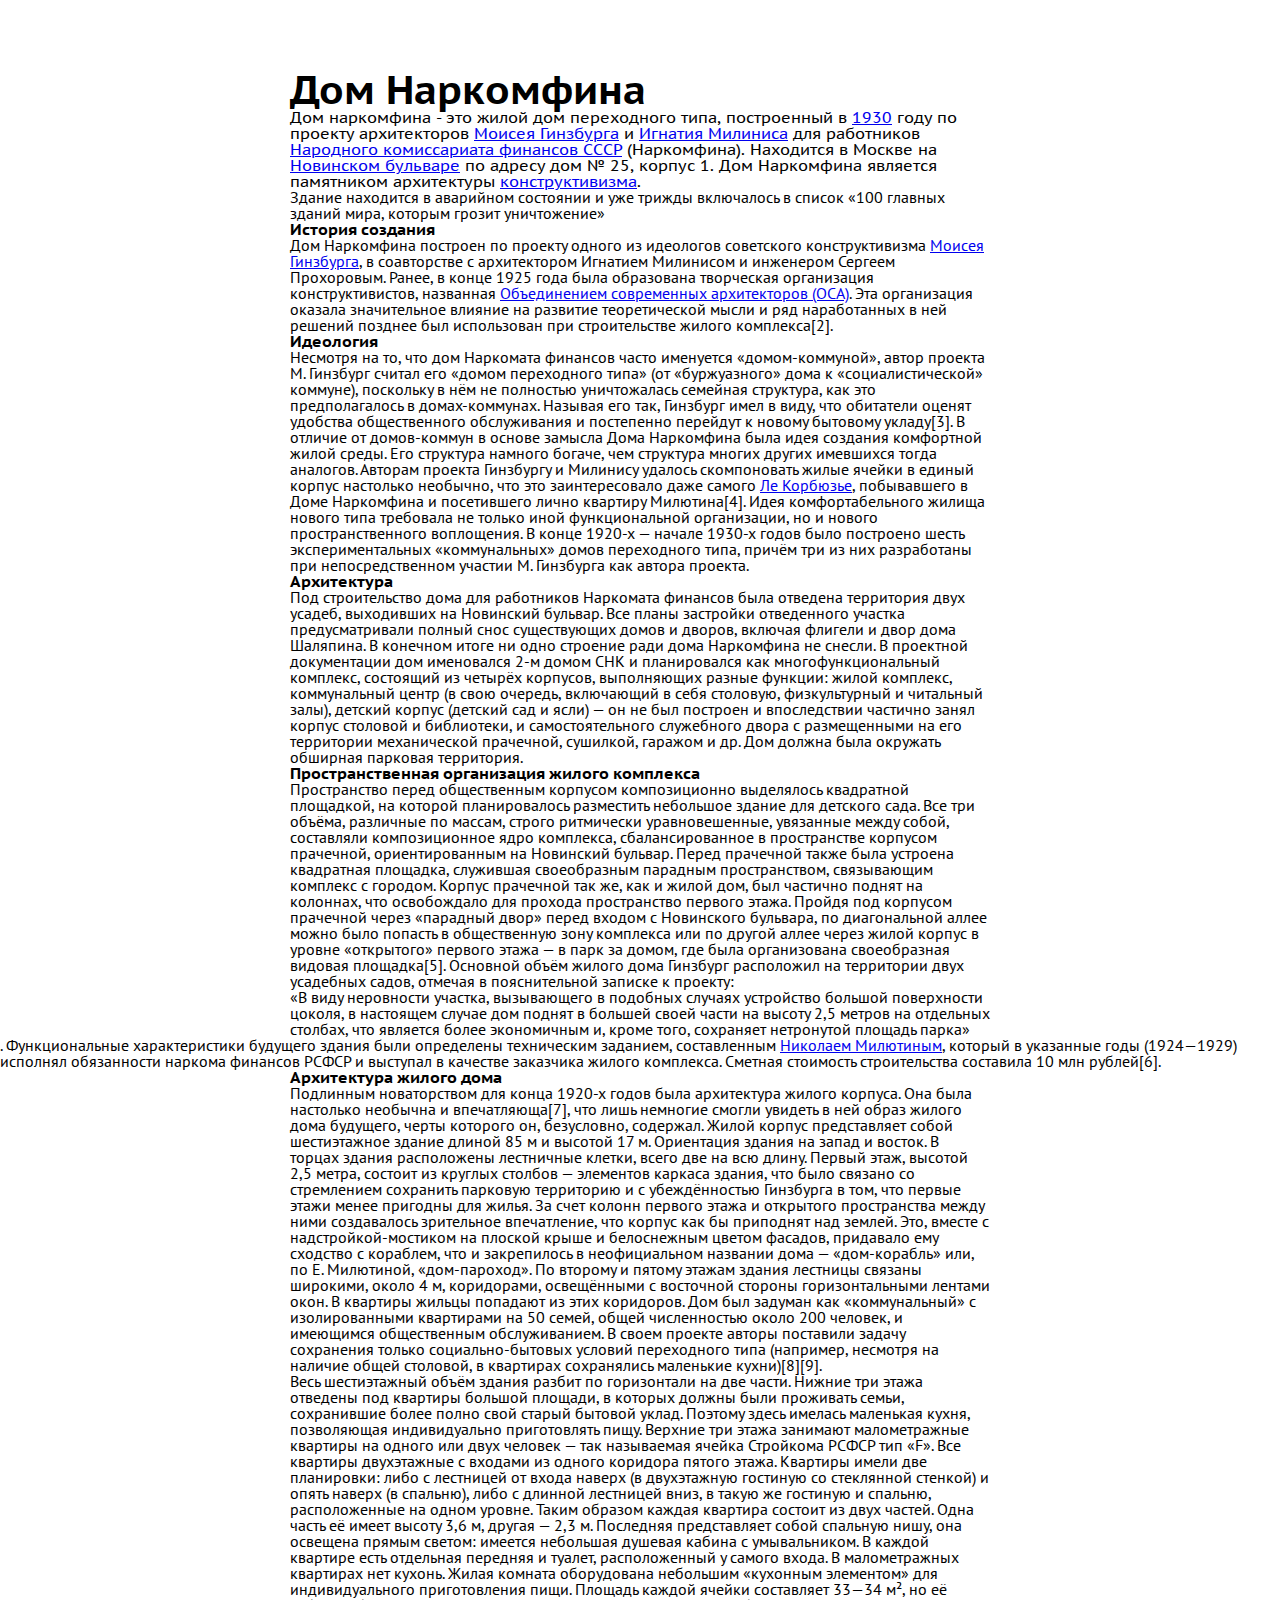
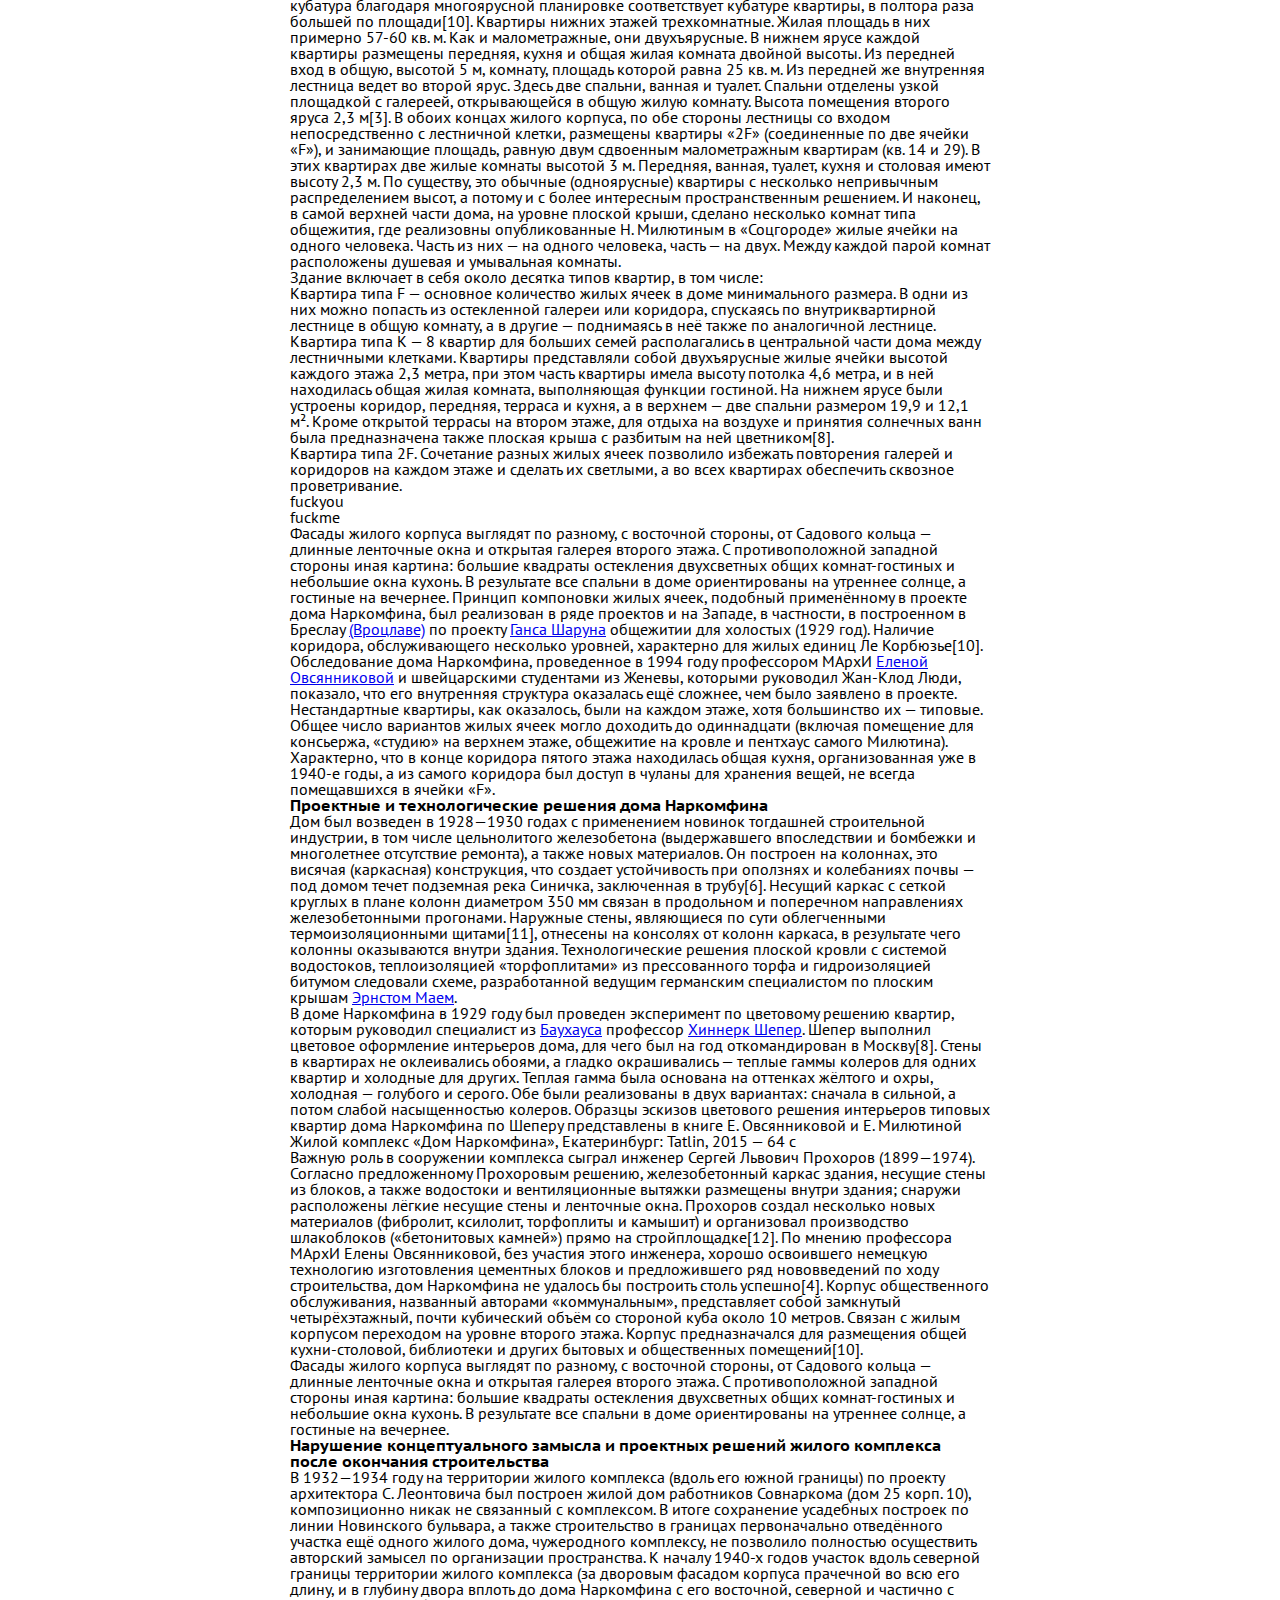
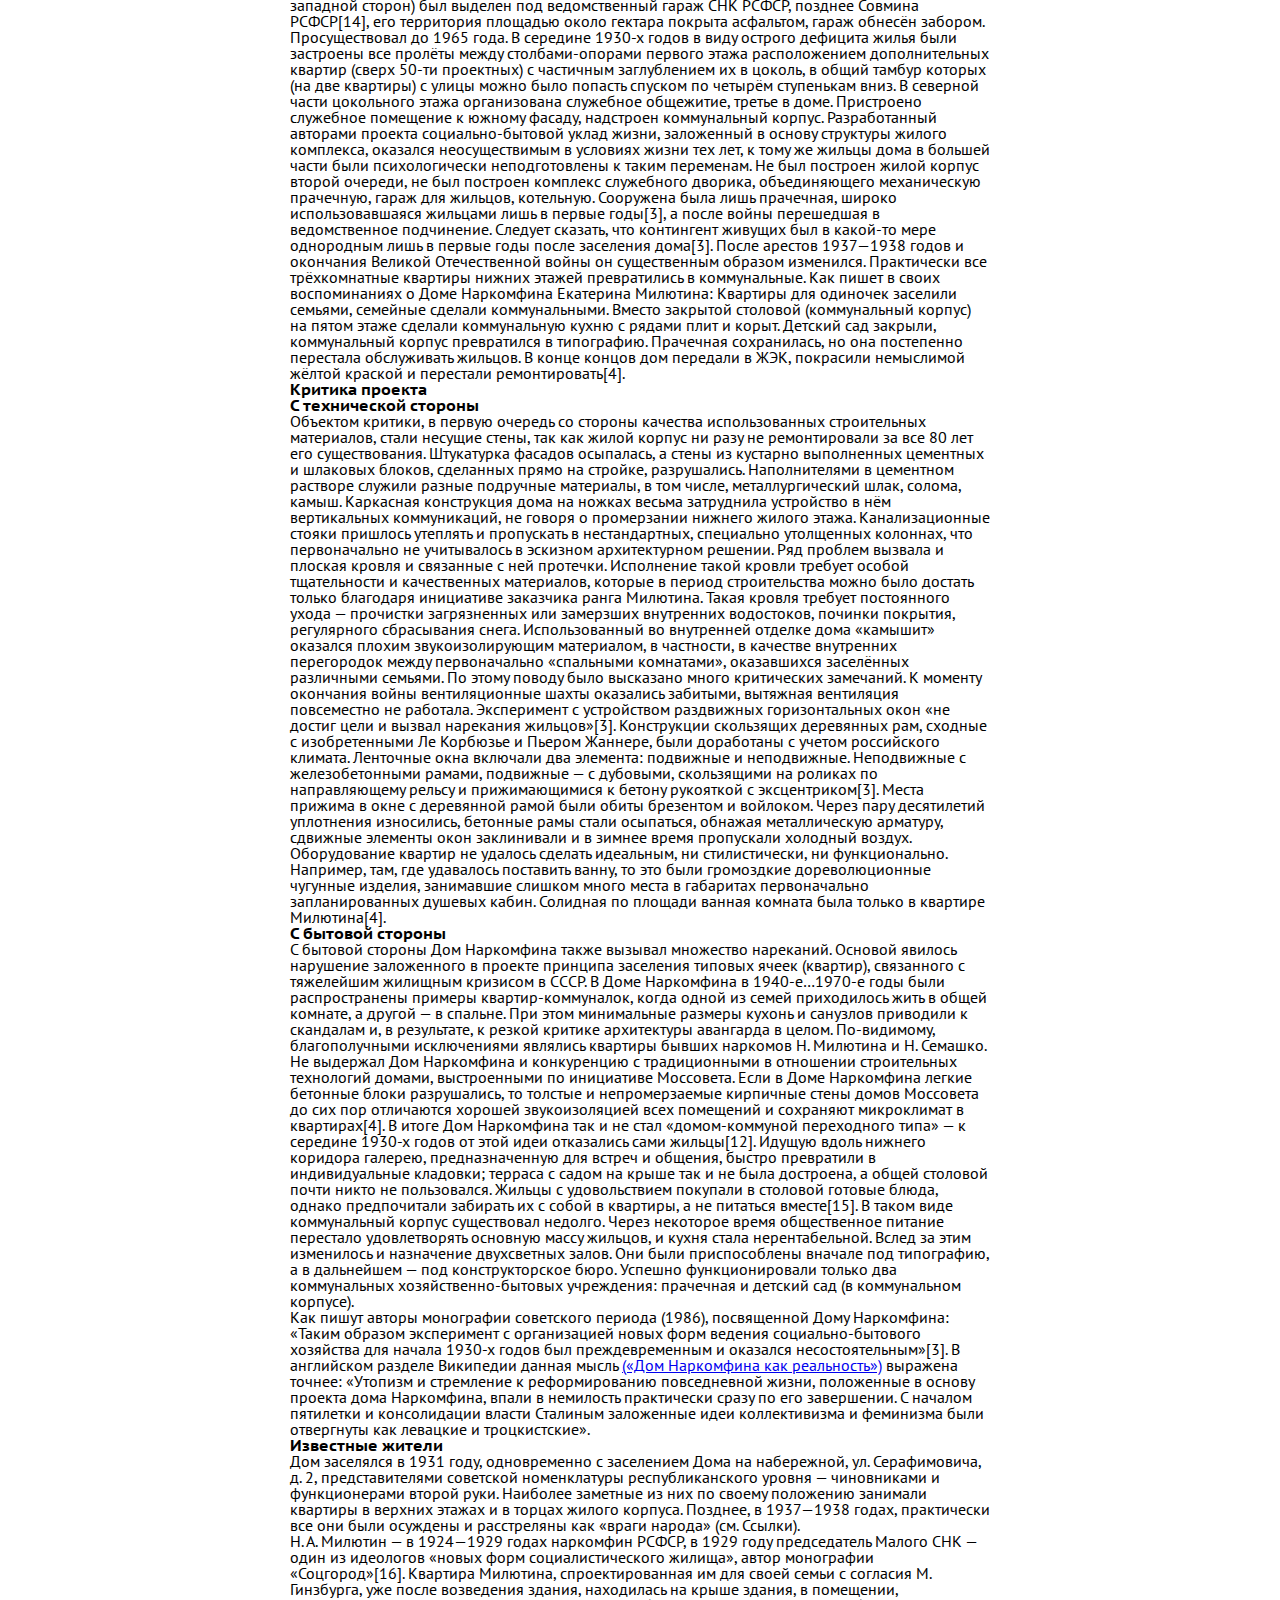
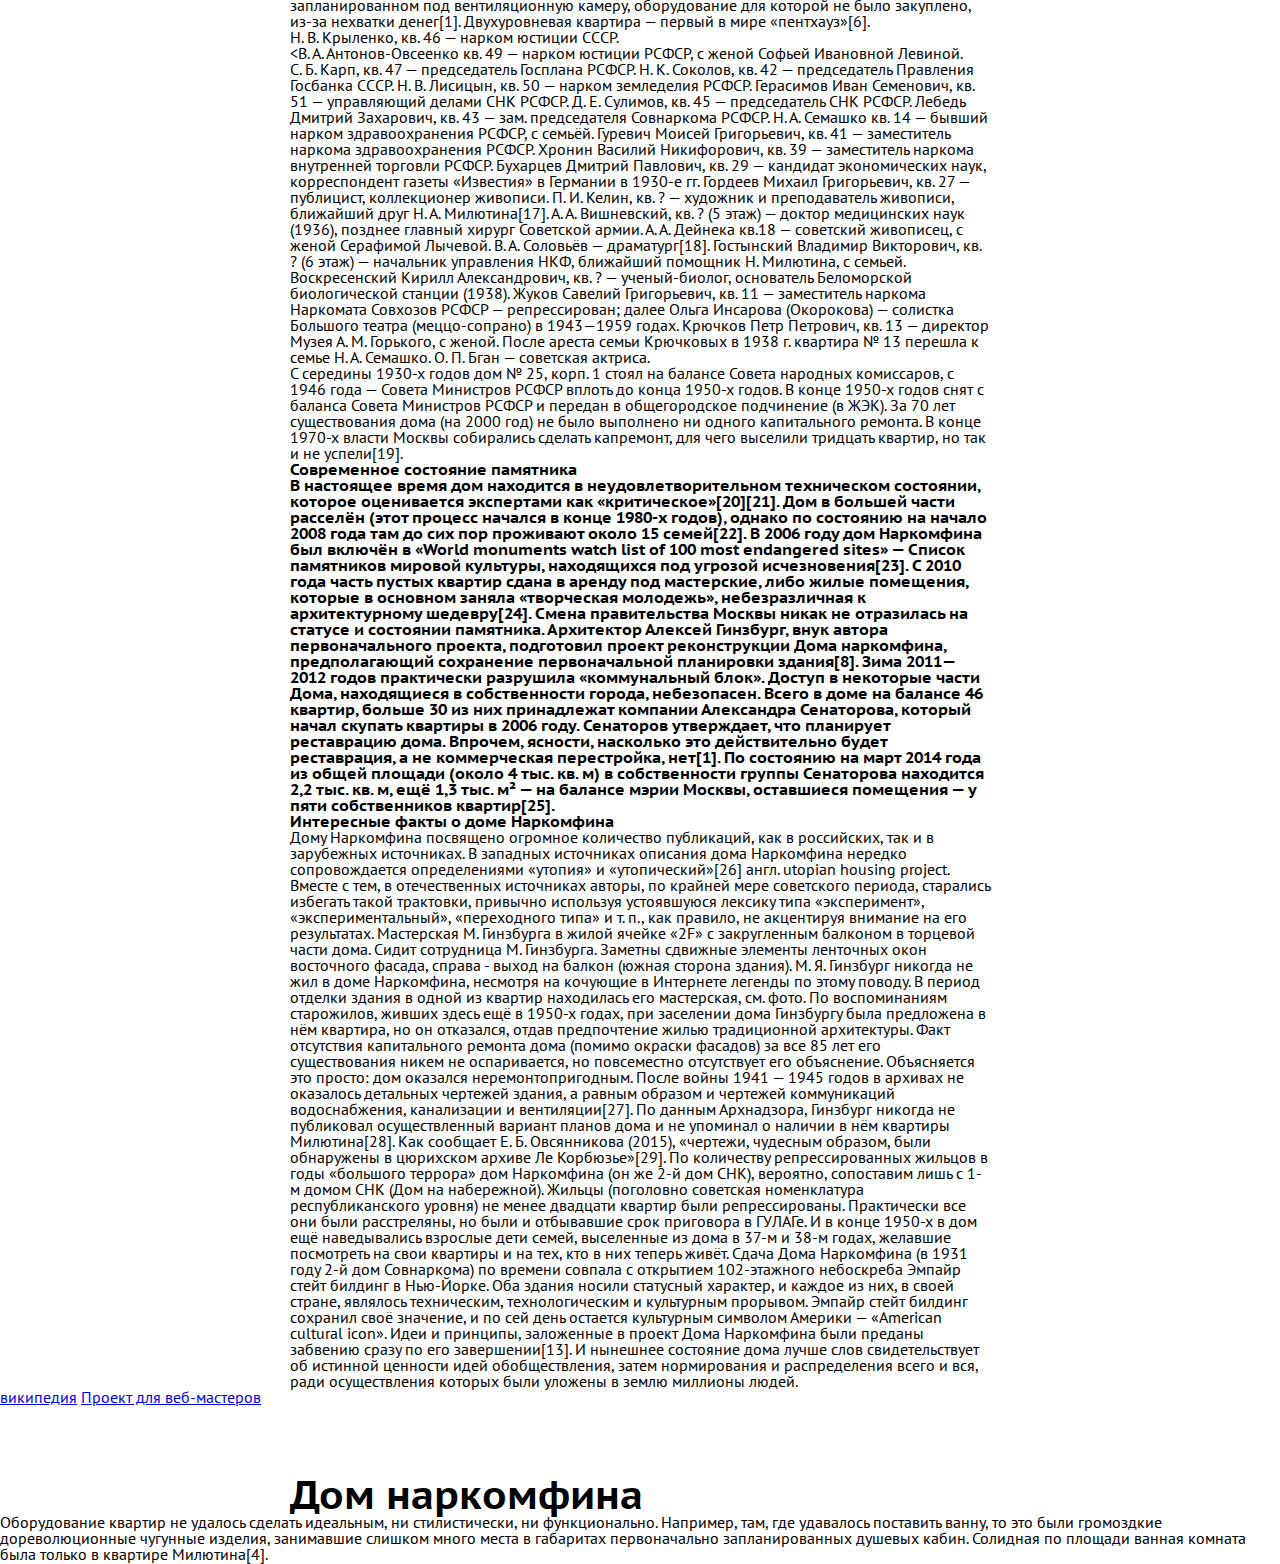
<file: mishgani/INTERS2change.html>
<!DOCTYPE html>
<html>
<head>
<meta charset="utf-8">
<title><Дом наркомфина></title>
<link rel="stylesheet" href="style.css">
  </head>
  <body>
   <h1>Дом Наркомфина</h1>
    <p>Дом наркомфина - это жилой дом переходного типа, построенный в <a href="https://ru.wikipedia.org/wiki/1930_%D0%B3%D0%BE%D0%B4">1930</a> году по проекту архитекторов <a href="https://ru.wikipedia.org/wiki/Гинзбург,_Моисей_Яковлевич">Моисея Гинзбурга<a/> и <a href="https://ru.wikipedia.org/wiki/%D0%9C%D0%B8%D0%BB%D0%B8%D0%BD%D0%B8%D1%81,_%D0%98%D0%B3%D0%BD%D0%B0%D1%82%D0%B8%D0%B9_%D0%A4%D1%80%D0%B0%D0%BD%D1%86%D0%B5%D0%B2%D0%B8%D1%87">Игнатия Милиниса<a/> для работников <a href="https://ru.wikipedia.org/wiki/Народный_комиссариат_финансов">Народного комиссариата финансов СССР</a> (Наркомфина). Находится в Москве на <a href="https://ru.wikipedia.org/wiki/Новинский_бульвар">Новинском бульваре</a> по адресу дом № 25, корпус 1. Дом Наркомфина является памятником архитектуры <a href="https://ru.wikipedia.org/wiki/Конструктивизм_(искусство)">конструктивизма</a>.</p>

     <p>Здание находится в аварийном состоянии и уже трижды включалось в список «100 главных зданий мира, которым грозит уничтожение»</p>
     <h2>История создания</h2>
     <p>Дом Наркомфина построен по проекту одного из идеологов советского конструктивизма <a href="https://ru.wikipedia.org/wiki/%D0%93%D0%B8%D0%BD%D0%B7%D0%B1%D1%83%D1%80%D0%B3,_%D0%9C%D0%BE%D0%B8%D1%81%D0%B5%D0%B9_%D0%AF%D0%BA%D0%BE%D0%B2%D0%BB%D0%B5%D0%B2%D0%B8%D1%87">Моисея Гинзбурга</a>, в соавторстве с архитектором Игнатием Милинисом и инженером Сергеем Прохоровым. Ранее, в конце 1925 года была образована творческая организация конструктивистов, названная <a href="https://ru.wikipedia.org/wiki/Объединение_современных_архитекторов">Объединением современных архитекторов (ОСА)</a>. Эта организация оказала значительное влияние на развитие теоретической мысли и ряд наработанных в ней решений позднее был использован при строительстве жилого комплекса[2].
     <h2>Идеология</h2>
     <p>Несмотря на то, что дом Наркомата финансов часто именуется «домом-коммуной», автор проекта М. Гинзбург считал его «домом переходного типа» (от «буржуазного» дома к «социалистической» коммуне), поскольку в нём не полностью уничтожалась семейная структура, как это предполагалось в домах-коммунах. Называя его так, Гинзбург имел в виду, что обитатели оценят удобства общественного обслуживания и постепенно перейдут к новому бытовому укладу[3].

В отличие от домов-коммун в основе замысла Дома Наркомфина была идея создания комфортной жилой среды. Его структура намного богаче, чем структура многих других имевшихся тогда аналогов. Авторам проекта Гинзбургу и Милинису удалось скомпоновать жилые ячейки в единый корпус настолько необычно, что это заинтересовало даже самого <a href="https://ru.wikipedia.org/wiki/Ле_Корбюзье">Ле Корбюзье</a>, побывавшего в Доме Наркомфина и посетившего лично квартиру Милютина[4].

Идея комфортабельного жилища нового типа требовала не только иной функциональной организации, но и нового пространственного воплощения.

В конце 1920-х — начале 1930-х годов было построено шесть экспериментальных «коммунальных» домов переходного типа, причём три из них разработаны при непосредственном участии М. Гинзбурга как автора проекта.</p>
 <h2>Архитектура</h2>
 <p>Под строительство дома для работников Наркомата финансов была отведена территория двух усадеб, выходивших на Новинский бульвар. Все планы застройки отведенного участка предусматривали полный снос существующих домов и дворов, включая флигели и двор дома Шаляпина. В конечном итоге ни одно строение ради дома Наркомфина не снесли.

В проектной документации дом именовался 2-м домом СНК и планировался как многофункциональный комплекс, состоящий из четырёх корпусов, выполняющих разные функции: жилой комплекс, коммунальный центр (в свою очередь, включающий в себя столовую, физкультурный и читальный залы), детский корпус (детский сад и ясли) — он не был построен и впоследствии частично занял корпус столовой и библиотеки, и самостоятельного служебного двора с размещенными на его территории механической прачечной, сушилкой, гаражом и др. Дом должна была окружать обширная парковая территория.</p>
 <h3>Пространственная организация жилого комплекса</h3>
 <p>Пространство перед общественным корпусом композиционно выделялось квадратной площадкой, на которой планировалось разместить небольшое здание для детского сада. Все три объёма, различные по массам, строго ритмически уравновешенные, увязанные между собой, составляли композиционное ядро комплекса, сбалансированное в пространстве корпусом прачечной, ориентированным на Новинский бульвар. Перед прачечной также была устроена квадратная площадка, служившая своеобразным парадным пространством, связывающим комплекс с городом. Корпус прачечной так же, как и жилой дом, был частично поднят на колоннах, что освобождало для прохода пространство первого этажа. Пройдя под корпусом прачечной через «парадный двор» перед входом с Новинского бульвара, по диагональной аллее можно было попасть в общественную зону комплекса или по другой аллее через жилой корпус в уровне «открытого» первого этажа — в парк за домом, где была организована своеобразная видовая площадка[5].

Основной объём жилого дома Гинзбург расположил на территории двух усадебных садов, отмечая в пояснительной записке к проекту: <blockquote> «В виду неровности участка, вызывающего в подобных случаях устройство большой поверхности цоколя, в настоящем случае дом поднят в большей своей части на высоту 2,5 метров на отдельных столбах, что является более экономичным и, кроме того, сохраняет нетронутой площадь парка» </blockquote>.
Функциональные характеристики будущего здания были определены техническим заданием, составленным <a href="https://ru.wikipedia.org/wiki/Милютин,_Николай_Александрович">Николаем Милютиным</a>, который в указанные годы (1924—1929) исполнял обязанности наркома финансов РСФСР и выступал в качестве заказчика жилого комплекса. Сметная стоимость строительства составила 10 млн рублей[6].</p>

<h3>Архитектура жилого дома</h3>



 <p>Подлинным новаторством для конца 1920-х годов была архитектура жилого корпуса. Она была настолько необычна и впечатляюща[7], что лишь немногие смогли увидеть в ней образ жилого дома будущего, черты которого он, безусловно, содержал.

Жилой корпус представляет собой шестиэтажное здание длиной 85 м и высотой 17 м. Ориентация здания на запад и восток. В торцах здания расположены лестничные клетки, всего две на всю длину. Первый этаж, высотой 2,5 метра, состоит из круглых столбов — элементов каркаса здания, что было связано со стремлением сохранить парковую территорию и с убеждённостью Гинзбурга в том, что первые этажи менее пригодны для жилья.

За счет колонн первого этажа и открытого пространства между ними создавалось зрительное впечатление, что корпус как бы приподнят над землей. Это, вместе с надстройкой-мостиком на плоской крыше и белоснежным цветом фасадов, придавало ему сходство с кораблем, что и закрепилось в неофициальном названии дома — «дом-корабль» или, по Е. Милютиной, «дом-пароход».

По второму и пятому этажам здания лестницы связаны широкими, около 4 м, коридорами, освещёнными с восточной стороны горизонтальными лентами окон. В квартиры жильцы попадают из этих коридоров.

Дом был задуман как «коммунальный» с изолированными квартирами на 50 семей, общей численностью около 200 человек, и имеющимся общественным обслуживанием. В своем проекте авторы поставили задачу сохранения только социально-бытовых условий переходного типа (например, несмотря на наличие общей столовой, в квартирах сохранялись маленькие кухни)[8][9].</p>
 <p>Весь шестиэтажный объём здания разбит по горизонтали на две части. Нижние три этажа отведены под квартиры большой площади, в которых должны были проживать семьи, сохранившие более полно свой старый бытовой уклад. Поэтому здесь имелась маленькая кухня, позволяющая индивидуально приготовлять пищу. Верхние три этажа занимают малометражные квартиры на одного или двух человек — так называемая ячейка Стройкома РСФСР тип «F». Все квартиры двухэтажные с входами из одного коридора пятого этажа. Квартиры имели две планировки: либо с лестницей от входа наверх (в двухэтажную гостиную со стеклянной стенкой) и опять наверх (в спальню), либо с длинной лестницей вниз, в такую же гостиную и спальню, расположенные на одном уровне. Таким образом каждая квартира состоит из двух частей. Одна часть её имеет высоту 3,6 м, другая — 2,3 м. Последняя представляет собой спальную нишу, она освещена прямым светом: имеется небольшая душевая кабина с умывальником. В каждой квартире есть отдельная передняя и туалет, расположенный у самого входа. В малометражных квартирах нет кухонь. Жилая комната оборудована небольшим «кухонным элементом» для индивидуального приготовления пищи. Площадь каждой ячейки составляет 33—34 м², но её кубатура благодаря многоярусной планировке соответствует кубатуре квартиры, в полтора раза большей по площади[10].

Квартиры нижних этажей трехкомнатные. Жилая площадь в них примерно 57-60 кв. м. Как и малометражные, они двухъярусные. В нижнем ярусе каждой квартиры размещены передняя, кухня и общая жилая комната двойной высоты. Из передней вход в общую, высотой 5 м, комнату, площадь которой равна 25 кв. м. Из передней же внутренняя лестница ведет во второй ярус. Здесь две спальни, ванная и туалет. Спальни отделены узкой площадкой с галереей, открывающейся в общую жилую комнату. Высота помещения второго яруса 2,3 м[3].

В обоих концах жилого корпуса, по обе стороны лестницы со входом непосредственно с лестничной клетки, размещены квартиры «2F» (соединенные по две ячейки «F»), и занимающие площадь, равную двум сдвоенным малометражным квартирам (кв. 14 и 29). В этих квартирах две жилые комнаты высотой 3 м. Передняя, ванная, туалет, кухня и столовая имеют высоту 2,3 м. По существу, это обычные (одноярусные) квартиры с несколько непривычным распределением высот, а потому и с более интересным пространственным решением.

И наконец, в самой верхней части дома, на уровне плоской крыши, сделано несколько комнат типа общежития, где реализовны опубликованные Н. Милютиным в «Соцгороде» жилые ячейки на одного человека. Часть из них — на одного человека, часть — на двух. Между каждой парой комнат расположены душевая и умывальная комнаты.</p>
<p>Здание включает в себя около десятка типов квартир, в том числе:</p>
 <ul>
  <li>Квартира типа F — основное количество жилых ячеек в доме минимального размера. В одни из них можно попасть из остекленной галереи или коридора, спускаясь по внутриквартирной лестнице в общую комнату, а в другие — поднимаясь в неё также по аналогичной лестнице.</li>
  <li>Квартира типа K — 8 квартир для больших семей располагались в центральной части дома между лестничными клетками. Квартиры представляли собой двухъярусные жилые ячейки высотой каждого этажа 2,3 метра, при этом часть квартиры имела высоту потолка 4,6 метра, и в ней находилась общая жилая комната, выполняющая функции гостиной. На нижнем ярусе были устроены коридор, передняя, терраса и кухня, а в верхнем — две спальни размером 19,9 и 12,1 м². Кроме открытой террасы на втором этаже, для отдыха на воздухе и принятия солнечных ванн была предназначена также плоская крыша с разбитым на ней цветником[8].</li>
  <li>Квартира типа 2F. Сочетание разных жилых ячеек позволило избежать повторения галерей и коридоров на каждом этаже и сделать их светлыми, а во всех квартирах обеспечить сквозное проветривание.</li>
 </ul>
 <ul>
   <li>fuckyou</li>
   <li>fuckme</li>
 </ul>
 <p>Фасады жилого корпуса выглядят по разному, с восточной стороны, от Садового кольца — длинные ленточные окна и открытая галерея второго этажа. С противоположной западной стороны иная картина: большие квадраты остекления двухсветных общих комнат-гостиных и небольшие окна кухонь. В результате все спальни в доме ориентированы на утреннее солнце, а гостиные на вечернее.

Принцип компоновки жилых ячеек, подобный применённому в проекте дома Наркомфина, был реализован в ряде проектов и на Западе, в частности, в построенном в Бреслау <a href="https://ru.wikipedia.org/wiki/Вроцлав">(Вроцлаве)</a> по проекту <a href="https://ru.wikipedia.org/wiki/Шарун,_Ганс_Бернхард">Ганса Шаруна</a> общежитии для холостых (1929 год). Наличие коридора, обслуживающего несколько уровней, характерно для жилых единиц Ле Корбюзье[10].

Обследование дома Наркомфина, проведенное в 1994 году профессором МАрхИ <a href="https://ru.wikipedia.org/wiki/Овсянникова,_Елена_Борисовна">Еленой Овсянниковой</a> и швейцарскими студентами из Женевы, которыми руководил Жан-Клод Люди, показало, что его внутренняя структура оказалась ещё сложнее, чем было заявлено в проекте. Нестандартные квартиры, как оказалось, были на каждом этаже, хотя большинство их — типовые. Общее число вариантов жилых ячеек могло доходить до одиннадцати (включая помещение для консьержа, «студию» на верхнем этаже, общежитие на кровле и пентхаус самого Милютина). Характерно, что в конце коридора пятого этажа находилась общая кухня, организованная уже в 1940-е годы, а из самого коридора был доступ в чуланы для хранения вещей, не всегда помещавшихся в ячейки «F».</p>
 <h3>Проектные и технологические решения дома Наркомфина</h3>
 <p>Дом был возведен в 1928—1930 годах с применением новинок тогдашней строительной индустрии, в том числе цельнолитого железобетона (выдержавшего впоследствии и бомбежки и многолетнее отсутствие ремонта), а также новых материалов. Он построен на колоннах, это висячая (каркасная) конструкция, что создает устойчивость при оползнях и колебаниях почвы — под домом течет подземная река Синичка, заключенная в трубу[6]. Несущий каркас с сеткой круглых в плане колонн диаметром 350 мм связан в продольном и поперечном направлениях железобетонными прогонами. Наружные стены, являющиеся по сути облегченными термоизоляционными щитами[11], отнесены на консолях от колонн каркаса, в результате чего колонны оказываются внутри здания. Технологические решения плоской кровли с системой водостоков, теплоизоляцией «торфоплитами» из прессованного торфа и гидроизоляцией битумом следовали схеме, разработанной ведущим германским специалистом по плоским крышам <a href="https://ru.wikipedia.org/wiki/Май,_Эрнст">Эрнстом Маем</a>.</p>
 <p>В доме Наркомфина в 1929 году был проведен эксперимент по цветовому решению квартир, которым руководил специалист из <a href="https://ru.wikipedia.org/wiki/Баухауз">Баухауса</a> профессор <a href="https://de.wikipedia.org/wiki/Hinnerk_Scheper">Хиннерк Шепер</a>. Шепер выполнил цветовое оформление интерьеров дома, для чего был на год откомандирован в Москву[8]. Стены в квартирах не оклеивались обоями, а гладко окрашивались — теплые гаммы колеров для одних квартир и холодные для других. Теплая гамма была основана на оттенках жёлтого и охры, холодная — голубого и серого. Обе были реализованы в двух вариантах: сначала в сильной, а потом слабой насыщенностью колеров. Образцы эскизов цветового решения интерьеров типовых квартир дома Наркомфина по Шеперу представлены в книге Е. Овсянниковой и Е. Милютиной Жилой комплекс «Дом Наркомфина», Екатеринбург: Tatlin, 2015 — 64 с </p>
 <p>Важную роль в сооружении комплекса сыграл инженер Сергей Львович Прохоров (1899—1974). Согласно предложенному Прохоровым решению, железобетонный каркас здания, несущие стены из блоков, а также водостоки и вентиляционные вытяжки размещены внутри здания; снаружи расположены лёгкие несущие стены и ленточные окна. Прохоров создал несколько новых материалов (фибролит, ксилолит, торфоплиты и камышит) и организовал производство шлакоблоков («бетонитовых камней») прямо на стройплощадке[12]. По мнению профессора МАрхИ Елены Овсянниковой, без участия этого инженера, хорошо освоившего немецкую технологию изготовления цементных блоков и предложившего ряд нововведений по ходу строительства, дом Наркомфина не удалось бы построить столь успешно[4].

Корпус общественного обслуживания, названный авторами «коммунальным», представляет собой замкнутый четырёхэтажный, почти кубический объём со стороной куба около 10 метров. Связан с жилым корпусом переходом на уровне второго этажа. Корпус предназначался для размещения общей кухни-столовой, библиотеки и других бытовых и общественных помещений[10].</p>

  <p>Фасады жилого корпуса выглядят по разному, с восточной стороны, от Садового кольца — длинные ленточные окна и открытая галерея второго этажа. С противоположной западной стороны иная картина: большие квадраты остекления двухсветных общих комнат-гостиных и небольшие окна кухонь. В результате все спальни в доме ориентированы на утреннее солнце, а гостиные на вечернее.</p>
  <h3>Нарушение концептуального замысла и проектных решений жилого комплекса после окончания строительства</h3>
  <p>В 1932—1934 году на территории жилого комплекса (вдоль его южной границы) по проекту архитектора С. Леонтовича был построен жилой дом работников Совнаркома (дом 25 корп. 10), композиционно никак не связанный с комплексом. В итоге сохранение усадебных построек по линии Новинского бульвара, а также строительство в границах первоначально отведённого участка ещё одного жилого дома, чужеродного комплексу, не позволило полностью осуществить авторский замысел по организации пространства.

К началу 1940-х годов участок вдоль северной границы территории жилого комплекса (за дворовым фасадом корпуса прачечной во всю его длину, и в глубину двора вплоть до дома Наркомфина с его восточной, северной и частично с западной сторон) был выделен под ведомственный гараж СНК РСФСР, позднее Совмина РСФСР[14], его территория площадью около гектара покрыта асфальтом, гараж обнесён забором. Просуществовал до 1965 года.

В середине 1930-х годов в виду острого дефицита жилья были застроены все пролёты между столбами-опорами первого этажа расположением дополнительных квартир (сверх 50-ти проектных) с частичным заглублением их в цоколь, в общий тамбур которых (на две квартиры) с улицы можно было попасть спуском по четырём ступенькам вниз. В северной части цокольного этажа организована служебное общежитие, третье в доме. Пристроено служебное помещение к южному фасаду, надстроен коммунальный корпус.

Разработанный авторами проекта социально-бытовой уклад жизни, заложенный в основу структуры жилого комплекса, оказался неосуществимым в условиях жизни тех лет, к тому же жильцы дома в большей части были психологически неподготовлены к таким переменам. Не был построен жилой корпус второй очереди, не был построен комплекс служебного дворика, объединяющего механическую прачечную, гараж для жильцов, котельную. Сооружена была лишь прачечная, широко использовавшаяся жильцами лишь в первые годы[3], а после войны перешедшая в ведомственное подчинение.

Следует сказать, что контингент живущих был в какой-то мере однородным лишь в первые годы после заселения дома[3]. После арестов 1937—1938 годов и окончания Великой Отечественной войны он существенным образом изменился. Практически все трёхкомнатные квартиры нижних этажей превратились в коммунальные. Как пишет в своих воспоминаниях о Доме Наркомфина Екатерина Милютина: Квартиры для одиночек заселили семьями, семейные сделали коммунальными. Вместо закрытой столовой (коммунальный корпус) на пятом этаже сделали коммунальную кухню с рядами плит и корыт. Детский сад закрыли, коммунальный корпус превратился в типографию. Прачечная сохранилась, но она постепенно перестала обслуживать жильцов. В конце концов дом передали в ЖЭК, покрасили немыслимой жёлтой краской и перестали ремонтировать[4].</p>
 <h2>Критика проекта</h2>
 <h3>С технической стороны</h3>

 <p>Объектом критики, в первую очередь со стороны качества использованных строительных материалов, стали несущие стены, так как жилой корпус ни разу не ремонтировали за все 80 лет его существования. Штукатурка фасадов осыпалась, а стены из кустарно выполненных цементных и шлаковых блоков, сделанных прямо на стройке, разрушались. Наполнителями в цементном растворе служили разные подручные материалы, в том числе, металлургический шлак, солома, камыш.
Каркасная конструкция дома на ножках весьма затруднила устройство в нём вертикальных коммуникаций, не говоря о промерзании нижнего жилого этажа. Канализационные стояки пришлось утеплять и пропускать в нестандартных, специально утолщенных колоннах, что первоначально не учитывалось в эскизном архитектурном решении. Ряд проблем вызвала и плоская кровля и связанные с ней протечки. Исполнение такой кровли требует особой тщательности и качественных материалов, которые в период строительства можно было достать только благодаря инициативе заказчика ранга Милютина. Такая кровля требует постоянного ухода — прочистки загрязненных или замерзших внутренних водостоков, починки покрытия, регулярного сбрасывания снега.
Использованный во внутренней отделке дома «камышит» оказался плохим звукоизолирующим материалом, в частности, в качестве внутренних перегородок между первоначально «спальными комнатами», оказавшихся заселённых различными семьями. По этому поводу было высказано много критических замечаний. К моменту окончания войны вентиляционные шахты оказались забитыми, вытяжная вентиляция повсеместно не работала.
Эксперимент с устройством раздвижных горизонтальных окон «не достиг цели и вызвал нарекания жильцов»[3]. Конструкции скользящих деревянных рам, сходные с изобретенными Ле Корбюзье и Пьером Жаннере, были доработаны с учетом российского климата. Ленточные окна включали два элемента: подвижные и неподвижные. Неподвижные с железобетонными рамами, подвижные — с дубовыми, скользящими на роликах по направляющему рельсу и прижимающимися к бетону рукояткой с эксцентриком[3]. Места прижима в окне с деревянной рамой были обиты брезентом и войлоком. Через пару десятилетий уплотнения износились, бетонные рамы стали осыпаться, обнажая металлическую арматуру, сдвижные элементы окон заклинивали и в зимнее время пропускали холодный воздух.
 <p>Оборудование квартир не удалось сделать идеальным, ни стилистически, ни функционально. Например, там, где удавалось поставить ванну, то это были громоздкие дореволюционные чугунные изделия, занимавшие слишком много места в габаритах первоначально запланированных душевых кабин. Солидная по площади ванная комната была только в квартире Милютина[4].</p>
 <h3>С бытовой стороны</h3>
 <p>С бытовой стороны Дом Наркомфина также вызывал множество нареканий. Основой явилось нарушение заложенного в проекте принципа заселения типовых ячеек (квартир), связанного с тяжелейшим жилищным кризисом в СССР. В Доме Наркомфина в 1940-е…1970-е годы были распространены примеры квартир-коммуналок, когда одной из семей приходилось жить в общей комнате, а другой — в спальне. При этом минимальные размеры кухонь и санузлов приводили к скандалам и, в результате, к резкой критике архитектуры авангарда в целом. По-видимому, благополучными исключениями являлись квартиры бывших наркомов Н. Милютина и Н. Семашко.

Не выдержал Дом Наркомфина и конкуренцию с традиционными в отношении строительных технологий домами, выстроенными по инициативе Моссовета. Если в Доме Наркомфина легкие бетонные блоки разрушались, то толстые и непромерзаемые кирпичные стены домов Моссовета до сих пор отличаются хорошей звукоизоляцией всех помещений и сохраняют микроклимат в квартирах[4].

В итоге Дом Наркомфина так и не стал «домом-коммуной переходного типа» — к середине 1930-х годов от этой идеи отказались сами жильцы[12]. Идущую вдоль нижнего коридора галерею, предназначенную для встреч и общения, быстро превратили в индивидуальные кладовки; терраса с садом на крыше так и не была достроена, а общей столовой почти никто не пользовался. Жильцы с удовольствием покупали в столовой готовые блюда, однако предпочитали забирать их с собой в квартиры, а не питаться вместе[15]. В таком виде коммунальный корпус существовал недолго. Через некоторое время общественное питание перестало удовлетворять основную массу жильцов, и кухня стала нерентабельной. Вслед за этим изменилось и назначение двухсветных залов. Они были приспособлены вначале под типографию, а в дальнейшем — под конструкторское бюро.
Успешно функционировали только два коммунальных хозяйственно-бытовых учреждения: прачечная и детский сад (в коммунальном корпусе).</p3>
 <p>Как пишут авторы монографии советского периода (1986), посвященной Дому Наркомфина: «Таким образом эксперимент с организацией новых форм ведения социально-бытового хозяйства для начала 1930-х годов был преждевременным и оказался несостоятельным»[3].

В английском разделе Википедии данная мысль <a href="https://en.wikipedia.org/wiki/Narkomfin_building#The_Narkomfin_building_as_reality">(«Дом Наркомфина как реальность»)</a> выражена точнее: «Утопизм и стремление к реформированию повседневной жизни, положенные в основу проекта дома Наркомфина, впали в немилость практически сразу по его завершении. С началом пятилетки и консолидации власти Сталиным заложенные идеи коллективизма и феминизма были отвергнуты как левацкие и троцкистские».</p>
 <h2>Известные жители</h2>
 <p>Дом заселялся в 1931 году, одновременно с заселением Дома на набережной, ул. Серафимовича, д. 2, представителями советской номенклатуры республиканского уровня — чиновниками и функционерами второй руки. Наиболее заметные из них по своему положению занимали квартиры в верхних этажах и в торцах жилого корпуса. Позднее, в 1937—1938 годах, практически все они были осуждены и расстреляны как «враги народа» (см. Ссылки).</p>
 <ul>
   <li>Н. А. Милютин — в 1924—1929 годах наркомфин РСФСР, в 1929 году председатель Малого СНК — один из идеологов «новых форм социалистического жилища», автор монографии «Соцгород»[16]. Квартира Милютина, спроектированная им для своей семьи с согласия М. Гинзбурга, уже после возведения здания, находилась на крыше здания, в помещении, запланированном под вентиляционную камеру, оборудование для которой не было закуплено, из-за нехватки денег[1]. Двухуровневая квартира — первый в мире «пентхауз»[6].</li>
   <li>Н. В. Крыленко, кв. 46 — нарком юстиции СССР.</li>
   <li><В. А. Антонов-Овсеенко кв. 49 — нарком юстиции РСФСР, с женой Софьей Ивановной Левиной.
   <li>С. Б. Карп, кв. 47 — председатель Госплана РСФСР.
   Н. К. Соколов, кв. 42 — председатель Правления Госбанка СССР.
 Н. В. Лисицын, кв. 50 — нарком земледелия РСФСР.
 Герасимов Иван Семенович, кв. 51 — управляющий делами СНК РСФСР.
 Д. Е. Сулимов, кв. 45 — председатель СНК РСФСР.
 Лебедь Дмитрий Захарович, кв. 43 — зам. председателя Совнаркома РСФСР.
 Н. А. Семашко кв. 14 — бывший нарком здравоохранения РСФСР, с семьёй.
 Гуревич Моисей Григорьевич, кв. 41 — заместитель наркома здравоохранения РСФСР.
 Хронин Василий Никифорович, кв. 39 — заместитель наркома внутренней торговли РСФСР.
 Бухарцев Дмитрий Павлович, кв. 29 — кандидат экономических наук, корреспондент газеты «Известия» в Германии в 1930-е гг.
Гордеев Михаил Григорьевич, кв. 27 — публицист, коллекционер живописи.
П. И. Келин, кв. ? — художник и преподаватель живописи, ближайший друг Н. А. Милютина[17].
А. А. Вишневский, кв. ? (5 этаж) — доктор медицинских наук (1936), позднее главный хирург Советской армии.
А. А. Дейнека кв.18 — советский живописец, с женой Серафимой Лычевой.
В. А. Соловьёв — драматург[18].
Гостынский Владимир Викторович, кв. ? (6 этаж) — начальник управления НКФ, ближайший помощник Н. Милютина, с семьей.
Воскресенский Кирилл Александрович, кв. ? — ученый-биолог, основатель Беломорской биологической станции (1938).
Жуков Савелий Григорьевич, кв. 11 — заместитель наркома Наркомата Совхозов РСФСР — репрессирован; далее
Ольга Инсарова (Окорокова) — солистка Большого театра (меццо-сопрано) в 1943—1959 годах.
Крючков Петр Петрович, кв. 13 — директор Музея А. М. Горького, с женой. После ареста семьи Крючковых в 1938 г. квартира № 13 перешла к семье Н. А. Семашко.
О. П. Бган — советская актриса.
 </ul>
  </ul>
  <p>С середины 1930-х годов дом № 25, корп. 1 стоял на балансе Совета народных комиссаров, с 1946 года — Совета Министров РСФСР вплоть до конца 1950-х годов. В конце 1950-х годов снят с баланса Совета Министров РСФСР и передан в общегородское подчинение (в ЖЭК).

За 70 лет существования дома (на 2000 год) не было выполнено ни одного капитального ремонта. В конце 1970-х власти Москвы собирались сделать капремонт, для чего выселили тридцать квартир, но так и не успели[19].</p>
<h3>Современное состояние памятника<h3>
  <p>В настоящее время дом находится в неудовлетворительном техническом состоянии, которое оценивается экспертами как «критическое»[20][21]. Дом в большей части расселён (этот процесс начался в конце 1980-х годов), однако по состоянию на начало 2008 года там до сих пор проживают около 15 семей[22].

В 2006 году дом Наркомфина был включён в «World monuments watch list of 100 most endangered sites» — Список памятников мировой культуры, находящихся под угрозой исчезновения[23]. С 2010 года часть пустых квартир сдана в аренду под мастерские, либо жилые помещения, которые в основном заняла «творческая молодежь», небезразличная к архитектурному шедевру[24]. Смена правительства Москвы никак не отразилась на статусе и состоянии памятника. Архитектор Алексей Гинзбург, внук автора первоначального проекта, подготовил проект реконструкции Дома наркомфина, предполагающий сохранение первоначальной планировки здания[8].

Зима 2011—2012 годов практически разрушила «коммунальный блок». Доступ в некоторые части Дома, находящиеся в собственности города, небезопасен.

Всего в доме на балансе 46 квартир, больше 30 из них принадлежат компании Александра Сенаторова, который начал скупать квартиры в 2006 году. Сенаторов утверждает, что планирует реставрацию дома. Впрочем, ясности, насколько это действительно будет реставрация, а не коммерческая перестройка, нет[1]. По состоянию на март 2014 года из общей площади (около 4 тыс. кв. м) в собственности группы Сенаторова находится 2,2 тыс. кв. м, ещё 1,3 тыс. м² — на балансе мэрии Москвы, оставшиеся помещения — у пяти собственников квартир[25].</p>
<h2>Интересные факты о доме Наркомфина</h3>
  <p>Дому Наркомфина посвящено огромное количество публикаций, как в российских, так и в зарубежных источниках. В западных источниках описания дома Наркомфина нередко сопровождается определениями «утопия» и «утопический»[26] англ. utopian housing project. Вместе с тем, в отечественных источниках авторы, по крайней мере советского периода, старались избегать такой трактовки, привычно используя устоявшуюся лексику типа «эксперимент», «экспериментальный», «переходного типа» и т. п., как правило, не акцентируя внимание на его результатах.

Мастерская М. Гинзбурга в жилой ячейке «2F» с закругленным балконом в торцевой части дома. Сидит сотрудница М. Гинзбурга. Заметны сдвижные элементы ленточных окон восточного фасада, справа - выход на балкон (южная сторона здания).
М. Я. Гинзбург никогда не жил в доме Наркомфина, несмотря на кочующие в Интернете легенды по этому поводу. В период отделки здания в одной из квартир находилась его мастерская, см. фото. По воспоминаниям старожилов, живших здесь ещё в 1950-х годах, при заселении дома Гинзбургу была предложена в нём квартира, но он отказался, отдав предпочтение жилью традиционной архитектуры.
Факт отсутствия капитального ремонта дома (помимо окраски фасадов) за все 85 лет его существования никем не оспаривается, но повсеместно отсутствует его объяснение. Объясняется это просто: дом оказался неремонтопригодным. После войны 1941 — 1945 годов в архивах не оказалось детальных чертежей здания, а равным образом и чертежей коммуникаций водоснабжения, канализации и вентиляции[27]. По данным Архнадзора, Гинзбург никогда не публиковал осуществленный вариант планов дома и не упоминал о наличии в нём квартиры Милютина[28]. Как сообщает Е. Б. Овсянникова (2015), «чертежи, чудесным образом, были обнаружены в цюрихском архиве Ле Корбюзье»[29].
По количеству репрессированных жильцов в годы «большого террора» дом Наркомфина (он же 2-й дом СНК), вероятно, сопоставим лишь с 1-м домом СНК (Дом на набережной). Жильцы (поголовно советская номенклатура республиканского уровня) не менее двадцати квартир были репрессированы. Практически все они были расстреляны, но были и отбывавшие срок приговора в ГУЛАГе. И в конце 1950-х в дом ещё наведывались взрослые дети семей, выселенные из дома в 37-м и 38-м годах, желавшие посмотреть на свои квартиры и на тех, кто в них теперь живёт.
Сдача Дома Наркомфина (в 1931 году 2-й дом Совнаркома) по времени совпала с открытием 102-этажного небоскреба Эмпайр стейт билдинг в Нью-Йорке. Оба здания носили статусный характер, и каждое из них, в своей стране, являлось техническим, технологическим и культурным прорывом. Эмпайр стейт билдинг сохранил своё значение, и по сей день остается культурным символом Америки — «American cultural icon». Идеи и принципы, заложенные в проект Дома Наркомфина были преданы забвению сразу по его завершении[13]. И нынешнее состояние дома лучше слов свидетельствует об истинной ценности идей обобществления, затем нормирования и распределения всего и вся, ради осуществления которых были уложены в землю миллионы людей.</p>


 <a href="https://ru.wikipedia.org">википедия</a>
 <a href= "http://webmastermix.ru/">Проект для веб-мастеров</a>
 <h1 style=>Дом наркомфина</h1>

Оборудование квартир не удалось сделать идеальным, ни стилистически, ни функционально. Например, там, где удавалось поставить ванну, то это были громоздкие дореволюционные чугунные изделия, занимавшие слишком много места в габаритах первоначально запланированных душевых кабин. Солидная по площади ванная комната была только в квартире Милютина[4].</p>


  </body>
</html>
</file>
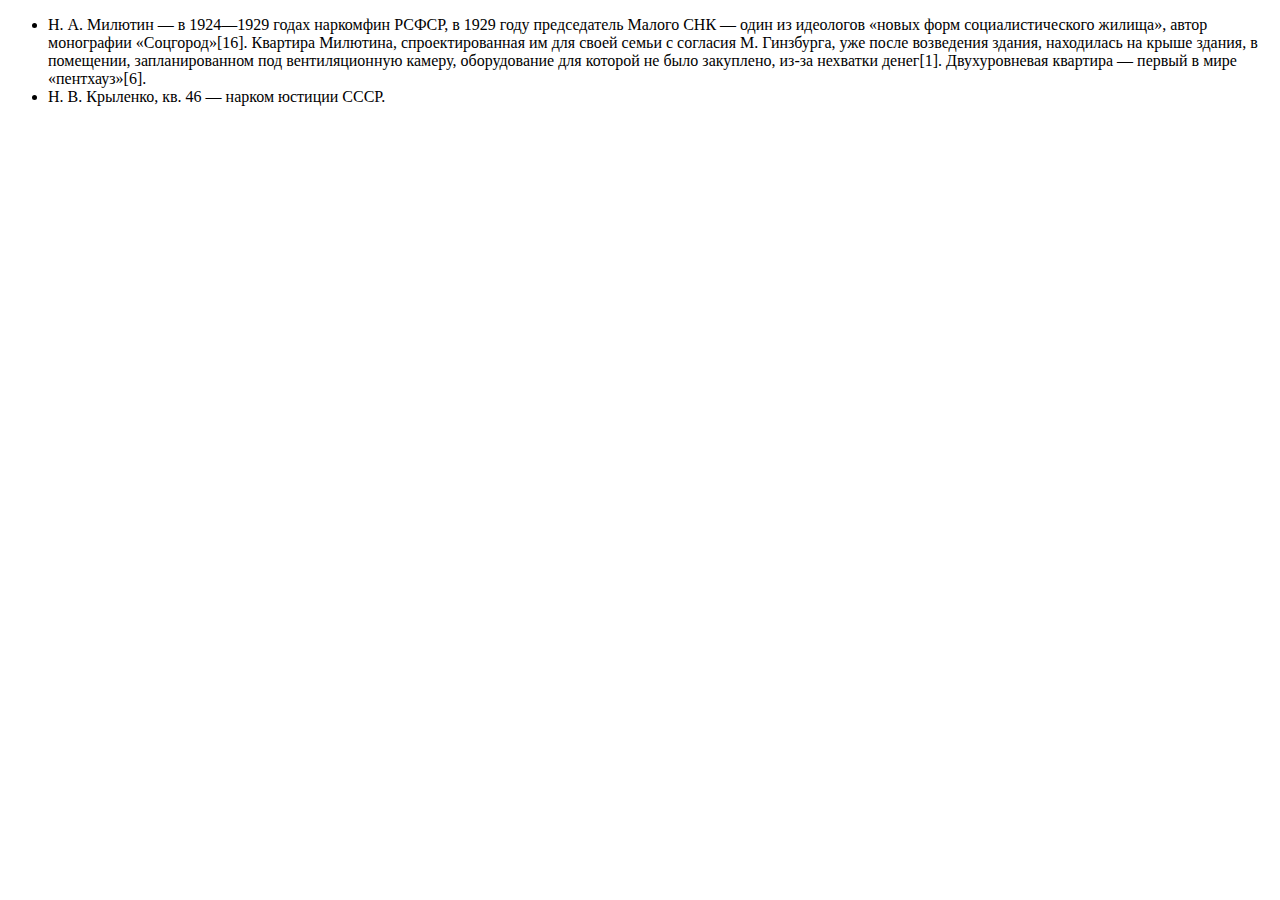
<file: mishgani/resetttt.html>
<!DOCTYPE html>
<html>
  <head>
    <meta charset="utf-8">
    <title></title>
  </head>
  <body>
    <ul>
      <li>Н. А. Милютин — в 1924—1929 годах наркомфин РСФСР, в 1929 году председатель Малого СНК — один из идеологов «новых форм социалистического жилища», автор монографии «Соцгород»[16]. Квартира Милютина, спроектированная им для своей семьи с согласия М. Гинзбурга, уже после возведения здания, находилась на крыше здания, в помещении, запланированном под вентиляционную камеру, оборудование для которой не было закуплено, из-за нехватки денег[1]. Двухуровневая квартира — первый в мире «пентхауз»[6].</li>
      <li>Н. В. Крыленко, кв. 46 — нарком юстиции СССР.</li>
    </ul>  
  </body>
</html>
</file>
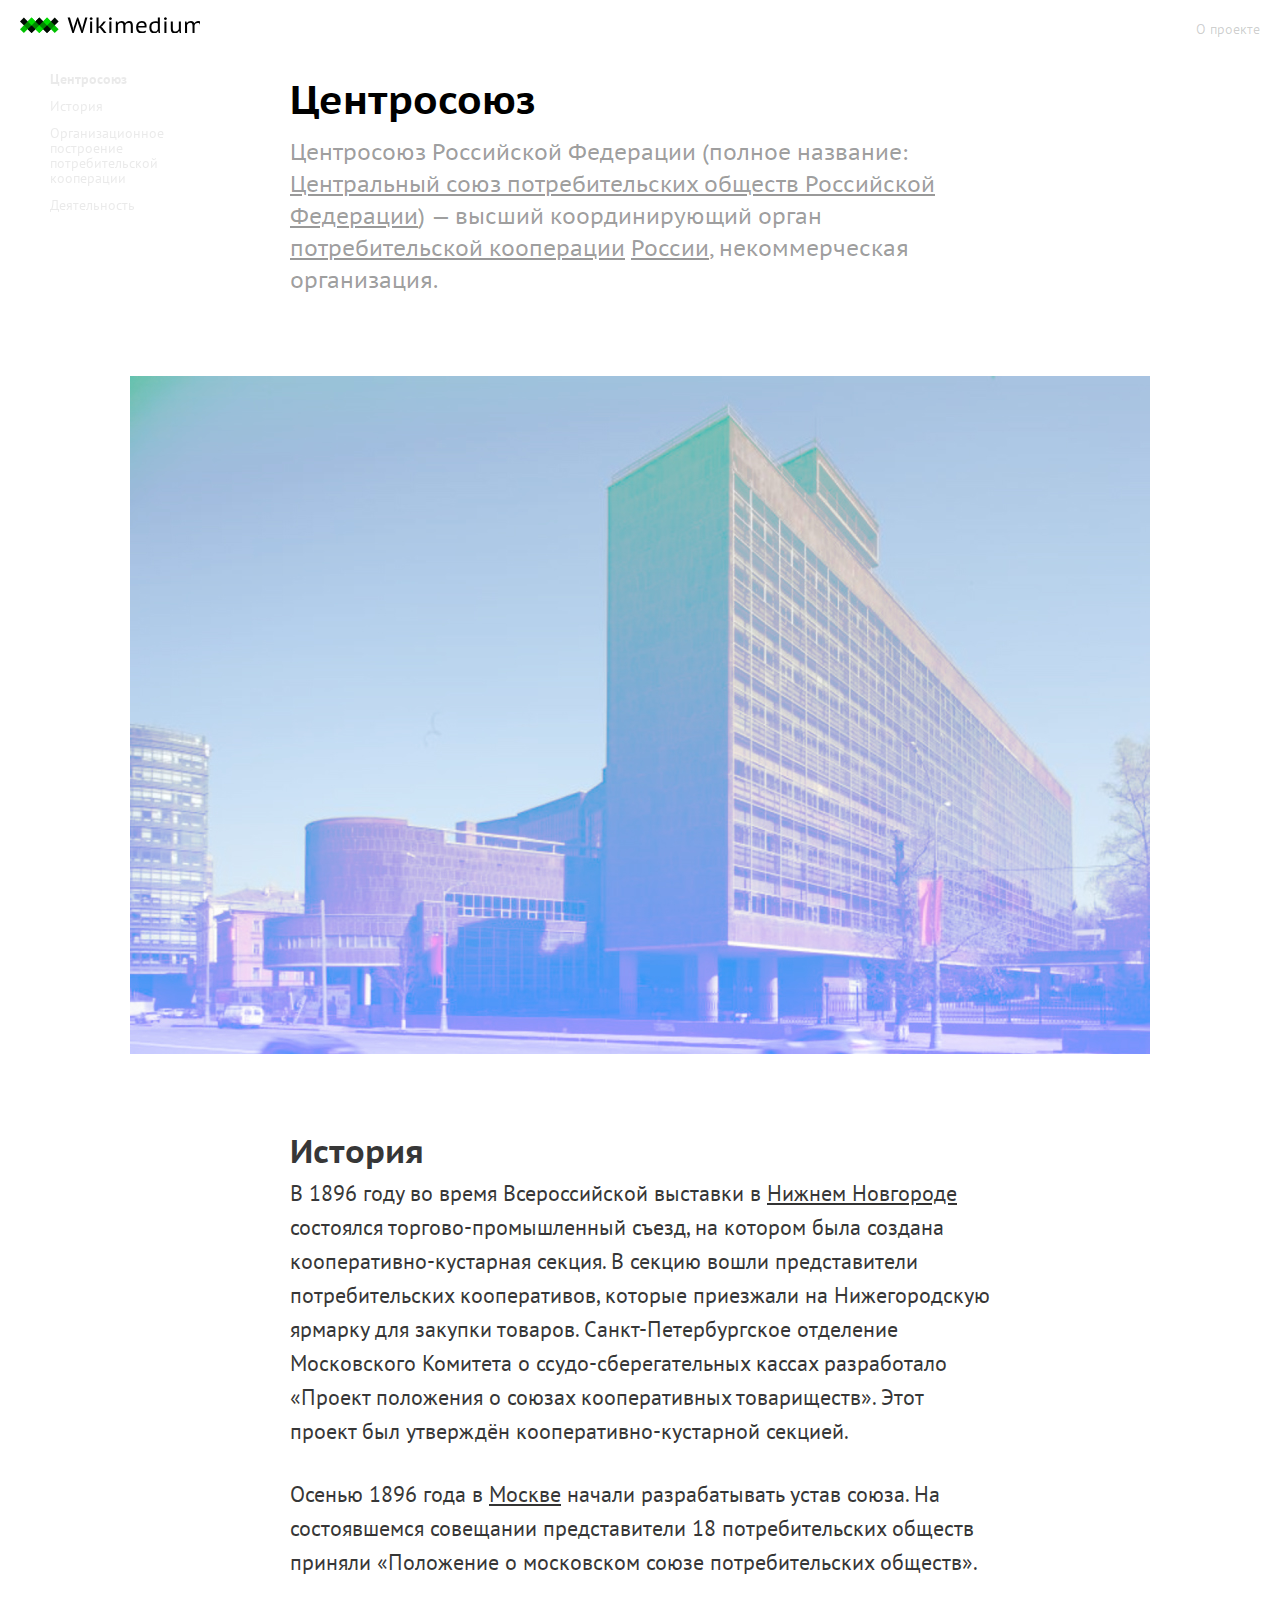
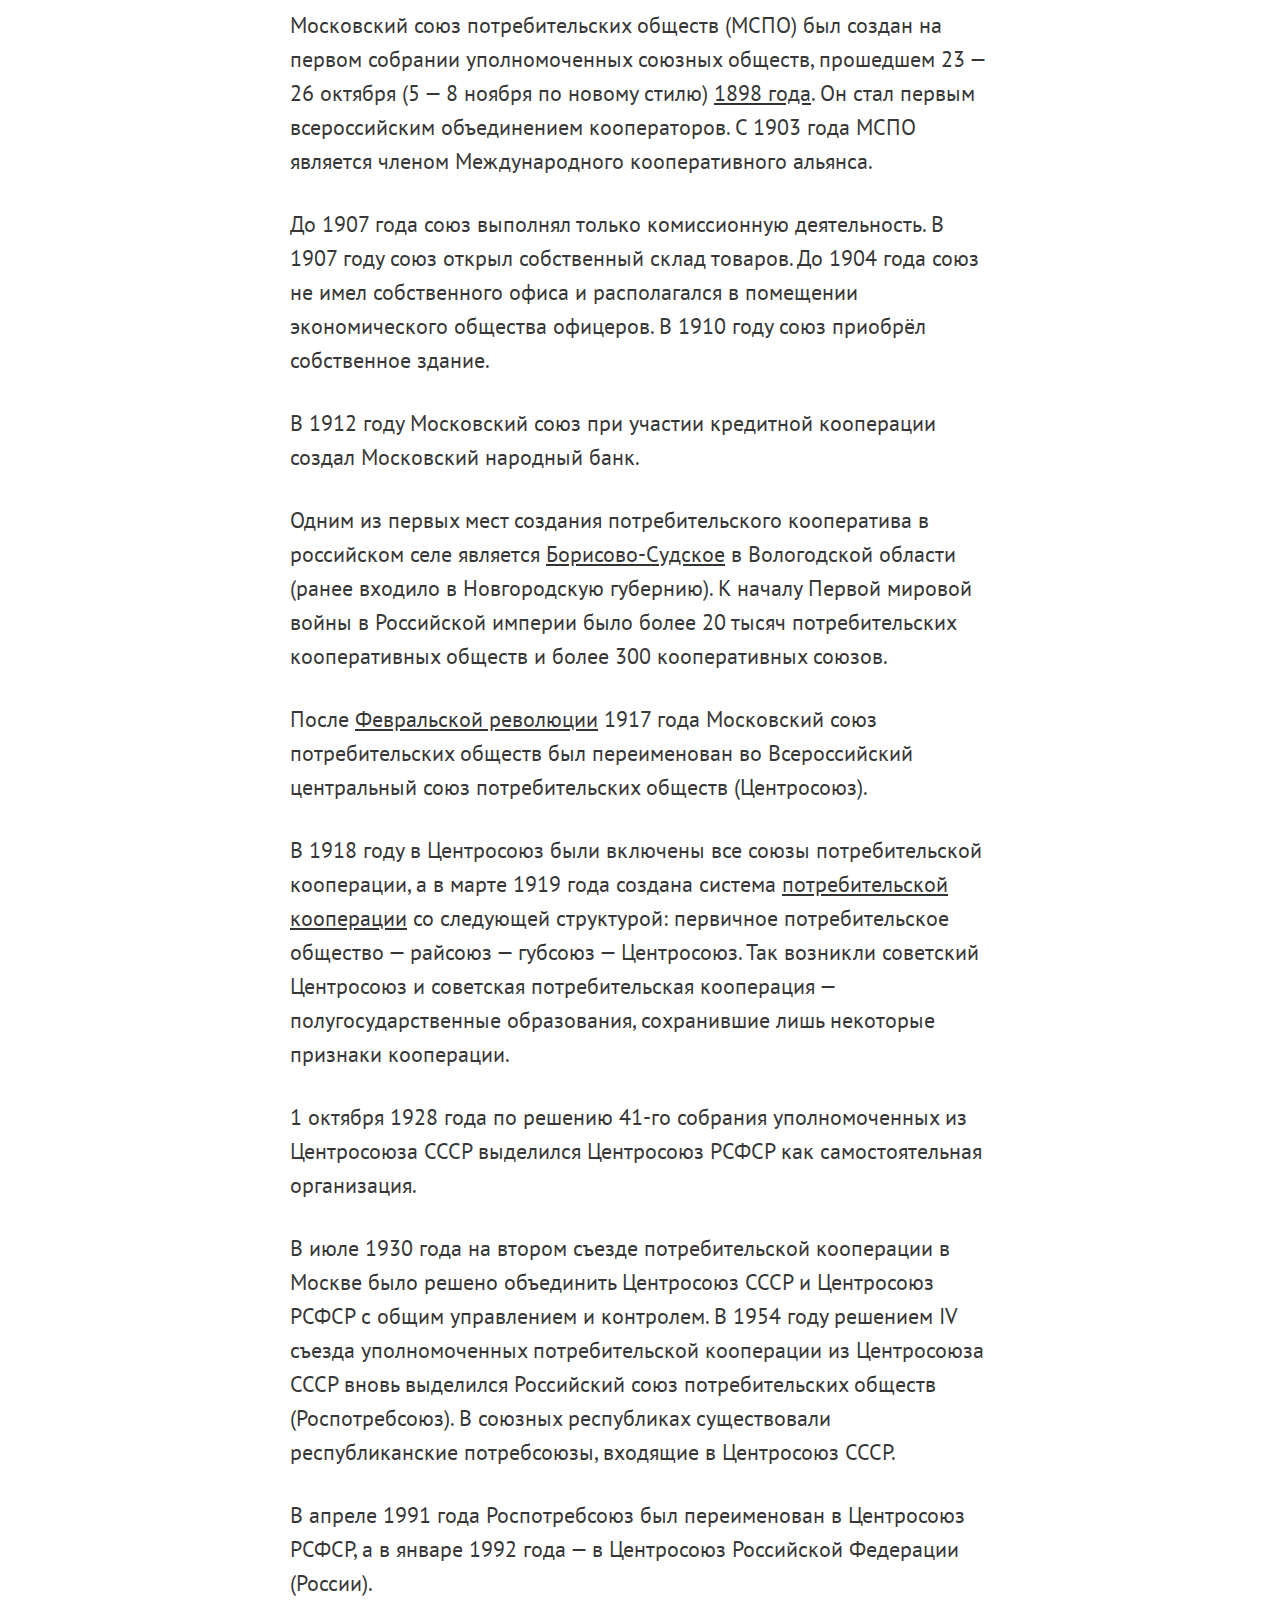
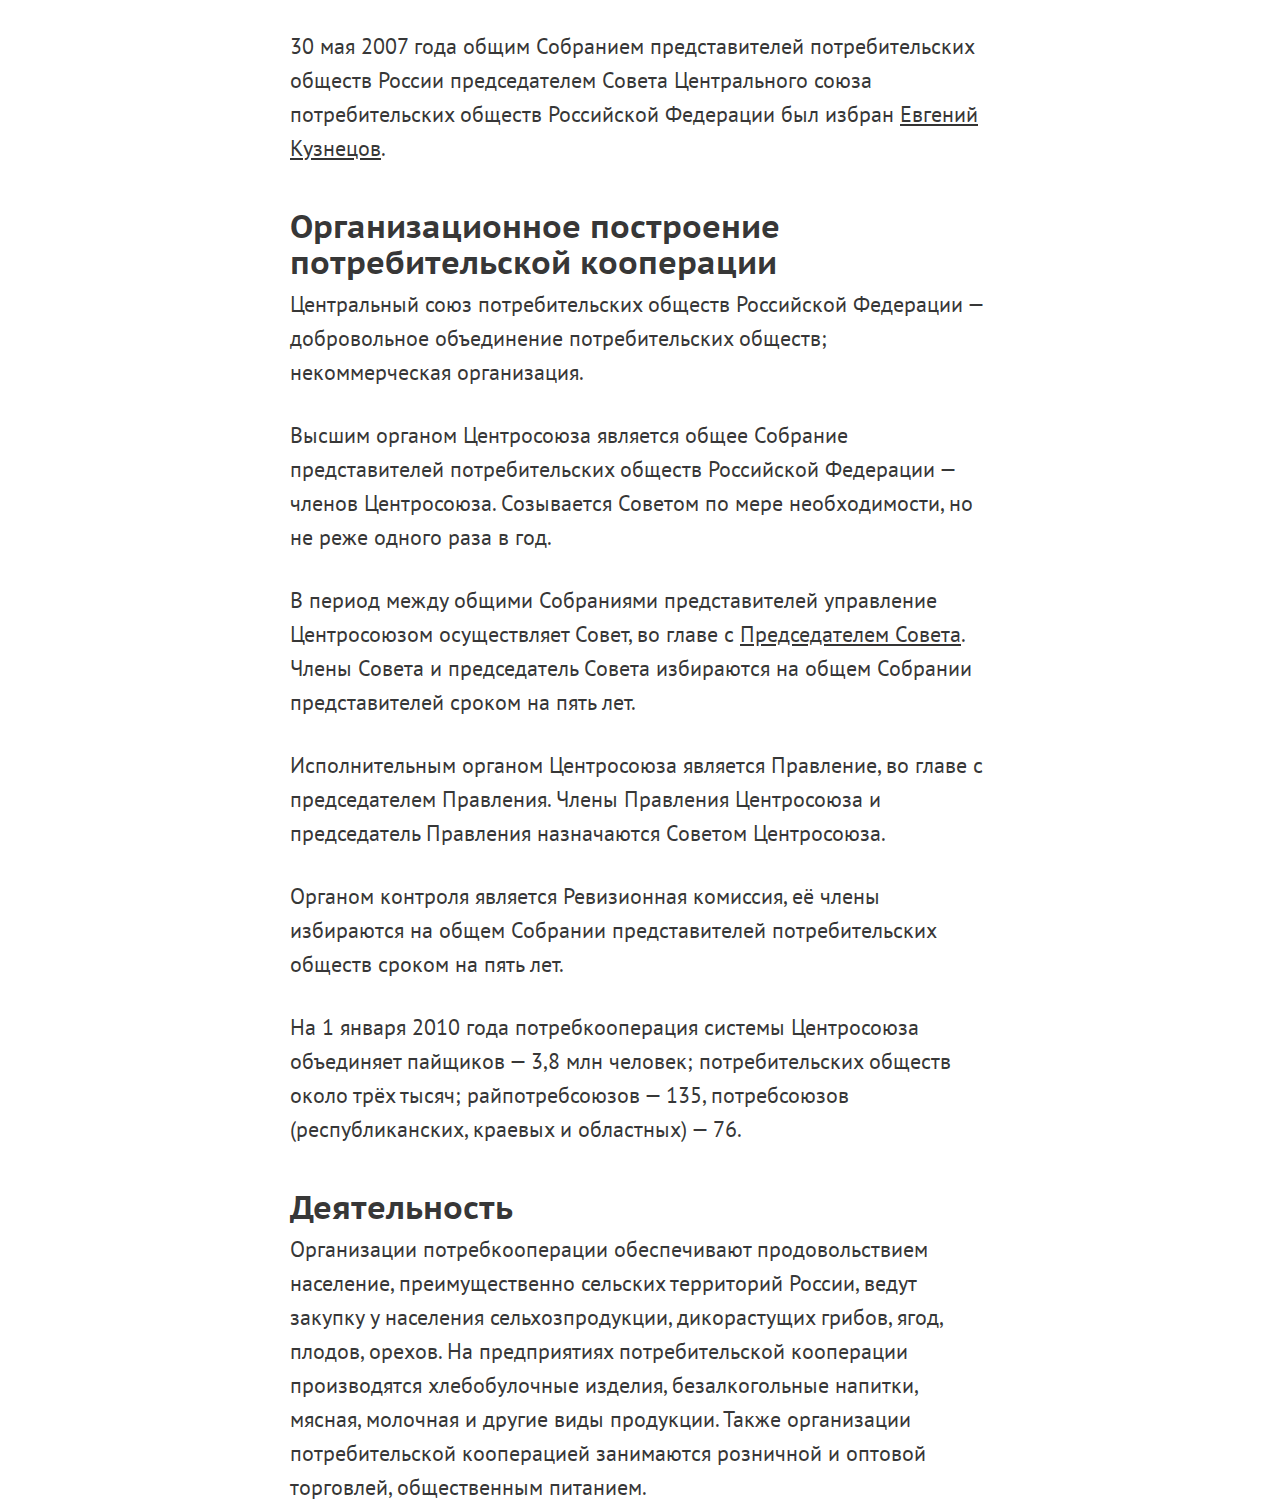
<file: timofeyskij/centrsouz.html>
<!DOCTYPE html>
<html>
  <head>
    <meta charset="utf-8">
    <title>Центросоюз</title>
    <link rel="stylesheet" href="stylesheets/style.css">
    <script src="javascripts/jquery-3.1.1.js" charset="utf-8"></script>
    <script src="javascripts/sidebar.js" charset="utf-8"></script>
  </head>
  <body>
    <nav class="menubar">
      <a class="logo" href=""></a>
      <a class="about" href="">О проекте</a>
    </nav>

    <nav class="sidebar">
      <ul>
        <li><a href="#s1">Центросоюз</a></li>
        <li><a href="#s2">История</a></li>
        <li><a href="#s3">Организационное построение потребительской кооперации</a></li>
        <li><a href="#s4">Деятельность</a></li>
      </ul>
    </nav>

    <article class="content">
      <h1 id="s1">Центросоюз</h1>
      <p>Центросоюз Российской Федерации (полное название: <a target=_blank href="http://www.rus.coop/">Центральный союз потребительских обществ Российской Федерации</a>) — высший координирующий орган <a target=_blank href="https://ru.wikipedia.org/wiki/%D0%9F%D0%BE%D1%82%D1%80%D0%B5%D0%B1%D0%B8%D1%82%D0%B5%D0%BB%D1%8C%D1%81%D0%BA%D0%BE%D0%B5_%D0%BE%D0%B1%D1%89%D0%B5%D1%81%D1%82%D0%B2%D0%BE">потребительской кооперации</a> <a target=_blank href="https://ru.wikipedia.org/wiki/%D0%A0%D0%BE%D1%81%D1%81%D0%B8%D1%8F">России</a>, некоммерческая организация.</p>

      <img src="images/centrosouz.jpg" alt="Центрсоюз" />

      <h2 id="s2">История</h2>
      <p>В 1896 году во время Всероссийской выставки в <a target=_blank href="https://ru.wikipedia.org/wiki/%D0%9D%D0%B8%D0%B6%D0%BD%D0%B8%D0%B9_%D0%9D%D0%BE%D0%B2%D0%B3%D0%BE%D1%80%D0%BE%D0%B4">Нижнем Новгороде</a> состоялся торгово-промышленный съезд, на котором была создана кооперативно-кустарная секция. В секцию вошли представители потребительских кооперативов, которые приезжали на Нижегородскую ярмарку для закупки товаров. Санкт-Петербургское отделение Московского Комитета о ссудо-сберегательных кассах разработало «Проект положения о союзах кооперативных товариществ». Этот проект был утверждён кооперативно-кустарной секцией.</p>
      <p>Осенью 1896 года в <a target=_blank href="https://ru.wikipedia.org/wiki/%D0%9C%D0%BE%D1%81%D0%BA%D0%B2%D0%B0">Москве</a> начали разрабатывать устав союза. На состоявшемся совещании представители 18 потребительских обществ приняли «Положение о московском союзе потребительских обществ».</p>
      <p>Московский союз потребительских обществ (МСПО) был создан на первом собрании уполномоченных союзных обществ, прошедшем 23 — 26 октября (5 — 8 ноября по новому стилю) <a target=_blank href="https://ru.wikipedia.org/wiki/1898_%D0%B3%D0%BE%D0%B4">1898 года</a>. Он стал первым всероссийским объединением кооператоров. С 1903 года МСПО является членом Международного кооперативного альянса.</p>
      <p>До 1907 года союз выполнял только комиссионную деятельность. В 1907 году союз открыл собственный склад товаров. До 1904 года союз не имел собственного офиса и располагался в помещении экономического общества офицеров. В 1910 году союз приобрёл собственное здание.</p>
      <p>В 1912 году Московский союз при участии кредитной кооперации создал Московский народный банк.</p>
      <p>Одним из первых мест создания потребительского кооператива в российском селе является <a target=_blank href="https://ru.wikipedia.org/wiki/%D0%91%D0%BE%D1%80%D0%B8%D1%81%D0%BE%D0%B2%D0%BE-%D0%A1%D1%83%D0%B4%D1%81%D0%BA%D0%BE%D0%B5">Борисово-Судское</a> в Вологодской области (ранее входило в Новгородскую губернию). К началу Первой мировой войны в Российской империи было более 20 тысяч потребительских кооперативных обществ и более 300 кооперативных союзов.</p>
      <p>После <a target=_blank href="https://ru.wikipedia.org/wiki/%D0%A4%D0%B5%D0%B2%D1%80%D0%B0%D0%BB%D1%8C%D1%81%D0%BA%D0%B0%D1%8F_%D1%80%D0%B5%D0%B2%D0%BE%D0%BB%D1%8E%D1%86%D0%B8%D1%8F">Февральской революции</a> 1917 года Московский союз потребительских обществ был переименован во Всероссийский центральный союз потребительских обществ (Центросоюз).</p>
      <p>В 1918 году в Центросоюз были включены все союзы потребительской кооперации, а в марте 1919 года создана система <a target=_blank href="https://ru.wikipedia.org/wiki/%D0%9F%D0%BE%D1%82%D1%80%D0%B5%D0%B1%D0%B8%D1%82%D0%B5%D0%BB%D1%8C%D1%81%D0%BA%D0%B8%D0%B9_%D0%BA%D0%BE%D0%BE%D0%BF%D0%B5%D1%80%D0%B0%D1%82%D0%B8%D0%B2">потребительской кооперации</a> со следующей структурой: первичное потребительское общество — райсоюз — губсоюз — Центросоюз. Так возникли советский Центросоюз и советская потребительская кооперация — полугосударственные образования, сохранившие лишь некоторые признаки кооперации.</p>
      <p>1 октября 1928 года по решению 41-го собрания уполномоченных из Центросоюза СССР выделился Центросоюз РСФСР как самостоятельная организация.</p>
      <p>В июле 1930 года на втором съезде потребительской кооперации в Москве было решено объединить Центросоюз СССР и Центросоюз РСФСР с общим управлением и контролем. В 1954 году решением IV съезда уполномоченных потребительской кооперации из Центросоюза СССР вновь выделился Российский союз потребительских обществ (Роспотребсоюз). В союзных республиках существовали республиканские потребсоюзы, входящие в Центросоюз СССР.</p>
      <p>В апреле 1991 года Роспотребсоюз был переименован в Центросоюз РСФСР, а в январе 1992 года — в Центросоюз Российской Федерации (России).</p>
      <p>30 мая 2007 года общим Собранием представителей потребительских обществ России председателем Совета Центрального союза потребительских обществ Российской Федерации был избран <a target=_blank href="https://ru.wikipedia.org/wiki/%D0%9A%D1%83%D0%B7%D0%BD%D0%B5%D1%86%D0%BE%D0%B2,_%D0%95%D0%B2%D0%B3%D0%B5%D0%BD%D0%B8%D0%B9_%D0%9D%D0%B8%D0%BA%D0%BE%D0%BB%D0%B0%D0%B5%D0%B2%D0%B8%D1%87_(%D0%BF%D0%BE%D0%BB%D0%B8%D1%82%D0%B8%D0%BA)">Евгений Кузнецов</a>.</p>

      <h2 id="s3">Организационное построение потребительской кооперации</h2>
      <p>Центральный союз потребительских обществ Российской Федерации — добровольное объединение потребительских обществ; некоммерческая организация.</p>
      <p>Высшим органом Центросоюза является общее Собрание представителей потребительских обществ Российской Федерации — членов Центросоюза. Созывается Советом по мере необходимости, но не реже одного раза в год.</p>
      <p>В период между общими Собраниями представителей управление Центросоюзом осуществляет Совет, во главе с <a target=_blank href="http://www.rus.coop/union/89590/95348">Председателем Совета</a>. Члены Совета и председатель Совета избираются на общем Собрании представителей сроком на пять лет.</p>
      <p>Исполнительным органом Центросоюза является Правление, во главе с председателем Правления. Члены Правления Центросоюза и председатель Правления назначаются Советом Центросоюза.</p>
      <p>Органом контроля является Ревизионная комиссия, её члены избираются на общем Собрании представителей потребительских обществ сроком на пять лет.</p>
      <p>На 1 января 2010 года потребкооперация системы Центросоюза объединяет пайщиков — 3,8 млн человек; потребительских обществ около трёх тысяч; райпотребсоюзов — 135, потребсоюзов (республиканских, краевых и областных) — 76.</p>

      <h2 id="s4">Деятельность</h2>
      <p>Организации потребкооперации обеспечивают продовольствием население, преимущественно сельских территорий России, ведут закупку у населения сельхозпродукции, дикорастущих грибов, ягод, плодов, орехов. На предприятиях потребительской кооперации производятся хлебобулочные изделия, безалкогольные напитки, мясная, молочная и другие виды продукции. Также организации потребительской кооперацией занимаются розничной и оптовой торговлей, общественным питанием.</p>

    </article>
  </body>
</html>
</file>
<file: akorshunovaa/style.css>
@import "reset.css";
@import "layout.css";
</file>
<file: borisenkovvl/style.css>
@import "reset.css";
@import url('https://fonts.googleapis.com/css?family=PT+Sans+Caption:400,700|PT+Sans:400,400i,700,700i&subset=cyrillic');

@import "layout.css";
</file>
<file: korobovkorobov88/style.css>
@import "reset.css";
@import url('https://fonts.googleapis.com/css?family=PT+Sans+Caption:400,700|PT+Sans:400,400i,700,700i&subset=cyrillic');

@import "layout.css";
</file>
<file: nastyakamel/style.css>
@import "reset.css";
@import "layout.css";
</file>
<file: p.lozovskiy/style.css>
@import "reset.css";
@import url('https://fonts.googleapis.com/css?family=PT+Sans+Caption:400,700|PT+Sans:400,400i,700,700i&subset=cyrillic');
@import "layout.css";
</file>
<file: timofeyskij/stylesheets/style.css>
@import "reset.css";
@import url('https://fonts.googleapis.com/css?family=PT+Sans+Caption:400,700|PT+Sans:400,400i,700,700i&subset=cyrillic');
@import "social-likes.css";

@import "layout.css";
@import "content.css";
@import "sidebar.css";
@import "menubar.css";
@import "posts.css";
@import "landing.css";
@import "share2.css";
@import "ui.css";

@import "responsive.css";
</file>
<file: viktoriyagridchina/style.css>
@import "reset.css";
@import url('https://fonts.googleapis.com/css?family=PT+Sans+Caption:400,700|PT+Sans:400,400i,700,700i&subset=cyrillic');
@import "layout.css";
</file>
<file: VitaliyTu/style.css>
@import "reset.css";
@import url('https://fonts.googleapis.com/css?family=PT+Sans+Caption:400,700|PT+Sans:400,400i,700,700i&subset=cyrillic');

@import "layout.css";
</file>
<file: zakharday/style.css>
@import "reset.css";
@import url('https://fonts.googleapis.com/css?family=PT+Sans+Caption:400,700|PT+Sans:400,400i,700,700i&subset=cyrillic');

@import "layout.css";
</file>
<file: mishgani/style.css>
@import "reset.css";
@import url('https://fonts.googleapis.com/css?family=PT+Sans+Caption:400,700|PT+Sans:400,400i,700,700i&subset=cyrillic');

@import "layout.css";
</file>
